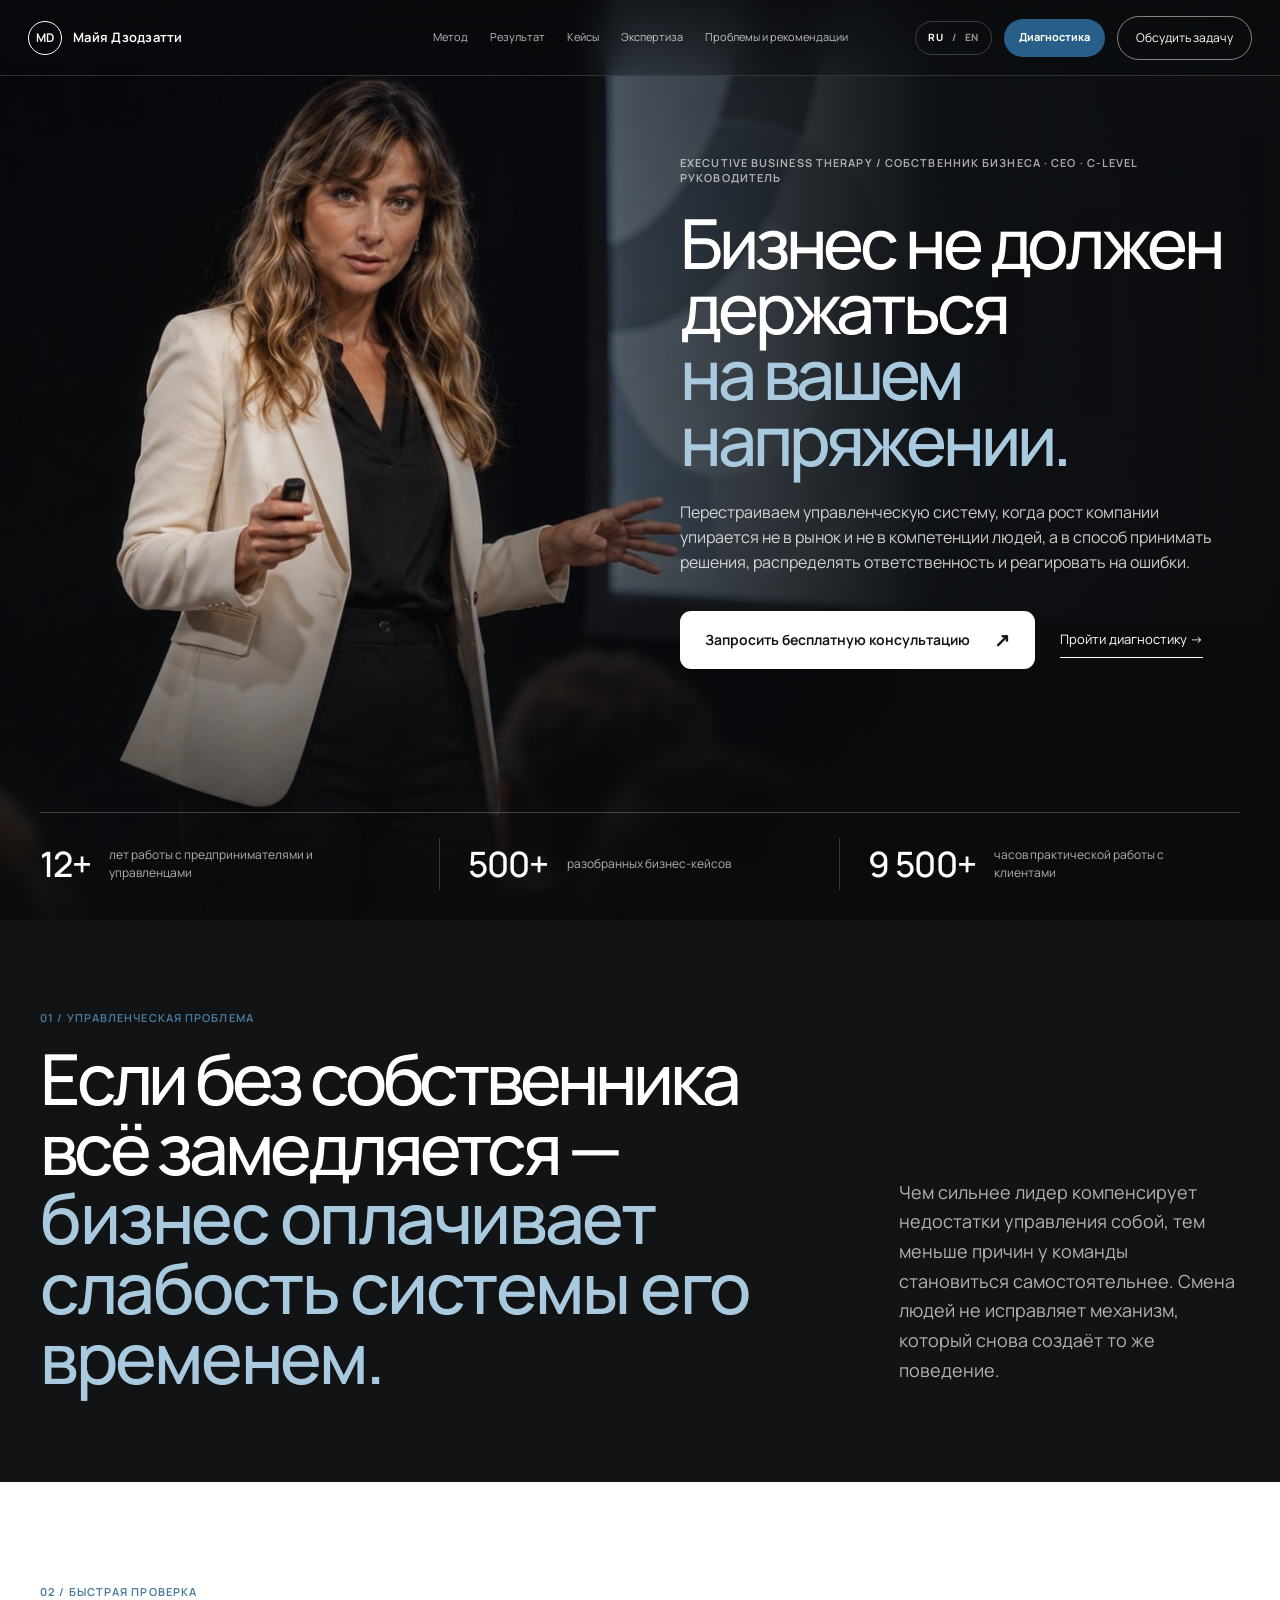
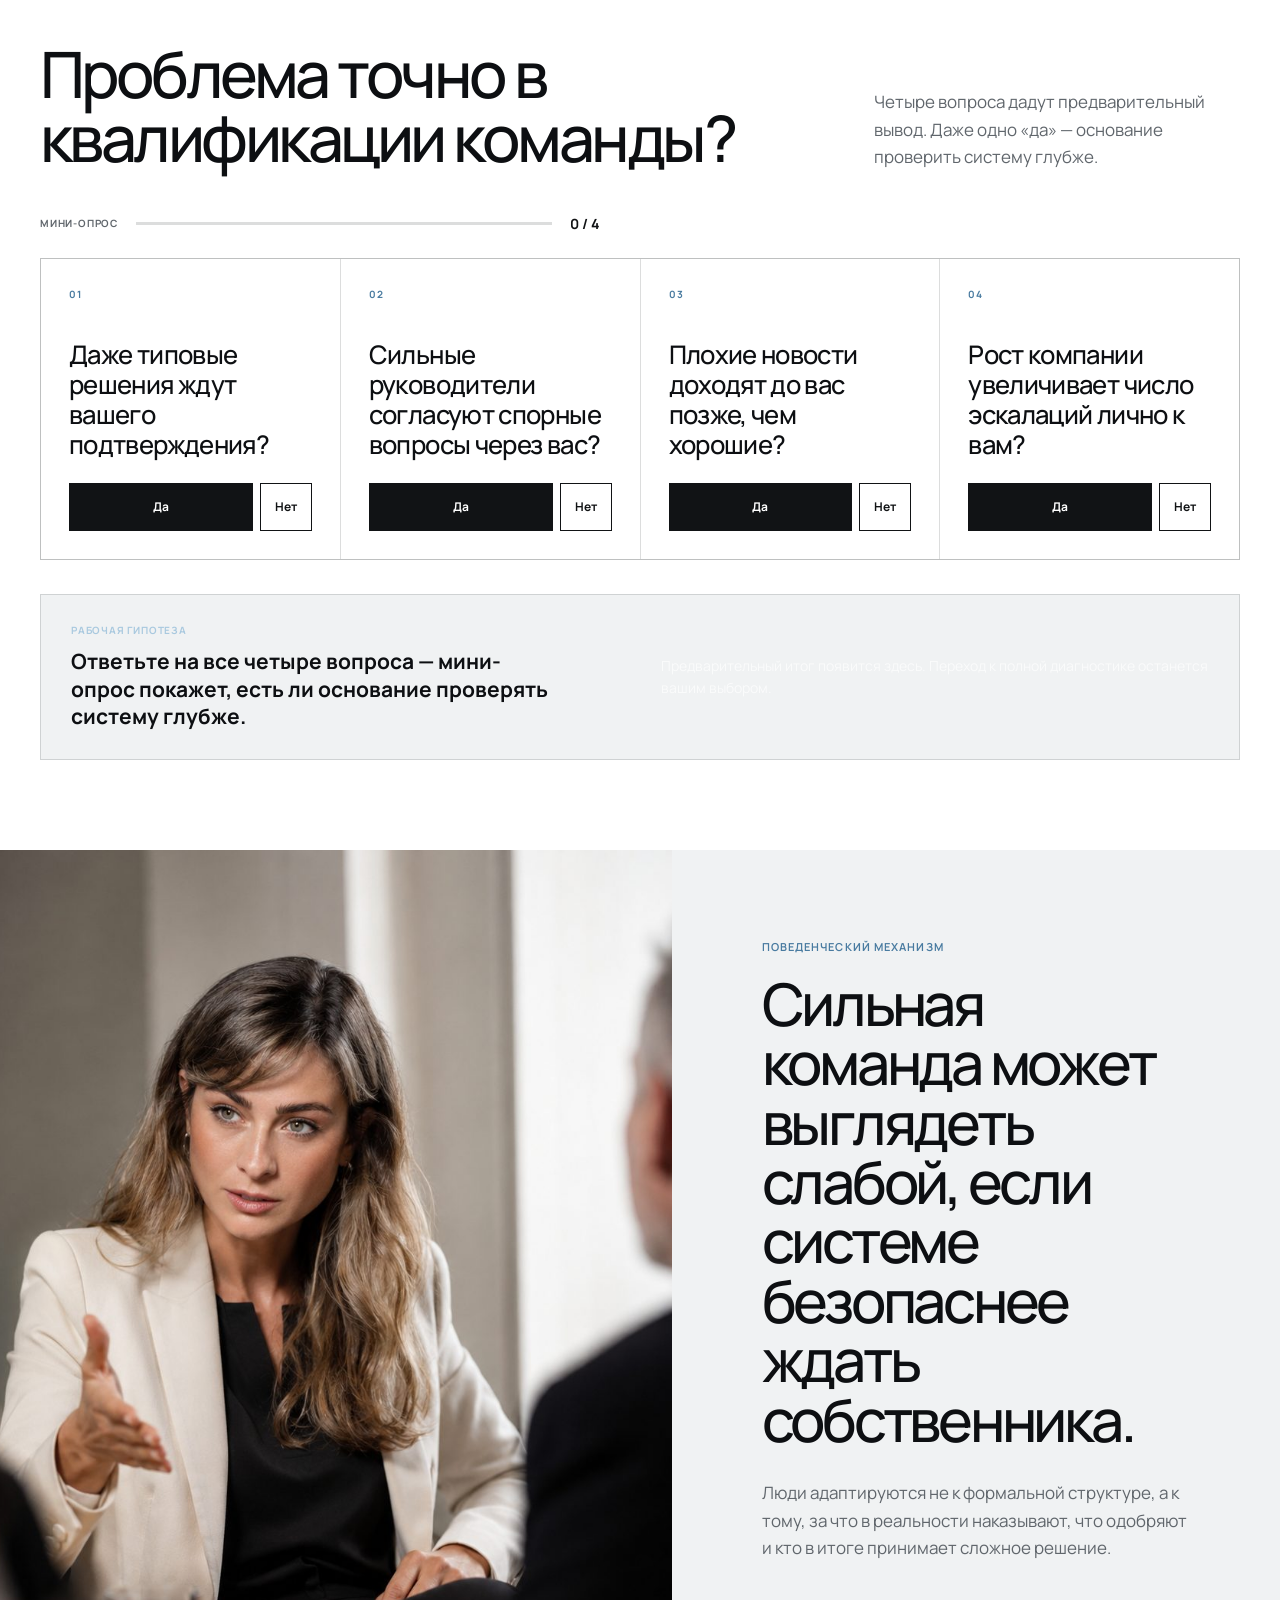
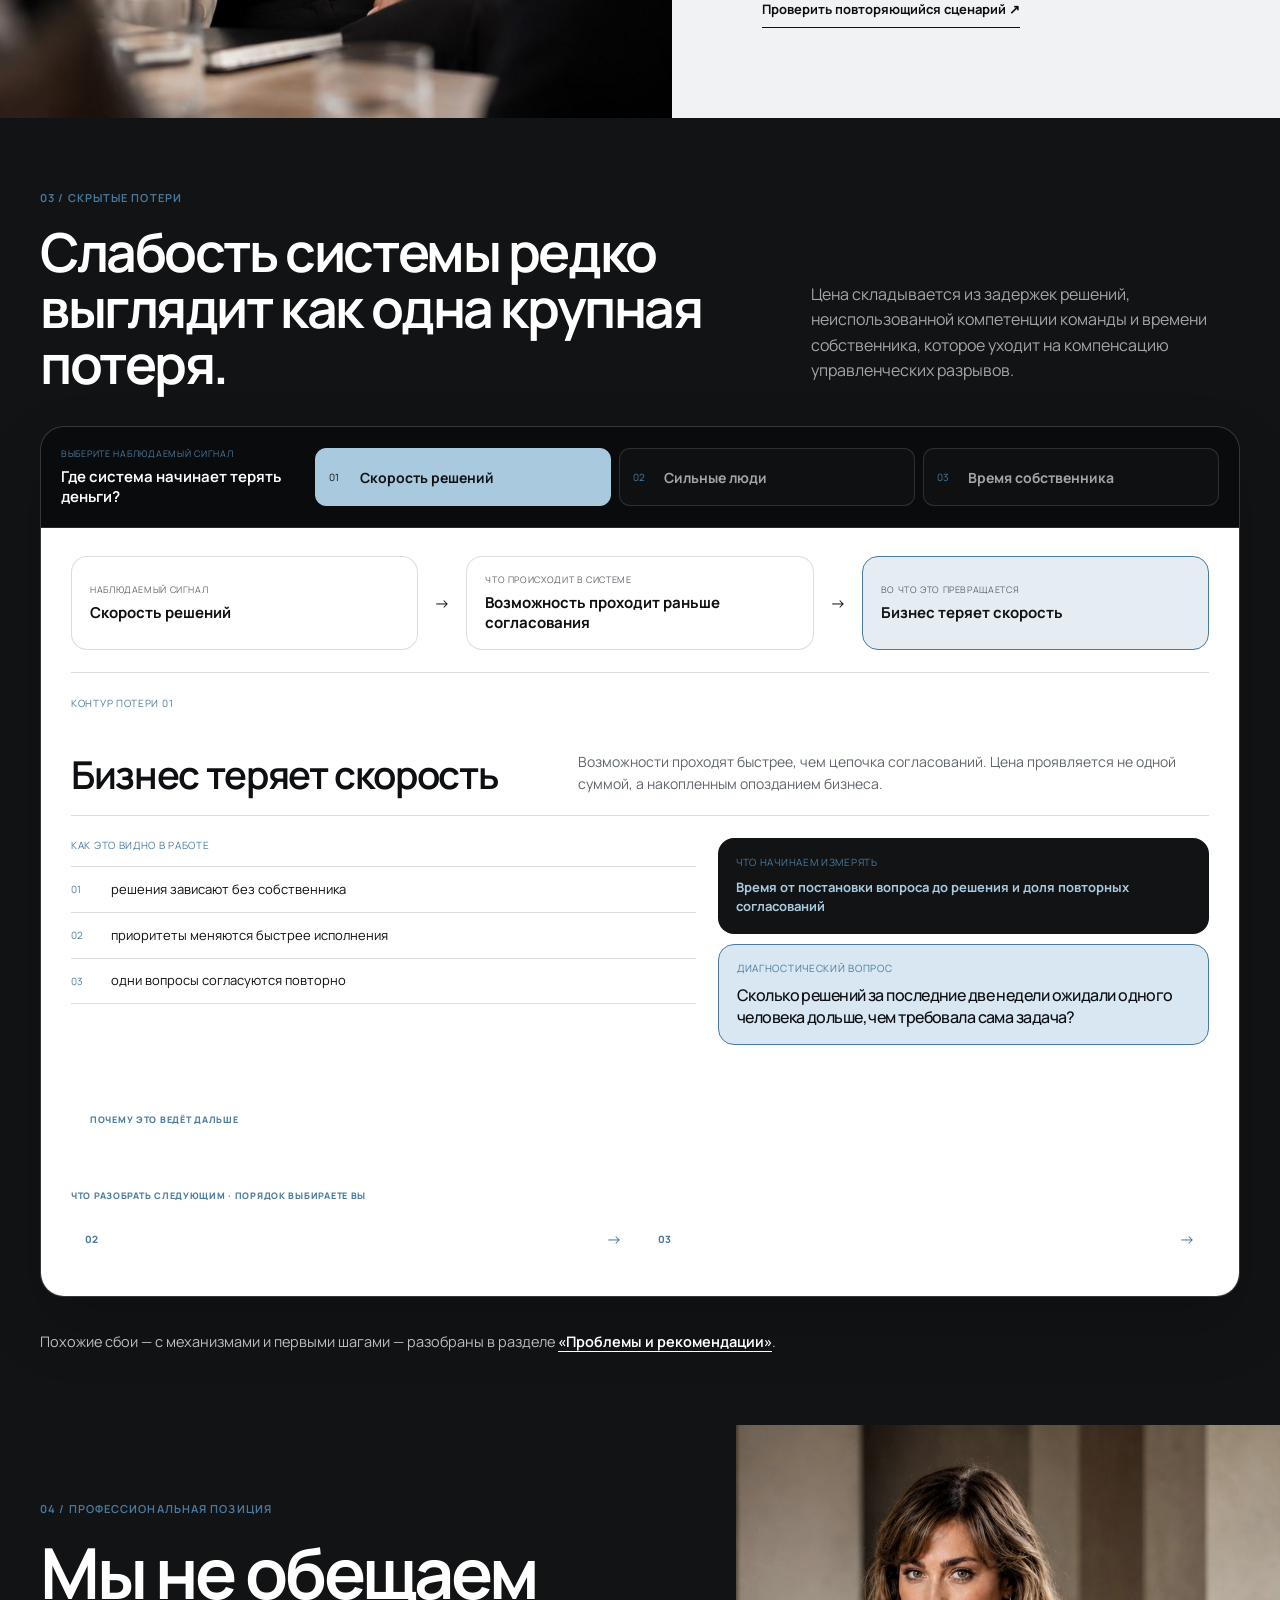
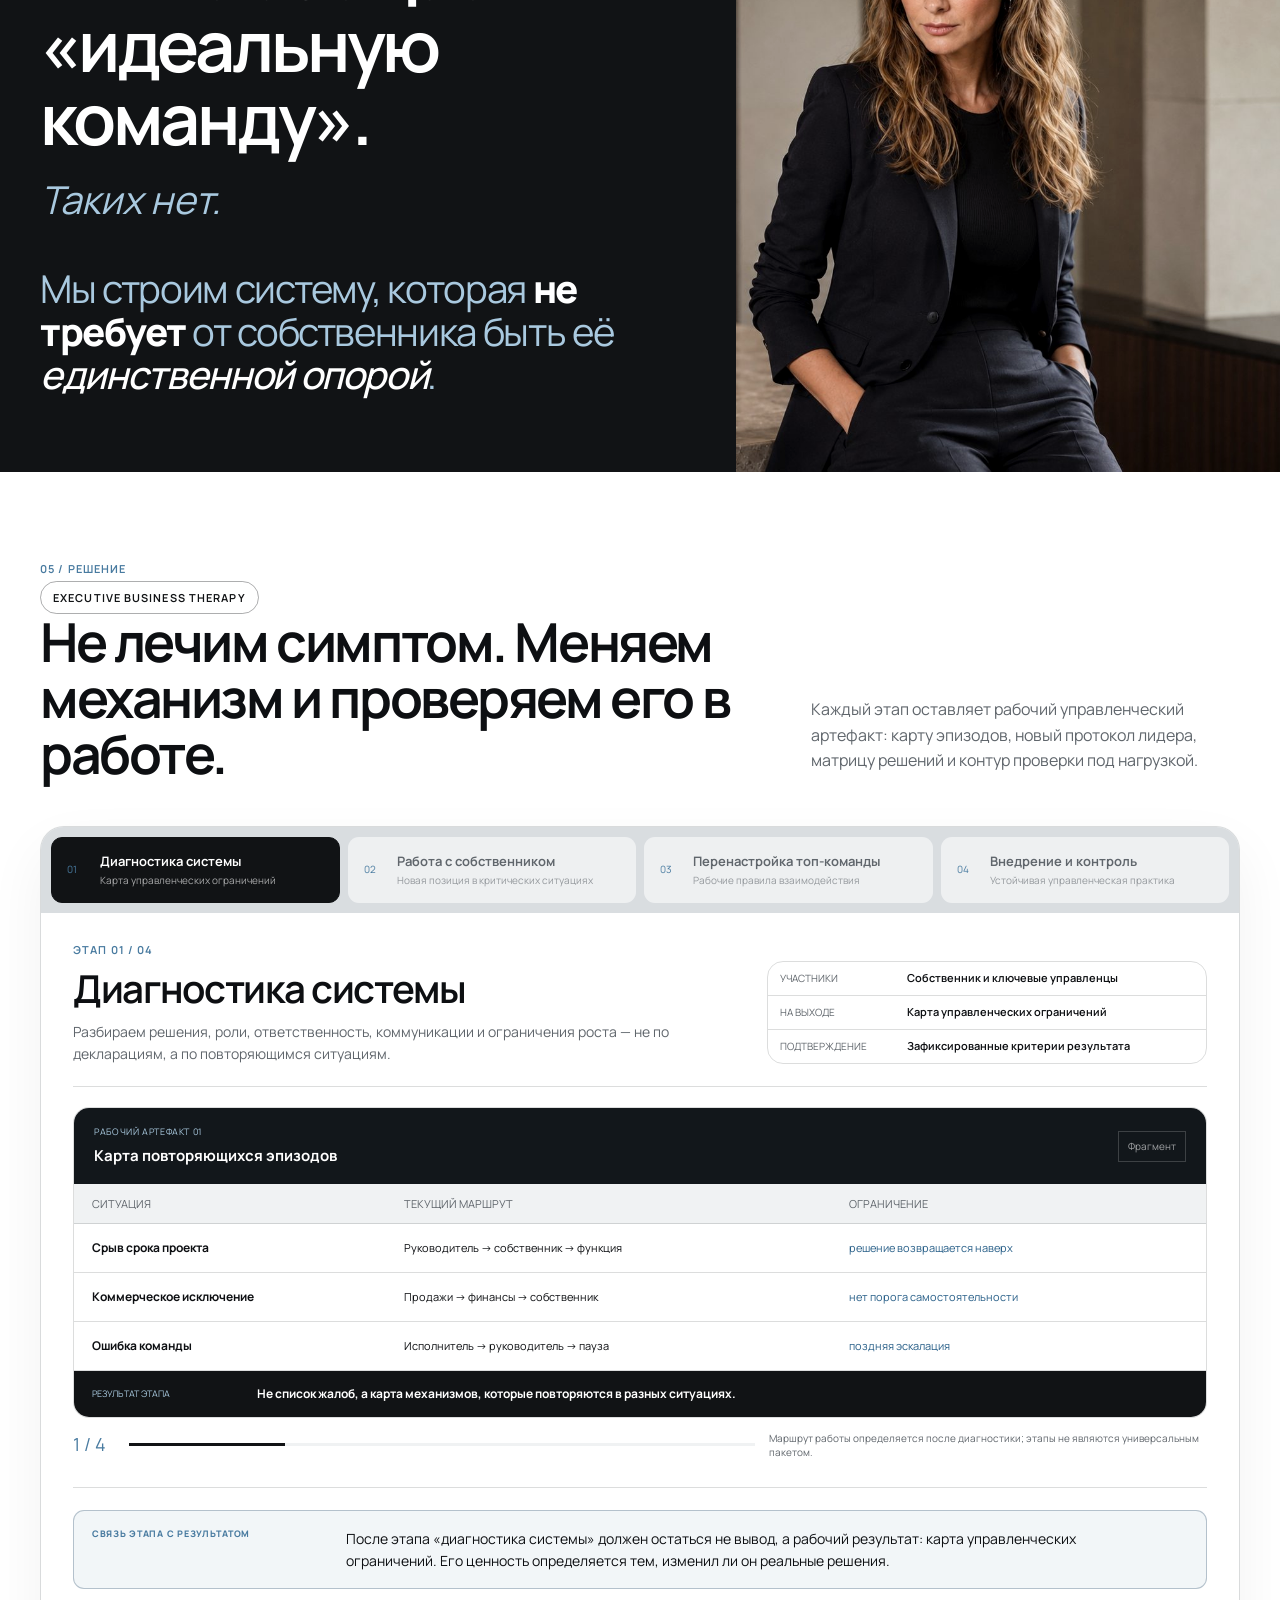
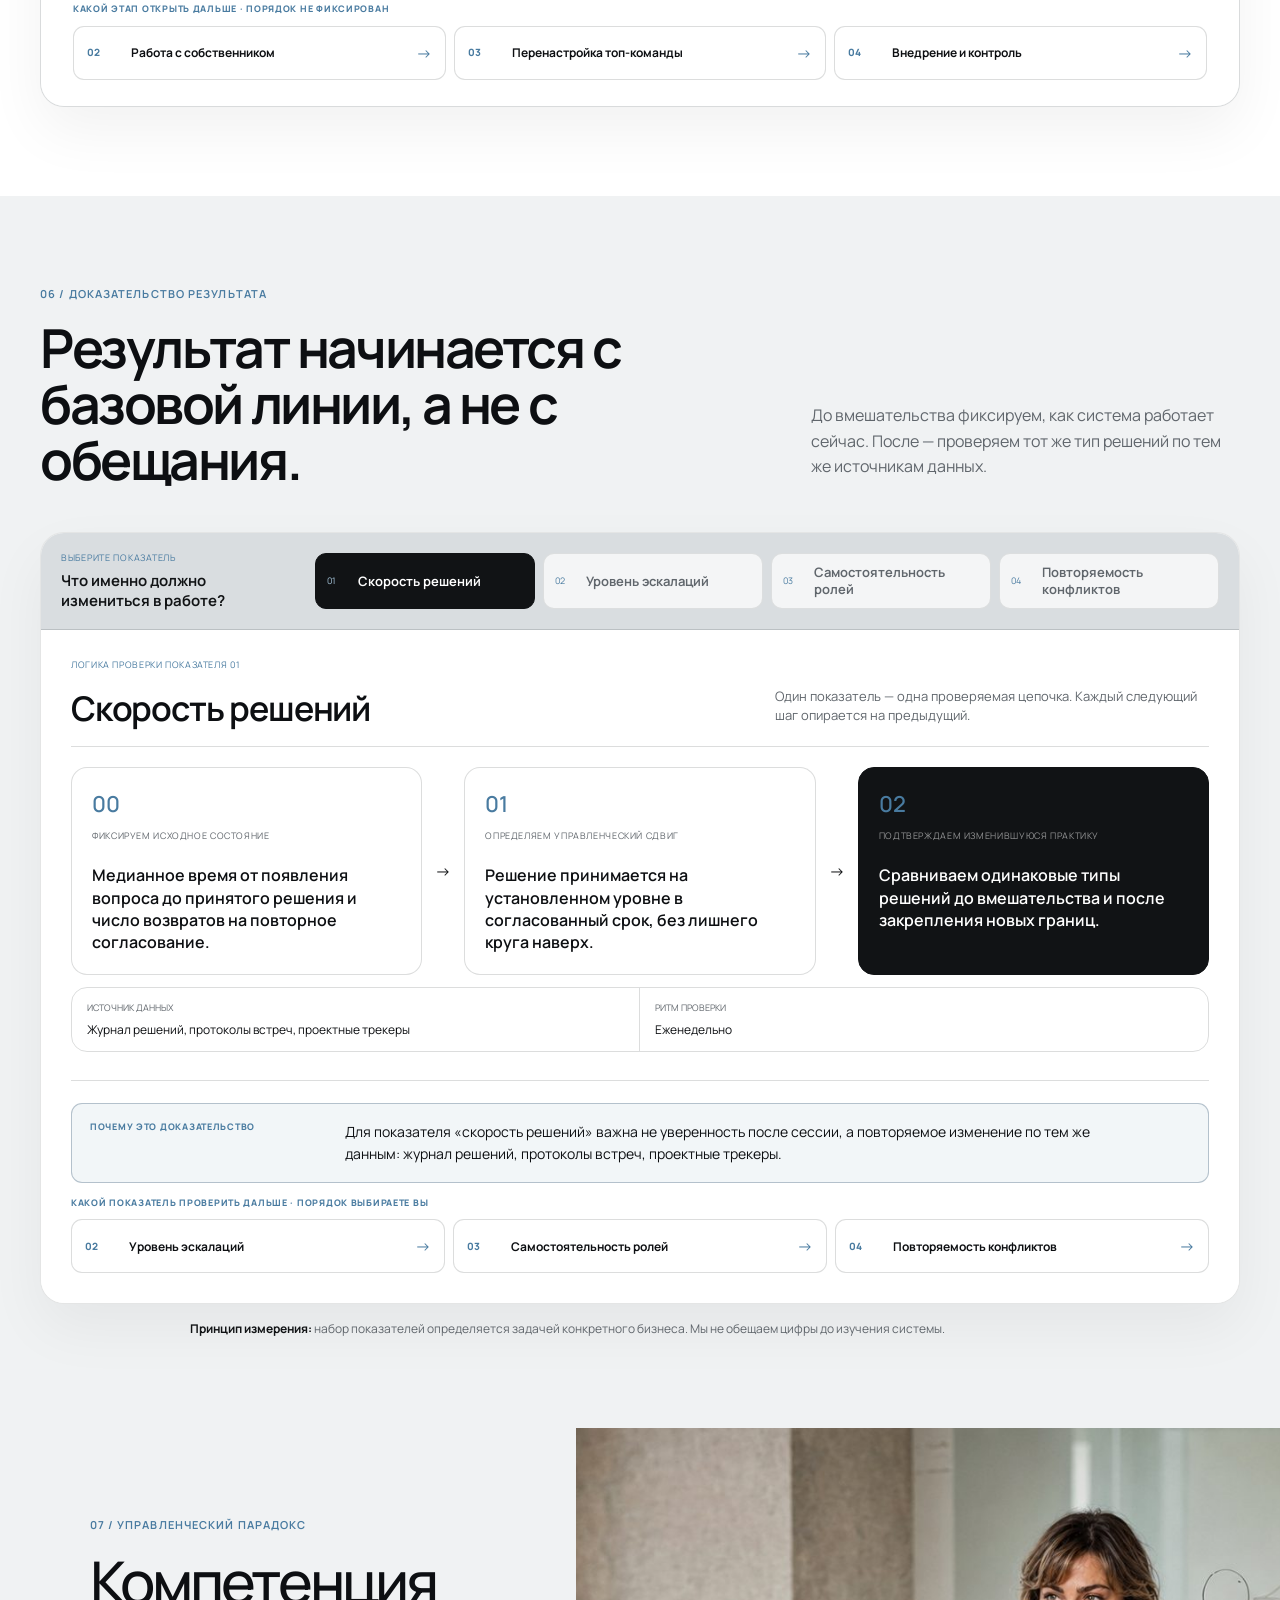
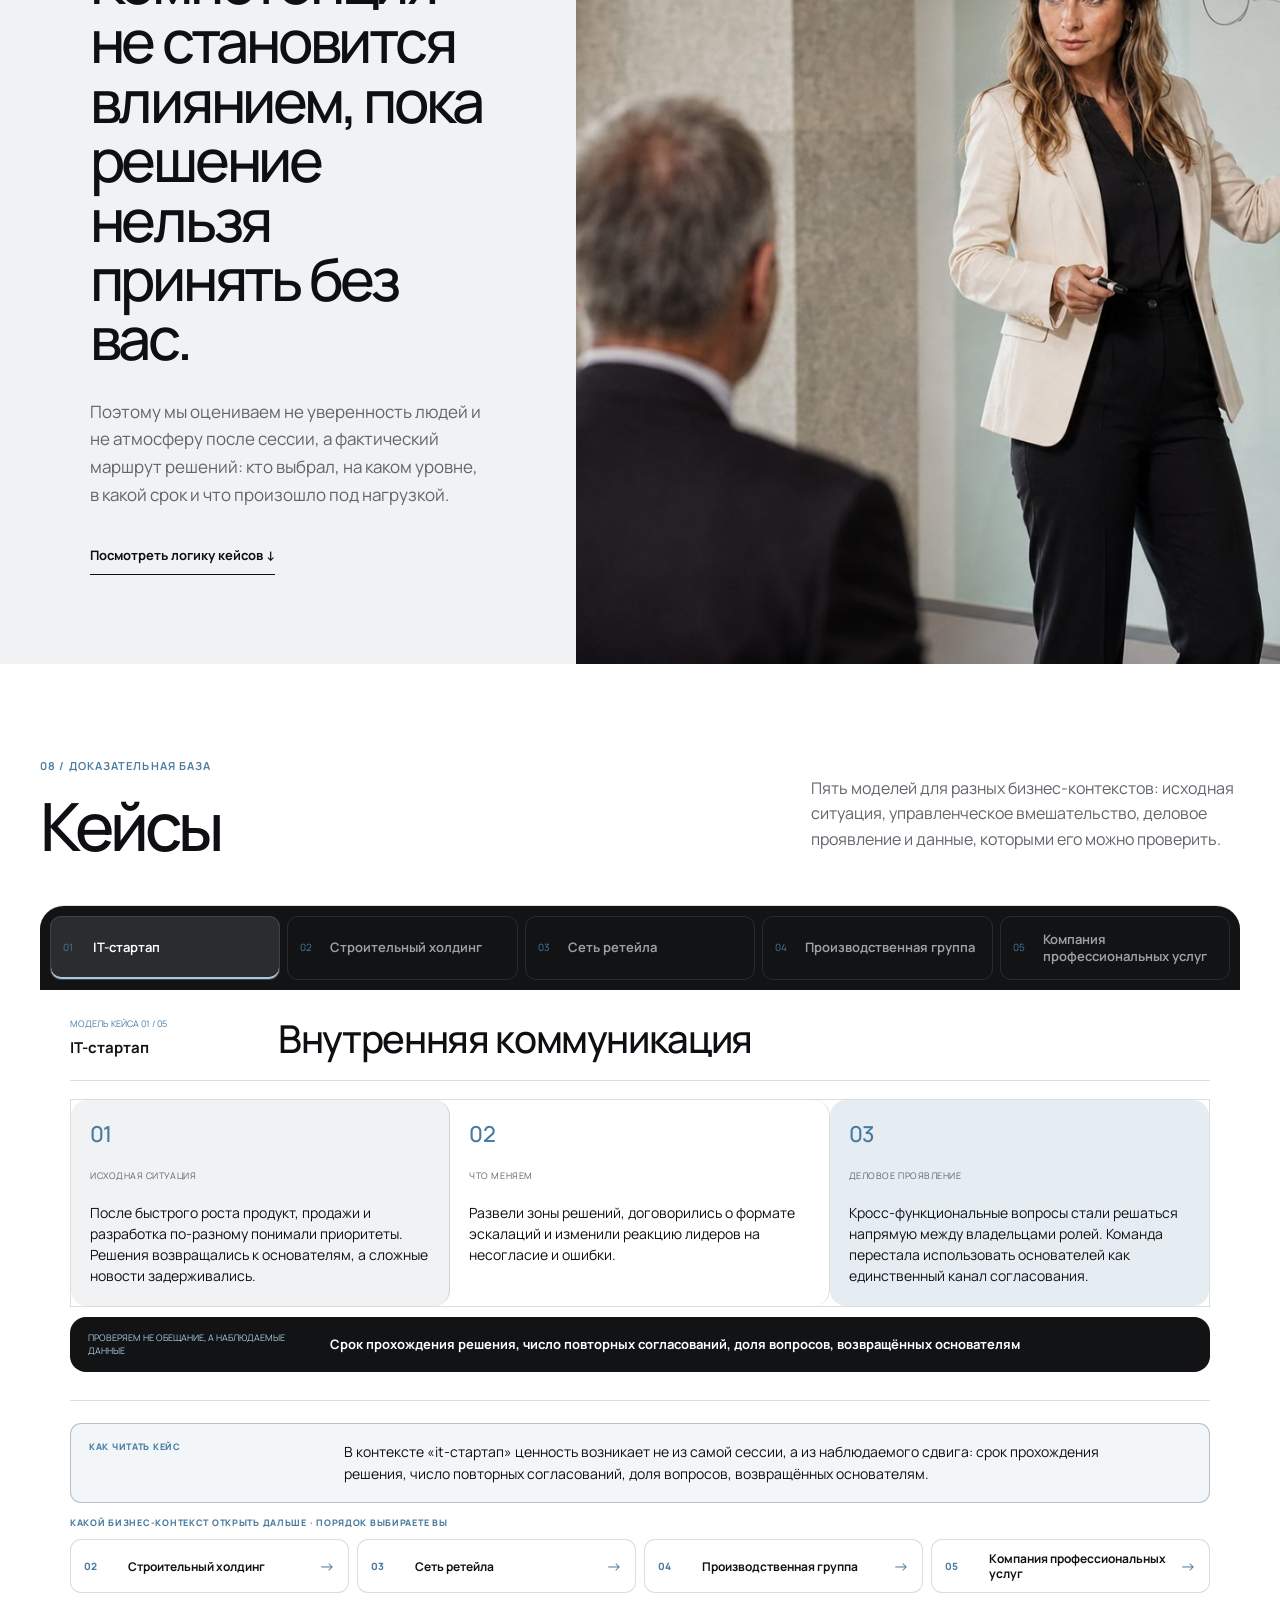
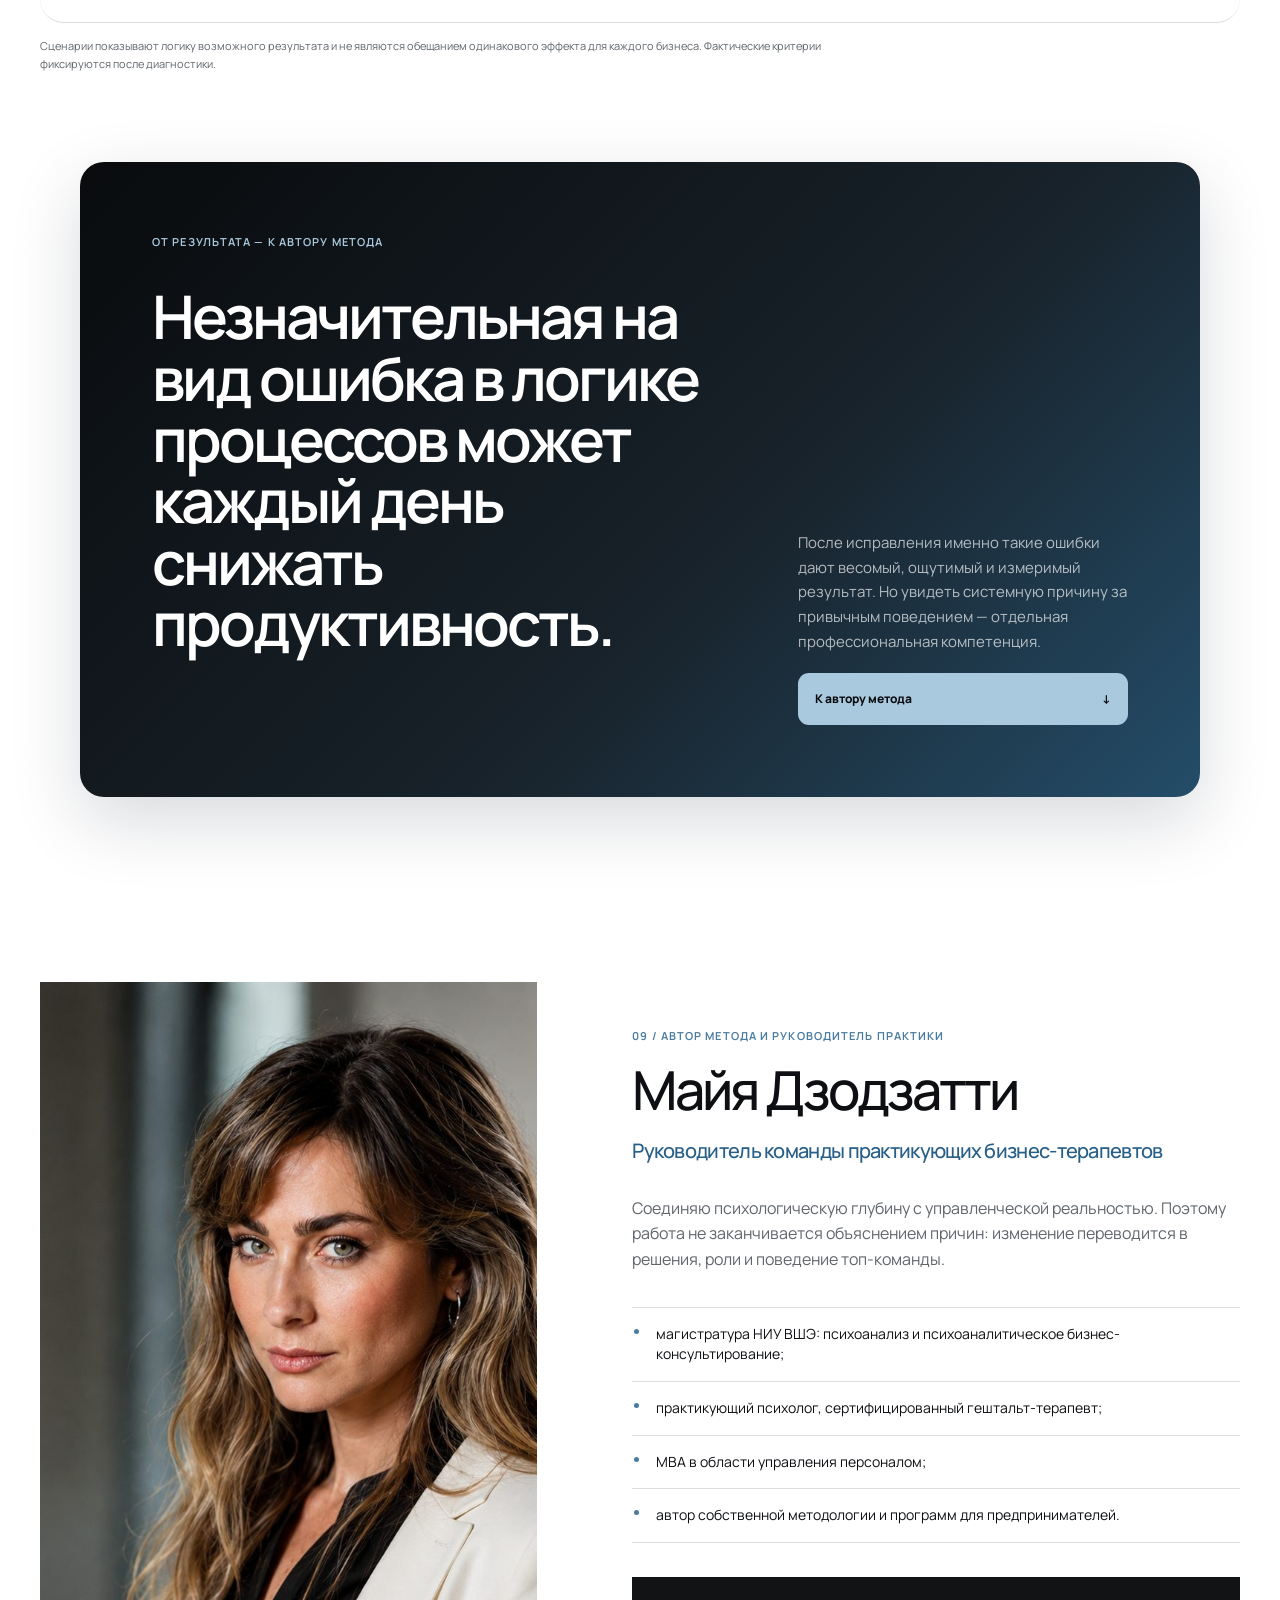
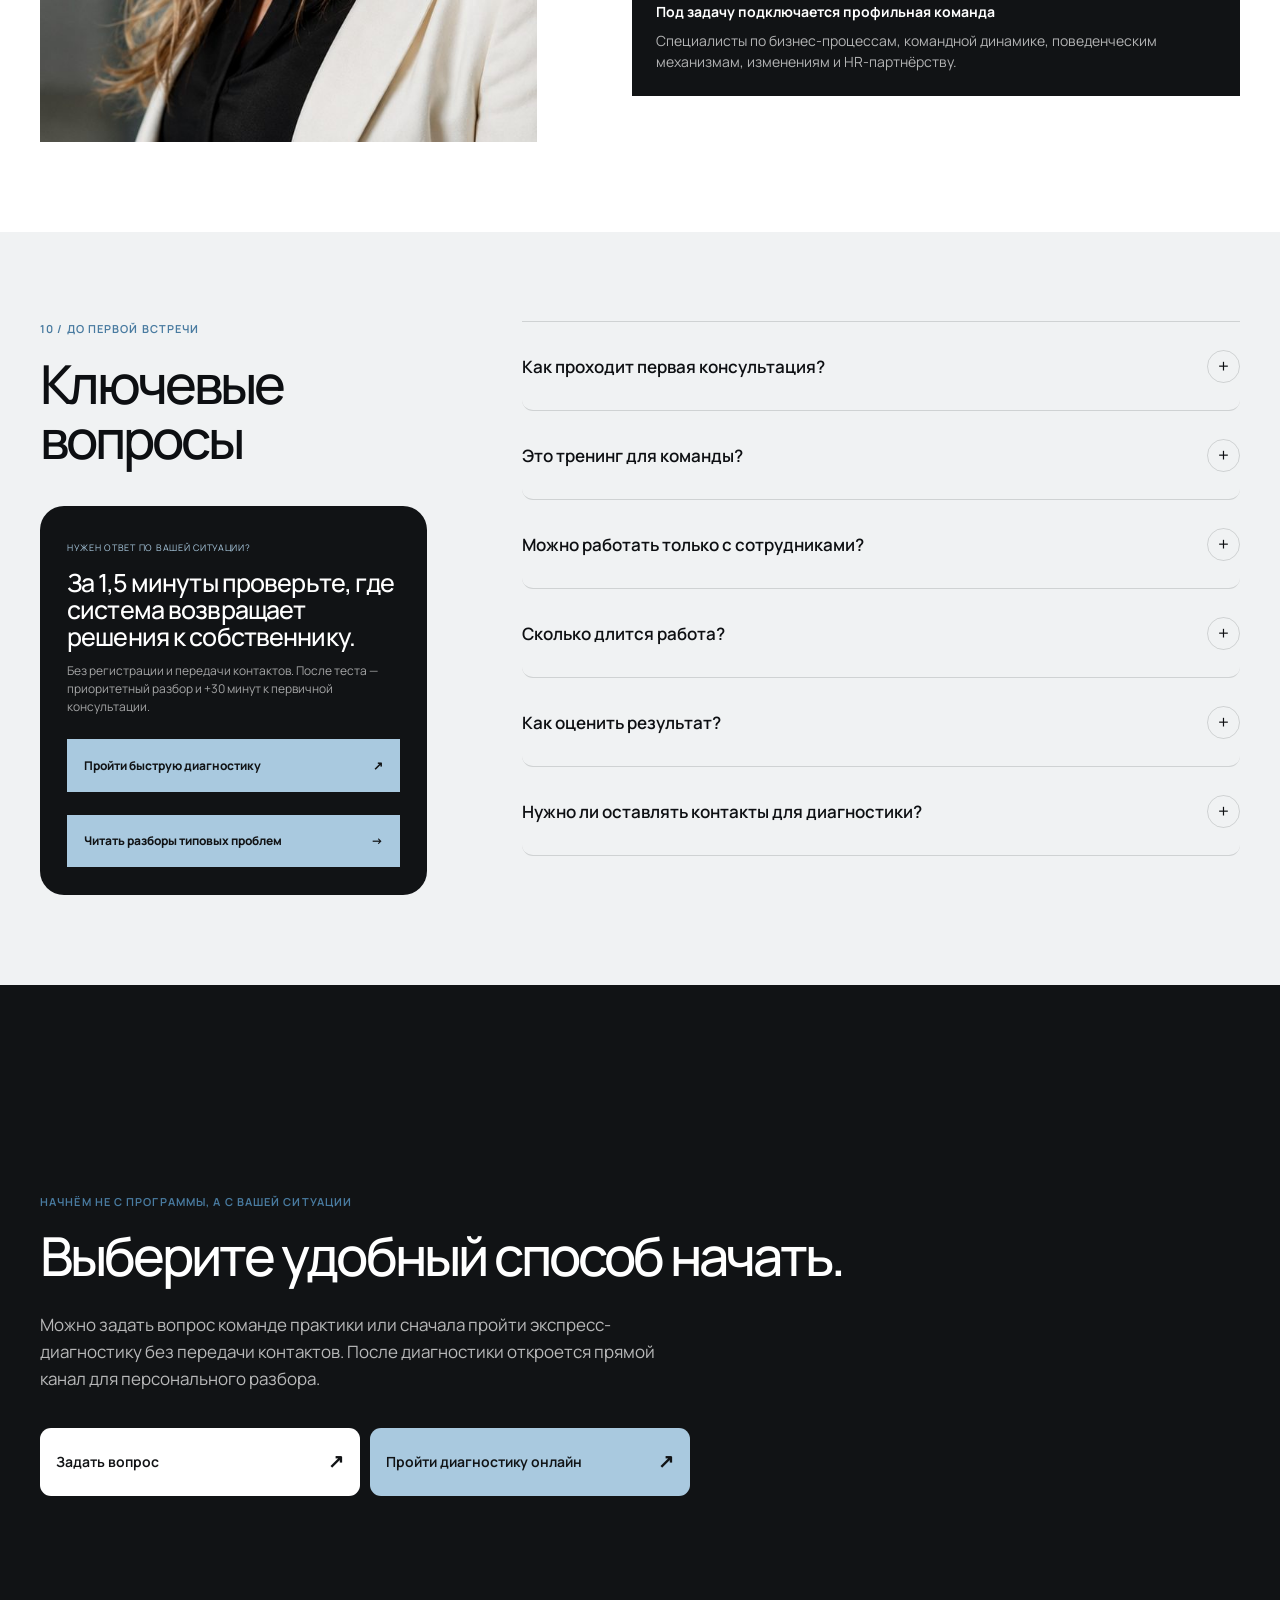
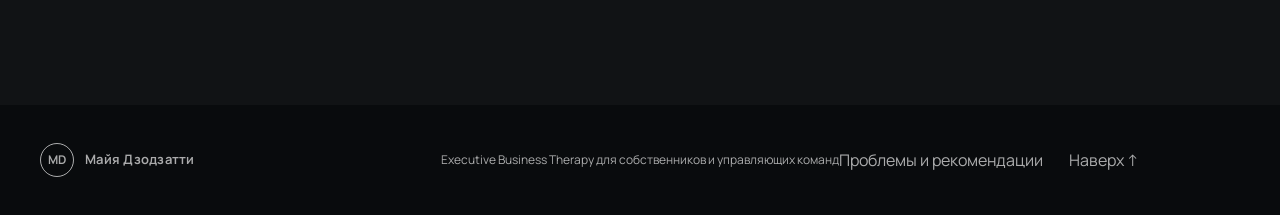
<file: index.html>
<!DOCTYPE html><html lang="ru" data-theme="mono"><head><meta charSet="utf-8"/><meta name="viewport" content="width=device-width, initial-scale=1"/><link rel="preload" as="image" href="/assets/maya-stage.jpg"/><link rel="preload" as="image" href="/assets/maya-session.jpg"/><link rel="preload" as="image" href="/assets/maya-principle-new.jpg"/><link rel="preload" as="image" href="/assets/maya-workshop-new.jpg"/><link rel="preload" as="image" href="/assets/maya-portrait.jpg"/><link rel="stylesheet" href="/_next/static/chunks/0wo7thg4n67lb.css" data-precedence="next"/><link rel="preload" as="script" fetchPriority="low" href="/_next/static/chunks/15xrurgzs99gv.js"/><script src="/_next/static/chunks/0dgq26a5_oy.a.js" async=""></script><script src="/_next/static/chunks/0-pj5.i7jc7pm.js" async=""></script><script src="/_next/static/chunks/17l.~xc6lfpbi.js" async=""></script><script src="/_next/static/chunks/turbopack-0ng82xcnl-_ml.js" async=""></script><script src="/_next/static/chunks/01xlw8hd842-c.js" async=""></script><script src="/_next/static/chunks/0_t29vi~hh.tn.js" async=""></script><script src="/_next/static/chunks/05-7e8hu4rnga.js" async=""></script><script src="/_next/static/chunks/0k-k7x4u16-a1.js" async=""></script><link rel="preload" href="https://fonts.googleapis.com/css2?family=Manrope:wght@400;500;600;650;700;800&amp;display=swap" as="style"/><link rel="preconnect" href="https://fonts.googleapis.com"/><link rel="preconnect" href="https://fonts.gstatic.com" crossorigin="anonymous"/><title>Майя Дзодзатти — бизнес-терапия для собственников</title><meta name="description" content="Перестройка управленческой системы через собственника и топ-команду: диагностика, новые правила решений и внедрение изменений."/><link href="https://fonts.googleapis.com/css2?family=Manrope:wght@400;500;600;650;700;800&amp;display=swap" rel="stylesheet"/><script src="/_next/static/chunks/03~yq9q893hmn.js" noModule=""></script></head><body class="antialiased" style="--font-site-sans:&#x27;Manrope&#x27;"><div hidden=""><!--$--><!--/$--></div><main><header class="site-header"><a class="brand" href="#top" aria-label="На начало страницы"><span class="brand-mark">MD</span><span>Майя Дзодзатти</span></a><nav aria-label="Навигация по странице"><a href="#format">Метод</a><a href="#result">Результат</a><a href="#cases">Кейсы</a><a href="#about">Экспертиза</a><a href="/insights">Проблемы и рекомендации</a></nav><div class="header-actions"><div class="language-switcher" aria-label="Выбор языка"><a aria-current="page" href="/">RU</a><span aria-hidden="true">/</span><a href="/en/">EN</a></div><a class="header-diagnostic" href="/diagnostic">Диагностика</a><a class="header-cta" href="https://t.me/valeria_preuss?text=%D0%97%D0%B4%D1%80%D0%B0%D0%B2%D1%81%D1%82%D0%B2%D1%83%D0%B9%D1%82%D0%B5%21%20%D0%A5%D0%BE%D1%87%D1%83%20%D0%B7%D0%B0%D0%BF%D0%B8%D1%81%D0%B0%D1%82%D1%8C%D1%81%D1%8F%20%D0%BD%D0%B0%20%D0%BF%D0%B5%D1%80%D0%B2%D0%B8%D1%87%D0%BD%D1%83%D1%8E%20%D0%BA%D0%BE%D0%BD%D1%81%D1%83%D0%BB%D1%8C%D1%82%D0%B0%D1%86%D0%B8%D1%8E%20%D0%BA%20%D0%9C%D0%B0%D0%B9%D0%B5%20%D0%94%D0%B7%D0%BE%D0%B4%D0%B7%D0%B0%D1%82%D1%82%D0%B8.%20%D0%9F%D0%BE%D0%B4%D1%81%D0%BA%D0%B0%D0%B6%D0%B8%D1%82%D0%B5%2C%20%D0%BF%D0%BE%D0%B6%D0%B0%D0%BB%D1%83%D0%B9%D1%81%D1%82%D0%B0%2C%20%D0%B4%D0%BE%D1%81%D1%82%D1%83%D0%BF%D0%BD%D0%BE%D0%B5%20%D0%B2%D1%80%D0%B5%D0%BC%D1%8F%20%D0%B4%D0%BB%D1%8F%20%D0%B7%D0%B0%D0%BF%D0%B8%D1%81%D0%B8." target="_blank" rel="noreferrer">Обсудить задачу</a></div></header><section class="hero" id="top"><div class="hero-media" aria-hidden="true"><img src="/assets/maya-stage.jpg" alt=""/><div class="hero-shade"></div></div><div class="hero-copy" data-reveal="true"><p class="eyebrow">Executive Business Therapy / собственник бизнеса · CEO · C-level руководитель</p><h1>Бизнес не должен держаться <span>на вашем напряжении.</span></h1><p class="hero-lead">Перестраиваем управленческую систему, когда рост компании упирается не в рынок и не в компетенции людей, а в способ принимать решения, распределять ответственность и реагировать на ошибки.</p><div class="hero-actions"><a class="button button-primary" href="https://t.me/valeria_preuss?text=%D0%97%D0%B4%D1%80%D0%B0%D0%B2%D1%81%D1%82%D0%B2%D1%83%D0%B9%D1%82%D0%B5%21%20%D0%A5%D0%BE%D1%87%D1%83%20%D0%B7%D0%B0%D0%BF%D0%B8%D1%81%D0%B0%D1%82%D1%8C%D1%81%D1%8F%20%D0%BD%D0%B0%20%D0%BF%D0%B5%D1%80%D0%B2%D0%B8%D1%87%D0%BD%D1%83%D1%8E%20%D0%BA%D0%BE%D0%BD%D1%81%D1%83%D0%BB%D1%8C%D1%82%D0%B0%D1%86%D0%B8%D1%8E%20%D0%BA%20%D0%9C%D0%B0%D0%B9%D0%B5%20%D0%94%D0%B7%D0%BE%D0%B4%D0%B7%D0%B0%D1%82%D1%82%D0%B8.%20%D0%9F%D0%BE%D0%B4%D1%81%D0%BA%D0%B0%D0%B6%D0%B8%D1%82%D0%B5%2C%20%D0%BF%D0%BE%D0%B6%D0%B0%D0%BB%D1%83%D0%B9%D1%81%D1%82%D0%B0%2C%20%D0%B4%D0%BE%D1%81%D1%82%D1%83%D0%BF%D0%BD%D0%BE%D0%B5%20%D0%B2%D1%80%D0%B5%D0%BC%D1%8F%20%D0%B4%D0%BB%D1%8F%20%D0%B7%D0%B0%D0%BF%D0%B8%D1%81%D0%B8." target="_blank" rel="noreferrer">Запросить бесплатную консультацию <span>↗</span></a><a class="text-link" href="/diagnostic">Пройти диагностику →</a></div></div><div class="proof-strip" data-reveal="true"><div><strong>12+</strong><span>лет работы с предпринимателями и управленцами</span></div><div><strong>500+</strong><span>разобранных бизнес-кейсов</span></div><div><strong>9 500+</strong><span>часов практической работы с клиентами</span></div></div></section><section class="manifesto section-dark" data-reveal="true"><p class="section-index">01 / управленческая проблема</p><blockquote>Если без собственника всё замедляется — <em>бизнес оплачивает слабость системы его временем.</em></blockquote><p>Чем сильнее лидер компенсирует недостатки управления собой, тем меньше причин у команды становиться самостоятельнее. Смена людей не исправляет механизм, который снова создаёт то же поведение.</p></section><section class="entry-diagnostic section-light" id="diagnostic"><div class="entry-heading"><p class="section-index">02 / быстрая проверка</p><h2>Проблема точно в квалификации команды?</h2><p>Четыре вопроса дадут предварительный вывод. Даже одно «да» — основание проверить систему глубже.</p></div><div class="entry-mini-progress"><span>Мини-опрос</span><i><b style="width:0%"></b></i><strong>0<!-- --> / <!-- -->4</strong></div><div class="entry-question-grid"><article class=""><span>0<!-- -->1</span><h3>Даже типовые решения ждут вашего подтверждения?</h3><div role="group" aria-label="Ответ на вопрос 1"><button type="button" aria-pressed="false">Да</button><button type="button" aria-pressed="false">Нет</button></div></article><article class=""><span>0<!-- -->2</span><h3>Сильные руководители согласуют спорные вопросы через вас?</h3><div role="group" aria-label="Ответ на вопрос 2"><button type="button" aria-pressed="false">Да</button><button type="button" aria-pressed="false">Нет</button></div></article><article class=""><span>0<!-- -->3</span><h3>Плохие новости доходят до вас позже, чем хорошие?</h3><div role="group" aria-label="Ответ на вопрос 3"><button type="button" aria-pressed="false">Да</button><button type="button" aria-pressed="false">Нет</button></div></article><article class=""><span>0<!-- -->4</span><h3>Рост компании увеличивает число эскалаций лично к вам?</h3><div role="group" aria-label="Ответ на вопрос 4"><button type="button" aria-pressed="false">Да</button><button type="button" aria-pressed="false">Нет</button></div></article></div><div class="entry-conclusion entry-conclusion-pending" aria-live="polite"><div><small>Рабочая гипотеза</small><strong>Ответьте на все четыре вопроса — мини-опрос покажет, есть ли основание проверять систему глубже.</strong></div><p>Предварительный итог появится здесь. Переход к полной диагностике останется вашим выбором.</p></div></section><section class="editorial-photo editorial-photo-a"><div class="editorial-photo-media"><img src="/assets/maya-session.jpg" alt="Рабочая сессия Майи с управленческой командой"/></div><div class="editorial-photo-copy"><p class="section-index">Поведенческий механизм</p><h2>Сильная команда может выглядеть слабой, если системе безопаснее ждать собственника.</h2><p>Люди адаптируются не к формальной структуре, а к тому, за что в реальности наказывают, что одобряют и кто в итоге принимает сложное решение.</p><a href="/diagnostic">Проверить повторяющийся сценарий <span>↗</span></a></div></section><section class="loss-section section-dark" id="losses"><div class="section-heading split-heading" data-reveal="true"><div><p class="section-index">03 / скрытые потери</p><h2>Слабость системы редко выглядит как одна крупная потеря.</h2></div><p>Цена складывается из задержек решений, неиспользованной компетенции команды и времени собственника, которое уходит на компенсацию управленческих разрывов.</p></div><div class="loss-workbench" data-reveal="true"><div class="loss-selector "><div><small>Выберите наблюдаемый сигнал</small><strong>Где система начинает терять деньги?</strong></div><div class="loss-channels" role="tablist" aria-label="Контуры скрытых потерь"><button type="button" role="tab" aria-selected="true" class="is-active"><span>0<!-- -->1</span><div><strong>Скорость решений</strong></div></button><button type="button" role="tab" aria-selected="false" class=""><span>0<!-- -->2</span><div><strong>Сильные люди</strong></div></button><button type="button" role="tab" aria-selected="false" class=""><span>0<!-- -->3</span><div><strong>Время собственника</strong></div></button></div></div><div class="loss-inspector" id="loss-detail" role="tabpanel" aria-live="polite"><div class="loss-route" aria-label="Логика выбранной скрытой потери"><article><small>Наблюдаемый сигнал</small><strong>Скорость решений</strong></article><i>→</i><article><small>Что происходит в системе</small><strong>Возможность проходит раньше согласования</strong></article><i>→</i><article class="is-loss"><small>Во что это превращается</small><strong>Бизнес теряет скорость</strong></article></div><div class="loss-inspector-head"><small>Контур потери 0<!-- -->1</small><h3>Бизнес теряет скорость</h3><p>Возможности проходят быстрее, чем цепочка согласований. Цена проявляется не одной суммой, а накопленным опозданием бизнеса.</p></div><div class="loss-evidence-grid"><div class="loss-signs"><small>Как это видно в работе</small><div><span>0<!-- -->1</span><p>решения зависают без собственника</p></div><div><span>0<!-- -->2</span><p>приоритеты меняются быстрее исполнения</p></div><div><span>0<!-- -->3</span><p>одни вопросы согласуются повторно</p></div></div><div class="loss-evidence-side"><div class="loss-measure"><small>Что начинаем измерять</small><strong>Время от постановки вопроса до решения и доля повторных согласований</strong></div><div class="loss-question"><small>Диагностический вопрос</small><p>Сколько решений за последние две недели ожидали одного человека дольше, чем требовала сама задача?</p></div></div></div><div class="reading-continuation"><div class="reading-bridge"><small>Почему это ведёт дальше</small><p>Контур «<!-- -->скорость решений<!-- -->» показывает цену симптома. Но устойчивое изменение начинается только там, где меняется механизм, который снова создаёт эту потерю.</p></div><div class="remaining-choices"><small>Что разобрать следующим · порядок выбираете вы</small><div><button type="button"><span>0<!-- -->2</span><strong>Сильные люди</strong><i>→</i></button><button type="button"><span>0<!-- -->3</span><strong>Время собственника</strong><i>→</i></button></div></div></div></div></div><p class="insights-inline" data-reveal="true">Похожие сбои — с механизмами и первыми шагами — разобраны в разделе <a href="/insights">«Проблемы и рекомендации»</a>.</p></section><section class="principle-photo" id="principle"><div class="principle-photo-copy"><p class="section-index">04 / профессиональная позиция</p><h2>Мы не обещаем «идеальную команду».</h2><p class="principle-aside">Таких нет.</p><p>Мы строим систему, которая <strong>не требует</strong> от собственника быть её <em>единственной опорой</em>.</p></div><div class="principle-photo-media"><img src="/assets/maya-principle-new.jpg" alt="Майя Дзодзатти"/></div></section><section class="offer section-light" id="format"><div class="section-heading split-heading" data-reveal="true"><div><p class="section-index">05 / решение</p><p class="offer-label">Executive Business Therapy</p><h2>Не лечим симптом. Меняем механизм и проверяем его в работе.</h2></div><p>Каждый этап оставляет рабочий управленческий артефакт: карту эпизодов, новый протокол лидера, матрицу решений и контур проверки под нагрузкой.</p></div><div class="method-console" data-reveal="true"><div class="method-index " role="tablist" aria-label="Этапы работы"><button type="button" role="tab" aria-selected="true" class="is-active"><span>01</span><div><strong>Диагностика системы</strong><small>Карта управленческих ограничений</small></div><i>→</i></button><button type="button" role="tab" aria-selected="false" class=""><span>02</span><div><strong>Работа с собственником</strong><small>Новая позиция в критических ситуациях</small></div><i>→</i></button><button type="button" role="tab" aria-selected="false" class=""><span>03</span><div><strong>Перенастройка топ-команды</strong><small>Рабочие правила взаимодействия</small></div><i>→</i></button><button type="button" role="tab" aria-selected="false" class=""><span>04</span><div><strong>Внедрение и контроль</strong><small>Устойчивая управленческая практика</small></div><i>→</i></button></div><div class="method-panel" id="method-detail" role="tabpanel" aria-live="polite"><div class="method-panel-head"><div><p class="console-label">Этап <!-- -->01<!-- --> / 04</p><h3>Диагностика системы</h3><p>Разбираем решения, роли, ответственность, коммуникации и ограничения роста — не по декларациям, а по повторяющимся ситуациям.</p></div><dl><div><dt>Участники</dt><dd>Собственник и ключевые управленцы</dd></div><div><dt>На выходе</dt><dd>Карта управленческих ограничений</dd></div><div><dt>Подтверждение</dt><dd>Зафиксированные критерии результата</dd></div></dl></div><div class="stage-artifact artifact-diagnostic" aria-label="Фрагмент карты повторяющихся управленческих эпизодов"><div class="artifact-head"><small>Рабочий артефакт 01</small><strong>Карта повторяющихся эпизодов</strong><span>Фрагмент</span></div><div class="episode-register"><div class="register-head"><span>Ситуация</span><span>Текущий маршрут</span><span>Ограничение</span></div><div><strong>Срыв срока проекта</strong><span>Руководитель → собственник → функция</span><em>решение возвращается наверх</em></div><div><strong>Коммерческое исключение</strong><span>Продажи → финансы → собственник</span><em>нет порога самостоятельности</em></div><div><strong>Ошибка команды</strong><span>Исполнитель → руководитель → пауза</span><em>поздняя эскалация</em></div></div><div class="artifact-output"><small>Результат этапа</small><strong>Не список жалоб, а карта механизмов, которые повторяются в разных ситуациях.</strong></div></div><div class="stage-progress" aria-label="Пройдено 1 из 4 этапов"><span>1<!-- --> / 4</span><i><b style="width:25%"></b></i><small>Маршрут работы определяется после диагностики; этапы не являются универсальным пакетом.</small></div><div class="reading-continuation"><div class="reading-bridge"><small>Связь этапа с результатом</small><p>После этапа «<!-- -->диагностика системы<!-- -->» должен остаться не вывод, а рабочий результат: <!-- -->карта управленческих ограничений<!-- -->. Его ценность определяется тем, изменил ли он реальные решения.</p></div><div class="remaining-choices"><small>Какой этап открыть дальше · порядок не фиксирован</small><div><button type="button"><span>02</span><strong>Работа с собственником</strong><i>→</i></button><button type="button"><span>03</span><strong>Перенастройка топ-команды</strong><i>→</i></button><button type="button"><span>04</span><strong>Внедрение и контроль</strong><i>→</i></button></div></div></div></div></div></section><section class="outcomes section-paper" id="result"><div class="section-heading split-heading" data-reveal="true"><div><p class="section-index">06 / доказательство результата</p><h2>Результат начинается с базовой линии, а не с обещания.</h2></div><p>До вмешательства фиксируем, как система работает сейчас. После — проверяем тот же тип решений по тем же источникам данных.</p></div><div class="measurement-protocol" data-reveal="true"><div class="metric-selector "><div><small>Выберите показатель</small><strong>Что именно должно измениться в работе?</strong></div><div class="metric-index" role="tablist" aria-label="Показатели результата"><button type="button" role="tab" aria-selected="true" class="is-active"><span>0<!-- -->1</span><div><strong>Скорость решений</strong></div></button><button type="button" role="tab" aria-selected="false" class=""><span>0<!-- -->2</span><div><strong>Уровень эскалаций</strong></div></button><button type="button" role="tab" aria-selected="false" class=""><span>0<!-- -->3</span><div><strong>Самостоятельность ролей</strong></div></button><button type="button" role="tab" aria-selected="false" class=""><span>0<!-- -->4</span><div><strong>Повторяемость конфликтов</strong></div></button></div></div><div class="metric-workbench"><div class="metric-panel" id="metric-detail" role="tabpanel" aria-live="polite"><div class="metric-panel-head"><small>Логика проверки показателя 0<!-- -->1</small><h3>Скорость решений</h3><p>Один показатель — одна проверяемая цепочка. Каждый следующий шаг опирается на предыдущий.</p></div><div class="metric-route" aria-label="Как проверяем изменение показателя Скорость решений"><article><span>00</span><small>Фиксируем исходное состояние</small><p>Медианное время от появления вопроса до принятого решения и число возвратов на повторное согласование.</p></article><i>→</i><article><span>01</span><small>Определяем управленческий сдвиг</small><p>Решение принимается на установленном уровне в согласованный срок, без лишнего круга наверх.</p></article><i>→</i><article class="is-proof"><span>02</span><small>Подтверждаем изменившуюся практику</small><p>Сравниваем одинаковые типы решений до вмешательства и после закрепления новых границ.</p></article></div><dl class="metric-evidence"><div><dt>Источник данных</dt><dd>Журнал решений, протоколы встреч, проектные трекеры</dd></div><div><dt>Ритм проверки</dt><dd>Еженедельно</dd></div></dl><div class="reading-continuation"><div class="reading-bridge"><small>Почему это доказательство</small><p>Для показателя «<!-- -->скорость решений<!-- -->» важна не уверенность после сессии, а повторяемое изменение по тем же данным: <!-- -->журнал решений, протоколы встреч, проектные трекеры<!-- -->.</p></div><div class="remaining-choices"><small>Какой показатель проверить дальше · порядок выбираете вы</small><div><button type="button"><span>0<!-- -->2</span><strong>Уровень эскалаций</strong><i>→</i></button><button type="button"><span>0<!-- -->3</span><strong>Самостоятельность ролей</strong><i>→</i></button><button type="button"><span>0<!-- -->4</span><strong>Повторяемость конфликтов</strong><i>→</i></button></div></div></div></div></div></div><p class="measurement-note" data-reveal="true"><strong>Принцип измерения:</strong> набор показателей определяется задачей конкретного бизнеса. Мы не обещаем цифры до изучения системы.</p></section><section class="editorial-photo editorial-photo-b" id="case-logic"><div class="editorial-photo-media"><img src="/assets/maya-workshop-new.jpg" alt="Майя Дзодзатти ведёт рабочую сессию руководителей"/></div><div class="editorial-photo-copy"><p class="section-index">07 / управленческий парадокс</p><h2>Компетенция не становится влиянием, пока решение нельзя принять без вас.</h2><p>Поэтому мы оцениваем не уверенность людей и не атмосферу после сессии, а фактический маршрут решений: кто выбрал, на каком уровне, в какой срок и что произошло под нагрузкой.</p><a href="#cases">Посмотреть логику кейсов <span>↓</span></a></div></section><section class="results section-light" id="cases"><div class="section-heading split-heading cases-heading" data-reveal="true"><div><p class="section-index">08 / доказательная база</p><h2>Кейсы</h2></div><p>Пять моделей для разных бизнес-контекстов: исходная ситуация, управленческое вмешательство, деловое проявление и данные, которыми его можно проверить.</p></div><div class="case-library" data-reveal="true"><div class="case-index " role="tablist" aria-label="Бизнес-сценарии результата"><button type="button" role="tab" aria-selected="true" class="is-active"><span>0<!-- -->1</span><div><strong>IT-стартап</strong></div></button><button type="button" role="tab" aria-selected="false" class=""><span>0<!-- -->2</span><div><strong>Строительный холдинг</strong></div></button><button type="button" role="tab" aria-selected="false" class=""><span>0<!-- -->3</span><div><strong>Сеть ретейла</strong></div></button><button type="button" role="tab" aria-selected="false" class=""><span>0<!-- -->4</span><div><strong>Производственная группа</strong></div></button><button type="button" role="tab" aria-selected="false" class=""><span>0<!-- -->5</span><div><strong>Компания профессиональных услуг</strong></div></button></div><div class="case-file" id="case-detail" role="tabpanel" aria-live="polite"><div class="case-file-head"><div><small>Модель кейса 0<!-- -->1<!-- --> / 05</small><strong>IT-стартап</strong></div><h3>Внутренняя коммуникация</h3></div><div class="case-comparison"><article><span>01</span><small>Исходная ситуация</small><p>После быстрого роста продукт, продажи и разработка по-разному понимали приоритеты. Решения возвращались к основателям, а сложные новости задерживались.</p></article><article><span>02</span><small>Что меняем</small><p>Развели зоны решений, договорились о формате эскалаций и изменили реакцию лидеров на несогласие и ошибки.</p></article><article class="case-result"><span>03</span><small>Деловое проявление</small><p>Кросс-функциональные вопросы стали решаться напрямую между владельцами ролей. Команда перестала использовать основателей как единственный канал согласования.</p></article></div><div class="case-proof"><small>Проверяем не обещание, а наблюдаемые данные</small><strong>Срок прохождения решения, число повторных согласований, доля вопросов, возвращённых основателям</strong></div><div class="reading-continuation"><div class="reading-bridge"><small>Как читать кейс</small><p>В контексте «<!-- -->it-стартап<!-- -->» ценность возникает не из самой сессии, а из наблюдаемого сдвига: <!-- -->срок прохождения решения, число повторных согласований, доля вопросов, возвращённых основателям<!-- -->.</p></div><div class="remaining-choices"><small>Какой бизнес-контекст открыть дальше · порядок выбираете вы</small><div><button type="button"><span>0<!-- -->2</span><strong>Строительный холдинг</strong><i>→</i></button><button type="button"><span>0<!-- -->3</span><strong>Сеть ретейла</strong><i>→</i></button><button type="button"><span>0<!-- -->4</span><strong>Производственная группа</strong><i>→</i></button><button type="button"><span>0<!-- -->5</span><strong>Компания профессиональных услуг</strong><i>→</i></button></div></div></div></div></div><p class="results-note" data-reveal="true">Сценарии показывают логику возможного результата и не являются обещанием одинакового эффекта для каждого бизнеса. Фактические критерии фиксируются после диагностики.</p></section><section class="case-to-expert" id="case-conclusion" data-reveal="true"><p class="section-index">От результата — к автору метода</p><h2>Незначительная на вид ошибка в логике процессов может каждый день снижать продуктивность.</h2><p>После исправления именно такие ошибки дают весомый, ощутимый и измеримый результат. Но увидеть системную причину за привычным поведением — отдельная профессиональная компетенция.</p><a href="#about">К автору метода <span>↓</span></a></section><section class="about section-light" id="about"><div class="about-image" data-reveal="true"><img src="/assets/maya-portrait.jpg" alt="Майя Дзодзатти, руководитель команды бизнес-терапевтов"/></div><div class="about-copy" data-reveal="true"><p class="section-index">09 / автор метода и руководитель практики</p><h2>Майя Дзодзатти</h2><p class="about-role">Руководитель команды практикующих бизнес-терапевтов</p><p>Соединяю психологическую глубину с управленческой реальностью. Поэтому работа не заканчивается объяснением причин: изменение переводится в решения, роли и поведение топ-команды.</p><ul class="credentials"><li>магистратура НИУ ВШЭ: психоанализ и психоаналитическое бизнес-консультирование;</li><li>практикующий психолог, сертифицированный гештальт-терапевт;</li><li>MBA в области управления персоналом;</li><li>автор собственной методологии и программ для предпринимателей.</li></ul><div class="team-note"><strong>Под задачу подключается профильная команда</strong><p>Специалисты по бизнес-процессам, командной динамике, поведенческим механизмам, изменениям и HR-партнёрству.</p></div></div></section><section class="faq section-paper"><div class="faq-heading" data-reveal="true"><div class="section-heading"><p class="section-index">10 / до первой встречи</p><h2>Ключевые вопросы</h2></div><div class="faq-diagnostic-invite"><small>Нужен ответ по вашей ситуации?</small><strong>За 1,5 минуты проверьте, где система возвращает решения к собственнику.</strong><p>Без регистрации и передачи контактов. После теста — приоритетный разбор и +30 минут к первичной консультации.</p><a href="/diagnostic">Пройти быструю диагностику <span>↗</span></a><a class="faq-insights-link" href="/insights">Читать разборы типовых проблем <span>→</span></a></div></div><div class="faq-list" data-reveal="true"><details><summary>Как проходит первая консультация?<span>+</span></summary><p>Это бесплатный 40-минутный звонок один на один с собственником, CEO или C-level руководителем — без команды. Задача встречи: разобрать один повторяющийся управленческий сюжет и понять, требуется ли более глубокая диагностика.</p></details><details><summary>Это тренинг для команды?<span>+</span></summary><p>Нет. Тренинг добавляет знания. Здесь меняется сама управленческая система: маршруты решений, распределение ответственности и закреплённое поведение.</p></details><details><summary>Можно работать только с сотрудниками?<span>+</span></summary><p>Нет. Если собственник или управляющий директор не участвует, команда быстро возвращается к поведению, безопасному в прежней системе.</p></details><details><summary>Сколько длится работа?<span>+</span></summary><p>Формат и длительность определяются после первичной диагностики. Одинаковая программа для бизнесов с разной архитектурой была бы признаком слабого метода.</p></details><details><summary>Как оценить результат?<span>+</span></summary><p>До начала работы фиксируются наблюдаемые критерии: скорость решений, число эскалаций, самостоятельность ролей, повторяемость конфликтов и показатели конкретной задачи.</p></details><details><summary>Нужно ли оставлять контакты для диагностики?<span>+</span></summary><p>Нет. Результат формируется прямо в браузере без имени, телефона и e-mail. Решение обратиться за персональным разбором вы принимаете самостоятельно после просмотра анализа.</p></details></div></section><section class="final-cta"><div class="final-copy" data-reveal="true"><p class="section-index">Начнём не с программы, а с вашей ситуации</p><h2>Выберите удобный способ начать.</h2><p>Можно задать вопрос команде практики или сначала пройти экспресс-диагностику без передачи контактов. После диагностики откроется прямой канал для персонального разбора.</p><div class="final-actions final-actions-grid"><a class="button button-light" href="https://t.me/valeria_preuss?text=%D0%97%D0%B4%D1%80%D0%B0%D0%B2%D1%81%D1%82%D0%B2%D1%83%D0%B9%D1%82%D0%B5%21%20%D0%A5%D0%BE%D1%87%D1%83%20%D0%B7%D0%B0%D0%BF%D0%B8%D1%81%D0%B0%D1%82%D1%8C%D1%81%D1%8F%20%D0%BD%D0%B0%20%D0%BF%D0%B5%D1%80%D0%B2%D0%B8%D1%87%D0%BD%D1%83%D1%8E%20%D0%BA%D0%BE%D0%BD%D1%81%D1%83%D0%BB%D1%8C%D1%82%D0%B0%D1%86%D0%B8%D1%8E%20%D0%BA%20%D0%9C%D0%B0%D0%B9%D0%B5%20%D0%94%D0%B7%D0%BE%D0%B4%D0%B7%D0%B0%D1%82%D1%82%D0%B8.%20%D0%9F%D0%BE%D0%B4%D1%81%D0%BA%D0%B0%D0%B6%D0%B8%D1%82%D0%B5%2C%20%D0%BF%D0%BE%D0%B6%D0%B0%D0%BB%D1%83%D0%B9%D1%81%D1%82%D0%B0%2C%20%D0%B4%D0%BE%D1%81%D1%82%D1%83%D0%BF%D0%BD%D0%BE%D0%B5%20%D0%B2%D1%80%D0%B5%D0%BC%D1%8F%20%D0%B4%D0%BB%D1%8F%20%D0%B7%D0%B0%D0%BF%D0%B8%D1%81%D0%B8." target="_blank" rel="noreferrer">Задать вопрос <span>↗</span></a><a class="button button-accent" href="/diagnostic">Пройти диагностику онлайн <span>↗</span></a></div></div></section><footer><div class="brand"><span class="brand-mark">MD</span><span>Майя Дзодзатти</span></div><p>Executive Business Therapy для собственников и управляющих команд</p><div class="footer-links"><a href="/insights">Проблемы и рекомендации</a><a href="#top">Наверх ↑</a></div></footer></main><!--$--><!--/$--><script src="/_next/static/chunks/15xrurgzs99gv.js" id="_R_" async=""></script><script>(self.__next_f=self.__next_f||[]).push([0])</script><script>self.__next_f.push([1,"1:\"$Sreact.fragment\"\n2:I[39756,[\"/_next/static/chunks/01xlw8hd842-c.js\",\"/_next/static/chunks/0_t29vi~hh.tn.js\"],\"default\"]\n3:I[37457,[\"/_next/static/chunks/01xlw8hd842-c.js\",\"/_next/static/chunks/0_t29vi~hh.tn.js\"],\"default\"]\n4:I[47257,[\"/_next/static/chunks/01xlw8hd842-c.js\",\"/_next/static/chunks/0_t29vi~hh.tn.js\"],\"ClientPageRoot\"]\n5:I[31713,[\"/_next/static/chunks/01xlw8hd842-c.js\",\"/_next/static/chunks/0_t29vi~hh.tn.js\",\"/_next/static/chunks/05-7e8hu4rnga.js\",\"/_next/static/chunks/0k-k7x4u16-a1.js\"],\"default\"]\n8:I[97367,[\"/_next/static/chunks/01xlw8hd842-c.js\",\"/_next/static/chunks/0_t29vi~hh.tn.js\"],\"OutletBoundary\"]\n9:\"$Sreact.suspense\"\nb:I[97367,[\"/_next/static/chunks/01xlw8hd842-c.js\",\"/_next/static/chunks/0_t29vi~hh.tn.js\"],\"ViewportBoundary\"]\nd:I[97367,[\"/_next/static/chunks/01xlw8hd842-c.js\",\"/_next/static/chunks/0_t29vi~hh.tn.js\"],\"MetadataBoundary\"]\nf:I[68027,[\"/_next/static/chunks/01xlw8hd842-c.js\",\"/_next/static/chunks/0_t29vi~hh.tn.js\"],\"default\",1]\n:HL[\"/_next/static/chunks/0wo7thg4n67lb.css\",\"style\"]\n:HL[\"https://fonts.googleapis.com/css2?family=Manrope:wght@400;500;600;650;700;800\u0026display=swap\",\"style\"]\n"])</script><script>self.__next_f.push([1,"0:{\"P\":null,\"c\":[\"\",\"\"],\"q\":\"\",\"i\":false,\"f\":[[[\"\",{\"children\":[\"__PAGE__\",{}]},\"$undefined\",\"$undefined\",16],[[\"$\",\"$1\",\"c\",{\"children\":[[[\"$\",\"link\",\"0\",{\"rel\":\"stylesheet\",\"href\":\"/_next/static/chunks/0wo7thg4n67lb.css\",\"precedence\":\"next\",\"crossOrigin\":\"$undefined\",\"nonce\":\"$undefined\"}],[\"$\",\"script\",\"script-0\",{\"src\":\"/_next/static/chunks/01xlw8hd842-c.js\",\"async\":true,\"nonce\":\"$undefined\"}],[\"$\",\"script\",\"script-1\",{\"src\":\"/_next/static/chunks/0_t29vi~hh.tn.js\",\"async\":true,\"nonce\":\"$undefined\"}]],[\"$\",\"html\",null,{\"lang\":\"ru\",\"data-theme\":\"mono\",\"children\":[[\"$\",\"head\",null,{\"children\":[[\"$\",\"link\",null,{\"rel\":\"preconnect\",\"href\":\"https://fonts.googleapis.com\"}],[\"$\",\"link\",null,{\"rel\":\"preconnect\",\"href\":\"https://fonts.gstatic.com\",\"crossOrigin\":\"anonymous\"}],[\"$\",\"link\",null,{\"href\":\"https://fonts.googleapis.com/css2?family=Manrope:wght@400;500;600;650;700;800\u0026display=swap\",\"rel\":\"stylesheet\"}]]}],[\"$\",\"body\",null,{\"className\":\"antialiased\",\"style\":{\"--font-site-sans\":\"'Manrope'\"},\"children\":[\"$\",\"$L2\",null,{\"parallelRouterKey\":\"children\",\"error\":\"$undefined\",\"errorStyles\":\"$undefined\",\"errorScripts\":\"$undefined\",\"template\":[\"$\",\"$L3\",null,{}],\"templateStyles\":\"$undefined\",\"templateScripts\":\"$undefined\",\"notFound\":[[[\"$\",\"title\",null,{\"children\":\"404: This page could not be found.\"}],[\"$\",\"div\",null,{\"style\":{\"fontFamily\":\"system-ui,\\\"Segoe UI\\\",Roboto,Helvetica,Arial,sans-serif,\\\"Apple Color Emoji\\\",\\\"Segoe UI Emoji\\\"\",\"height\":\"100vh\",\"textAlign\":\"center\",\"display\":\"flex\",\"flexDirection\":\"column\",\"alignItems\":\"center\",\"justifyContent\":\"center\"},\"children\":[\"$\",\"div\",null,{\"children\":[[\"$\",\"style\",null,{\"dangerouslySetInnerHTML\":{\"__html\":\"body{color:#000;background:#fff;margin:0}.next-error-h1{border-right:1px solid rgba(0,0,0,.3)}@media (prefers-color-scheme:dark){body{color:#fff;background:#000}.next-error-h1{border-right:1px solid rgba(255,255,255,.3)}}\"}}],[\"$\",\"h1\",null,{\"className\":\"next-error-h1\",\"style\":{\"display\":\"inline-block\",\"margin\":\"0 20px 0 0\",\"padding\":\"0 23px 0 0\",\"fontSize\":24,\"fontWeight\":500,\"verticalAlign\":\"top\",\"lineHeight\":\"49px\"},\"children\":404}],[\"$\",\"div\",null,{\"style\":{\"display\":\"inline-block\"},\"children\":[\"$\",\"h2\",null,{\"style\":{\"fontSize\":14,\"fontWeight\":400,\"lineHeight\":\"49px\",\"margin\":0},\"children\":\"This page could not be found.\"}]}]]}]}]],[]],\"forbidden\":\"$undefined\",\"unauthorized\":\"$undefined\"}]}]]}]]}],{\"children\":[[\"$\",\"$1\",\"c\",{\"children\":[[\"$\",\"$L4\",null,{\"Component\":\"$5\",\"serverProvidedParams\":{\"searchParams\":{},\"params\":{},\"promises\":[\"$@6\",\"$@7\"]}}],[[\"$\",\"script\",\"script-0\",{\"src\":\"/_next/static/chunks/05-7e8hu4rnga.js\",\"async\":true,\"nonce\":\"$undefined\"}],[\"$\",\"script\",\"script-1\",{\"src\":\"/_next/static/chunks/0k-k7x4u16-a1.js\",\"async\":true,\"nonce\":\"$undefined\"}]],[\"$\",\"$L8\",null,{\"children\":[\"$\",\"$9\",null,{\"name\":\"Next.MetadataOutlet\",\"children\":\"$@a\"}]}]]}],{},null,false,null]},null,false,null],[\"$\",\"$1\",\"h\",{\"children\":[null,[\"$\",\"$Lb\",null,{\"children\":\"$Lc\"}],[\"$\",\"div\",null,{\"hidden\":true,\"children\":[\"$\",\"$Ld\",null,{\"children\":[\"$\",\"$9\",null,{\"name\":\"Next.Metadata\",\"children\":\"$Le\"}]}]}],null]}],false]],\"m\":\"$undefined\",\"G\":[\"$f\",[[\"$\",\"link\",\"0\",{\"rel\":\"stylesheet\",\"href\":\"/_next/static/chunks/0wo7thg4n67lb.css\",\"precedence\":\"next\",\"crossOrigin\":\"$undefined\",\"nonce\":\"$undefined\"}]]],\"S\":true,\"h\":null,\"s\":\"$undefined\",\"l\":\"$undefined\",\"p\":\"$undefined\",\"d\":\"$undefined\",\"b\":\"sEE6-D2J5IA1LcCEkxnaU\"}\n"])</script><script>self.__next_f.push([1,"6:{}\n7:\"$0:f:0:1:1:children:0:props:children:0:props:serverProvidedParams:params\"\n"])</script><script>self.__next_f.push([1,"c:[[\"$\",\"meta\",\"0\",{\"charSet\":\"utf-8\"}],[\"$\",\"meta\",\"1\",{\"name\":\"viewport\",\"content\":\"width=device-width, initial-scale=1\"}]]\n"])</script><script>self.__next_f.push([1,"a:null\ne:[[\"$\",\"title\",\"0\",{\"children\":\"Майя Дзодзатти — бизнес-терапия для собственников\"}],[\"$\",\"meta\",\"1\",{\"name\":\"description\",\"content\":\"Перестройка управленческой системы через собственника и топ-команду: диагностика, новые правила решений и внедрение изменений.\"}]]\n"])</script></body></html>
</file>
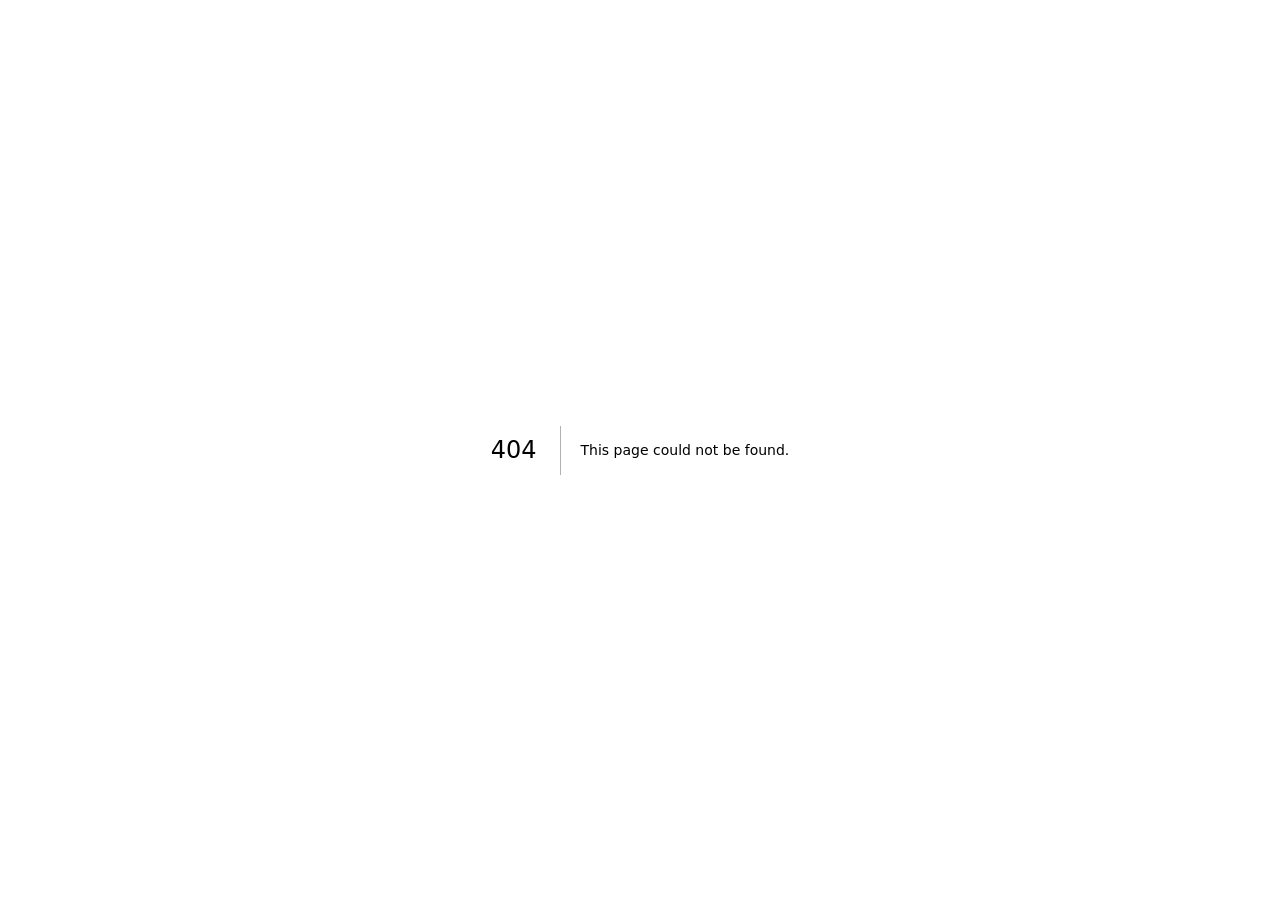
<file: 404/index.html>
<!DOCTYPE html><html lang="ru" data-theme="mono"><head><meta charSet="utf-8"/><meta name="viewport" content="width=device-width, initial-scale=1"/><link rel="stylesheet" href="/_next/static/chunks/0wo7thg4n67lb.css" data-precedence="next"/><link rel="preload" as="script" fetchPriority="low" href="/_next/static/chunks/15xrurgzs99gv.js"/><script src="/_next/static/chunks/0dgq26a5_oy.a.js" async=""></script><script src="/_next/static/chunks/0-pj5.i7jc7pm.js" async=""></script><script src="/_next/static/chunks/17l.~xc6lfpbi.js" async=""></script><script src="/_next/static/chunks/turbopack-0ng82xcnl-_ml.js" async=""></script><script src="/_next/static/chunks/01xlw8hd842-c.js" async=""></script><script src="/_next/static/chunks/0_t29vi~hh.tn.js" async=""></script><link rel="preload" href="https://fonts.googleapis.com/css2?family=Manrope:wght@400;500;600;650;700;800&amp;display=swap" as="style"/><meta name="robots" content="noindex"/><link rel="preconnect" href="https://fonts.googleapis.com"/><link rel="preconnect" href="https://fonts.gstatic.com" crossorigin="anonymous"/><title>404: This page could not be found.</title><title>Майя Дзодзатти — бизнес-терапия для собственников</title><meta name="description" content="Перестройка управленческой системы через собственника и топ-команду: диагностика, новые правила решений и внедрение изменений."/><link href="https://fonts.googleapis.com/css2?family=Manrope:wght@400;500;600;650;700;800&amp;display=swap" rel="stylesheet"/><script src="/_next/static/chunks/03~yq9q893hmn.js" noModule=""></script></head><body class="antialiased" style="--font-site-sans:&#x27;Manrope&#x27;"><div hidden=""><!--$--><!--/$--></div><div style="font-family:system-ui,&quot;Segoe UI&quot;,Roboto,Helvetica,Arial,sans-serif,&quot;Apple Color Emoji&quot;,&quot;Segoe UI Emoji&quot;;height:100vh;text-align:center;display:flex;flex-direction:column;align-items:center;justify-content:center"><div><style>body{color:#000;background:#fff;margin:0}.next-error-h1{border-right:1px solid rgba(0,0,0,.3)}@media (prefers-color-scheme:dark){body{color:#fff;background:#000}.next-error-h1{border-right:1px solid rgba(255,255,255,.3)}}</style><h1 class="next-error-h1" style="display:inline-block;margin:0 20px 0 0;padding:0 23px 0 0;font-size:24px;font-weight:500;vertical-align:top;line-height:49px">404</h1><div style="display:inline-block"><h2 style="font-size:14px;font-weight:400;line-height:49px;margin:0">This page could not be found.</h2></div></div></div><!--$--><!--/$--><script src="/_next/static/chunks/15xrurgzs99gv.js" id="_R_" async=""></script><script>(self.__next_f=self.__next_f||[]).push([0])</script><script>self.__next_f.push([1,"1:\"$Sreact.fragment\"\n2:I[39756,[\"/_next/static/chunks/01xlw8hd842-c.js\",\"/_next/static/chunks/0_t29vi~hh.tn.js\"],\"default\"]\n3:I[37457,[\"/_next/static/chunks/01xlw8hd842-c.js\",\"/_next/static/chunks/0_t29vi~hh.tn.js\"],\"default\"]\n4:I[97367,[\"/_next/static/chunks/01xlw8hd842-c.js\",\"/_next/static/chunks/0_t29vi~hh.tn.js\"],\"OutletBoundary\"]\n5:\"$Sreact.suspense\"\n8:I[97367,[\"/_next/static/chunks/01xlw8hd842-c.js\",\"/_next/static/chunks/0_t29vi~hh.tn.js\"],\"ViewportBoundary\"]\na:I[97367,[\"/_next/static/chunks/01xlw8hd842-c.js\",\"/_next/static/chunks/0_t29vi~hh.tn.js\"],\"MetadataBoundary\"]\nc:I[68027,[\"/_next/static/chunks/01xlw8hd842-c.js\",\"/_next/static/chunks/0_t29vi~hh.tn.js\"],\"default\",1]\n:HL[\"/_next/static/chunks/0wo7thg4n67lb.css\",\"style\"]\n:HL[\"https://fonts.googleapis.com/css2?family=Manrope:wght@400;500;600;650;700;800\u0026display=swap\",\"style\"]\n"])</script><script>self.__next_f.push([1,"0:{\"P\":null,\"c\":[\"\",\"_not-found\",\"\"],\"q\":\"\",\"i\":false,\"f\":[[[\"\",{\"children\":[\"/_not-found\",{\"children\":[\"__PAGE__\",{}]}]},\"$undefined\",\"$undefined\",16],[[\"$\",\"$1\",\"c\",{\"children\":[[[\"$\",\"link\",\"0\",{\"rel\":\"stylesheet\",\"href\":\"/_next/static/chunks/0wo7thg4n67lb.css\",\"precedence\":\"next\",\"crossOrigin\":\"$undefined\",\"nonce\":\"$undefined\"}],[\"$\",\"script\",\"script-0\",{\"src\":\"/_next/static/chunks/01xlw8hd842-c.js\",\"async\":true,\"nonce\":\"$undefined\"}],[\"$\",\"script\",\"script-1\",{\"src\":\"/_next/static/chunks/0_t29vi~hh.tn.js\",\"async\":true,\"nonce\":\"$undefined\"}]],[\"$\",\"html\",null,{\"lang\":\"ru\",\"data-theme\":\"mono\",\"children\":[[\"$\",\"head\",null,{\"children\":[[\"$\",\"link\",null,{\"rel\":\"preconnect\",\"href\":\"https://fonts.googleapis.com\"}],[\"$\",\"link\",null,{\"rel\":\"preconnect\",\"href\":\"https://fonts.gstatic.com\",\"crossOrigin\":\"anonymous\"}],[\"$\",\"link\",null,{\"href\":\"https://fonts.googleapis.com/css2?family=Manrope:wght@400;500;600;650;700;800\u0026display=swap\",\"rel\":\"stylesheet\"}]]}],[\"$\",\"body\",null,{\"className\":\"antialiased\",\"style\":{\"--font-site-sans\":\"'Manrope'\"},\"children\":[\"$\",\"$L2\",null,{\"parallelRouterKey\":\"children\",\"error\":\"$undefined\",\"errorStyles\":\"$undefined\",\"errorScripts\":\"$undefined\",\"template\":[\"$\",\"$L3\",null,{}],\"templateStyles\":\"$undefined\",\"templateScripts\":\"$undefined\",\"notFound\":[[[\"$\",\"title\",null,{\"children\":\"404: This page could not be found.\"}],[\"$\",\"div\",null,{\"style\":{\"fontFamily\":\"system-ui,\\\"Segoe UI\\\",Roboto,Helvetica,Arial,sans-serif,\\\"Apple Color Emoji\\\",\\\"Segoe UI Emoji\\\"\",\"height\":\"100vh\",\"textAlign\":\"center\",\"display\":\"flex\",\"flexDirection\":\"column\",\"alignItems\":\"center\",\"justifyContent\":\"center\"},\"children\":[\"$\",\"div\",null,{\"children\":[[\"$\",\"style\",null,{\"dangerouslySetInnerHTML\":{\"__html\":\"body{color:#000;background:#fff;margin:0}.next-error-h1{border-right:1px solid rgba(0,0,0,.3)}@media (prefers-color-scheme:dark){body{color:#fff;background:#000}.next-error-h1{border-right:1px solid rgba(255,255,255,.3)}}\"}}],[\"$\",\"h1\",null,{\"className\":\"next-error-h1\",\"style\":{\"display\":\"inline-block\",\"margin\":\"0 20px 0 0\",\"padding\":\"0 23px 0 0\",\"fontSize\":24,\"fontWeight\":500,\"verticalAlign\":\"top\",\"lineHeight\":\"49px\"},\"children\":404}],[\"$\",\"div\",null,{\"style\":{\"display\":\"inline-block\"},\"children\":[\"$\",\"h2\",null,{\"style\":{\"fontSize\":14,\"fontWeight\":400,\"lineHeight\":\"49px\",\"margin\":0},\"children\":\"This page could not be found.\"}]}]]}]}]],[]],\"forbidden\":\"$undefined\",\"unauthorized\":\"$undefined\"}]}]]}]]}],{\"children\":[[\"$\",\"$1\",\"c\",{\"children\":[null,[\"$\",\"$L2\",null,{\"parallelRouterKey\":\"children\",\"error\":\"$undefined\",\"errorStyles\":\"$undefined\",\"errorScripts\":\"$undefined\",\"template\":[\"$\",\"$L3\",null,{}],\"templateStyles\":\"$undefined\",\"templateScripts\":\"$undefined\",\"notFound\":\"$undefined\",\"forbidden\":\"$undefined\",\"unauthorized\":\"$undefined\"}]]}],{\"children\":[[\"$\",\"$1\",\"c\",{\"children\":[[[\"$\",\"title\",null,{\"children\":\"404: This page could not be found.\"}],[\"$\",\"div\",null,{\"style\":\"$0:f:0:1:0:props:children:1:props:children:1:props:children:props:notFound:0:1:props:style\",\"children\":[\"$\",\"div\",null,{\"children\":[[\"$\",\"style\",null,{\"dangerouslySetInnerHTML\":{\"__html\":\"body{color:#000;background:#fff;margin:0}.next-error-h1{border-right:1px solid rgba(0,0,0,.3)}@media (prefers-color-scheme:dark){body{color:#fff;background:#000}.next-error-h1{border-right:1px solid rgba(255,255,255,.3)}}\"}}],[\"$\",\"h1\",null,{\"className\":\"next-error-h1\",\"style\":\"$0:f:0:1:0:props:children:1:props:children:1:props:children:props:notFound:0:1:props:children:props:children:1:props:style\",\"children\":404}],[\"$\",\"div\",null,{\"style\":\"$0:f:0:1:0:props:children:1:props:children:1:props:children:props:notFound:0:1:props:children:props:children:2:props:style\",\"children\":[\"$\",\"h2\",null,{\"style\":\"$0:f:0:1:0:props:children:1:props:children:1:props:children:props:notFound:0:1:props:children:props:children:2:props:children:props:style\",\"children\":\"This page could not be found.\"}]}]]}]}]],null,[\"$\",\"$L4\",null,{\"children\":[\"$\",\"$5\",null,{\"name\":\"Next.MetadataOutlet\",\"children\":\"$@6\"}]}]]}],{},null,false,null]},null,false,\"$@7\"]},null,false,null],[\"$\",\"$1\",\"h\",{\"children\":[[\"$\",\"meta\",null,{\"name\":\"robots\",\"content\":\"noindex\"}],[\"$\",\"$L8\",null,{\"children\":\"$L9\"}],[\"$\",\"div\",null,{\"hidden\":true,\"children\":[\"$\",\"$La\",null,{\"children\":[\"$\",\"$5\",null,{\"name\":\"Next.Metadata\",\"children\":\"$Lb\"}]}]}],null]}],false]],\"m\":\"$undefined\",\"G\":[\"$c\",[[\"$\",\"link\",\"0\",{\"rel\":\"stylesheet\",\"href\":\"/_next/static/chunks/0wo7thg4n67lb.css\",\"precedence\":\"next\",\"crossOrigin\":\"$undefined\",\"nonce\":\"$undefined\"}]]],\"S\":true,\"h\":null,\"s\":\"$undefined\",\"l\":\"$undefined\",\"p\":\"$undefined\",\"d\":\"$undefined\",\"b\":\"sEE6-D2J5IA1LcCEkxnaU\"}\n"])</script><script>self.__next_f.push([1,"d:[]\n7:\"$Wd\"\n"])</script><script>self.__next_f.push([1,"9:[[\"$\",\"meta\",\"0\",{\"charSet\":\"utf-8\"}],[\"$\",\"meta\",\"1\",{\"name\":\"viewport\",\"content\":\"width=device-width, initial-scale=1\"}]]\n"])</script><script>self.__next_f.push([1,"6:null\nb:[[\"$\",\"title\",\"0\",{\"children\":\"Майя Дзодзатти — бизнес-терапия для собственников\"}],[\"$\",\"meta\",\"1\",{\"name\":\"description\",\"content\":\"Перестройка управленческой системы через собственника и топ-команду: диагностика, новые правила решений и внедрение изменений.\"}]]\n"])</script></body></html>
</file>
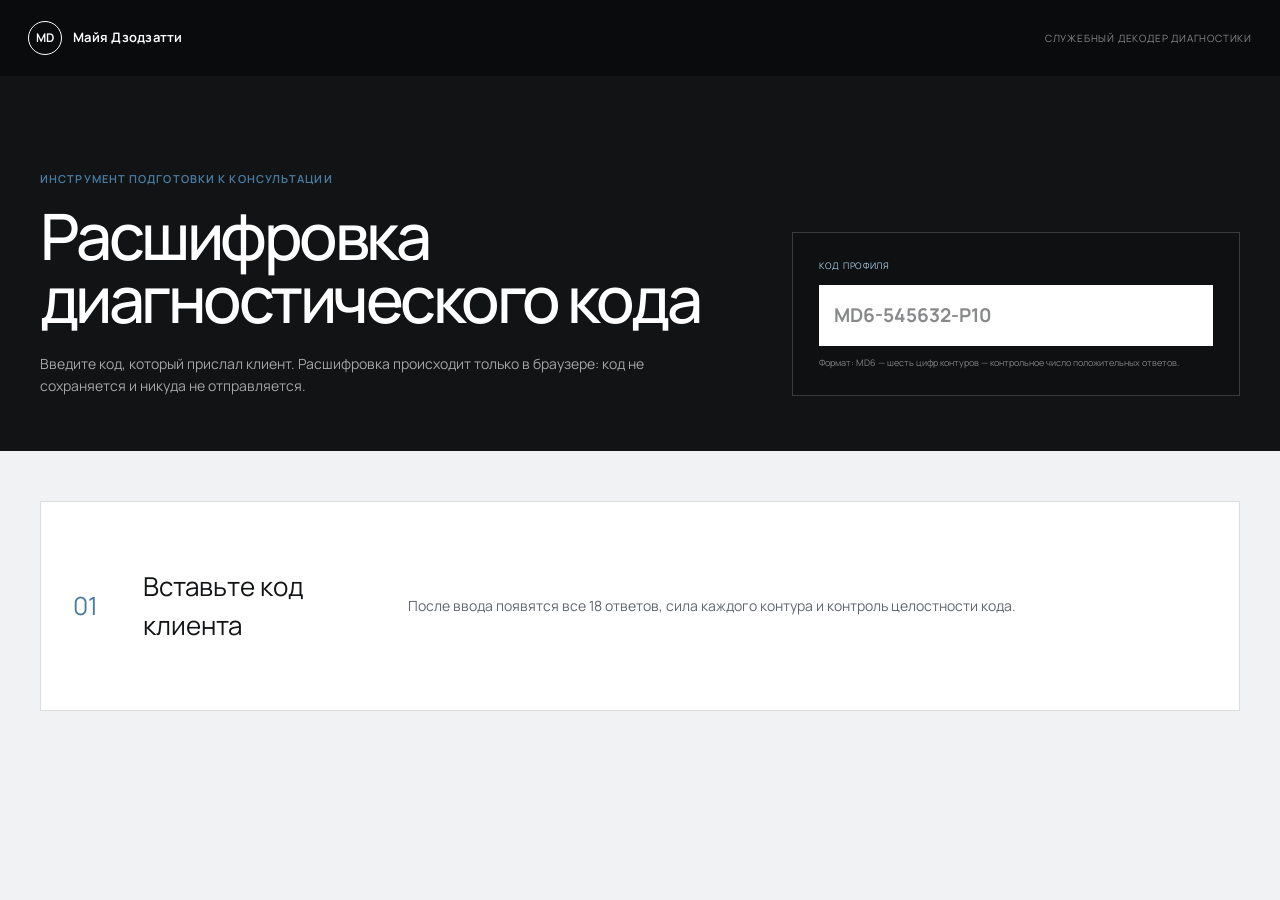
<file: decoder/index.html>
<!DOCTYPE html><html lang="ru" data-theme="mono"><head><meta charSet="utf-8"/><meta name="viewport" content="width=device-width, initial-scale=1"/><link rel="stylesheet" href="/_next/static/chunks/0wo7thg4n67lb.css" data-precedence="next"/><link rel="preload" as="script" fetchPriority="low" href="/_next/static/chunks/15xrurgzs99gv.js"/><script src="/_next/static/chunks/0dgq26a5_oy.a.js" async=""></script><script src="/_next/static/chunks/0-pj5.i7jc7pm.js" async=""></script><script src="/_next/static/chunks/17l.~xc6lfpbi.js" async=""></script><script src="/_next/static/chunks/turbopack-0ng82xcnl-_ml.js" async=""></script><script src="/_next/static/chunks/01xlw8hd842-c.js" async=""></script><script src="/_next/static/chunks/0_t29vi~hh.tn.js" async=""></script><script src="/_next/static/chunks/0eg_17h-b2m6c.js" async=""></script><link rel="preload" href="https://fonts.googleapis.com/css2?family=Manrope:wght@400;500;600;650;700;800&amp;display=swap" as="style"/><link rel="preconnect" href="https://fonts.googleapis.com"/><link rel="preconnect" href="https://fonts.gstatic.com" crossorigin="anonymous"/><title>Майя Дзодзатти — бизнес-терапия для собственников</title><meta name="description" content="Перестройка управленческой системы через собственника и топ-команду: диагностика, новые правила решений и внедрение изменений."/><link href="https://fonts.googleapis.com/css2?family=Manrope:wght@400;500;600;650;700;800&amp;display=swap" rel="stylesheet"/><script src="/_next/static/chunks/03~yq9q893hmn.js" noModule=""></script></head><body class="antialiased" style="--font-site-sans:&#x27;Manrope&#x27;"><div hidden=""><!--$--><!--/$--></div><main class="decoder-page"><header class="decoder-header"><a class="brand" href="/"><span class="brand-mark">MD</span><span>Майя Дзодзатти</span></a><div class="decoder-header-actions"><span>Служебный декодер диагностики</span></div></header><section class="decoder-hero"><div><p class="section-index">Инструмент подготовки к консультации</p><h1>Расшифровка диагностического кода</h1><p>Введите код, который прислал клиент. Расшифровка происходит только в браузере: код не сохраняется и никуда не отправляется.</p></div><div class="decoder-input"><label for="profile-code">Код профиля</label><input id="profile-code" placeholder="MD6-545632-P10" autoComplete="off" spellCheck="false" value=""/><small>Формат: MD6 — шесть цифр контуров — контрольное число положительных ответов.</small></div></section><section class="decoder-empty"><span>01</span><strong>Вставьте код клиента</strong><p>После ввода появятся все 18 ответов, сила каждого контура и контроль целостности кода.</p></section></main><!--$--><!--/$--><script src="/_next/static/chunks/15xrurgzs99gv.js" id="_R_" async=""></script><script>(self.__next_f=self.__next_f||[]).push([0])</script><script>self.__next_f.push([1,"1:\"$Sreact.fragment\"\n2:I[39756,[\"/_next/static/chunks/01xlw8hd842-c.js\",\"/_next/static/chunks/0_t29vi~hh.tn.js\"],\"default\"]\n3:I[37457,[\"/_next/static/chunks/01xlw8hd842-c.js\",\"/_next/static/chunks/0_t29vi~hh.tn.js\"],\"default\"]\n4:I[47257,[\"/_next/static/chunks/01xlw8hd842-c.js\",\"/_next/static/chunks/0_t29vi~hh.tn.js\"],\"ClientPageRoot\"]\n5:I[42414,[\"/_next/static/chunks/01xlw8hd842-c.js\",\"/_next/static/chunks/0_t29vi~hh.tn.js\",\"/_next/static/chunks/0eg_17h-b2m6c.js\"],\"default\"]\n8:I[97367,[\"/_next/static/chunks/01xlw8hd842-c.js\",\"/_next/static/chunks/0_t29vi~hh.tn.js\"],\"OutletBoundary\"]\n9:\"$Sreact.suspense\"\nc:I[97367,[\"/_next/static/chunks/01xlw8hd842-c.js\",\"/_next/static/chunks/0_t29vi~hh.tn.js\"],\"ViewportBoundary\"]\ne:I[97367,[\"/_next/static/chunks/01xlw8hd842-c.js\",\"/_next/static/chunks/0_t29vi~hh.tn.js\"],\"MetadataBoundary\"]\n10:I[68027,[\"/_next/static/chunks/01xlw8hd842-c.js\",\"/_next/static/chunks/0_t29vi~hh.tn.js\"],\"default\",1]\n:HL[\"/_next/static/chunks/0wo7thg4n67lb.css\",\"style\"]\n:HL[\"https://fonts.googleapis.com/css2?family=Manrope:wght@400;500;600;650;700;800\u0026display=swap\",\"style\"]\n"])</script><script>self.__next_f.push([1,"0:{\"P\":null,\"c\":[\"\",\"decoder\",\"\"],\"q\":\"\",\"i\":false,\"f\":[[[\"\",{\"children\":[\"decoder\",{\"children\":[\"__PAGE__\",{}]}]},\"$undefined\",\"$undefined\",16],[[\"$\",\"$1\",\"c\",{\"children\":[[[\"$\",\"link\",\"0\",{\"rel\":\"stylesheet\",\"href\":\"/_next/static/chunks/0wo7thg4n67lb.css\",\"precedence\":\"next\",\"crossOrigin\":\"$undefined\",\"nonce\":\"$undefined\"}],[\"$\",\"script\",\"script-0\",{\"src\":\"/_next/static/chunks/01xlw8hd842-c.js\",\"async\":true,\"nonce\":\"$undefined\"}],[\"$\",\"script\",\"script-1\",{\"src\":\"/_next/static/chunks/0_t29vi~hh.tn.js\",\"async\":true,\"nonce\":\"$undefined\"}]],[\"$\",\"html\",null,{\"lang\":\"ru\",\"data-theme\":\"mono\",\"children\":[[\"$\",\"head\",null,{\"children\":[[\"$\",\"link\",null,{\"rel\":\"preconnect\",\"href\":\"https://fonts.googleapis.com\"}],[\"$\",\"link\",null,{\"rel\":\"preconnect\",\"href\":\"https://fonts.gstatic.com\",\"crossOrigin\":\"anonymous\"}],[\"$\",\"link\",null,{\"href\":\"https://fonts.googleapis.com/css2?family=Manrope:wght@400;500;600;650;700;800\u0026display=swap\",\"rel\":\"stylesheet\"}]]}],[\"$\",\"body\",null,{\"className\":\"antialiased\",\"style\":{\"--font-site-sans\":\"'Manrope'\"},\"children\":[\"$\",\"$L2\",null,{\"parallelRouterKey\":\"children\",\"error\":\"$undefined\",\"errorStyles\":\"$undefined\",\"errorScripts\":\"$undefined\",\"template\":[\"$\",\"$L3\",null,{}],\"templateStyles\":\"$undefined\",\"templateScripts\":\"$undefined\",\"notFound\":[[[\"$\",\"title\",null,{\"children\":\"404: This page could not be found.\"}],[\"$\",\"div\",null,{\"style\":{\"fontFamily\":\"system-ui,\\\"Segoe UI\\\",Roboto,Helvetica,Arial,sans-serif,\\\"Apple Color Emoji\\\",\\\"Segoe UI Emoji\\\"\",\"height\":\"100vh\",\"textAlign\":\"center\",\"display\":\"flex\",\"flexDirection\":\"column\",\"alignItems\":\"center\",\"justifyContent\":\"center\"},\"children\":[\"$\",\"div\",null,{\"children\":[[\"$\",\"style\",null,{\"dangerouslySetInnerHTML\":{\"__html\":\"body{color:#000;background:#fff;margin:0}.next-error-h1{border-right:1px solid rgba(0,0,0,.3)}@media (prefers-color-scheme:dark){body{color:#fff;background:#000}.next-error-h1{border-right:1px solid rgba(255,255,255,.3)}}\"}}],[\"$\",\"h1\",null,{\"className\":\"next-error-h1\",\"style\":{\"display\":\"inline-block\",\"margin\":\"0 20px 0 0\",\"padding\":\"0 23px 0 0\",\"fontSize\":24,\"fontWeight\":500,\"verticalAlign\":\"top\",\"lineHeight\":\"49px\"},\"children\":404}],[\"$\",\"div\",null,{\"style\":{\"display\":\"inline-block\"},\"children\":[\"$\",\"h2\",null,{\"style\":{\"fontSize\":14,\"fontWeight\":400,\"lineHeight\":\"49px\",\"margin\":0},\"children\":\"This page could not be found.\"}]}]]}]}]],[]],\"forbidden\":\"$undefined\",\"unauthorized\":\"$undefined\"}]}]]}]]}],{\"children\":[[\"$\",\"$1\",\"c\",{\"children\":[null,[\"$\",\"$L2\",null,{\"parallelRouterKey\":\"children\",\"error\":\"$undefined\",\"errorStyles\":\"$undefined\",\"errorScripts\":\"$undefined\",\"template\":[\"$\",\"$L3\",null,{}],\"templateStyles\":\"$undefined\",\"templateScripts\":\"$undefined\",\"notFound\":\"$undefined\",\"forbidden\":\"$undefined\",\"unauthorized\":\"$undefined\"}]]}],{\"children\":[[\"$\",\"$1\",\"c\",{\"children\":[[\"$\",\"$L4\",null,{\"Component\":\"$5\",\"serverProvidedParams\":{\"searchParams\":{},\"params\":{},\"promises\":[\"$@6\",\"$@7\"]}}],[[\"$\",\"script\",\"script-0\",{\"src\":\"/_next/static/chunks/0eg_17h-b2m6c.js\",\"async\":true,\"nonce\":\"$undefined\"}]],[\"$\",\"$L8\",null,{\"children\":[\"$\",\"$9\",null,{\"name\":\"Next.MetadataOutlet\",\"children\":\"$@a\"}]}]]}],{},null,false,null]},null,false,\"$@b\"]},null,false,null],[\"$\",\"$1\",\"h\",{\"children\":[null,[\"$\",\"$Lc\",null,{\"children\":\"$Ld\"}],[\"$\",\"div\",null,{\"hidden\":true,\"children\":[\"$\",\"$Le\",null,{\"children\":[\"$\",\"$9\",null,{\"name\":\"Next.Metadata\",\"children\":\"$Lf\"}]}]}],null]}],false]],\"m\":\"$undefined\",\"G\":[\"$10\",[[\"$\",\"link\",\"0\",{\"rel\":\"stylesheet\",\"href\":\"/_next/static/chunks/0wo7thg4n67lb.css\",\"precedence\":\"next\",\"crossOrigin\":\"$undefined\",\"nonce\":\"$undefined\"}]]],\"S\":true,\"h\":null,\"s\":\"$undefined\",\"l\":\"$undefined\",\"p\":\"$undefined\",\"d\":\"$undefined\",\"b\":\"sEE6-D2J5IA1LcCEkxnaU\"}\n"])</script><script>self.__next_f.push([1,"11:[]\nb:\"$W11\"\n6:{}\n7:\"$0:f:0:1:1:children:1:children:0:props:children:0:props:serverProvidedParams:params\"\n"])</script><script>self.__next_f.push([1,"d:[[\"$\",\"meta\",\"0\",{\"charSet\":\"utf-8\"}],[\"$\",\"meta\",\"1\",{\"name\":\"viewport\",\"content\":\"width=device-width, initial-scale=1\"}]]\n"])</script><script>self.__next_f.push([1,"a:null\nf:[[\"$\",\"title\",\"0\",{\"children\":\"Майя Дзодзатти — бизнес-терапия для собственников\"}],[\"$\",\"meta\",\"1\",{\"name\":\"description\",\"content\":\"Перестройка управленческой системы через собственника и топ-команду: диагностика, новые правила решений и внедрение изменений.\"}]]\n"])</script></body></html>
</file>
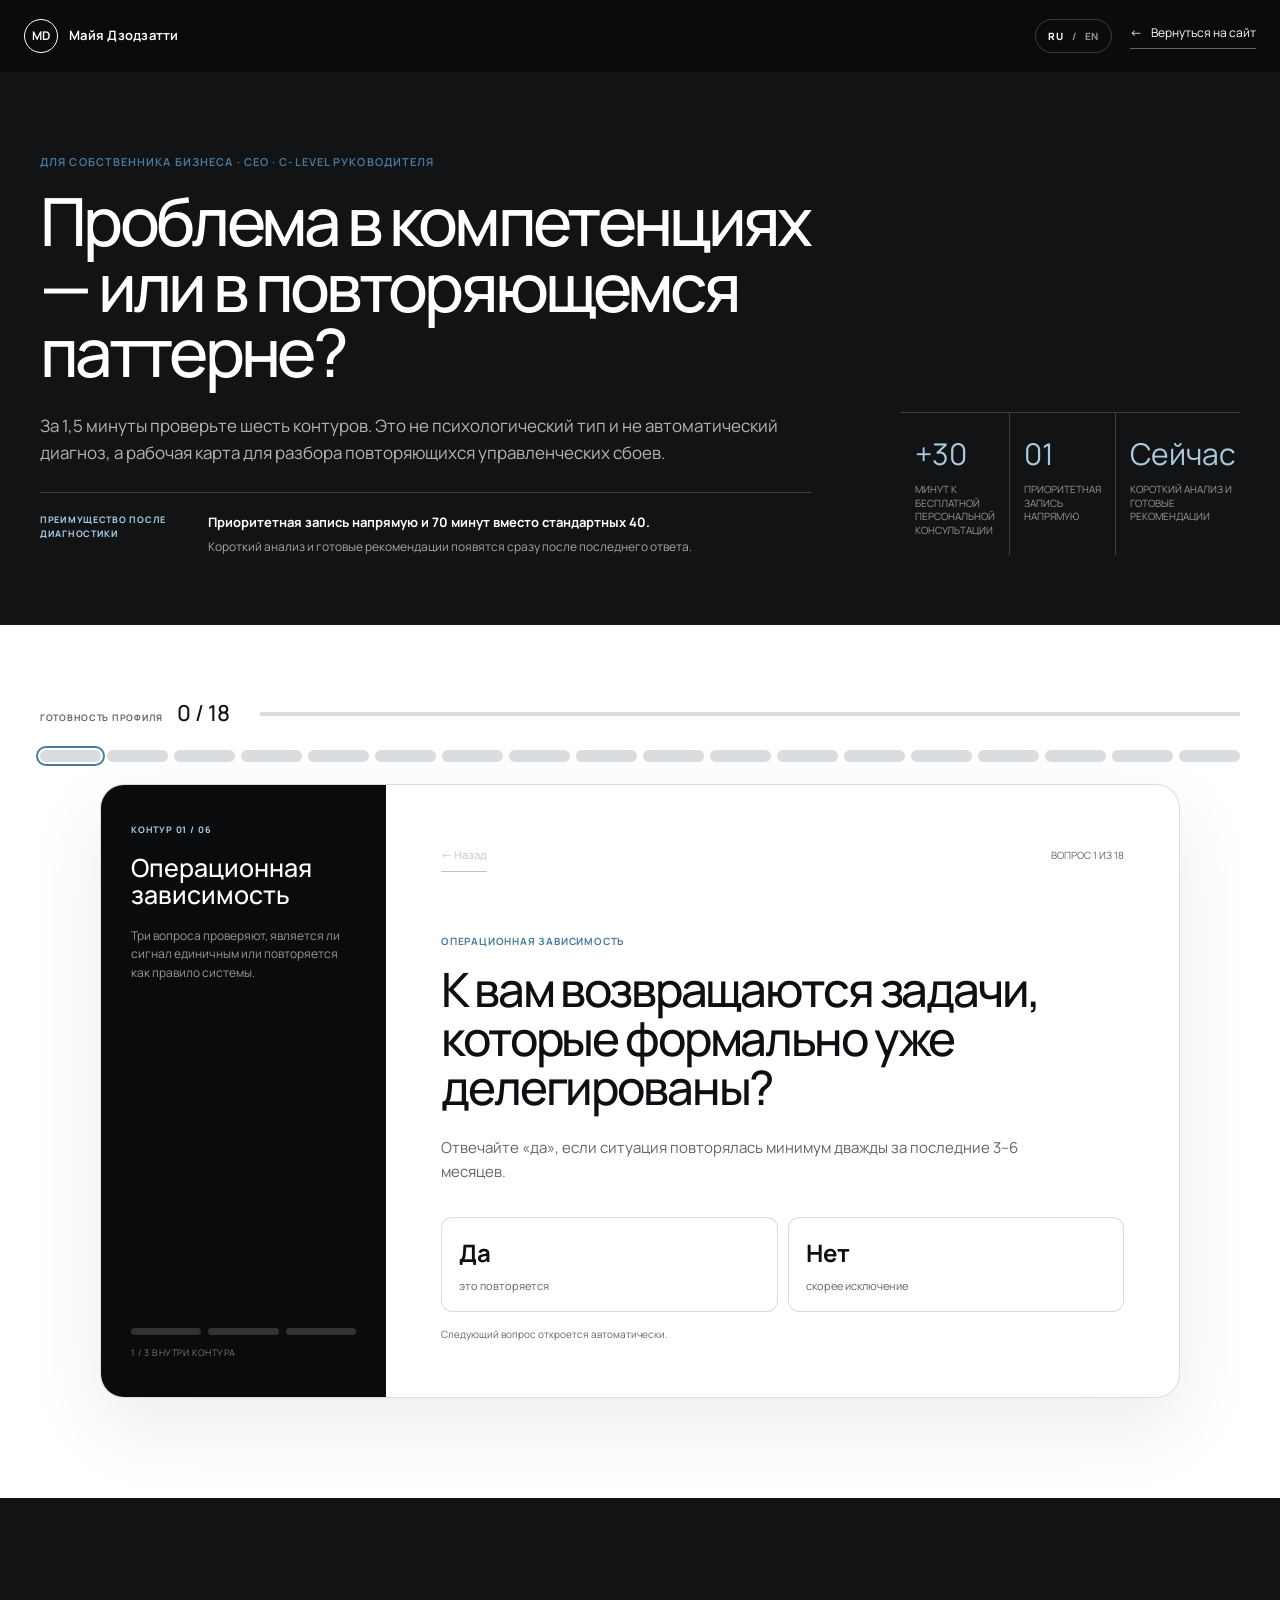
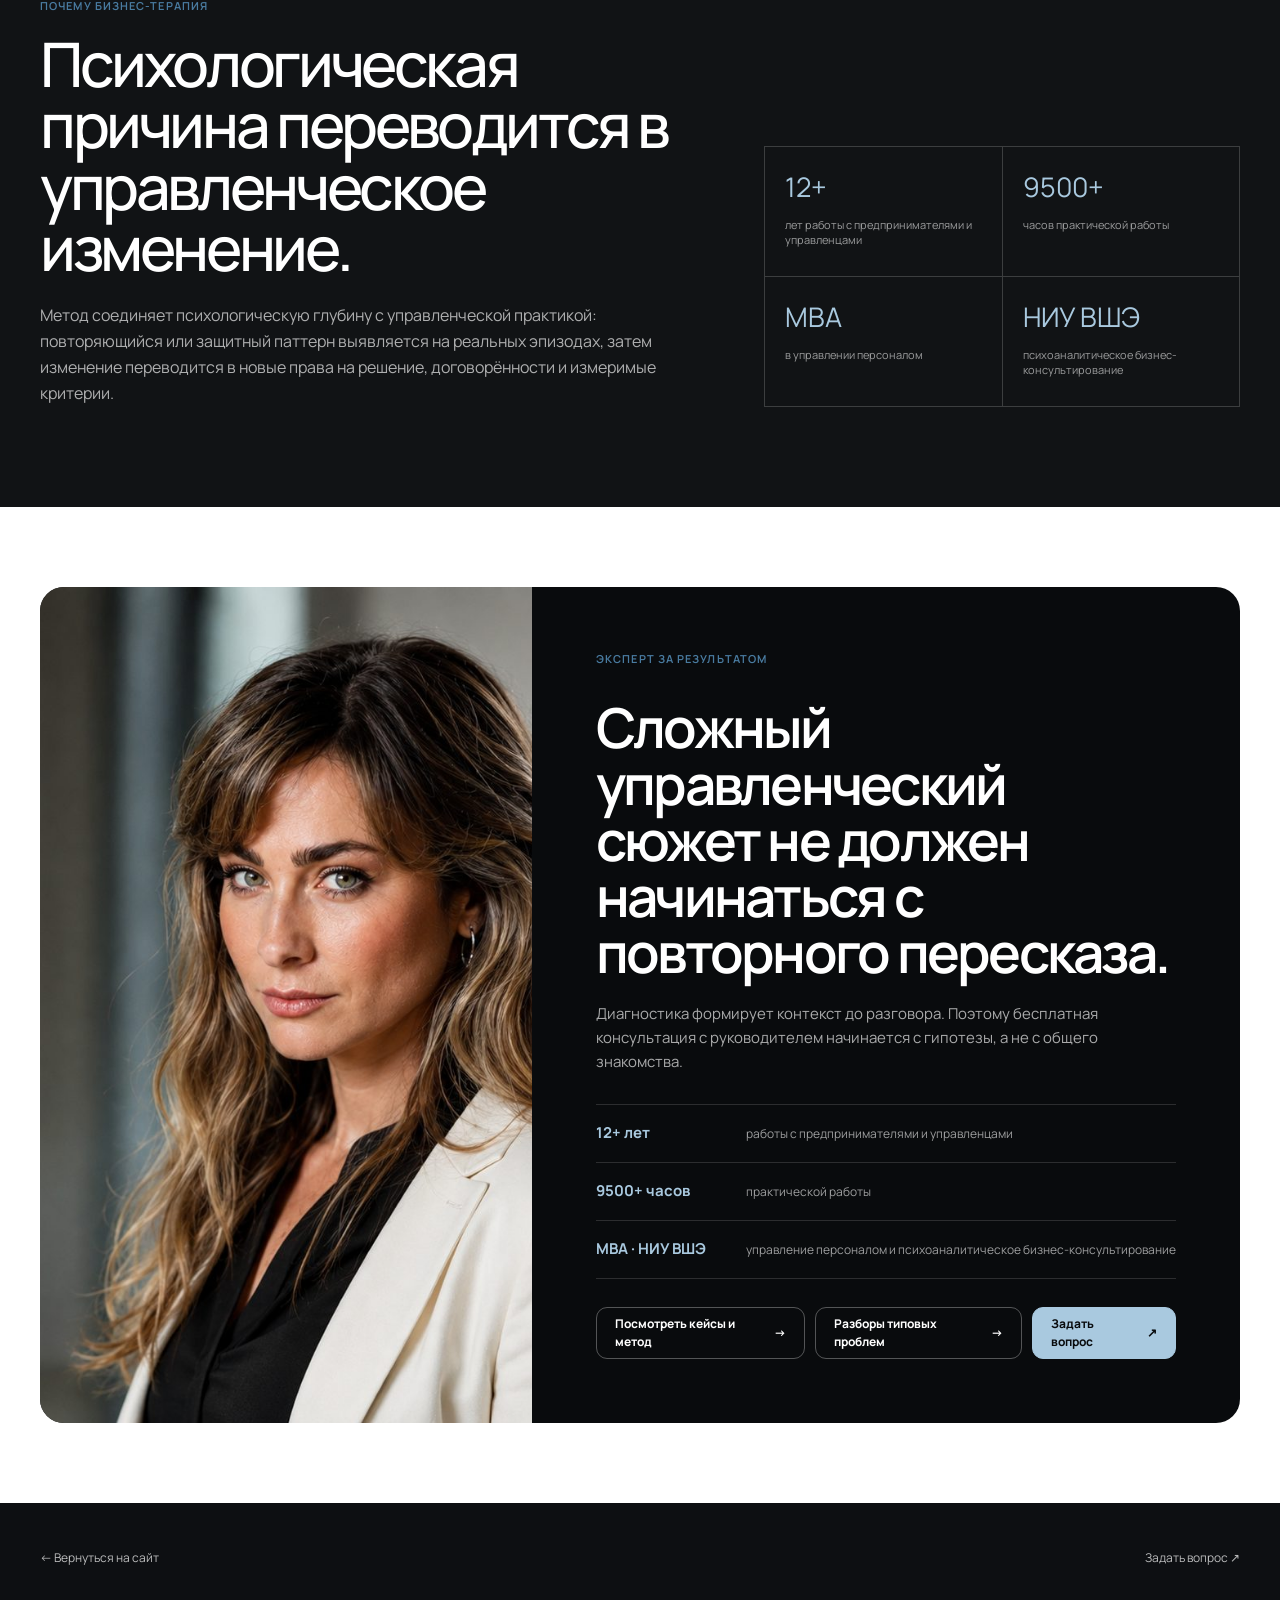
<file: diagnostic/index.html>
<!DOCTYPE html><html lang="ru" data-theme="mono"><head><meta charSet="utf-8"/><meta name="viewport" content="width=device-width, initial-scale=1"/><link rel="preload" as="image" href="/assets/maya-portrait.jpg"/><link rel="stylesheet" href="/_next/static/chunks/0wo7thg4n67lb.css" data-precedence="next"/><link rel="preload" as="script" fetchPriority="low" href="/_next/static/chunks/15xrurgzs99gv.js"/><script src="/_next/static/chunks/0dgq26a5_oy.a.js" async=""></script><script src="/_next/static/chunks/0-pj5.i7jc7pm.js" async=""></script><script src="/_next/static/chunks/17l.~xc6lfpbi.js" async=""></script><script src="/_next/static/chunks/turbopack-0ng82xcnl-_ml.js" async=""></script><script src="/_next/static/chunks/01xlw8hd842-c.js" async=""></script><script src="/_next/static/chunks/0_t29vi~hh.tn.js" async=""></script><script src="/_next/static/chunks/05-rv2pramnr8.js" async=""></script><link rel="preload" href="https://fonts.googleapis.com/css2?family=Manrope:wght@400;500;600;650;700;800&amp;display=swap" as="style"/><link rel="preconnect" href="https://fonts.googleapis.com"/><link rel="preconnect" href="https://fonts.gstatic.com" crossorigin="anonymous"/><title>Майя Дзодзатти — бизнес-терапия для собственников</title><meta name="description" content="Перестройка управленческой системы через собственника и топ-команду: диагностика, новые правила решений и внедрение изменений."/><link href="https://fonts.googleapis.com/css2?family=Manrope:wght@400;500;600;650;700;800&amp;display=swap" rel="stylesheet"/><script src="/_next/static/chunks/03~yq9q893hmn.js" noModule=""></script></head><body class="antialiased" style="--font-site-sans:&#x27;Manrope&#x27;"><div hidden=""><!--$--><!--/$--></div><main class="diagnostic-page"><header class="dx-header"><a class="brand" href="/"><span class="brand-mark">MD</span><span>Майя Дзодзатти</span></a><div class="dx-header-actions"><div class="language-switcher" aria-label="Выбор языка"><a aria-current="page" href="/diagnostic/">RU</a><span aria-hidden="true">/</span><a href="/en/diagnostic/">EN</a></div><a href="/">Вернуться на сайт <span>←</span></a></div></header><section class="dx-hero"><div><p class="section-index">Для собственника бизнеса · CEO · C-level руководителя</p><h1>Проблема в компетенциях — или в повторяющемся паттерне?</h1><p>За 1,5 минуты проверьте шесть контуров. Это не психологический тип и не автоматический диагноз, а рабочая карта для разбора повторяющихся управленческих сбоев.</p><div class="dx-code-promise"><small>Преимущество после диагностики</small><strong>Приоритетная запись напрямую и 70 минут вместо стандартных 40.</strong><span>Короткий анализ и готовые рекомендации появятся сразу после последнего ответа.</span></div></div><dl><div><dt>+30</dt><dd>минут к бесплатной персональной консультации</dd></div><div><dt>01</dt><dd>приоритетная запись напрямую</dd></div><div><dt>Сейчас</dt><dd>короткий анализ и готовые рекомендации</dd></div></dl></section><section class="dx-workspace"><div class="dx-progress"><div><small>Готовность профиля</small><strong>0<!-- --> / 18</strong></div><i><b style="width:0%"></b></i><div class="dx-progress-dots"><button type="button" aria-label="Вопрос 1: нет ответа" class="empty current"></button><button type="button" aria-label="Вопрос 2: нет ответа" class="empty "></button><button type="button" aria-label="Вопрос 3: нет ответа" class="empty "></button><button type="button" aria-label="Вопрос 4: нет ответа" class="empty "></button><button type="button" aria-label="Вопрос 5: нет ответа" class="empty "></button><button type="button" aria-label="Вопрос 6: нет ответа" class="empty "></button><button type="button" aria-label="Вопрос 7: нет ответа" class="empty "></button><button type="button" aria-label="Вопрос 8: нет ответа" class="empty "></button><button type="button" aria-label="Вопрос 9: нет ответа" class="empty "></button><button type="button" aria-label="Вопрос 10: нет ответа" class="empty "></button><button type="button" aria-label="Вопрос 11: нет ответа" class="empty "></button><button type="button" aria-label="Вопрос 12: нет ответа" class="empty "></button><button type="button" aria-label="Вопрос 13: нет ответа" class="empty "></button><button type="button" aria-label="Вопрос 14: нет ответа" class="empty "></button><button type="button" aria-label="Вопрос 15: нет ответа" class="empty "></button><button type="button" aria-label="Вопрос 16: нет ответа" class="empty "></button><button type="button" aria-label="Вопрос 17: нет ответа" class="empty "></button><button type="button" aria-label="Вопрос 18: нет ответа" class="empty "></button></div></div><div class="dx-quiz-grid" id="dx-questions"><aside class="dx-question-context"><small>Контур 0<!-- -->1<!-- --> / 06</small><strong>Операционная зависимость</strong><p>Три вопроса проверяют, является ли сигнал единичным или повторяется как правило системы.</p><div aria-label="Прогресс контура: 0 из 3"><i class="empty"></i><i class="empty"></i><i class="empty"></i></div><span>1<!-- --> / 3 внутри контура</span></aside><div class="dx-question" aria-live="polite"><div class="dx-question-meta"><button type="button" disabled="">← Назад</button><span>Вопрос <!-- -->1<!-- --> из 18</span></div><small>Операционная зависимость</small><h2>К вам возвращаются задачи, которые формально уже делегированы?</h2><p>Отвечайте «да», если ситуация повторялась минимум дважды за последние 3–6 месяцев.</p><div class="dx-binary" role="group" aria-label="Ответ"><button type="button" aria-pressed="false"><strong>Да</strong><span>это повторяется</span></button><button type="button" aria-pressed="false"><strong>Нет</strong><span>скорее исключение</span></button></div><small class="dx-auto">Следующий вопрос откроется автоматически.</small></div></div></section><section class="dx-expertise"><div><p class="section-index">Почему бизнес-терапия</p><h2>Психологическая причина переводится в управленческое изменение.</h2><p>Метод соединяет психологическую глубину с управленческой практикой: повторяющийся или защитный паттерн выявляется на реальных эпизодах, затем изменение переводится в новые права на решение, договорённости и измеримые критерии.</p></div><dl><div><dt>12+</dt><dd>лет работы с предпринимателями и управленцами</dd></div><div><dt>9500+</dt><dd>часов практической работы</dd></div><div><dt>MBA</dt><dd>в управлении персоналом</dd></div><div><dt>НИУ ВШЭ</dt><dd>психоаналитическое бизнес-консультирование</dd></div></dl></section><section class="dx-portrait-proof"><div class="dx-portrait-media"><img src="/assets/maya-portrait.jpg" alt="Майя Дзодзатти, руководитель практики"/></div><div class="dx-portrait-copy"><p class="section-index">Эксперт за результатом</p><h2>Сложный управленческий сюжет не должен начинаться с повторного пересказа.</h2><p>Диагностика формирует контекст до разговора. Поэтому бесплатная консультация с руководителем начинается с гипотезы, а не с общего знакомства.</p><div class="dx-portrait-facts"><strong>12+ лет</strong><span>работы с предпринимателями и управленцами</span><strong>9500+ часов</strong><span>практической работы</span><strong>MBA · НИУ ВШЭ</strong><span>управление персоналом и психоаналитическое бизнес-консультирование</span></div><div class="dx-portrait-actions"><a href="/#cases">Посмотреть кейсы и метод <span>→</span></a><a href="/insights/">Разборы типовых проблем <span>→</span></a><a href="https://t.me/madam_dzodzatti" target="_blank" rel="noreferrer">Задать вопрос <span>↗</span></a></div></div></section><footer class="dx-footer"><a href="/">← Вернуться на сайт</a><a href="https://t.me/madam_dzodzatti" target="_blank" rel="noreferrer">Задать вопрос ↗</a></footer></main><!--$--><!--/$--><script src="/_next/static/chunks/15xrurgzs99gv.js" id="_R_" async=""></script><script>(self.__next_f=self.__next_f||[]).push([0])</script><script>self.__next_f.push([1,"1:\"$Sreact.fragment\"\n2:I[39756,[\"/_next/static/chunks/01xlw8hd842-c.js\",\"/_next/static/chunks/0_t29vi~hh.tn.js\"],\"default\"]\n3:I[37457,[\"/_next/static/chunks/01xlw8hd842-c.js\",\"/_next/static/chunks/0_t29vi~hh.tn.js\"],\"default\"]\n4:I[47257,[\"/_next/static/chunks/01xlw8hd842-c.js\",\"/_next/static/chunks/0_t29vi~hh.tn.js\"],\"ClientPageRoot\"]\n5:I[85127,[\"/_next/static/chunks/01xlw8hd842-c.js\",\"/_next/static/chunks/0_t29vi~hh.tn.js\",\"/_next/static/chunks/05-rv2pramnr8.js\"],\"default\"]\n8:I[97367,[\"/_next/static/chunks/01xlw8hd842-c.js\",\"/_next/static/chunks/0_t29vi~hh.tn.js\"],\"OutletBoundary\"]\n9:\"$Sreact.suspense\"\nc:I[97367,[\"/_next/static/chunks/01xlw8hd842-c.js\",\"/_next/static/chunks/0_t29vi~hh.tn.js\"],\"ViewportBoundary\"]\ne:I[97367,[\"/_next/static/chunks/01xlw8hd842-c.js\",\"/_next/static/chunks/0_t29vi~hh.tn.js\"],\"MetadataBoundary\"]\n10:I[68027,[\"/_next/static/chunks/01xlw8hd842-c.js\",\"/_next/static/chunks/0_t29vi~hh.tn.js\"],\"default\",1]\n:HL[\"/_next/static/chunks/0wo7thg4n67lb.css\",\"style\"]\n:HL[\"https://fonts.googleapis.com/css2?family=Manrope:wght@400;500;600;650;700;800\u0026display=swap\",\"style\"]\n"])</script><script>self.__next_f.push([1,"0:{\"P\":null,\"c\":[\"\",\"diagnostic\",\"\"],\"q\":\"\",\"i\":false,\"f\":[[[\"\",{\"children\":[\"diagnostic\",{\"children\":[\"__PAGE__\",{}]}]},\"$undefined\",\"$undefined\",16],[[\"$\",\"$1\",\"c\",{\"children\":[[[\"$\",\"link\",\"0\",{\"rel\":\"stylesheet\",\"href\":\"/_next/static/chunks/0wo7thg4n67lb.css\",\"precedence\":\"next\",\"crossOrigin\":\"$undefined\",\"nonce\":\"$undefined\"}],[\"$\",\"script\",\"script-0\",{\"src\":\"/_next/static/chunks/01xlw8hd842-c.js\",\"async\":true,\"nonce\":\"$undefined\"}],[\"$\",\"script\",\"script-1\",{\"src\":\"/_next/static/chunks/0_t29vi~hh.tn.js\",\"async\":true,\"nonce\":\"$undefined\"}]],[\"$\",\"html\",null,{\"lang\":\"ru\",\"data-theme\":\"mono\",\"children\":[[\"$\",\"head\",null,{\"children\":[[\"$\",\"link\",null,{\"rel\":\"preconnect\",\"href\":\"https://fonts.googleapis.com\"}],[\"$\",\"link\",null,{\"rel\":\"preconnect\",\"href\":\"https://fonts.gstatic.com\",\"crossOrigin\":\"anonymous\"}],[\"$\",\"link\",null,{\"href\":\"https://fonts.googleapis.com/css2?family=Manrope:wght@400;500;600;650;700;800\u0026display=swap\",\"rel\":\"stylesheet\"}]]}],[\"$\",\"body\",null,{\"className\":\"antialiased\",\"style\":{\"--font-site-sans\":\"'Manrope'\"},\"children\":[\"$\",\"$L2\",null,{\"parallelRouterKey\":\"children\",\"error\":\"$undefined\",\"errorStyles\":\"$undefined\",\"errorScripts\":\"$undefined\",\"template\":[\"$\",\"$L3\",null,{}],\"templateStyles\":\"$undefined\",\"templateScripts\":\"$undefined\",\"notFound\":[[[\"$\",\"title\",null,{\"children\":\"404: This page could not be found.\"}],[\"$\",\"div\",null,{\"style\":{\"fontFamily\":\"system-ui,\\\"Segoe UI\\\",Roboto,Helvetica,Arial,sans-serif,\\\"Apple Color Emoji\\\",\\\"Segoe UI Emoji\\\"\",\"height\":\"100vh\",\"textAlign\":\"center\",\"display\":\"flex\",\"flexDirection\":\"column\",\"alignItems\":\"center\",\"justifyContent\":\"center\"},\"children\":[\"$\",\"div\",null,{\"children\":[[\"$\",\"style\",null,{\"dangerouslySetInnerHTML\":{\"__html\":\"body{color:#000;background:#fff;margin:0}.next-error-h1{border-right:1px solid rgba(0,0,0,.3)}@media (prefers-color-scheme:dark){body{color:#fff;background:#000}.next-error-h1{border-right:1px solid rgba(255,255,255,.3)}}\"}}],[\"$\",\"h1\",null,{\"className\":\"next-error-h1\",\"style\":{\"display\":\"inline-block\",\"margin\":\"0 20px 0 0\",\"padding\":\"0 23px 0 0\",\"fontSize\":24,\"fontWeight\":500,\"verticalAlign\":\"top\",\"lineHeight\":\"49px\"},\"children\":404}],[\"$\",\"div\",null,{\"style\":{\"display\":\"inline-block\"},\"children\":[\"$\",\"h2\",null,{\"style\":{\"fontSize\":14,\"fontWeight\":400,\"lineHeight\":\"49px\",\"margin\":0},\"children\":\"This page could not be found.\"}]}]]}]}]],[]],\"forbidden\":\"$undefined\",\"unauthorized\":\"$undefined\"}]}]]}]]}],{\"children\":[[\"$\",\"$1\",\"c\",{\"children\":[null,[\"$\",\"$L2\",null,{\"parallelRouterKey\":\"children\",\"error\":\"$undefined\",\"errorStyles\":\"$undefined\",\"errorScripts\":\"$undefined\",\"template\":[\"$\",\"$L3\",null,{}],\"templateStyles\":\"$undefined\",\"templateScripts\":\"$undefined\",\"notFound\":\"$undefined\",\"forbidden\":\"$undefined\",\"unauthorized\":\"$undefined\"}]]}],{\"children\":[[\"$\",\"$1\",\"c\",{\"children\":[[\"$\",\"$L4\",null,{\"Component\":\"$5\",\"serverProvidedParams\":{\"searchParams\":{},\"params\":{},\"promises\":[\"$@6\",\"$@7\"]}}],[[\"$\",\"script\",\"script-0\",{\"src\":\"/_next/static/chunks/05-rv2pramnr8.js\",\"async\":true,\"nonce\":\"$undefined\"}]],[\"$\",\"$L8\",null,{\"children\":[\"$\",\"$9\",null,{\"name\":\"Next.MetadataOutlet\",\"children\":\"$@a\"}]}]]}],{},null,false,null]},null,false,\"$@b\"]},null,false,null],[\"$\",\"$1\",\"h\",{\"children\":[null,[\"$\",\"$Lc\",null,{\"children\":\"$Ld\"}],[\"$\",\"div\",null,{\"hidden\":true,\"children\":[\"$\",\"$Le\",null,{\"children\":[\"$\",\"$9\",null,{\"name\":\"Next.Metadata\",\"children\":\"$Lf\"}]}]}],null]}],false]],\"m\":\"$undefined\",\"G\":[\"$10\",[[\"$\",\"link\",\"0\",{\"rel\":\"stylesheet\",\"href\":\"/_next/static/chunks/0wo7thg4n67lb.css\",\"precedence\":\"next\",\"crossOrigin\":\"$undefined\",\"nonce\":\"$undefined\"}]]],\"S\":true,\"h\":null,\"s\":\"$undefined\",\"l\":\"$undefined\",\"p\":\"$undefined\",\"d\":\"$undefined\",\"b\":\"sEE6-D2J5IA1LcCEkxnaU\"}\n"])</script><script>self.__next_f.push([1,"11:[]\nb:\"$W11\"\n6:{}\n7:\"$0:f:0:1:1:children:1:children:0:props:children:0:props:serverProvidedParams:params\"\n"])</script><script>self.__next_f.push([1,"d:[[\"$\",\"meta\",\"0\",{\"charSet\":\"utf-8\"}],[\"$\",\"meta\",\"1\",{\"name\":\"viewport\",\"content\":\"width=device-width, initial-scale=1\"}]]\n"])</script><script>self.__next_f.push([1,"a:null\nf:[[\"$\",\"title\",\"0\",{\"children\":\"Майя Дзодзатти — бизнес-терапия для собственников\"}],[\"$\",\"meta\",\"1\",{\"name\":\"description\",\"content\":\"Перестройка управленческой системы через собственника и топ-команду: диагностика, новые правила решений и внедрение изменений.\"}]]\n"])</script></body></html>
</file>
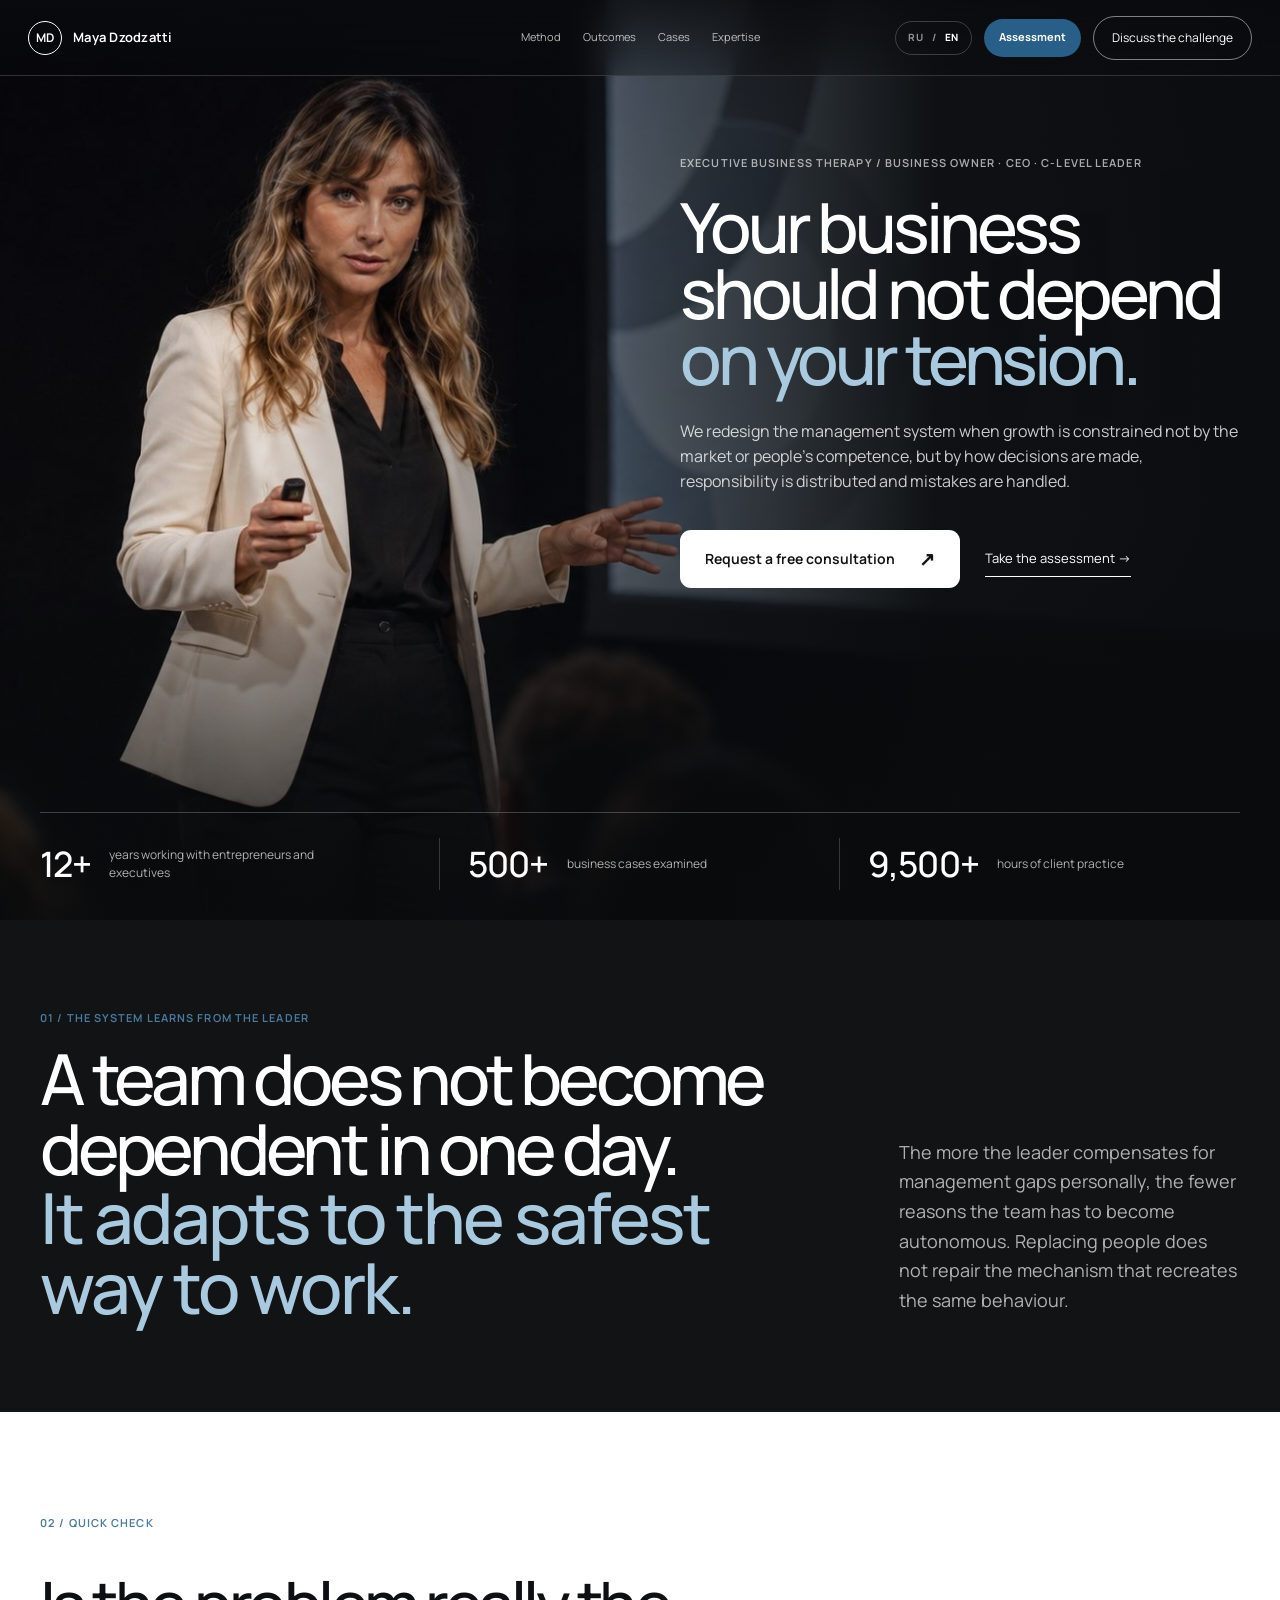
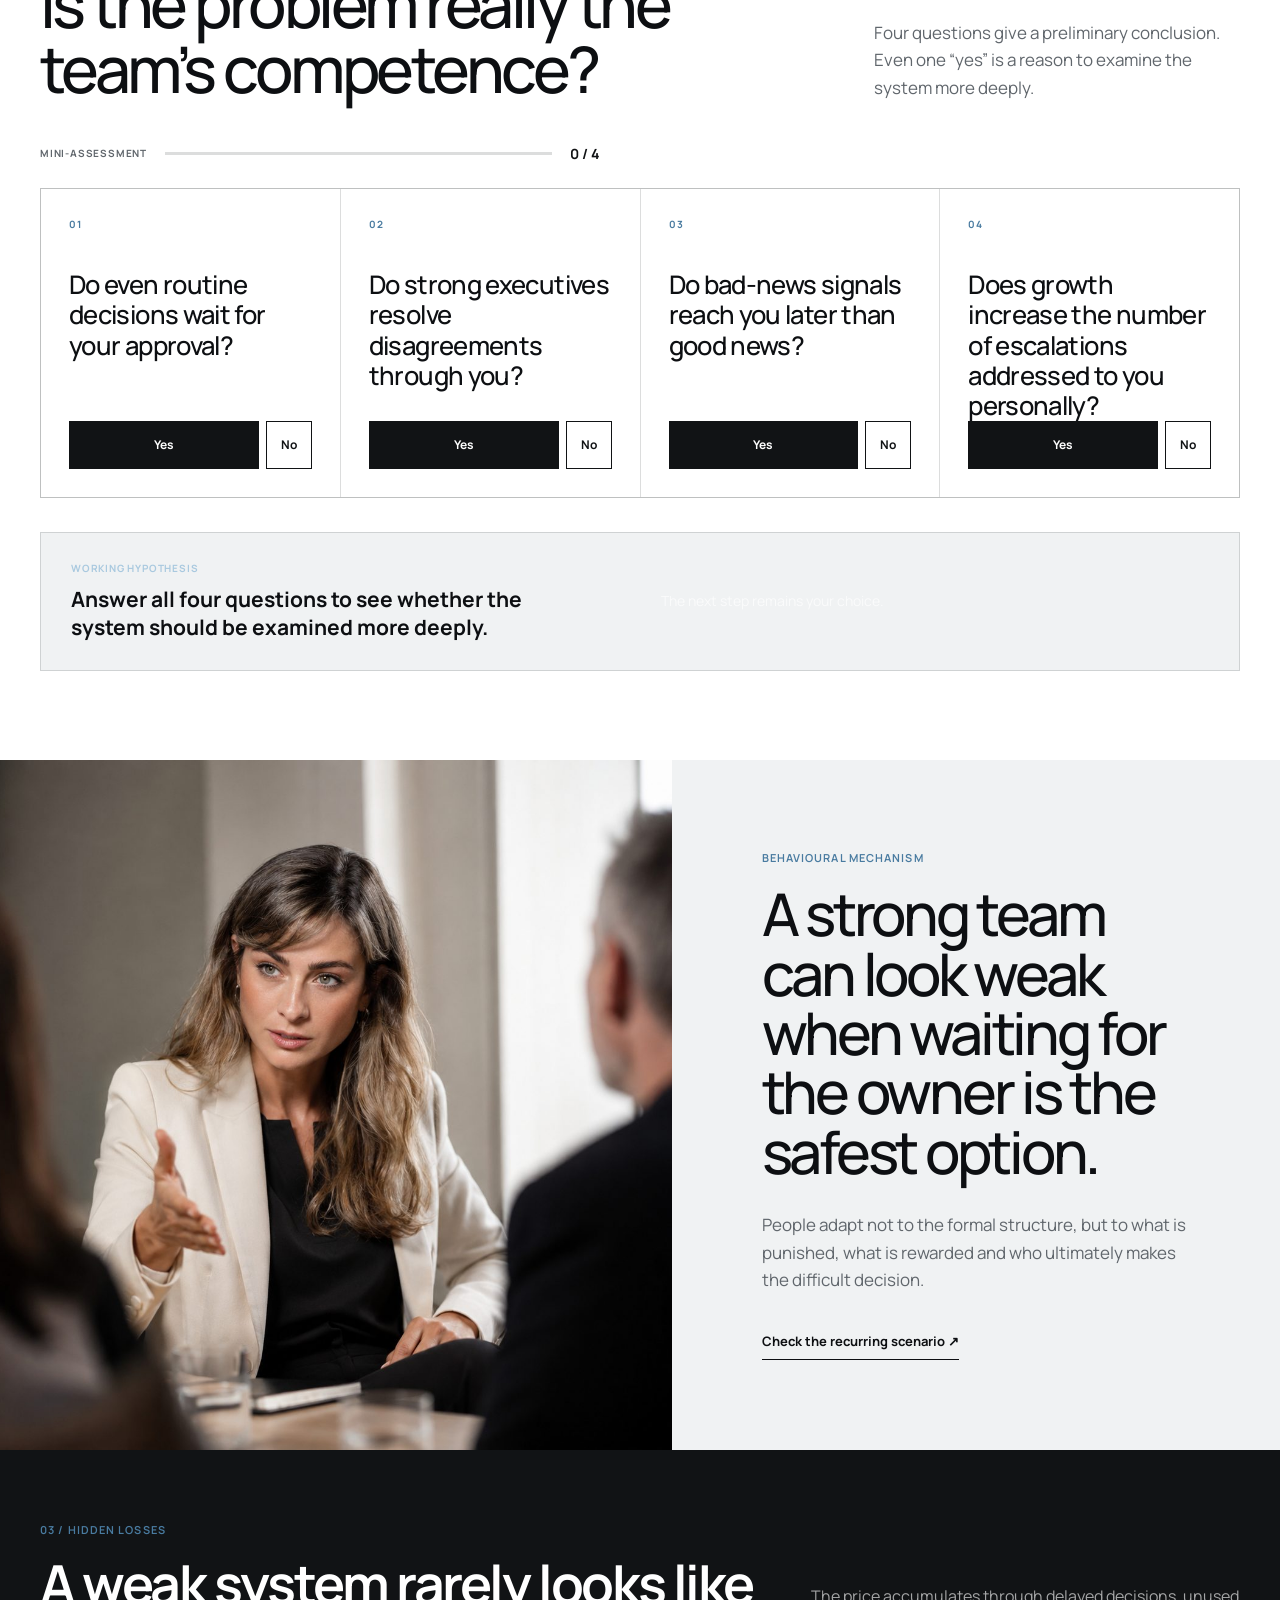
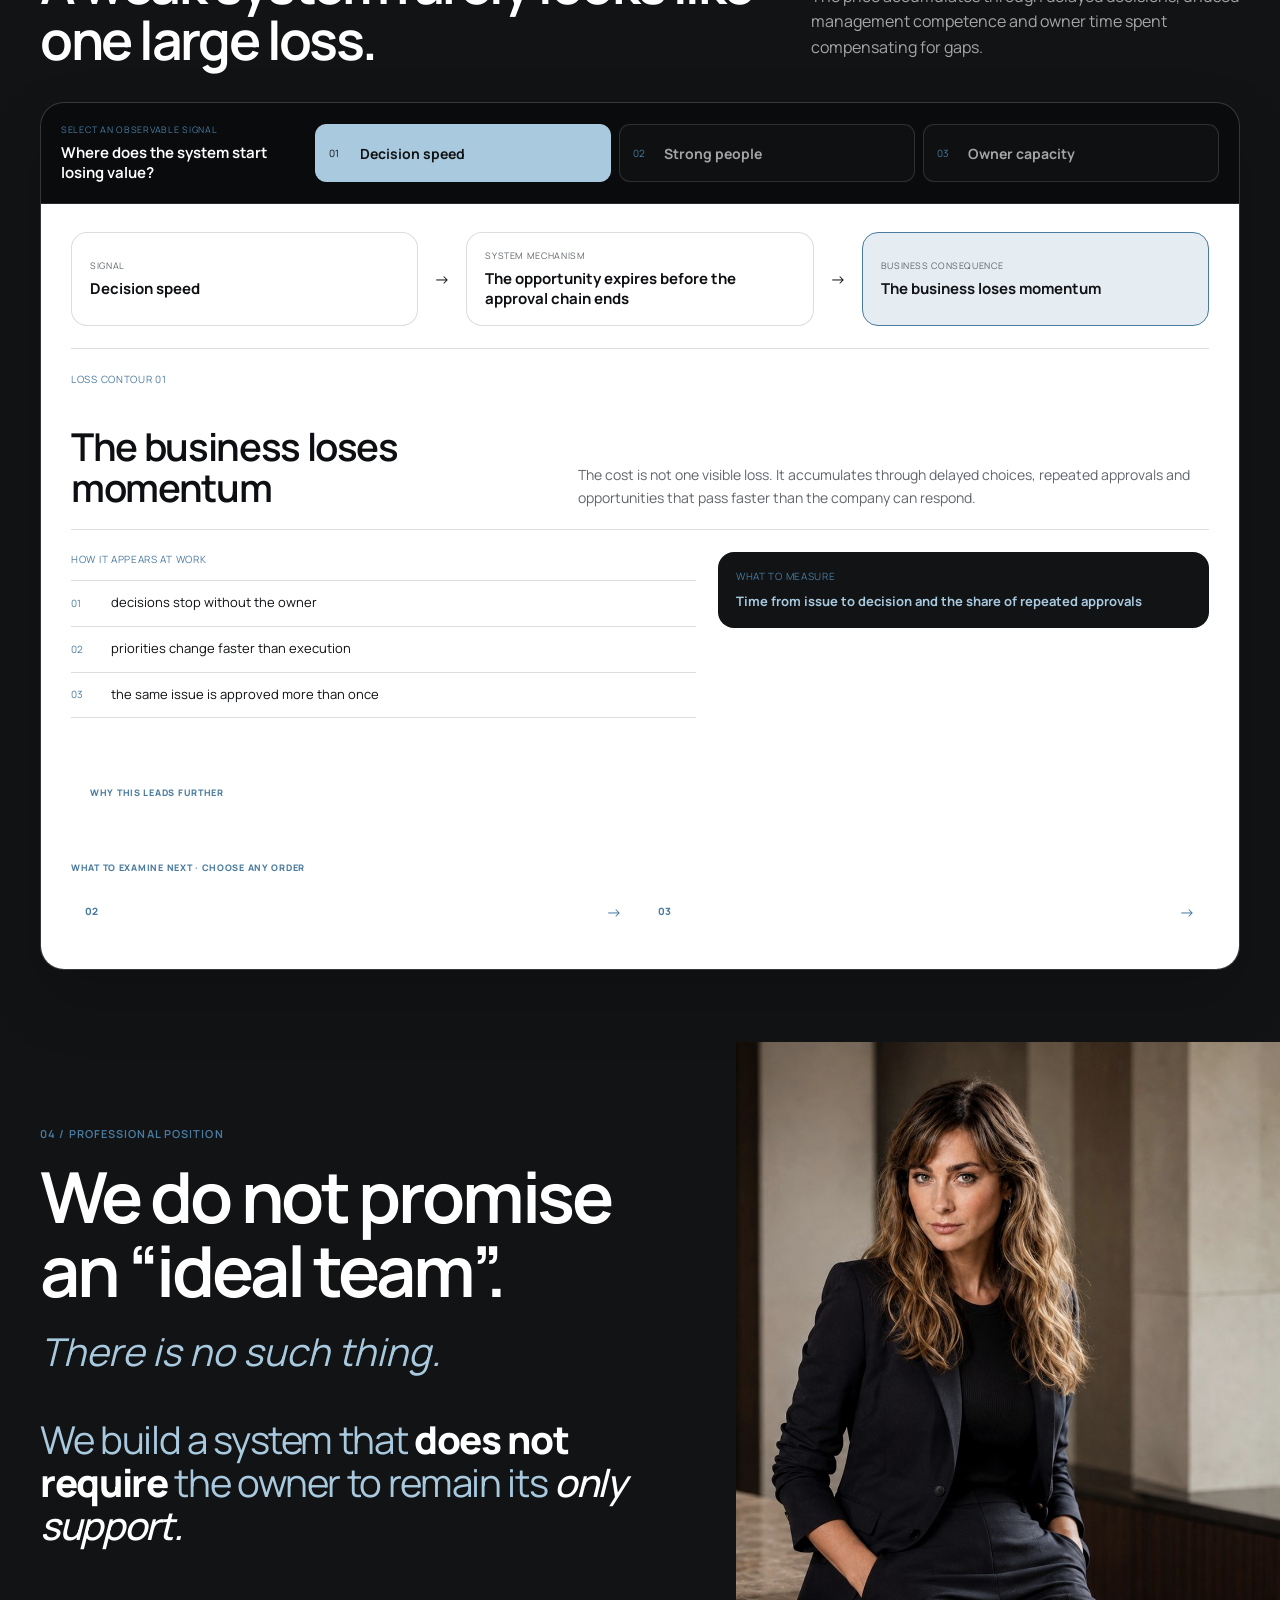
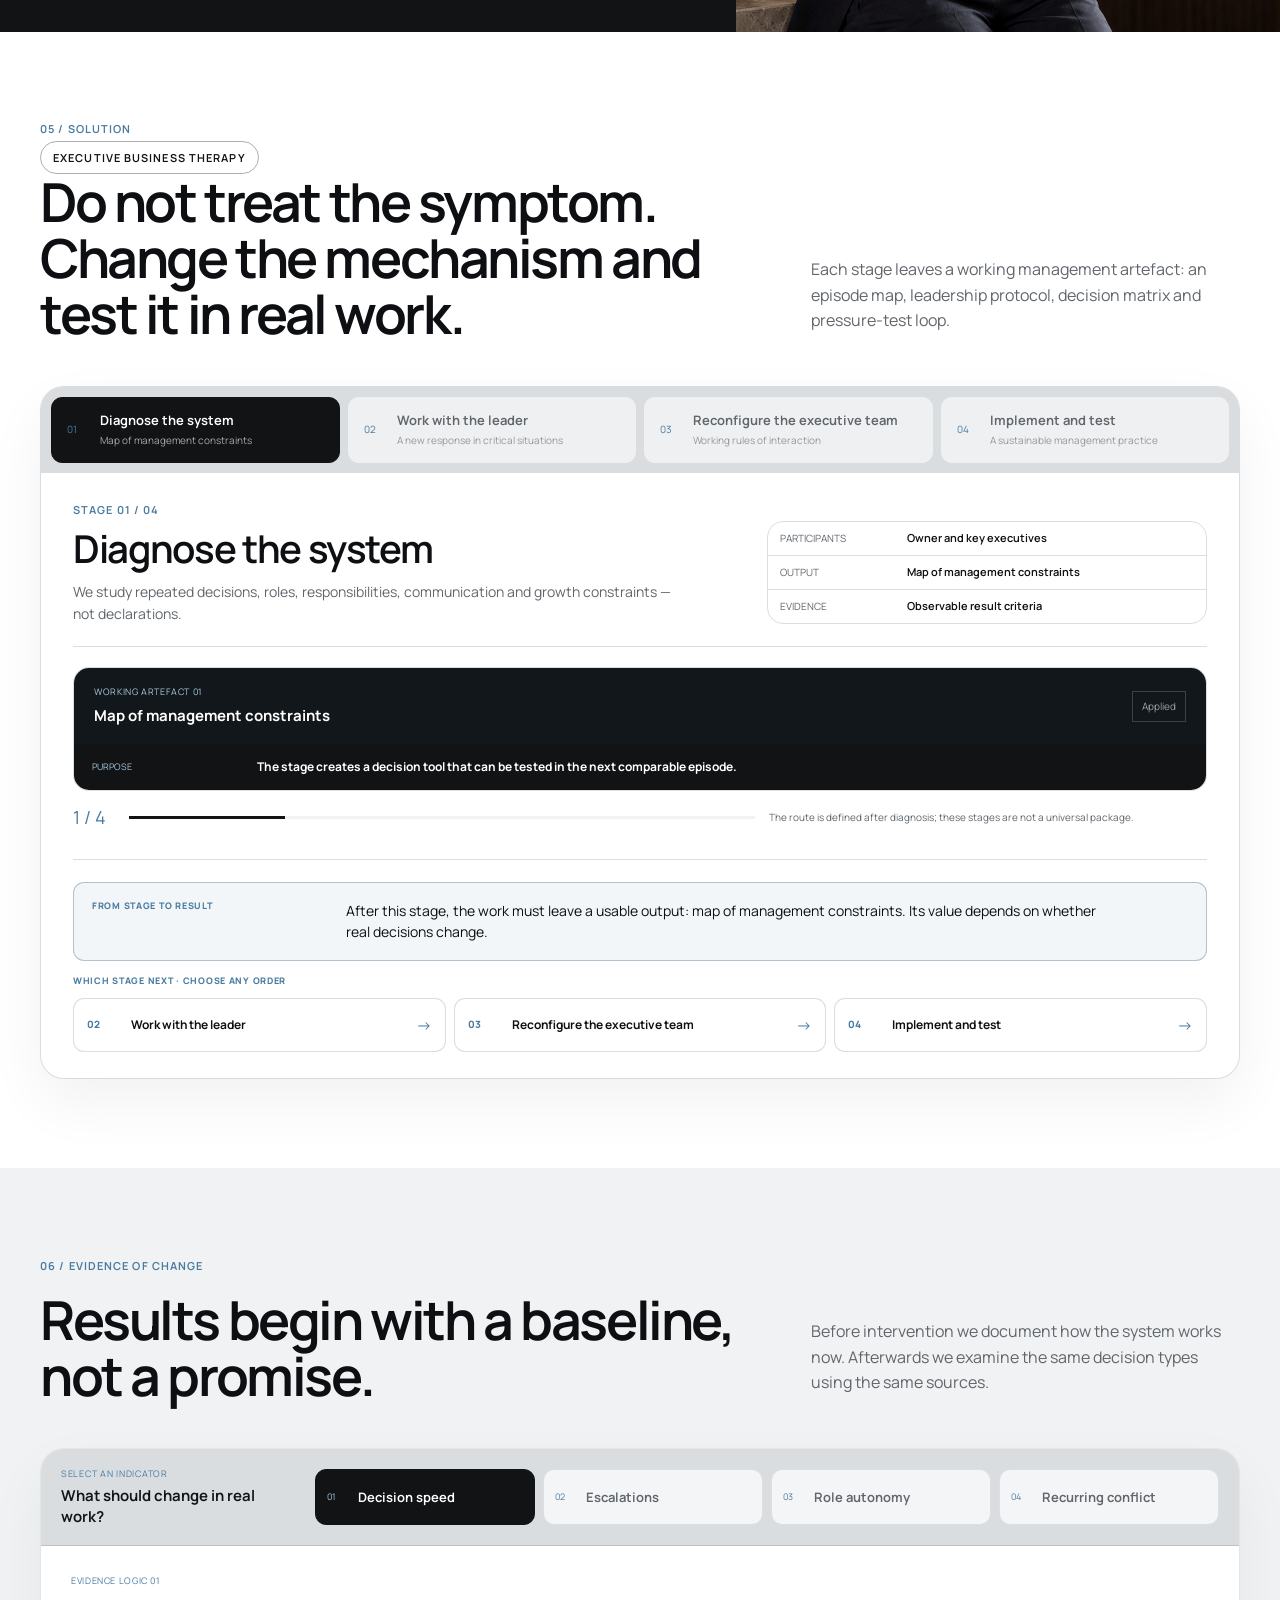
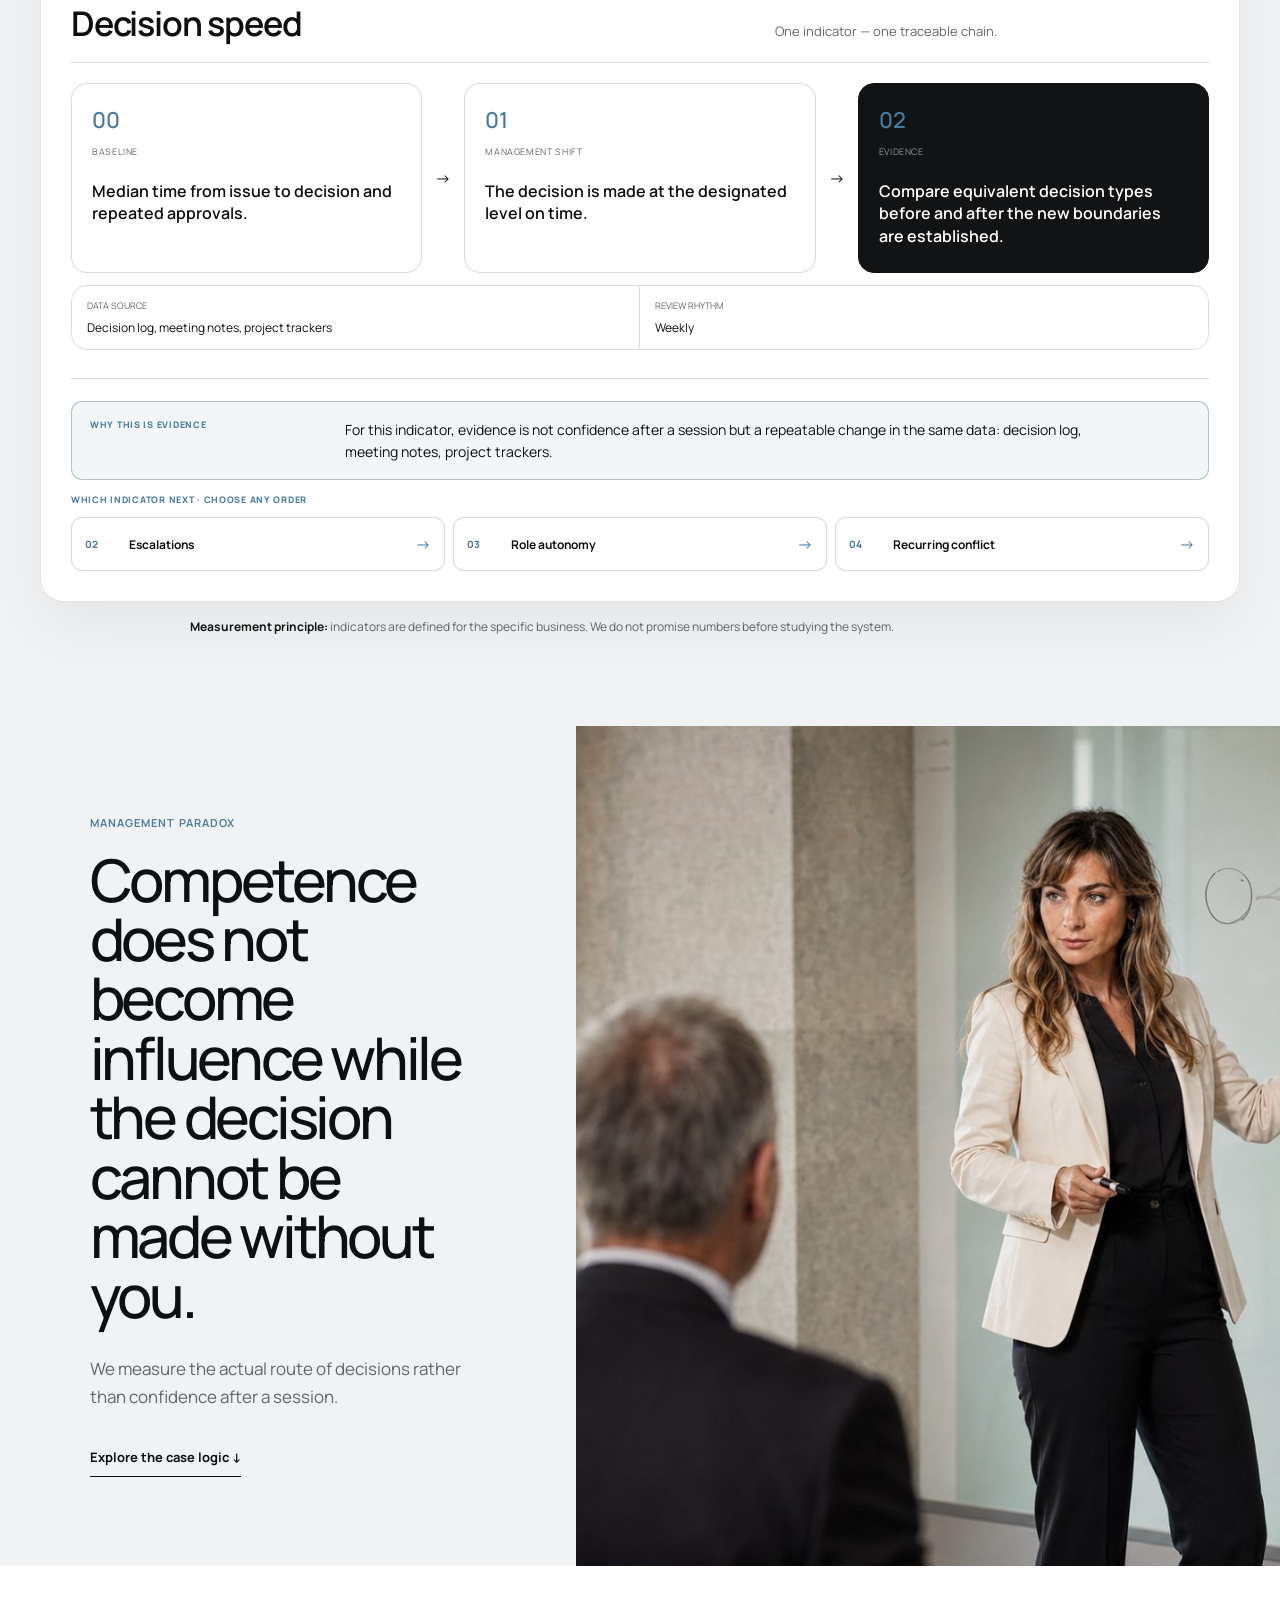
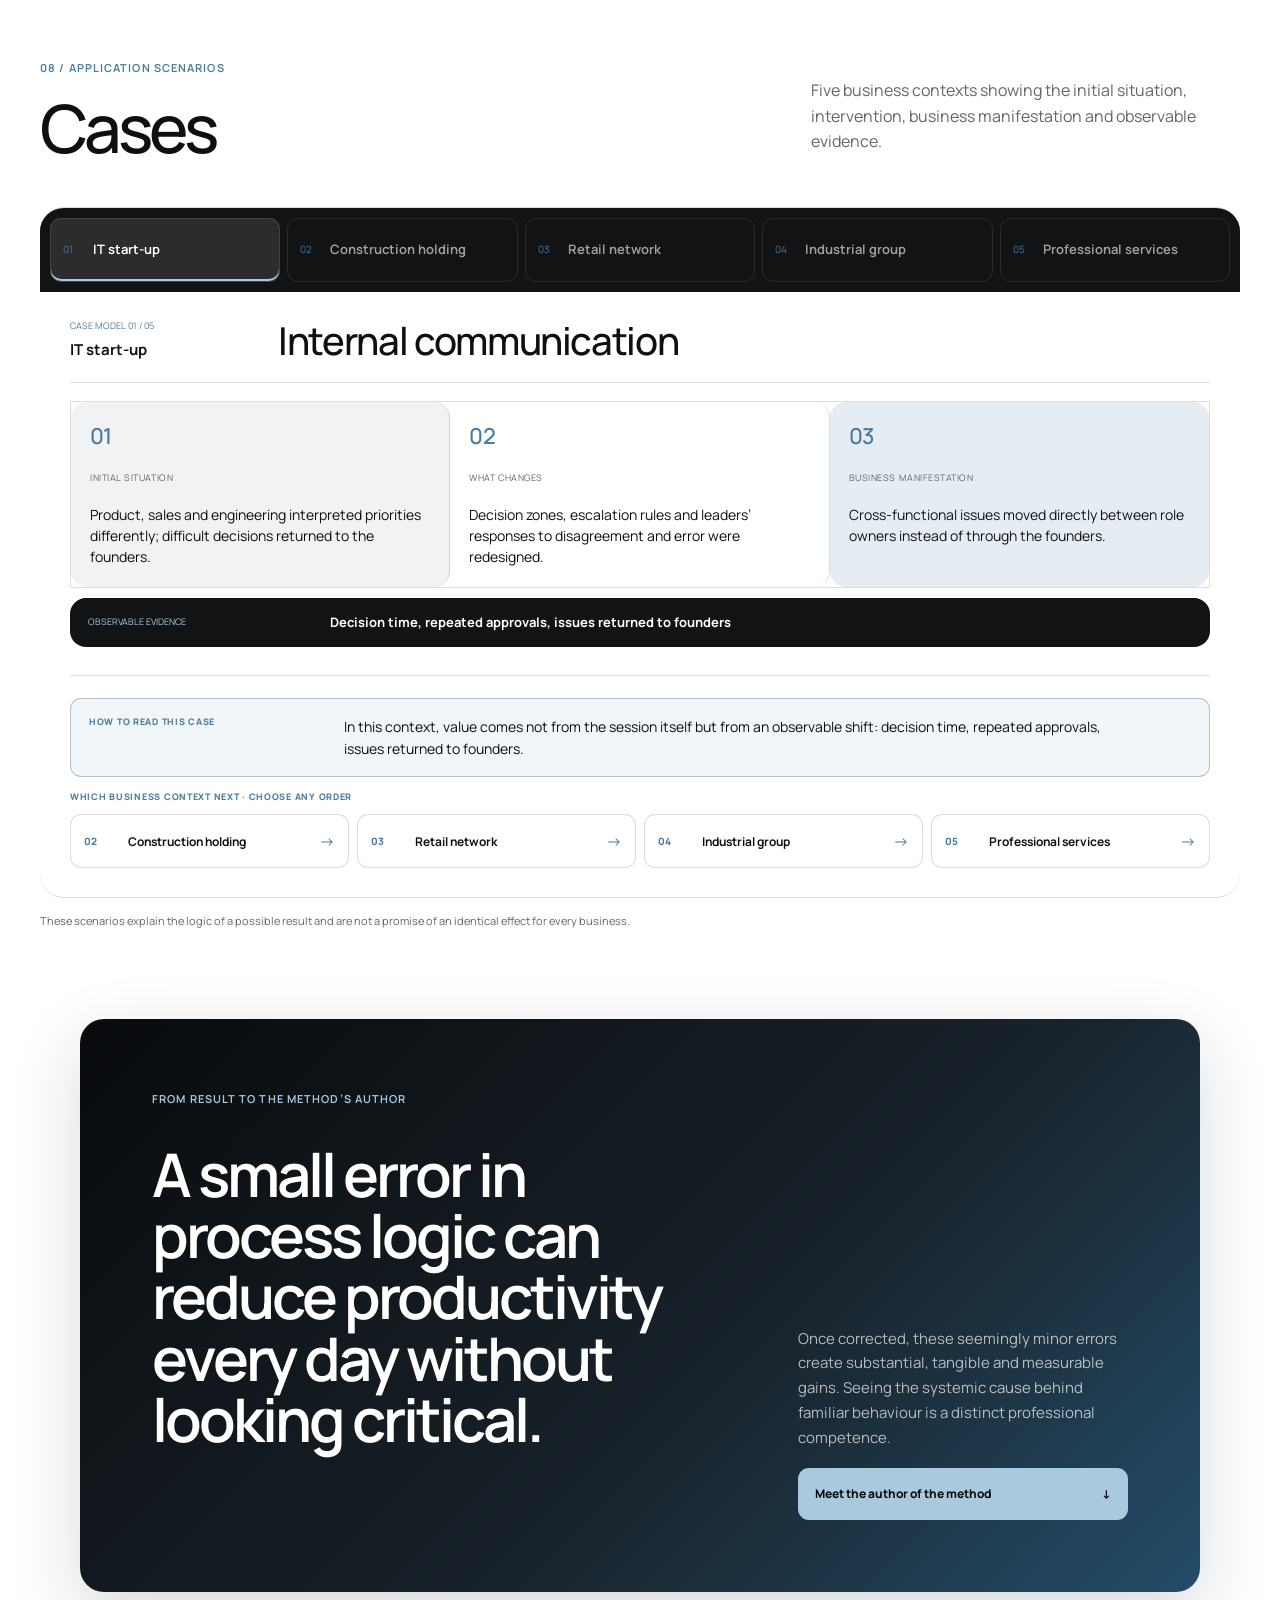
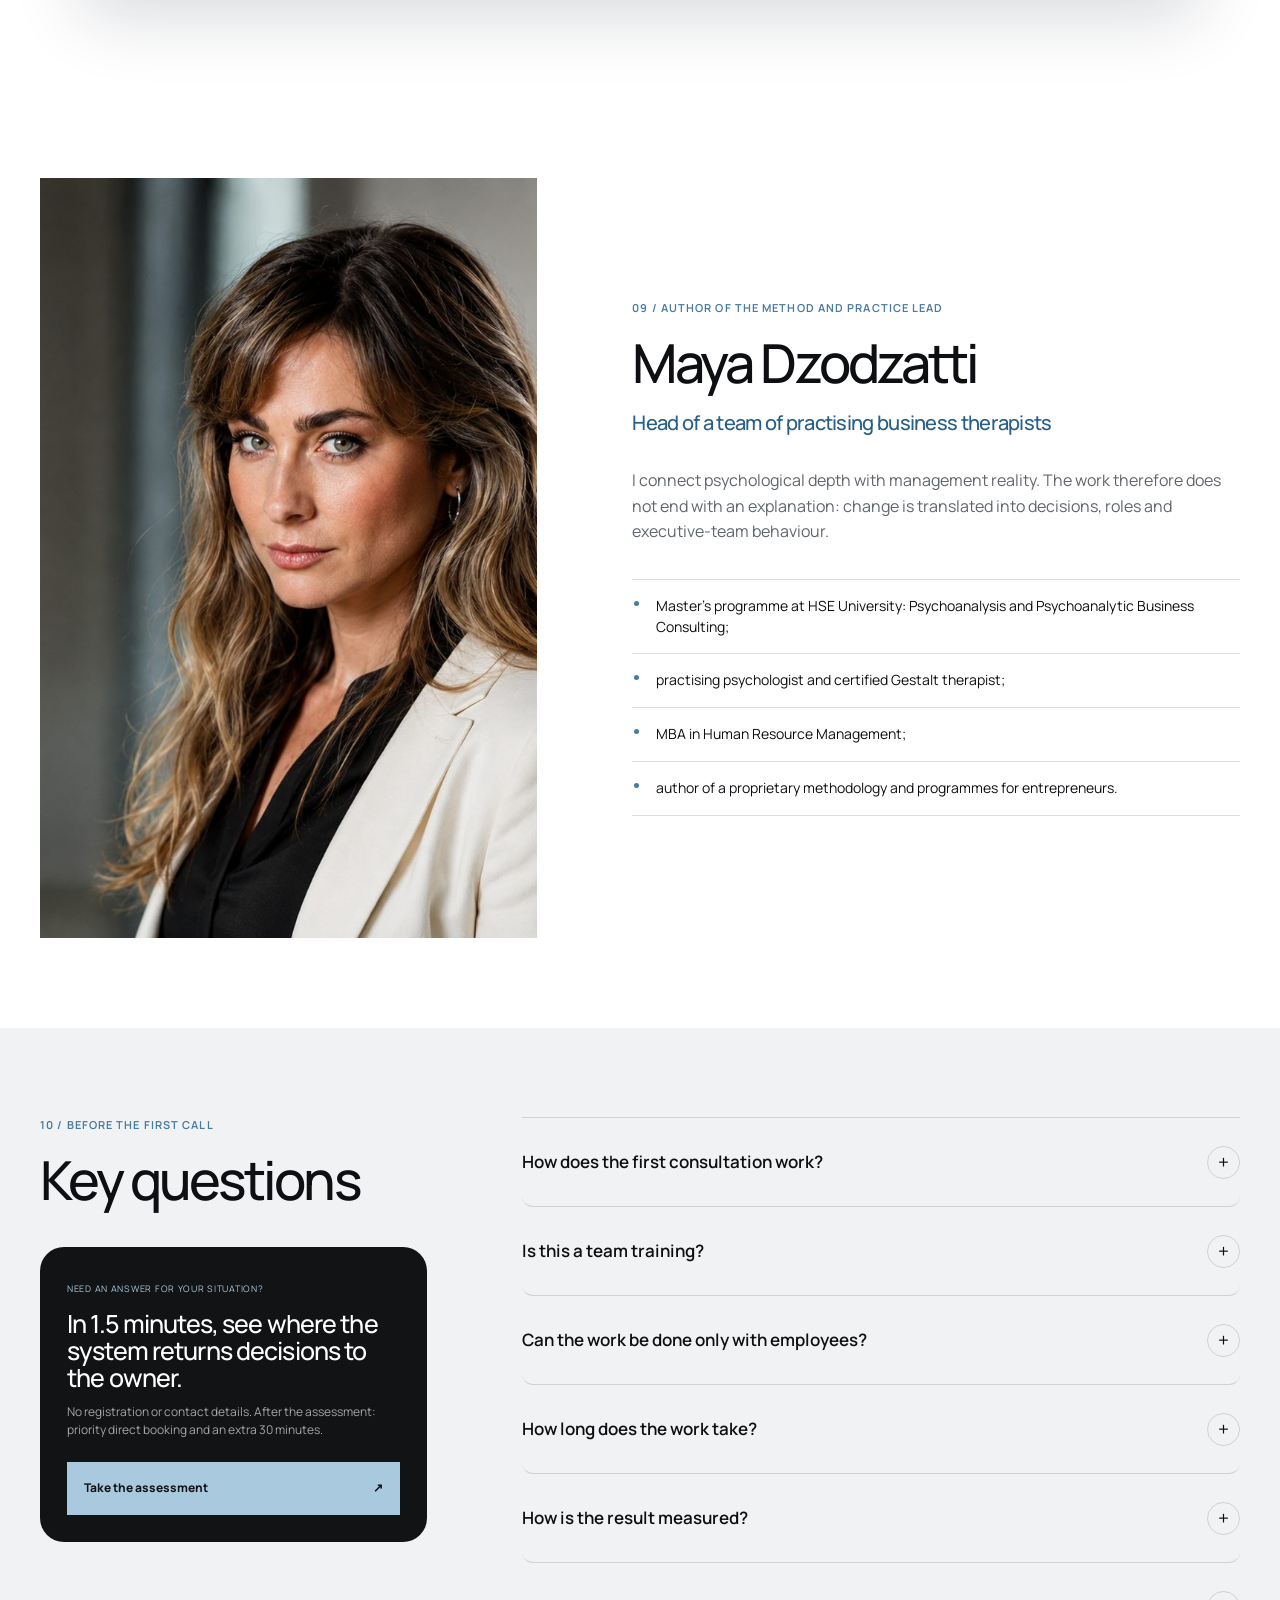
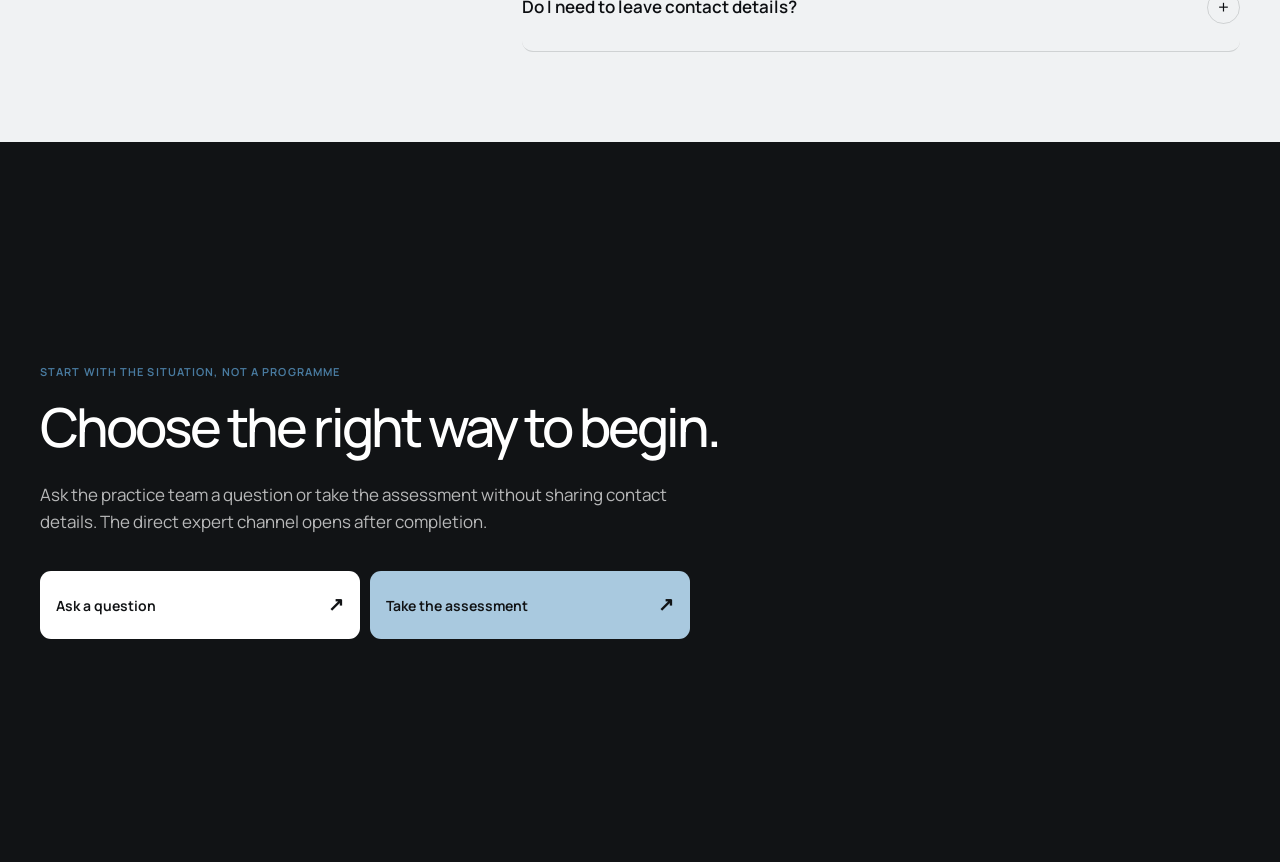
<file: en/index.html>
<!DOCTYPE html><html lang="ru" data-theme="mono"><head><meta charSet="utf-8"/><meta name="viewport" content="width=device-width, initial-scale=1"/><link rel="preload" as="image" href="/assets/maya-stage.jpg"/><link rel="preload" as="image" href="/assets/maya-session.jpg"/><link rel="preload" as="image" href="/assets/maya-principle-new.jpg"/><link rel="preload" as="image" href="/assets/maya-workshop-new.jpg"/><link rel="preload" as="image" href="/assets/maya-portrait.jpg"/><link rel="stylesheet" href="/_next/static/chunks/0wo7thg4n67lb.css" data-precedence="next"/><link rel="preload" as="script" fetchPriority="low" href="/_next/static/chunks/15xrurgzs99gv.js"/><script src="/_next/static/chunks/0dgq26a5_oy.a.js" async=""></script><script src="/_next/static/chunks/0-pj5.i7jc7pm.js" async=""></script><script src="/_next/static/chunks/17l.~xc6lfpbi.js" async=""></script><script src="/_next/static/chunks/turbopack-0ng82xcnl-_ml.js" async=""></script><script src="/_next/static/chunks/01xlw8hd842-c.js" async=""></script><script src="/_next/static/chunks/0_t29vi~hh.tn.js" async=""></script><script src="/_next/static/chunks/0g~i5vswrp736.js" async=""></script><link rel="preload" href="https://fonts.googleapis.com/css2?family=Manrope:wght@400;500;600;650;700;800&amp;display=swap" as="style"/><link rel="preconnect" href="https://fonts.googleapis.com"/><link rel="preconnect" href="https://fonts.gstatic.com" crossorigin="anonymous"/><title>Maya Dzodzatti — Executive Business Therapy</title><meta name="description" content="Management-system diagnosis and change for business owners, CEOs and C-level leaders."/><link href="https://fonts.googleapis.com/css2?family=Manrope:wght@400;500;600;650;700;800&amp;display=swap" rel="stylesheet"/><script src="/_next/static/chunks/03~yq9q893hmn.js" noModule=""></script></head><body class="antialiased" style="--font-site-sans:&#x27;Manrope&#x27;"><div hidden=""><!--$--><!--/$--></div><main><header class="site-header"><a class="brand" href="#top"><span class="brand-mark">MD</span><span>Maya Dzodzatti</span></a><nav aria-label="Page navigation"><a href="#format">Method</a><a href="#result">Outcomes</a><a href="#cases">Cases</a><a href="#about">Expertise</a></nav><div class="header-actions"><div class="language-switcher" aria-label="Language selection"><a href="/">RU</a><span aria-hidden="true">/</span><a aria-current="page" href="/en/">EN</a></div><a class="header-diagnostic" href="/en/diagnostic">Assessment</a><a class="header-cta" href="https://t.me/valeria_preuss?text=Hello%21%20I%20would%20like%20to%20book%20an%20initial%20consultation%20with%20Maya%20Dzodzatti.%20Could%20you%20please%20share%20the%20available%20time%20slots%3F" target="_blank" rel="noreferrer">Discuss the challenge</a></div></header><section class="hero" id="top"><div class="hero-media" aria-hidden="true"><img src="/assets/maya-stage.jpg" alt=""/><div class="hero-shade"></div></div><div class="hero-copy" data-reveal="true"><p class="eyebrow">Executive Business Therapy / business owner · CEO · C-level leader</p><h1>Your business should not depend <span>on your tension.</span></h1><p class="hero-lead">We redesign the management system when growth is constrained not by the market or people’s competence, but by how decisions are made, responsibility is distributed and mistakes are handled.</p><div class="hero-actions"><a class="button button-primary" href="https://t.me/valeria_preuss?text=Hello%21%20I%20would%20like%20to%20book%20an%20initial%20consultation%20with%20Maya%20Dzodzatti.%20Could%20you%20please%20share%20the%20available%20time%20slots%3F" target="_blank" rel="noreferrer">Request a free consultation <span>↗</span></a><a class="text-link" href="/en/diagnostic">Take the assessment →</a></div></div><div class="proof-strip" data-reveal="true"><div><strong>12+</strong><span>years working with entrepreneurs and executives</span></div><div><strong>500+</strong><span>business cases examined</span></div><div><strong>9,500+</strong><span>hours of client practice</span></div></div></section><section class="manifesto section-dark" data-reveal="true"><p class="section-index">01 / the system learns from the leader</p><blockquote>A team does not become dependent in one day. <em>It adapts to the safest way to work.</em></blockquote><p>The more the leader compensates for management gaps personally, the fewer reasons the team has to become autonomous. Replacing people does not repair the mechanism that recreates the same behaviour.</p></section><section class="entry-diagnostic section-light" id="diagnostic"><div class="entry-heading"><p class="section-index">02 / quick check</p><h2>Is the problem really the team’s competence?</h2><p>Four questions give a preliminary conclusion. Even one “yes” is a reason to examine the system more deeply.</p></div><div class="entry-mini-progress"><span>Mini-assessment</span><i><b style="width:0%"></b></i><strong>0<!-- --> / 4</strong></div><div class="entry-question-grid"><article class=""><span>0<!-- -->1</span><h3>Do even routine decisions wait for your approval?</h3><div role="group" aria-label="Answer to question 1"><button type="button" aria-pressed="false">Yes</button><button type="button" aria-pressed="false">No</button></div></article><article class=""><span>0<!-- -->2</span><h3>Do strong executives resolve disagreements through you?</h3><div role="group" aria-label="Answer to question 2"><button type="button" aria-pressed="false">Yes</button><button type="button" aria-pressed="false">No</button></div></article><article class=""><span>0<!-- -->3</span><h3>Do bad-news signals reach you later than good news?</h3><div role="group" aria-label="Answer to question 3"><button type="button" aria-pressed="false">Yes</button><button type="button" aria-pressed="false">No</button></div></article><article class=""><span>0<!-- -->4</span><h3>Does growth increase the number of escalations addressed to you personally?</h3><div role="group" aria-label="Answer to question 4"><button type="button" aria-pressed="false">Yes</button><button type="button" aria-pressed="false">No</button></div></article></div><div class="entry-conclusion entry-conclusion-pending"><div><small>Working hypothesis</small><strong>Answer all four questions to see whether the system should be examined more deeply.</strong></div><p>The next step remains your choice.</p></div></section><section class="editorial-photo editorial-photo-a"><div class="editorial-photo-media"><img src="/assets/maya-session.jpg" alt="Management working session"/></div><div class="editorial-photo-copy"><p class="section-index">Behavioural mechanism</p><h2>A strong team can look weak when waiting for the owner is the safest option.</h2><p>People adapt not to the formal structure, but to what is punished, what is rewarded and who ultimately makes the difficult decision.</p><a href="/en/diagnostic">Check the recurring scenario <span>↗</span></a></div></section><section class="loss-section section-dark" id="losses"><div class="section-heading split-heading" data-reveal="true"><div><p class="section-index">03 / hidden losses</p><h2>A weak system rarely looks like one large loss.</h2></div><p>The price accumulates through delayed decisions, unused management competence and owner time spent compensating for gaps.</p></div><div class="loss-workbench" data-reveal="true"><div class="loss-selector "><div><small>Select an observable signal</small><strong>Where does the system start losing value?</strong></div><div class="loss-channels" role="tablist"><button type="button" role="tab" aria-selected="true" class="is-active"><span>0<!-- -->1</span><div><strong>Decision speed</strong></div></button><button type="button" role="tab" aria-selected="false" class=""><span>0<!-- -->2</span><div><strong>Strong people</strong></div></button><button type="button" role="tab" aria-selected="false" class=""><span>0<!-- -->3</span><div><strong>Owner capacity</strong></div></button></div></div><div class="loss-inspector" id="loss-detail"><div class="loss-route"><article><small>Signal</small><strong>Decision speed</strong></article><i>→</i><article><small>System mechanism</small><strong>The opportunity expires before the approval chain ends</strong></article><i>→</i><article class="is-loss"><small>Business consequence</small><strong>The business loses momentum</strong></article></div><div class="loss-inspector-head"><small>Loss contour 0<!-- -->1</small><h3>The business loses momentum</h3><p>The cost is not one visible loss. It accumulates through delayed choices, repeated approvals and opportunities that pass faster than the company can respond.</p></div><div class="loss-evidence-grid"><div class="loss-signs"><small>How it appears at work</small><div><span>0<!-- -->1</span><p>decisions stop without the owner</p></div><div><span>0<!-- -->2</span><p>priorities change faster than execution</p></div><div><span>0<!-- -->3</span><p>the same issue is approved more than once</p></div></div><div class="loss-evidence-side"><div class="loss-measure"><small>What to measure</small><strong>Time from issue to decision and the share of repeated approvals</strong></div></div></div><div class="reading-continuation"><div class="reading-bridge"><small>Why this leads further</small><p>The selected contour shows the price of the symptom. Durable change begins only where the mechanism that recreates the loss is changed.</p></div><div class="remaining-choices"><small>What to examine next · choose any order</small><div><button type="button"><span>0<!-- -->2</span><strong>Strong people</strong><i>→</i></button><button type="button"><span>0<!-- -->3</span><strong>Owner capacity</strong><i>→</i></button></div></div></div></div></div></section><section class="principle-photo" id="principle"><div class="principle-photo-copy"><p class="section-index">04 / professional position</p><h2>We do not promise an “ideal team”.</h2><p class="principle-aside">There is no such thing.</p><p>We build a system that <strong>does not require</strong> the owner to remain its <em>only support.</em></p></div><div class="principle-photo-media"><img src="/assets/maya-principle-new.jpg" alt="Maya Dzodzatti"/></div></section><section class="offer section-light" id="format"><div class="section-heading split-heading" data-reveal="true"><div><p class="section-index">05 / solution</p><p class="offer-label">Executive Business Therapy</p><h2>Do not treat the symptom. Change the mechanism and test it in real work.</h2></div><p>Each stage leaves a working management artefact: an episode map, leadership protocol, decision matrix and pressure-test loop.</p></div><div class="method-console" data-reveal="true"><div class="method-index " role="tablist"><button type="button" role="tab" aria-selected="true" class="is-active"><span>0<!-- -->1</span><div><strong>Diagnose the system</strong><small>Map of management constraints</small></div><i>→</i></button><button type="button" role="tab" aria-selected="false" class=""><span>0<!-- -->2</span><div><strong>Work with the leader</strong><small>A new response in critical situations</small></div><i>→</i></button><button type="button" role="tab" aria-selected="false" class=""><span>0<!-- -->3</span><div><strong>Reconfigure the executive team</strong><small>Working rules of interaction</small></div><i>→</i></button><button type="button" role="tab" aria-selected="false" class=""><span>0<!-- -->4</span><div><strong>Implement and test</strong><small>A sustainable management practice</small></div><i>→</i></button></div><div class="method-panel" id="method-detail"><div class="method-panel-head"><div><p class="console-label">Stage 0<!-- -->1<!-- --> / 04</p><h3>Diagnose the system</h3><p>We study repeated decisions, roles, responsibilities, communication and growth constraints — not declarations.</p></div><dl><div><dt>Participants</dt><dd>Owner and key executives</dd></div><div><dt>Output</dt><dd>Map of management constraints</dd></div><div><dt>Evidence</dt><dd>Observable result criteria</dd></div></dl></div><div class="stage-artifact"><div class="artifact-head"><small>Working artefact 0<!-- -->1</small><strong>Map of management constraints</strong><span>Applied</span></div><div class="artifact-output"><small>Purpose</small><strong>The stage creates a decision tool that can be tested in the next comparable episode.</strong></div></div><div class="stage-progress"><span>1<!-- --> / 4</span><i><b style="width:25%"></b></i><small>The route is defined after diagnosis; these stages are not a universal package.</small></div><div class="reading-continuation"><div class="reading-bridge"><small>From stage to result</small><p>After this stage, the work must leave a usable output: <!-- -->map of management constraints<!-- -->. Its value depends on whether real decisions change.</p></div><div class="remaining-choices"><small>Which stage next · choose any order</small><div><button type="button"><span>0<!-- -->2</span><strong>Work with the leader</strong><i>→</i></button><button type="button"><span>0<!-- -->3</span><strong>Reconfigure the executive team</strong><i>→</i></button><button type="button"><span>0<!-- -->4</span><strong>Implement and test</strong><i>→</i></button></div></div></div></div></div></section><section class="outcomes section-paper" id="result"><div class="section-heading split-heading" data-reveal="true"><div><p class="section-index">06 / evidence of change</p><h2>Results begin with a baseline, not a promise.</h2></div><p>Before intervention we document how the system works now. Afterwards we examine the same decision types using the same sources.</p></div><div class="measurement-protocol" data-reveal="true"><div class="metric-selector "><div><small>Select an indicator</small><strong>What should change in real work?</strong></div><div class="metric-index" role="tablist"><button type="button" role="tab" aria-selected="true" class="is-active"><span>0<!-- -->1</span><div><strong>Decision speed</strong></div></button><button type="button" role="tab" aria-selected="false" class=""><span>0<!-- -->2</span><div><strong>Escalations</strong></div></button><button type="button" role="tab" aria-selected="false" class=""><span>0<!-- -->3</span><div><strong>Role autonomy</strong></div></button><button type="button" role="tab" aria-selected="false" class=""><span>0<!-- -->4</span><div><strong>Recurring conflict</strong></div></button></div></div><div class="metric-workbench"><div class="metric-panel" id="metric-detail"><div class="metric-panel-head"><small>Evidence logic 0<!-- -->1</small><h3>Decision speed</h3><p>One indicator — one traceable chain.</p></div><div class="metric-route"><article><span>00</span><small>Baseline</small><p>Median time from issue to decision and repeated approvals.</p></article><i>→</i><article><span>01</span><small>Management shift</small><p>The decision is made at the designated level on time.</p></article><i>→</i><article class="is-proof"><span>02</span><small>Evidence</small><p>Compare equivalent decision types before and after the new boundaries are established.</p></article></div><dl class="metric-evidence"><div><dt>Data source</dt><dd>Decision log, meeting notes, project trackers</dd></div><div><dt>Review rhythm</dt><dd>Weekly</dd></div></dl><div class="reading-continuation"><div class="reading-bridge"><small>Why this is evidence</small><p>For this indicator, evidence is not confidence after a session but a repeatable change in the same data: <!-- -->decision log, meeting notes, project trackers<!-- -->.</p></div><div class="remaining-choices"><small>Which indicator next · choose any order</small><div><button type="button"><span>0<!-- -->2</span><strong>Escalations</strong><i>→</i></button><button type="button"><span>0<!-- -->3</span><strong>Role autonomy</strong><i>→</i></button><button type="button"><span>0<!-- -->4</span><strong>Recurring conflict</strong><i>→</i></button></div></div></div></div></div></div><p class="measurement-note"><strong>Measurement principle:</strong> indicators are defined for the specific business. We do not promise numbers before studying the system.</p></section><section class="editorial-photo editorial-photo-b" id="case-logic"><div class="editorial-photo-media"><img src="/assets/maya-workshop-new.jpg" alt="Executive working session"/></div><div class="editorial-photo-copy"><p class="section-index">Management paradox</p><h2>Competence does not become influence while the decision cannot be made without you.</h2><p>We measure the actual route of decisions rather than confidence after a session.</p><a href="#cases">Explore the case logic <span>↓</span></a></div></section><section class="results section-light" id="cases"><div class="section-heading split-heading cases-heading" data-reveal="true"><div><p class="section-index">08 / application scenarios</p><h2>Cases</h2></div><p>Five business contexts showing the initial situation, intervention, business manifestation and observable evidence.</p></div><div class="case-library" data-reveal="true"><div class="case-index " role="tablist"><button type="button" role="tab" aria-selected="true" class="is-active"><span>0<!-- -->1</span><div><strong>IT start-up</strong></div></button><button type="button" role="tab" aria-selected="false" class=""><span>0<!-- -->2</span><div><strong>Construction holding</strong></div></button><button type="button" role="tab" aria-selected="false" class=""><span>0<!-- -->3</span><div><strong>Retail network</strong></div></button><button type="button" role="tab" aria-selected="false" class=""><span>0<!-- -->4</span><div><strong>Industrial group</strong></div></button><button type="button" role="tab" aria-selected="false" class=""><span>0<!-- -->5</span><div><strong>Professional services</strong></div></button></div><div class="case-file" id="case-detail"><div class="case-file-head"><div><small>Case model 0<!-- -->1<!-- --> / 05</small><strong>IT start-up</strong></div><h3>Internal communication</h3></div><div class="case-comparison"><article><span>01</span><small>Initial situation</small><p>Product, sales and engineering interpreted priorities differently; difficult decisions returned to the founders.</p></article><article><span>02</span><small>What changes</small><p>Decision zones, escalation rules and leaders’ responses to disagreement and error were redesigned.</p></article><article class="case-result"><span>03</span><small>Business manifestation</small><p>Cross-functional issues moved directly between role owners instead of through the founders.</p></article></div><div class="case-proof"><small>Observable evidence</small><strong>Decision time, repeated approvals, issues returned to founders</strong></div><div class="reading-continuation"><div class="reading-bridge"><small>How to read this case</small><p>In this context, value comes not from the session itself but from an observable shift: <!-- -->decision time, repeated approvals, issues returned to founders<!-- -->.</p></div><div class="remaining-choices"><small>Which business context next · choose any order</small><div><button type="button"><span>0<!-- -->2</span><strong>Construction holding</strong><i>→</i></button><button type="button"><span>0<!-- -->3</span><strong>Retail network</strong><i>→</i></button><button type="button"><span>0<!-- -->4</span><strong>Industrial group</strong><i>→</i></button><button type="button"><span>0<!-- -->5</span><strong>Professional services</strong><i>→</i></button></div></div></div></div></div><p class="results-note">These scenarios explain the logic of a possible result and are not a promise of an identical effect for every business.</p></section><section class="case-to-expert" id="case-conclusion" data-reveal="true"><p class="section-index">From result to the method’s author</p><h2>A small error in process logic can reduce productivity every day without looking critical.</h2><p>Once corrected, these seemingly minor errors create substantial, tangible and measurable gains. Seeing the systemic cause behind familiar behaviour is a distinct professional competence.</p><a href="#about">Meet the author of the method <span>↓</span></a></section><section class="about section-light" id="about"><div class="about-image" data-reveal="true"><img src="/assets/maya-portrait.jpg" alt="Maya Dzodzatti, practice lead"/></div><div class="about-copy" data-reveal="true"><p class="section-index">09 / author of the method and practice lead</p><h2>Maya Dzodzatti</h2><p class="about-role">Head of a team of practising business therapists</p><p>I connect psychological depth with management reality. The work therefore does not end with an explanation: change is translated into decisions, roles and executive-team behaviour.</p><ul class="credentials"><li>Master’s programme at HSE University: Psychoanalysis and Psychoanalytic Business Consulting;</li><li>practising psychologist and certified Gestalt therapist;</li><li>MBA in Human Resource Management;</li><li>author of a proprietary methodology and programmes for entrepreneurs.</li></ul></div></section><section class="faq section-paper"><div class="faq-heading" data-reveal="true"><div class="section-heading"><p class="section-index">10 / before the first call</p><h2>Key questions</h2></div><div class="faq-diagnostic-invite"><small>Need an answer for your situation?</small><strong>In 1.5 minutes, see where the system returns decisions to the owner.</strong><p>No registration or contact details. After the assessment: priority direct booking and an extra 30 minutes.</p><a href="/en/diagnostic">Take the assessment <span>↗</span></a></div></div><div class="faq-list"><details><summary>How does the first consultation work?<span>+</span></summary><p>A free 40-minute one-to-one call with the owner, CEO or another C-level leader — without the team. We examine one recurring management episode and decide whether deeper diagnosis is warranted.</p></details><details><summary>Is this a team training?<span>+</span></summary><p>No. Training adds knowledge. This work changes decision routes, responsibility and the behaviour that the system reinforces.</p></details><details><summary>Can the work be done only with employees?<span>+</span></summary><p>No. If the owner or CEO is not involved, the team quickly returns to the behaviour that was safe in the previous system.</p></details><details><summary>How long does the work take?<span>+</span></summary><p>Format and duration are defined after the initial diagnosis. One programme for businesses with different architectures would signal a weak method.</p></details><details><summary>How is the result measured?<span>+</span></summary><p>Before the work begins, we define observable criteria: decision speed, escalation level, role autonomy, recurring conflict and task-specific indicators.</p></details><details><summary>Do I need to leave contact details?<span>+</span></summary><p>No. The assessment is generated in the browser without a name, phone number or email address.</p></details></div></section><section class="final-cta"><div class="final-copy" data-reveal="true"><p class="section-index">Start with the situation, not a programme</p><h2>Choose the right way to begin.</h2><p>Ask the practice team a question or take the assessment without sharing contact details. The direct expert channel opens after completion.</p><div class="final-actions final-actions-grid"><a class="button button-light" href="https://t.me/valeria_preuss?text=Hello%21%20I%20would%20like%20to%20book%20an%20initial%20consultation%20with%20Maya%20Dzodzatti.%20Could%20you%20please%20share%20the%20available%20time%20slots%3F" target="_blank" rel="noreferrer">Ask a question <span>↗</span></a><a class="button button-accent" href="/en/diagnostic">Take the assessment <span>↗</span></a></div></div></section></main><!--$--><!--/$--><script src="/_next/static/chunks/15xrurgzs99gv.js" id="_R_" async=""></script><script>(self.__next_f=self.__next_f||[]).push([0])</script><script>self.__next_f.push([1,"1:\"$Sreact.fragment\"\n2:I[39756,[\"/_next/static/chunks/01xlw8hd842-c.js\",\"/_next/static/chunks/0_t29vi~hh.tn.js\"],\"default\"]\n3:I[37457,[\"/_next/static/chunks/01xlw8hd842-c.js\",\"/_next/static/chunks/0_t29vi~hh.tn.js\"],\"default\"]\n4:I[47257,[\"/_next/static/chunks/01xlw8hd842-c.js\",\"/_next/static/chunks/0_t29vi~hh.tn.js\"],\"ClientPageRoot\"]\n5:I[678,[\"/_next/static/chunks/01xlw8hd842-c.js\",\"/_next/static/chunks/0_t29vi~hh.tn.js\",\"/_next/static/chunks/0g~i5vswrp736.js\"],\"default\"]\n8:I[97367,[\"/_next/static/chunks/01xlw8hd842-c.js\",\"/_next/static/chunks/0_t29vi~hh.tn.js\"],\"OutletBoundary\"]\n9:\"$Sreact.suspense\"\nb:I[97367,[\"/_next/static/chunks/01xlw8hd842-c.js\",\"/_next/static/chunks/0_t29vi~hh.tn.js\"],\"ViewportBoundary\"]\nd:I[97367,[\"/_next/static/chunks/01xlw8hd842-c.js\",\"/_next/static/chunks/0_t29vi~hh.tn.js\"],\"MetadataBoundary\"]\nf:I[68027,[\"/_next/static/chunks/01xlw8hd842-c.js\",\"/_next/static/chunks/0_t29vi~hh.tn.js\"],\"default\",1]\n:HL[\"/_next/static/chunks/0wo7thg4n67lb.css\",\"style\"]\n:HL[\"https://fonts.googleapis.com/css2?family=Manrope:wght@400;500;600;650;700;800\u0026display=swap\",\"style\"]\n"])</script><script>self.__next_f.push([1,"0:{\"P\":null,\"c\":[\"\",\"en\",\"\"],\"q\":\"\",\"i\":false,\"f\":[[[\"\",{\"children\":[\"en\",{\"children\":[\"__PAGE__\",{}]}]},\"$undefined\",\"$undefined\",16],[[\"$\",\"$1\",\"c\",{\"children\":[[[\"$\",\"link\",\"0\",{\"rel\":\"stylesheet\",\"href\":\"/_next/static/chunks/0wo7thg4n67lb.css\",\"precedence\":\"next\",\"crossOrigin\":\"$undefined\",\"nonce\":\"$undefined\"}],[\"$\",\"script\",\"script-0\",{\"src\":\"/_next/static/chunks/01xlw8hd842-c.js\",\"async\":true,\"nonce\":\"$undefined\"}],[\"$\",\"script\",\"script-1\",{\"src\":\"/_next/static/chunks/0_t29vi~hh.tn.js\",\"async\":true,\"nonce\":\"$undefined\"}]],[\"$\",\"html\",null,{\"lang\":\"ru\",\"data-theme\":\"mono\",\"children\":[[\"$\",\"head\",null,{\"children\":[[\"$\",\"link\",null,{\"rel\":\"preconnect\",\"href\":\"https://fonts.googleapis.com\"}],[\"$\",\"link\",null,{\"rel\":\"preconnect\",\"href\":\"https://fonts.gstatic.com\",\"crossOrigin\":\"anonymous\"}],[\"$\",\"link\",null,{\"href\":\"https://fonts.googleapis.com/css2?family=Manrope:wght@400;500;600;650;700;800\u0026display=swap\",\"rel\":\"stylesheet\"}]]}],[\"$\",\"body\",null,{\"className\":\"antialiased\",\"style\":{\"--font-site-sans\":\"'Manrope'\"},\"children\":[\"$\",\"$L2\",null,{\"parallelRouterKey\":\"children\",\"error\":\"$undefined\",\"errorStyles\":\"$undefined\",\"errorScripts\":\"$undefined\",\"template\":[\"$\",\"$L3\",null,{}],\"templateStyles\":\"$undefined\",\"templateScripts\":\"$undefined\",\"notFound\":[[[\"$\",\"title\",null,{\"children\":\"404: This page could not be found.\"}],[\"$\",\"div\",null,{\"style\":{\"fontFamily\":\"system-ui,\\\"Segoe UI\\\",Roboto,Helvetica,Arial,sans-serif,\\\"Apple Color Emoji\\\",\\\"Segoe UI Emoji\\\"\",\"height\":\"100vh\",\"textAlign\":\"center\",\"display\":\"flex\",\"flexDirection\":\"column\",\"alignItems\":\"center\",\"justifyContent\":\"center\"},\"children\":[\"$\",\"div\",null,{\"children\":[[\"$\",\"style\",null,{\"dangerouslySetInnerHTML\":{\"__html\":\"body{color:#000;background:#fff;margin:0}.next-error-h1{border-right:1px solid rgba(0,0,0,.3)}@media (prefers-color-scheme:dark){body{color:#fff;background:#000}.next-error-h1{border-right:1px solid rgba(255,255,255,.3)}}\"}}],[\"$\",\"h1\",null,{\"className\":\"next-error-h1\",\"style\":{\"display\":\"inline-block\",\"margin\":\"0 20px 0 0\",\"padding\":\"0 23px 0 0\",\"fontSize\":24,\"fontWeight\":500,\"verticalAlign\":\"top\",\"lineHeight\":\"49px\"},\"children\":404}],[\"$\",\"div\",null,{\"style\":{\"display\":\"inline-block\"},\"children\":[\"$\",\"h2\",null,{\"style\":{\"fontSize\":14,\"fontWeight\":400,\"lineHeight\":\"49px\",\"margin\":0},\"children\":\"This page could not be found.\"}]}]]}]}]],[]],\"forbidden\":\"$undefined\",\"unauthorized\":\"$undefined\"}]}]]}]]}],{\"children\":[[\"$\",\"$1\",\"c\",{\"children\":[null,[\"$\",\"$L2\",null,{\"parallelRouterKey\":\"children\",\"error\":\"$undefined\",\"errorStyles\":\"$undefined\",\"errorScripts\":\"$undefined\",\"template\":[\"$\",\"$L3\",null,{}],\"templateStyles\":\"$undefined\",\"templateScripts\":\"$undefined\",\"notFound\":\"$undefined\",\"forbidden\":\"$undefined\",\"unauthorized\":\"$undefined\"}]]}],{\"children\":[[\"$\",\"$1\",\"c\",{\"children\":[[\"$\",\"$L4\",null,{\"Component\":\"$5\",\"serverProvidedParams\":{\"searchParams\":{},\"params\":{},\"promises\":[\"$@6\",\"$@7\"]}}],[[\"$\",\"script\",\"script-0\",{\"src\":\"/_next/static/chunks/0g~i5vswrp736.js\",\"async\":true,\"nonce\":\"$undefined\"}]],[\"$\",\"$L8\",null,{\"children\":[\"$\",\"$9\",null,{\"name\":\"Next.MetadataOutlet\",\"children\":\"$@a\"}]}]]}],{},null,false,null]},null,false,null]},null,false,null],[\"$\",\"$1\",\"h\",{\"children\":[null,[\"$\",\"$Lb\",null,{\"children\":\"$Lc\"}],[\"$\",\"div\",null,{\"hidden\":true,\"children\":[\"$\",\"$Ld\",null,{\"children\":[\"$\",\"$9\",null,{\"name\":\"Next.Metadata\",\"children\":\"$Le\"}]}]}],null]}],false]],\"m\":\"$undefined\",\"G\":[\"$f\",[[\"$\",\"link\",\"0\",{\"rel\":\"stylesheet\",\"href\":\"/_next/static/chunks/0wo7thg4n67lb.css\",\"precedence\":\"next\",\"crossOrigin\":\"$undefined\",\"nonce\":\"$undefined\"}]]],\"S\":true,\"h\":null,\"s\":\"$undefined\",\"l\":\"$undefined\",\"p\":\"$undefined\",\"d\":\"$undefined\",\"b\":\"sEE6-D2J5IA1LcCEkxnaU\"}\n"])</script><script>self.__next_f.push([1,"6:{}\n7:\"$0:f:0:1:1:children:1:children:0:props:children:0:props:serverProvidedParams:params\"\n"])</script><script>self.__next_f.push([1,"c:[[\"$\",\"meta\",\"0\",{\"charSet\":\"utf-8\"}],[\"$\",\"meta\",\"1\",{\"name\":\"viewport\",\"content\":\"width=device-width, initial-scale=1\"}]]\n"])</script><script>self.__next_f.push([1,"a:null\ne:[[\"$\",\"title\",\"0\",{\"children\":\"Maya Dzodzatti — Executive Business Therapy\"}],[\"$\",\"meta\",\"1\",{\"name\":\"description\",\"content\":\"Management-system diagnosis and change for business owners, CEOs and C-level leaders.\"}]]\n"])</script></body></html>
</file>
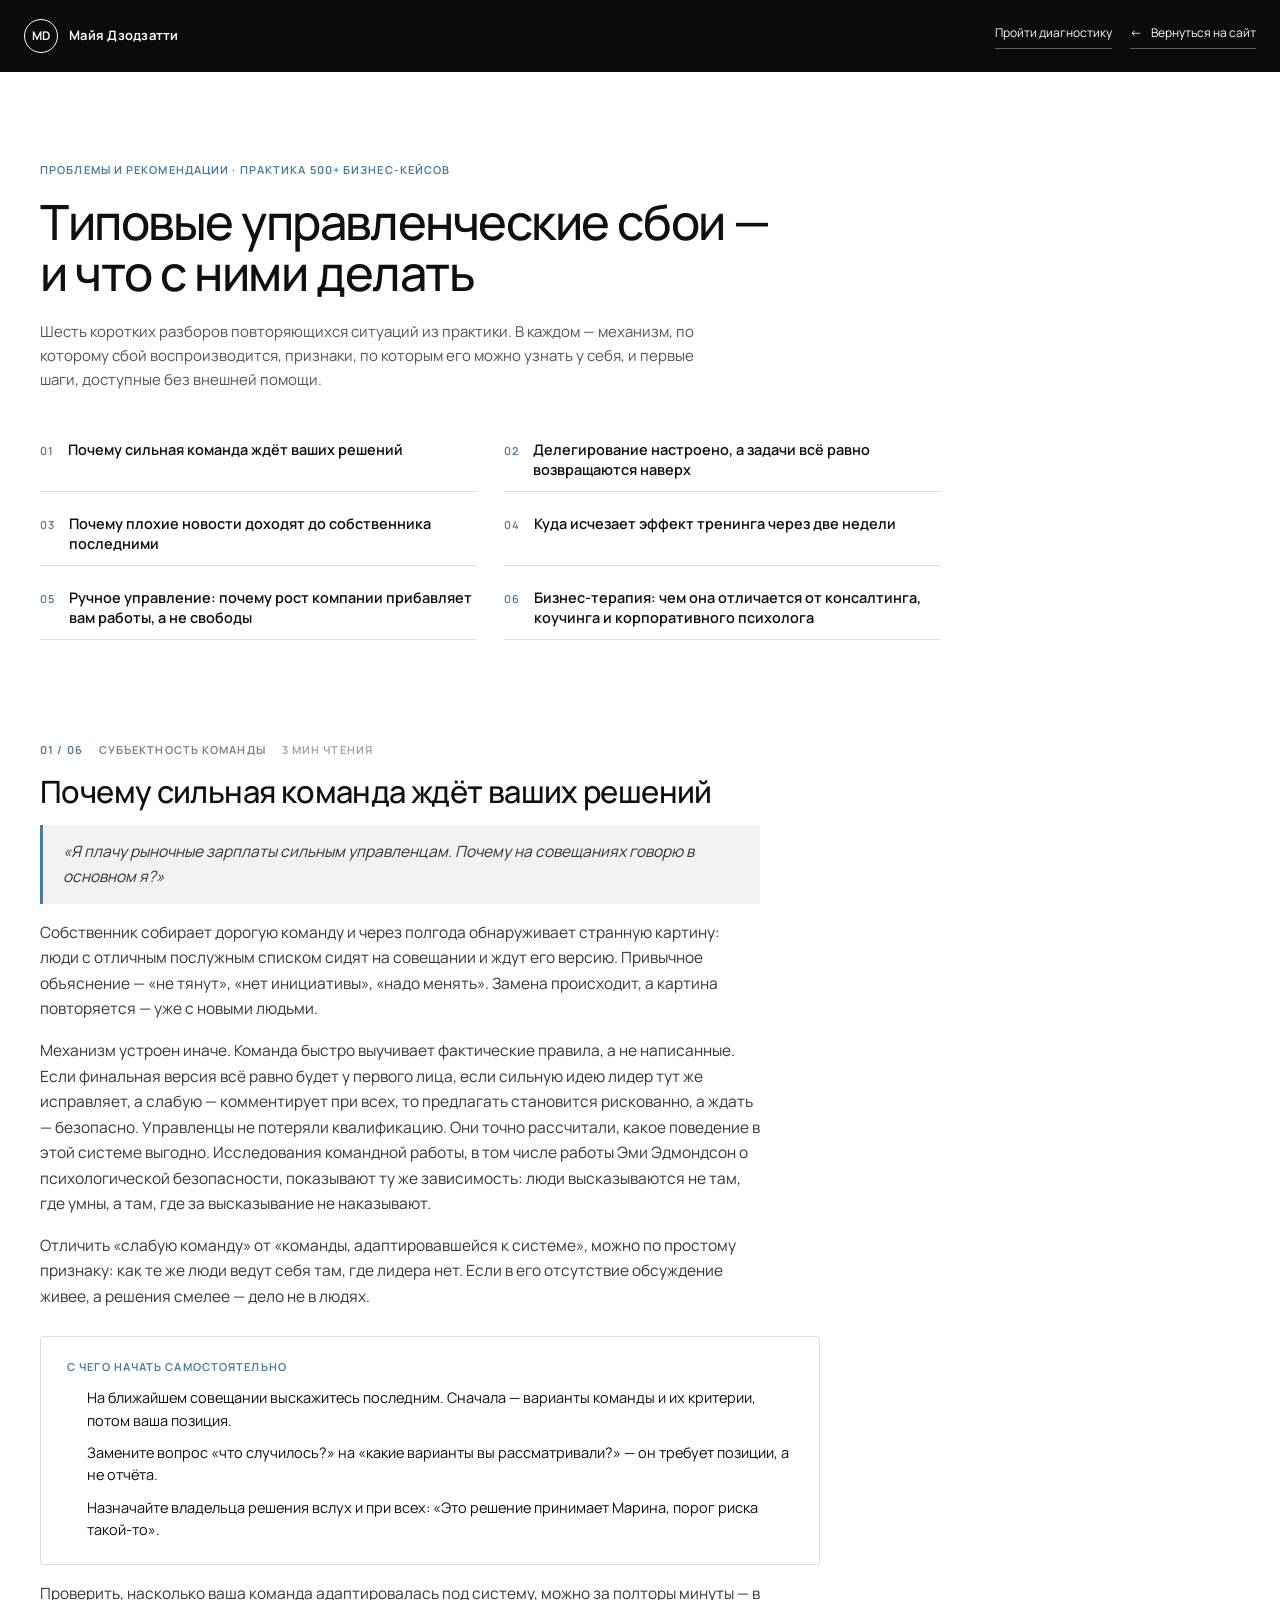
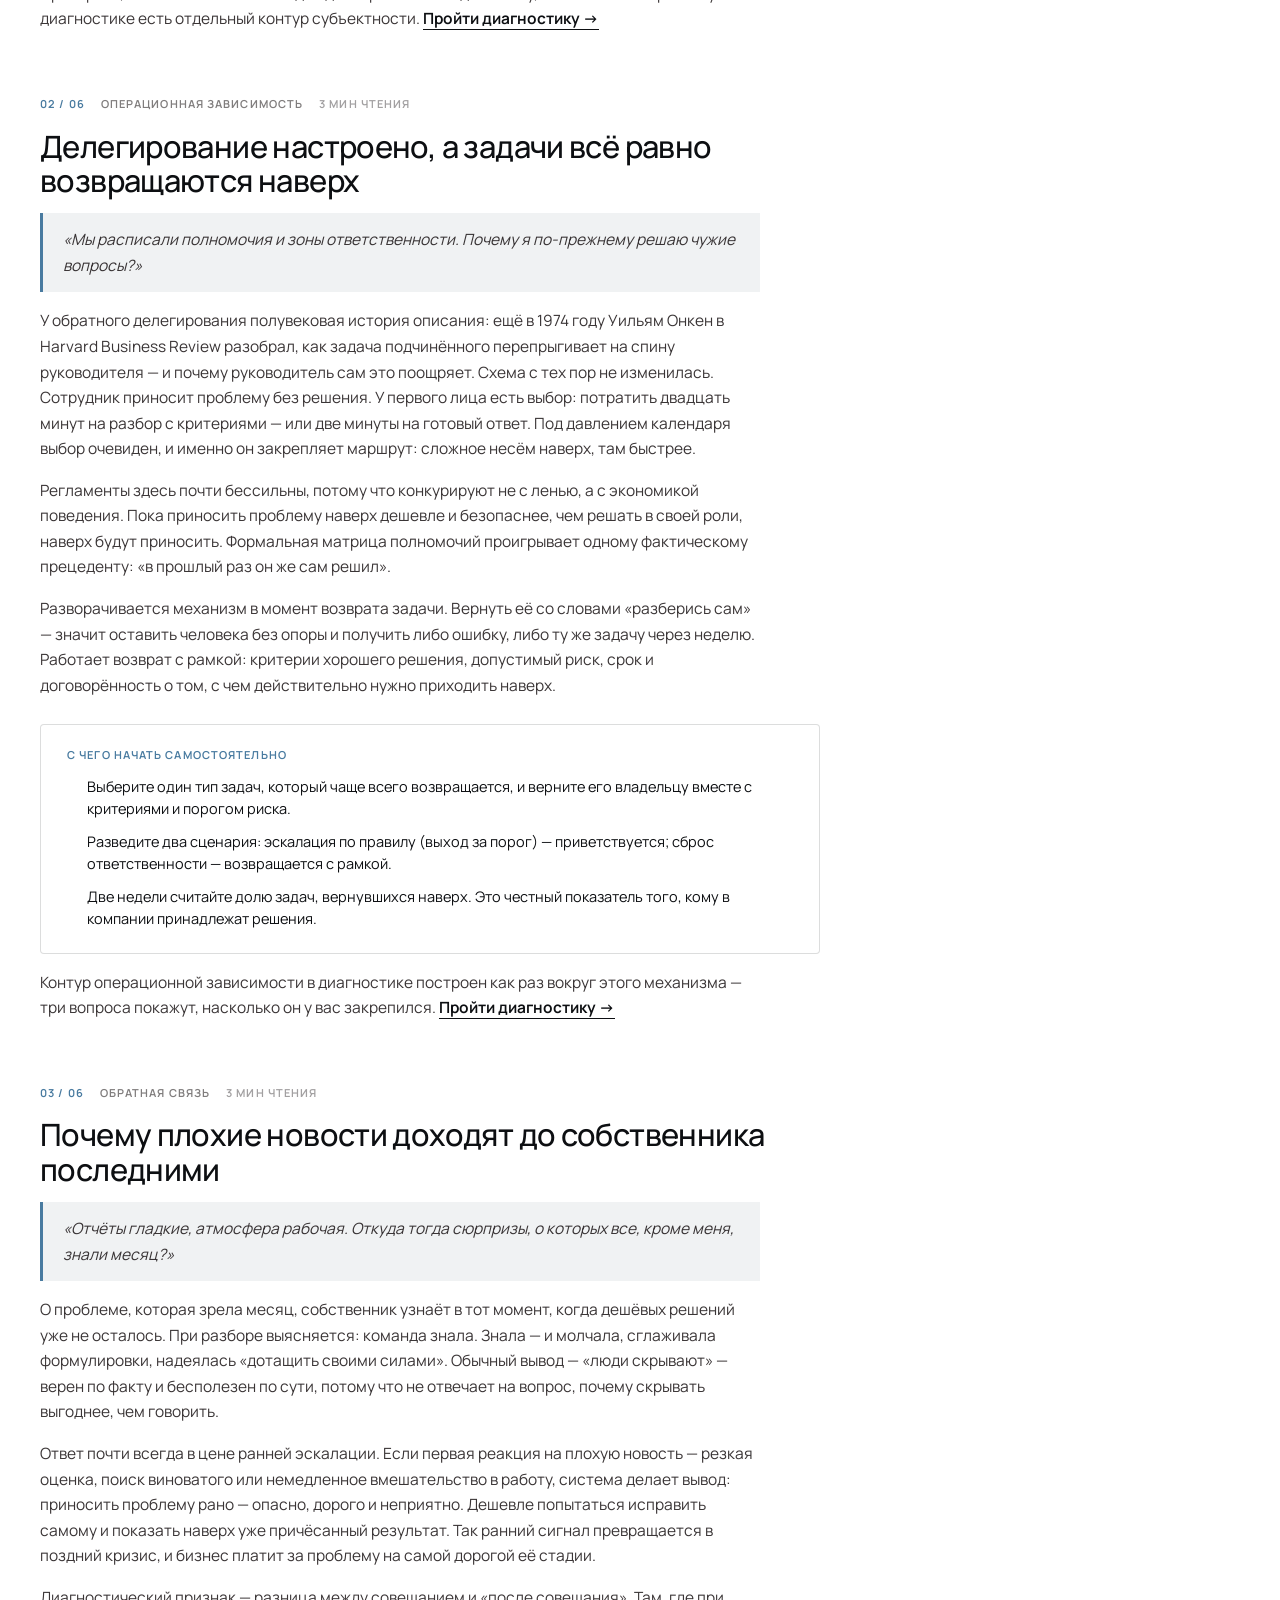
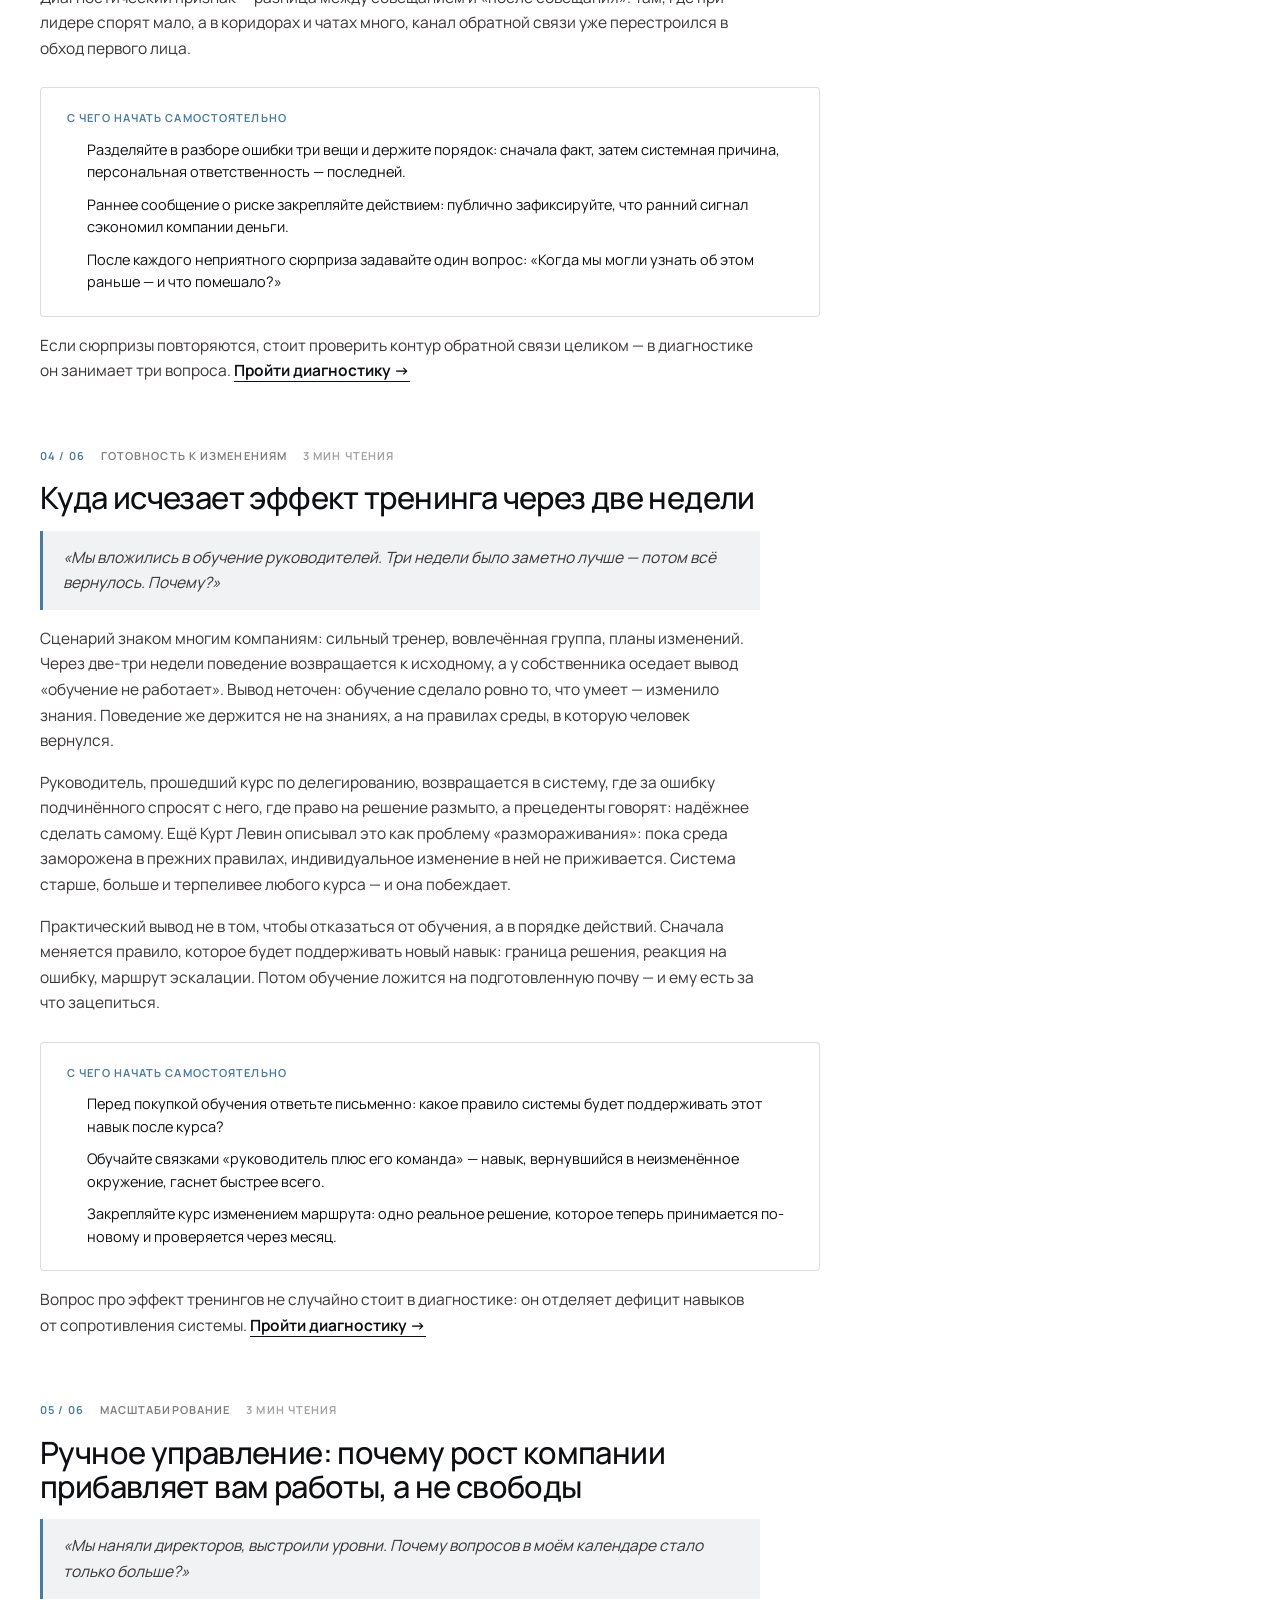
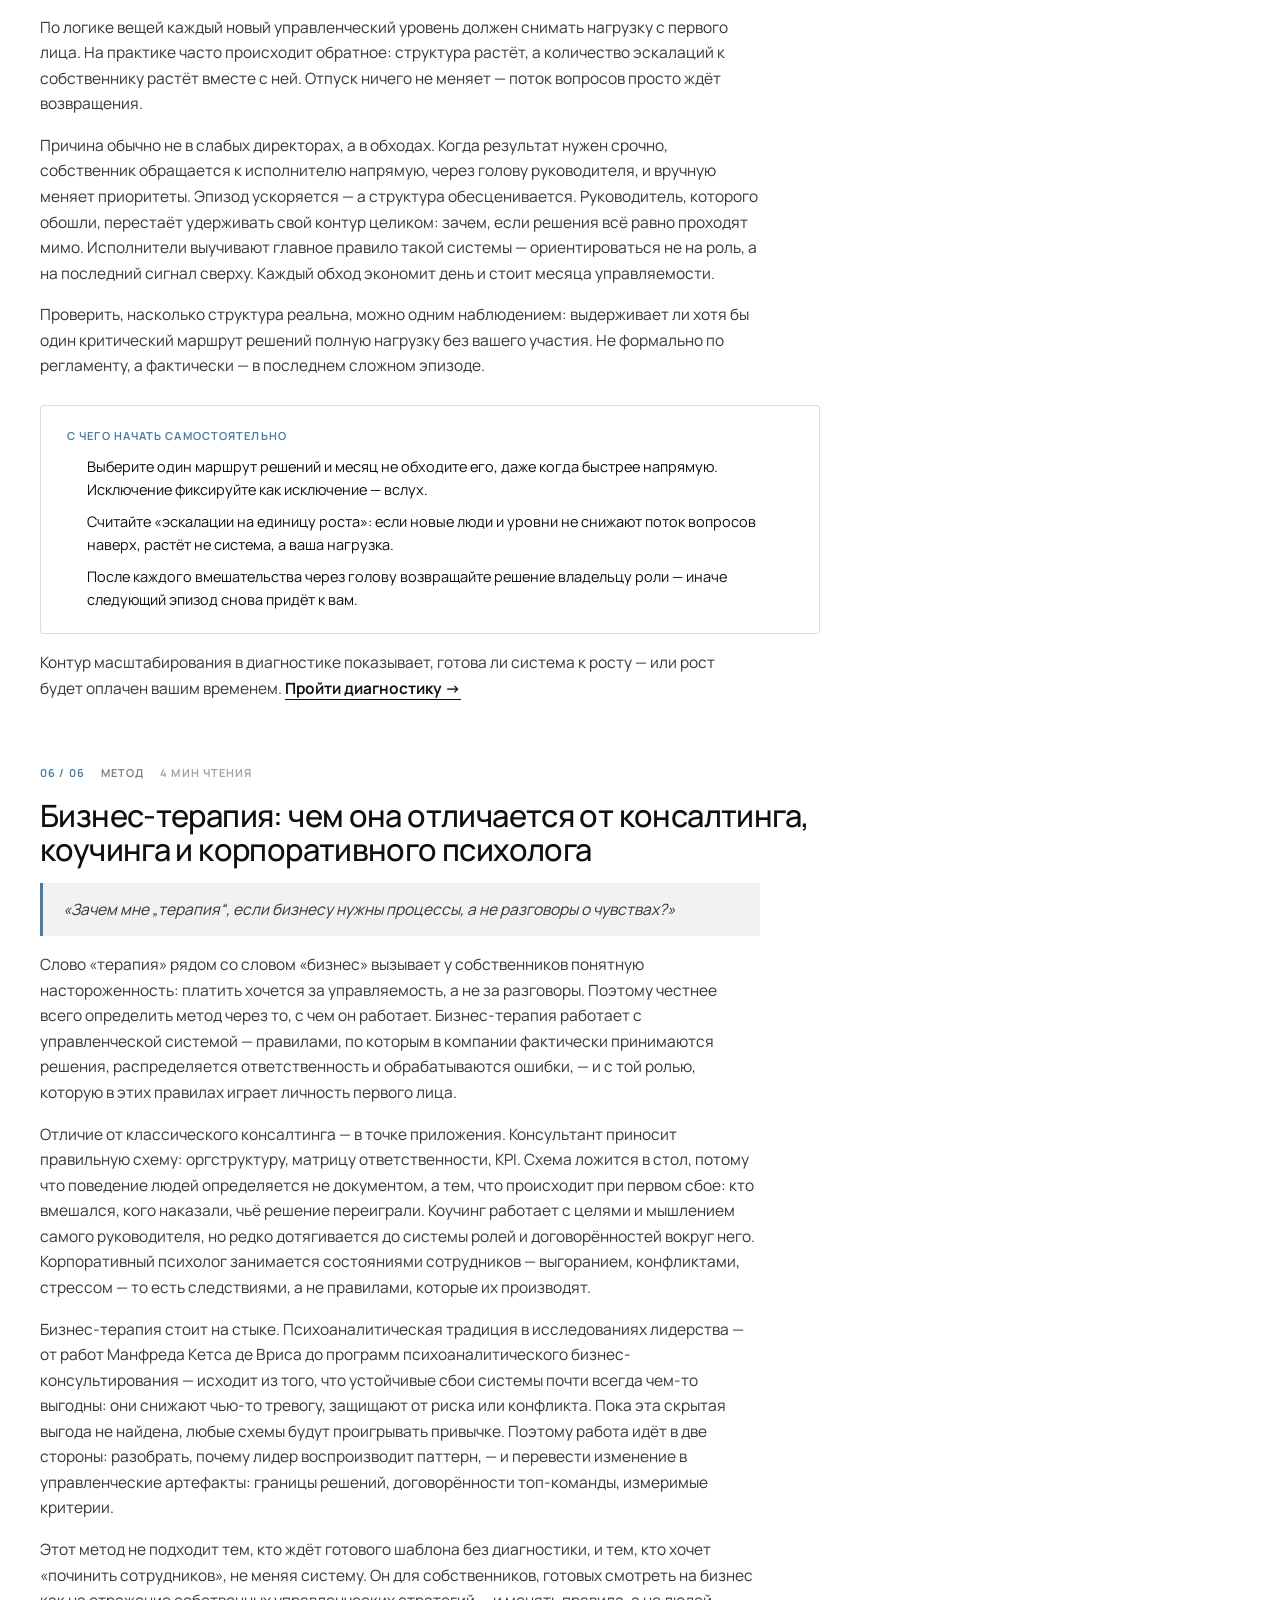
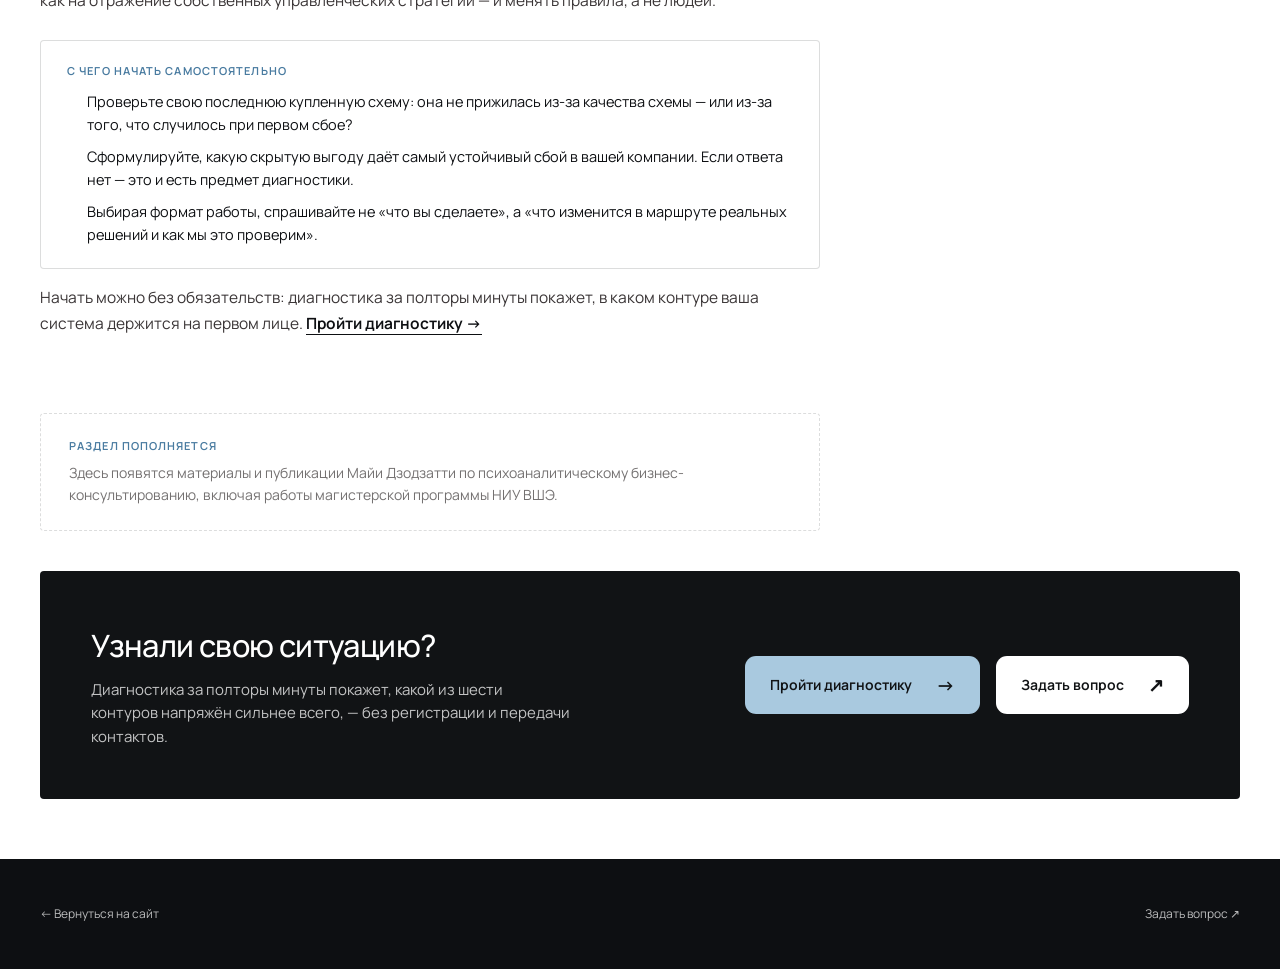
<file: insights/index.html>
<!DOCTYPE html><html lang="ru" data-theme="mono"><head><meta charSet="utf-8"/><meta name="viewport" content="width=device-width, initial-scale=1"/><link rel="stylesheet" href="/_next/static/chunks/0wo7thg4n67lb.css" data-precedence="next"/><link rel="preload" as="script" fetchPriority="low" href="/_next/static/chunks/15xrurgzs99gv.js"/><script src="/_next/static/chunks/0dgq26a5_oy.a.js" async=""></script><script src="/_next/static/chunks/0-pj5.i7jc7pm.js" async=""></script><script src="/_next/static/chunks/17l.~xc6lfpbi.js" async=""></script><script src="/_next/static/chunks/turbopack-0ng82xcnl-_ml.js" async=""></script><script src="/_next/static/chunks/01xlw8hd842-c.js" async=""></script><script src="/_next/static/chunks/0_t29vi~hh.tn.js" async=""></script><script src="/_next/static/chunks/0ka051yepewro.js" async=""></script><link rel="preload" href="https://fonts.googleapis.com/css2?family=Manrope:wght@400;500;600;650;700;800&amp;display=swap" as="style"/><link rel="preconnect" href="https://fonts.googleapis.com"/><link rel="preconnect" href="https://fonts.gstatic.com" crossorigin="anonymous"/><title>Проблемы и рекомендации — Майя Дзодзатти, бизнес-терапия для собственников</title><meta name="description" content="Разборы типовых управленческих сбоев: почему команда ждёт решений собственника, куда исчезает эффект тренингов, как бизнес привыкает к ручному управлению — и что с этим делать."/><link href="https://fonts.googleapis.com/css2?family=Manrope:wght@400;500;600;650;700;800&amp;display=swap" rel="stylesheet"/><script src="/_next/static/chunks/03~yq9q893hmn.js" noModule=""></script></head><body class="antialiased" style="--font-site-sans:&#x27;Manrope&#x27;"><div hidden=""><!--$--><!--/$--></div><main class="insights-page"><script type="application/ld+json">{"@context":"https://schema.org","@type":"CollectionPage","name":"Проблемы и рекомендации — разборы управленческих сбоев","author":{"@type":"Person","name":"Майя Дзодзатти","jobTitle":"Руководитель команды практикующих бизнес-терапевтов"},"hasPart":[{"@type":"Article","headline":"Почему сильная команда ждёт ваших решений","inLanguage":"ru","author":{"@type":"Person","name":"Майя Дзодзатти"}},{"@type":"Article","headline":"Делегирование настроено, а задачи всё равно возвращаются наверх","inLanguage":"ru","author":{"@type":"Person","name":"Майя Дзодзатти"}},{"@type":"Article","headline":"Почему плохие новости доходят до собственника последними","inLanguage":"ru","author":{"@type":"Person","name":"Майя Дзодзатти"}},{"@type":"Article","headline":"Куда исчезает эффект тренинга через две недели","inLanguage":"ru","author":{"@type":"Person","name":"Майя Дзодзатти"}},{"@type":"Article","headline":"Ручное управление: почему рост компании прибавляет вам работы, а не свободы","inLanguage":"ru","author":{"@type":"Person","name":"Майя Дзодзатти"}},{"@type":"Article","headline":"Бизнес-терапия: чем она отличается от консалтинга, коучинга и корпоративного психолога","inLanguage":"ru","author":{"@type":"Person","name":"Майя Дзодзатти"}}]}</script><header class="dx-header"><a class="brand" href="/"><span class="brand-mark">MD</span><span>Майя Дзодзатти</span></a><div class="dx-header-actions"><a href="/diagnostic/">Пройти диагностику</a><a href="/">Вернуться на сайт <span>←</span></a></div></header><section class="insights-hero"><p class="section-index">Проблемы и рекомендации · практика 500+ бизнес-кейсов</p><h1>Типовые управленческие сбои — и что с ними делать</h1><p class="insights-lead">Шесть коротких разборов повторяющихся ситуаций из практики. В каждом — механизм, по которому сбой воспроизводится, признаки, по которым его можно узнать у себя, и первые шаги, доступные без внешней помощи.</p><nav class="insights-toc" aria-label="Список разборов"><a href="#komanda-zhdet-resheniy"><span>0<!-- -->1</span>Почему сильная команда ждёт ваших решений</a><a href="#delegirovanie-ne-rabotaet"><span>0<!-- -->2</span>Делегирование настроено, а задачи всё равно возвращаются наверх</a><a href="#plohie-novosti-prihodyat-pozdno"><span>0<!-- -->3</span>Почему плохие новости доходят до собственника последними</a><a href="#effekt-treninga-ischezaet"><span>0<!-- -->4</span>Куда исчезает эффект тренинга через две недели</a><a href="#ruchnoe-upravlenie"><span>0<!-- -->5</span>Ручное управление: почему рост компании прибавляет вам работы, а не свободы</a><a href="#chto-takoe-biznes-terapiya"><span>0<!-- -->6</span>Бизнес-терапия: чем она отличается от консалтинга, коучинга и корпоративного психолога</a></nav></section><section class="insights-list"><article class="insight" id="komanda-zhdet-resheniy"><div class="insight-meta"><span>0<!-- -->1<!-- --> / 06</span><em>Субъектность команды</em><i>3 мин<!-- --> чтения</i></div><h2>Почему сильная команда ждёт ваших решений</h2><p class="insight-question">«Я плачу рыночные зарплаты сильным управленцам. Почему на совещаниях говорю в основном я?»</p><p>Собственник собирает дорогую команду и через полгода обнаруживает странную картину: люди с отличным послужным списком сидят на совещании и ждут его версию. Привычное объяснение — «не тянут», «нет инициативы», «надо менять». Замена происходит, а картина повторяется — уже с новыми людьми.</p><p>Механизм устроен иначе. Команда быстро выучивает фактические правила, а не написанные. Если финальная версия всё равно будет у первого лица, если сильную идею лидер тут же исправляет, а слабую — комментирует при всех, то предлагать становится рискованно, а ждать — безопасно. Управленцы не потеряли квалификацию. Они точно рассчитали, какое поведение в этой системе выгодно. Исследования командной работы, в том числе работы Эми Эдмондсон о психологической безопасности, показывают ту же зависимость: люди высказываются не там, где умны, а там, где за высказывание не наказывают.</p><p>Отличить «слабую команду» от «команды, адаптировавшейся к системе», можно по простому признаку: как те же люди ведут себя там, где лидера нет. Если в его отсутствие обсуждение живее, а решения смелее — дело не в людях.</p><div class="insight-todo"><small>С чего начать самостоятельно</small><ol><li>На ближайшем совещании выскажитесь последним. Сначала — варианты команды и их критерии, потом ваша позиция.</li><li>Замените вопрос «что случилось?» на «какие варианты вы рассматривали?» — он требует позиции, а не отчёта.</li><li>Назначайте владельца решения вслух и при всех: «Это решение принимает Марина, порог риска такой-то».</li></ol></div><p class="insight-bridge">Проверить, насколько ваша команда адаптировалась под систему, можно за полторы минуты — в диагностике есть отдельный контур субъектности.<!-- --> <a href="/diagnostic/">Пройти диагностику →</a></p></article><article class="insight" id="delegirovanie-ne-rabotaet"><div class="insight-meta"><span>0<!-- -->2<!-- --> / 06</span><em>Операционная зависимость</em><i>3 мин<!-- --> чтения</i></div><h2>Делегирование настроено, а задачи всё равно возвращаются наверх</h2><p class="insight-question">«Мы расписали полномочия и зоны ответственности. Почему я по-прежнему решаю чужие вопросы?»</p><p>У обратного делегирования полувековая история описания: ещё в 1974 году Уильям Онкен в Harvard Business Review разобрал, как задача подчинённого перепрыгивает на спину руководителя — и почему руководитель сам это поощряет. Схема с тех пор не изменилась. Сотрудник приносит проблему без решения. У первого лица есть выбор: потратить двадцать минут на разбор с критериями — или две минуты на готовый ответ. Под давлением календаря выбор очевиден, и именно он закрепляет маршрут: сложное несём наверх, там быстрее.</p><p>Регламенты здесь почти бессильны, потому что конкурируют не с ленью, а с экономикой поведения. Пока приносить проблему наверх дешевле и безопаснее, чем решать в своей роли, наверх будут приносить. Формальная матрица полномочий проигрывает одному фактическому прецеденту: «в прошлый раз он же сам решил».</p><p>Разворачивается механизм в момент возврата задачи. Вернуть её со словами «разберись сам» — значит оставить человека без опоры и получить либо ошибку, либо ту же задачу через неделю. Работает возврат с рамкой: критерии хорошего решения, допустимый риск, срок и договорённость о том, с чем действительно нужно приходить наверх.</p><div class="insight-todo"><small>С чего начать самостоятельно</small><ol><li>Выберите один тип задач, который чаще всего возвращается, и верните его владельцу вместе с критериями и порогом риска.</li><li>Разведите два сценария: эскалация по правилу (выход за порог) — приветствуется; сброс ответственности — возвращается с рамкой.</li><li>Две недели считайте долю задач, вернувшихся наверх. Это честный показатель того, кому в компании принадлежат решения.</li></ol></div><p class="insight-bridge">Контур операционной зависимости в диагностике построен как раз вокруг этого механизма — три вопроса покажут, насколько он у вас закрепился.<!-- --> <a href="/diagnostic/">Пройти диагностику →</a></p></article><article class="insight" id="plohie-novosti-prihodyat-pozdno"><div class="insight-meta"><span>0<!-- -->3<!-- --> / 06</span><em>Обратная связь</em><i>3 мин<!-- --> чтения</i></div><h2>Почему плохие новости доходят до собственника последними</h2><p class="insight-question">«Отчёты гладкие, атмосфера рабочая. Откуда тогда сюрпризы, о которых все, кроме меня, знали месяц?»</p><p>О проблеме, которая зрела месяц, собственник узнаёт в тот момент, когда дешёвых решений уже не осталось. При разборе выясняется: команда знала. Знала — и молчала, сглаживала формулировки, надеялась «дотащить своими силами». Обычный вывод — «люди скрывают» — верен по факту и бесполезен по сути, потому что не отвечает на вопрос, почему скрывать выгоднее, чем говорить.</p><p>Ответ почти всегда в цене ранней эскалации. Если первая реакция на плохую новость — резкая оценка, поиск виноватого или немедленное вмешательство в работу, система делает вывод: приносить проблему рано — опасно, дорого и неприятно. Дешевле попытаться исправить самому и показать наверх уже причёсанный результат. Так ранний сигнал превращается в поздний кризис, и бизнес платит за проблему на самой дорогой её стадии.</p><p>Диагностический признак — разница между совещанием и «после совещания». Там, где при лидере спорят мало, а в коридорах и чатах много, канал обратной связи уже перестроился в обход первого лица.</p><div class="insight-todo"><small>С чего начать самостоятельно</small><ol><li>Разделяйте в разборе ошибки три вещи и держите порядок: сначала факт, затем системная причина, персональная ответственность — последней.</li><li>Раннее сообщение о риске закрепляйте действием: публично зафиксируйте, что ранний сигнал сэкономил компании деньги.</li><li>После каждого неприятного сюрприза задавайте один вопрос: «Когда мы могли узнать об этом раньше — и что помешало?»</li></ol></div><p class="insight-bridge">Если сюрпризы повторяются, стоит проверить контур обратной связи целиком — в диагностике он занимает три вопроса.<!-- --> <a href="/diagnostic/">Пройти диагностику →</a></p></article><article class="insight" id="effekt-treninga-ischezaet"><div class="insight-meta"><span>0<!-- -->4<!-- --> / 06</span><em>Готовность к изменениям</em><i>3 мин<!-- --> чтения</i></div><h2>Куда исчезает эффект тренинга через две недели</h2><p class="insight-question">«Мы вложились в обучение руководителей. Три недели было заметно лучше — потом всё вернулось. Почему?»</p><p>Сценарий знаком многим компаниям: сильный тренер, вовлечённая группа, планы изменений. Через две-три недели поведение возвращается к исходному, а у собственника оседает вывод «обучение не работает». Вывод неточен: обучение сделало ровно то, что умеет — изменило знания. Поведение же держится не на знаниях, а на правилах среды, в которую человек вернулся.</p><p>Руководитель, прошедший курс по делегированию, возвращается в систему, где за ошибку подчинённого спросят с него, где право на решение размыто, а прецеденты говорят: надёжнее сделать самому. Ещё Курт Левин описывал это как проблему «размораживания»: пока среда заморожена в прежних правилах, индивидуальное изменение в ней не приживается. Система старше, больше и терпеливее любого курса — и она побеждает.</p><p>Практический вывод не в том, чтобы отказаться от обучения, а в порядке действий. Сначала меняется правило, которое будет поддерживать новый навык: граница решения, реакция на ошибку, маршрут эскалации. Потом обучение ложится на подготовленную почву — и ему есть за что зацепиться.</p><div class="insight-todo"><small>С чего начать самостоятельно</small><ol><li>Перед покупкой обучения ответьте письменно: какое правило системы будет поддерживать этот навык после курса?</li><li>Обучайте связками «руководитель плюс его команда» — навык, вернувшийся в неизменённое окружение, гаснет быстрее всего.</li><li>Закрепляйте курс изменением маршрута: одно реальное решение, которое теперь принимается по-новому и проверяется через месяц.</li></ol></div><p class="insight-bridge">Вопрос про эффект тренингов не случайно стоит в диагностике: он отделяет дефицит навыков от сопротивления системы.<!-- --> <a href="/diagnostic/">Пройти диагностику →</a></p></article><article class="insight" id="ruchnoe-upravlenie"><div class="insight-meta"><span>0<!-- -->5<!-- --> / 06</span><em>Масштабирование</em><i>3 мин<!-- --> чтения</i></div><h2>Ручное управление: почему рост компании прибавляет вам работы, а не свободы</h2><p class="insight-question">«Мы наняли директоров, выстроили уровни. Почему вопросов в моём календаре стало только больше?»</p><p>По логике вещей каждый новый управленческий уровень должен снимать нагрузку с первого лица. На практике часто происходит обратное: структура растёт, а количество эскалаций к собственнику растёт вместе с ней. Отпуск ничего не меняет — поток вопросов просто ждёт возвращения.</p><p>Причина обычно не в слабых директорах, а в обходах. Когда результат нужен срочно, собственник обращается к исполнителю напрямую, через голову руководителя, и вручную меняет приоритеты. Эпизод ускоряется — а структура обесценивается. Руководитель, которого обошли, перестаёт удерживать свой контур целиком: зачем, если решения всё равно проходят мимо. Исполнители выучивают главное правило такой системы — ориентироваться не на роль, а на последний сигнал сверху. Каждый обход экономит день и стоит месяца управляемости.</p><p>Проверить, насколько структура реальна, можно одним наблюдением: выдерживает ли хотя бы один критический маршрут решений полную нагрузку без вашего участия. Не формально по регламенту, а фактически — в последнем сложном эпизоде.</p><div class="insight-todo"><small>С чего начать самостоятельно</small><ol><li>Выберите один маршрут решений и месяц не обходите его, даже когда быстрее напрямую. Исключение фиксируйте как исключение — вслух.</li><li>Считайте «эскалации на единицу роста»: если новые люди и уровни не снижают поток вопросов наверх, растёт не система, а ваша нагрузка.</li><li>После каждого вмешательства через голову возвращайте решение владельцу роли — иначе следующий эпизод снова придёт к вам.</li></ol></div><p class="insight-bridge">Контур масштабирования в диагностике показывает, готова ли система к росту — или рост будет оплачен вашим временем.<!-- --> <a href="/diagnostic/">Пройти диагностику →</a></p></article><article class="insight" id="chto-takoe-biznes-terapiya"><div class="insight-meta"><span>0<!-- -->6<!-- --> / 06</span><em>Метод</em><i>4 мин<!-- --> чтения</i></div><h2>Бизнес-терапия: чем она отличается от консалтинга, коучинга и корпоративного психолога</h2><p class="insight-question">«Зачем мне „терапия“, если бизнесу нужны процессы, а не разговоры о чувствах?»</p><p>Слово «терапия» рядом со словом «бизнес» вызывает у собственников понятную настороженность: платить хочется за управляемость, а не за разговоры. Поэтому честнее всего определить метод через то, с чем он работает. Бизнес-терапия работает с управленческой системой — правилами, по которым в компании фактически принимаются решения, распределяется ответственность и обрабатываются ошибки, — и с той ролью, которую в этих правилах играет личность первого лица.</p><p>Отличие от классического консалтинга — в точке приложения. Консультант приносит правильную схему: оргструктуру, матрицу ответственности, KPI. Схема ложится в стол, потому что поведение людей определяется не документом, а тем, что происходит при первом сбое: кто вмешался, кого наказали, чьё решение переиграли. Коучинг работает с целями и мышлением самого руководителя, но редко дотягивается до системы ролей и договорённостей вокруг него. Корпоративный психолог занимается состояниями сотрудников — выгоранием, конфликтами, стрессом — то есть следствиями, а не правилами, которые их производят.</p><p>Бизнес-терапия стоит на стыке. Психоаналитическая традиция в исследованиях лидерства — от работ Манфреда Кетса де Вриса до программ психоаналитического бизнес-консультирования — исходит из того, что устойчивые сбои системы почти всегда чем-то выгодны: они снижают чью-то тревогу, защищают от риска или конфликта. Пока эта скрытая выгода не найдена, любые схемы будут проигрывать привычке. Поэтому работа идёт в две стороны: разобрать, почему лидер воспроизводит паттерн, — и перевести изменение в управленческие артефакты: границы решений, договорённости топ-команды, измеримые критерии.</p><p>Этот метод не подходит тем, кто ждёт готового шаблона без диагностики, и тем, кто хочет «починить сотрудников», не меняя систему. Он для собственников, готовых смотреть на бизнес как на отражение собственных управленческих стратегий — и менять правила, а не людей.</p><div class="insight-todo"><small>С чего начать самостоятельно</small><ol><li>Проверьте свою последнюю купленную схему: она не прижилась из-за качества схемы — или из-за того, что случилось при первом сбое?</li><li>Сформулируйте, какую скрытую выгоду даёт самый устойчивый сбой в вашей компании. Если ответа нет — это и есть предмет диагностики.</li><li>Выбирая формат работы, спрашивайте не «что вы сделаете», а «что изменится в маршруте реальных решений и как мы это проверим».</li></ol></div><p class="insight-bridge">Начать можно без обязательств: диагностика за полторы минуты покажет, в каком контуре ваша система держится на первом лице.<!-- --> <a href="/diagnostic/">Пройти диагностику →</a></p></article></section><section class="insights-note"><small>Раздел пополняется</small><p>Здесь появятся материалы и публикации Майи Дзодзатти по психоаналитическому бизнес-консультированию, включая работы магистерской программы НИУ ВШЭ.</p></section><section class="insights-cta"><div><h2>Узнали свою ситуацию?</h2><p>Диагностика за полторы минуты покажет, какой из шести контуров напряжён сильнее всего, — без регистрации и передачи контактов.</p></div><div class="insights-cta-actions"><a class="button button-accent" href="/diagnostic/">Пройти диагностику <span>→</span></a><a class="button button-light" href="https://t.me/valeria_preuss?text=%D0%97%D0%B4%D1%80%D0%B0%D0%B2%D1%81%D1%82%D0%B2%D1%83%D0%B9%D1%82%D0%B5%21%20%D0%A5%D0%BE%D1%87%D1%83%20%D0%B7%D0%B0%D0%BF%D0%B8%D1%81%D0%B0%D1%82%D1%8C%D1%81%D1%8F%20%D0%BD%D0%B0%20%D0%BF%D0%B5%D1%80%D0%B2%D0%B8%D1%87%D0%BD%D1%83%D1%8E%20%D0%BA%D0%BE%D0%BD%D1%81%D1%83%D0%BB%D1%8C%D1%82%D0%B0%D1%86%D0%B8%D1%8E%20%D0%BA%20%D0%9C%D0%B0%D0%B9%D0%B5%20%D0%94%D0%B7%D0%BE%D0%B4%D0%B7%D0%B0%D1%82%D1%82%D0%B8.%20%D0%9F%D0%BE%D0%B4%D1%81%D0%BA%D0%B0%D0%B6%D0%B8%D1%82%D0%B5%2C%20%D0%BF%D0%BE%D0%B6%D0%B0%D0%BB%D1%83%D0%B9%D1%81%D1%82%D0%B0%2C%20%D0%B4%D0%BE%D1%81%D1%82%D1%83%D0%BF%D0%BD%D0%BE%D0%B5%20%D0%B2%D1%80%D0%B5%D0%BC%D1%8F%20%D0%B4%D0%BB%D1%8F%20%D0%B7%D0%B0%D0%BF%D0%B8%D1%81%D0%B8." target="_blank" rel="noreferrer">Задать вопрос <span>↗</span></a></div></section><footer class="dx-footer"><a href="/">← Вернуться на сайт</a><a href="https://t.me/madam_dzodzatti" target="_blank" rel="noreferrer">Задать вопрос ↗</a></footer></main><!--$--><!--/$--><script src="/_next/static/chunks/15xrurgzs99gv.js" id="_R_" async=""></script><script>(self.__next_f=self.__next_f||[]).push([0])</script><script>self.__next_f.push([1,"1:\"$Sreact.fragment\"\n2:I[39756,[\"/_next/static/chunks/01xlw8hd842-c.js\",\"/_next/static/chunks/0_t29vi~hh.tn.js\"],\"default\"]\n3:I[37457,[\"/_next/static/chunks/01xlw8hd842-c.js\",\"/_next/static/chunks/0_t29vi~hh.tn.js\"],\"default\"]\n5:I[22016,[\"/_next/static/chunks/01xlw8hd842-c.js\",\"/_next/static/chunks/0_t29vi~hh.tn.js\",\"/_next/static/chunks/0ka051yepewro.js\"],\"\"]\n11:I[68027,[\"/_next/static/chunks/01xlw8hd842-c.js\",\"/_next/static/chunks/0_t29vi~hh.tn.js\"],\"default\",1]\n:HL[\"/_next/static/chunks/0wo7thg4n67lb.css\",\"style\"]\n:HL[\"https://fonts.googleapis.com/css2?family=Manrope:wght@400;500;600;650;700;800\u0026display=swap\",\"style\"]\n4:T6d3,{\"@context\":\"https://schema.org\",\"@type\":\"CollectionPage\",\"name\":\"Проблемы и рекомендации — разборы управленческих сбоев\",\"author\":{\"@type\":\"Person\",\"name\":\"Майя Дзодзатти\",\"jobTitle\":\"Руководитель команды практикующих бизнес-терапевтов\"},\"hasPart\":[{\"@type\":\"Article\",\"headline\":\"Почему сильная команда ждёт ваших решений\",\"inLanguage\":\"ru\",\"author\":{\"@type\":\"Person\",\"name\":\"Майя Дзодзатти\"}},{\"@type\":\"Article\",\"headline\":\"Делегирование настроено, а задачи всё равно возвращаются наверх\",\"inLanguage\":\"ru\",\"author\":{\"@type\":\"Person\",\"name\":\"Майя Дзодзатти\"}},{\"@type\":\"Article\",\"headline\":\"Почему плохие новости доходят до собственника последними\",\"inLanguage\":\"ru\",\"author\":{\"@type\":\"Person\",\"name\":\"Майя Дзодзатти\"}},{\"@type\":\"Article\",\"headline\":\"Куда исчезает эффект тренинга через две недели\",\"inLanguage\":\"ru\",\"author\":{\"@type\":\"Person\",\"name\":\"Майя Дзодзатти\"}},{\"@type\":\"Article\",\"headline\":\"Ручное управление: почему рост компании прибавляет вам работы, а не свободы\",\"inLanguage\":\"ru\",\"author\":{\"@type\":\"Person\",\"name\":\"Майя Дзодзатти\"}},{\"@type\":\"Article\",\"headline\":\"Бизнес-терапия: чем она отличается от консалтинга, коучинга и корпоративного психолога\",\"inLanguage\":\"ru\",\"author\":{\"@type\":\"Person\",\"name\":\"Майя Дзодзатти\"}}]}"])</script><script>self.__next_f.push([1,"0:{\"P\":null,\"c\":[\"\",\"insights\",\"\"],\"q\":\"\",\"i\":false,\"f\":[[[\"\",{\"children\":[\"insights\",{\"children\":[\"__PAGE__\",{}]}]},\"$undefined\",\"$undefined\",16],[[\"$\",\"$1\",\"c\",{\"children\":[[[\"$\",\"link\",\"0\",{\"rel\":\"stylesheet\",\"href\":\"/_next/static/chunks/0wo7thg4n67lb.css\",\"precedence\":\"next\",\"crossOrigin\":\"$undefined\",\"nonce\":\"$undefined\"}],[\"$\",\"script\",\"script-0\",{\"src\":\"/_next/static/chunks/01xlw8hd842-c.js\",\"async\":true,\"nonce\":\"$undefined\"}],[\"$\",\"script\",\"script-1\",{\"src\":\"/_next/static/chunks/0_t29vi~hh.tn.js\",\"async\":true,\"nonce\":\"$undefined\"}]],[\"$\",\"html\",null,{\"lang\":\"ru\",\"data-theme\":\"mono\",\"children\":[[\"$\",\"head\",null,{\"children\":[[\"$\",\"link\",null,{\"rel\":\"preconnect\",\"href\":\"https://fonts.googleapis.com\"}],[\"$\",\"link\",null,{\"rel\":\"preconnect\",\"href\":\"https://fonts.gstatic.com\",\"crossOrigin\":\"anonymous\"}],[\"$\",\"link\",null,{\"href\":\"https://fonts.googleapis.com/css2?family=Manrope:wght@400;500;600;650;700;800\u0026display=swap\",\"rel\":\"stylesheet\"}]]}],[\"$\",\"body\",null,{\"className\":\"antialiased\",\"style\":{\"--font-site-sans\":\"'Manrope'\"},\"children\":[\"$\",\"$L2\",null,{\"parallelRouterKey\":\"children\",\"error\":\"$undefined\",\"errorStyles\":\"$undefined\",\"errorScripts\":\"$undefined\",\"template\":[\"$\",\"$L3\",null,{}],\"templateStyles\":\"$undefined\",\"templateScripts\":\"$undefined\",\"notFound\":[[[\"$\",\"title\",null,{\"children\":\"404: This page could not be found.\"}],[\"$\",\"div\",null,{\"style\":{\"fontFamily\":\"system-ui,\\\"Segoe UI\\\",Roboto,Helvetica,Arial,sans-serif,\\\"Apple Color Emoji\\\",\\\"Segoe UI Emoji\\\"\",\"height\":\"100vh\",\"textAlign\":\"center\",\"display\":\"flex\",\"flexDirection\":\"column\",\"alignItems\":\"center\",\"justifyContent\":\"center\"},\"children\":[\"$\",\"div\",null,{\"children\":[[\"$\",\"style\",null,{\"dangerouslySetInnerHTML\":{\"__html\":\"body{color:#000;background:#fff;margin:0}.next-error-h1{border-right:1px solid rgba(0,0,0,.3)}@media (prefers-color-scheme:dark){body{color:#fff;background:#000}.next-error-h1{border-right:1px solid rgba(255,255,255,.3)}}\"}}],[\"$\",\"h1\",null,{\"className\":\"next-error-h1\",\"style\":{\"display\":\"inline-block\",\"margin\":\"0 20px 0 0\",\"padding\":\"0 23px 0 0\",\"fontSize\":24,\"fontWeight\":500,\"verticalAlign\":\"top\",\"lineHeight\":\"49px\"},\"children\":404}],[\"$\",\"div\",null,{\"style\":{\"display\":\"inline-block\"},\"children\":[\"$\",\"h2\",null,{\"style\":{\"fontSize\":14,\"fontWeight\":400,\"lineHeight\":\"49px\",\"margin\":0},\"children\":\"This page could not be found.\"}]}]]}]}]],[]],\"forbidden\":\"$undefined\",\"unauthorized\":\"$undefined\"}]}]]}]]}],{\"children\":[[\"$\",\"$1\",\"c\",{\"children\":[null,[\"$\",\"$L2\",null,{\"parallelRouterKey\":\"children\",\"error\":\"$undefined\",\"errorStyles\":\"$undefined\",\"errorScripts\":\"$undefined\",\"template\":[\"$\",\"$L3\",null,{}],\"templateStyles\":\"$undefined\",\"templateScripts\":\"$undefined\",\"notFound\":\"$undefined\",\"forbidden\":\"$undefined\",\"unauthorized\":\"$undefined\"}]]}],{\"children\":[[\"$\",\"$1\",\"c\",{\"children\":[[\"$\",\"main\",null,{\"className\":\"insights-page\",\"children\":[[\"$\",\"script\",null,{\"type\":\"application/ld+json\",\"dangerouslySetInnerHTML\":{\"__html\":\"$4\"}}],[\"$\",\"header\",null,{\"className\":\"dx-header\",\"children\":[[\"$\",\"$L5\",null,{\"className\":\"brand\",\"href\":\"/\",\"children\":[[\"$\",\"span\",null,{\"className\":\"brand-mark\",\"children\":\"MD\"}],\"$L6\"]}],\"$L7\"]}],\"$L8\",\"$L9\",\"$La\",\"$Lb\",\"$Lc\"]}],[\"$Ld\"],\"$Le\"]}],{},null,false,null]},null,false,\"$@f\"]},null,false,null],\"$L10\",false]],\"m\":\"$undefined\",\"G\":[\"$11\",[\"$L12\"]],\"S\":true,\"h\":null,\"s\":\"$undefined\",\"l\":\"$undefined\",\"p\":\"$undefined\",\"d\":\"$undefined\",\"b\":\"sEE6-D2J5IA1LcCEkxnaU\"}\n"])</script><script>self.__next_f.push([1,"1b:I[97367,[\"/_next/static/chunks/01xlw8hd842-c.js\",\"/_next/static/chunks/0_t29vi~hh.tn.js\"],\"OutletBoundary\"]\n1c:\"$Sreact.suspense\"\n1f:I[97367,[\"/_next/static/chunks/01xlw8hd842-c.js\",\"/_next/static/chunks/0_t29vi~hh.tn.js\"],\"ViewportBoundary\"]\n21:I[97367,[\"/_next/static/chunks/01xlw8hd842-c.js\",\"/_next/static/chunks/0_t29vi~hh.tn.js\"],\"MetadataBoundary\"]\n6:[\"$\",\"span\",null,{\"children\":\"Майя Дзодзатти\"}]\n7:[\"$\",\"div\",null,{\"className\":\"dx-header-actions\",\"children\":[[\"$\",\"$L5\",null,{\"href\":\"/diagnostic\",\"children\":\"Пройти диагностику\"}],[\"$\",\"$L5\",null,{\"href\":\"/\",\"children\":[\"Вернуться на сайт \",[\"$\",\"span\",null,{\"children\":\"←\"}]]}]]}]\n"])</script><script>self.__next_f.push([1,"8:[\"$\",\"section\",null,{\"className\":\"insights-hero\",\"children\":[[\"$\",\"p\",null,{\"className\":\"section-index\",\"children\":\"Проблемы и рекомендации · практика 500+ бизнес-кейсов\"}],[\"$\",\"h1\",null,{\"children\":\"Типовые управленческие сбои — и что с ними делать\"}],[\"$\",\"p\",null,{\"className\":\"insights-lead\",\"children\":\"Шесть коротких разборов повторяющихся ситуаций из практики. В каждом — механизм, по которому сбой воспроизводится, признаки, по которым его можно узнать у себя, и первые шаги, доступные без внешней помощи.\"}],[\"$\",\"nav\",null,{\"className\":\"insights-toc\",\"aria-label\":\"Список разборов\",\"children\":[[\"$\",\"a\",\"komanda-zhdet-resheniy\",{\"href\":\"#komanda-zhdet-resheniy\",\"children\":[[\"$\",\"span\",null,{\"children\":[\"0\",1]}],\"Почему сильная команда ждёт ваших решений\"]}],[\"$\",\"a\",\"delegirovanie-ne-rabotaet\",{\"href\":\"#delegirovanie-ne-rabotaet\",\"children\":[[\"$\",\"span\",null,{\"children\":[\"0\",2]}],\"Делегирование настроено, а задачи всё равно возвращаются наверх\"]}],[\"$\",\"a\",\"plohie-novosti-prihodyat-pozdno\",{\"href\":\"#plohie-novosti-prihodyat-pozdno\",\"children\":[[\"$\",\"span\",null,{\"children\":[\"0\",3]}],\"Почему плохие новости доходят до собственника последними\"]}],[\"$\",\"a\",\"effekt-treninga-ischezaet\",{\"href\":\"#effekt-treninga-ischezaet\",\"children\":[[\"$\",\"span\",null,{\"children\":[\"0\",4]}],\"Куда исчезает эффект тренинга через две недели\"]}],[\"$\",\"a\",\"ruchnoe-upravlenie\",{\"href\":\"#ruchnoe-upravlenie\",\"children\":[[\"$\",\"span\",null,{\"children\":[\"0\",5]}],\"Ручное управление: почему рост компании прибавляет вам работы, а не свободы\"]}],[\"$\",\"a\",\"chto-takoe-biznes-terapiya\",{\"href\":\"#chto-takoe-biznes-terapiya\",\"children\":[[\"$\",\"span\",null,{\"children\":[\"0\",6]}],\"Бизнес-терапия: чем она отличается от консалтинга, коучинга и корпоративного психолога\"]}]]}]]}]\n"])</script><script>self.__next_f.push([1,"9:[\"$\",\"section\",null,{\"className\":\"insights-list\",\"children\":[[\"$\",\"article\",\"komanda-zhdet-resheniy\",{\"className\":\"insight\",\"id\":\"komanda-zhdet-resheniy\",\"children\":[[\"$\",\"div\",null,{\"className\":\"insight-meta\",\"children\":[[\"$\",\"span\",null,{\"children\":[\"0\",1,\" / 06\"]}],[\"$\",\"em\",null,{\"children\":\"Субъектность команды\"}],[\"$\",\"i\",null,{\"children\":[\"3 мин\",\" чтения\"]}]]}],[\"$\",\"h2\",null,{\"children\":\"Почему сильная команда ждёт ваших решений\"}],[\"$\",\"p\",null,{\"className\":\"insight-question\",\"children\":\"«Я плачу рыночные зарплаты сильным управленцам. Почему на совещаниях говорю в основном я?»\"}],[[\"$\",\"p\",\"Собственник собирает дор\",{\"children\":\"Собственник собирает дорогую команду и через полгода обнаруживает странную картину: люди с отличным послужным списком сидят на совещании и ждут его версию. Привычное объяснение — «не тянут», «нет инициативы», «надо менять». Замена происходит, а картина повторяется — уже с новыми людьми.\"}],[\"$\",\"p\",\"Механизм устроен иначе. \",{\"children\":\"Механизм устроен иначе. Команда быстро выучивает фактические правила, а не написанные. Если финальная версия всё равно будет у первого лица, если сильную идею лидер тут же исправляет, а слабую — комментирует при всех, то предлагать становится рискованно, а ждать — безопасно. Управленцы не потеряли квалификацию. Они точно рассчитали, какое поведение в этой системе выгодно. Исследования командной работы, в том числе работы Эми Эдмондсон о психологической безопасности, показывают ту же зависимость: люди высказываются не там, где умны, а там, где за высказывание не наказывают.\"}],[\"$\",\"p\",\"Отличить «слабую команду\",{\"children\":\"Отличить «слабую команду» от «команды, адаптировавшейся к системе», можно по простому признаку: как те же люди ведут себя там, где лидера нет. Если в его отсутствие обсуждение живее, а решения смелее — дело не в людях.\"}]],[\"$\",\"div\",null,{\"className\":\"insight-todo\",\"children\":[[\"$\",\"small\",null,{\"children\":\"С чего начать самостоятельно\"}],[\"$\",\"ol\",null,{\"children\":[[\"$\",\"li\",\"На ближайшем совещании в\",{\"children\":\"На ближайшем совещании выскажитесь последним. Сначала — варианты команды и их критерии, потом ваша позиция.\"}],[\"$\",\"li\",\"Замените вопрос «что слу\",{\"children\":\"Замените вопрос «что случилось?» на «какие варианты вы рассматривали?» — он требует позиции, а не отчёта.\"}],[\"$\",\"li\",\"Назначайте владельца реш\",{\"children\":\"Назначайте владельца решения вслух и при всех: «Это решение принимает Марина, порог риска такой-то».\"}]]}]]}],[\"$\",\"p\",null,{\"className\":\"insight-bridge\",\"children\":[\"Проверить, насколько ваша команда адаптировалась под систему, можно за полторы минуты — в диагностике есть отдельный контур субъектности.\",\" \",[\"$\",\"$L5\",null,{\"href\":\"/diagnostic\",\"children\":\"Пройти диагностику →\"}]]}]]}],[\"$\",\"article\",\"delegirovanie-ne-rabotaet\",{\"className\":\"insight\",\"id\":\"delegirovanie-ne-rabotaet\",\"children\":[[\"$\",\"div\",null,{\"className\":\"insight-meta\",\"children\":[[\"$\",\"span\",null,{\"children\":[\"0\",2,\" / 06\"]}],[\"$\",\"em\",null,{\"children\":\"Операционная зависимость\"}],[\"$\",\"i\",null,{\"children\":[\"3 мин\",\" чтения\"]}]]}],[\"$\",\"h2\",null,{\"children\":\"Делегирование настроено, а задачи всё равно возвращаются наверх\"}],[\"$\",\"p\",null,{\"className\":\"insight-question\",\"children\":\"«Мы расписали полномочия и зоны ответственности. Почему я по-прежнему решаю чужие вопросы?»\"}],[[\"$\",\"p\",\"У обратного делегировани\",{\"children\":\"У обратного делегирования полувековая история описания: ещё в 1974 году Уильям Онкен в Harvard Business Review разобрал, как задача подчинённого перепрыгивает на спину руководителя — и почему руководитель сам это поощряет. Схема с тех пор не изменилась. Сотрудник приносит проблему без решения. У первого лица есть выбор: потратить двадцать минут на разбор с критериями — или две минуты на готовый ответ. Под давлением календаря выбор очевиден, и именно он закрепляет маршрут: сложное несём наверх, там быстрее.\"}],\"$L13\",\"$L14\"],\"$L15\",\"$L16\"]}],\"$L17\",\"$L18\",\"$L19\",\"$L1a\"]}]\n"])</script><script>self.__next_f.push([1,"a:[\"$\",\"section\",null,{\"className\":\"insights-note\",\"children\":[[\"$\",\"small\",null,{\"children\":\"Раздел пополняется\"}],[\"$\",\"p\",null,{\"children\":\"Здесь появятся материалы и публикации Майи Дзодзатти по психоаналитическому бизнес-консультированию, включая работы магистерской программы НИУ ВШЭ.\"}]]}]\n"])</script><script>self.__next_f.push([1,"b:[\"$\",\"section\",null,{\"className\":\"insights-cta\",\"children\":[[\"$\",\"div\",null,{\"children\":[[\"$\",\"h2\",null,{\"children\":\"Узнали свою ситуацию?\"}],[\"$\",\"p\",null,{\"children\":\"Диагностика за полторы минуты покажет, какой из шести контуров напряжён сильнее всего, — без регистрации и передачи контактов.\"}]]}],[\"$\",\"div\",null,{\"className\":\"insights-cta-actions\",\"children\":[[\"$\",\"$L5\",null,{\"className\":\"button button-accent\",\"href\":\"/diagnostic\",\"children\":[\"Пройти диагностику \",[\"$\",\"span\",null,{\"children\":\"→\"}]]}],[\"$\",\"a\",null,{\"className\":\"button button-light\",\"href\":\"https://t.me/valeria_preuss?text=%D0%97%D0%B4%D1%80%D0%B0%D0%B2%D1%81%D1%82%D0%B2%D1%83%D0%B9%D1%82%D0%B5%21%20%D0%A5%D0%BE%D1%87%D1%83%20%D0%B7%D0%B0%D0%BF%D0%B8%D1%81%D0%B0%D1%82%D1%8C%D1%81%D1%8F%20%D0%BD%D0%B0%20%D0%BF%D0%B5%D1%80%D0%B2%D0%B8%D1%87%D0%BD%D1%83%D1%8E%20%D0%BA%D0%BE%D0%BD%D1%81%D1%83%D0%BB%D1%8C%D1%82%D0%B0%D1%86%D0%B8%D1%8E%20%D0%BA%20%D0%9C%D0%B0%D0%B9%D0%B5%20%D0%94%D0%B7%D0%BE%D0%B4%D0%B7%D0%B0%D1%82%D1%82%D0%B8.%20%D0%9F%D0%BE%D0%B4%D1%81%D0%BA%D0%B0%D0%B6%D0%B8%D1%82%D0%B5%2C%20%D0%BF%D0%BE%D0%B6%D0%B0%D0%BB%D1%83%D0%B9%D1%81%D1%82%D0%B0%2C%20%D0%B4%D0%BE%D1%81%D1%82%D1%83%D0%BF%D0%BD%D0%BE%D0%B5%20%D0%B2%D1%80%D0%B5%D0%BC%D1%8F%20%D0%B4%D0%BB%D1%8F%20%D0%B7%D0%B0%D0%BF%D0%B8%D1%81%D0%B8.\",\"target\":\"_blank\",\"rel\":\"noreferrer\",\"children\":[\"Задать вопрос \",[\"$\",\"span\",null,{\"children\":\"↗\"}]]}]]}]]}]\n"])</script><script>self.__next_f.push([1,"c:[\"$\",\"footer\",null,{\"className\":\"dx-footer\",\"children\":[[\"$\",\"$L5\",null,{\"href\":\"/\",\"children\":\"← Вернуться на сайт\"}],[\"$\",\"a\",null,{\"href\":\"https://t.me/madam_dzodzatti\",\"target\":\"_blank\",\"rel\":\"noreferrer\",\"children\":\"Задать вопрос ↗\"}]]}]\nd:[\"$\",\"script\",\"script-0\",{\"src\":\"/_next/static/chunks/0ka051yepewro.js\",\"async\":true,\"nonce\":\"$undefined\"}]\ne:[\"$\",\"$L1b\",null,{\"children\":[\"$\",\"$1c\",null,{\"name\":\"Next.MetadataOutlet\",\"children\":\"$@1d\"}]}]\n1e:[]\nf:\"$W1e\"\n10:[\"$\",\"$1\",\"h\",{\"children\":[null,[\"$\",\"$L1f\",null,{\"children\":\"$L20\"}],[\"$\",\"div\",null,{\"hidden\":true,\"children\":[\"$\",\"$L21\",null,{\"children\":[\"$\",\"$1c\",null,{\"name\":\"Next.Metadata\",\"children\":\"$L22\"}]}]}],null]}]\n12:[\"$\",\"link\",\"0\",{\"rel\":\"stylesheet\",\"href\":\"/_next/static/chunks/0wo7thg4n67lb.css\",\"precedence\":\"next\",\"crossOrigin\":\"$undefined\",\"nonce\":\"$undefined\"}]\n"])</script><script>self.__next_f.push([1,"13:[\"$\",\"p\",\"Регламенты здесь почти б\",{\"children\":\"Регламенты здесь почти бессильны, потому что конкурируют не с ленью, а с экономикой поведения. Пока приносить проблему наверх дешевле и безопаснее, чем решать в своей роли, наверх будут приносить. Формальная матрица полномочий проигрывает одному фактическому прецеденту: «в прошлый раз он же сам решил».\"}]\n14:[\"$\",\"p\",\"Разворачивается механизм\",{\"children\":\"Разворачивается механизм в момент возврата задачи. Вернуть её со словами «разберись сам» — значит оставить человека без опоры и получить либо ошибку, либо ту же задачу через неделю. Работает возврат с рамкой: критерии хорошего решения, допустимый риск, срок и договорённость о том, с чем действительно нужно приходить наверх.\"}]\n15:[\"$\",\"div\",null,{\"className\":\"insight-todo\",\"children\":[[\"$\",\"small\",null,{\"children\":\"С чего начать самостоятельно\"}],[\"$\",\"ol\",null,{\"children\":[[\"$\",\"li\",\"Выберите один тип задач,\",{\"children\":\"Выберите один тип задач, который чаще всего возвращается, и верните его владельцу вместе с критериями и порогом риска.\"}],[\"$\",\"li\",\"Разведите два сценария: \",{\"children\":\"Разведите два сценария: эскалация по правилу (выход за порог) — приветствуется; сброс ответственности — возвращается с рамкой.\"}],[\"$\",\"li\",\"Две недели считайте долю\",{\"children\":\"Две недели считайте долю задач, вернувшихся наверх. Это честный показатель того, кому в компании принадлежат решения.\"}]]}]]}]\n16:[\"$\",\"p\",null,{\"className\":\"insight-bridge\",\"children\":[\"Контур операционной зависимости в диагностике построен как раз вокруг этого механизма — три вопроса покажут, насколько он у вас закрепился.\",\" \",[\"$\",\"$L5\",null,{\"href\":\"/diagnostic\",\"children\":\"Пройти диагностику →\"}]]}]\n"])</script><script>self.__next_f.push([1,"17:[\"$\",\"article\",\"plohie-novosti-prihodyat-pozdno\",{\"className\":\"insight\",\"id\":\"plohie-novosti-prihodyat-pozdno\",\"children\":[[\"$\",\"div\",null,{\"className\":\"insight-meta\",\"children\":[[\"$\",\"span\",null,{\"children\":[\"0\",3,\" / 06\"]}],[\"$\",\"em\",null,{\"children\":\"Обратная связь\"}],[\"$\",\"i\",null,{\"children\":[\"3 мин\",\" чтения\"]}]]}],[\"$\",\"h2\",null,{\"children\":\"Почему плохие новости доходят до собственника последними\"}],[\"$\",\"p\",null,{\"className\":\"insight-question\",\"children\":\"«Отчёты гладкие, атмосфера рабочая. Откуда тогда сюрпризы, о которых все, кроме меня, знали месяц?»\"}],[[\"$\",\"p\",\"О проблеме, которая зрел\",{\"children\":\"О проблеме, которая зрела месяц, собственник узнаёт в тот момент, когда дешёвых решений уже не осталось. При разборе выясняется: команда знала. Знала — и молчала, сглаживала формулировки, надеялась «дотащить своими силами». Обычный вывод — «люди скрывают» — верен по факту и бесполезен по сути, потому что не отвечает на вопрос, почему скрывать выгоднее, чем говорить.\"}],[\"$\",\"p\",\"Ответ почти всегда в цен\",{\"children\":\"Ответ почти всегда в цене ранней эскалации. Если первая реакция на плохую новость — резкая оценка, поиск виноватого или немедленное вмешательство в работу, система делает вывод: приносить проблему рано — опасно, дорого и неприятно. Дешевле попытаться исправить самому и показать наверх уже причёсанный результат. Так ранний сигнал превращается в поздний кризис, и бизнес платит за проблему на самой дорогой её стадии.\"}],[\"$\",\"p\",\"Диагностический признак \",{\"children\":\"Диагностический признак — разница между совещанием и «после совещания». Там, где при лидере спорят мало, а в коридорах и чатах много, канал обратной связи уже перестроился в обход первого лица.\"}]],[\"$\",\"div\",null,{\"className\":\"insight-todo\",\"children\":[[\"$\",\"small\",null,{\"children\":\"С чего начать самостоятельно\"}],[\"$\",\"ol\",null,{\"children\":[[\"$\",\"li\",\"Разделяйте в разборе оши\",{\"children\":\"Разделяйте в разборе ошибки три вещи и держите порядок: сначала факт, затем системная причина, персональная ответственность — последней.\"}],[\"$\",\"li\",\"Раннее сообщение о риске\",{\"children\":\"Раннее сообщение о риске закрепляйте действием: публично зафиксируйте, что ранний сигнал сэкономил компании деньги.\"}],[\"$\",\"li\",\"После каждого неприятног\",{\"children\":\"После каждого неприятного сюрприза задавайте один вопрос: «Когда мы могли узнать об этом раньше — и что помешало?»\"}]]}]]}],[\"$\",\"p\",null,{\"className\":\"insight-bridge\",\"children\":[\"Если сюрпризы повторяются, стоит проверить контур обратной связи целиком — в диагностике он занимает три вопроса.\",\" \",[\"$\",\"$L5\",null,{\"href\":\"/diagnostic\",\"children\":\"Пройти диагностику →\"}]]}]]}]\n"])</script><script>self.__next_f.push([1,"18:[\"$\",\"article\",\"effekt-treninga-ischezaet\",{\"className\":\"insight\",\"id\":\"effekt-treninga-ischezaet\",\"children\":[[\"$\",\"div\",null,{\"className\":\"insight-meta\",\"children\":[[\"$\",\"span\",null,{\"children\":[\"0\",4,\" / 06\"]}],[\"$\",\"em\",null,{\"children\":\"Готовность к изменениям\"}],[\"$\",\"i\",null,{\"children\":[\"3 мин\",\" чтения\"]}]]}],[\"$\",\"h2\",null,{\"children\":\"Куда исчезает эффект тренинга через две недели\"}],[\"$\",\"p\",null,{\"className\":\"insight-question\",\"children\":\"«Мы вложились в обучение руководителей. Три недели было заметно лучше — потом всё вернулось. Почему?»\"}],[[\"$\",\"p\",\"Сценарий знаком многим к\",{\"children\":\"Сценарий знаком многим компаниям: сильный тренер, вовлечённая группа, планы изменений. Через две-три недели поведение возвращается к исходному, а у собственника оседает вывод «обучение не работает». Вывод неточен: обучение сделало ровно то, что умеет — изменило знания. Поведение же держится не на знаниях, а на правилах среды, в которую человек вернулся.\"}],[\"$\",\"p\",\"Руководитель, прошедший \",{\"children\":\"Руководитель, прошедший курс по делегированию, возвращается в систему, где за ошибку подчинённого спросят с него, где право на решение размыто, а прецеденты говорят: надёжнее сделать самому. Ещё Курт Левин описывал это как проблему «размораживания»: пока среда заморожена в прежних правилах, индивидуальное изменение в ней не приживается. Система старше, больше и терпеливее любого курса — и она побеждает.\"}],[\"$\",\"p\",\"Практический вывод не в \",{\"children\":\"Практический вывод не в том, чтобы отказаться от обучения, а в порядке действий. Сначала меняется правило, которое будет поддерживать новый навык: граница решения, реакция на ошибку, маршрут эскалации. Потом обучение ложится на подготовленную почву — и ему есть за что зацепиться.\"}]],[\"$\",\"div\",null,{\"className\":\"insight-todo\",\"children\":[[\"$\",\"small\",null,{\"children\":\"С чего начать самостоятельно\"}],[\"$\",\"ol\",null,{\"children\":[[\"$\",\"li\",\"Перед покупкой обучения \",{\"children\":\"Перед покупкой обучения ответьте письменно: какое правило системы будет поддерживать этот навык после курса?\"}],[\"$\",\"li\",\"Обучайте связками «руков\",{\"children\":\"Обучайте связками «руководитель плюс его команда» — навык, вернувшийся в неизменённое окружение, гаснет быстрее всего.\"}],[\"$\",\"li\",\"Закрепляйте курс изменен\",{\"children\":\"Закрепляйте курс изменением маршрута: одно реальное решение, которое теперь принимается по-новому и проверяется через месяц.\"}]]}]]}],[\"$\",\"p\",null,{\"className\":\"insight-bridge\",\"children\":[\"Вопрос про эффект тренингов не случайно стоит в диагностике: он отделяет дефицит навыков от сопротивления системы.\",\" \",[\"$\",\"$L5\",null,{\"href\":\"/diagnostic\",\"children\":\"Пройти диагностику →\"}]]}]]}]\n"])</script><script>self.__next_f.push([1,"19:[\"$\",\"article\",\"ruchnoe-upravlenie\",{\"className\":\"insight\",\"id\":\"ruchnoe-upravlenie\",\"children\":[[\"$\",\"div\",null,{\"className\":\"insight-meta\",\"children\":[[\"$\",\"span\",null,{\"children\":[\"0\",5,\" / 06\"]}],[\"$\",\"em\",null,{\"children\":\"Масштабирование\"}],[\"$\",\"i\",null,{\"children\":[\"3 мин\",\" чтения\"]}]]}],[\"$\",\"h2\",null,{\"children\":\"Ручное управление: почему рост компании прибавляет вам работы, а не свободы\"}],[\"$\",\"p\",null,{\"className\":\"insight-question\",\"children\":\"«Мы наняли директоров, выстроили уровни. Почему вопросов в моём календаре стало только больше?»\"}],[[\"$\",\"p\",\"По логике вещей каждый н\",{\"children\":\"По логике вещей каждый новый управленческий уровень должен снимать нагрузку с первого лица. На практике часто происходит обратное: структура растёт, а количество эскалаций к собственнику растёт вместе с ней. Отпуск ничего не меняет — поток вопросов просто ждёт возвращения.\"}],[\"$\",\"p\",\"Причина обычно не в слаб\",{\"children\":\"Причина обычно не в слабых директорах, а в обходах. Когда результат нужен срочно, собственник обращается к исполнителю напрямую, через голову руководителя, и вручную меняет приоритеты. Эпизод ускоряется — а структура обесценивается. Руководитель, которого обошли, перестаёт удерживать свой контур целиком: зачем, если решения всё равно проходят мимо. Исполнители выучивают главное правило такой системы — ориентироваться не на роль, а на последний сигнал сверху. Каждый обход экономит день и стоит месяца управляемости.\"}],[\"$\",\"p\",\"Проверить, насколько стр\",{\"children\":\"Проверить, насколько структура реальна, можно одним наблюдением: выдерживает ли хотя бы один критический маршрут решений полную нагрузку без вашего участия. Не формально по регламенту, а фактически — в последнем сложном эпизоде.\"}]],[\"$\",\"div\",null,{\"className\":\"insight-todo\",\"children\":[[\"$\",\"small\",null,{\"children\":\"С чего начать самостоятельно\"}],[\"$\",\"ol\",null,{\"children\":[[\"$\",\"li\",\"Выберите один маршрут ре\",{\"children\":\"Выберите один маршрут решений и месяц не обходите его, даже когда быстрее напрямую. Исключение фиксируйте как исключение — вслух.\"}],[\"$\",\"li\",\"Считайте «эскалации на е\",{\"children\":\"Считайте «эскалации на единицу роста»: если новые люди и уровни не снижают поток вопросов наверх, растёт не система, а ваша нагрузка.\"}],[\"$\",\"li\",\"После каждого вмешательс\",{\"children\":\"После каждого вмешательства через голову возвращайте решение владельцу роли — иначе следующий эпизод снова придёт к вам.\"}]]}]]}],[\"$\",\"p\",null,{\"className\":\"insight-bridge\",\"children\":[\"Контур масштабирования в диагностике показывает, готова ли система к росту — или рост будет оплачен вашим временем.\",\" \",[\"$\",\"$L5\",null,{\"href\":\"/diagnostic\",\"children\":\"Пройти диагностику →\"}]]}]]}]\n"])</script><script>self.__next_f.push([1,"1a:[\"$\",\"article\",\"chto-takoe-biznes-terapiya\",{\"className\":\"insight\",\"id\":\"chto-takoe-biznes-terapiya\",\"children\":[[\"$\",\"div\",null,{\"className\":\"insight-meta\",\"children\":[[\"$\",\"span\",null,{\"children\":[\"0\",6,\" / 06\"]}],[\"$\",\"em\",null,{\"children\":\"Метод\"}],[\"$\",\"i\",null,{\"children\":[\"4 мин\",\" чтения\"]}]]}],[\"$\",\"h2\",null,{\"children\":\"Бизнес-терапия: чем она отличается от консалтинга, коучинга и корпоративного психолога\"}],[\"$\",\"p\",null,{\"className\":\"insight-question\",\"children\":\"«Зачем мне „терапия“, если бизнесу нужны процессы, а не разговоры о чувствах?»\"}],[[\"$\",\"p\",\"Слово «терапия» рядом со\",{\"children\":\"Слово «терапия» рядом со словом «бизнес» вызывает у собственников понятную настороженность: платить хочется за управляемость, а не за разговоры. Поэтому честнее всего определить метод через то, с чем он работает. Бизнес-терапия работает с управленческой системой — правилами, по которым в компании фактически принимаются решения, распределяется ответственность и обрабатываются ошибки, — и с той ролью, которую в этих правилах играет личность первого лица.\"}],[\"$\",\"p\",\"Отличие от классического\",{\"children\":\"Отличие от классического консалтинга — в точке приложения. Консультант приносит правильную схему: оргструктуру, матрицу ответственности, KPI. Схема ложится в стол, потому что поведение людей определяется не документом, а тем, что происходит при первом сбое: кто вмешался, кого наказали, чьё решение переиграли. Коучинг работает с целями и мышлением самого руководителя, но редко дотягивается до системы ролей и договорённостей вокруг него. Корпоративный психолог занимается состояниями сотрудников — выгоранием, конфликтами, стрессом — то есть следствиями, а не правилами, которые их производят.\"}],[\"$\",\"p\",\"Бизнес-терапия стоит на \",{\"children\":\"Бизнес-терапия стоит на стыке. Психоаналитическая традиция в исследованиях лидерства — от работ Манфреда Кетса де Вриса до программ психоаналитического бизнес-консультирования — исходит из того, что устойчивые сбои системы почти всегда чем-то выгодны: они снижают чью-то тревогу, защищают от риска или конфликта. Пока эта скрытая выгода не найдена, любые схемы будут проигрывать привычке. Поэтому работа идёт в две стороны: разобрать, почему лидер воспроизводит паттерн, — и перевести изменение в управленческие артефакты: границы решений, договорённости топ-команды, измеримые критерии.\"}],[\"$\",\"p\",\"Этот метод не подходит т\",{\"children\":\"Этот метод не подходит тем, кто ждёт готового шаблона без диагностики, и тем, кто хочет «починить сотрудников», не меняя систему. Он для собственников, готовых смотреть на бизнес как на отражение собственных управленческих стратегий — и менять правила, а не людей.\"}]],[\"$\",\"div\",null,{\"className\":\"insight-todo\",\"children\":[[\"$\",\"small\",null,{\"children\":\"С чего начать самостоятельно\"}],[\"$\",\"ol\",null,{\"children\":[[\"$\",\"li\",\"Проверьте свою последнюю\",{\"children\":\"Проверьте свою последнюю купленную схему: она не прижилась из-за качества схемы — или из-за того, что случилось при первом сбое?\"}],[\"$\",\"li\",\"Сформулируйте, какую скр\",{\"children\":\"Сформулируйте, какую скрытую выгоду даёт самый устойчивый сбой в вашей компании. Если ответа нет — это и есть предмет диагностики.\"}],[\"$\",\"li\",\"Выбирая формат работы, с\",{\"children\":\"Выбирая формат работы, спрашивайте не «что вы сделаете», а «что изменится в маршруте реальных решений и как мы это проверим».\"}]]}]]}],[\"$\",\"p\",null,{\"className\":\"insight-bridge\",\"children\":[\"Начать можно без обязательств: диагностика за полторы минуты покажет, в каком контуре ваша система держится на первом лице.\",\" \",\"$L23\"]}]]}]\n"])</script><script>self.__next_f.push([1,"23:[\"$\",\"$L5\",null,{\"href\":\"/diagnostic\",\"children\":\"Пройти диагностику →\"}]\n"])</script><script>self.__next_f.push([1,"20:[[\"$\",\"meta\",\"0\",{\"charSet\":\"utf-8\"}],[\"$\",\"meta\",\"1\",{\"name\":\"viewport\",\"content\":\"width=device-width, initial-scale=1\"}]]\n"])</script><script>self.__next_f.push([1,"1d:null\n22:[[\"$\",\"title\",\"0\",{\"children\":\"Проблемы и рекомендации — Майя Дзодзатти, бизнес-терапия для собственников\"}],[\"$\",\"meta\",\"1\",{\"name\":\"description\",\"content\":\"Разборы типовых управленческих сбоев: почему команда ждёт решений собственника, куда исчезает эффект тренингов, как бизнес привыкает к ручному управлению — и что с этим делать.\"}]]\n"])</script></body></html>
</file>
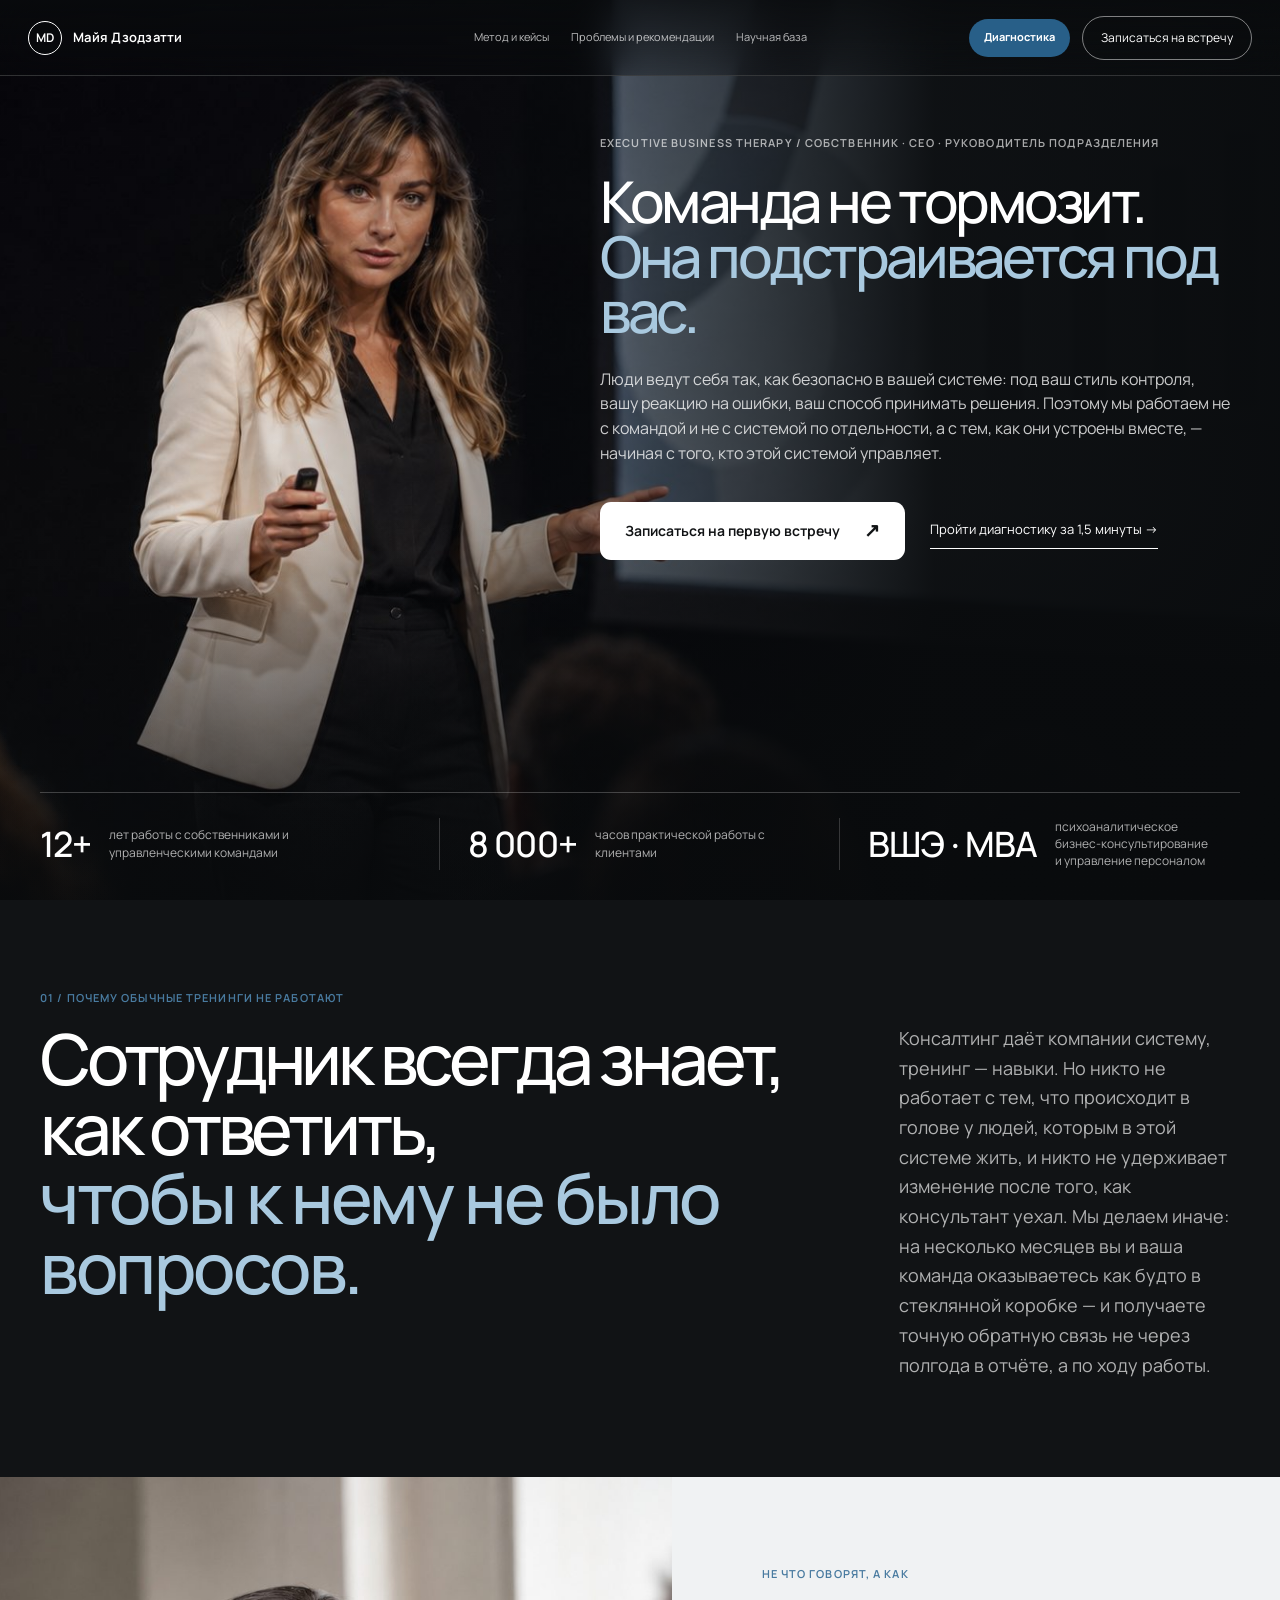
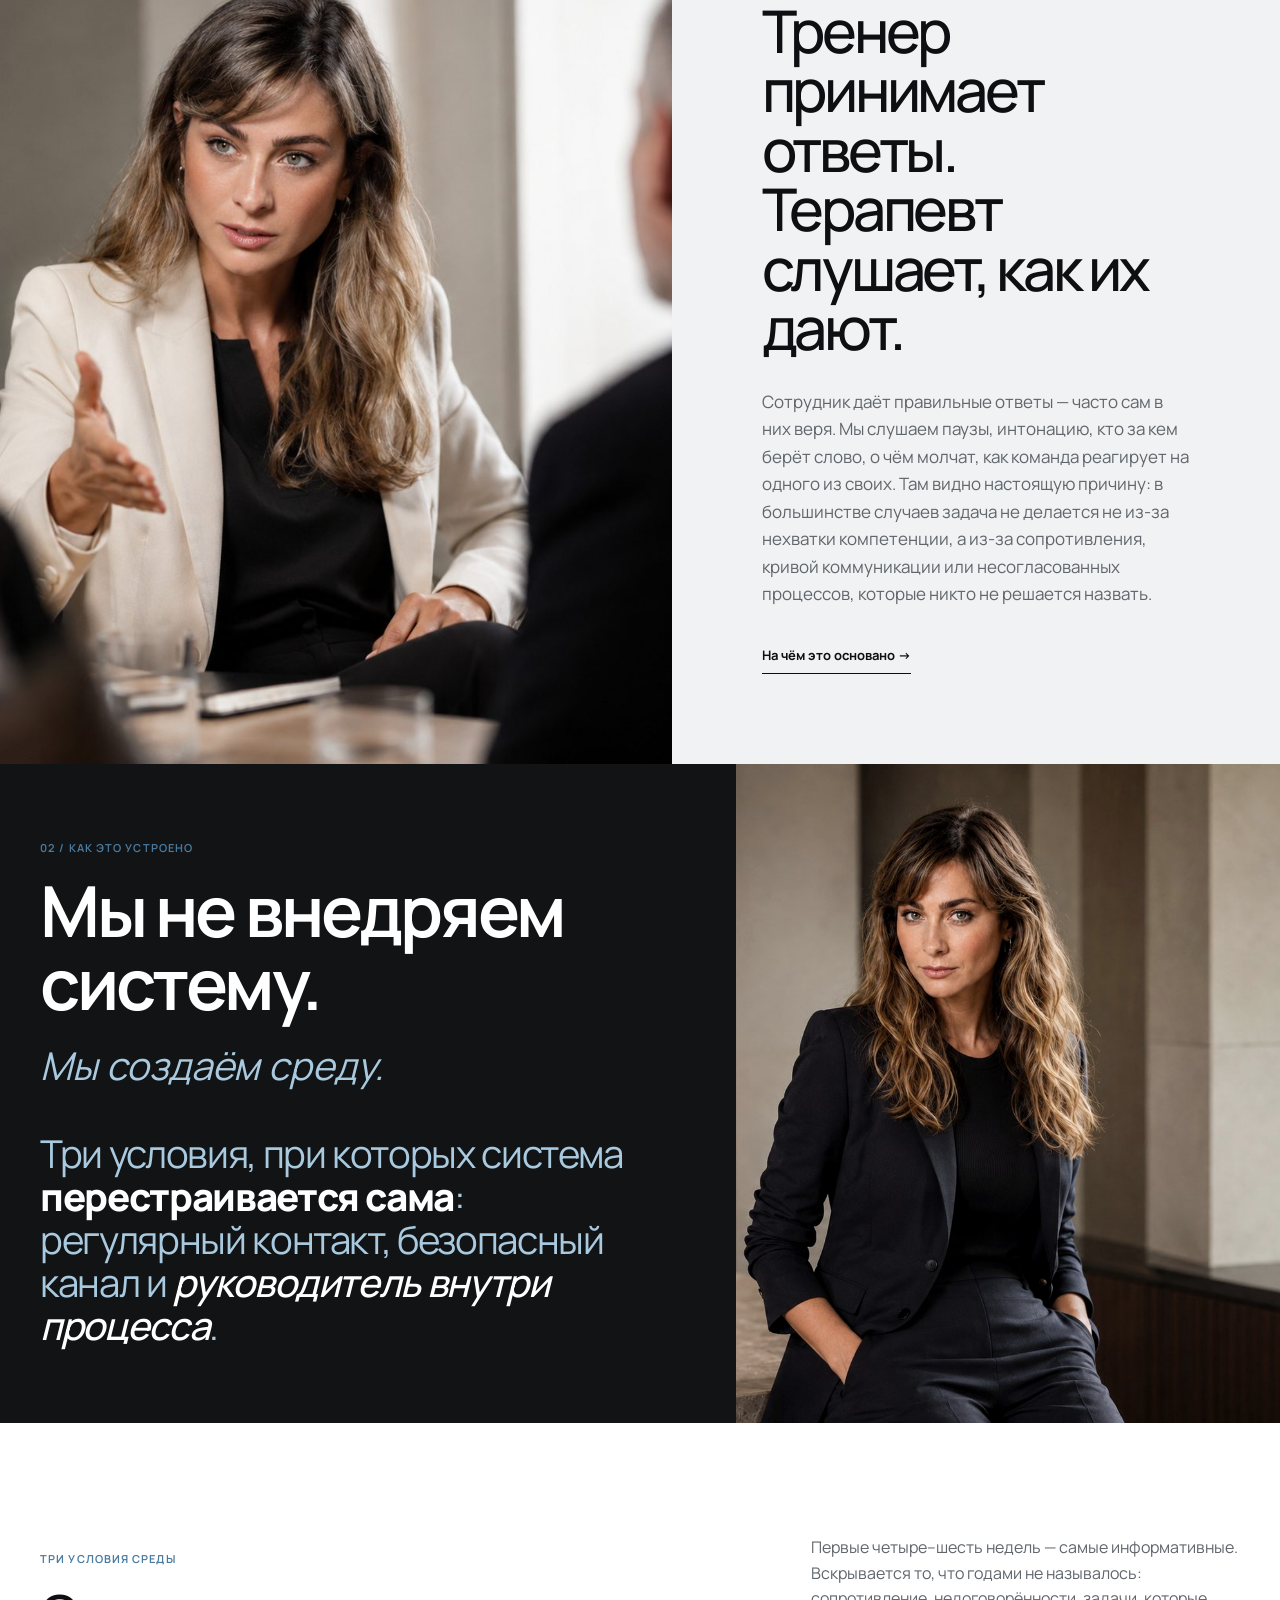
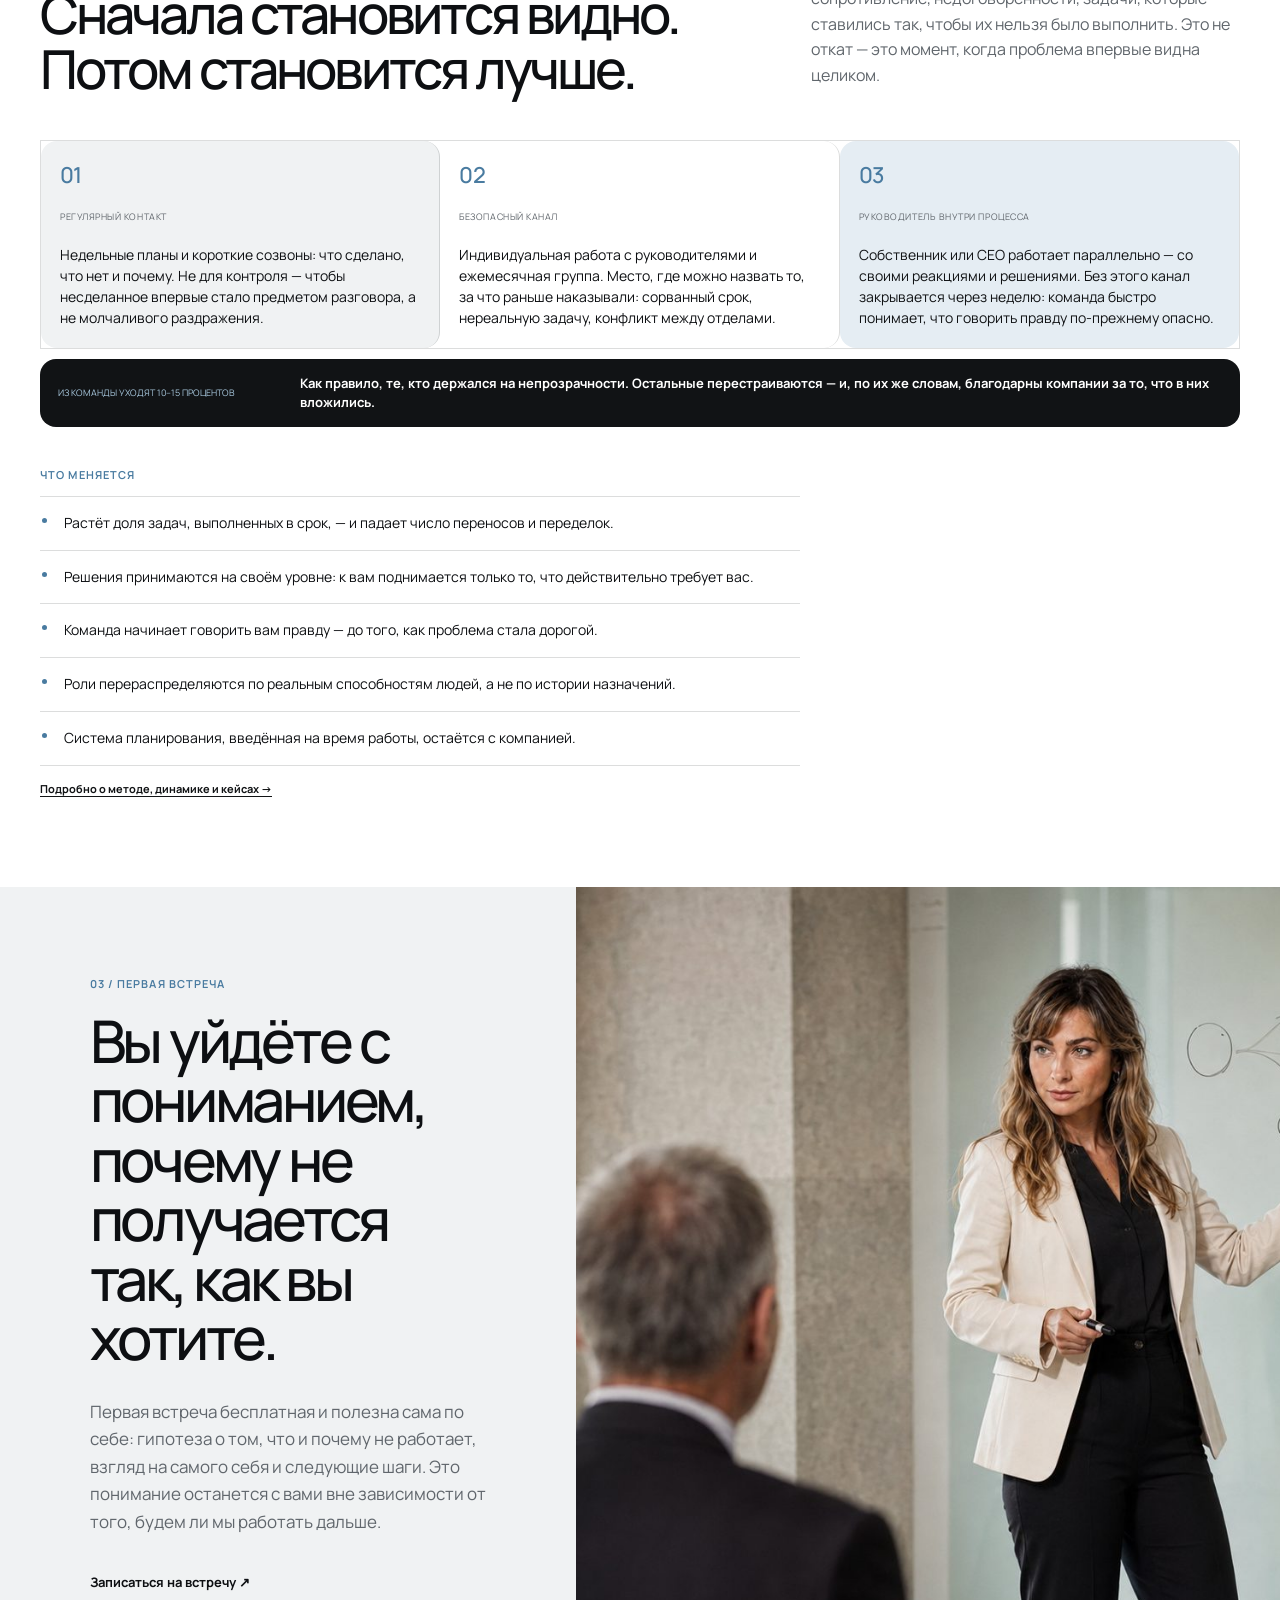
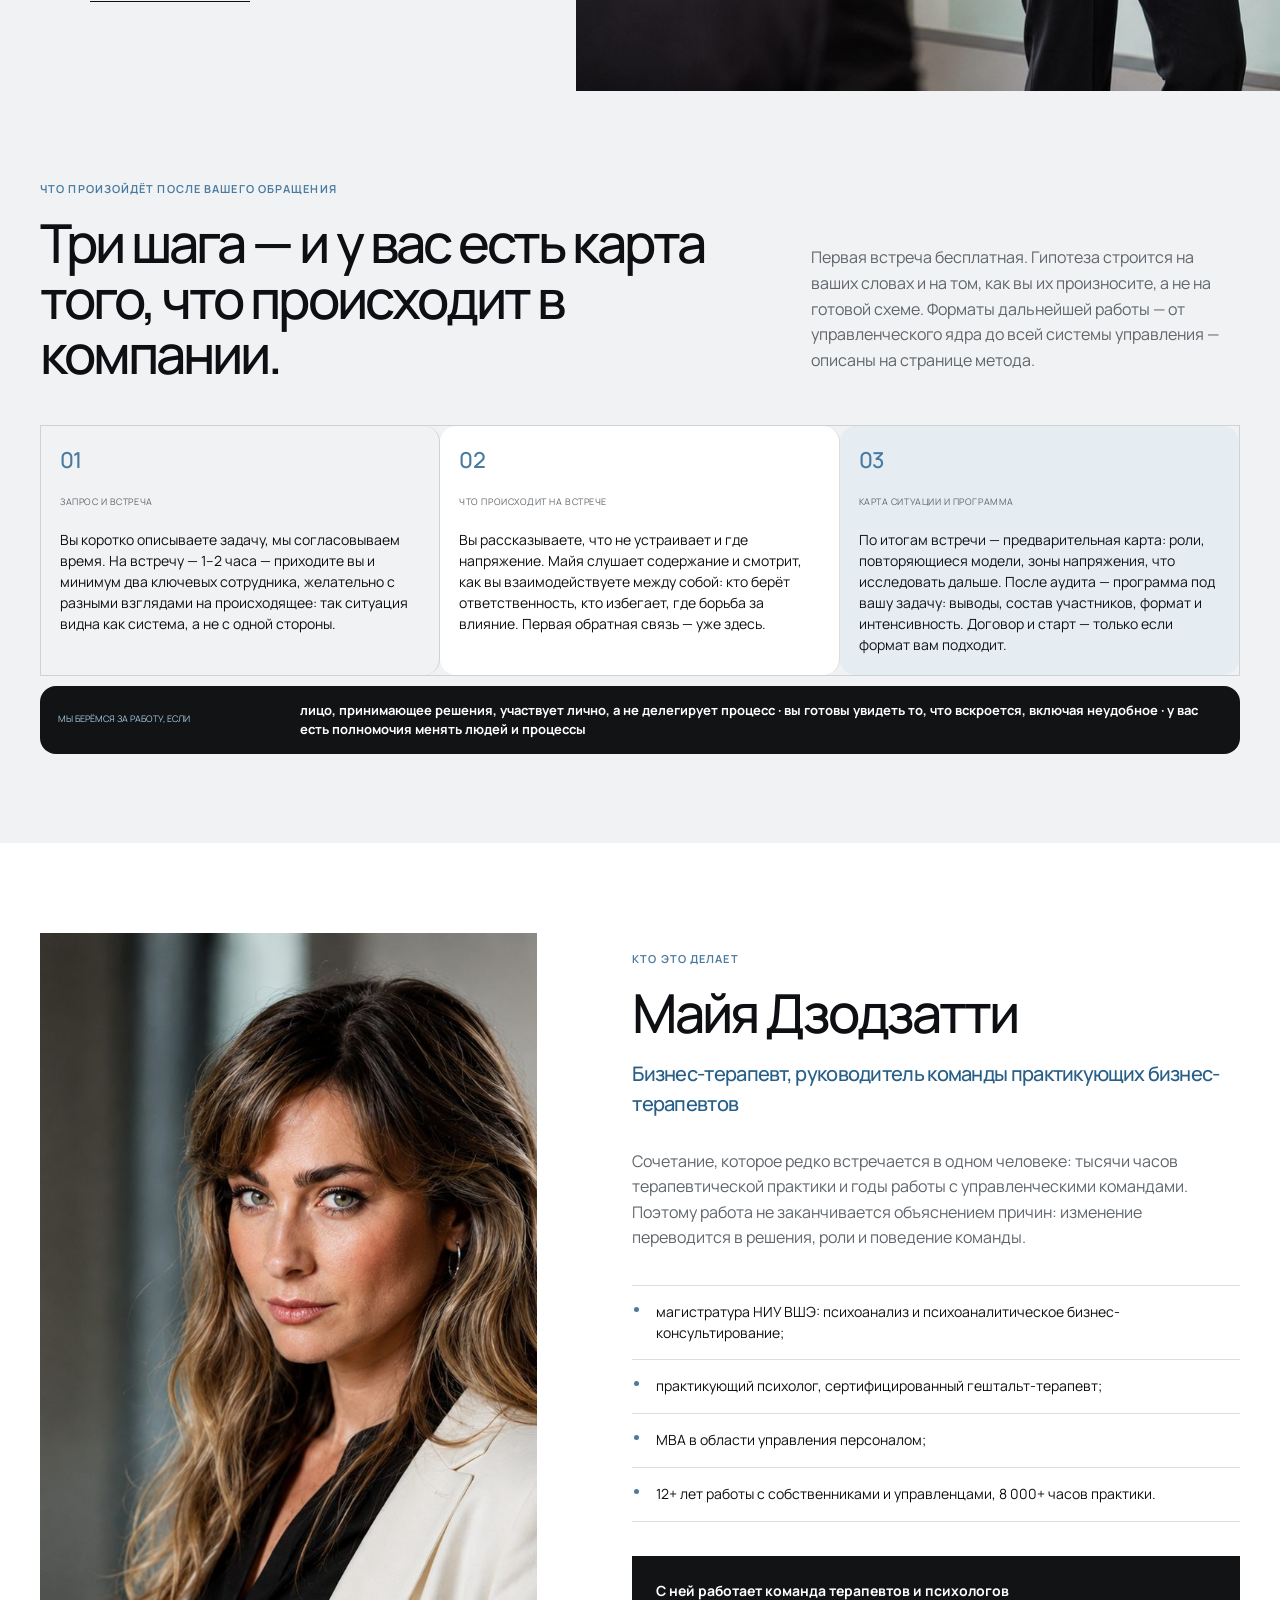
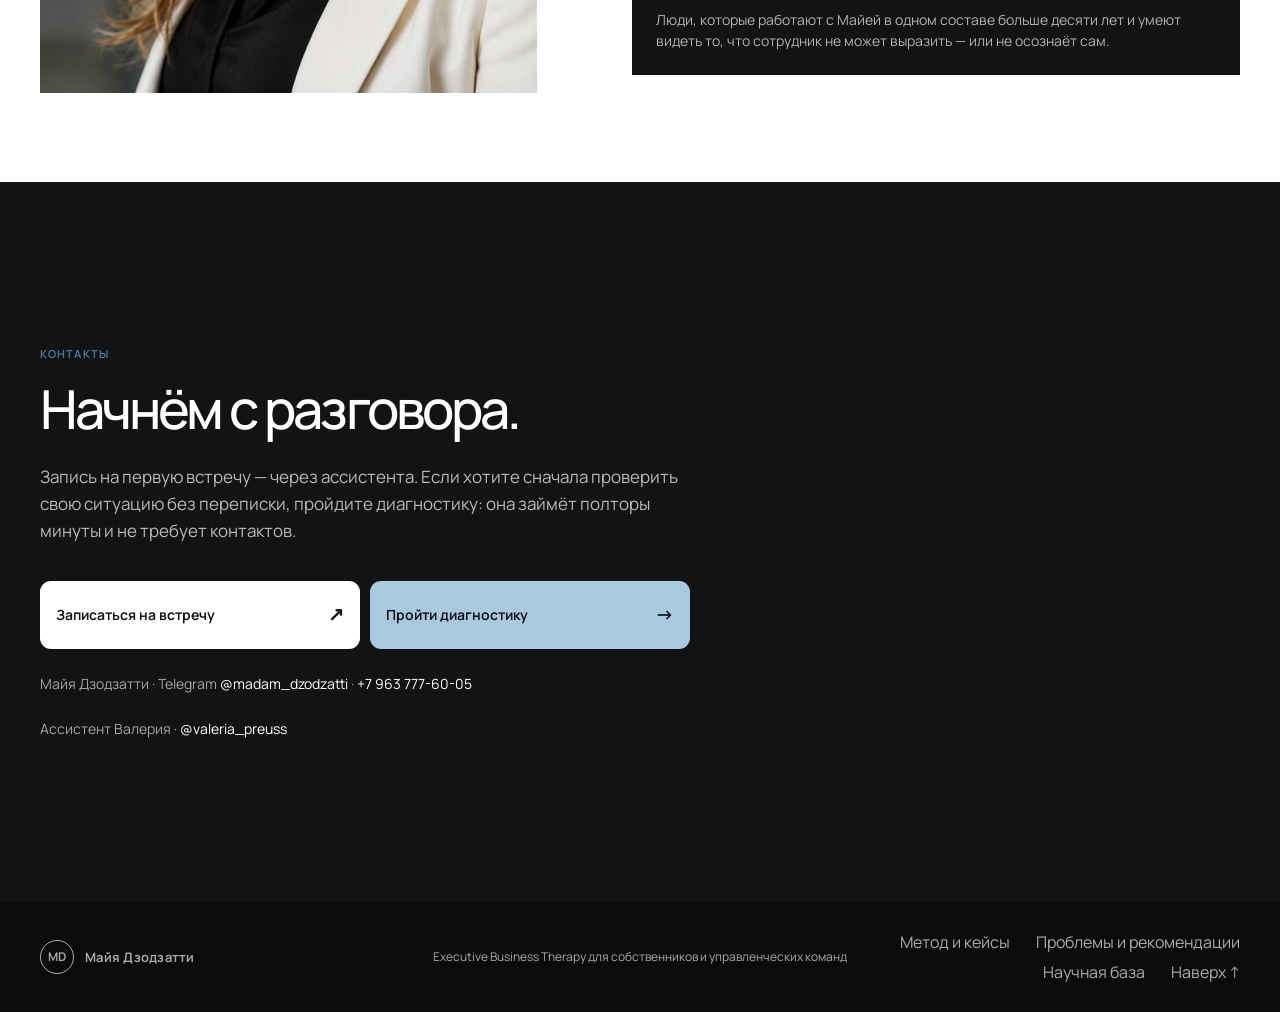
<file: v2/index.html>
<!DOCTYPE html><html lang="ru" data-theme="mono"><head><meta charSet="utf-8"/><meta name="viewport" content="width=device-width, initial-scale=1"/><link rel="preload" href="/assets/maya-stage.jpg" as="image"/><link rel="preload" href="/assets/maya-session.jpg" as="image"/><link rel="preload" href="/assets/maya-principle-new.jpg" as="image"/><link rel="preload" href="/assets/maya-workshop-new.jpg" as="image"/><link rel="preload" href="/assets/maya-portrait.jpg" as="image"/><link rel="stylesheet" href="/v2/_next/static/chunks/0vy211_gdit7x.css" data-precedence="next"/><link rel="preload" as="script" fetchPriority="low" href="/v2/_next/static/chunks/10~q.0d9085is.js"/><script src="/v2/_next/static/chunks/0-jnkxkmt1wuv.js" async=""></script><script src="/v2/_next/static/chunks/0iwgygx1r33.9.js" async=""></script><script src="/v2/_next/static/chunks/184q4_a702ypx.js" async=""></script><script src="/v2/_next/static/chunks/turbopack-0~jx.zeg5pmo~.js" async=""></script><script src="/v2/_next/static/chunks/0xxp8_ep7viu..js" async=""></script><script src="/v2/_next/static/chunks/0a.-0insocd6u.js" async=""></script><script src="/v2/_next/static/chunks/0gqn-2-7t6z3l.js" async=""></script><link rel="preload" href="https://fonts.googleapis.com/css2?family=Manrope:wght@400;500;600;650;700;800&amp;display=swap" as="style"/><link rel="preload" href="/v2/v2-overrides.css" as="style"/><link rel="preconnect" href="https://fonts.googleapis.com"/><link rel="preconnect" href="https://fonts.gstatic.com" crossorigin="anonymous"/><title>Майя Дзодзатти — бизнес-терапия для собственников и управленческих команд</title><meta name="description" content="Команда не тормозит — она подстраивается под вас. Бизнес-терапия: работа с собственником и управленческой командой через то, как люди принимают решения, а не через новую систему."/><link href="https://fonts.googleapis.com/css2?family=Manrope:wght@400;500;600;650;700;800&amp;display=swap" rel="stylesheet"/><link rel="stylesheet" href="/v2/v2-overrides.css"/><script src="/v2/_next/static/chunks/03~yq9q893hmn.js" noModule=""></script></head><body class="antialiased" style="--font-site-sans:&#x27;Manrope&#x27;"><div hidden=""><!--$--><!--/$--></div><main><header class="site-header"><a class="brand" href="#top" aria-label="На начало страницы"><span class="brand-mark">MD</span><span>Майя Дзодзатти</span></a><nav aria-label="Разделы сайта"><a href="/v2/method/">Метод и кейсы</a><a href="/v2/insights/">Проблемы и рекомендации</a><a href="/v2/science/">Научная база</a></nav><div class="header-actions"><a class="header-diagnostic" href="/v2/diagnostic/">Диагностика</a><a class="header-cta" href="https://t.me/valeria_preuss?text=%D0%97%D0%B4%D1%80%D0%B0%D0%B2%D1%81%D1%82%D0%B2%D1%83%D0%B9%D1%82%D0%B5%21%20%D0%A5%D0%BE%D1%87%D1%83%20%D0%B7%D0%B0%D0%BF%D0%B8%D1%81%D0%B0%D1%82%D1%8C%D1%81%D1%8F%20%D0%BD%D0%B0%20%D0%BF%D0%B5%D1%80%D0%B2%D0%B8%D1%87%D0%BD%D1%83%D1%8E%20%D0%BA%D0%BE%D0%BD%D1%81%D1%83%D0%BB%D1%8C%D1%82%D0%B0%D1%86%D0%B8%D1%8E%20%D0%BA%20%D0%9C%D0%B0%D0%B9%D0%B5%20%D0%94%D0%B7%D0%BE%D0%B4%D0%B7%D0%B0%D1%82%D1%82%D0%B8.%20%D0%9F%D0%BE%D0%B4%D1%81%D0%BA%D0%B0%D0%B6%D0%B8%D1%82%D0%B5%2C%20%D0%BF%D0%BE%D0%B6%D0%B0%D0%BB%D1%83%D0%B9%D1%81%D1%82%D0%B0%2C%20%D0%B4%D0%BE%D1%81%D1%82%D1%83%D0%BF%D0%BD%D0%BE%D0%B5%20%D0%B2%D1%80%D0%B5%D0%BC%D1%8F%20%D0%B4%D0%BB%D1%8F%20%D0%B7%D0%B0%D0%BF%D0%B8%D1%81%D0%B8." target="_blank" rel="noreferrer">Записаться на встречу</a></div></header><section class="hero" id="top"><div class="hero-media" aria-hidden="true"><img src="/assets/maya-stage.jpg" alt=""/><div class="hero-shade"></div></div><div class="hero-copy"><p class="eyebrow">Executive Business Therapy / собственник · CEO · руководитель подразделения</p><h1>Команда не тормозит. <span>Она подстраивается под вас.</span></h1><p class="hero-lead">Люди ведут себя так, как безопасно в вашей системе: под ваш стиль контроля, вашу реакцию на ошибки, ваш способ принимать решения. Поэтому мы работаем не с командой и не с системой по отдельности, а с тем, как они устроены вместе, — начиная с того, кто этой системой управляет.</p><div class="hero-actions"><a class="button button-primary" href="https://t.me/valeria_preuss?text=%D0%97%D0%B4%D1%80%D0%B0%D0%B2%D1%81%D1%82%D0%B2%D1%83%D0%B9%D1%82%D0%B5%21%20%D0%A5%D0%BE%D1%87%D1%83%20%D0%B7%D0%B0%D0%BF%D0%B8%D1%81%D0%B0%D1%82%D1%8C%D1%81%D1%8F%20%D0%BD%D0%B0%20%D0%BF%D0%B5%D1%80%D0%B2%D0%B8%D1%87%D0%BD%D1%83%D1%8E%20%D0%BA%D0%BE%D0%BD%D1%81%D1%83%D0%BB%D1%8C%D1%82%D0%B0%D1%86%D0%B8%D1%8E%20%D0%BA%20%D0%9C%D0%B0%D0%B9%D0%B5%20%D0%94%D0%B7%D0%BE%D0%B4%D0%B7%D0%B0%D1%82%D1%82%D0%B8.%20%D0%9F%D0%BE%D0%B4%D1%81%D0%BA%D0%B0%D0%B6%D0%B8%D1%82%D0%B5%2C%20%D0%BF%D0%BE%D0%B6%D0%B0%D0%BB%D1%83%D0%B9%D1%81%D1%82%D0%B0%2C%20%D0%B4%D0%BE%D1%81%D1%82%D1%83%D0%BF%D0%BD%D0%BE%D0%B5%20%D0%B2%D1%80%D0%B5%D0%BC%D1%8F%20%D0%B4%D0%BB%D1%8F%20%D0%B7%D0%B0%D0%BF%D0%B8%D1%81%D0%B8." target="_blank" rel="noreferrer">Записаться на первую встречу <span>↗</span></a><a class="text-link" href="/v2/diagnostic/">Пройти диагностику за 1,5 минуты →</a></div></div><div class="proof-strip"><div><strong>12+</strong><span>лет работы с собственниками и управленческими командами</span></div><div><strong>8 000+</strong><span>часов практической работы с клиентами</span></div><div><strong>ВШЭ · MBA</strong><span>психоаналитическое бизнес-консультирование и управление персоналом</span></div></div></section><section class="manifesto section-dark"><p class="section-index">01 / почему обычные тренинги не работают</p><blockquote>Сотрудник всегда знает, как ответить, <em>чтобы к нему не было вопросов.</em></blockquote><p>Консалтинг даёт компании систему, тренинг — навыки. Но никто не работает с тем, что происходит в голове у людей, которым в этой системе жить, и никто не удерживает изменение после того, как консультант уехал. Мы делаем иначе: на несколько месяцев вы и ваша команда оказываетесь как будто в стеклянной коробке — и получаете точную обратную связь не через полгода в отчёте, а по ходу работы.</p></section><section class="editorial-photo editorial-photo-a"><div class="editorial-photo-media"><img src="/assets/maya-session.jpg" alt="Рабочая сессия Майи с управленческой командой"/></div><div class="editorial-photo-copy"><p class="section-index">Не что говорят, а как</p><h2>Тренер принимает ответы. Терапевт слушает, как их дают.</h2><p>Сотрудник даёт правильные ответы — часто сам в них веря. Мы слушаем паузы, интонацию, кто за кем берёт слово, о чём молчат, как команда реагирует на одного из своих. Там видно настоящую причину: в большинстве случаев задача не делается не из-за нехватки компетенции, а из-за сопротивления, кривой коммуникации или несогласованных процессов, которые никто не решается назвать.</p><a href="/v2/science/">На чём это основано <span>→</span></a></div></section><section class="principle-photo" id="how"><div class="principle-photo-copy"><p class="section-index">02 / как это устроено</p><h2>Мы не внедряем систему.</h2><p class="principle-aside">Мы создаём среду.</p><p>Три условия, при которых система <strong>перестраивается сама</strong>: регулярный контакт, безопасный канал и <em>руководитель внутри процесса</em>.</p></div><div class="principle-photo-media"><img src="/assets/maya-principle-new.jpg" alt="Майя Дзодзатти"/></div></section><section class="results section-light"><div class="section-heading split-heading"><div><p class="section-index">Три условия среды</p><h2>Сначала становится видно. Потом становится лучше.</h2></div><p>Первые четыре–шесть недель — самые информативные. Вскрывается то, что годами не называлось: сопротивление, недоговорённости, задачи, которые ставились так, чтобы их нельзя было выполнить. Это не откат — это момент, когда проблема впервые видна целиком.</p></div><div class="case-comparison"><article class=""><span>01</span><small>Регулярный контакт</small><p>Недельные планы и короткие созвоны: что сделано, что нет и почему. Не для контроля — чтобы несделанное впервые стало предметом разговора, а не молчаливого раздражения.</p></article><article class=""><span>02</span><small>Безопасный канал</small><p>Индивидуальная работа с руководителями и ежемесячная группа. Место, где можно назвать то, за что раньше наказывали: сорванный срок, нереальную задачу, конфликт между отделами.</p></article><article class="case-result"><span>03</span><small>Руководитель внутри процесса</small><p>Собственник или CEO работает параллельно — со своими реакциями и решениями. Без этого канал закрывается через неделю: команда быстро понимает, что говорить правду по-прежнему опасно.</p></article></div><div class="case-proof"><small>Из команды уходят 10–15 процентов</small><strong>Как правило, те, кто держался на непрозрачности. Остальные перестраиваются — и, по их же словам, благодарны компании за то, что в них вложились.</strong></div><div class="about-copy v2-changes"><p class="section-index">Что меняется</p><ul class="credentials"><li>Растёт доля задач, выполненных в срок, — и падает число переносов и переделок.</li><li>Решения принимаются на своём уровне: к вам поднимается только то, что действительно требует вас.</li><li>Команда начинает говорить вам правду — до того, как проблема стала дорогой.</li><li>Роли перераспределяются по реальным способностям людей, а не по истории назначений.</li><li>Система планирования, введённая на время работы, остаётся с компанией.</li></ul></div><p class="results-note"><a href="/v2/method/">Подробно о методе, динамике и кейсах →</a></p></section><section class="editorial-photo editorial-photo-b" id="meeting"><div class="editorial-photo-media"><img src="/assets/maya-workshop-new.jpg" alt="Майя Дзодзатти ведёт рабочую сессию руководителей"/></div><div class="editorial-photo-copy"><p class="section-index">03 / первая встреча</p><h2>Вы уйдёте с пониманием, почему не получается так, как вы хотите.</h2><p>Первая встреча бесплатная и полезна сама по себе: гипотеза о том, что и почему не работает, взгляд на самого себя и следующие шаги. Это понимание останется с вами вне зависимости от того, будем ли мы работать дальше.</p><a href="https://t.me/valeria_preuss?text=%D0%97%D0%B4%D1%80%D0%B0%D0%B2%D1%81%D1%82%D0%B2%D1%83%D0%B9%D1%82%D0%B5%21%20%D0%A5%D0%BE%D1%87%D1%83%20%D0%B7%D0%B0%D0%BF%D0%B8%D1%81%D0%B0%D1%82%D1%8C%D1%81%D1%8F%20%D0%BD%D0%B0%20%D0%BF%D0%B5%D1%80%D0%B2%D0%B8%D1%87%D0%BD%D1%83%D1%8E%20%D0%BA%D0%BE%D0%BD%D1%81%D1%83%D0%BB%D1%8C%D1%82%D0%B0%D1%86%D0%B8%D1%8E%20%D0%BA%20%D0%9C%D0%B0%D0%B9%D0%B5%20%D0%94%D0%B7%D0%BE%D0%B4%D0%B7%D0%B0%D1%82%D1%82%D0%B8.%20%D0%9F%D0%BE%D0%B4%D1%81%D0%BA%D0%B0%D0%B6%D0%B8%D1%82%D0%B5%2C%20%D0%BF%D0%BE%D0%B6%D0%B0%D0%BB%D1%83%D0%B9%D1%81%D1%82%D0%B0%2C%20%D0%B4%D0%BE%D1%81%D1%82%D1%83%D0%BF%D0%BD%D0%BE%D0%B5%20%D0%B2%D1%80%D0%B5%D0%BC%D1%8F%20%D0%B4%D0%BB%D1%8F%20%D0%B7%D0%B0%D0%BF%D0%B8%D1%81%D0%B8." target="_blank" rel="noreferrer">Записаться на встречу <span>↗</span></a></div></section><section class="results section-paper"><div class="section-heading split-heading"><div><p class="section-index">Что произойдёт после вашего обращения</p><h2>Три шага — и у вас есть карта того, что происходит в компании.</h2></div><p>Первая встреча бесплатная. Гипотеза строится на ваших словах и на том, как вы их произносите, а не на готовой схеме. Форматы дальнейшей работы — от управленческого ядра до всей системы управления — <a href="/v2/method/#packages">описаны на странице метода</a>.</p></div><div class="case-comparison"><article class=""><span>01</span><small>Запрос и встреча</small><p>Вы коротко описываете задачу, мы согласовываем время. На встречу — 1–2 часа — приходите вы и минимум два ключевых сотрудника, желательно с разными взглядами на происходящее: так ситуация видна как система, а не с одной стороны.</p></article><article class=""><span>02</span><small>Что происходит на встрече</small><p>Вы рассказываете, что не устраивает и где напряжение. Майя слушает содержание и смотрит, как вы взаимодействуете между собой: кто берёт ответственность, кто избегает, где борьба за влияние. Первая обратная связь — уже здесь.</p></article><article class="case-result"><span>03</span><small>Карта ситуации и программа</small><p>По итогам встречи — предварительная карта: роли, повторяющиеся модели, зоны напряжения, что исследовать дальше. После аудита — программа под вашу задачу: выводы, состав участников, формат и интенсивность. Договор и старт — только если формат вам подходит.</p></article></div><div class="case-proof"><small>Мы берёмся за работу, если</small><strong>лицо, принимающее решения, участвует лично, а не делегирует процесс · вы готовы увидеть то, что вскроется, включая неудобное · у вас есть полномочия менять людей и процессы</strong></div></section><section class="about section-light" id="about"><div class="about-image"><img src="/assets/maya-portrait.jpg" alt="Майя Дзодзатти, руководитель команды бизнес-терапевтов"/></div><div class="about-copy"><p class="section-index">Кто это делает</p><h2>Майя Дзодзатти</h2><p class="about-role">Бизнес-терапевт, руководитель команды практикующих бизнес-терапевтов</p><p>Сочетание, которое редко встречается в одном человеке: тысячи часов терапевтической практики и годы работы с управленческими командами. Поэтому работа не заканчивается объяснением причин: изменение переводится в решения, роли и поведение команды.</p><ul class="credentials"><li>магистратура НИУ ВШЭ: психоанализ и психоаналитическое бизнес-консультирование;</li><li>практикующий психолог, сертифицированный гештальт-терапевт;</li><li>MBA в области управления персоналом;</li><li>12+ лет работы с собственниками и управленцами, 8 000+ часов практики.</li></ul><div class="team-note"><strong>С ней работает команда терапевтов и психологов</strong><p>Люди, которые работают с Майей в одном составе больше десяти лет и умеют видеть то, что сотрудник не может выразить — или не осознаёт сам.</p></div></div></section><section class="final-cta" id="contacts"><div class="final-copy"><p class="section-index">Контакты</p><h2>Начнём с разговора.</h2><p>Запись на первую встречу — через ассистента. Если хотите сначала проверить свою ситуацию без переписки, пройдите диагностику: она займёт полторы минуты и не требует контактов.</p><div class="final-actions final-actions-grid"><a class="button button-light" href="https://t.me/valeria_preuss?text=%D0%97%D0%B4%D1%80%D0%B0%D0%B2%D1%81%D1%82%D0%B2%D1%83%D0%B9%D1%82%D0%B5%21%20%D0%A5%D0%BE%D1%87%D1%83%20%D0%B7%D0%B0%D0%BF%D0%B8%D1%81%D0%B0%D1%82%D1%8C%D1%81%D1%8F%20%D0%BD%D0%B0%20%D0%BF%D0%B5%D1%80%D0%B2%D0%B8%D1%87%D0%BD%D1%83%D1%8E%20%D0%BA%D0%BE%D0%BD%D1%81%D1%83%D0%BB%D1%8C%D1%82%D0%B0%D1%86%D0%B8%D1%8E%20%D0%BA%20%D0%9C%D0%B0%D0%B9%D0%B5%20%D0%94%D0%B7%D0%BE%D0%B4%D0%B7%D0%B0%D1%82%D1%82%D0%B8.%20%D0%9F%D0%BE%D0%B4%D1%81%D0%BA%D0%B0%D0%B6%D0%B8%D1%82%D0%B5%2C%20%D0%BF%D0%BE%D0%B6%D0%B0%D0%BB%D1%83%D0%B9%D1%81%D1%82%D0%B0%2C%20%D0%B4%D0%BE%D1%81%D1%82%D1%83%D0%BF%D0%BD%D0%BE%D0%B5%20%D0%B2%D1%80%D0%B5%D0%BC%D1%8F%20%D0%B4%D0%BB%D1%8F%20%D0%B7%D0%B0%D0%BF%D0%B8%D1%81%D0%B8." target="_blank" rel="noreferrer">Записаться на встречу <span>↗</span></a><a class="button button-accent" href="/v2/diagnostic/">Пройти диагностику <span>→</span></a></div><p class="contact-line">Майя Дзодзатти · Telegram <a href="https://t.me/madam_dzodzatti" target="_blank" rel="noreferrer">@madam_dzodzatti</a> · <a href="tel:+79637776005">+7 963 777-60-05</a></p><p class="contact-line">Ассистент Валерия · <a href="https://t.me/valeria_preuss?text=%D0%97%D0%B4%D1%80%D0%B0%D0%B2%D1%81%D1%82%D0%B2%D1%83%D0%B9%D1%82%D0%B5%21%20%D0%A5%D0%BE%D1%87%D1%83%20%D0%B7%D0%B0%D0%BF%D0%B8%D1%81%D0%B0%D1%82%D1%8C%D1%81%D1%8F%20%D0%BD%D0%B0%20%D0%BF%D0%B5%D1%80%D0%B2%D0%B8%D1%87%D0%BD%D1%83%D1%8E%20%D0%BA%D0%BE%D0%BD%D1%81%D1%83%D0%BB%D1%8C%D1%82%D0%B0%D1%86%D0%B8%D1%8E%20%D0%BA%20%D0%9C%D0%B0%D0%B9%D0%B5%20%D0%94%D0%B7%D0%BE%D0%B4%D0%B7%D0%B0%D1%82%D1%82%D0%B8.%20%D0%9F%D0%BE%D0%B4%D1%81%D0%BA%D0%B0%D0%B6%D0%B8%D1%82%D0%B5%2C%20%D0%BF%D0%BE%D0%B6%D0%B0%D0%BB%D1%83%D0%B9%D1%81%D1%82%D0%B0%2C%20%D0%B4%D0%BE%D1%81%D1%82%D1%83%D0%BF%D0%BD%D0%BE%D0%B5%20%D0%B2%D1%80%D0%B5%D0%BC%D1%8F%20%D0%B4%D0%BB%D1%8F%20%D0%B7%D0%B0%D0%BF%D0%B8%D1%81%D0%B8." target="_blank" rel="noreferrer">@valeria_preuss</a></p></div></section><footer><div class="brand"><span class="brand-mark">MD</span><span>Майя Дзодзатти</span></div><p>Executive Business Therapy для собственников и управленческих команд</p><div class="footer-links"><a href="/v2/method/">Метод и кейсы</a><a href="/v2/insights/">Проблемы и рекомендации</a><a href="/v2/science/">Научная база</a><a href="#top">Наверх ↑</a></div></footer></main><!--$--><!--/$--><script src="/v2/_next/static/chunks/10~q.0d9085is.js" id="_R_" async=""></script><script>(self.__next_f=self.__next_f||[]).push([0])</script><script>self.__next_f.push([1,"1:\"$Sreact.fragment\"\n2:I[81868,[\"/v2/_next/static/chunks/0xxp8_ep7viu..js\",\"/v2/_next/static/chunks/0a.-0insocd6u.js\"],\"default\"]\n3:I[36986,[\"/v2/_next/static/chunks/0xxp8_ep7viu..js\",\"/v2/_next/static/chunks/0a.-0insocd6u.js\"],\"default\"]\n4:I[89237,[\"/v2/_next/static/chunks/0xxp8_ep7viu..js\",\"/v2/_next/static/chunks/0a.-0insocd6u.js\",\"/v2/_next/static/chunks/0gqn-2-7t6z3l.js\"],\"\"]\n15:I[73995,[\"/v2/_next/static/chunks/0xxp8_ep7viu..js\",\"/v2/_next/static/chunks/0a.-0insocd6u.js\"],\"default\",1]\n:HL[\"/v2/_next/static/chunks/0vy211_gdit7x.css\",\"style\"]\n:HL[\"https://fonts.googleapis.com/css2?family=Manrope:wght@400;500;600;650;700;800\u0026display=swap\",\"style\"]\n:HL[\"/v2/v2-overrides.css\",\"style\"]\n:HL[\"/assets/maya-stage.jpg\",\"image\"]\n"])</script><script>self.__next_f.push([1,"0:{\"P\":null,\"c\":[\"\",\"\"],\"q\":\"\",\"i\":false,\"f\":[[[\"\",{\"children\":[\"__PAGE__\",{}]},\"$undefined\",\"$undefined\",16],[[\"$\",\"$1\",\"c\",{\"children\":[[[\"$\",\"link\",\"0\",{\"rel\":\"stylesheet\",\"href\":\"/v2/_next/static/chunks/0vy211_gdit7x.css\",\"precedence\":\"next\",\"crossOrigin\":\"$undefined\",\"nonce\":\"$undefined\"}],[\"$\",\"script\",\"script-0\",{\"src\":\"/v2/_next/static/chunks/0xxp8_ep7viu..js\",\"async\":true,\"nonce\":\"$undefined\"}],[\"$\",\"script\",\"script-1\",{\"src\":\"/v2/_next/static/chunks/0a.-0insocd6u.js\",\"async\":true,\"nonce\":\"$undefined\"}]],[\"$\",\"html\",null,{\"lang\":\"ru\",\"data-theme\":\"mono\",\"children\":[[\"$\",\"head\",null,{\"children\":[[\"$\",\"link\",null,{\"rel\":\"preconnect\",\"href\":\"https://fonts.googleapis.com\"}],[\"$\",\"link\",null,{\"rel\":\"preconnect\",\"href\":\"https://fonts.gstatic.com\",\"crossOrigin\":\"anonymous\"}],[\"$\",\"link\",null,{\"href\":\"https://fonts.googleapis.com/css2?family=Manrope:wght@400;500;600;650;700;800\u0026display=swap\",\"rel\":\"stylesheet\"}],[\"$\",\"link\",null,{\"rel\":\"stylesheet\",\"href\":\"/v2/v2-overrides.css\"}]]}],[\"$\",\"body\",null,{\"className\":\"antialiased\",\"style\":{\"--font-site-sans\":\"'Manrope'\"},\"children\":[\"$\",\"$L2\",null,{\"parallelRouterKey\":\"children\",\"error\":\"$undefined\",\"errorStyles\":\"$undefined\",\"errorScripts\":\"$undefined\",\"template\":[\"$\",\"$L3\",null,{}],\"templateStyles\":\"$undefined\",\"templateScripts\":\"$undefined\",\"notFound\":[[[\"$\",\"title\",null,{\"children\":\"404: This page could not be found.\"}],[\"$\",\"div\",null,{\"style\":{\"fontFamily\":\"system-ui,\\\"Segoe UI\\\",Roboto,Helvetica,Arial,sans-serif,\\\"Apple Color Emoji\\\",\\\"Segoe UI Emoji\\\"\",\"height\":\"100vh\",\"textAlign\":\"center\",\"display\":\"flex\",\"flexDirection\":\"column\",\"alignItems\":\"center\",\"justifyContent\":\"center\"},\"children\":[\"$\",\"div\",null,{\"children\":[[\"$\",\"style\",null,{\"dangerouslySetInnerHTML\":{\"__html\":\"body{color:#000;background:#fff;margin:0}.next-error-h1{border-right:1px solid rgba(0,0,0,.3)}@media (prefers-color-scheme:dark){body{color:#fff;background:#000}.next-error-h1{border-right:1px solid rgba(255,255,255,.3)}}\"}}],[\"$\",\"h1\",null,{\"className\":\"next-error-h1\",\"style\":{\"display\":\"inline-block\",\"margin\":\"0 20px 0 0\",\"padding\":\"0 23px 0 0\",\"fontSize\":24,\"fontWeight\":500,\"verticalAlign\":\"top\",\"lineHeight\":\"49px\"},\"children\":404}],[\"$\",\"div\",null,{\"style\":{\"display\":\"inline-block\"},\"children\":[\"$\",\"h2\",null,{\"style\":{\"fontSize\":14,\"fontWeight\":400,\"lineHeight\":\"49px\",\"margin\":0},\"children\":\"This page could not be found.\"}]}]]}]}]],[]],\"forbidden\":\"$undefined\",\"unauthorized\":\"$undefined\"}]}]]}]]}],{\"children\":[[\"$\",\"$1\",\"c\",{\"children\":[[\"$\",\"main\",null,{\"children\":[[\"$\",\"header\",null,{\"className\":\"site-header\",\"children\":[[\"$\",\"a\",null,{\"className\":\"brand\",\"href\":\"#top\",\"aria-label\":\"На начало страницы\",\"children\":[[\"$\",\"span\",null,{\"className\":\"brand-mark\",\"children\":\"MD\"}],[\"$\",\"span\",null,{\"children\":\"Майя Дзодзатти\"}]]}],[\"$\",\"nav\",null,{\"aria-label\":\"Разделы сайта\",\"children\":[[\"$\",\"$L4\",null,{\"href\":\"/method\",\"children\":\"Метод и кейсы\"}],[\"$\",\"$L4\",null,{\"href\":\"/insights\",\"children\":\"Проблемы и рекомендации\"}],[\"$\",\"$L4\",null,{\"href\":\"/science\",\"children\":\"Научная база\"}]]}],[\"$\",\"div\",null,{\"className\":\"header-actions\",\"children\":[[\"$\",\"$L4\",null,{\"className\":\"header-diagnostic\",\"href\":\"/diagnostic\",\"children\":\"Диагностика\"}],[\"$\",\"a\",null,{\"className\":\"header-cta\",\"href\":\"https://t.me/valeria_preuss?text=%D0%97%D0%B4%D1%80%D0%B0%D0%B2%D1%81%D1%82%D0%B2%D1%83%D0%B9%D1%82%D0%B5%21%20%D0%A5%D0%BE%D1%87%D1%83%20%D0%B7%D0%B0%D0%BF%D0%B8%D1%81%D0%B0%D1%82%D1%8C%D1%81%D1%8F%20%D0%BD%D0%B0%20%D0%BF%D0%B5%D1%80%D0%B2%D0%B8%D1%87%D0%BD%D1%83%D1%8E%20%D0%BA%D0%BE%D0%BD%D1%81%D1%83%D0%BB%D1%8C%D1%82%D0%B0%D1%86%D0%B8%D1%8E%20%D0%BA%20%D0%9C%D0%B0%D0%B9%D0%B5%20%D0%94%D0%B7%D0%BE%D0%B4%D0%B7%D0%B0%D1%82%D1%82%D0%B8.%20%D0%9F%D0%BE%D0%B4%D1%81%D0%BA%D0%B0%D0%B6%D0%B8%D1%82%D0%B5%2C%20%D0%BF%D0%BE%D0%B6%D0%B0%D0%BB%D1%83%D0%B9%D1%81%D1%82%D0%B0%2C%20%D0%B4%D0%BE%D1%81%D1%82%D1%83%D0%BF%D0%BD%D0%BE%D0%B5%20%D0%B2%D1%80%D0%B5%D0%BC%D1%8F%20%D0%B4%D0%BB%D1%8F%20%D0%B7%D0%B0%D0%BF%D0%B8%D1%81%D0%B8.\",\"target\":\"_blank\",\"rel\":\"noreferrer\",\"children\":\"Записаться на встречу\"}]]}]]}],[\"$\",\"section\",null,{\"className\":\"hero\",\"id\":\"top\",\"children\":[[\"$\",\"div\",null,{\"className\":\"hero-media\",\"aria-hidden\":\"true\",\"children\":[[\"$\",\"img\",null,{\"src\":\"/assets/maya-stage.jpg\",\"alt\":\"\"}],[\"$\",\"div\",null,{\"className\":\"hero-shade\"}]]}],[\"$\",\"div\",null,{\"className\":\"hero-copy\",\"children\":[[\"$\",\"p\",null,{\"className\":\"eyebrow\",\"children\":\"Executive Business Therapy / собственник · CEO · руководитель подразделения\"}],\"$L5\",\"$L6\",\"$L7\"]}],\"$L8\"]}],\"$L9\",\"$La\",\"$Lb\",\"$Lc\",\"$Ld\",\"$Le\",\"$Lf\",\"$L10\",\"$L11\"]}],[\"$L12\"],\"$L13\"]}],{},null,false,null]},null,false,null],\"$L14\",false]],\"m\":\"$undefined\",\"G\":[\"$15\",[\"$L16\"]],\"S\":true,\"h\":null,\"s\":\"$undefined\",\"l\":\"$undefined\",\"p\":\"$undefined\",\"d\":\"$undefined\",\"b\":\"R16fy02yrRmCAKb0CV4yV\"}\n"])</script><script>self.__next_f.push([1,"17:I[10567,[\"/v2/_next/static/chunks/0xxp8_ep7viu..js\",\"/v2/_next/static/chunks/0a.-0insocd6u.js\"],\"OutletBoundary\"]\n18:\"$Sreact.suspense\"\n1a:I[10567,[\"/v2/_next/static/chunks/0xxp8_ep7viu..js\",\"/v2/_next/static/chunks/0a.-0insocd6u.js\"],\"ViewportBoundary\"]\n1c:I[10567,[\"/v2/_next/static/chunks/0xxp8_ep7viu..js\",\"/v2/_next/static/chunks/0a.-0insocd6u.js\"],\"MetadataBoundary\"]\n:HL[\"/assets/maya-session.jpg\",\"image\"]\n:HL[\"/assets/maya-principle-new.jpg\",\"image\"]\n:HL[\"/assets/maya-workshop-new.jpg\",\"image\"]\n:HL[\"/assets/maya-portrait.jpg\",\"image\"]\n5:[\"$\",\"h1\",null,{\"children\":[\"Команда не тормозит. \",[\"$\",\"span\",null,{\"children\":\"Она подстраивается под вас.\"}]]}]\n6:[\"$\",\"p\",null,{\"className\":\"hero-lead\",\"children\":\"Люди ведут себя так, как безопасно в вашей системе: под ваш стиль контроля, вашу реакцию на ошибки, ваш способ принимать решения. Поэтому мы работаем не с командой и не с системой по отдельности, а с тем, как они устроены вместе, — начиная с того, кто этой системой управляет.\"}]\n7:[\"$\",\"div\",null,{\"className\":\"hero-actions\",\"children\":[[\"$\",\"a\",null,{\"className\":\"button button-primary\",\"href\":\"https://t.me/valeria_preuss?text=%D0%97%D0%B4%D1%80%D0%B0%D0%B2%D1%81%D1%82%D0%B2%D1%83%D0%B9%D1%82%D0%B5%21%20%D0%A5%D0%BE%D1%87%D1%83%20%D0%B7%D0%B0%D0%BF%D0%B8%D1%81%D0%B0%D1%82%D1%8C%D1%81%D1%8F%20%D0%BD%D0%B0%20%D0%BF%D0%B5%D1%80%D0%B2%D0%B8%D1%87%D0%BD%D1%83%D1%8E%20%D0%BA%D0%BE%D0%BD%D1%81%D1%83%D0%BB%D1%8C%D1%82%D0%B0%D1%86%D0%B8%D1%8E%20%D0%BA%20%D0%9C%D0%B0%D0%B9%D0%B5%20%D0%94%D0%B7%D0%BE%D0%B4%D0%B7%D0%B0%D1%82%D1%82%D0%B8.%20%D0%9F%D0%BE%D0%B4%D1%81%D0%BA%D0%B0%D0%B6%D0%B8%D1%82%D0%B5%2C%20%D0%BF%D0%BE%D0%B6%D0%B0%D0%BB%D1%83%D0%B9%D1%81%D1%82%D0%B0%2C%20%D0%B4%D0%BE%D1%81%D1%82%D1%83%D0%BF%D0%BD%D0%BE%D0%B5%20%D0%B2%D1%80%D0%B5%D0%BC%D1%8F%20%D0%B4%D0%BB%D1%8F%20%D0%B7%D0%B0%D0%BF%D0%B8%D1%81%D0%B8.\",\"target\":\"_blank\",\"rel\":\"noreferrer\",\"children\":[\"Записаться на первую встречу \",[\"$\",\"span\",null,{\"children\":\"↗\"}]]}],[\"$\",\"$L4\",null,{\"className\":\"text-link\",\"href\":\"/diagnostic\",\"children\":\"Пройти диагностику за 1,5 минуты →\"}]]}]\n8:[\"$\",\"div\",null,{\"className\":\"proof-strip\",\"children\":[[\"$\",\"div\",null,{\"children\":[[\"$\",\"strong\",null,{\"children\":\"12+\"}],[\"$\",\"span\",null,{\"children\":\"лет работы с собственниками и управленческими командами\"}]]}],[\"$\",\"div\",null,{\"children\":[[\"$\",\"strong\",null,{\"children\":\"8 000+\"}],[\"$\",\"span\",null,{\"children\":\"часов практической работы с клиентами\"}]]}],[\"$\",\"div\",null,{\"children\":[[\"$\",\"strong\",null,{\"children\":\"ВШЭ · MBA\"}],[\"$\",\"span\",null,{\"children\":\"психоаналитическое бизнес-консультирование и управление персоналом\"}]]}]]}]\n9:[\"$\",\"section\",null,{\"className\":\"manifesto section-dark\",\"children\":[[\"$\",\"p\",null,{\"className\":\"section-index\",\"children\":\"01 / почему обычные тренинги не работают\"}],[\"$\",\"blockquote\",null,{\"children\":[\"Сотрудник всегда знает, как ответить, \",[\"$\",\"em\",null,{\"children\":\"чтобы к нему не было вопросов.\"}]]}],[\"$\",\"p\",null,{\"children\":\"Консалтинг даёт компании систему, тренинг — навыки. Но никто не работает с тем, что происходит в голове у людей, которым в этой системе жить, и никто не удерживает изменение после того, как консультант уехал. Мы делаем иначе: на несколько месяцев вы и ваша команда оказываетесь как будто в стеклянной коробке — и получаете то"])</script><script>self.__next_f.push([1,"чную обратную связь не через полгода в отчёте, а по ходу работы.\"}]]}]\na:[\"$\",\"section\",null,{\"className\":\"editorial-photo editorial-photo-a\",\"children\":[[\"$\",\"div\",null,{\"className\":\"editorial-photo-media\",\"children\":[\"$\",\"img\",null,{\"src\":\"/assets/maya-session.jpg\",\"alt\":\"Рабочая сессия Майи с управленческой командой\"}]}],[\"$\",\"div\",null,{\"className\":\"editorial-photo-copy\",\"children\":[[\"$\",\"p\",null,{\"className\":\"section-index\",\"children\":\"Не что говорят, а как\"}],[\"$\",\"h2\",null,{\"children\":\"Тренер принимает ответы. Терапевт слушает, как их дают.\"}],[\"$\",\"p\",null,{\"children\":\"Сотрудник даёт правильные ответы — часто сам в них веря. Мы слушаем паузы, интонацию, кто за кем берёт слово, о чём молчат, как команда реагирует на одного из своих. Там видно настоящую причину: в большинстве случаев задача не делается не из-за нехватки компетенции, а из-за сопротивления, кривой коммуникации или несогласованных процессов, которые никто не решается назвать.\"}],[\"$\",\"$L4\",null,{\"href\":\"/science\",\"children\":[\"На чём это основано \",[\"$\",\"span\",null,{\"children\":\"→\"}]]}]]}]]}]\nb:[\"$\",\"section\",null,{\"className\":\"principle-photo\",\"id\":\"how\",\"children\":[[\"$\",\"div\",null,{\"className\":\"principle-photo-copy\",\"children\":[[\"$\",\"p\",null,{\"className\":\"section-index\",\"children\":\"02 / как это устроено\"}],[\"$\",\"h2\",null,{\"children\":\"Мы не внедряем систему.\"}],[\"$\",\"p\",null,{\"className\":\"principle-aside\",\"children\":\"Мы создаём среду.\"}],[\"$\",\"p\",null,{\"children\":[\"Три условия, при которых система \",[\"$\",\"strong\",null,{\"children\":\"перестраивается сама\"}],\": регулярный контакт, безопасный канал и \",[\"$\",\"em\",null,{\"children\":\"руководитель внутри процесса\"}],\".\"]}]]}],[\"$\",\"div\",null,{\"className\":\"principle-photo-media\",\"children\":[\"$\",\"img\",null,{\"src\":\"/assets/maya-principle-new.jpg\",\"alt\":\"Майя Дзодзатти\"}]}]]}]\n"])</script><script>self.__next_f.push([1,"c:[\"$\",\"section\",null,{\"className\":\"results section-light\",\"children\":[[\"$\",\"div\",null,{\"className\":\"section-heading split-heading\",\"children\":[[\"$\",\"div\",null,{\"children\":[[\"$\",\"p\",null,{\"className\":\"section-index\",\"children\":\"Три условия среды\"}],[\"$\",\"h2\",null,{\"children\":\"Сначала становится видно. Потом становится лучше.\"}]]}],[\"$\",\"p\",null,{\"children\":\"Первые четыре–шесть недель — самые информативные. Вскрывается то, что годами не называлось: сопротивление, недоговорённости, задачи, которые ставились так, чтобы их нельзя было выполнить. Это не откат — это момент, когда проблема впервые видна целиком.\"}]]}],[\"$\",\"div\",null,{\"className\":\"case-comparison\",\"children\":[[\"$\",\"article\",\"01\",{\"className\":\"\",\"children\":[[\"$\",\"span\",null,{\"children\":\"01\"}],[\"$\",\"small\",null,{\"children\":\"Регулярный контакт\"}],[\"$\",\"p\",null,{\"children\":\"Недельные планы и короткие созвоны: что сделано, что нет и почему. Не для контроля — чтобы несделанное впервые стало предметом разговора, а не молчаливого раздражения.\"}]]}],[\"$\",\"article\",\"02\",{\"className\":\"\",\"children\":[[\"$\",\"span\",null,{\"children\":\"02\"}],[\"$\",\"small\",null,{\"children\":\"Безопасный канал\"}],[\"$\",\"p\",null,{\"children\":\"Индивидуальная работа с руководителями и ежемесячная группа. Место, где можно назвать то, за что раньше наказывали: сорванный срок, нереальную задачу, конфликт между отделами.\"}]]}],[\"$\",\"article\",\"03\",{\"className\":\"case-result\",\"children\":[[\"$\",\"span\",null,{\"children\":\"03\"}],[\"$\",\"small\",null,{\"children\":\"Руководитель внутри процесса\"}],[\"$\",\"p\",null,{\"children\":\"Собственник или CEO работает параллельно — со своими реакциями и решениями. Без этого канал закрывается через неделю: команда быстро понимает, что говорить правду по-прежнему опасно.\"}]]}]]}],[\"$\",\"div\",null,{\"className\":\"case-proof\",\"children\":[[\"$\",\"small\",null,{\"children\":\"Из команды уходят 10–15 процентов\"}],[\"$\",\"strong\",null,{\"children\":\"Как правило, те, кто держался на непрозрачности. Остальные перестраиваются — и, по их же словам, благодарны компании за то, что в них вложились.\"}]]}],[\"$\",\"div\",null,{\"className\":\"about-copy v2-changes\",\"children\":[[\"$\",\"p\",null,{\"className\":\"section-index\",\"children\":\"Что меняется\"}],[\"$\",\"ul\",null,{\"className\":\"credentials\",\"children\":[[\"$\",\"li\",\"Растёт доля задач, выполненных в срок, — и падает число переносов и переделок.\",{\"children\":\"Растёт доля задач, выполненных в срок, — и падает число переносов и переделок.\"}],[\"$\",\"li\",\"Решения принимаются на своём уровне: к вам поднимается только то, что действительно требует вас.\",{\"children\":\"Решения принимаются на своём уровне: к вам поднимается только то, что действительно требует вас.\"}],[\"$\",\"li\",\"Команда начинает говорить вам правду — до того, как проблема стала дорогой.\",{\"children\":\"Команда начинает говорить вам правду — до того, как проблема стала дорогой.\"}],[\"$\",\"li\",\"Роли перераспределяются по реальным способностям людей, а не по истории назначений.\",{\"children\":\"Роли перераспределяются по реальным способностям людей, а не по истории назначений.\"}],[\"$\",\"li\",\"Система планирования, введённая на время работы, остаётся с компанией.\",{\"children\":\"Система планирования, введённая на время работы, остаётся с компанией.\"}]]}]]}],[\"$\",\"p\",null,{\"className\":\"results-note\",\"children\":[\"$\",\"$L4\",null,{\"href\":\"/method\",\"children\":\"Подробно о методе, динамике и кейсах →\"}]}]]}]\n"])</script><script>self.__next_f.push([1,"d:[\"$\",\"section\",null,{\"className\":\"editorial-photo editorial-photo-b\",\"id\":\"meeting\",\"children\":[[\"$\",\"div\",null,{\"className\":\"editorial-photo-media\",\"children\":[\"$\",\"img\",null,{\"src\":\"/assets/maya-workshop-new.jpg\",\"alt\":\"Майя Дзодзатти ведёт рабочую сессию руководителей\"}]}],[\"$\",\"div\",null,{\"className\":\"editorial-photo-copy\",\"children\":[[\"$\",\"p\",null,{\"className\":\"section-index\",\"children\":\"03 / первая встреча\"}],[\"$\",\"h2\",null,{\"children\":\"Вы уйдёте с пониманием, почему не получается так, как вы хотите.\"}],[\"$\",\"p\",null,{\"children\":\"Первая встреча бесплатная и полезна сама по себе: гипотеза о том, что и почему не работает, взгляд на самого себя и следующие шаги. Это понимание останется с вами вне зависимости от того, будем ли мы работать дальше.\"}],[\"$\",\"a\",null,{\"href\":\"https://t.me/valeria_preuss?text=%D0%97%D0%B4%D1%80%D0%B0%D0%B2%D1%81%D1%82%D0%B2%D1%83%D0%B9%D1%82%D0%B5%21%20%D0%A5%D0%BE%D1%87%D1%83%20%D0%B7%D0%B0%D0%BF%D0%B8%D1%81%D0%B0%D1%82%D1%8C%D1%81%D1%8F%20%D0%BD%D0%B0%20%D0%BF%D0%B5%D1%80%D0%B2%D0%B8%D1%87%D0%BD%D1%83%D1%8E%20%D0%BA%D0%BE%D0%BD%D1%81%D1%83%D0%BB%D1%8C%D1%82%D0%B0%D1%86%D0%B8%D1%8E%20%D0%BA%20%D0%9C%D0%B0%D0%B9%D0%B5%20%D0%94%D0%B7%D0%BE%D0%B4%D0%B7%D0%B0%D1%82%D1%82%D0%B8.%20%D0%9F%D0%BE%D0%B4%D1%81%D0%BA%D0%B0%D0%B6%D0%B8%D1%82%D0%B5%2C%20%D0%BF%D0%BE%D0%B6%D0%B0%D0%BB%D1%83%D0%B9%D1%81%D1%82%D0%B0%2C%20%D0%B4%D0%BE%D1%81%D1%82%D1%83%D0%BF%D0%BD%D0%BE%D0%B5%20%D0%B2%D1%80%D0%B5%D0%BC%D1%8F%20%D0%B4%D0%BB%D1%8F%20%D0%B7%D0%B0%D0%BF%D0%B8%D1%81%D0%B8.\",\"target\":\"_blank\",\"rel\":\"noreferrer\",\"children\":[\"Записаться на встречу \",[\"$\",\"span\",null,{\"children\":\"↗\"}]]}]]}]]}]\n"])</script><script>self.__next_f.push([1,"e:[\"$\",\"section\",null,{\"className\":\"results section-paper\",\"children\":[[\"$\",\"div\",null,{\"className\":\"section-heading split-heading\",\"children\":[[\"$\",\"div\",null,{\"children\":[[\"$\",\"p\",null,{\"className\":\"section-index\",\"children\":\"Что произойдёт после вашего обращения\"}],[\"$\",\"h2\",null,{\"children\":\"Три шага — и у вас есть карта того, что происходит в компании.\"}]]}],[\"$\",\"p\",null,{\"children\":[\"Первая встреча бесплатная. Гипотеза строится на ваших словах и на том, как вы их произносите, а не на готовой схеме. Форматы дальнейшей работы — от управленческого ядра до всей системы управления — \",[\"$\",\"$L4\",null,{\"href\":\"/method#packages\",\"children\":\"описаны на странице метода\"}],\".\"]}]]}],[\"$\",\"div\",null,{\"className\":\"case-comparison\",\"children\":[[\"$\",\"article\",\"01\",{\"className\":\"\",\"children\":[[\"$\",\"span\",null,{\"children\":\"01\"}],[\"$\",\"small\",null,{\"children\":\"Запрос и встреча\"}],[\"$\",\"p\",null,{\"children\":\"Вы коротко описываете задачу, мы согласовываем время. На встречу — 1–2 часа — приходите вы и минимум два ключевых сотрудника, желательно с разными взглядами на происходящее: так ситуация видна как система, а не с одной стороны.\"}]]}],[\"$\",\"article\",\"02\",{\"className\":\"\",\"children\":[[\"$\",\"span\",null,{\"children\":\"02\"}],[\"$\",\"small\",null,{\"children\":\"Что происходит на встрече\"}],[\"$\",\"p\",null,{\"children\":\"Вы рассказываете, что не устраивает и где напряжение. Майя слушает содержание и смотрит, как вы взаимодействуете между собой: кто берёт ответственность, кто избегает, где борьба за влияние. Первая обратная связь — уже здесь.\"}]]}],[\"$\",\"article\",\"03\",{\"className\":\"case-result\",\"children\":[[\"$\",\"span\",null,{\"children\":\"03\"}],[\"$\",\"small\",null,{\"children\":\"Карта ситуации и программа\"}],[\"$\",\"p\",null,{\"children\":\"По итогам встречи — предварительная карта: роли, повторяющиеся модели, зоны напряжения, что исследовать дальше. После аудита — программа под вашу задачу: выводы, состав участников, формат и интенсивность. Договор и старт — только если формат вам подходит.\"}]]}]]}],[\"$\",\"div\",null,{\"className\":\"case-proof\",\"children\":[[\"$\",\"small\",null,{\"children\":\"Мы берёмся за работу, если\"}],[\"$\",\"strong\",null,{\"children\":\"лицо, принимающее решения, участвует лично, а не делегирует процесс · вы готовы увидеть то, что вскроется, включая неудобное · у вас есть полномочия менять людей и процессы\"}]]}]]}]\n"])</script><script>self.__next_f.push([1,"f:[\"$\",\"section\",null,{\"className\":\"about section-light\",\"id\":\"about\",\"children\":[[\"$\",\"div\",null,{\"className\":\"about-image\",\"children\":[\"$\",\"img\",null,{\"src\":\"/assets/maya-portrait.jpg\",\"alt\":\"Майя Дзодзатти, руководитель команды бизнес-терапевтов\"}]}],[\"$\",\"div\",null,{\"className\":\"about-copy\",\"children\":[[\"$\",\"p\",null,{\"className\":\"section-index\",\"children\":\"Кто это делает\"}],[\"$\",\"h2\",null,{\"children\":\"Майя Дзодзатти\"}],[\"$\",\"p\",null,{\"className\":\"about-role\",\"children\":\"Бизнес-терапевт, руководитель команды практикующих бизнес-терапевтов\"}],[\"$\",\"p\",null,{\"children\":\"Сочетание, которое редко встречается в одном человеке: тысячи часов терапевтической практики и годы работы с управленческими командами. Поэтому работа не заканчивается объяснением причин: изменение переводится в решения, роли и поведение команды.\"}],[\"$\",\"ul\",null,{\"className\":\"credentials\",\"children\":[[\"$\",\"li\",null,{\"children\":\"магистратура НИУ ВШЭ: психоанализ и психоаналитическое бизнес-консультирование;\"}],[\"$\",\"li\",null,{\"children\":\"практикующий психолог, сертифицированный гештальт-терапевт;\"}],[\"$\",\"li\",null,{\"children\":\"MBA в области управления персоналом;\"}],[\"$\",\"li\",null,{\"children\":\"12+ лет работы с собственниками и управленцами, 8 000+ часов практики.\"}]]}],[\"$\",\"div\",null,{\"className\":\"team-note\",\"children\":[[\"$\",\"strong\",null,{\"children\":\"С ней работает команда терапевтов и психологов\"}],[\"$\",\"p\",null,{\"children\":\"Люди, которые работают с Майей в одном составе больше десяти лет и умеют видеть то, что сотрудник не может выразить — или не осознаёт сам.\"}]]}]]}]]}]\n"])</script><script>self.__next_f.push([1,"10:[\"$\",\"section\",null,{\"className\":\"final-cta\",\"id\":\"contacts\",\"children\":[\"$\",\"div\",null,{\"className\":\"final-copy\",\"children\":[[\"$\",\"p\",null,{\"className\":\"section-index\",\"children\":\"Контакты\"}],[\"$\",\"h2\",null,{\"children\":\"Начнём с разговора.\"}],[\"$\",\"p\",null,{\"children\":\"Запись на первую встречу — через ассистента. Если хотите сначала проверить свою ситуацию без переписки, пройдите диагностику: она займёт полторы минуты и не требует контактов.\"}],[\"$\",\"div\",null,{\"className\":\"final-actions final-actions-grid\",\"children\":[[\"$\",\"a\",null,{\"className\":\"button button-light\",\"href\":\"https://t.me/valeria_preuss?text=%D0%97%D0%B4%D1%80%D0%B0%D0%B2%D1%81%D1%82%D0%B2%D1%83%D0%B9%D1%82%D0%B5%21%20%D0%A5%D0%BE%D1%87%D1%83%20%D0%B7%D0%B0%D0%BF%D0%B8%D1%81%D0%B0%D1%82%D1%8C%D1%81%D1%8F%20%D0%BD%D0%B0%20%D0%BF%D0%B5%D1%80%D0%B2%D0%B8%D1%87%D0%BD%D1%83%D1%8E%20%D0%BA%D0%BE%D0%BD%D1%81%D1%83%D0%BB%D1%8C%D1%82%D0%B0%D1%86%D0%B8%D1%8E%20%D0%BA%20%D0%9C%D0%B0%D0%B9%D0%B5%20%D0%94%D0%B7%D0%BE%D0%B4%D0%B7%D0%B0%D1%82%D1%82%D0%B8.%20%D0%9F%D0%BE%D0%B4%D1%81%D0%BA%D0%B0%D0%B6%D0%B8%D1%82%D0%B5%2C%20%D0%BF%D0%BE%D0%B6%D0%B0%D0%BB%D1%83%D0%B9%D1%81%D1%82%D0%B0%2C%20%D0%B4%D0%BE%D1%81%D1%82%D1%83%D0%BF%D0%BD%D0%BE%D0%B5%20%D0%B2%D1%80%D0%B5%D0%BC%D1%8F%20%D0%B4%D0%BB%D1%8F%20%D0%B7%D0%B0%D0%BF%D0%B8%D1%81%D0%B8.\",\"target\":\"_blank\",\"rel\":\"noreferrer\",\"children\":[\"Записаться на встречу \",[\"$\",\"span\",null,{\"children\":\"↗\"}]]}],[\"$\",\"$L4\",null,{\"className\":\"button button-accent\",\"href\":\"/diagnostic\",\"children\":[\"Пройти диагностику \",[\"$\",\"span\",null,{\"children\":\"→\"}]]}]]}],[\"$\",\"p\",null,{\"className\":\"contact-line\",\"children\":[\"Майя Дзодзатти · Telegram \",[\"$\",\"a\",null,{\"href\":\"https://t.me/madam_dzodzatti\",\"target\":\"_blank\",\"rel\":\"noreferrer\",\"children\":\"@madam_dzodzatti\"}],\" · \",[\"$\",\"a\",null,{\"href\":\"tel:+79637776005\",\"children\":\"+7 963 777-60-05\"}]]}],[\"$\",\"p\",null,{\"className\":\"contact-line\",\"children\":[\"Ассистент Валерия · \",[\"$\",\"a\",null,{\"href\":\"https://t.me/valeria_preuss?text=%D0%97%D0%B4%D1%80%D0%B0%D0%B2%D1%81%D1%82%D0%B2%D1%83%D0%B9%D1%82%D0%B5%21%20%D0%A5%D0%BE%D1%87%D1%83%20%D0%B7%D0%B0%D0%BF%D0%B8%D1%81%D0%B0%D1%82%D1%8C%D1%81%D1%8F%20%D0%BD%D0%B0%20%D0%BF%D0%B5%D1%80%D0%B2%D0%B8%D1%87%D0%BD%D1%83%D1%8E%20%D0%BA%D0%BE%D0%BD%D1%81%D1%83%D0%BB%D1%8C%D1%82%D0%B0%D1%86%D0%B8%D1%8E%20%D0%BA%20%D0%9C%D0%B0%D0%B9%D0%B5%20%D0%94%D0%B7%D0%BE%D0%B4%D0%B7%D0%B0%D1%82%D1%82%D0%B8.%20%D0%9F%D0%BE%D0%B4%D1%81%D0%BA%D0%B0%D0%B6%D0%B8%D1%82%D0%B5%2C%20%D0%BF%D0%BE%D0%B6%D0%B0%D0%BB%D1%83%D0%B9%D1%81%D1%82%D0%B0%2C%20%D0%B4%D0%BE%D1%81%D1%82%D1%83%D0%BF%D0%BD%D0%BE%D0%B5%20%D0%B2%D1%80%D0%B5%D0%BC%D1%8F%20%D0%B4%D0%BB%D1%8F%20%D0%B7%D0%B0%D0%BF%D0%B8%D1%81%D0%B8.\",\"target\":\"_blank\",\"rel\":\"noreferrer\",\"children\":\"@valeria_preuss\"}]]}]]}]}]\n"])</script><script>self.__next_f.push([1,"11:[\"$\",\"footer\",null,{\"children\":[[\"$\",\"div\",null,{\"className\":\"brand\",\"children\":[[\"$\",\"span\",null,{\"className\":\"brand-mark\",\"children\":\"MD\"}],[\"$\",\"span\",null,{\"children\":\"Майя Дзодзатти\"}]]}],[\"$\",\"p\",null,{\"children\":\"Executive Business Therapy для собственников и управленческих команд\"}],[\"$\",\"div\",null,{\"className\":\"footer-links\",\"children\":[[\"$\",\"$L4\",null,{\"href\":\"/method\",\"children\":\"Метод и кейсы\"}],[\"$\",\"$L4\",null,{\"href\":\"/insights\",\"children\":\"Проблемы и рекомендации\"}],[\"$\",\"$L4\",null,{\"href\":\"/science\",\"children\":\"Научная база\"}],[\"$\",\"a\",null,{\"href\":\"#top\",\"children\":\"Наверх ↑\"}]]}]]}]\n12:[\"$\",\"script\",\"script-0\",{\"src\":\"/v2/_next/static/chunks/0gqn-2-7t6z3l.js\",\"async\":true,\"nonce\":\"$undefined\"}]\n13:[\"$\",\"$L17\",null,{\"children\":[\"$\",\"$18\",null,{\"name\":\"Next.MetadataOutlet\",\"children\":\"$@19\"}]}]\n14:[\"$\",\"$1\",\"h\",{\"children\":[null,[\"$\",\"$L1a\",null,{\"children\":\"$L1b\"}],[\"$\",\"div\",null,{\"hidden\":true,\"children\":[\"$\",\"$L1c\",null,{\"children\":[\"$\",\"$18\",null,{\"name\":\"Next.Metadata\",\"children\":\"$L1d\"}]}]}],null]}]\n16:[\"$\",\"link\",\"0\",{\"rel\":\"stylesheet\",\"href\":\"/v2/_next/static/chunks/0vy211_gdit7x.css\",\"precedence\":\"next\",\"crossOrigin\":\"$undefined\",\"nonce\":\"$undefined\"}]\n"])</script><script>self.__next_f.push([1,"1b:[[\"$\",\"meta\",\"0\",{\"charSet\":\"utf-8\"}],[\"$\",\"meta\",\"1\",{\"name\":\"viewport\",\"content\":\"width=device-width, initial-scale=1\"}]]\n"])</script><script>self.__next_f.push([1,"19:null\n1d:[[\"$\",\"title\",\"0\",{\"children\":\"Майя Дзодзатти — бизнес-терапия для собственников и управленческих команд\"}],[\"$\",\"meta\",\"1\",{\"name\":\"description\",\"content\":\"Команда не тормозит — она подстраивается под вас. Бизнес-терапия: работа с собственником и управленческой командой через то, как люди принимают решения, а не через новую систему.\"}]]\n"])</script></body></html>
</file>
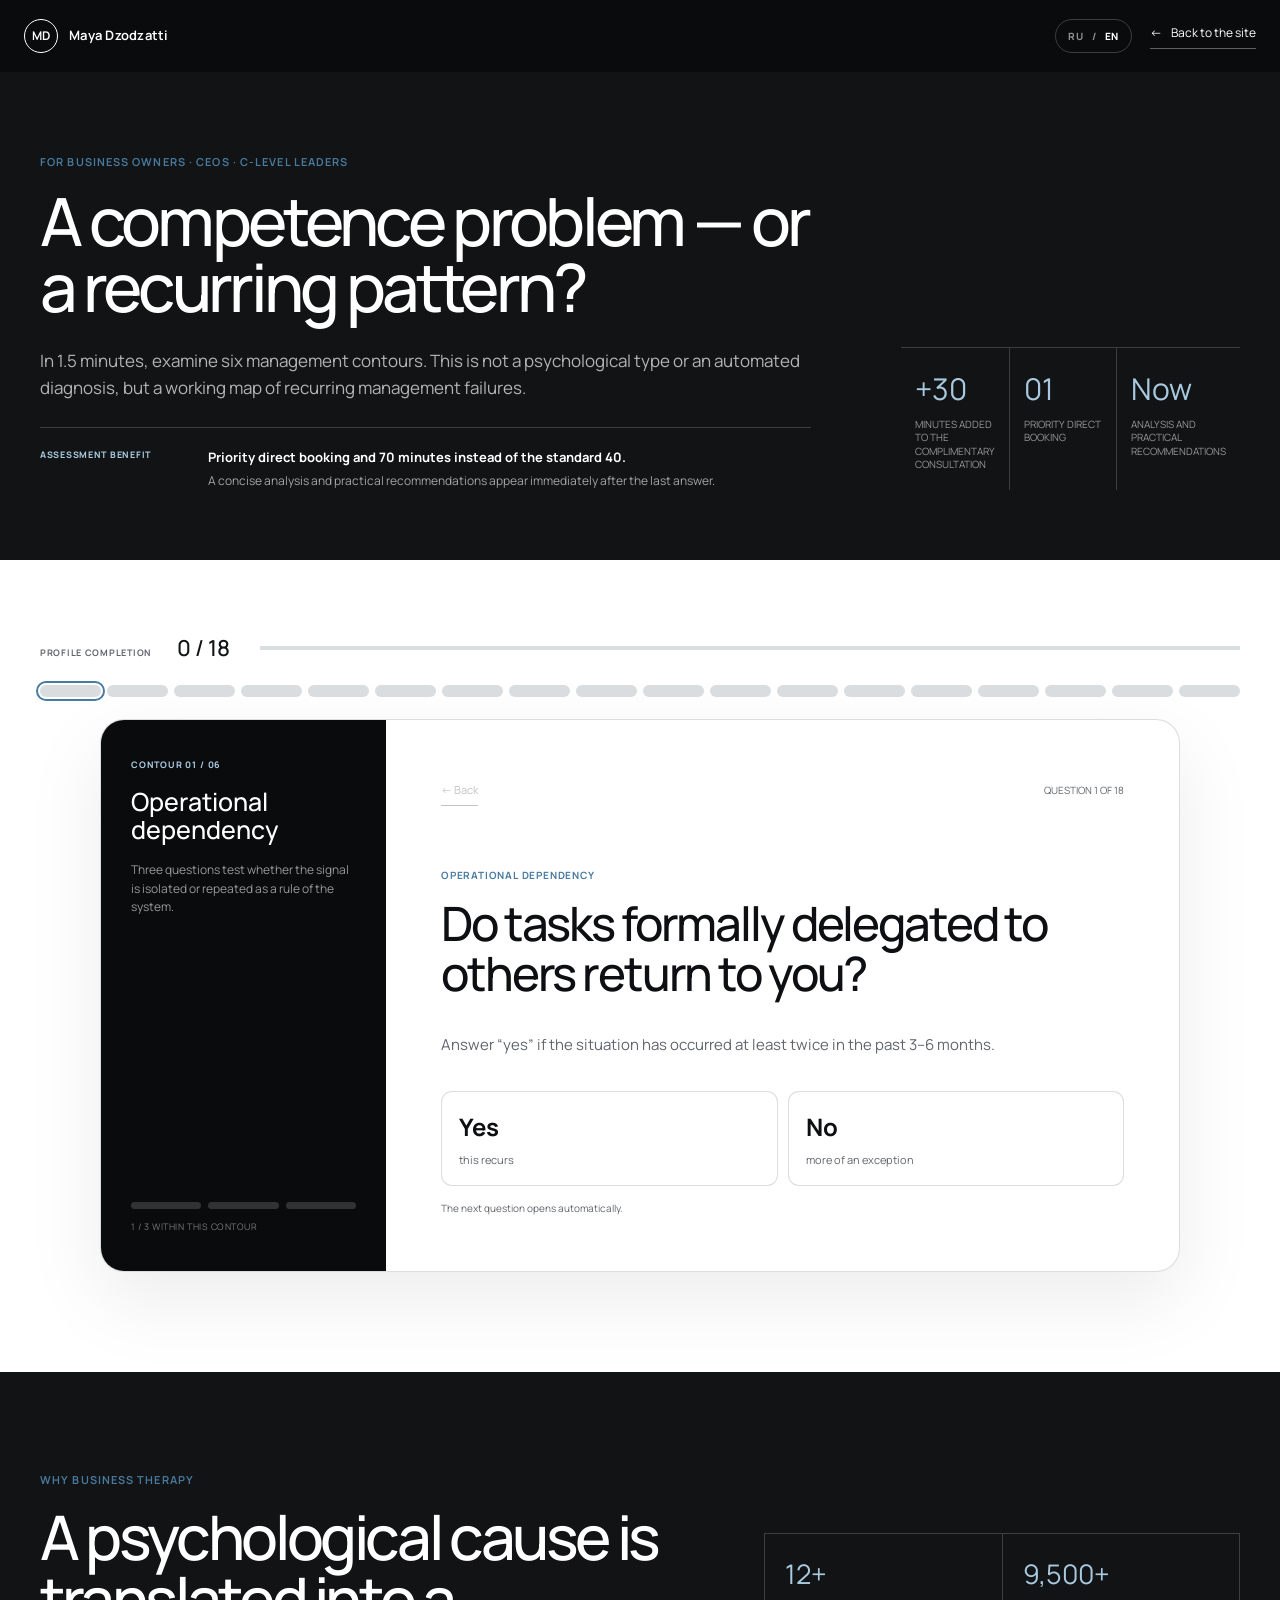
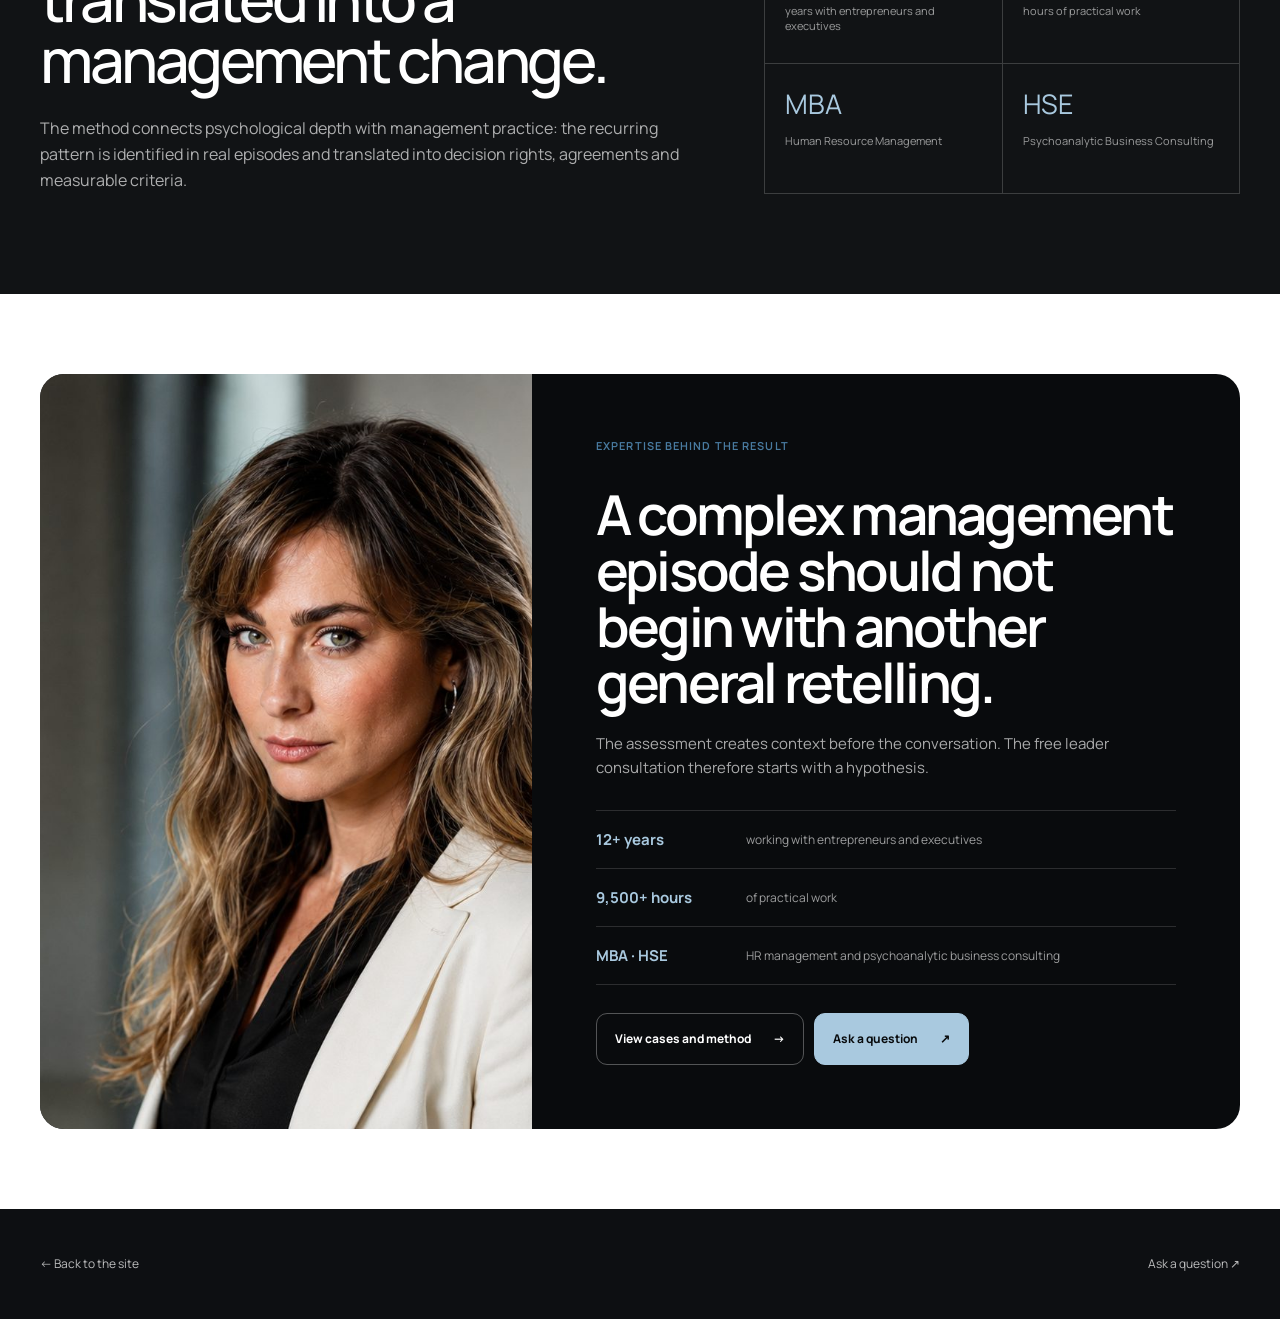
<file: en/diagnostic/index.html>
<!DOCTYPE html><html lang="ru" data-theme="mono"><head><meta charSet="utf-8"/><meta name="viewport" content="width=device-width, initial-scale=1"/><link rel="preload" as="image" href="/assets/maya-portrait.jpg"/><link rel="stylesheet" href="/_next/static/chunks/0wo7thg4n67lb.css" data-precedence="next"/><link rel="preload" as="script" fetchPriority="low" href="/_next/static/chunks/15xrurgzs99gv.js"/><script src="/_next/static/chunks/0dgq26a5_oy.a.js" async=""></script><script src="/_next/static/chunks/0-pj5.i7jc7pm.js" async=""></script><script src="/_next/static/chunks/17l.~xc6lfpbi.js" async=""></script><script src="/_next/static/chunks/turbopack-0ng82xcnl-_ml.js" async=""></script><script src="/_next/static/chunks/01xlw8hd842-c.js" async=""></script><script src="/_next/static/chunks/0_t29vi~hh.tn.js" async=""></script><script src="/_next/static/chunks/0~qy7pf0t3h4o.js" async=""></script><link rel="preload" href="https://fonts.googleapis.com/css2?family=Manrope:wght@400;500;600;650;700;800&amp;display=swap" as="style"/><link rel="preconnect" href="https://fonts.googleapis.com"/><link rel="preconnect" href="https://fonts.gstatic.com" crossorigin="anonymous"/><title>Maya Dzodzatti — Executive Business Therapy</title><meta name="description" content="Management-system diagnosis and change for business owners, CEOs and C-level leaders."/><link href="https://fonts.googleapis.com/css2?family=Manrope:wght@400;500;600;650;700;800&amp;display=swap" rel="stylesheet"/><script src="/_next/static/chunks/03~yq9q893hmn.js" noModule=""></script></head><body class="antialiased" style="--font-site-sans:&#x27;Manrope&#x27;"><div hidden=""><!--$--><!--/$--></div><main class="diagnostic-page"><header class="dx-header"><a class="brand" href="/en/"><span class="brand-mark">MD</span><span>Maya Dzodzatti</span></a><div class="dx-header-actions"><div class="language-switcher" aria-label="Language selection"><a href="/diagnostic/">RU</a><span aria-hidden="true">/</span><a aria-current="page" href="/en/diagnostic/">EN</a></div><a href="/en/">Back to the site <span>←</span></a></div></header><section class="dx-hero"><div><p class="section-index">For business owners · CEOs · C-level leaders</p><h1>A competence problem — or a recurring pattern?</h1><p>In 1.5 minutes, examine six management contours. This is not a psychological type or an automated diagnosis, but a working map of recurring management failures.</p><div class="dx-code-promise"><small>Assessment benefit</small><strong>Priority direct booking and 70 minutes instead of the standard 40.</strong><span>A concise analysis and practical recommendations appear immediately after the last answer.</span></div></div><dl><div><dt>+30</dt><dd>minutes added to the complimentary consultation</dd></div><div><dt>01</dt><dd>priority direct booking</dd></div><div><dt>Now</dt><dd>analysis and practical recommendations</dd></div></dl></section><section class="dx-workspace"><div class="dx-progress"><div><small>Profile completion</small><strong>0<!-- --> / 18</strong></div><i><b style="width:0%"></b></i><div class="dx-progress-dots"><button type="button" aria-label="Question 1: unanswered" class="empty current"></button><button type="button" aria-label="Question 2: unanswered" class="empty "></button><button type="button" aria-label="Question 3: unanswered" class="empty "></button><button type="button" aria-label="Question 4: unanswered" class="empty "></button><button type="button" aria-label="Question 5: unanswered" class="empty "></button><button type="button" aria-label="Question 6: unanswered" class="empty "></button><button type="button" aria-label="Question 7: unanswered" class="empty "></button><button type="button" aria-label="Question 8: unanswered" class="empty "></button><button type="button" aria-label="Question 9: unanswered" class="empty "></button><button type="button" aria-label="Question 10: unanswered" class="empty "></button><button type="button" aria-label="Question 11: unanswered" class="empty "></button><button type="button" aria-label="Question 12: unanswered" class="empty "></button><button type="button" aria-label="Question 13: unanswered" class="empty "></button><button type="button" aria-label="Question 14: unanswered" class="empty "></button><button type="button" aria-label="Question 15: unanswered" class="empty "></button><button type="button" aria-label="Question 16: unanswered" class="empty "></button><button type="button" aria-label="Question 17: unanswered" class="empty "></button><button type="button" aria-label="Question 18: unanswered" class="empty "></button></div></div><div class="dx-quiz-grid" id="dx-questions"><aside class="dx-question-context"><small>Contour 0<!-- -->1<!-- --> / 06</small><strong>Operational dependency</strong><p>Three questions test whether the signal is isolated or repeated as a rule of the system.</p><div><i class="empty"></i><i class="empty"></i><i class="empty"></i></div><span>1<!-- --> / 3 within this contour</span></aside><div class="dx-question" aria-live="polite"><div class="dx-question-meta"><button type="button" disabled="">← Back</button><span>Question <!-- -->1<!-- --> of 18</span></div><small>Operational dependency</small><h2>Do tasks formally delegated to others return to you?</h2><p>Answer “yes” if the situation has occurred at least twice in the past 3–6 months.</p><div class="dx-binary" role="group"><button type="button" aria-pressed="false"><strong>Yes</strong><span>this recurs</span></button><button type="button" aria-pressed="false"><strong>No</strong><span>more of an exception</span></button></div><small class="dx-auto">The next question opens automatically.</small></div></div></section><section class="dx-expertise"><div><p class="section-index">Why business therapy</p><h2>A psychological cause is translated into a management change.</h2><p>The method connects psychological depth with management practice: the recurring pattern is identified in real episodes and translated into decision rights, agreements and measurable criteria.</p></div><dl><div><dt>12+</dt><dd>years with entrepreneurs and executives</dd></div><div><dt>9,500+</dt><dd>hours of practical work</dd></div><div><dt>MBA</dt><dd>Human Resource Management</dd></div><div><dt>HSE</dt><dd>Psychoanalytic Business Consulting</dd></div></dl></section><section class="dx-portrait-proof"><div class="dx-portrait-media"><img src="/assets/maya-portrait.jpg" alt="Maya Dzodzatti, practice lead"/></div><div class="dx-portrait-copy"><p class="section-index">Expertise behind the result</p><h2>A complex management episode should not begin with another general retelling.</h2><p>The assessment creates context before the conversation. The free leader consultation therefore starts with a hypothesis.</p><div class="dx-portrait-facts"><strong>12+ years</strong><span>working with entrepreneurs and executives</span><strong>9,500+ hours</strong><span>of practical work</span><strong>MBA · HSE</strong><span>HR management and psychoanalytic business consulting</span></div><div class="dx-portrait-actions"><a href="/en/#cases">View cases and method <span>→</span></a><a href="https://t.me/madam_dzodzatti" target="_blank" rel="noreferrer">Ask a question <span>↗</span></a></div></div></section><footer class="dx-footer"><a href="/en/">← Back to the site</a><a href="https://t.me/madam_dzodzatti" target="_blank" rel="noreferrer">Ask a question ↗</a></footer></main><!--$--><!--/$--><script src="/_next/static/chunks/15xrurgzs99gv.js" id="_R_" async=""></script><script>(self.__next_f=self.__next_f||[]).push([0])</script><script>self.__next_f.push([1,"1:\"$Sreact.fragment\"\n2:I[39756,[\"/_next/static/chunks/01xlw8hd842-c.js\",\"/_next/static/chunks/0_t29vi~hh.tn.js\"],\"default\"]\n3:I[37457,[\"/_next/static/chunks/01xlw8hd842-c.js\",\"/_next/static/chunks/0_t29vi~hh.tn.js\"],\"default\"]\n4:I[47257,[\"/_next/static/chunks/01xlw8hd842-c.js\",\"/_next/static/chunks/0_t29vi~hh.tn.js\"],\"ClientPageRoot\"]\n5:I[62201,[\"/_next/static/chunks/01xlw8hd842-c.js\",\"/_next/static/chunks/0_t29vi~hh.tn.js\",\"/_next/static/chunks/0~qy7pf0t3h4o.js\"],\"default\"]\n8:I[97367,[\"/_next/static/chunks/01xlw8hd842-c.js\",\"/_next/static/chunks/0_t29vi~hh.tn.js\"],\"OutletBoundary\"]\n9:\"$Sreact.suspense\"\nc:I[97367,[\"/_next/static/chunks/01xlw8hd842-c.js\",\"/_next/static/chunks/0_t29vi~hh.tn.js\"],\"ViewportBoundary\"]\ne:I[97367,[\"/_next/static/chunks/01xlw8hd842-c.js\",\"/_next/static/chunks/0_t29vi~hh.tn.js\"],\"MetadataBoundary\"]\n10:I[68027,[\"/_next/static/chunks/01xlw8hd842-c.js\",\"/_next/static/chunks/0_t29vi~hh.tn.js\"],\"default\",1]\n:HL[\"/_next/static/chunks/0wo7thg4n67lb.css\",\"style\"]\n:HL[\"https://fonts.googleapis.com/css2?family=Manrope:wght@400;500;600;650;700;800\u0026display=swap\",\"style\"]\n"])</script><script>self.__next_f.push([1,"0:{\"P\":null,\"c\":[\"\",\"en\",\"diagnostic\",\"\"],\"q\":\"\",\"i\":false,\"f\":[[[\"\",{\"children\":[\"en\",{\"children\":[\"diagnostic\",{\"children\":[\"__PAGE__\",{}]}]}]},\"$undefined\",\"$undefined\",16],[[\"$\",\"$1\",\"c\",{\"children\":[[[\"$\",\"link\",\"0\",{\"rel\":\"stylesheet\",\"href\":\"/_next/static/chunks/0wo7thg4n67lb.css\",\"precedence\":\"next\",\"crossOrigin\":\"$undefined\",\"nonce\":\"$undefined\"}],[\"$\",\"script\",\"script-0\",{\"src\":\"/_next/static/chunks/01xlw8hd842-c.js\",\"async\":true,\"nonce\":\"$undefined\"}],[\"$\",\"script\",\"script-1\",{\"src\":\"/_next/static/chunks/0_t29vi~hh.tn.js\",\"async\":true,\"nonce\":\"$undefined\"}]],[\"$\",\"html\",null,{\"lang\":\"ru\",\"data-theme\":\"mono\",\"children\":[[\"$\",\"head\",null,{\"children\":[[\"$\",\"link\",null,{\"rel\":\"preconnect\",\"href\":\"https://fonts.googleapis.com\"}],[\"$\",\"link\",null,{\"rel\":\"preconnect\",\"href\":\"https://fonts.gstatic.com\",\"crossOrigin\":\"anonymous\"}],[\"$\",\"link\",null,{\"href\":\"https://fonts.googleapis.com/css2?family=Manrope:wght@400;500;600;650;700;800\u0026display=swap\",\"rel\":\"stylesheet\"}]]}],[\"$\",\"body\",null,{\"className\":\"antialiased\",\"style\":{\"--font-site-sans\":\"'Manrope'\"},\"children\":[\"$\",\"$L2\",null,{\"parallelRouterKey\":\"children\",\"error\":\"$undefined\",\"errorStyles\":\"$undefined\",\"errorScripts\":\"$undefined\",\"template\":[\"$\",\"$L3\",null,{}],\"templateStyles\":\"$undefined\",\"templateScripts\":\"$undefined\",\"notFound\":[[[\"$\",\"title\",null,{\"children\":\"404: This page could not be found.\"}],[\"$\",\"div\",null,{\"style\":{\"fontFamily\":\"system-ui,\\\"Segoe UI\\\",Roboto,Helvetica,Arial,sans-serif,\\\"Apple Color Emoji\\\",\\\"Segoe UI Emoji\\\"\",\"height\":\"100vh\",\"textAlign\":\"center\",\"display\":\"flex\",\"flexDirection\":\"column\",\"alignItems\":\"center\",\"justifyContent\":\"center\"},\"children\":[\"$\",\"div\",null,{\"children\":[[\"$\",\"style\",null,{\"dangerouslySetInnerHTML\":{\"__html\":\"body{color:#000;background:#fff;margin:0}.next-error-h1{border-right:1px solid rgba(0,0,0,.3)}@media (prefers-color-scheme:dark){body{color:#fff;background:#000}.next-error-h1{border-right:1px solid rgba(255,255,255,.3)}}\"}}],[\"$\",\"h1\",null,{\"className\":\"next-error-h1\",\"style\":{\"display\":\"inline-block\",\"margin\":\"0 20px 0 0\",\"padding\":\"0 23px 0 0\",\"fontSize\":24,\"fontWeight\":500,\"verticalAlign\":\"top\",\"lineHeight\":\"49px\"},\"children\":404}],[\"$\",\"div\",null,{\"style\":{\"display\":\"inline-block\"},\"children\":[\"$\",\"h2\",null,{\"style\":{\"fontSize\":14,\"fontWeight\":400,\"lineHeight\":\"49px\",\"margin\":0},\"children\":\"This page could not be found.\"}]}]]}]}]],[]],\"forbidden\":\"$undefined\",\"unauthorized\":\"$undefined\"}]}]]}]]}],{\"children\":[[\"$\",\"$1\",\"c\",{\"children\":[null,[\"$\",\"$L2\",null,{\"parallelRouterKey\":\"children\",\"error\":\"$undefined\",\"errorStyles\":\"$undefined\",\"errorScripts\":\"$undefined\",\"template\":[\"$\",\"$L3\",null,{}],\"templateStyles\":\"$undefined\",\"templateScripts\":\"$undefined\",\"notFound\":\"$undefined\",\"forbidden\":\"$undefined\",\"unauthorized\":\"$undefined\"}]]}],{\"children\":[[\"$\",\"$1\",\"c\",{\"children\":[null,[\"$\",\"$L2\",null,{\"parallelRouterKey\":\"children\",\"error\":\"$undefined\",\"errorStyles\":\"$undefined\",\"errorScripts\":\"$undefined\",\"template\":[\"$\",\"$L3\",null,{}],\"templateStyles\":\"$undefined\",\"templateScripts\":\"$undefined\",\"notFound\":\"$undefined\",\"forbidden\":\"$undefined\",\"unauthorized\":\"$undefined\"}]]}],{\"children\":[[\"$\",\"$1\",\"c\",{\"children\":[[\"$\",\"$L4\",null,{\"Component\":\"$5\",\"serverProvidedParams\":{\"searchParams\":{},\"params\":{},\"promises\":[\"$@6\",\"$@7\"]}}],[[\"$\",\"script\",\"script-0\",{\"src\":\"/_next/static/chunks/0~qy7pf0t3h4o.js\",\"async\":true,\"nonce\":\"$undefined\"}]],[\"$\",\"$L8\",null,{\"children\":[\"$\",\"$9\",null,{\"name\":\"Next.MetadataOutlet\",\"children\":\"$@a\"}]}]]}],{},null,false,null]},null,false,\"$@b\"]},null,false,null]},null,false,null],[\"$\",\"$1\",\"h\",{\"children\":[null,[\"$\",\"$Lc\",null,{\"children\":\"$Ld\"}],[\"$\",\"div\",null,{\"hidden\":true,\"children\":[\"$\",\"$Le\",null,{\"children\":[\"$\",\"$9\",null,{\"name\":\"Next.Metadata\",\"children\":\"$Lf\"}]}]}],null]}],false]],\"m\":\"$undefined\",\"G\":[\"$10\",[[\"$\",\"link\",\"0\",{\"rel\":\"stylesheet\",\"href\":\"/_next/static/chunks/0wo7thg4n67lb.css\",\"precedence\":\"next\",\"crossOrigin\":\"$undefined\",\"nonce\":\"$undefined\"}]]],\"S\":true,\"h\":null,\"s\":\"$undefined\",\"l\":\"$undefined\",\"p\":\"$undefined\",\"d\":\"$undefined\",\"b\":\"sEE6-D2J5IA1LcCEkxnaU\"}\n"])</script><script>self.__next_f.push([1,"11:[]\nb:\"$W11\"\n6:{}\n7:\"$0:f:0:1:1:children:1:children:1:children:0:props:children:0:props:serverProvidedParams:params\"\n"])</script><script>self.__next_f.push([1,"d:[[\"$\",\"meta\",\"0\",{\"charSet\":\"utf-8\"}],[\"$\",\"meta\",\"1\",{\"name\":\"viewport\",\"content\":\"width=device-width, initial-scale=1\"}]]\n"])</script><script>self.__next_f.push([1,"a:null\nf:[[\"$\",\"title\",\"0\",{\"children\":\"Maya Dzodzatti — Executive Business Therapy\"}],[\"$\",\"meta\",\"1\",{\"name\":\"description\",\"content\":\"Management-system diagnosis and change for business owners, CEOs and C-level leaders.\"}]]\n"])</script></body></html>
</file>
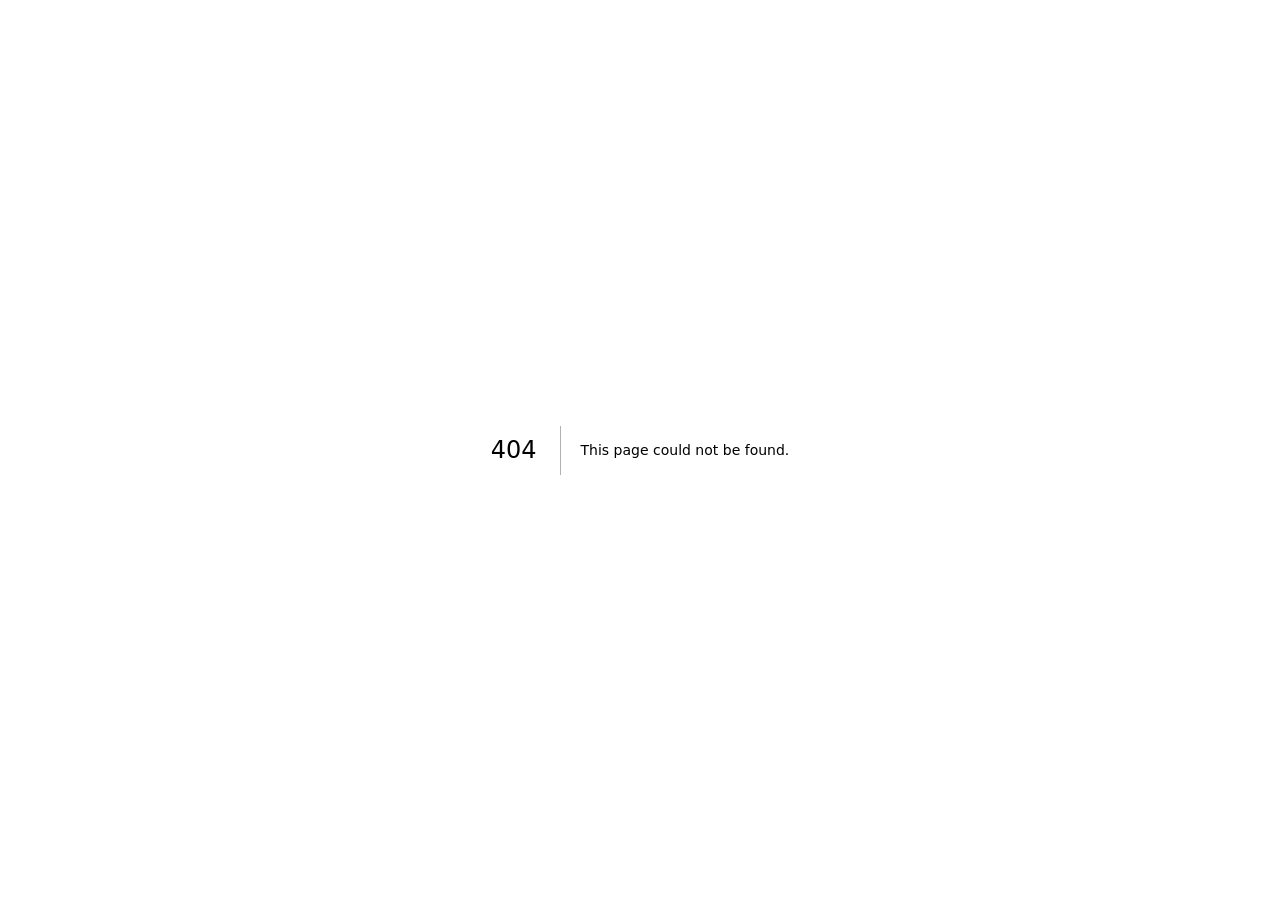
<file: v2/404/index.html>
<!DOCTYPE html><html lang="ru" data-theme="mono"><head><meta charSet="utf-8"/><meta name="viewport" content="width=device-width, initial-scale=1"/><link rel="stylesheet" href="/v2/_next/static/chunks/0vy211_gdit7x.css" data-precedence="next"/><link rel="preload" as="script" fetchPriority="low" href="/v2/_next/static/chunks/10~q.0d9085is.js"/><script src="/v2/_next/static/chunks/0-jnkxkmt1wuv.js" async=""></script><script src="/v2/_next/static/chunks/0iwgygx1r33.9.js" async=""></script><script src="/v2/_next/static/chunks/184q4_a702ypx.js" async=""></script><script src="/v2/_next/static/chunks/turbopack-0~jx.zeg5pmo~.js" async=""></script><script src="/v2/_next/static/chunks/0xxp8_ep7viu..js" async=""></script><script src="/v2/_next/static/chunks/0a.-0insocd6u.js" async=""></script><link rel="preload" href="https://fonts.googleapis.com/css2?family=Manrope:wght@400;500;600;650;700;800&amp;display=swap" as="style"/><link rel="preload" href="/v2/v2-overrides.css" as="style"/><meta name="robots" content="noindex"/><link rel="preconnect" href="https://fonts.googleapis.com"/><link rel="preconnect" href="https://fonts.gstatic.com" crossorigin="anonymous"/><title>404: This page could not be found.</title><title>Майя Дзодзатти — бизнес-терапия для собственников</title><meta name="description" content="Перестройка управленческой системы через собственника и топ-команду: диагностика, новые правила решений и внедрение изменений."/><link href="https://fonts.googleapis.com/css2?family=Manrope:wght@400;500;600;650;700;800&amp;display=swap" rel="stylesheet"/><link rel="stylesheet" href="/v2/v2-overrides.css"/><script src="/v2/_next/static/chunks/03~yq9q893hmn.js" noModule=""></script></head><body class="antialiased" style="--font-site-sans:&#x27;Manrope&#x27;"><div hidden=""><!--$--><!--/$--></div><div style="font-family:system-ui,&quot;Segoe UI&quot;,Roboto,Helvetica,Arial,sans-serif,&quot;Apple Color Emoji&quot;,&quot;Segoe UI Emoji&quot;;height:100vh;text-align:center;display:flex;flex-direction:column;align-items:center;justify-content:center"><div><style>body{color:#000;background:#fff;margin:0}.next-error-h1{border-right:1px solid rgba(0,0,0,.3)}@media (prefers-color-scheme:dark){body{color:#fff;background:#000}.next-error-h1{border-right:1px solid rgba(255,255,255,.3)}}</style><h1 class="next-error-h1" style="display:inline-block;margin:0 20px 0 0;padding:0 23px 0 0;font-size:24px;font-weight:500;vertical-align:top;line-height:49px">404</h1><div style="display:inline-block"><h2 style="font-size:14px;font-weight:400;line-height:49px;margin:0">This page could not be found.</h2></div></div></div><!--$--><!--/$--><script src="/v2/_next/static/chunks/10~q.0d9085is.js" id="_R_" async=""></script><script>(self.__next_f=self.__next_f||[]).push([0])</script><script>self.__next_f.push([1,"1:\"$Sreact.fragment\"\n2:I[81868,[\"/v2/_next/static/chunks/0xxp8_ep7viu..js\",\"/v2/_next/static/chunks/0a.-0insocd6u.js\"],\"default\"]\n3:I[36986,[\"/v2/_next/static/chunks/0xxp8_ep7viu..js\",\"/v2/_next/static/chunks/0a.-0insocd6u.js\"],\"default\"]\n4:I[10567,[\"/v2/_next/static/chunks/0xxp8_ep7viu..js\",\"/v2/_next/static/chunks/0a.-0insocd6u.js\"],\"OutletBoundary\"]\n5:\"$Sreact.suspense\"\n8:I[10567,[\"/v2/_next/static/chunks/0xxp8_ep7viu..js\",\"/v2/_next/static/chunks/0a.-0insocd6u.js\"],\"ViewportBoundary\"]\na:I[10567,[\"/v2/_next/static/chunks/0xxp8_ep7viu..js\",\"/v2/_next/static/chunks/0a.-0insocd6u.js\"],\"MetadataBoundary\"]\nc:I[73995,[\"/v2/_next/static/chunks/0xxp8_ep7viu..js\",\"/v2/_next/static/chunks/0a.-0insocd6u.js\"],\"default\",1]\n:HL[\"/v2/_next/static/chunks/0vy211_gdit7x.css\",\"style\"]\n:HL[\"https://fonts.googleapis.com/css2?family=Manrope:wght@400;500;600;650;700;800\u0026display=swap\",\"style\"]\n:HL[\"/v2/v2-overrides.css\",\"style\"]\n"])</script><script>self.__next_f.push([1,"0:{\"P\":null,\"c\":[\"\",\"_not-found\",\"\"],\"q\":\"\",\"i\":false,\"f\":[[[\"\",{\"children\":[\"/_not-found\",{\"children\":[\"__PAGE__\",{}]}]},\"$undefined\",\"$undefined\",16],[[\"$\",\"$1\",\"c\",{\"children\":[[[\"$\",\"link\",\"0\",{\"rel\":\"stylesheet\",\"href\":\"/v2/_next/static/chunks/0vy211_gdit7x.css\",\"precedence\":\"next\",\"crossOrigin\":\"$undefined\",\"nonce\":\"$undefined\"}],[\"$\",\"script\",\"script-0\",{\"src\":\"/v2/_next/static/chunks/0xxp8_ep7viu..js\",\"async\":true,\"nonce\":\"$undefined\"}],[\"$\",\"script\",\"script-1\",{\"src\":\"/v2/_next/static/chunks/0a.-0insocd6u.js\",\"async\":true,\"nonce\":\"$undefined\"}]],[\"$\",\"html\",null,{\"lang\":\"ru\",\"data-theme\":\"mono\",\"children\":[[\"$\",\"head\",null,{\"children\":[[\"$\",\"link\",null,{\"rel\":\"preconnect\",\"href\":\"https://fonts.googleapis.com\"}],[\"$\",\"link\",null,{\"rel\":\"preconnect\",\"href\":\"https://fonts.gstatic.com\",\"crossOrigin\":\"anonymous\"}],[\"$\",\"link\",null,{\"href\":\"https://fonts.googleapis.com/css2?family=Manrope:wght@400;500;600;650;700;800\u0026display=swap\",\"rel\":\"stylesheet\"}],[\"$\",\"link\",null,{\"rel\":\"stylesheet\",\"href\":\"/v2/v2-overrides.css\"}]]}],[\"$\",\"body\",null,{\"className\":\"antialiased\",\"style\":{\"--font-site-sans\":\"'Manrope'\"},\"children\":[\"$\",\"$L2\",null,{\"parallelRouterKey\":\"children\",\"error\":\"$undefined\",\"errorStyles\":\"$undefined\",\"errorScripts\":\"$undefined\",\"template\":[\"$\",\"$L3\",null,{}],\"templateStyles\":\"$undefined\",\"templateScripts\":\"$undefined\",\"notFound\":[[[\"$\",\"title\",null,{\"children\":\"404: This page could not be found.\"}],[\"$\",\"div\",null,{\"style\":{\"fontFamily\":\"system-ui,\\\"Segoe UI\\\",Roboto,Helvetica,Arial,sans-serif,\\\"Apple Color Emoji\\\",\\\"Segoe UI Emoji\\\"\",\"height\":\"100vh\",\"textAlign\":\"center\",\"display\":\"flex\",\"flexDirection\":\"column\",\"alignItems\":\"center\",\"justifyContent\":\"center\"},\"children\":[\"$\",\"div\",null,{\"children\":[[\"$\",\"style\",null,{\"dangerouslySetInnerHTML\":{\"__html\":\"body{color:#000;background:#fff;margin:0}.next-error-h1{border-right:1px solid rgba(0,0,0,.3)}@media (prefers-color-scheme:dark){body{color:#fff;background:#000}.next-error-h1{border-right:1px solid rgba(255,255,255,.3)}}\"}}],[\"$\",\"h1\",null,{\"className\":\"next-error-h1\",\"style\":{\"display\":\"inline-block\",\"margin\":\"0 20px 0 0\",\"padding\":\"0 23px 0 0\",\"fontSize\":24,\"fontWeight\":500,\"verticalAlign\":\"top\",\"lineHeight\":\"49px\"},\"children\":404}],[\"$\",\"div\",null,{\"style\":{\"display\":\"inline-block\"},\"children\":[\"$\",\"h2\",null,{\"style\":{\"fontSize\":14,\"fontWeight\":400,\"lineHeight\":\"49px\",\"margin\":0},\"children\":\"This page could not be found.\"}]}]]}]}]],[]],\"forbidden\":\"$undefined\",\"unauthorized\":\"$undefined\"}]}]]}]]}],{\"children\":[[\"$\",\"$1\",\"c\",{\"children\":[null,[\"$\",\"$L2\",null,{\"parallelRouterKey\":\"children\",\"error\":\"$undefined\",\"errorStyles\":\"$undefined\",\"errorScripts\":\"$undefined\",\"template\":[\"$\",\"$L3\",null,{}],\"templateStyles\":\"$undefined\",\"templateScripts\":\"$undefined\",\"notFound\":\"$undefined\",\"forbidden\":\"$undefined\",\"unauthorized\":\"$undefined\"}]]}],{\"children\":[[\"$\",\"$1\",\"c\",{\"children\":[[[\"$\",\"title\",null,{\"children\":\"404: This page could not be found.\"}],[\"$\",\"div\",null,{\"style\":\"$0:f:0:1:0:props:children:1:props:children:1:props:children:props:notFound:0:1:props:style\",\"children\":[\"$\",\"div\",null,{\"children\":[[\"$\",\"style\",null,{\"dangerouslySetInnerHTML\":{\"__html\":\"body{color:#000;background:#fff;margin:0}.next-error-h1{border-right:1px solid rgba(0,0,0,.3)}@media (prefers-color-scheme:dark){body{color:#fff;background:#000}.next-error-h1{border-right:1px solid rgba(255,255,255,.3)}}\"}}],[\"$\",\"h1\",null,{\"className\":\"next-error-h1\",\"style\":\"$0:f:0:1:0:props:children:1:props:children:1:props:children:props:notFound:0:1:props:children:props:children:1:props:style\",\"children\":404}],[\"$\",\"div\",null,{\"style\":\"$0:f:0:1:0:props:children:1:props:children:1:props:children:props:notFound:0:1:props:children:props:children:2:props:style\",\"children\":[\"$\",\"h2\",null,{\"style\":\"$0:f:0:1:0:props:children:1:props:children:1:props:children:props:notFound:0:1:props:children:props:children:2:props:children:props:style\",\"children\":\"This page could not be found.\"}]}]]}]}]],null,[\"$\",\"$L4\",null,{\"children\":[\"$\",\"$5\",null,{\"name\":\"Next.MetadataOutlet\",\"children\":\"$@6\"}]}]]}],{},null,false,null]},null,false,\"$@7\"]},null,false,null],[\"$\",\"$1\",\"h\",{\"children\":[[\"$\",\"meta\",null,{\"name\":\"robots\",\"content\":\"noindex\"}],[\"$\",\"$L8\",null,{\"children\":\"$L9\"}],[\"$\",\"div\",null,{\"hidden\":true,\"children\":[\"$\",\"$La\",null,{\"children\":[\"$\",\"$5\",null,{\"name\":\"Next.Metadata\",\"children\":\"$Lb\"}]}]}],null]}],false]],\"m\":\"$undefined\",\"G\":[\"$c\",[[\"$\",\"link\",\"0\",{\"rel\":\"stylesheet\",\"href\":\"/v2/_next/static/chunks/0vy211_gdit7x.css\",\"precedence\":\"next\",\"crossOrigin\":\"$undefined\",\"nonce\":\"$undefined\"}]]],\"S\":true,\"h\":null,\"s\":\"$undefined\",\"l\":\"$undefined\",\"p\":\"$undefined\",\"d\":\"$undefined\",\"b\":\"R16fy02yrRmCAKb0CV4yV\"}\n"])</script><script>self.__next_f.push([1,"d:[]\n7:\"$Wd\"\n"])</script><script>self.__next_f.push([1,"9:[[\"$\",\"meta\",\"0\",{\"charSet\":\"utf-8\"}],[\"$\",\"meta\",\"1\",{\"name\":\"viewport\",\"content\":\"width=device-width, initial-scale=1\"}]]\n"])</script><script>self.__next_f.push([1,"6:null\nb:[[\"$\",\"title\",\"0\",{\"children\":\"Майя Дзодзатти — бизнес-терапия для собственников\"}],[\"$\",\"meta\",\"1\",{\"name\":\"description\",\"content\":\"Перестройка управленческой системы через собственника и топ-команду: диагностика, новые правила решений и внедрение изменений.\"}]]\n"])</script></body></html>
</file>
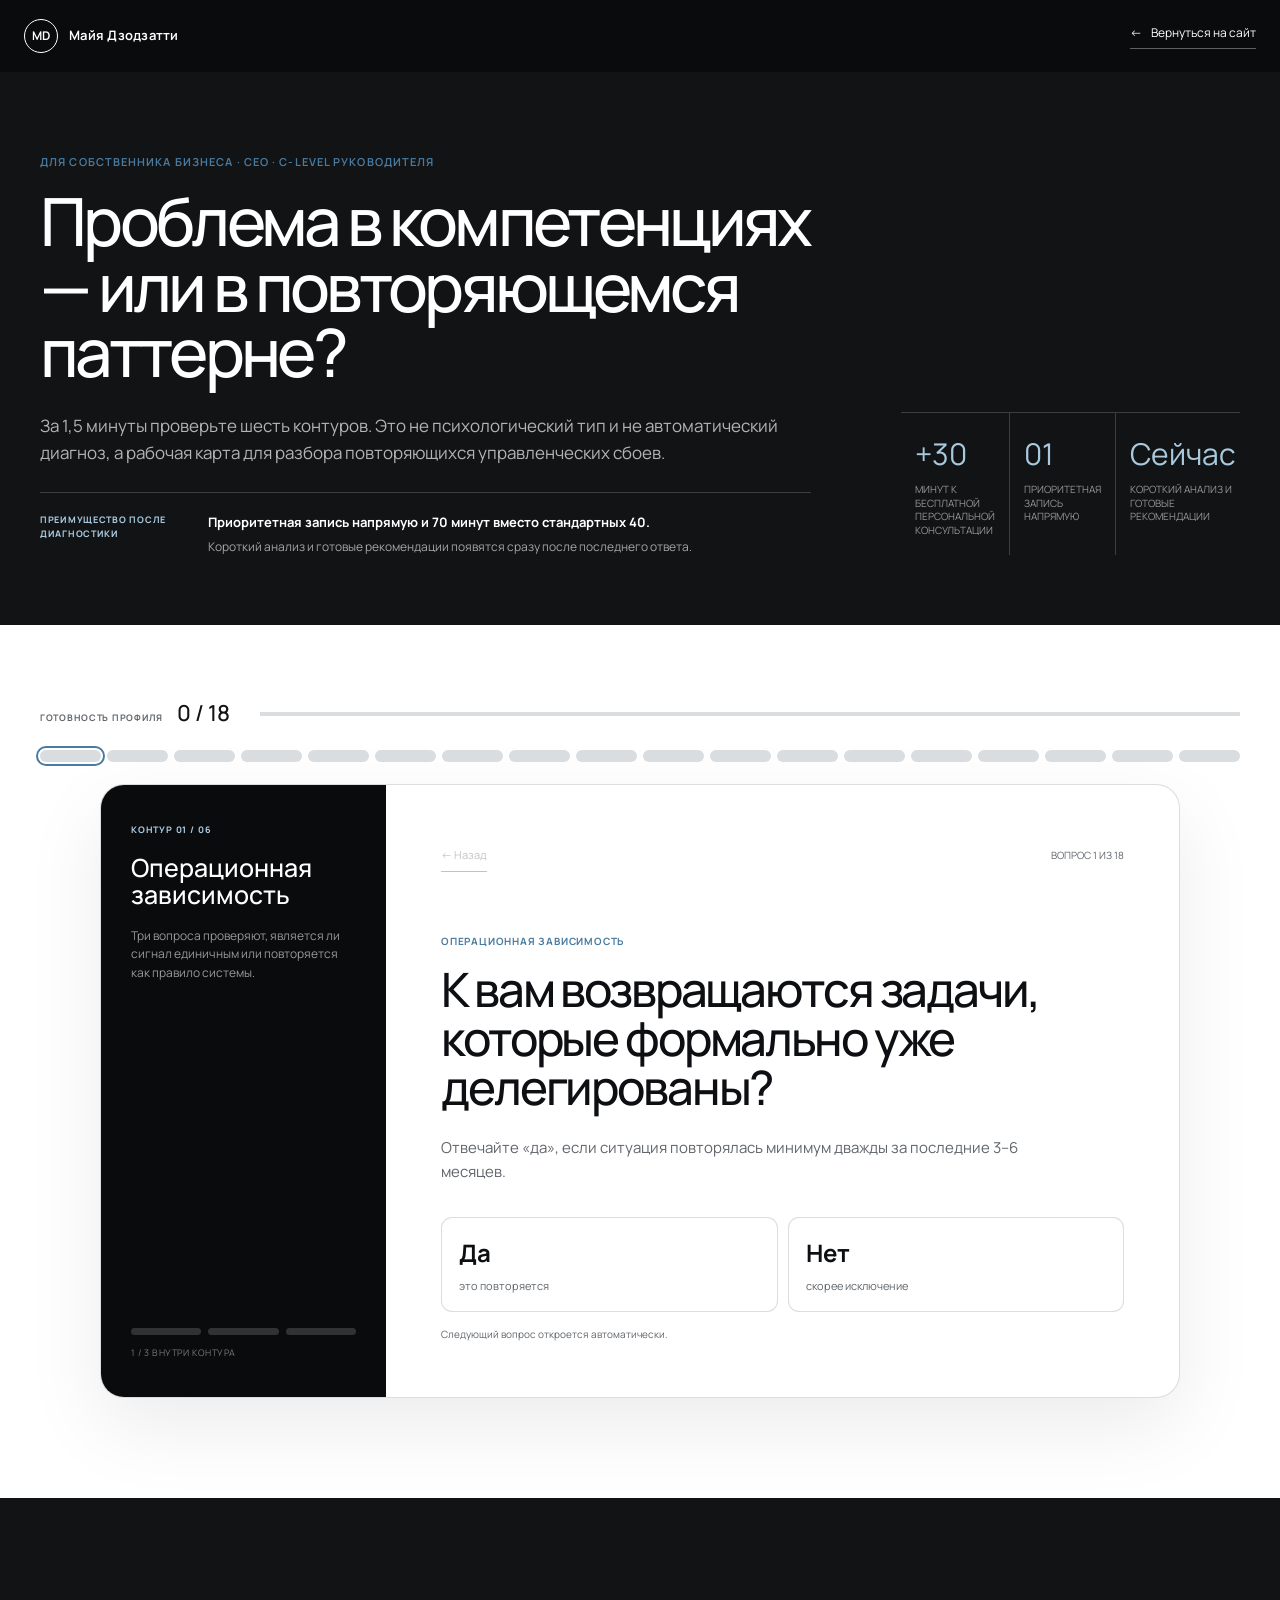
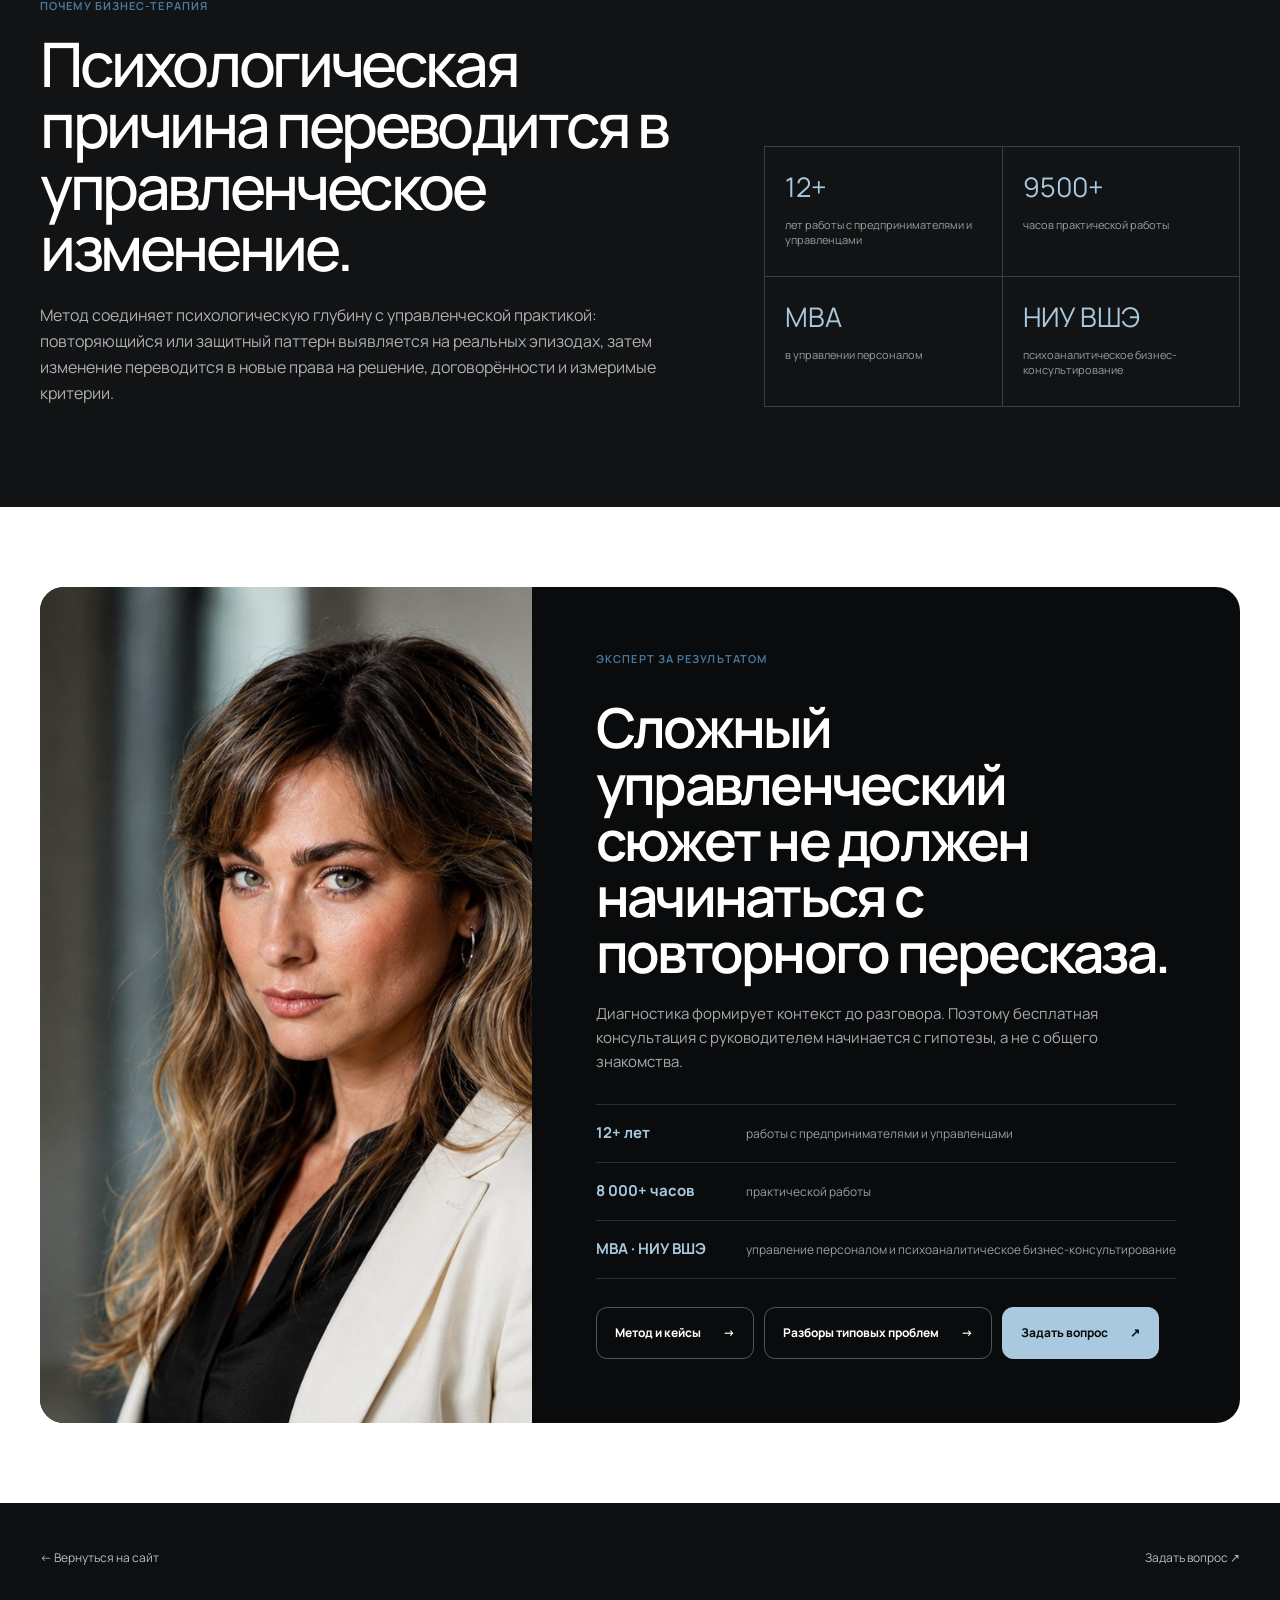
<file: v2/diagnostic/index.html>
<!DOCTYPE html><html lang="ru" data-theme="mono"><head><meta charSet="utf-8"/><meta name="viewport" content="width=device-width, initial-scale=1"/><link rel="preload" as="image" href="/assets/maya-portrait.jpg"/><link rel="stylesheet" href="/v2/_next/static/chunks/0vy211_gdit7x.css" data-precedence="next"/><link rel="preload" as="script" fetchPriority="low" href="/v2/_next/static/chunks/10~q.0d9085is.js"/><script src="/v2/_next/static/chunks/0-jnkxkmt1wuv.js" async=""></script><script src="/v2/_next/static/chunks/0iwgygx1r33.9.js" async=""></script><script src="/v2/_next/static/chunks/184q4_a702ypx.js" async=""></script><script src="/v2/_next/static/chunks/turbopack-0~jx.zeg5pmo~.js" async=""></script><script src="/v2/_next/static/chunks/0xxp8_ep7viu..js" async=""></script><script src="/v2/_next/static/chunks/0a.-0insocd6u.js" async=""></script><script src="/v2/_next/static/chunks/0auq_1~tdj3sz.js" async=""></script><link rel="preload" href="https://fonts.googleapis.com/css2?family=Manrope:wght@400;500;600;650;700;800&amp;display=swap" as="style"/><link rel="preload" href="/v2/v2-overrides.css" as="style"/><link rel="preconnect" href="https://fonts.googleapis.com"/><link rel="preconnect" href="https://fonts.gstatic.com" crossorigin="anonymous"/><title>Майя Дзодзатти — бизнес-терапия для собственников</title><meta name="description" content="Перестройка управленческой системы через собственника и топ-команду: диагностика, новые правила решений и внедрение изменений."/><link href="https://fonts.googleapis.com/css2?family=Manrope:wght@400;500;600;650;700;800&amp;display=swap" rel="stylesheet"/><link rel="stylesheet" href="/v2/v2-overrides.css"/><script src="/v2/_next/static/chunks/03~yq9q893hmn.js" noModule=""></script></head><body class="antialiased" style="--font-site-sans:&#x27;Manrope&#x27;"><div hidden=""><!--$--><!--/$--></div><main class="diagnostic-page"><header class="dx-header"><a class="brand" href="/v2/"><span class="brand-mark">MD</span><span>Майя Дзодзатти</span></a><div class="dx-header-actions"><a href="/v2/">Вернуться на сайт <span>←</span></a></div></header><section class="dx-hero"><div><p class="section-index">Для собственника бизнеса · CEO · C-level руководителя</p><h1>Проблема в компетенциях — или в повторяющемся паттерне?</h1><p>За 1,5 минуты проверьте шесть контуров. Это не психологический тип и не автоматический диагноз, а рабочая карта для разбора повторяющихся управленческих сбоев.</p><div class="dx-code-promise"><small>Преимущество после диагностики</small><strong>Приоритетная запись напрямую и 70 минут вместо стандартных 40.</strong><span>Короткий анализ и готовые рекомендации появятся сразу после последнего ответа.</span></div></div><dl><div><dt>+30</dt><dd>минут к бесплатной персональной консультации</dd></div><div><dt>01</dt><dd>приоритетная запись напрямую</dd></div><div><dt>Сейчас</dt><dd>короткий анализ и готовые рекомендации</dd></div></dl></section><section class="dx-workspace"><div class="dx-progress"><div><small>Готовность профиля</small><strong>0<!-- --> / 18</strong></div><i><b style="width:0%"></b></i><div class="dx-progress-dots"><button type="button" aria-label="Вопрос 1: нет ответа" class="empty current"></button><button type="button" aria-label="Вопрос 2: нет ответа" class="empty "></button><button type="button" aria-label="Вопрос 3: нет ответа" class="empty "></button><button type="button" aria-label="Вопрос 4: нет ответа" class="empty "></button><button type="button" aria-label="Вопрос 5: нет ответа" class="empty "></button><button type="button" aria-label="Вопрос 6: нет ответа" class="empty "></button><button type="button" aria-label="Вопрос 7: нет ответа" class="empty "></button><button type="button" aria-label="Вопрос 8: нет ответа" class="empty "></button><button type="button" aria-label="Вопрос 9: нет ответа" class="empty "></button><button type="button" aria-label="Вопрос 10: нет ответа" class="empty "></button><button type="button" aria-label="Вопрос 11: нет ответа" class="empty "></button><button type="button" aria-label="Вопрос 12: нет ответа" class="empty "></button><button type="button" aria-label="Вопрос 13: нет ответа" class="empty "></button><button type="button" aria-label="Вопрос 14: нет ответа" class="empty "></button><button type="button" aria-label="Вопрос 15: нет ответа" class="empty "></button><button type="button" aria-label="Вопрос 16: нет ответа" class="empty "></button><button type="button" aria-label="Вопрос 17: нет ответа" class="empty "></button><button type="button" aria-label="Вопрос 18: нет ответа" class="empty "></button></div></div><div class="dx-quiz-grid" id="dx-questions"><aside class="dx-question-context"><small>Контур 0<!-- -->1<!-- --> / 06</small><strong>Операционная зависимость</strong><p>Три вопроса проверяют, является ли сигнал единичным или повторяется как правило системы.</p><div aria-label="Прогресс контура: 0 из 3"><i class="empty"></i><i class="empty"></i><i class="empty"></i></div><span>1<!-- --> / 3 внутри контура</span></aside><div class="dx-question" aria-live="polite"><div class="dx-question-meta"><button type="button" disabled="">← Назад</button><span>Вопрос <!-- -->1<!-- --> из 18</span></div><small>Операционная зависимость</small><h2>К вам возвращаются задачи, которые формально уже делегированы?</h2><p>Отвечайте «да», если ситуация повторялась минимум дважды за последние 3–6 месяцев.</p><div class="dx-binary" role="group" aria-label="Ответ"><button type="button" aria-pressed="false"><strong>Да</strong><span>это повторяется</span></button><button type="button" aria-pressed="false"><strong>Нет</strong><span>скорее исключение</span></button></div><small class="dx-auto">Следующий вопрос откроется автоматически.</small></div></div></section><section class="dx-expertise"><div><p class="section-index">Почему бизнес-терапия</p><h2>Психологическая причина переводится в управленческое изменение.</h2><p>Метод соединяет психологическую глубину с управленческой практикой: повторяющийся или защитный паттерн выявляется на реальных эпизодах, затем изменение переводится в новые права на решение, договорённости и измеримые критерии.</p></div><dl><div><dt>12+</dt><dd>лет работы с предпринимателями и управленцами</dd></div><div><dt>9500+</dt><dd>часов практической работы</dd></div><div><dt>MBA</dt><dd>в управлении персоналом</dd></div><div><dt>НИУ ВШЭ</dt><dd>психоаналитическое бизнес-консультирование</dd></div></dl></section><section class="dx-portrait-proof"><div class="dx-portrait-media"><img src="/assets/maya-portrait.jpg" alt="Майя Дзодзатти, руководитель практики"/></div><div class="dx-portrait-copy"><p class="section-index">Эксперт за результатом</p><h2>Сложный управленческий сюжет не должен начинаться с повторного пересказа.</h2><p>Диагностика формирует контекст до разговора. Поэтому бесплатная консультация с руководителем начинается с гипотезы, а не с общего знакомства.</p><div class="dx-portrait-facts"><strong>12+ лет</strong><span>работы с предпринимателями и управленцами</span><strong>8 000+ часов</strong><span>практической работы</span><strong>MBA · НИУ ВШЭ</strong><span>управление персоналом и психоаналитическое бизнес-консультирование</span></div><div class="dx-portrait-actions"><a href="/v2/method/">Метод и кейсы <span>→</span></a><a href="/v2/insights/">Разборы типовых проблем <span>→</span></a><a href="https://t.me/madam_dzodzatti" target="_blank" rel="noreferrer">Задать вопрос <span>↗</span></a></div></div></section><footer class="dx-footer"><a href="/v2/">← Вернуться на сайт</a><a href="https://t.me/madam_dzodzatti" target="_blank" rel="noreferrer">Задать вопрос ↗</a></footer></main><!--$--><!--/$--><script src="/v2/_next/static/chunks/10~q.0d9085is.js" id="_R_" async=""></script><script>(self.__next_f=self.__next_f||[]).push([0])</script><script>self.__next_f.push([1,"1:\"$Sreact.fragment\"\n2:I[81868,[\"/v2/_next/static/chunks/0xxp8_ep7viu..js\",\"/v2/_next/static/chunks/0a.-0insocd6u.js\"],\"default\"]\n3:I[36986,[\"/v2/_next/static/chunks/0xxp8_ep7viu..js\",\"/v2/_next/static/chunks/0a.-0insocd6u.js\"],\"default\"]\n4:I[16966,[\"/v2/_next/static/chunks/0xxp8_ep7viu..js\",\"/v2/_next/static/chunks/0a.-0insocd6u.js\"],\"ClientPageRoot\"]\n5:I[99835,[\"/v2/_next/static/chunks/0xxp8_ep7viu..js\",\"/v2/_next/static/chunks/0a.-0insocd6u.js\",\"/v2/_next/static/chunks/0auq_1~tdj3sz.js\"],\"default\"]\n8:I[10567,[\"/v2/_next/static/chunks/0xxp8_ep7viu..js\",\"/v2/_next/static/chunks/0a.-0insocd6u.js\"],\"OutletBoundary\"]\n9:\"$Sreact.suspense\"\nc:I[10567,[\"/v2/_next/static/chunks/0xxp8_ep7viu..js\",\"/v2/_next/static/chunks/0a.-0insocd6u.js\"],\"ViewportBoundary\"]\ne:I[10567,[\"/v2/_next/static/chunks/0xxp8_ep7viu..js\",\"/v2/_next/static/chunks/0a.-0insocd6u.js\"],\"MetadataBoundary\"]\n10:I[73995,[\"/v2/_next/static/chunks/0xxp8_ep7viu..js\",\"/v2/_next/static/chunks/0a.-0insocd6u.js\"],\"default\",1]\n:HL[\"/v2/_next/static/chunks/0vy211_gdit7x.css\",\"style\"]\n:HL[\"https://fonts.googleapis.com/css2?family=Manrope:wght@400;500;600;650;700;800\u0026display=swap\",\"style\"]\n:HL[\"/v2/v2-overrides.css\",\"style\"]\n"])</script><script>self.__next_f.push([1,"0:{\"P\":null,\"c\":[\"\",\"diagnostic\",\"\"],\"q\":\"\",\"i\":false,\"f\":[[[\"\",{\"children\":[\"diagnostic\",{\"children\":[\"__PAGE__\",{}]}]},\"$undefined\",\"$undefined\",16],[[\"$\",\"$1\",\"c\",{\"children\":[[[\"$\",\"link\",\"0\",{\"rel\":\"stylesheet\",\"href\":\"/v2/_next/static/chunks/0vy211_gdit7x.css\",\"precedence\":\"next\",\"crossOrigin\":\"$undefined\",\"nonce\":\"$undefined\"}],[\"$\",\"script\",\"script-0\",{\"src\":\"/v2/_next/static/chunks/0xxp8_ep7viu..js\",\"async\":true,\"nonce\":\"$undefined\"}],[\"$\",\"script\",\"script-1\",{\"src\":\"/v2/_next/static/chunks/0a.-0insocd6u.js\",\"async\":true,\"nonce\":\"$undefined\"}]],[\"$\",\"html\",null,{\"lang\":\"ru\",\"data-theme\":\"mono\",\"children\":[[\"$\",\"head\",null,{\"children\":[[\"$\",\"link\",null,{\"rel\":\"preconnect\",\"href\":\"https://fonts.googleapis.com\"}],[\"$\",\"link\",null,{\"rel\":\"preconnect\",\"href\":\"https://fonts.gstatic.com\",\"crossOrigin\":\"anonymous\"}],[\"$\",\"link\",null,{\"href\":\"https://fonts.googleapis.com/css2?family=Manrope:wght@400;500;600;650;700;800\u0026display=swap\",\"rel\":\"stylesheet\"}],[\"$\",\"link\",null,{\"rel\":\"stylesheet\",\"href\":\"/v2/v2-overrides.css\"}]]}],[\"$\",\"body\",null,{\"className\":\"antialiased\",\"style\":{\"--font-site-sans\":\"'Manrope'\"},\"children\":[\"$\",\"$L2\",null,{\"parallelRouterKey\":\"children\",\"error\":\"$undefined\",\"errorStyles\":\"$undefined\",\"errorScripts\":\"$undefined\",\"template\":[\"$\",\"$L3\",null,{}],\"templateStyles\":\"$undefined\",\"templateScripts\":\"$undefined\",\"notFound\":[[[\"$\",\"title\",null,{\"children\":\"404: This page could not be found.\"}],[\"$\",\"div\",null,{\"style\":{\"fontFamily\":\"system-ui,\\\"Segoe UI\\\",Roboto,Helvetica,Arial,sans-serif,\\\"Apple Color Emoji\\\",\\\"Segoe UI Emoji\\\"\",\"height\":\"100vh\",\"textAlign\":\"center\",\"display\":\"flex\",\"flexDirection\":\"column\",\"alignItems\":\"center\",\"justifyContent\":\"center\"},\"children\":[\"$\",\"div\",null,{\"children\":[[\"$\",\"style\",null,{\"dangerouslySetInnerHTML\":{\"__html\":\"body{color:#000;background:#fff;margin:0}.next-error-h1{border-right:1px solid rgba(0,0,0,.3)}@media (prefers-color-scheme:dark){body{color:#fff;background:#000}.next-error-h1{border-right:1px solid rgba(255,255,255,.3)}}\"}}],[\"$\",\"h1\",null,{\"className\":\"next-error-h1\",\"style\":{\"display\":\"inline-block\",\"margin\":\"0 20px 0 0\",\"padding\":\"0 23px 0 0\",\"fontSize\":24,\"fontWeight\":500,\"verticalAlign\":\"top\",\"lineHeight\":\"49px\"},\"children\":404}],[\"$\",\"div\",null,{\"style\":{\"display\":\"inline-block\"},\"children\":[\"$\",\"h2\",null,{\"style\":{\"fontSize\":14,\"fontWeight\":400,\"lineHeight\":\"49px\",\"margin\":0},\"children\":\"This page could not be found.\"}]}]]}]}]],[]],\"forbidden\":\"$undefined\",\"unauthorized\":\"$undefined\"}]}]]}]]}],{\"children\":[[\"$\",\"$1\",\"c\",{\"children\":[null,[\"$\",\"$L2\",null,{\"parallelRouterKey\":\"children\",\"error\":\"$undefined\",\"errorStyles\":\"$undefined\",\"errorScripts\":\"$undefined\",\"template\":[\"$\",\"$L3\",null,{}],\"templateStyles\":\"$undefined\",\"templateScripts\":\"$undefined\",\"notFound\":\"$undefined\",\"forbidden\":\"$undefined\",\"unauthorized\":\"$undefined\"}]]}],{\"children\":[[\"$\",\"$1\",\"c\",{\"children\":[[\"$\",\"$L4\",null,{\"Component\":\"$5\",\"serverProvidedParams\":{\"searchParams\":{},\"params\":{},\"promises\":[\"$@6\",\"$@7\"]}}],[[\"$\",\"script\",\"script-0\",{\"src\":\"/v2/_next/static/chunks/0auq_1~tdj3sz.js\",\"async\":true,\"nonce\":\"$undefined\"}]],[\"$\",\"$L8\",null,{\"children\":[\"$\",\"$9\",null,{\"name\":\"Next.MetadataOutlet\",\"children\":\"$@a\"}]}]]}],{},null,false,null]},null,false,\"$@b\"]},null,false,null],[\"$\",\"$1\",\"h\",{\"children\":[null,[\"$\",\"$Lc\",null,{\"children\":\"$Ld\"}],[\"$\",\"div\",null,{\"hidden\":true,\"children\":[\"$\",\"$Le\",null,{\"children\":[\"$\",\"$9\",null,{\"name\":\"Next.Metadata\",\"children\":\"$Lf\"}]}]}],null]}],false]],\"m\":\"$undefined\",\"G\":[\"$10\",[[\"$\",\"link\",\"0\",{\"rel\":\"stylesheet\",\"href\":\"/v2/_next/static/chunks/0vy211_gdit7x.css\",\"precedence\":\"next\",\"crossOrigin\":\"$undefined\",\"nonce\":\"$undefined\"}]]],\"S\":true,\"h\":null,\"s\":\"$undefined\",\"l\":\"$undefined\",\"p\":\"$undefined\",\"d\":\"$undefined\",\"b\":\"R16fy02yrRmCAKb0CV4yV\"}\n"])</script><script>self.__next_f.push([1,"11:[]\nb:\"$W11\"\n6:{}\n7:\"$0:f:0:1:1:children:1:children:0:props:children:0:props:serverProvidedParams:params\"\n"])</script><script>self.__next_f.push([1,"d:[[\"$\",\"meta\",\"0\",{\"charSet\":\"utf-8\"}],[\"$\",\"meta\",\"1\",{\"name\":\"viewport\",\"content\":\"width=device-width, initial-scale=1\"}]]\n"])</script><script>self.__next_f.push([1,"a:null\nf:[[\"$\",\"title\",\"0\",{\"children\":\"Майя Дзодзатти — бизнес-терапия для собственников\"}],[\"$\",\"meta\",\"1\",{\"name\":\"description\",\"content\":\"Перестройка управленческой системы через собственника и топ-команду: диагностика, новые правила решений и внедрение изменений.\"}]]\n"])</script></body></html>
</file>
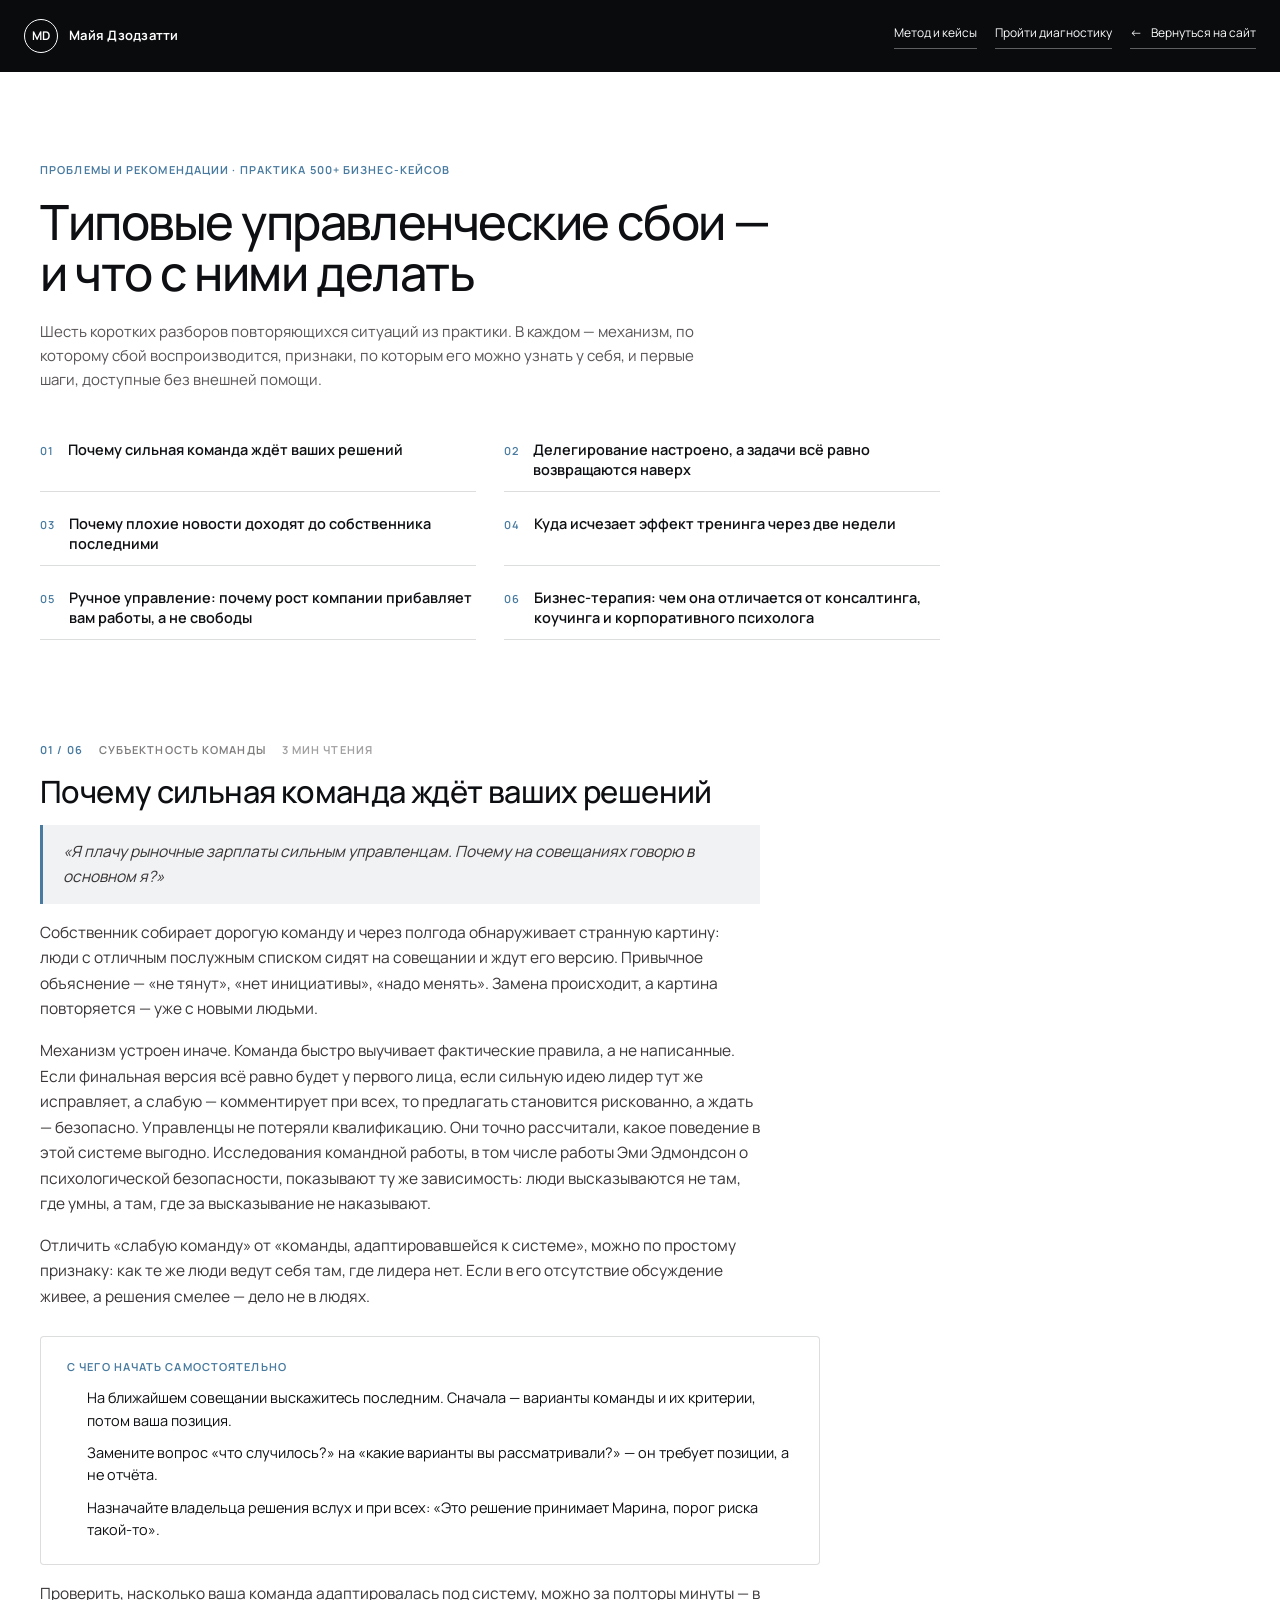
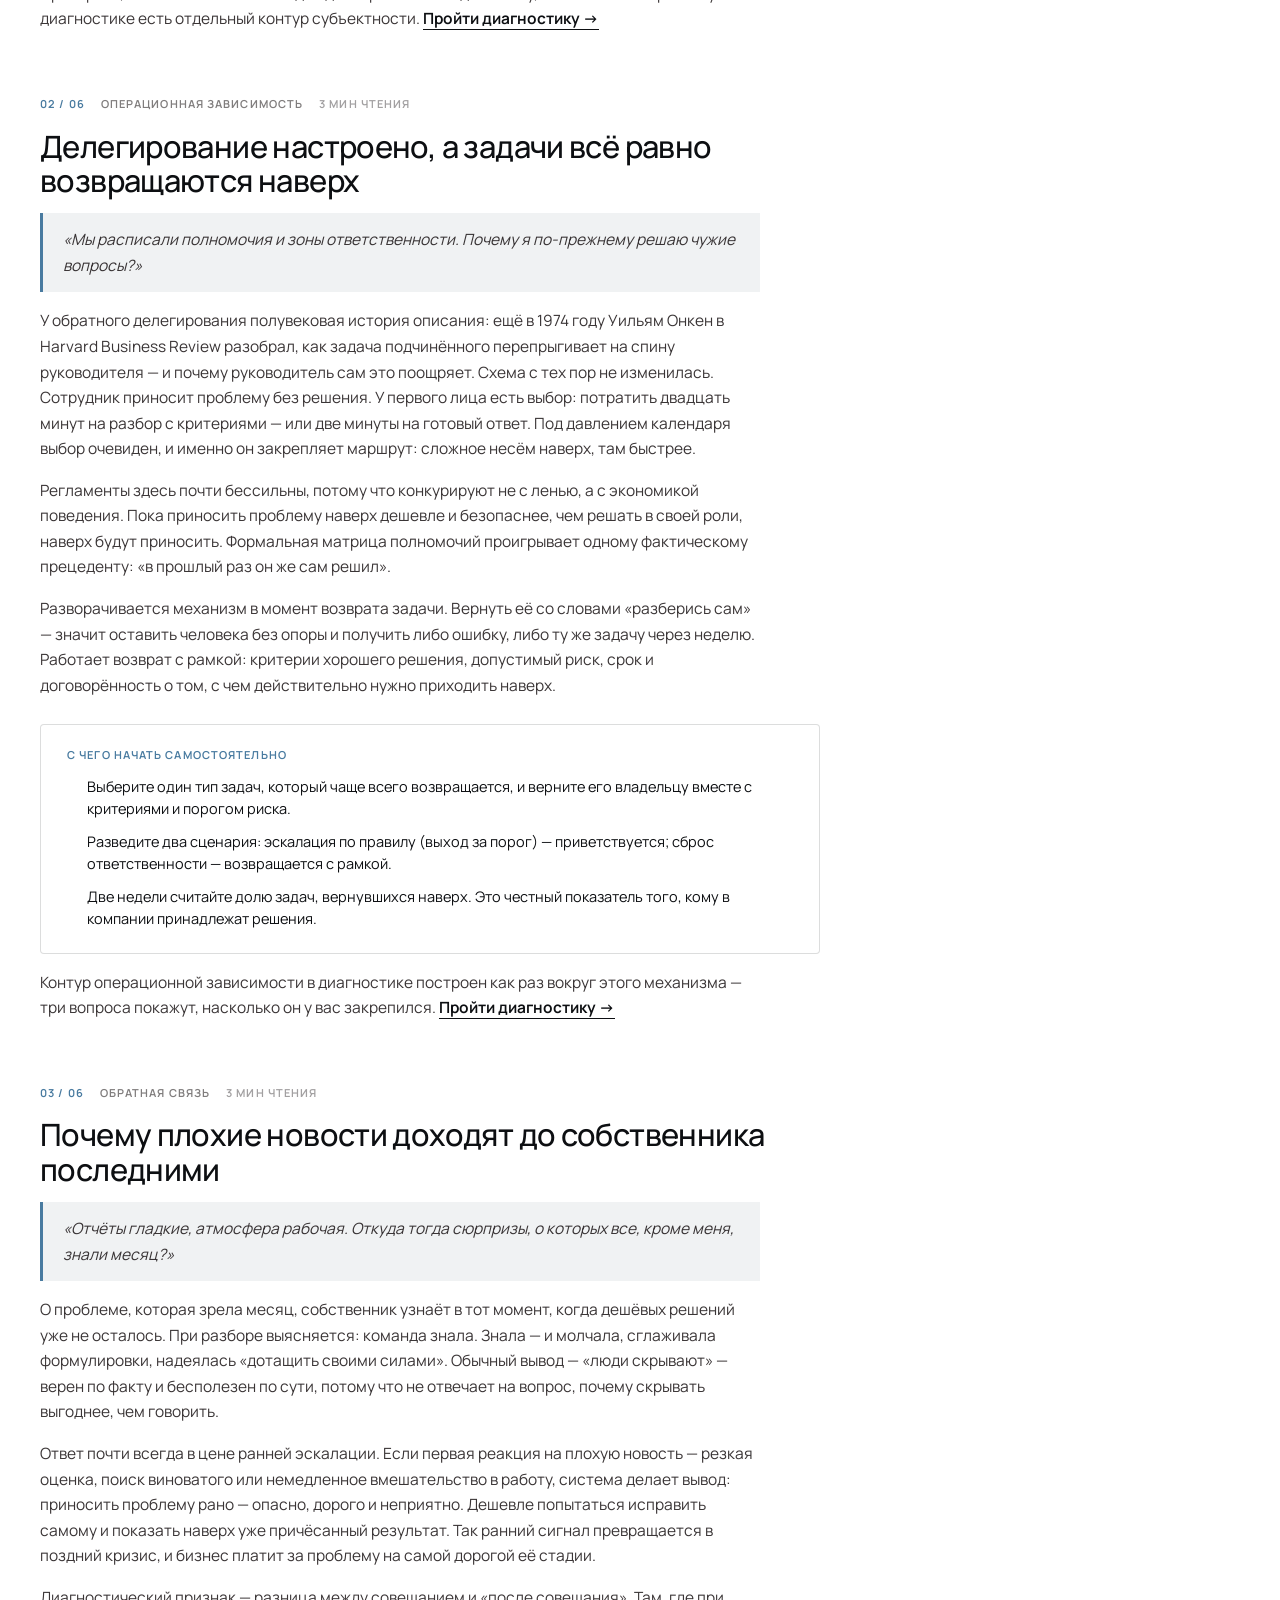
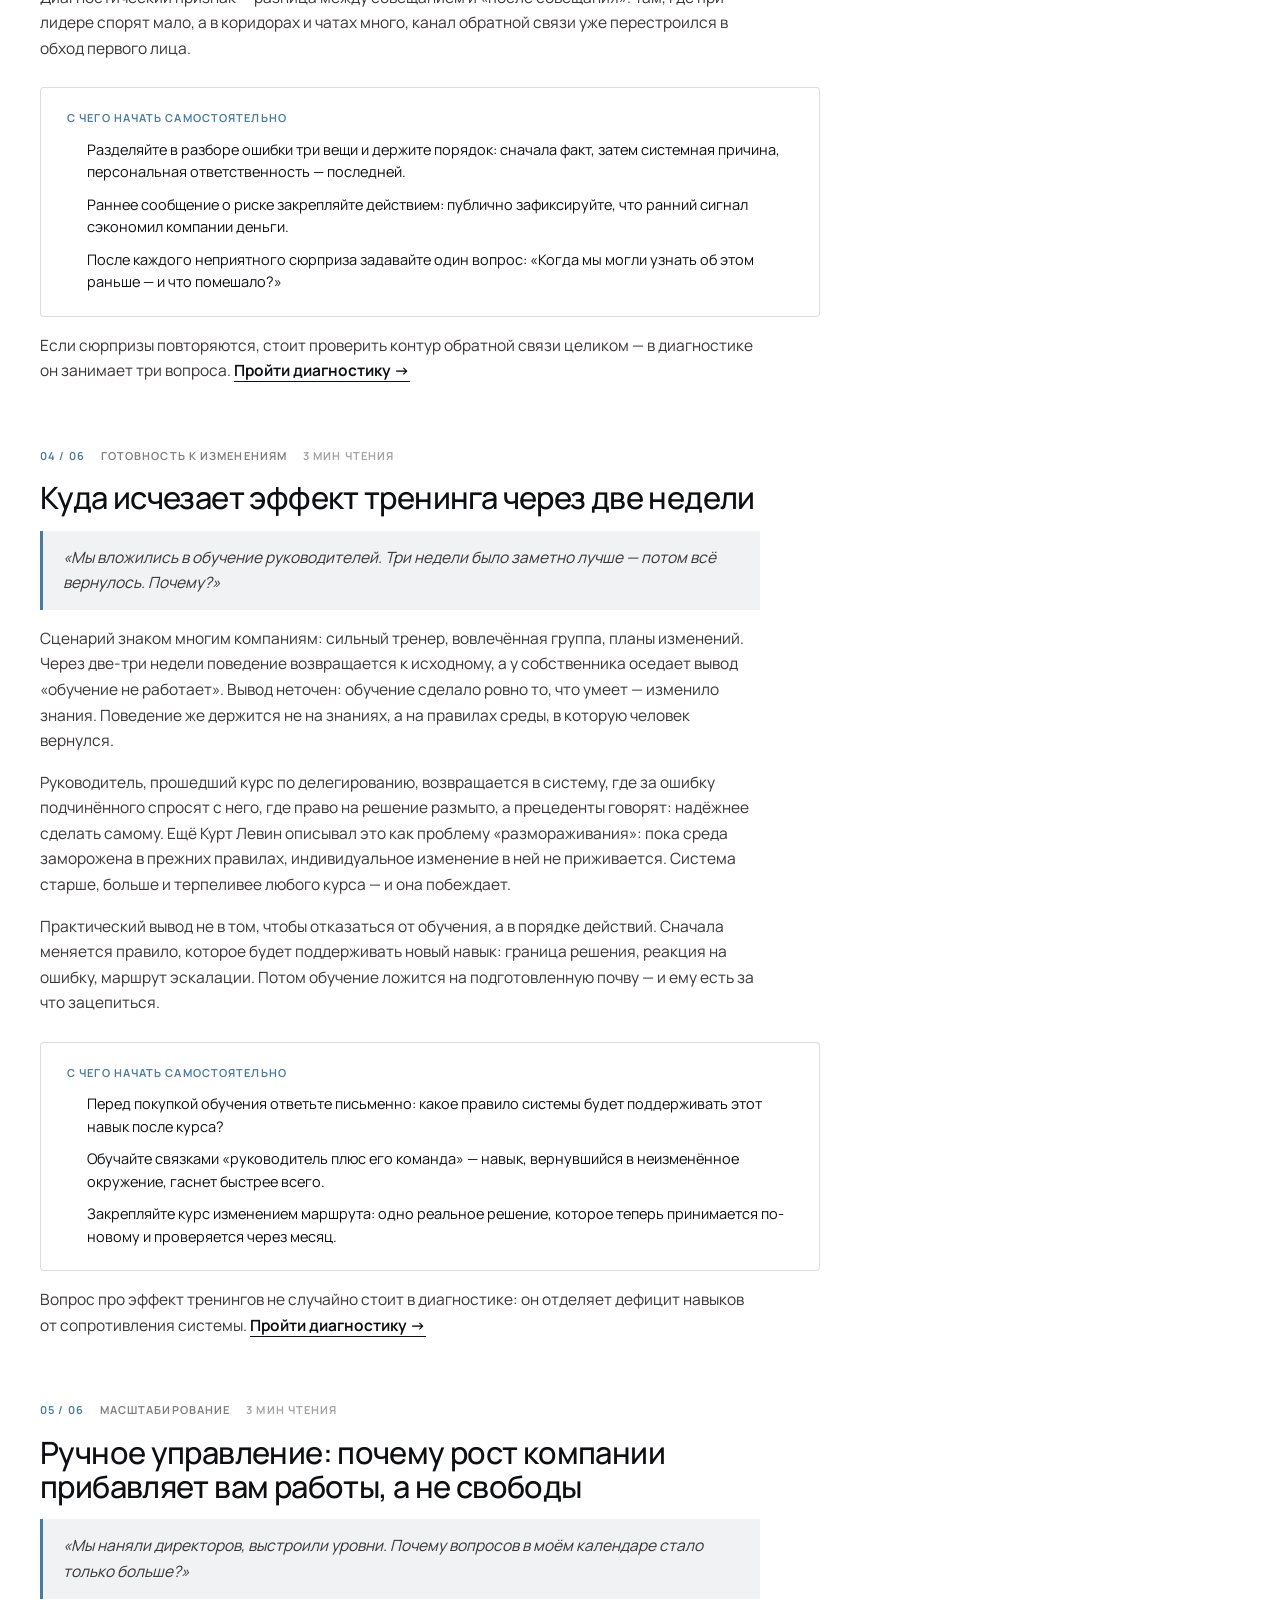
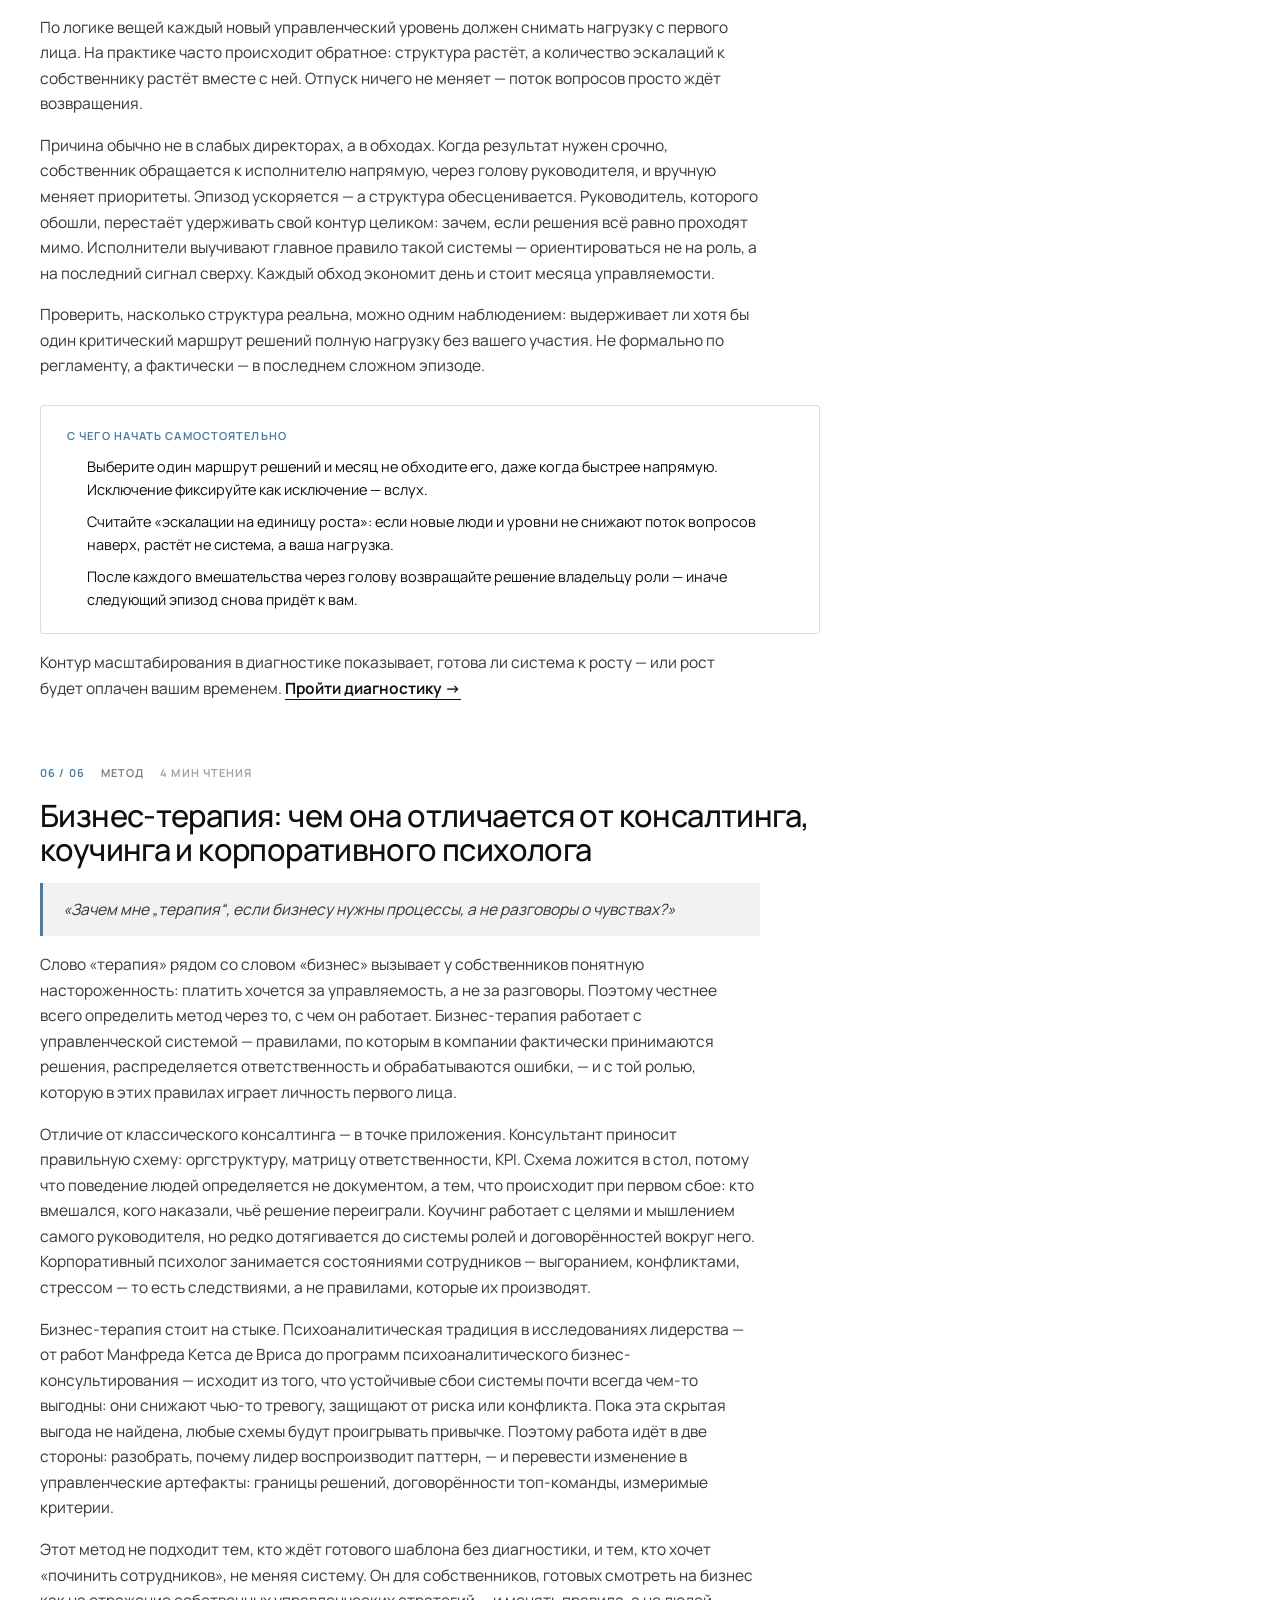
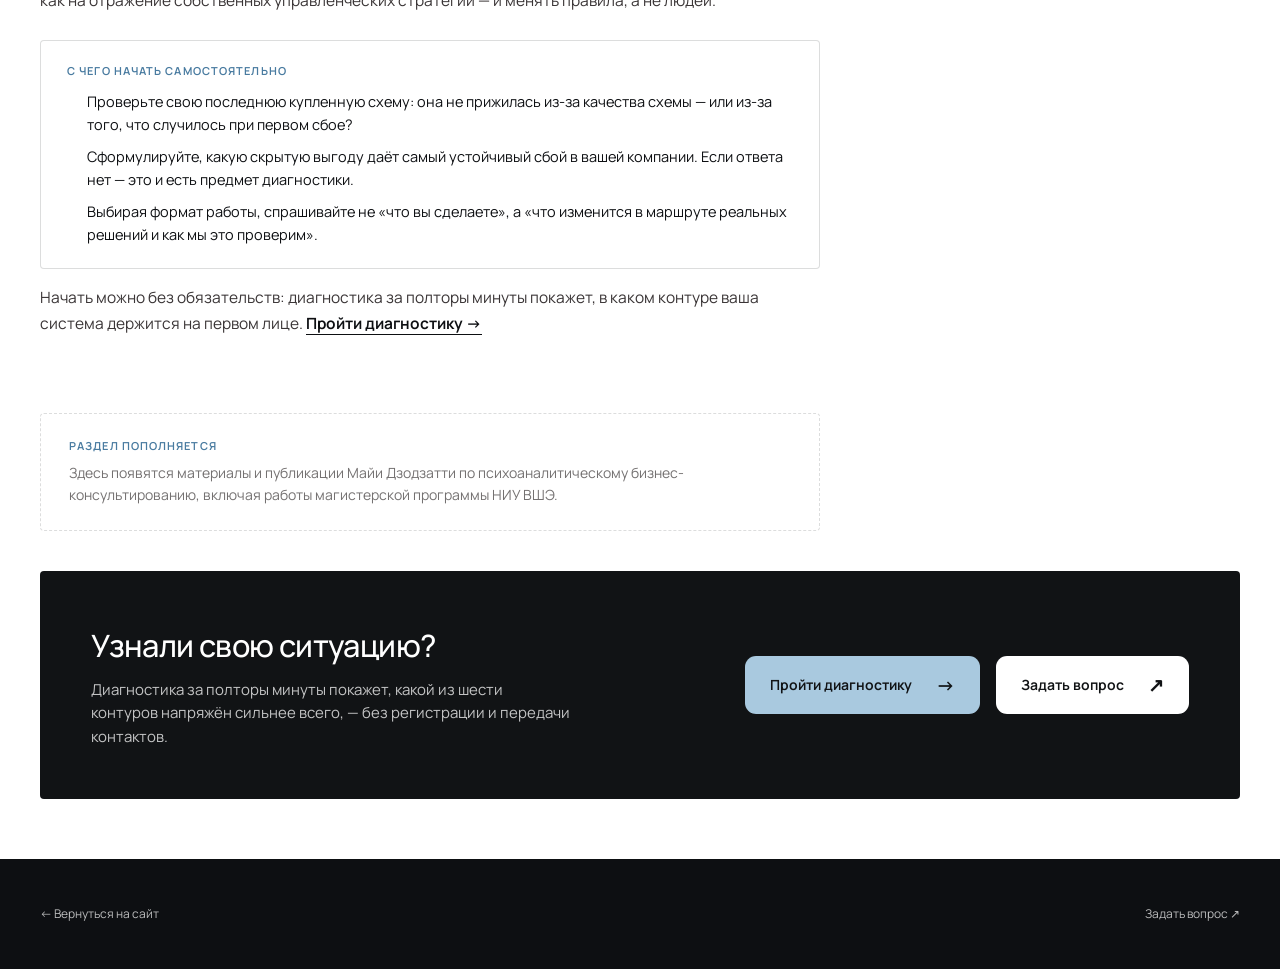
<file: v2/insights/index.html>
<!DOCTYPE html><html lang="ru" data-theme="mono"><head><meta charSet="utf-8"/><meta name="viewport" content="width=device-width, initial-scale=1"/><link rel="stylesheet" href="/v2/_next/static/chunks/0vy211_gdit7x.css" data-precedence="next"/><link rel="preload" as="script" fetchPriority="low" href="/v2/_next/static/chunks/10~q.0d9085is.js"/><script src="/v2/_next/static/chunks/0-jnkxkmt1wuv.js" async=""></script><script src="/v2/_next/static/chunks/0iwgygx1r33.9.js" async=""></script><script src="/v2/_next/static/chunks/184q4_a702ypx.js" async=""></script><script src="/v2/_next/static/chunks/turbopack-0~jx.zeg5pmo~.js" async=""></script><script src="/v2/_next/static/chunks/0xxp8_ep7viu..js" async=""></script><script src="/v2/_next/static/chunks/0a.-0insocd6u.js" async=""></script><script src="/v2/_next/static/chunks/0gqn-2-7t6z3l.js" async=""></script><link rel="preload" href="https://fonts.googleapis.com/css2?family=Manrope:wght@400;500;600;650;700;800&amp;display=swap" as="style"/><link rel="preload" href="/v2/v2-overrides.css" as="style"/><link rel="preconnect" href="https://fonts.googleapis.com"/><link rel="preconnect" href="https://fonts.gstatic.com" crossorigin="anonymous"/><title>Проблемы и рекомендации — Майя Дзодзатти, бизнес-терапия для собственников</title><meta name="description" content="Разборы типовых управленческих сбоев: почему команда ждёт решений собственника, куда исчезает эффект тренингов, как бизнес привыкает к ручному управлению — и что с этим делать."/><link href="https://fonts.googleapis.com/css2?family=Manrope:wght@400;500;600;650;700;800&amp;display=swap" rel="stylesheet"/><link rel="stylesheet" href="/v2/v2-overrides.css"/><script src="/v2/_next/static/chunks/03~yq9q893hmn.js" noModule=""></script></head><body class="antialiased" style="--font-site-sans:&#x27;Manrope&#x27;"><div hidden=""><!--$--><!--/$--></div><main class="insights-page"><script type="application/ld+json">{"@context":"https://schema.org","@type":"CollectionPage","name":"Проблемы и рекомендации — разборы управленческих сбоев","author":{"@type":"Person","name":"Майя Дзодзатти","jobTitle":"Руководитель команды практикующих бизнес-терапевтов"},"hasPart":[{"@type":"Article","headline":"Почему сильная команда ждёт ваших решений","inLanguage":"ru","author":{"@type":"Person","name":"Майя Дзодзатти"}},{"@type":"Article","headline":"Делегирование настроено, а задачи всё равно возвращаются наверх","inLanguage":"ru","author":{"@type":"Person","name":"Майя Дзодзатти"}},{"@type":"Article","headline":"Почему плохие новости доходят до собственника последними","inLanguage":"ru","author":{"@type":"Person","name":"Майя Дзодзатти"}},{"@type":"Article","headline":"Куда исчезает эффект тренинга через две недели","inLanguage":"ru","author":{"@type":"Person","name":"Майя Дзодзатти"}},{"@type":"Article","headline":"Ручное управление: почему рост компании прибавляет вам работы, а не свободы","inLanguage":"ru","author":{"@type":"Person","name":"Майя Дзодзатти"}},{"@type":"Article","headline":"Бизнес-терапия: чем она отличается от консалтинга, коучинга и корпоративного психолога","inLanguage":"ru","author":{"@type":"Person","name":"Майя Дзодзатти"}}]}</script><header class="dx-header"><a class="brand" href="/v2/"><span class="brand-mark">MD</span><span>Майя Дзодзатти</span></a><div class="dx-header-actions"><a href="/v2/method/">Метод и кейсы</a><a href="/v2/diagnostic/">Пройти диагностику</a><a href="/v2/">Вернуться на сайт <span>←</span></a></div></header><section class="insights-hero"><p class="section-index">Проблемы и рекомендации · практика 500+ бизнес-кейсов</p><h1>Типовые управленческие сбои — и что с ними делать</h1><p class="insights-lead">Шесть коротких разборов повторяющихся ситуаций из практики. В каждом — механизм, по которому сбой воспроизводится, признаки, по которым его можно узнать у себя, и первые шаги, доступные без внешней помощи.</p><nav class="insights-toc" aria-label="Список разборов"><a href="#komanda-zhdet-resheniy"><span>0<!-- -->1</span>Почему сильная команда ждёт ваших решений</a><a href="#delegirovanie-ne-rabotaet"><span>0<!-- -->2</span>Делегирование настроено, а задачи всё равно возвращаются наверх</a><a href="#plohie-novosti-prihodyat-pozdno"><span>0<!-- -->3</span>Почему плохие новости доходят до собственника последними</a><a href="#effekt-treninga-ischezaet"><span>0<!-- -->4</span>Куда исчезает эффект тренинга через две недели</a><a href="#ruchnoe-upravlenie"><span>0<!-- -->5</span>Ручное управление: почему рост компании прибавляет вам работы, а не свободы</a><a href="#chto-takoe-biznes-terapiya"><span>0<!-- -->6</span>Бизнес-терапия: чем она отличается от консалтинга, коучинга и корпоративного психолога</a></nav></section><section class="insights-list"><article class="insight" id="komanda-zhdet-resheniy"><div class="insight-meta"><span>0<!-- -->1<!-- --> / 06</span><em>Субъектность команды</em><i>3 мин<!-- --> чтения</i></div><h2>Почему сильная команда ждёт ваших решений</h2><p class="insight-question">«Я плачу рыночные зарплаты сильным управленцам. Почему на совещаниях говорю в основном я?»</p><p>Собственник собирает дорогую команду и через полгода обнаруживает странную картину: люди с отличным послужным списком сидят на совещании и ждут его версию. Привычное объяснение — «не тянут», «нет инициативы», «надо менять». Замена происходит, а картина повторяется — уже с новыми людьми.</p><p>Механизм устроен иначе. Команда быстро выучивает фактические правила, а не написанные. Если финальная версия всё равно будет у первого лица, если сильную идею лидер тут же исправляет, а слабую — комментирует при всех, то предлагать становится рискованно, а ждать — безопасно. Управленцы не потеряли квалификацию. Они точно рассчитали, какое поведение в этой системе выгодно. Исследования командной работы, в том числе работы Эми Эдмондсон о психологической безопасности, показывают ту же зависимость: люди высказываются не там, где умны, а там, где за высказывание не наказывают.</p><p>Отличить «слабую команду» от «команды, адаптировавшейся к системе», можно по простому признаку: как те же люди ведут себя там, где лидера нет. Если в его отсутствие обсуждение живее, а решения смелее — дело не в людях.</p><div class="insight-todo"><small>С чего начать самостоятельно</small><ol><li>На ближайшем совещании выскажитесь последним. Сначала — варианты команды и их критерии, потом ваша позиция.</li><li>Замените вопрос «что случилось?» на «какие варианты вы рассматривали?» — он требует позиции, а не отчёта.</li><li>Назначайте владельца решения вслух и при всех: «Это решение принимает Марина, порог риска такой-то».</li></ol></div><p class="insight-bridge">Проверить, насколько ваша команда адаптировалась под систему, можно за полторы минуты — в диагностике есть отдельный контур субъектности.<!-- --> <a href="/v2/diagnostic/">Пройти диагностику →</a></p></article><article class="insight" id="delegirovanie-ne-rabotaet"><div class="insight-meta"><span>0<!-- -->2<!-- --> / 06</span><em>Операционная зависимость</em><i>3 мин<!-- --> чтения</i></div><h2>Делегирование настроено, а задачи всё равно возвращаются наверх</h2><p class="insight-question">«Мы расписали полномочия и зоны ответственности. Почему я по-прежнему решаю чужие вопросы?»</p><p>У обратного делегирования полувековая история описания: ещё в 1974 году Уильям Онкен в Harvard Business Review разобрал, как задача подчинённого перепрыгивает на спину руководителя — и почему руководитель сам это поощряет. Схема с тех пор не изменилась. Сотрудник приносит проблему без решения. У первого лица есть выбор: потратить двадцать минут на разбор с критериями — или две минуты на готовый ответ. Под давлением календаря выбор очевиден, и именно он закрепляет маршрут: сложное несём наверх, там быстрее.</p><p>Регламенты здесь почти бессильны, потому что конкурируют не с ленью, а с экономикой поведения. Пока приносить проблему наверх дешевле и безопаснее, чем решать в своей роли, наверх будут приносить. Формальная матрица полномочий проигрывает одному фактическому прецеденту: «в прошлый раз он же сам решил».</p><p>Разворачивается механизм в момент возврата задачи. Вернуть её со словами «разберись сам» — значит оставить человека без опоры и получить либо ошибку, либо ту же задачу через неделю. Работает возврат с рамкой: критерии хорошего решения, допустимый риск, срок и договорённость о том, с чем действительно нужно приходить наверх.</p><div class="insight-todo"><small>С чего начать самостоятельно</small><ol><li>Выберите один тип задач, который чаще всего возвращается, и верните его владельцу вместе с критериями и порогом риска.</li><li>Разведите два сценария: эскалация по правилу (выход за порог) — приветствуется; сброс ответственности — возвращается с рамкой.</li><li>Две недели считайте долю задач, вернувшихся наверх. Это честный показатель того, кому в компании принадлежат решения.</li></ol></div><p class="insight-bridge">Контур операционной зависимости в диагностике построен как раз вокруг этого механизма — три вопроса покажут, насколько он у вас закрепился.<!-- --> <a href="/v2/diagnostic/">Пройти диагностику →</a></p></article><article class="insight" id="plohie-novosti-prihodyat-pozdno"><div class="insight-meta"><span>0<!-- -->3<!-- --> / 06</span><em>Обратная связь</em><i>3 мин<!-- --> чтения</i></div><h2>Почему плохие новости доходят до собственника последними</h2><p class="insight-question">«Отчёты гладкие, атмосфера рабочая. Откуда тогда сюрпризы, о которых все, кроме меня, знали месяц?»</p><p>О проблеме, которая зрела месяц, собственник узнаёт в тот момент, когда дешёвых решений уже не осталось. При разборе выясняется: команда знала. Знала — и молчала, сглаживала формулировки, надеялась «дотащить своими силами». Обычный вывод — «люди скрывают» — верен по факту и бесполезен по сути, потому что не отвечает на вопрос, почему скрывать выгоднее, чем говорить.</p><p>Ответ почти всегда в цене ранней эскалации. Если первая реакция на плохую новость — резкая оценка, поиск виноватого или немедленное вмешательство в работу, система делает вывод: приносить проблему рано — опасно, дорого и неприятно. Дешевле попытаться исправить самому и показать наверх уже причёсанный результат. Так ранний сигнал превращается в поздний кризис, и бизнес платит за проблему на самой дорогой её стадии.</p><p>Диагностический признак — разница между совещанием и «после совещания». Там, где при лидере спорят мало, а в коридорах и чатах много, канал обратной связи уже перестроился в обход первого лица.</p><div class="insight-todo"><small>С чего начать самостоятельно</small><ol><li>Разделяйте в разборе ошибки три вещи и держите порядок: сначала факт, затем системная причина, персональная ответственность — последней.</li><li>Раннее сообщение о риске закрепляйте действием: публично зафиксируйте, что ранний сигнал сэкономил компании деньги.</li><li>После каждого неприятного сюрприза задавайте один вопрос: «Когда мы могли узнать об этом раньше — и что помешало?»</li></ol></div><p class="insight-bridge">Если сюрпризы повторяются, стоит проверить контур обратной связи целиком — в диагностике он занимает три вопроса.<!-- --> <a href="/v2/diagnostic/">Пройти диагностику →</a></p></article><article class="insight" id="effekt-treninga-ischezaet"><div class="insight-meta"><span>0<!-- -->4<!-- --> / 06</span><em>Готовность к изменениям</em><i>3 мин<!-- --> чтения</i></div><h2>Куда исчезает эффект тренинга через две недели</h2><p class="insight-question">«Мы вложились в обучение руководителей. Три недели было заметно лучше — потом всё вернулось. Почему?»</p><p>Сценарий знаком многим компаниям: сильный тренер, вовлечённая группа, планы изменений. Через две-три недели поведение возвращается к исходному, а у собственника оседает вывод «обучение не работает». Вывод неточен: обучение сделало ровно то, что умеет — изменило знания. Поведение же держится не на знаниях, а на правилах среды, в которую человек вернулся.</p><p>Руководитель, прошедший курс по делегированию, возвращается в систему, где за ошибку подчинённого спросят с него, где право на решение размыто, а прецеденты говорят: надёжнее сделать самому. Ещё Курт Левин описывал это как проблему «размораживания»: пока среда заморожена в прежних правилах, индивидуальное изменение в ней не приживается. Система старше, больше и терпеливее любого курса — и она побеждает.</p><p>Практический вывод не в том, чтобы отказаться от обучения, а в порядке действий. Сначала меняется правило, которое будет поддерживать новый навык: граница решения, реакция на ошибку, маршрут эскалации. Потом обучение ложится на подготовленную почву — и ему есть за что зацепиться.</p><div class="insight-todo"><small>С чего начать самостоятельно</small><ol><li>Перед покупкой обучения ответьте письменно: какое правило системы будет поддерживать этот навык после курса?</li><li>Обучайте связками «руководитель плюс его команда» — навык, вернувшийся в неизменённое окружение, гаснет быстрее всего.</li><li>Закрепляйте курс изменением маршрута: одно реальное решение, которое теперь принимается по-новому и проверяется через месяц.</li></ol></div><p class="insight-bridge">Вопрос про эффект тренингов не случайно стоит в диагностике: он отделяет дефицит навыков от сопротивления системы.<!-- --> <a href="/v2/diagnostic/">Пройти диагностику →</a></p></article><article class="insight" id="ruchnoe-upravlenie"><div class="insight-meta"><span>0<!-- -->5<!-- --> / 06</span><em>Масштабирование</em><i>3 мин<!-- --> чтения</i></div><h2>Ручное управление: почему рост компании прибавляет вам работы, а не свободы</h2><p class="insight-question">«Мы наняли директоров, выстроили уровни. Почему вопросов в моём календаре стало только больше?»</p><p>По логике вещей каждый новый управленческий уровень должен снимать нагрузку с первого лица. На практике часто происходит обратное: структура растёт, а количество эскалаций к собственнику растёт вместе с ней. Отпуск ничего не меняет — поток вопросов просто ждёт возвращения.</p><p>Причина обычно не в слабых директорах, а в обходах. Когда результат нужен срочно, собственник обращается к исполнителю напрямую, через голову руководителя, и вручную меняет приоритеты. Эпизод ускоряется — а структура обесценивается. Руководитель, которого обошли, перестаёт удерживать свой контур целиком: зачем, если решения всё равно проходят мимо. Исполнители выучивают главное правило такой системы — ориентироваться не на роль, а на последний сигнал сверху. Каждый обход экономит день и стоит месяца управляемости.</p><p>Проверить, насколько структура реальна, можно одним наблюдением: выдерживает ли хотя бы один критический маршрут решений полную нагрузку без вашего участия. Не формально по регламенту, а фактически — в последнем сложном эпизоде.</p><div class="insight-todo"><small>С чего начать самостоятельно</small><ol><li>Выберите один маршрут решений и месяц не обходите его, даже когда быстрее напрямую. Исключение фиксируйте как исключение — вслух.</li><li>Считайте «эскалации на единицу роста»: если новые люди и уровни не снижают поток вопросов наверх, растёт не система, а ваша нагрузка.</li><li>После каждого вмешательства через голову возвращайте решение владельцу роли — иначе следующий эпизод снова придёт к вам.</li></ol></div><p class="insight-bridge">Контур масштабирования в диагностике показывает, готова ли система к росту — или рост будет оплачен вашим временем.<!-- --> <a href="/v2/diagnostic/">Пройти диагностику →</a></p></article><article class="insight" id="chto-takoe-biznes-terapiya"><div class="insight-meta"><span>0<!-- -->6<!-- --> / 06</span><em>Метод</em><i>4 мин<!-- --> чтения</i></div><h2>Бизнес-терапия: чем она отличается от консалтинга, коучинга и корпоративного психолога</h2><p class="insight-question">«Зачем мне „терапия“, если бизнесу нужны процессы, а не разговоры о чувствах?»</p><p>Слово «терапия» рядом со словом «бизнес» вызывает у собственников понятную настороженность: платить хочется за управляемость, а не за разговоры. Поэтому честнее всего определить метод через то, с чем он работает. Бизнес-терапия работает с управленческой системой — правилами, по которым в компании фактически принимаются решения, распределяется ответственность и обрабатываются ошибки, — и с той ролью, которую в этих правилах играет личность первого лица.</p><p>Отличие от классического консалтинга — в точке приложения. Консультант приносит правильную схему: оргструктуру, матрицу ответственности, KPI. Схема ложится в стол, потому что поведение людей определяется не документом, а тем, что происходит при первом сбое: кто вмешался, кого наказали, чьё решение переиграли. Коучинг работает с целями и мышлением самого руководителя, но редко дотягивается до системы ролей и договорённостей вокруг него. Корпоративный психолог занимается состояниями сотрудников — выгоранием, конфликтами, стрессом — то есть следствиями, а не правилами, которые их производят.</p><p>Бизнес-терапия стоит на стыке. Психоаналитическая традиция в исследованиях лидерства — от работ Манфреда Кетса де Вриса до программ психоаналитического бизнес-консультирования — исходит из того, что устойчивые сбои системы почти всегда чем-то выгодны: они снижают чью-то тревогу, защищают от риска или конфликта. Пока эта скрытая выгода не найдена, любые схемы будут проигрывать привычке. Поэтому работа идёт в две стороны: разобрать, почему лидер воспроизводит паттерн, — и перевести изменение в управленческие артефакты: границы решений, договорённости топ-команды, измеримые критерии.</p><p>Этот метод не подходит тем, кто ждёт готового шаблона без диагностики, и тем, кто хочет «починить сотрудников», не меняя систему. Он для собственников, готовых смотреть на бизнес как на отражение собственных управленческих стратегий — и менять правила, а не людей.</p><div class="insight-todo"><small>С чего начать самостоятельно</small><ol><li>Проверьте свою последнюю купленную схему: она не прижилась из-за качества схемы — или из-за того, что случилось при первом сбое?</li><li>Сформулируйте, какую скрытую выгоду даёт самый устойчивый сбой в вашей компании. Если ответа нет — это и есть предмет диагностики.</li><li>Выбирая формат работы, спрашивайте не «что вы сделаете», а «что изменится в маршруте реальных решений и как мы это проверим».</li></ol></div><p class="insight-bridge">Начать можно без обязательств: диагностика за полторы минуты покажет, в каком контуре ваша система держится на первом лице.<!-- --> <a href="/v2/diagnostic/">Пройти диагностику →</a></p></article></section><section class="insights-note"><small>Раздел пополняется</small><p>Здесь появятся материалы и публикации Майи Дзодзатти по психоаналитическому бизнес-консультированию, включая работы магистерской программы НИУ ВШЭ.</p></section><section class="insights-cta"><div><h2>Узнали свою ситуацию?</h2><p>Диагностика за полторы минуты покажет, какой из шести контуров напряжён сильнее всего, — без регистрации и передачи контактов.</p></div><div class="insights-cta-actions"><a class="button button-accent" href="/v2/diagnostic/">Пройти диагностику <span>→</span></a><a class="button button-light" href="https://t.me/valeria_preuss?text=%D0%97%D0%B4%D1%80%D0%B0%D0%B2%D1%81%D1%82%D0%B2%D1%83%D0%B9%D1%82%D0%B5%21%20%D0%A5%D0%BE%D1%87%D1%83%20%D0%B7%D0%B0%D0%BF%D0%B8%D1%81%D0%B0%D1%82%D1%8C%D1%81%D1%8F%20%D0%BD%D0%B0%20%D0%BF%D0%B5%D1%80%D0%B2%D0%B8%D1%87%D0%BD%D1%83%D1%8E%20%D0%BA%D0%BE%D0%BD%D1%81%D1%83%D0%BB%D1%8C%D1%82%D0%B0%D1%86%D0%B8%D1%8E%20%D0%BA%20%D0%9C%D0%B0%D0%B9%D0%B5%20%D0%94%D0%B7%D0%BE%D0%B4%D0%B7%D0%B0%D1%82%D1%82%D0%B8.%20%D0%9F%D0%BE%D0%B4%D1%81%D0%BA%D0%B0%D0%B6%D0%B8%D1%82%D0%B5%2C%20%D0%BF%D0%BE%D0%B6%D0%B0%D0%BB%D1%83%D0%B9%D1%81%D1%82%D0%B0%2C%20%D0%B4%D0%BE%D1%81%D1%82%D1%83%D0%BF%D0%BD%D0%BE%D0%B5%20%D0%B2%D1%80%D0%B5%D0%BC%D1%8F%20%D0%B4%D0%BB%D1%8F%20%D0%B7%D0%B0%D0%BF%D0%B8%D1%81%D0%B8." target="_blank" rel="noreferrer">Задать вопрос <span>↗</span></a></div></section><footer class="dx-footer"><a href="/v2/">← Вернуться на сайт</a><a href="https://t.me/madam_dzodzatti" target="_blank" rel="noreferrer">Задать вопрос ↗</a></footer></main><!--$--><!--/$--><script src="/v2/_next/static/chunks/10~q.0d9085is.js" id="_R_" async=""></script><script>(self.__next_f=self.__next_f||[]).push([0])</script><script>self.__next_f.push([1,"1:\"$Sreact.fragment\"\n2:I[81868,[\"/v2/_next/static/chunks/0xxp8_ep7viu..js\",\"/v2/_next/static/chunks/0a.-0insocd6u.js\"],\"default\"]\n3:I[36986,[\"/v2/_next/static/chunks/0xxp8_ep7viu..js\",\"/v2/_next/static/chunks/0a.-0insocd6u.js\"],\"default\"]\n10:I[73995,[\"/v2/_next/static/chunks/0xxp8_ep7viu..js\",\"/v2/_next/static/chunks/0a.-0insocd6u.js\"],\"default\",1]\n:HL[\"/v2/_next/static/chunks/0vy211_gdit7x.css\",\"style\"]\n:HL[\"https://fonts.googleapis.com/css2?family=Manrope:wght@400;500;600;650;700;800\u0026display=swap\",\"style\"]\n:HL[\"/v2/v2-overrides.css\",\"style\"]\n4:T6d3,{\"@context\":\"https://schema.org\",\"@type\":\"CollectionPage\",\"name\":\"Проблемы и рекомендации — разборы управленческих сбоев\",\"author\":{\"@type\":\"Person\",\"name\":\"Майя Дзодзатти\",\"jobTitle\":\"Руководитель команды практикующих бизнес-терапевтов\"},\"hasPart\":[{\"@type\":\"Article\",\"headline\":\"Почему сильная команда ждёт ваших решений\",\"inLanguage\":\"ru\",\"author\":{\"@type\":\"Person\",\"name\":\"Майя Дзодзатти\"}},{\"@type\":\"Article\",\"headline\":\"Делегирование настроено, а задачи всё равно возвращаются наверх\",\"inLanguage\":\"ru\",\"author\":{\"@type\":\"Person\",\"name\":\"Майя Дзодзатти\"}},{\"@type\":\"Article\",\"headline\":\"Почему плохие новости доходят до собственника последними\",\"inLanguage\":\"ru\",\"author\":{\"@type\":\"Person\",\"name\":\"Майя Дзодзатти\"}},{\"@type\":\"Article\",\"headline\":\"Куда исчезает эффект тренинга через две недели\",\"inLanguage\":\"ru\",\"author\":{\"@type\":\"Person\",\"name\":\"Майя Дзодзатти\"}},{\"@type\":\"Article\",\"headline\":\"Ручное управление: почему рост компании прибавляет вам работы, а не свободы\",\"inLanguage\":\"ru\",\"author\":{\"@type\":\"Person\",\"name\":\"Майя Дзодзатти\"}},{\"@type\":\"Article\",\"headline\":\"Бизнес-терапия: чем она отличается от консалтинга, коучинга и корпоративного психолога\",\"inLanguage\":\"ru\",\"author\":{\"@type\":\"Person\",\"name\":\"Майя Дзодзатти\"}}]}"])</script><script>self.__next_f.push([1,"0:{\"P\":null,\"c\":[\"\",\"insights\",\"\"],\"q\":\"\",\"i\":false,\"f\":[[[\"\",{\"children\":[\"insights\",{\"children\":[\"__PAGE__\",{}]}]},\"$undefined\",\"$undefined\",16],[[\"$\",\"$1\",\"c\",{\"children\":[[[\"$\",\"link\",\"0\",{\"rel\":\"stylesheet\",\"href\":\"/v2/_next/static/chunks/0vy211_gdit7x.css\",\"precedence\":\"next\",\"crossOrigin\":\"$undefined\",\"nonce\":\"$undefined\"}],[\"$\",\"script\",\"script-0\",{\"src\":\"/v2/_next/static/chunks/0xxp8_ep7viu..js\",\"async\":true,\"nonce\":\"$undefined\"}],[\"$\",\"script\",\"script-1\",{\"src\":\"/v2/_next/static/chunks/0a.-0insocd6u.js\",\"async\":true,\"nonce\":\"$undefined\"}]],[\"$\",\"html\",null,{\"lang\":\"ru\",\"data-theme\":\"mono\",\"children\":[[\"$\",\"head\",null,{\"children\":[[\"$\",\"link\",null,{\"rel\":\"preconnect\",\"href\":\"https://fonts.googleapis.com\"}],[\"$\",\"link\",null,{\"rel\":\"preconnect\",\"href\":\"https://fonts.gstatic.com\",\"crossOrigin\":\"anonymous\"}],[\"$\",\"link\",null,{\"href\":\"https://fonts.googleapis.com/css2?family=Manrope:wght@400;500;600;650;700;800\u0026display=swap\",\"rel\":\"stylesheet\"}],[\"$\",\"link\",null,{\"rel\":\"stylesheet\",\"href\":\"/v2/v2-overrides.css\"}]]}],[\"$\",\"body\",null,{\"className\":\"antialiased\",\"style\":{\"--font-site-sans\":\"'Manrope'\"},\"children\":[\"$\",\"$L2\",null,{\"parallelRouterKey\":\"children\",\"error\":\"$undefined\",\"errorStyles\":\"$undefined\",\"errorScripts\":\"$undefined\",\"template\":[\"$\",\"$L3\",null,{}],\"templateStyles\":\"$undefined\",\"templateScripts\":\"$undefined\",\"notFound\":[[[\"$\",\"title\",null,{\"children\":\"404: This page could not be found.\"}],[\"$\",\"div\",null,{\"style\":{\"fontFamily\":\"system-ui,\\\"Segoe UI\\\",Roboto,Helvetica,Arial,sans-serif,\\\"Apple Color Emoji\\\",\\\"Segoe UI Emoji\\\"\",\"height\":\"100vh\",\"textAlign\":\"center\",\"display\":\"flex\",\"flexDirection\":\"column\",\"alignItems\":\"center\",\"justifyContent\":\"center\"},\"children\":[\"$\",\"div\",null,{\"children\":[[\"$\",\"style\",null,{\"dangerouslySetInnerHTML\":{\"__html\":\"body{color:#000;background:#fff;margin:0}.next-error-h1{border-right:1px solid rgba(0,0,0,.3)}@media (prefers-color-scheme:dark){body{color:#fff;background:#000}.next-error-h1{border-right:1px solid rgba(255,255,255,.3)}}\"}}],[\"$\",\"h1\",null,{\"className\":\"next-error-h1\",\"style\":{\"display\":\"inline-block\",\"margin\":\"0 20px 0 0\",\"padding\":\"0 23px 0 0\",\"fontSize\":24,\"fontWeight\":500,\"verticalAlign\":\"top\",\"lineHeight\":\"49px\"},\"children\":404}],[\"$\",\"div\",null,{\"style\":{\"display\":\"inline-block\"},\"children\":[\"$\",\"h2\",null,{\"style\":{\"fontSize\":14,\"fontWeight\":400,\"lineHeight\":\"49px\",\"margin\":0},\"children\":\"This page could not be found.\"}]}]]}]}]],[]],\"forbidden\":\"$undefined\",\"unauthorized\":\"$undefined\"}]}]]}]]}],{\"children\":[[\"$\",\"$1\",\"c\",{\"children\":[null,[\"$\",\"$L2\",null,{\"parallelRouterKey\":\"children\",\"error\":\"$undefined\",\"errorStyles\":\"$undefined\",\"errorScripts\":\"$undefined\",\"template\":[\"$\",\"$L3\",null,{}],\"templateStyles\":\"$undefined\",\"templateScripts\":\"$undefined\",\"notFound\":\"$undefined\",\"forbidden\":\"$undefined\",\"unauthorized\":\"$undefined\"}]]}],{\"children\":[[\"$\",\"$1\",\"c\",{\"children\":[[\"$\",\"main\",null,{\"className\":\"insights-page\",\"children\":[[\"$\",\"script\",null,{\"type\":\"application/ld+json\",\"dangerouslySetInnerHTML\":{\"__html\":\"$4\"}}],[\"$\",\"header\",null,{\"className\":\"dx-header\",\"children\":[\"$L5\",\"$L6\"]}],\"$L7\",\"$L8\",\"$L9\",\"$La\",\"$Lb\"]}],[\"$Lc\"],\"$Ld\"]}],{},null,false,null]},null,false,\"$@e\"]},null,false,null],\"$Lf\",false]],\"m\":\"$undefined\",\"G\":[\"$10\",[\"$L11\"]],\"S\":true,\"h\":null,\"s\":\"$undefined\",\"l\":\"$undefined\",\"p\":\"$undefined\",\"d\":\"$undefined\",\"b\":\"R16fy02yrRmCAKb0CV4yV\"}\n"])</script><script>self.__next_f.push([1,"12:I[89237,[\"/v2/_next/static/chunks/0xxp8_ep7viu..js\",\"/v2/_next/static/chunks/0a.-0insocd6u.js\",\"/v2/_next/static/chunks/0gqn-2-7t6z3l.js\"],\"\"]\n1b:I[10567,[\"/v2/_next/static/chunks/0xxp8_ep7viu..js\",\"/v2/_next/static/chunks/0a.-0insocd6u.js\"],\"OutletBoundary\"]\n1c:\"$Sreact.suspense\"\n1f:I[10567,[\"/v2/_next/static/chunks/0xxp8_ep7viu..js\",\"/v2/_next/static/chunks/0a.-0insocd6u.js\"],\"ViewportBoundary\"]\n21:I[10567,[\"/v2/_next/static/chunks/0xxp8_ep7viu..js\",\"/v2/_next/static/chunks/0a.-0insocd6u.js\"],\"MetadataBoundary\"]\n5:[\"$\",\"$L12\",null,{\"className\":\"brand\",\"href\":\"/\",\"children\":[[\"$\",\"span\",null,{\"className\":\"brand-mark\",\"children\":\"MD\"}],[\"$\",\"span\",null,{\"children\":\"Майя Дзодзатти\"}]]}]\n6:[\"$\",\"div\",null,{\"className\":\"dx-header-actions\",\"children\":[[\"$\",\"$L12\",null,{\"href\":\"/method\",\"children\":\"Метод и кейсы\"}],[\"$\",\"$L12\",null,{\"href\":\"/diagnostic\",\"children\":\"Пройти диагностику\"}],[\"$\",\"$L12\",null,{\"href\":\"/\",\"children\":[\"Вернуться на сайт \",[\"$\",\"span\",null,{\"children\":\"←\"}]]}]]}]\n"])</script><script>self.__next_f.push([1,"7:[\"$\",\"section\",null,{\"className\":\"insights-hero\",\"children\":[[\"$\",\"p\",null,{\"className\":\"section-index\",\"children\":\"Проблемы и рекомендации · практика 500+ бизнес-кейсов\"}],[\"$\",\"h1\",null,{\"children\":\"Типовые управленческие сбои — и что с ними делать\"}],[\"$\",\"p\",null,{\"className\":\"insights-lead\",\"children\":\"Шесть коротких разборов повторяющихся ситуаций из практики. В каждом — механизм, по которому сбой воспроизводится, признаки, по которым его можно узнать у себя, и первые шаги, доступные без внешней помощи.\"}],[\"$\",\"nav\",null,{\"className\":\"insights-toc\",\"aria-label\":\"Список разборов\",\"children\":[[\"$\",\"a\",\"komanda-zhdet-resheniy\",{\"href\":\"#komanda-zhdet-resheniy\",\"children\":[[\"$\",\"span\",null,{\"children\":[\"0\",1]}],\"Почему сильная команда ждёт ваших решений\"]}],[\"$\",\"a\",\"delegirovanie-ne-rabotaet\",{\"href\":\"#delegirovanie-ne-rabotaet\",\"children\":[[\"$\",\"span\",null,{\"children\":[\"0\",2]}],\"Делегирование настроено, а задачи всё равно возвращаются наверх\"]}],[\"$\",\"a\",\"plohie-novosti-prihodyat-pozdno\",{\"href\":\"#plohie-novosti-prihodyat-pozdno\",\"children\":[[\"$\",\"span\",null,{\"children\":[\"0\",3]}],\"Почему плохие новости доходят до собственника последними\"]}],[\"$\",\"a\",\"effekt-treninga-ischezaet\",{\"href\":\"#effekt-treninga-ischezaet\",\"children\":[[\"$\",\"span\",null,{\"children\":[\"0\",4]}],\"Куда исчезает эффект тренинга через две недели\"]}],[\"$\",\"a\",\"ruchnoe-upravlenie\",{\"href\":\"#ruchnoe-upravlenie\",\"children\":[[\"$\",\"span\",null,{\"children\":[\"0\",5]}],\"Ручное управление: почему рост компании прибавляет вам работы, а не свободы\"]}],[\"$\",\"a\",\"chto-takoe-biznes-terapiya\",{\"href\":\"#chto-takoe-biznes-terapiya\",\"children\":[[\"$\",\"span\",null,{\"children\":[\"0\",6]}],\"Бизнес-терапия: чем она отличается от консалтинга, коучинга и корпоративного психолога\"]}]]}]]}]\n"])</script><script>self.__next_f.push([1,"8:[\"$\",\"section\",null,{\"className\":\"insights-list\",\"children\":[[\"$\",\"article\",\"komanda-zhdet-resheniy\",{\"className\":\"insight\",\"id\":\"komanda-zhdet-resheniy\",\"children\":[[\"$\",\"div\",null,{\"className\":\"insight-meta\",\"children\":[[\"$\",\"span\",null,{\"children\":[\"0\",1,\" / 06\"]}],[\"$\",\"em\",null,{\"children\":\"Субъектность команды\"}],[\"$\",\"i\",null,{\"children\":[\"3 мин\",\" чтения\"]}]]}],[\"$\",\"h2\",null,{\"children\":\"Почему сильная команда ждёт ваших решений\"}],[\"$\",\"p\",null,{\"className\":\"insight-question\",\"children\":\"«Я плачу рыночные зарплаты сильным управленцам. Почему на совещаниях говорю в основном я?»\"}],[[\"$\",\"p\",\"Собственник собирает дор\",{\"children\":\"Собственник собирает дорогую команду и через полгода обнаруживает странную картину: люди с отличным послужным списком сидят на совещании и ждут его версию. Привычное объяснение — «не тянут», «нет инициативы», «надо менять». Замена происходит, а картина повторяется — уже с новыми людьми.\"}],[\"$\",\"p\",\"Механизм устроен иначе. \",{\"children\":\"Механизм устроен иначе. Команда быстро выучивает фактические правила, а не написанные. Если финальная версия всё равно будет у первого лица, если сильную идею лидер тут же исправляет, а слабую — комментирует при всех, то предлагать становится рискованно, а ждать — безопасно. Управленцы не потеряли квалификацию. Они точно рассчитали, какое поведение в этой системе выгодно. Исследования командной работы, в том числе работы Эми Эдмондсон о психологической безопасности, показывают ту же зависимость: люди высказываются не там, где умны, а там, где за высказывание не наказывают.\"}],[\"$\",\"p\",\"Отличить «слабую команду\",{\"children\":\"Отличить «слабую команду» от «команды, адаптировавшейся к системе», можно по простому признаку: как те же люди ведут себя там, где лидера нет. Если в его отсутствие обсуждение живее, а решения смелее — дело не в людях.\"}]],[\"$\",\"div\",null,{\"className\":\"insight-todo\",\"children\":[[\"$\",\"small\",null,{\"children\":\"С чего начать самостоятельно\"}],[\"$\",\"ol\",null,{\"children\":[[\"$\",\"li\",\"На ближайшем совещании в\",{\"children\":\"На ближайшем совещании выскажитесь последним. Сначала — варианты команды и их критерии, потом ваша позиция.\"}],[\"$\",\"li\",\"Замените вопрос «что слу\",{\"children\":\"Замените вопрос «что случилось?» на «какие варианты вы рассматривали?» — он требует позиции, а не отчёта.\"}],[\"$\",\"li\",\"Назначайте владельца реш\",{\"children\":\"Назначайте владельца решения вслух и при всех: «Это решение принимает Марина, порог риска такой-то».\"}]]}]]}],[\"$\",\"p\",null,{\"className\":\"insight-bridge\",\"children\":[\"Проверить, насколько ваша команда адаптировалась под систему, можно за полторы минуты — в диагностике есть отдельный контур субъектности.\",\" \",[\"$\",\"$L12\",null,{\"href\":\"/diagnostic\",\"children\":\"Пройти диагностику →\"}]]}]]}],[\"$\",\"article\",\"delegirovanie-ne-rabotaet\",{\"className\":\"insight\",\"id\":\"delegirovanie-ne-rabotaet\",\"children\":[[\"$\",\"div\",null,{\"className\":\"insight-meta\",\"children\":[[\"$\",\"span\",null,{\"children\":[\"0\",2,\" / 06\"]}],[\"$\",\"em\",null,{\"children\":\"Операционная зависимость\"}],[\"$\",\"i\",null,{\"children\":[\"3 мин\",\" чтения\"]}]]}],[\"$\",\"h2\",null,{\"children\":\"Делегирование настроено, а задачи всё равно возвращаются наверх\"}],[\"$\",\"p\",null,{\"className\":\"insight-question\",\"children\":\"«Мы расписали полномочия и зоны ответственности. Почему я по-прежнему решаю чужие вопросы?»\"}],[[\"$\",\"p\",\"У обратного делегировани\",{\"children\":\"У обратного делегирования полувековая история описания: ещё в 1974 году Уильям Онкен в Harvard Business Review разобрал, как задача подчинённого перепрыгивает на спину руководителя — и почему руководитель сам это поощряет. Схема с тех пор не изменилась. Сотрудник приносит проблему без решения. У первого лица есть выбор: потратить двадцать минут на разбор с критериями — или две минуты на готовый ответ. Под давлением календаря выбор очевиден, и именно он закрепляет маршрут: сложное несём наверх, там быстрее.\"}],\"$L13\",\"$L14\"],\"$L15\",\"$L16\"]}],\"$L17\",\"$L18\",\"$L19\",\"$L1a\"]}]\n"])</script><script>self.__next_f.push([1,"9:[\"$\",\"section\",null,{\"className\":\"insights-note\",\"children\":[[\"$\",\"small\",null,{\"children\":\"Раздел пополняется\"}],[\"$\",\"p\",null,{\"children\":\"Здесь появятся материалы и публикации Майи Дзодзатти по психоаналитическому бизнес-консультированию, включая работы магистерской программы НИУ ВШЭ.\"}]]}]\n"])</script><script>self.__next_f.push([1,"a:[\"$\",\"section\",null,{\"className\":\"insights-cta\",\"children\":[[\"$\",\"div\",null,{\"children\":[[\"$\",\"h2\",null,{\"children\":\"Узнали свою ситуацию?\"}],[\"$\",\"p\",null,{\"children\":\"Диагностика за полторы минуты покажет, какой из шести контуров напряжён сильнее всего, — без регистрации и передачи контактов.\"}]]}],[\"$\",\"div\",null,{\"className\":\"insights-cta-actions\",\"children\":[[\"$\",\"$L12\",null,{\"className\":\"button button-accent\",\"href\":\"/diagnostic\",\"children\":[\"Пройти диагностику \",[\"$\",\"span\",null,{\"children\":\"→\"}]]}],[\"$\",\"a\",null,{\"className\":\"button button-light\",\"href\":\"https://t.me/valeria_preuss?text=%D0%97%D0%B4%D1%80%D0%B0%D0%B2%D1%81%D1%82%D0%B2%D1%83%D0%B9%D1%82%D0%B5%21%20%D0%A5%D0%BE%D1%87%D1%83%20%D0%B7%D0%B0%D0%BF%D0%B8%D1%81%D0%B0%D1%82%D1%8C%D1%81%D1%8F%20%D0%BD%D0%B0%20%D0%BF%D0%B5%D1%80%D0%B2%D0%B8%D1%87%D0%BD%D1%83%D1%8E%20%D0%BA%D0%BE%D0%BD%D1%81%D1%83%D0%BB%D1%8C%D1%82%D0%B0%D1%86%D0%B8%D1%8E%20%D0%BA%20%D0%9C%D0%B0%D0%B9%D0%B5%20%D0%94%D0%B7%D0%BE%D0%B4%D0%B7%D0%B0%D1%82%D1%82%D0%B8.%20%D0%9F%D0%BE%D0%B4%D1%81%D0%BA%D0%B0%D0%B6%D0%B8%D1%82%D0%B5%2C%20%D0%BF%D0%BE%D0%B6%D0%B0%D0%BB%D1%83%D0%B9%D1%81%D1%82%D0%B0%2C%20%D0%B4%D0%BE%D1%81%D1%82%D1%83%D0%BF%D0%BD%D0%BE%D0%B5%20%D0%B2%D1%80%D0%B5%D0%BC%D1%8F%20%D0%B4%D0%BB%D1%8F%20%D0%B7%D0%B0%D0%BF%D0%B8%D1%81%D0%B8.\",\"target\":\"_blank\",\"rel\":\"noreferrer\",\"children\":[\"Задать вопрос \",[\"$\",\"span\",null,{\"children\":\"↗\"}]]}]]}]]}]\n"])</script><script>self.__next_f.push([1,"b:[\"$\",\"footer\",null,{\"className\":\"dx-footer\",\"children\":[[\"$\",\"$L12\",null,{\"href\":\"/\",\"children\":\"← Вернуться на сайт\"}],[\"$\",\"a\",null,{\"href\":\"https://t.me/madam_dzodzatti\",\"target\":\"_blank\",\"rel\":\"noreferrer\",\"children\":\"Задать вопрос ↗\"}]]}]\nc:[\"$\",\"script\",\"script-0\",{\"src\":\"/v2/_next/static/chunks/0gqn-2-7t6z3l.js\",\"async\":true,\"nonce\":\"$undefined\"}]\nd:[\"$\",\"$L1b\",null,{\"children\":[\"$\",\"$1c\",null,{\"name\":\"Next.MetadataOutlet\",\"children\":\"$@1d\"}]}]\n1e:[]\ne:\"$W1e\"\nf:[\"$\",\"$1\",\"h\",{\"children\":[null,[\"$\",\"$L1f\",null,{\"children\":\"$L20\"}],[\"$\",\"div\",null,{\"hidden\":true,\"children\":[\"$\",\"$L21\",null,{\"children\":[\"$\",\"$1c\",null,{\"name\":\"Next.Metadata\",\"children\":\"$L22\"}]}]}],null]}]\n11:[\"$\",\"link\",\"0\",{\"rel\":\"stylesheet\",\"href\":\"/v2/_next/static/chunks/0vy211_gdit7x.css\",\"precedence\":\"next\",\"crossOrigin\":\"$undefined\",\"nonce\":\"$undefined\"}]\n"])</script><script>self.__next_f.push([1,"13:[\"$\",\"p\",\"Регламенты здесь почти б\",{\"children\":\"Регламенты здесь почти бессильны, потому что конкурируют не с ленью, а с экономикой поведения. Пока приносить проблему наверх дешевле и безопаснее, чем решать в своей роли, наверх будут приносить. Формальная матрица полномочий проигрывает одному фактическому прецеденту: «в прошлый раз он же сам решил».\"}]\n14:[\"$\",\"p\",\"Разворачивается механизм\",{\"children\":\"Разворачивается механизм в момент возврата задачи. Вернуть её со словами «разберись сам» — значит оставить человека без опоры и получить либо ошибку, либо ту же задачу через неделю. Работает возврат с рамкой: критерии хорошего решения, допустимый риск, срок и договорённость о том, с чем действительно нужно приходить наверх.\"}]\n15:[\"$\",\"div\",null,{\"className\":\"insight-todo\",\"children\":[[\"$\",\"small\",null,{\"children\":\"С чего начать самостоятельно\"}],[\"$\",\"ol\",null,{\"children\":[[\"$\",\"li\",\"Выберите один тип задач,\",{\"children\":\"Выберите один тип задач, который чаще всего возвращается, и верните его владельцу вместе с критериями и порогом риска.\"}],[\"$\",\"li\",\"Разведите два сценария: \",{\"children\":\"Разведите два сценария: эскалация по правилу (выход за порог) — приветствуется; сброс ответственности — возвращается с рамкой.\"}],[\"$\",\"li\",\"Две недели считайте долю\",{\"children\":\"Две недели считайте долю задач, вернувшихся наверх. Это честный показатель того, кому в компании принадлежат решения.\"}]]}]]}]\n16:[\"$\",\"p\",null,{\"className\":\"insight-bridge\",\"children\":[\"Контур операционной зависимости в диагностике построен как раз вокруг этого механизма — три вопроса покажут, насколько он у вас закрепился.\",\" \",[\"$\",\"$L12\",null,{\"href\":\"/diagnostic\",\"children\":\"Пройти диагностику →\"}]]}]\n"])</script><script>self.__next_f.push([1,"17:[\"$\",\"article\",\"plohie-novosti-prihodyat-pozdno\",{\"className\":\"insight\",\"id\":\"plohie-novosti-prihodyat-pozdno\",\"children\":[[\"$\",\"div\",null,{\"className\":\"insight-meta\",\"children\":[[\"$\",\"span\",null,{\"children\":[\"0\",3,\" / 06\"]}],[\"$\",\"em\",null,{\"children\":\"Обратная связь\"}],[\"$\",\"i\",null,{\"children\":[\"3 мин\",\" чтения\"]}]]}],[\"$\",\"h2\",null,{\"children\":\"Почему плохие новости доходят до собственника последними\"}],[\"$\",\"p\",null,{\"className\":\"insight-question\",\"children\":\"«Отчёты гладкие, атмосфера рабочая. Откуда тогда сюрпризы, о которых все, кроме меня, знали месяц?»\"}],[[\"$\",\"p\",\"О проблеме, которая зрел\",{\"children\":\"О проблеме, которая зрела месяц, собственник узнаёт в тот момент, когда дешёвых решений уже не осталось. При разборе выясняется: команда знала. Знала — и молчала, сглаживала формулировки, надеялась «дотащить своими силами». Обычный вывод — «люди скрывают» — верен по факту и бесполезен по сути, потому что не отвечает на вопрос, почему скрывать выгоднее, чем говорить.\"}],[\"$\",\"p\",\"Ответ почти всегда в цен\",{\"children\":\"Ответ почти всегда в цене ранней эскалации. Если первая реакция на плохую новость — резкая оценка, поиск виноватого или немедленное вмешательство в работу, система делает вывод: приносить проблему рано — опасно, дорого и неприятно. Дешевле попытаться исправить самому и показать наверх уже причёсанный результат. Так ранний сигнал превращается в поздний кризис, и бизнес платит за проблему на самой дорогой её стадии.\"}],[\"$\",\"p\",\"Диагностический признак \",{\"children\":\"Диагностический признак — разница между совещанием и «после совещания». Там, где при лидере спорят мало, а в коридорах и чатах много, канал обратной связи уже перестроился в обход первого лица.\"}]],[\"$\",\"div\",null,{\"className\":\"insight-todo\",\"children\":[[\"$\",\"small\",null,{\"children\":\"С чего начать самостоятельно\"}],[\"$\",\"ol\",null,{\"children\":[[\"$\",\"li\",\"Разделяйте в разборе оши\",{\"children\":\"Разделяйте в разборе ошибки три вещи и держите порядок: сначала факт, затем системная причина, персональная ответственность — последней.\"}],[\"$\",\"li\",\"Раннее сообщение о риске\",{\"children\":\"Раннее сообщение о риске закрепляйте действием: публично зафиксируйте, что ранний сигнал сэкономил компании деньги.\"}],[\"$\",\"li\",\"После каждого неприятног\",{\"children\":\"После каждого неприятного сюрприза задавайте один вопрос: «Когда мы могли узнать об этом раньше — и что помешало?»\"}]]}]]}],[\"$\",\"p\",null,{\"className\":\"insight-bridge\",\"children\":[\"Если сюрпризы повторяются, стоит проверить контур обратной связи целиком — в диагностике он занимает три вопроса.\",\" \",[\"$\",\"$L12\",null,{\"href\":\"/diagnostic\",\"children\":\"Пройти диагностику →\"}]]}]]}]\n"])</script><script>self.__next_f.push([1,"18:[\"$\",\"article\",\"effekt-treninga-ischezaet\",{\"className\":\"insight\",\"id\":\"effekt-treninga-ischezaet\",\"children\":[[\"$\",\"div\",null,{\"className\":\"insight-meta\",\"children\":[[\"$\",\"span\",null,{\"children\":[\"0\",4,\" / 06\"]}],[\"$\",\"em\",null,{\"children\":\"Готовность к изменениям\"}],[\"$\",\"i\",null,{\"children\":[\"3 мин\",\" чтения\"]}]]}],[\"$\",\"h2\",null,{\"children\":\"Куда исчезает эффект тренинга через две недели\"}],[\"$\",\"p\",null,{\"className\":\"insight-question\",\"children\":\"«Мы вложились в обучение руководителей. Три недели было заметно лучше — потом всё вернулось. Почему?»\"}],[[\"$\",\"p\",\"Сценарий знаком многим к\",{\"children\":\"Сценарий знаком многим компаниям: сильный тренер, вовлечённая группа, планы изменений. Через две-три недели поведение возвращается к исходному, а у собственника оседает вывод «обучение не работает». Вывод неточен: обучение сделало ровно то, что умеет — изменило знания. Поведение же держится не на знаниях, а на правилах среды, в которую человек вернулся.\"}],[\"$\",\"p\",\"Руководитель, прошедший \",{\"children\":\"Руководитель, прошедший курс по делегированию, возвращается в систему, где за ошибку подчинённого спросят с него, где право на решение размыто, а прецеденты говорят: надёжнее сделать самому. Ещё Курт Левин описывал это как проблему «размораживания»: пока среда заморожена в прежних правилах, индивидуальное изменение в ней не приживается. Система старше, больше и терпеливее любого курса — и она побеждает.\"}],[\"$\",\"p\",\"Практический вывод не в \",{\"children\":\"Практический вывод не в том, чтобы отказаться от обучения, а в порядке действий. Сначала меняется правило, которое будет поддерживать новый навык: граница решения, реакция на ошибку, маршрут эскалации. Потом обучение ложится на подготовленную почву — и ему есть за что зацепиться.\"}]],[\"$\",\"div\",null,{\"className\":\"insight-todo\",\"children\":[[\"$\",\"small\",null,{\"children\":\"С чего начать самостоятельно\"}],[\"$\",\"ol\",null,{\"children\":[[\"$\",\"li\",\"Перед покупкой обучения \",{\"children\":\"Перед покупкой обучения ответьте письменно: какое правило системы будет поддерживать этот навык после курса?\"}],[\"$\",\"li\",\"Обучайте связками «руков\",{\"children\":\"Обучайте связками «руководитель плюс его команда» — навык, вернувшийся в неизменённое окружение, гаснет быстрее всего.\"}],[\"$\",\"li\",\"Закрепляйте курс изменен\",{\"children\":\"Закрепляйте курс изменением маршрута: одно реальное решение, которое теперь принимается по-новому и проверяется через месяц.\"}]]}]]}],[\"$\",\"p\",null,{\"className\":\"insight-bridge\",\"children\":[\"Вопрос про эффект тренингов не случайно стоит в диагностике: он отделяет дефицит навыков от сопротивления системы.\",\" \",[\"$\",\"$L12\",null,{\"href\":\"/diagnostic\",\"children\":\"Пройти диагностику →\"}]]}]]}]\n"])</script><script>self.__next_f.push([1,"19:[\"$\",\"article\",\"ruchnoe-upravlenie\",{\"className\":\"insight\",\"id\":\"ruchnoe-upravlenie\",\"children\":[[\"$\",\"div\",null,{\"className\":\"insight-meta\",\"children\":[[\"$\",\"span\",null,{\"children\":[\"0\",5,\" / 06\"]}],[\"$\",\"em\",null,{\"children\":\"Масштабирование\"}],[\"$\",\"i\",null,{\"children\":[\"3 мин\",\" чтения\"]}]]}],[\"$\",\"h2\",null,{\"children\":\"Ручное управление: почему рост компании прибавляет вам работы, а не свободы\"}],[\"$\",\"p\",null,{\"className\":\"insight-question\",\"children\":\"«Мы наняли директоров, выстроили уровни. Почему вопросов в моём календаре стало только больше?»\"}],[[\"$\",\"p\",\"По логике вещей каждый н\",{\"children\":\"По логике вещей каждый новый управленческий уровень должен снимать нагрузку с первого лица. На практике часто происходит обратное: структура растёт, а количество эскалаций к собственнику растёт вместе с ней. Отпуск ничего не меняет — поток вопросов просто ждёт возвращения.\"}],[\"$\",\"p\",\"Причина обычно не в слаб\",{\"children\":\"Причина обычно не в слабых директорах, а в обходах. Когда результат нужен срочно, собственник обращается к исполнителю напрямую, через голову руководителя, и вручную меняет приоритеты. Эпизод ускоряется — а структура обесценивается. Руководитель, которого обошли, перестаёт удерживать свой контур целиком: зачем, если решения всё равно проходят мимо. Исполнители выучивают главное правило такой системы — ориентироваться не на роль, а на последний сигнал сверху. Каждый обход экономит день и стоит месяца управляемости.\"}],[\"$\",\"p\",\"Проверить, насколько стр\",{\"children\":\"Проверить, насколько структура реальна, можно одним наблюдением: выдерживает ли хотя бы один критический маршрут решений полную нагрузку без вашего участия. Не формально по регламенту, а фактически — в последнем сложном эпизоде.\"}]],[\"$\",\"div\",null,{\"className\":\"insight-todo\",\"children\":[[\"$\",\"small\",null,{\"children\":\"С чего начать самостоятельно\"}],[\"$\",\"ol\",null,{\"children\":[[\"$\",\"li\",\"Выберите один маршрут ре\",{\"children\":\"Выберите один маршрут решений и месяц не обходите его, даже когда быстрее напрямую. Исключение фиксируйте как исключение — вслух.\"}],[\"$\",\"li\",\"Считайте «эскалации на е\",{\"children\":\"Считайте «эскалации на единицу роста»: если новые люди и уровни не снижают поток вопросов наверх, растёт не система, а ваша нагрузка.\"}],[\"$\",\"li\",\"После каждого вмешательс\",{\"children\":\"После каждого вмешательства через голову возвращайте решение владельцу роли — иначе следующий эпизод снова придёт к вам.\"}]]}]]}],[\"$\",\"p\",null,{\"className\":\"insight-bridge\",\"children\":[\"Контур масштабирования в диагностике показывает, готова ли система к росту — или рост будет оплачен вашим временем.\",\" \",[\"$\",\"$L12\",null,{\"href\":\"/diagnostic\",\"children\":\"Пройти диагностику →\"}]]}]]}]\n"])</script><script>self.__next_f.push([1,"1a:[\"$\",\"article\",\"chto-takoe-biznes-terapiya\",{\"className\":\"insight\",\"id\":\"chto-takoe-biznes-terapiya\",\"children\":[[\"$\",\"div\",null,{\"className\":\"insight-meta\",\"children\":[[\"$\",\"span\",null,{\"children\":[\"0\",6,\" / 06\"]}],[\"$\",\"em\",null,{\"children\":\"Метод\"}],[\"$\",\"i\",null,{\"children\":[\"4 мин\",\" чтения\"]}]]}],[\"$\",\"h2\",null,{\"children\":\"Бизнес-терапия: чем она отличается от консалтинга, коучинга и корпоративного психолога\"}],[\"$\",\"p\",null,{\"className\":\"insight-question\",\"children\":\"«Зачем мне „терапия“, если бизнесу нужны процессы, а не разговоры о чувствах?»\"}],[[\"$\",\"p\",\"Слово «терапия» рядом со\",{\"children\":\"Слово «терапия» рядом со словом «бизнес» вызывает у собственников понятную настороженность: платить хочется за управляемость, а не за разговоры. Поэтому честнее всего определить метод через то, с чем он работает. Бизнес-терапия работает с управленческой системой — правилами, по которым в компании фактически принимаются решения, распределяется ответственность и обрабатываются ошибки, — и с той ролью, которую в этих правилах играет личность первого лица.\"}],[\"$\",\"p\",\"Отличие от классического\",{\"children\":\"Отличие от классического консалтинга — в точке приложения. Консультант приносит правильную схему: оргструктуру, матрицу ответственности, KPI. Схема ложится в стол, потому что поведение людей определяется не документом, а тем, что происходит при первом сбое: кто вмешался, кого наказали, чьё решение переиграли. Коучинг работает с целями и мышлением самого руководителя, но редко дотягивается до системы ролей и договорённостей вокруг него. Корпоративный психолог занимается состояниями сотрудников — выгоранием, конфликтами, стрессом — то есть следствиями, а не правилами, которые их производят.\"}],[\"$\",\"p\",\"Бизнес-терапия стоит на \",{\"children\":\"Бизнес-терапия стоит на стыке. Психоаналитическая традиция в исследованиях лидерства — от работ Манфреда Кетса де Вриса до программ психоаналитического бизнес-консультирования — исходит из того, что устойчивые сбои системы почти всегда чем-то выгодны: они снижают чью-то тревогу, защищают от риска или конфликта. Пока эта скрытая выгода не найдена, любые схемы будут проигрывать привычке. Поэтому работа идёт в две стороны: разобрать, почему лидер воспроизводит паттерн, — и перевести изменение в управленческие артефакты: границы решений, договорённости топ-команды, измеримые критерии.\"}],[\"$\",\"p\",\"Этот метод не подходит т\",{\"children\":\"Этот метод не подходит тем, кто ждёт готового шаблона без диагностики, и тем, кто хочет «починить сотрудников», не меняя систему. Он для собственников, готовых смотреть на бизнес как на отражение собственных управленческих стратегий — и менять правила, а не людей.\"}]],[\"$\",\"div\",null,{\"className\":\"insight-todo\",\"children\":[[\"$\",\"small\",null,{\"children\":\"С чего начать самостоятельно\"}],[\"$\",\"ol\",null,{\"children\":[[\"$\",\"li\",\"Проверьте свою последнюю\",{\"children\":\"Проверьте свою последнюю купленную схему: она не прижилась из-за качества схемы — или из-за того, что случилось при первом сбое?\"}],[\"$\",\"li\",\"Сформулируйте, какую скр\",{\"children\":\"Сформулируйте, какую скрытую выгоду даёт самый устойчивый сбой в вашей компании. Если ответа нет — это и есть предмет диагностики.\"}],[\"$\",\"li\",\"Выбирая формат работы, с\",{\"children\":\"Выбирая формат работы, спрашивайте не «что вы сделаете», а «что изменится в маршруте реальных решений и как мы это проверим».\"}]]}]]}],[\"$\",\"p\",null,{\"className\":\"insight-bridge\",\"children\":[\"Начать можно без обязательств: диагностика за полторы минуты покажет, в каком контуре ваша система держится на первом лице.\",\" \",\"$L23\"]}]]}]\n"])</script><script>self.__next_f.push([1,"23:[\"$\",\"$L12\",null,{\"href\":\"/diagnostic\",\"children\":\"Пройти диагностику →\"}]\n"])</script><script>self.__next_f.push([1,"20:[[\"$\",\"meta\",\"0\",{\"charSet\":\"utf-8\"}],[\"$\",\"meta\",\"1\",{\"name\":\"viewport\",\"content\":\"width=device-width, initial-scale=1\"}]]\n"])</script><script>self.__next_f.push([1,"1d:null\n22:[[\"$\",\"title\",\"0\",{\"children\":\"Проблемы и рекомендации — Майя Дзодзатти, бизнес-терапия для собственников\"}],[\"$\",\"meta\",\"1\",{\"name\":\"description\",\"content\":\"Разборы типовых управленческих сбоев: почему команда ждёт решений собственника, куда исчезает эффект тренингов, как бизнес привыкает к ручному управлению — и что с этим делать.\"}]]\n"])</script></body></html>
</file>
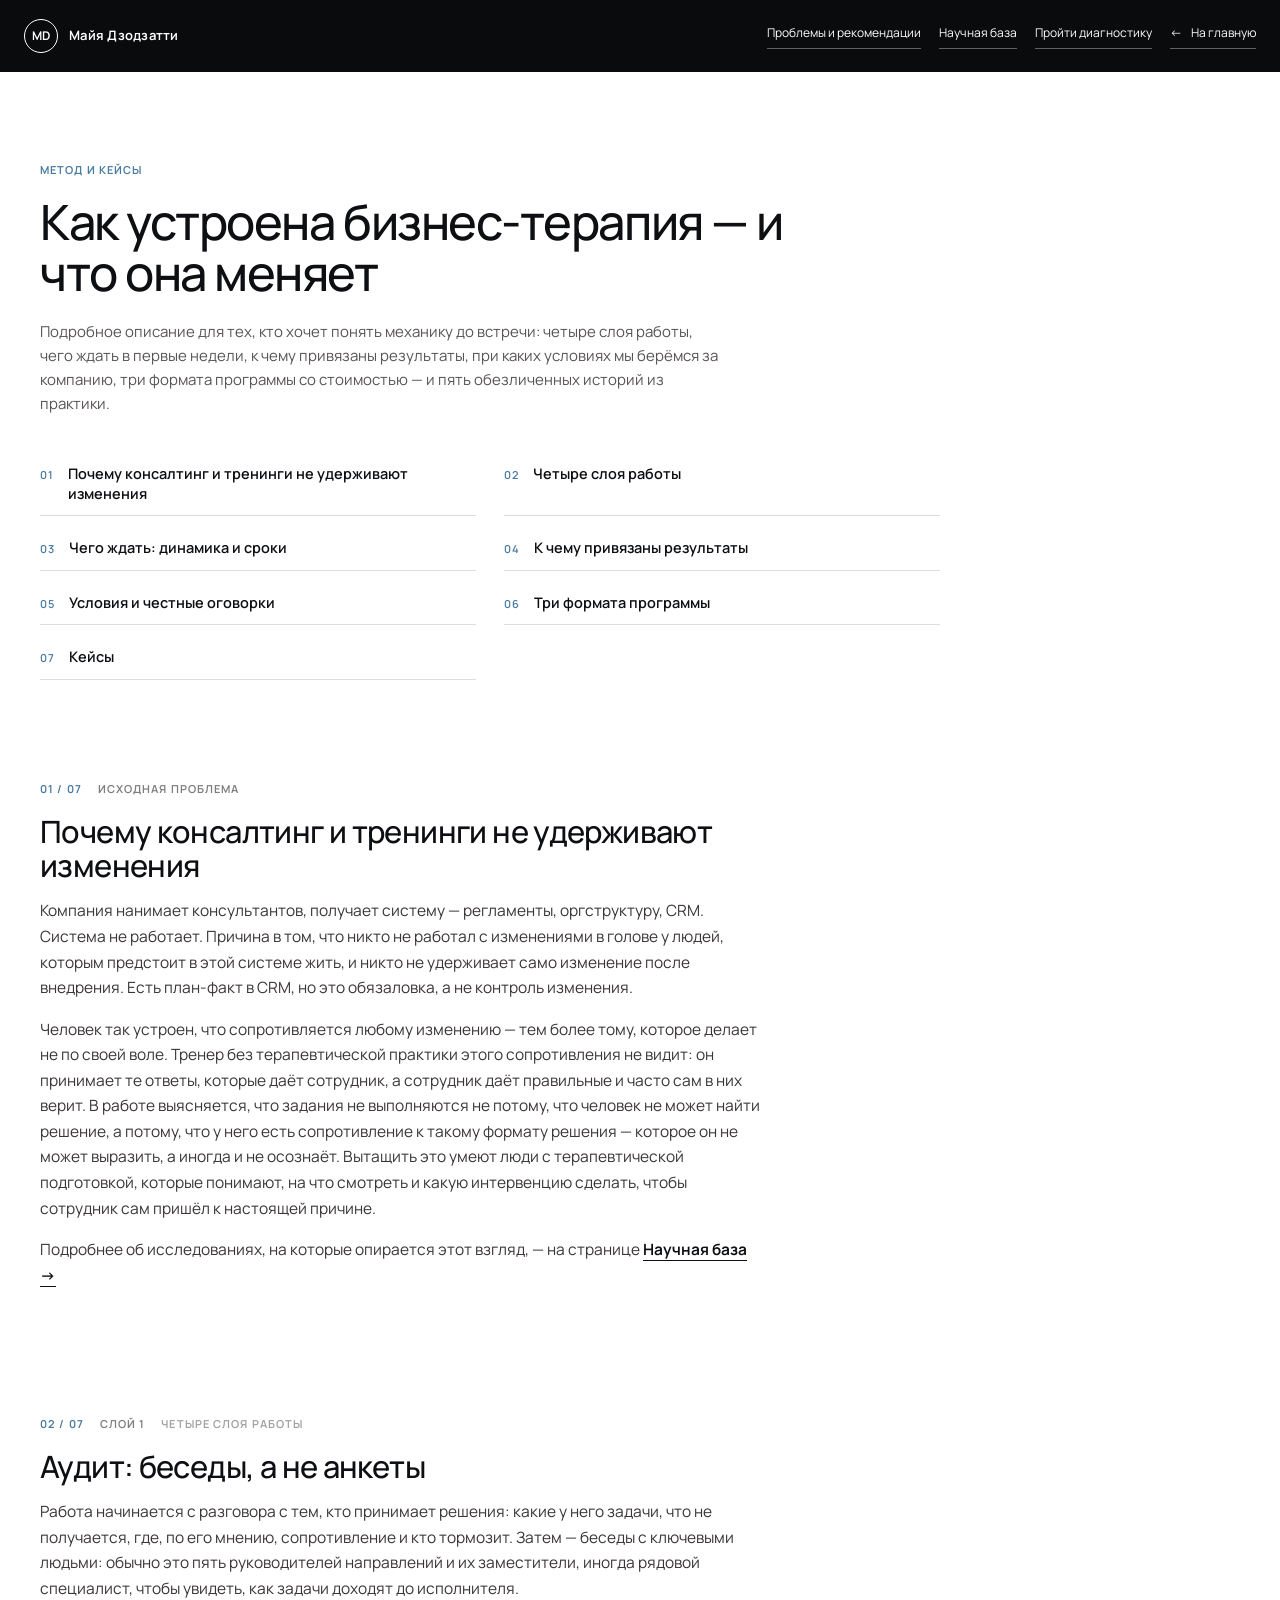
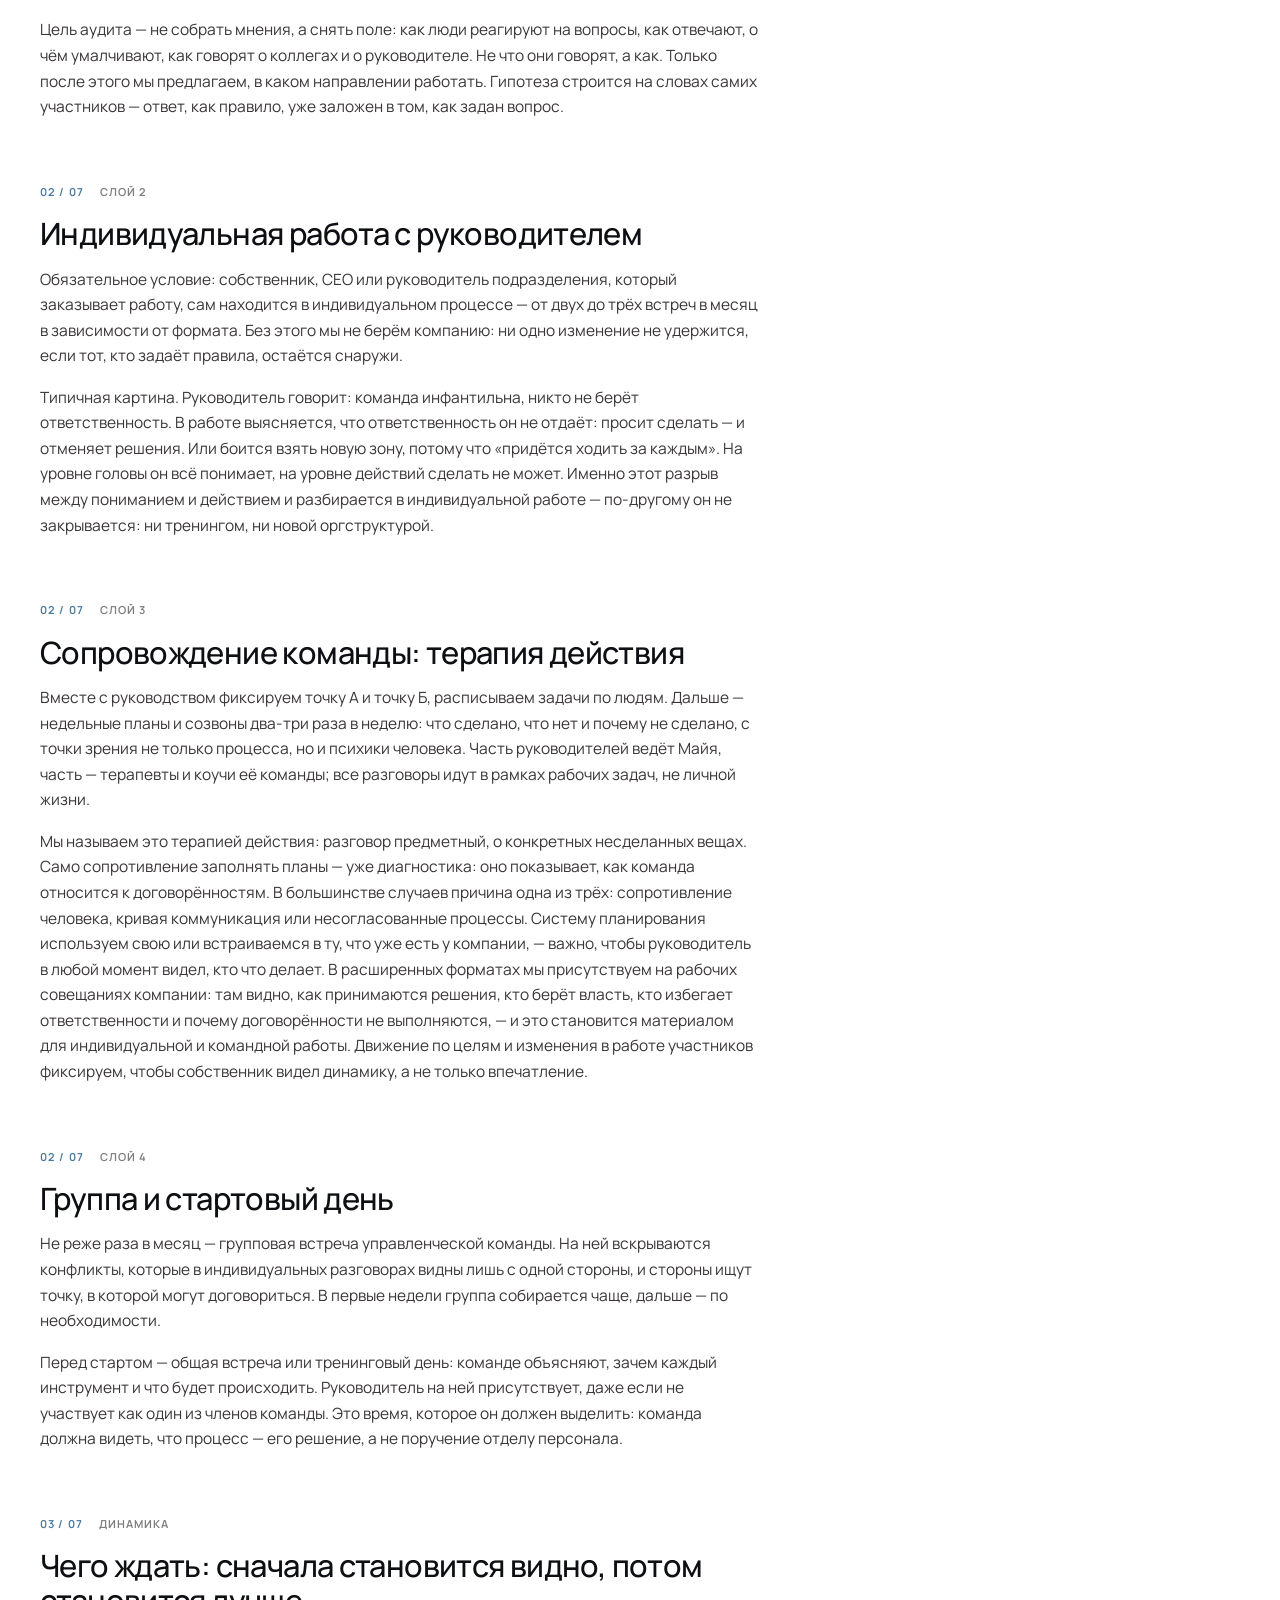
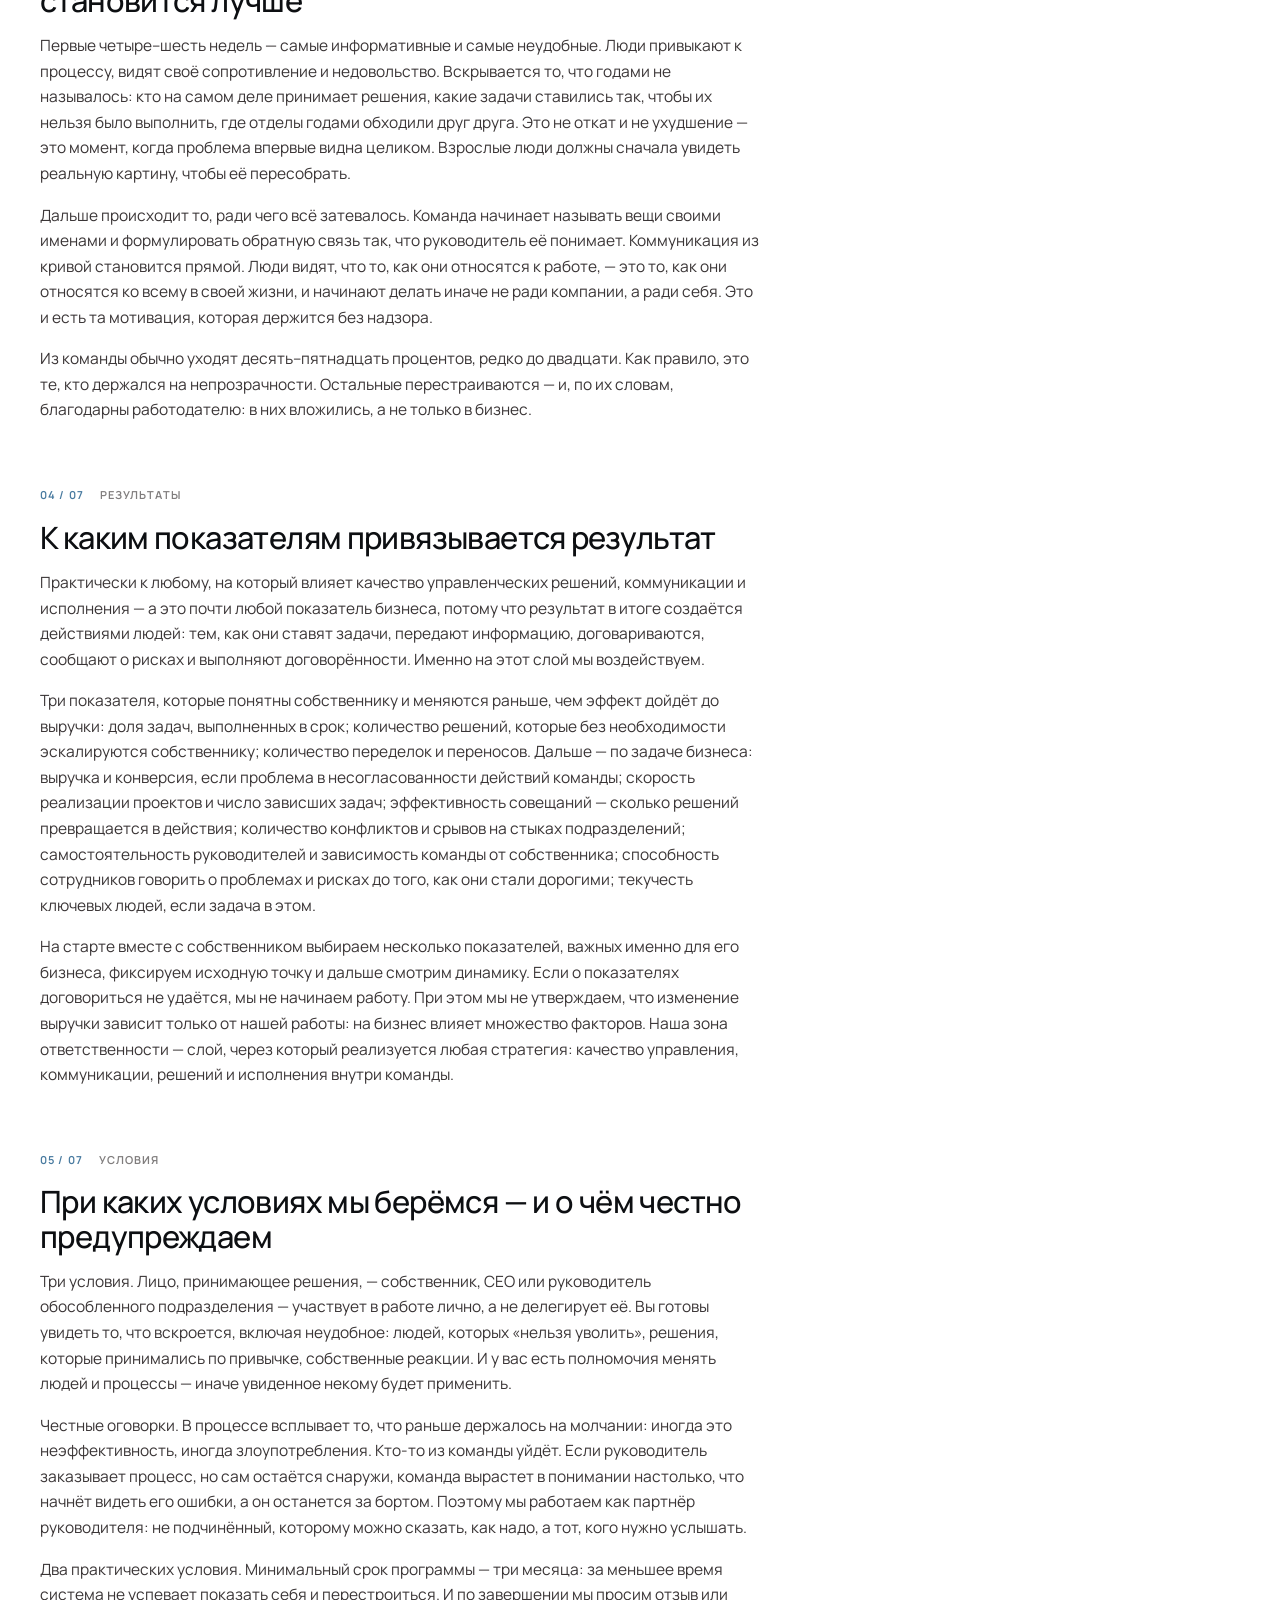
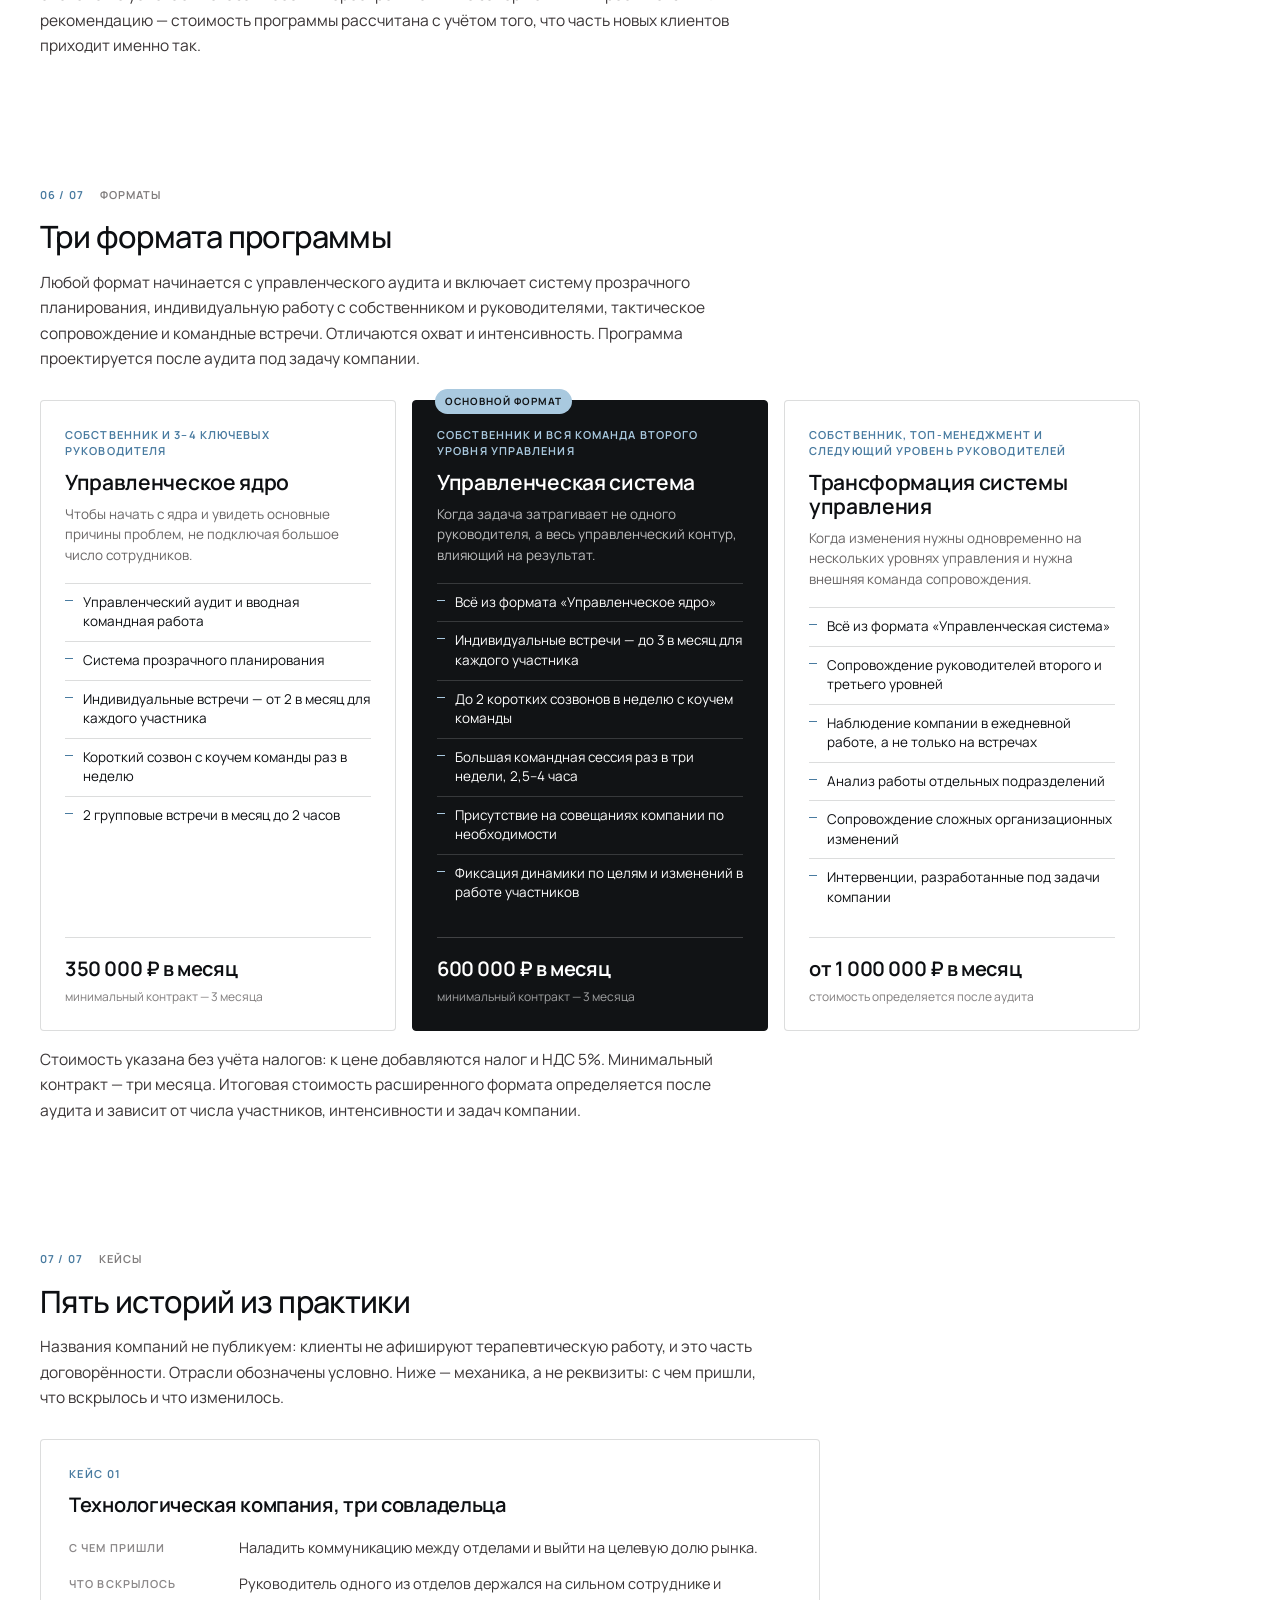
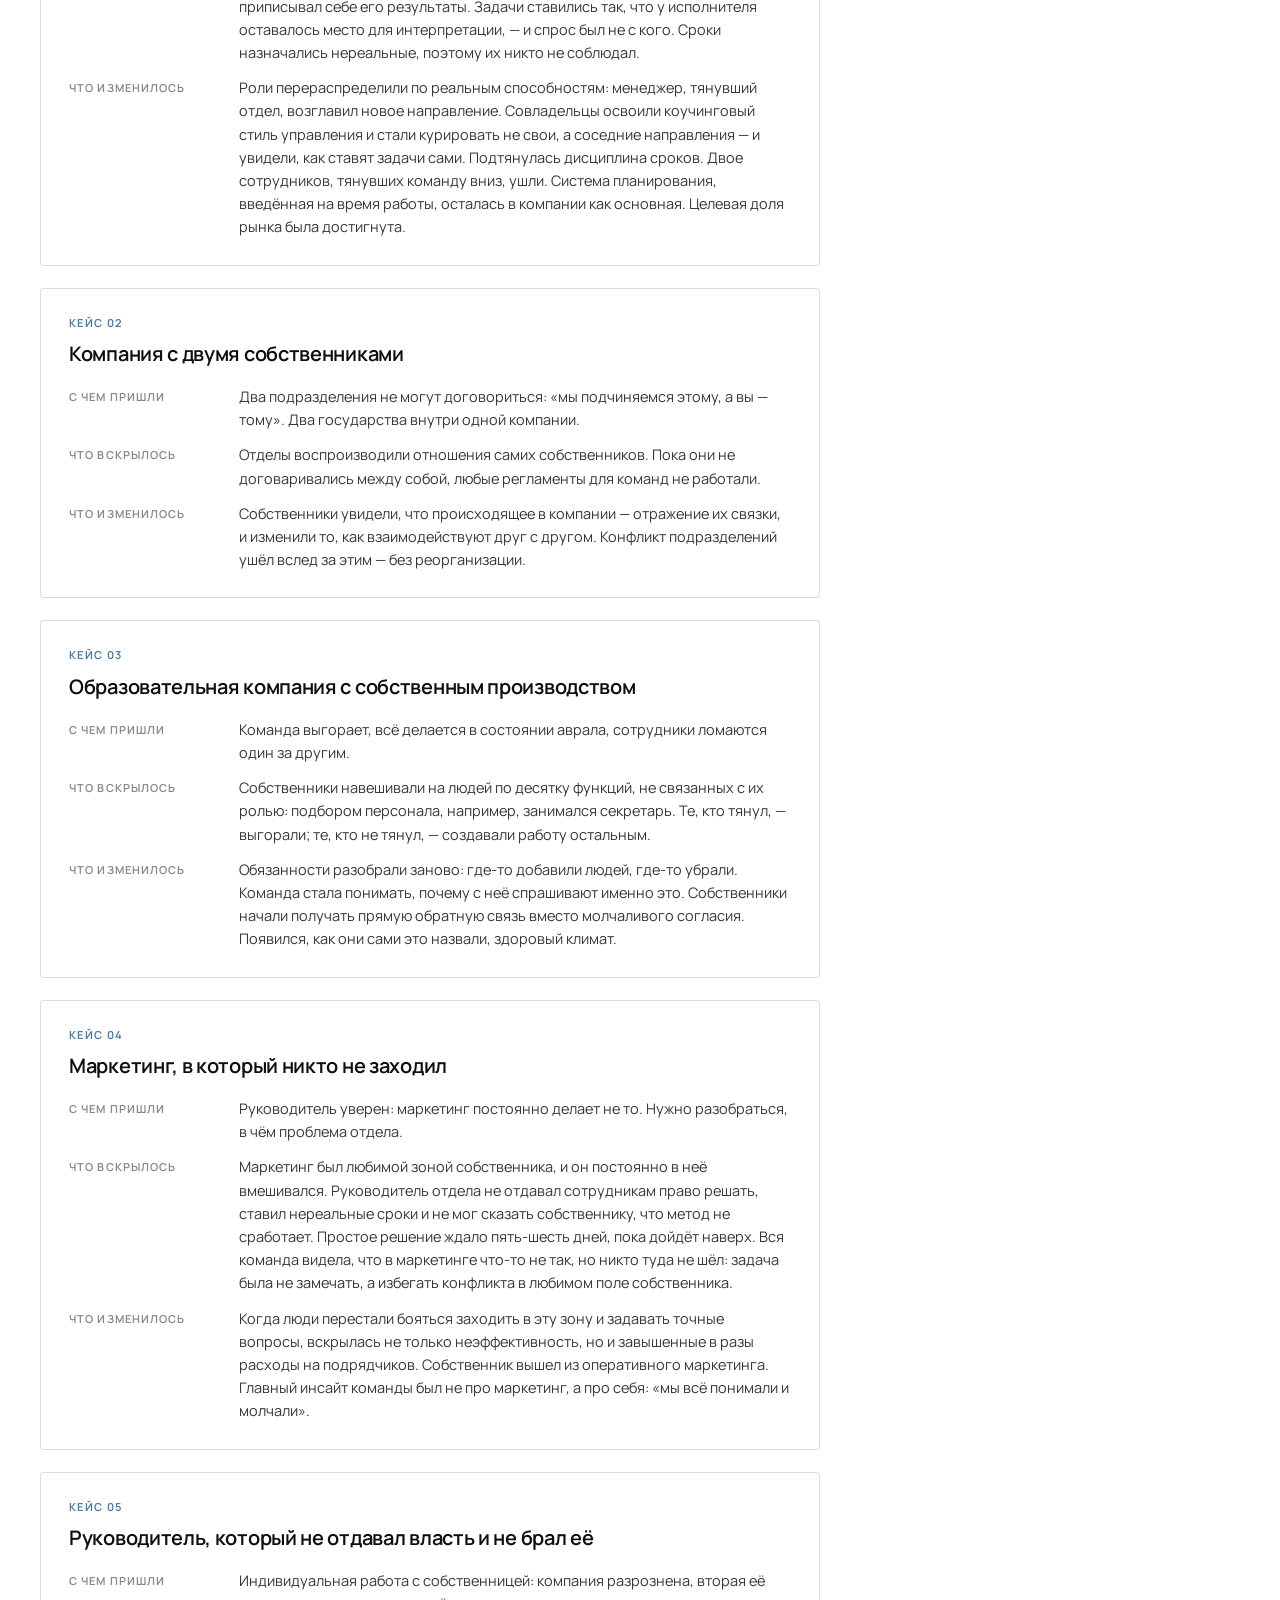
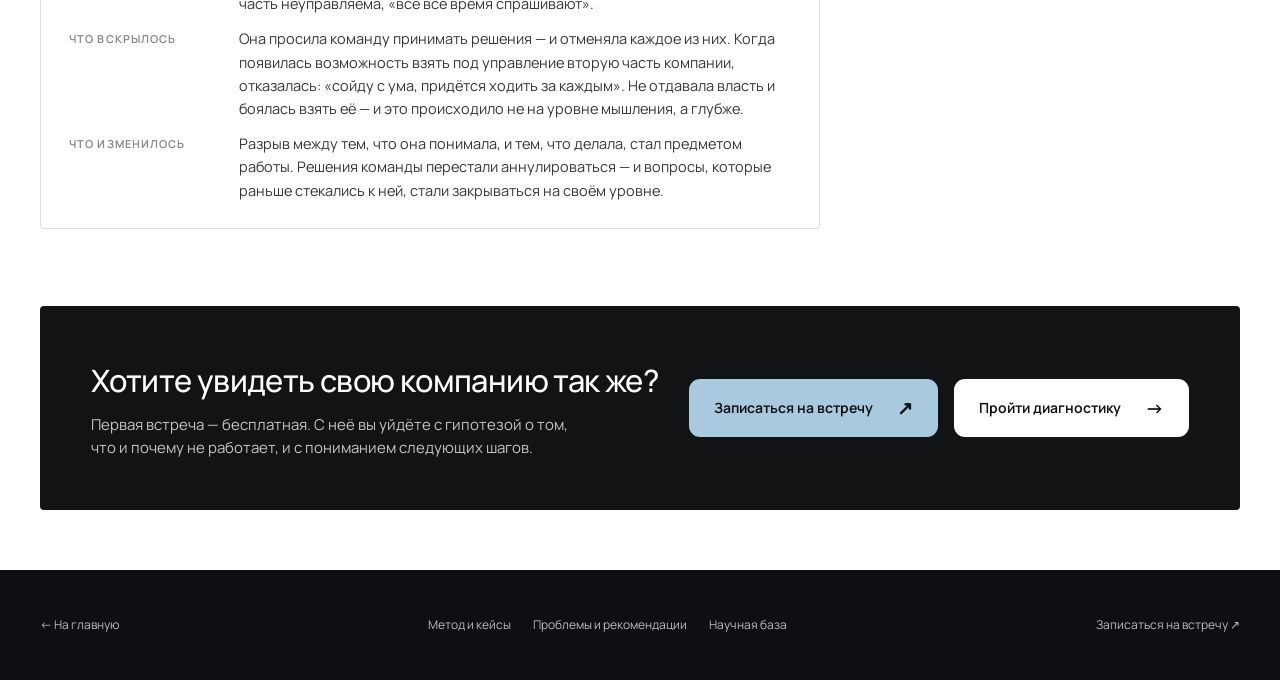
<file: v2/method/index.html>
<!DOCTYPE html><html lang="ru" data-theme="mono"><head><meta charSet="utf-8"/><meta name="viewport" content="width=device-width, initial-scale=1"/><link rel="stylesheet" href="/v2/_next/static/chunks/0vy211_gdit7x.css" data-precedence="next"/><link rel="preload" as="script" fetchPriority="low" href="/v2/_next/static/chunks/10~q.0d9085is.js"/><script src="/v2/_next/static/chunks/0-jnkxkmt1wuv.js" async=""></script><script src="/v2/_next/static/chunks/0iwgygx1r33.9.js" async=""></script><script src="/v2/_next/static/chunks/184q4_a702ypx.js" async=""></script><script src="/v2/_next/static/chunks/turbopack-0~jx.zeg5pmo~.js" async=""></script><script src="/v2/_next/static/chunks/0xxp8_ep7viu..js" async=""></script><script src="/v2/_next/static/chunks/0a.-0insocd6u.js" async=""></script><script src="/v2/_next/static/chunks/0gqn-2-7t6z3l.js" async=""></script><link rel="preload" href="https://fonts.googleapis.com/css2?family=Manrope:wght@400;500;600;650;700;800&amp;display=swap" as="style"/><link rel="preload" href="/v2/v2-overrides.css" as="style"/><link rel="preconnect" href="https://fonts.googleapis.com"/><link rel="preconnect" href="https://fonts.gstatic.com" crossorigin="anonymous"/><title>Метод и кейсы — бизнес-терапия Майи Дзодзатти</title><meta name="description" content="Как устроена бизнес-терапия: аудит, индивидуальная работа с руководителем, сопровождение команды, групповые встречи. Динамика, условия, результаты и обезличенные кейсы."/><link href="https://fonts.googleapis.com/css2?family=Manrope:wght@400;500;600;650;700;800&amp;display=swap" rel="stylesheet"/><link rel="stylesheet" href="/v2/v2-overrides.css"/><script src="/v2/_next/static/chunks/03~yq9q893hmn.js" noModule=""></script></head><body class="antialiased" style="--font-site-sans:&#x27;Manrope&#x27;"><div hidden=""><!--$--><!--/$--></div><main class="insights-page v2-sub"><header class="dx-header"><a class="brand" href="/v2/"><span class="brand-mark">MD</span><span>Майя Дзодзатти</span></a><div class="dx-header-actions"><a href="/v2/insights/">Проблемы и рекомендации</a><a href="/v2/science/">Научная база</a><a href="/v2/diagnostic/">Пройти диагностику</a><a href="/v2/">На главную <span>←</span></a></div></header><section class="insights-hero"><p class="section-index">Метод и кейсы</p><h1>Как устроена бизнес-терапия — и что она меняет</h1><p class="insights-lead">Подробное описание для тех, кто хочет понять механику до встречи: четыре слоя работы, чего ждать в первые недели, к чему привязаны результаты, при каких условиях мы берёмся за компанию, три формата программы со стоимостью — и пять обезличенных историй из практики.</p><nav class="insights-toc" aria-label="Содержание"><a href="#why"><span>01</span>Почему консалтинг и тренинги не удерживают изменения</a><a href="#layers"><span>02</span>Четыре слоя работы</a><a href="#dynamics"><span>03</span>Чего ждать: динамика и сроки</a><a href="#results"><span>04</span>К чему привязаны результаты</a><a href="#conditions"><span>05</span>Условия и честные оговорки</a><a href="#packages"><span>06</span>Три формата программы</a><a href="#cases"><span>07</span>Кейсы</a></nav></section><section class="insights-list"><article class="insight" id="why"><div class="insight-meta"><span>01 / 07</span><em>Исходная проблема</em></div><h2>Почему консалтинг и тренинги не удерживают изменения</h2><p>Компания нанимает консультантов, получает систему — регламенты, оргструктуру, CRM. Система не работает. Причина в том, что никто не работал с изменениями в голове у людей, которым предстоит в этой системе жить, и никто не удерживает само изменение после внедрения. Есть план-факт в CRM, но это обязаловка, а не контроль изменения.</p><p>Человек так устроен, что сопротивляется любому изменению — тем более тому, которое делает не по своей воле. Тренер без терапевтической практики этого сопротивления не видит: он принимает те ответы, которые даёт сотрудник, а сотрудник даёт правильные и часто сам в них верит. В работе выясняется, что задания не выполняются не потому, что человек не может найти решение, а потому, что у него есть сопротивление к такому формату решения — которое он не может выразить, а иногда и не осознаёт. Вытащить это умеют люди с терапевтической подготовкой, которые понимают, на что смотреть и какую интервенцию сделать, чтобы сотрудник сам пришёл к настоящей причине.</p><p class="insight-bridge">Подробнее об исследованиях, на которые опирается этот взгляд, — на странице <a href="/v2/science/">Научная база →</a></p></article><div id="layers" class="v2-anchor"></div><article class="insight" id="audit"><div class="insight-meta"><span>02 / 07</span><em>Слой 1</em><i>четыре слоя работы</i></div><h2>Аудит: беседы, а не анкеты</h2><p>Работа начинается с разговора с тем, кто принимает решения: какие у него задачи, что не получается, где, по его мнению, сопротивление и кто тормозит. Затем — беседы с ключевыми людьми: обычно это пять руководителей направлений и их заместители, иногда рядовой специалист, чтобы увидеть, как задачи доходят до исполнителя.</p><p>Цель аудита — не собрать мнения, а снять поле: как люди реагируют на вопросы, как отвечают, о чём умалчивают, как говорят о коллегах и о руководителе. Не что они говорят, а как. Только после этого мы предлагаем, в каком направлении работать. Гипотеза строится на словах самих участников — ответ, как правило, уже заложен в том, как задан вопрос.</p></article><article class="insight" id="owner"><div class="insight-meta"><span>02 / 07</span><em>Слой 2</em></div><h2>Индивидуальная работа с руководителем</h2><p>Обязательное условие: собственник, CEO или руководитель подразделения, который заказывает работу, сам находится в индивидуальном процессе — от двух до трёх встреч в месяц в зависимости от формата. Без этого мы не берём компанию: ни одно изменение не удержится, если тот, кто задаёт правила, остаётся снаружи.</p><p>Типичная картина. Руководитель говорит: команда инфантильна, никто не берёт ответственность. В работе выясняется, что ответственность он не отдаёт: просит сделать — и отменяет решения. Или боится взять новую зону, потому что «придётся ходить за каждым». На уровне головы он всё понимает, на уровне действий сделать не может. Именно этот разрыв между пониманием и действием и разбирается в индивидуальной работе — по-другому он не закрывается: ни тренингом, ни новой оргструктурой.</p></article><article class="insight" id="team"><div class="insight-meta"><span>02 / 07</span><em>Слой 3</em></div><h2>Сопровождение команды: терапия действия</h2><p>Вместе с руководством фиксируем точку А и точку Б, расписываем задачи по людям. Дальше — недельные планы и созвоны два-три раза в неделю: что сделано, что нет и почему не сделано, с точки зрения не только процесса, но и психики человека. Часть руководителей ведёт Майя, часть — терапевты и коучи её команды; все разговоры идут в рамках рабочих задач, не личной жизни.</p><p>Мы называем это терапией действия: разговор предметный, о конкретных несделанных вещах. Само сопротивление заполнять планы — уже диагностика: оно показывает, как команда относится к договорённостям. В большинстве случаев причина одна из трёх: сопротивление человека, кривая коммуникация или несогласованные процессы. Систему планирования используем свою или встраиваемся в ту, что уже есть у компании, — важно, чтобы руководитель в любой момент видел, кто что делает. В расширенных форматах мы присутствуем на рабочих совещаниях компании: там видно, как принимаются решения, кто берёт власть, кто избегает ответственности и почему договорённости не выполняются, — и это становится материалом для индивидуальной и командной работы. Движение по целям и изменения в работе участников фиксируем, чтобы собственник видел динамику, а не только впечатление.</p></article><article class="insight" id="group"><div class="insight-meta"><span>02 / 07</span><em>Слой 4</em></div><h2>Группа и стартовый день</h2><p>Не реже раза в месяц — групповая встреча управленческой команды. На ней вскрываются конфликты, которые в индивидуальных разговорах видны лишь с одной стороны, и стороны ищут точку, в которой могут договориться. В первые недели группа собирается чаще, дальше — по необходимости.</p><p>Перед стартом — общая встреча или тренинговый день: команде объясняют, зачем каждый инструмент и что будет происходить. Руководитель на ней присутствует, даже если не участвует как один из членов команды. Это время, которое он должен выделить: команда должна видеть, что процесс — его решение, а не поручение отделу персонала.</p></article><article class="insight" id="dynamics"><div class="insight-meta"><span>03 / 07</span><em>Динамика</em></div><h2>Чего ждать: сначала становится видно, потом становится лучше</h2><p>Первые четыре–шесть недель — самые информативные и самые неудобные. Люди привыкают к процессу, видят своё сопротивление и недовольство. Вскрывается то, что годами не называлось: кто на самом деле принимает решения, какие задачи ставились так, чтобы их нельзя было выполнить, где отделы годами обходили друг друга. Это не откат и не ухудшение — это момент, когда проблема впервые видна целиком. Взрослые люди должны сначала увидеть реальную картину, чтобы её пересобрать.</p><p>Дальше происходит то, ради чего всё затевалось. Команда начинает называть вещи своими именами и формулировать обратную связь так, что руководитель её понимает. Коммуникация из кривой становится прямой. Люди видят, что то, как они относятся к работе, — это то, как они относятся ко всему в своей жизни, и начинают делать иначе не ради компании, а ради себя. Это и есть та мотивация, которая держится без надзора.</p><p>Из команды обычно уходят десять–пятнадцать процентов, редко до двадцати. Как правило, это те, кто держался на непрозрачности. Остальные перестраиваются — и, по их словам, благодарны работодателю: в них вложились, а не только в бизнес.</p></article><article class="insight" id="results"><div class="insight-meta"><span>04 / 07</span><em>Результаты</em></div><h2>К каким показателям привязывается результат</h2><p>Практически к любому, на который влияет качество управленческих решений, коммуникации и исполнения — а это почти любой показатель бизнеса, потому что результат в итоге создаётся действиями людей: тем, как они ставят задачи, передают информацию, договариваются, сообщают о рисках и выполняют договорённости. Именно на этот слой мы воздействуем.</p><p>Три показателя, которые понятны собственнику и меняются раньше, чем эффект дойдёт до выручки: доля задач, выполненных в срок; количество решений, которые без необходимости эскалируются собственнику; количество переделок и переносов. Дальше — по задаче бизнеса: выручка и конверсия, если проблема в несогласованности действий команды; скорость реализации проектов и число зависших задач; эффективность совещаний — сколько решений превращается в действия; количество конфликтов и срывов на стыках подразделений; самостоятельность руководителей и зависимость команды от собственника; способность сотрудников говорить о проблемах и рисках до того, как они стали дорогими; текучесть ключевых людей, если задача в этом.</p><p>На старте вместе с собственником выбираем несколько показателей, важных именно для его бизнеса, фиксируем исходную точку и дальше смотрим динамику. Если о показателях договориться не удаётся, мы не начинаем работу. При этом мы не утверждаем, что изменение выручки зависит только от нашей работы: на бизнес влияет множество факторов. Наша зона ответственности — слой, через который реализуется любая стратегия: качество управления, коммуникации, решений и исполнения внутри команды.</p></article><article class="insight" id="conditions"><div class="insight-meta"><span>05 / 07</span><em>Условия</em></div><h2>При каких условиях мы берёмся — и о чём честно предупреждаем</h2><p>Три условия. Лицо, принимающее решения, — собственник, CEO или руководитель обособленного подразделения — участвует в работе лично, а не делегирует её. Вы готовы увидеть то, что вскроется, включая неудобное: людей, которых «нельзя уволить», решения, которые принимались по привычке, собственные реакции. И у вас есть полномочия менять людей и процессы — иначе увиденное некому будет применить.</p><p>Честные оговорки. В процессе всплывает то, что раньше держалось на молчании: иногда это неэффективность, иногда злоупотребления. Кто-то из команды уйдёт. Если руководитель заказывает процесс, но сам остаётся снаружи, команда вырастет в понимании настолько, что начнёт видеть его ошибки, а он останется за бортом. Поэтому мы работаем как партнёр руководителя: не подчинённый, которому можно сказать, как надо, а тот, кого нужно услышать.</p><p>Два практических условия. Минимальный срок программы — три месяца: за меньшее время система не успевает показать себя и перестроиться. И по завершении мы просим отзыв или рекомендацию — стоимость программы рассчитана с учётом того, что часть новых клиентов приходит именно так.</p></article><div id="packages" class="v2-anchor"></div><article class="insight"><div class="insight-meta"><span>06 / 07</span><em>Форматы</em></div><h2>Три формата программы</h2><p>Любой формат начинается с управленческого аудита и включает систему прозрачного планирования, индивидуальную работу с собственником и руководителями, тактическое сопровождение и командные встречи. Отличаются охват и интенсивность. Программа проектируется после аудита под задачу компании.</p><div class="v2-packages"><section class="v2-package"><small>Собственник и 3–4 ключевых руководителя</small><h3>Управленческое ядро</h3><p class="v2-package-fit">Чтобы начать с ядра и увидеть основные причины проблем, не подключая большое число сотрудников.</p><ul><li>Управленческий аудит и вводная командная работа</li><li>Система прозрачного планирования</li><li>Индивидуальные встречи — от 2 в месяц для каждого участника</li><li>Короткий созвон с коучем команды раз в неделю</li><li>2 групповые встречи в месяц до 2 часов</li></ul><div class="v2-package-price"><strong>350 000 ₽ в месяц</strong><span>минимальный контракт — 3 месяца</span></div></section><section class="v2-package is-main"><span class="v2-package-badge">Основной формат</span><small>Собственник и вся команда второго уровня управления</small><h3>Управленческая система</h3><p class="v2-package-fit">Когда задача затрагивает не одного руководителя, а весь управленческий контур, влияющий на результат.</p><ul><li>Всё из формата «Управленческое ядро»</li><li>Индивидуальные встречи — до 3 в месяц для каждого участника</li><li>До 2 коротких созвонов в неделю с коучем команды</li><li>Большая командная сессия раз в три недели, 2,5–4 часа</li><li>Присутствие на совещаниях компании по необходимости</li><li>Фиксация динамики по целям и изменений в работе участников</li></ul><div class="v2-package-price"><strong>600 000 ₽ в месяц</strong><span>минимальный контракт — 3 месяца</span></div></section><section class="v2-package"><small>Собственник, топ-менеджмент и следующий уровень руководителей</small><h3>Трансформация системы управления</h3><p class="v2-package-fit">Когда изменения нужны одновременно на нескольких уровнях управления и нужна внешняя команда сопровождения.</p><ul><li>Всё из формата «Управленческая система»</li><li>Сопровождение руководителей второго и третьего уровней</li><li>Наблюдение компании в ежедневной работе, а не только на встречах</li><li>Анализ работы отдельных подразделений</li><li>Сопровождение сложных организационных изменений</li><li>Интервенции, разработанные под задачи компании</li></ul><div class="v2-package-price"><strong>от 1 000 000 ₽ в месяц</strong><span>стоимость определяется после аудита</span></div></section></div><p class="v2-package-note">Стоимость указана без учёта налогов: к цене добавляются налог и НДС 5%. Минимальный контракт — три месяца. Итоговая стоимость расширенного формата определяется после аудита и зависит от числа участников, интенсивности и задач компании.</p></article><div id="cases" class="v2-anchor"></div><article class="insight"><div class="insight-meta"><span>07 / 07</span><em>Кейсы</em></div><h2>Пять историй из практики</h2><p>Названия компаний не публикуем: клиенты не афишируют терапевтическую работу, и это часть договорённости. Отрасли обозначены условно. Ниже — механика, а не реквизиты: с чем пришли, что вскрылось и что изменилось.</p><div class="v2-cases"><section class="v2-case"><small>Кейс 0<!-- -->1</small><h3>Технологическая компания, три совладельца</h3><dl><dt>С чем пришли</dt><dd>Наладить коммуникацию между отделами и выйти на целевую долю рынка.</dd><dt>Что вскрылось</dt><dd>Руководитель одного из отделов держался на сильном сотруднике и приписывал себе его результаты. Задачи ставились так, что у исполнителя оставалось место для интерпретации, — и спрос был не с кого. Сроки назначались нереальные, поэтому их никто не соблюдал.</dd><dt>Что изменилось</dt><dd>Роли перераспределили по реальным способностям: менеджер, тянувший отдел, возглавил новое направление. Совладельцы освоили коучинговый стиль управления и стали курировать не свои, а соседние направления — и увидели, как ставят задачи сами. Подтянулась дисциплина сроков. Двое сотрудников, тянувших команду вниз, ушли. Система планирования, введённая на время работы, осталась в компании как основная. Целевая доля рынка была достигнута.</dd></dl></section><section class="v2-case"><small>Кейс 0<!-- -->2</small><h3>Компания с двумя собственниками</h3><dl><dt>С чем пришли</dt><dd>Два подразделения не могут договориться: «мы подчиняемся этому, а вы — тому». Два государства внутри одной компании.</dd><dt>Что вскрылось</dt><dd>Отделы воспроизводили отношения самих собственников. Пока они не договаривались между собой, любые регламенты для команд не работали.</dd><dt>Что изменилось</dt><dd>Собственники увидели, что происходящее в компании — отражение их связки, и изменили то, как взаимодействуют друг с другом. Конфликт подразделений ушёл вслед за этим — без реорганизации.</dd></dl></section><section class="v2-case"><small>Кейс 0<!-- -->3</small><h3>Образовательная компания с собственным производством</h3><dl><dt>С чем пришли</dt><dd>Команда выгорает, всё делается в состоянии аврала, сотрудники ломаются один за другим.</dd><dt>Что вскрылось</dt><dd>Собственники навешивали на людей по десятку функций, не связанных с их ролью: подбором персонала, например, занимался секретарь. Те, кто тянул, — выгорали; те, кто не тянул, — создавали работу остальным.</dd><dt>Что изменилось</dt><dd>Обязанности разобрали заново: где-то добавили людей, где-то убрали. Команда стала понимать, почему с неё спрашивают именно это. Собственники начали получать прямую обратную связь вместо молчаливого согласия. Появился, как они сами это назвали, здоровый климат.</dd></dl></section><section class="v2-case"><small>Кейс 0<!-- -->4</small><h3>Маркетинг, в который никто не заходил</h3><dl><dt>С чем пришли</dt><dd>Руководитель уверен: маркетинг постоянно делает не то. Нужно разобраться, в чём проблема отдела.</dd><dt>Что вскрылось</dt><dd>Маркетинг был любимой зоной собственника, и он постоянно в неё вмешивался. Руководитель отдела не отдавал сотрудникам право решать, ставил нереальные сроки и не мог сказать собственнику, что метод не сработает. Простое решение ждало пять-шесть дней, пока дойдёт наверх. Вся команда видела, что в маркетинге что-то не так, но никто туда не шёл: задача была не замечать, а избегать конфликта в любимом поле собственника.</dd><dt>Что изменилось</dt><dd>Когда люди перестали бояться заходить в эту зону и задавать точные вопросы, вскрылась не только неэффективность, но и завышенные в разы расходы на подрядчиков. Собственник вышел из оперативного маркетинга. Главный инсайт команды был не про маркетинг, а про себя: «мы всё понимали и молчали».</dd></dl></section><section class="v2-case"><small>Кейс 0<!-- -->5</small><h3>Руководитель, который не отдавал власть и не брал её</h3><dl><dt>С чем пришли</dt><dd>Индивидуальная работа с собственницей: компания разрознена, вторая её часть неуправляема, «все всё время спрашивают».</dd><dt>Что вскрылось</dt><dd>Она просила команду принимать решения — и отменяла каждое из них. Когда появилась возможность взять под управление вторую часть компании, отказалась: «сойду с ума, придётся ходить за каждым». Не отдавала власть и боялась взять её — и это происходило не на уровне мышления, а глубже.</dd><dt>Что изменилось</dt><dd>Разрыв между тем, что она понимала, и тем, что делала, стал предметом работы. Решения команды перестали аннулироваться — и вопросы, которые раньше стекались к ней, стали закрываться на своём уровне.</dd></dl></section></div></article></section><section class="insights-cta"><div><h2>Хотите увидеть свою компанию так же?</h2><p>Первая встреча — бесплатная. С неё вы уйдёте с гипотезой о том, что и почему не работает, и с пониманием следующих шагов.</p></div><div class="insights-cta-actions"><a class="button button-accent" href="https://t.me/valeria_preuss?text=%D0%97%D0%B4%D1%80%D0%B0%D0%B2%D1%81%D1%82%D0%B2%D1%83%D0%B9%D1%82%D0%B5%21%20%D0%A5%D0%BE%D1%87%D1%83%20%D0%B7%D0%B0%D0%BF%D0%B8%D1%81%D0%B0%D1%82%D1%8C%D1%81%D1%8F%20%D0%BD%D0%B0%20%D0%BF%D0%B5%D1%80%D0%B2%D0%B8%D1%87%D0%BD%D1%83%D1%8E%20%D0%BA%D0%BE%D0%BD%D1%81%D1%83%D0%BB%D1%8C%D1%82%D0%B0%D1%86%D0%B8%D1%8E%20%D0%BA%20%D0%9C%D0%B0%D0%B9%D0%B5%20%D0%94%D0%B7%D0%BE%D0%B4%D0%B7%D0%B0%D1%82%D1%82%D0%B8.%20%D0%9F%D0%BE%D0%B4%D1%81%D0%BA%D0%B0%D0%B6%D0%B8%D1%82%D0%B5%2C%20%D0%BF%D0%BE%D0%B6%D0%B0%D0%BB%D1%83%D0%B9%D1%81%D1%82%D0%B0%2C%20%D0%B4%D0%BE%D1%81%D1%82%D1%83%D0%BF%D0%BD%D0%BE%D0%B5%20%D0%B2%D1%80%D0%B5%D0%BC%D1%8F%20%D0%B4%D0%BB%D1%8F%20%D0%B7%D0%B0%D0%BF%D0%B8%D1%81%D0%B8." target="_blank" rel="noreferrer">Записаться на встречу <span>↗</span></a><a class="button button-light" href="/v2/diagnostic/">Пройти диагностику <span>→</span></a></div></section><footer class="dx-footer"><a href="/v2/">← На главную</a><span class="dx-footer-links"><a href="/v2/method/">Метод и кейсы</a><a href="/v2/insights/">Проблемы и рекомендации</a><a href="/v2/science/">Научная база</a></span><a href="https://t.me/valeria_preuss?text=%D0%97%D0%B4%D1%80%D0%B0%D0%B2%D1%81%D1%82%D0%B2%D1%83%D0%B9%D1%82%D0%B5%21%20%D0%A5%D0%BE%D1%87%D1%83%20%D0%B7%D0%B0%D0%BF%D0%B8%D1%81%D0%B0%D1%82%D1%8C%D1%81%D1%8F%20%D0%BD%D0%B0%20%D0%BF%D0%B5%D1%80%D0%B2%D0%B8%D1%87%D0%BD%D1%83%D1%8E%20%D0%BA%D0%BE%D0%BD%D1%81%D1%83%D0%BB%D1%8C%D1%82%D0%B0%D1%86%D0%B8%D1%8E%20%D0%BA%20%D0%9C%D0%B0%D0%B9%D0%B5%20%D0%94%D0%B7%D0%BE%D0%B4%D0%B7%D0%B0%D1%82%D1%82%D0%B8.%20%D0%9F%D0%BE%D0%B4%D1%81%D0%BA%D0%B0%D0%B6%D0%B8%D1%82%D0%B5%2C%20%D0%BF%D0%BE%D0%B6%D0%B0%D0%BB%D1%83%D0%B9%D1%81%D1%82%D0%B0%2C%20%D0%B4%D0%BE%D1%81%D1%82%D1%83%D0%BF%D0%BD%D0%BE%D0%B5%20%D0%B2%D1%80%D0%B5%D0%BC%D1%8F%20%D0%B4%D0%BB%D1%8F%20%D0%B7%D0%B0%D0%BF%D0%B8%D1%81%D0%B8." target="_blank" rel="noreferrer">Записаться на встречу ↗</a></footer></main><!--$--><!--/$--><script src="/v2/_next/static/chunks/10~q.0d9085is.js" id="_R_" async=""></script><script>(self.__next_f=self.__next_f||[]).push([0])</script><script>self.__next_f.push([1,"1:\"$Sreact.fragment\"\n2:I[81868,[\"/v2/_next/static/chunks/0xxp8_ep7viu..js\",\"/v2/_next/static/chunks/0a.-0insocd6u.js\"],\"default\"]\n3:I[36986,[\"/v2/_next/static/chunks/0xxp8_ep7viu..js\",\"/v2/_next/static/chunks/0a.-0insocd6u.js\"],\"default\"]\n4:I[89237,[\"/v2/_next/static/chunks/0xxp8_ep7viu..js\",\"/v2/_next/static/chunks/0a.-0insocd6u.js\",\"/v2/_next/static/chunks/0gqn-2-7t6z3l.js\"],\"\"]\nd:I[73995,[\"/v2/_next/static/chunks/0xxp8_ep7viu..js\",\"/v2/_next/static/chunks/0a.-0insocd6u.js\"],\"default\",1]\n:HL[\"/v2/_next/static/chunks/0vy211_gdit7x.css\",\"style\"]\n:HL[\"https://fonts.googleapis.com/css2?family=Manrope:wght@400;500;600;650;700;800\u0026display=swap\",\"style\"]\n:HL[\"/v2/v2-overrides.css\",\"style\"]\n"])</script><script>self.__next_f.push([1,"0:{\"P\":null,\"c\":[\"\",\"method\",\"\"],\"q\":\"\",\"i\":false,\"f\":[[[\"\",{\"children\":[\"method\",{\"children\":[\"__PAGE__\",{}]}]},\"$undefined\",\"$undefined\",16],[[\"$\",\"$1\",\"c\",{\"children\":[[[\"$\",\"link\",\"0\",{\"rel\":\"stylesheet\",\"href\":\"/v2/_next/static/chunks/0vy211_gdit7x.css\",\"precedence\":\"next\",\"crossOrigin\":\"$undefined\",\"nonce\":\"$undefined\"}],[\"$\",\"script\",\"script-0\",{\"src\":\"/v2/_next/static/chunks/0xxp8_ep7viu..js\",\"async\":true,\"nonce\":\"$undefined\"}],[\"$\",\"script\",\"script-1\",{\"src\":\"/v2/_next/static/chunks/0a.-0insocd6u.js\",\"async\":true,\"nonce\":\"$undefined\"}]],[\"$\",\"html\",null,{\"lang\":\"ru\",\"data-theme\":\"mono\",\"children\":[[\"$\",\"head\",null,{\"children\":[[\"$\",\"link\",null,{\"rel\":\"preconnect\",\"href\":\"https://fonts.googleapis.com\"}],[\"$\",\"link\",null,{\"rel\":\"preconnect\",\"href\":\"https://fonts.gstatic.com\",\"crossOrigin\":\"anonymous\"}],[\"$\",\"link\",null,{\"href\":\"https://fonts.googleapis.com/css2?family=Manrope:wght@400;500;600;650;700;800\u0026display=swap\",\"rel\":\"stylesheet\"}],[\"$\",\"link\",null,{\"rel\":\"stylesheet\",\"href\":\"/v2/v2-overrides.css\"}]]}],[\"$\",\"body\",null,{\"className\":\"antialiased\",\"style\":{\"--font-site-sans\":\"'Manrope'\"},\"children\":[\"$\",\"$L2\",null,{\"parallelRouterKey\":\"children\",\"error\":\"$undefined\",\"errorStyles\":\"$undefined\",\"errorScripts\":\"$undefined\",\"template\":[\"$\",\"$L3\",null,{}],\"templateStyles\":\"$undefined\",\"templateScripts\":\"$undefined\",\"notFound\":[[[\"$\",\"title\",null,{\"children\":\"404: This page could not be found.\"}],[\"$\",\"div\",null,{\"style\":{\"fontFamily\":\"system-ui,\\\"Segoe UI\\\",Roboto,Helvetica,Arial,sans-serif,\\\"Apple Color Emoji\\\",\\\"Segoe UI Emoji\\\"\",\"height\":\"100vh\",\"textAlign\":\"center\",\"display\":\"flex\",\"flexDirection\":\"column\",\"alignItems\":\"center\",\"justifyContent\":\"center\"},\"children\":[\"$\",\"div\",null,{\"children\":[[\"$\",\"style\",null,{\"dangerouslySetInnerHTML\":{\"__html\":\"body{color:#000;background:#fff;margin:0}.next-error-h1{border-right:1px solid rgba(0,0,0,.3)}@media (prefers-color-scheme:dark){body{color:#fff;background:#000}.next-error-h1{border-right:1px solid rgba(255,255,255,.3)}}\"}}],[\"$\",\"h1\",null,{\"className\":\"next-error-h1\",\"style\":{\"display\":\"inline-block\",\"margin\":\"0 20px 0 0\",\"padding\":\"0 23px 0 0\",\"fontSize\":24,\"fontWeight\":500,\"verticalAlign\":\"top\",\"lineHeight\":\"49px\"},\"children\":404}],[\"$\",\"div\",null,{\"style\":{\"display\":\"inline-block\"},\"children\":[\"$\",\"h2\",null,{\"style\":{\"fontSize\":14,\"fontWeight\":400,\"lineHeight\":\"49px\",\"margin\":0},\"children\":\"This page could not be found.\"}]}]]}]}]],[]],\"forbidden\":\"$undefined\",\"unauthorized\":\"$undefined\"}]}]]}]]}],{\"children\":[[\"$\",\"$1\",\"c\",{\"children\":[null,[\"$\",\"$L2\",null,{\"parallelRouterKey\":\"children\",\"error\":\"$undefined\",\"errorStyles\":\"$undefined\",\"errorScripts\":\"$undefined\",\"template\":[\"$\",\"$L3\",null,{}],\"templateStyles\":\"$undefined\",\"templateScripts\":\"$undefined\",\"notFound\":\"$undefined\",\"forbidden\":\"$undefined\",\"unauthorized\":\"$undefined\"}]]}],{\"children\":[[\"$\",\"$1\",\"c\",{\"children\":[[\"$\",\"main\",null,{\"className\":\"insights-page v2-sub\",\"children\":[[\"$\",\"header\",null,{\"className\":\"dx-header\",\"children\":[[\"$\",\"$L4\",null,{\"className\":\"brand\",\"href\":\"/\",\"children\":[[\"$\",\"span\",null,{\"className\":\"brand-mark\",\"children\":\"MD\"}],[\"$\",\"span\",null,{\"children\":\"Майя Дзодзатти\"}]]}],[\"$\",\"div\",null,{\"className\":\"dx-header-actions\",\"children\":[false,[\"$\",\"$L4\",null,{\"href\":\"/insights\",\"children\":\"Проблемы и рекомендации\"}],[\"$\",\"$L4\",null,{\"href\":\"/science\",\"children\":\"Научная база\"}],[\"$\",\"$L4\",null,{\"href\":\"/diagnostic\",\"children\":\"Пройти диагностику\"}],[\"$\",\"$L4\",null,{\"href\":\"/\",\"children\":[\"На главную \",[\"$\",\"span\",null,{\"children\":\"←\"}]]}]]}]]}],[\"$\",\"section\",null,{\"className\":\"insights-hero\",\"children\":[[\"$\",\"p\",null,{\"className\":\"section-index\",\"children\":\"Метод и кейсы\"}],[\"$\",\"h1\",null,{\"children\":\"Как устроена бизнес-терапия — и что она меняет\"}],[\"$\",\"p\",null,{\"className\":\"insights-lead\",\"children\":\"Подробное описание для тех, кто хочет понять механику до встречи: четыре слоя работы, чего ждать в первые недели, к чему привязаны результаты, при каких условиях мы берёмся за компанию, три формата программы со стоимостью — и пять обезличенных историй из практики.\"}],[\"$\",\"nav\",null,{\"className\":\"insights-toc\",\"aria-label\":\"Содержание\",\"children\":[[\"$\",\"a\",null,{\"href\":\"#why\",\"children\":[[\"$\",\"span\",null,{\"children\":\"01\"}],\"Почему консалтинг и тренинги не удерживают изменения\"]}],[\"$\",\"a\",null,{\"href\":\"#layers\",\"children\":[[\"$\",\"span\",null,{\"children\":\"02\"}],\"Четыре слоя работы\"]}],[\"$\",\"a\",null,{\"href\":\"#dynamics\",\"children\":[[\"$\",\"span\",null,{\"children\":\"03\"}],\"Чего ждать: динамика и сроки\"]}],[\"$\",\"a\",null,{\"href\":\"#results\",\"children\":[[\"$\",\"span\",null,{\"children\":\"04\"}],\"К чему привязаны результаты\"]}],[\"$\",\"a\",null,{\"href\":\"#conditions\",\"children\":[[\"$\",\"span\",null,{\"children\":\"05\"}],\"Условия и честные оговорки\"]}],[\"$\",\"a\",null,{\"href\":\"#packages\",\"children\":[[\"$\",\"span\",null,{\"children\":\"06\"}],\"Три формата программы\"]}],[\"$\",\"a\",null,{\"href\":\"#cases\",\"children\":[\"$L5\",\"Кейсы\"]}]]}]]}],\"$L6\",\"$L7\",\"$L8\"]}],[\"$L9\"],\"$La\"]}],{},null,false,null]},null,false,\"$@b\"]},null,false,null],\"$Lc\",false]],\"m\":\"$undefined\",\"G\":[\"$d\",[\"$Le\"]],\"S\":true,\"h\":null,\"s\":\"$undefined\",\"l\":\"$undefined\",\"p\":\"$undefined\",\"d\":\"$undefined\",\"b\":\"R16fy02yrRmCAKb0CV4yV\"}\n"])</script><script>self.__next_f.push([1,"18:I[10567,[\"/v2/_next/static/chunks/0xxp8_ep7viu..js\",\"/v2/_next/static/chunks/0a.-0insocd6u.js\"],\"OutletBoundary\"]\n19:\"$Sreact.suspense\"\n1c:I[10567,[\"/v2/_next/static/chunks/0xxp8_ep7viu..js\",\"/v2/_next/static/chunks/0a.-0insocd6u.js\"],\"ViewportBoundary\"]\n1e:I[10567,[\"/v2/_next/static/chunks/0xxp8_ep7viu..js\",\"/v2/_next/static/chunks/0a.-0insocd6u.js\"],\"MetadataBoundary\"]\n5:[\"$\",\"span\",null,{\"children\":\"07\"}]\n"])</script><script>self.__next_f.push([1,"6:[\"$\",\"section\",null,{\"className\":\"insights-list\",\"children\":[[\"$\",\"article\",null,{\"className\":\"insight\",\"id\":\"why\",\"children\":[[\"$\",\"div\",null,{\"className\":\"insight-meta\",\"children\":[[\"$\",\"span\",null,{\"children\":\"01 / 07\"}],[\"$\",\"em\",null,{\"children\":\"Исходная проблема\"}]]}],[\"$\",\"h2\",null,{\"children\":\"Почему консалтинг и тренинги не удерживают изменения\"}],[\"$\",\"p\",null,{\"children\":\"Компания нанимает консультантов, получает систему — регламенты, оргструктуру, CRM. Система не работает. Причина в том, что никто не работал с изменениями в голове у людей, которым предстоит в этой системе жить, и никто не удерживает само изменение после внедрения. Есть план-факт в CRM, но это обязаловка, а не контроль изменения.\"}],[\"$\",\"p\",null,{\"children\":\"Человек так устроен, что сопротивляется любому изменению — тем более тому, которое делает не по своей воле. Тренер без терапевтической практики этого сопротивления не видит: он принимает те ответы, которые даёт сотрудник, а сотрудник даёт правильные и часто сам в них верит. В работе выясняется, что задания не выполняются не потому, что человек не может найти решение, а потому, что у него есть сопротивление к такому формату решения — которое он не может выразить, а иногда и не осознаёт. Вытащить это умеют люди с терапевтической подготовкой, которые понимают, на что смотреть и какую интервенцию сделать, чтобы сотрудник сам пришёл к настоящей причине.\"}],[\"$\",\"p\",null,{\"className\":\"insight-bridge\",\"children\":[\"Подробнее об исследованиях, на которые опирается этот взгляд, — на странице \",[\"$\",\"$L4\",null,{\"href\":\"/science\",\"children\":\"Научная база →\"}]]}]]}],[\"$\",\"div\",null,{\"id\":\"layers\",\"className\":\"v2-anchor\"}],[[\"$\",\"article\",\"audit\",{\"className\":\"insight\",\"id\":\"audit\",\"children\":[[\"$\",\"div\",null,{\"className\":\"insight-meta\",\"children\":[[\"$\",\"span\",null,{\"children\":\"02 / 07\"}],[\"$\",\"em\",null,{\"children\":\"Слой 1\"}],[\"$\",\"i\",null,{\"children\":\"четыре слоя работы\"}]]}],[\"$\",\"h2\",null,{\"children\":\"Аудит: беседы, а не анкеты\"}],[[\"$\",\"p\",\"Работа начинается с разговора \",{\"children\":\"Работа начинается с разговора с тем, кто принимает решения: какие у него задачи, что не получается, где, по его мнению, сопротивление и кто тормозит. Затем — беседы с ключевыми людьми: обычно это пять руководителей направлений и их заместители, иногда рядовой специалист, чтобы увидеть, как задачи доходят до исполнителя.\"}],[\"$\",\"p\",\"Цель аудита — не собрать мнени\",{\"children\":\"Цель аудита — не собрать мнения, а снять поле: как люди реагируют на вопросы, как отвечают, о чём умалчивают, как говорят о коллегах и о руководителе. Не что они говорят, а как. Только после этого мы предлагаем, в каком направлении работать. Гипотеза строится на словах самих участников — ответ, как правило, уже заложен в том, как задан вопрос.\"}]]]}],[\"$\",\"article\",\"owner\",{\"className\":\"insight\",\"id\":\"owner\",\"children\":[[\"$\",\"div\",null,{\"className\":\"insight-meta\",\"children\":[[\"$\",\"span\",null,{\"children\":\"02 / 07\"}],[\"$\",\"em\",null,{\"children\":\"Слой 2\"}],false]}],[\"$\",\"h2\",null,{\"children\":\"Индивидуальная работа с руководителем\"}],[[\"$\",\"p\",\"Обязательное условие: собствен\",{\"children\":\"Обязательное условие: собственник, CEO или руководитель подразделения, который заказывает работу, сам находится в индивидуальном процессе — от двух до трёх встреч в месяц в зависимости от формата. Без этого мы не берём компанию: ни одно изменение не удержится, если тот, кто задаёт правила, остаётся снаружи.\"}],[\"$\",\"p\",\"Типичная картина. Руководитель\",{\"children\":\"Типичная картина. Руководитель говорит: команда инфантильна, никто не берёт ответственность. В работе выясняется, что ответственность он не отдаёт: просит сделать — и отменяет решения. Или боится взять новую зону, потому что «придётся ходить за каждым». На уровне головы он всё понимает, на уровне действий сделать не может. Именно этот разрыв между пониманием и действием и разбирается в индивидуальной работе — по-другому он не закрывается: ни тренингом, ни новой оргструктурой.\"}]]]}],\"$Lf\",\"$L10\"],\"$L11\",\"$L12\",\"$L13\",\"$L14\",\"$L15\",\"$L16\",\"$L17\"]}]\n"])</script><script>self.__next_f.push([1,"7:[\"$\",\"section\",null,{\"className\":\"insights-cta\",\"children\":[[\"$\",\"div\",null,{\"children\":[[\"$\",\"h2\",null,{\"children\":\"Хотите увидеть свою компанию так же?\"}],[\"$\",\"p\",null,{\"children\":\"Первая встреча — бесплатная. С неё вы уйдёте с гипотезой о том, что и почему не работает, и с пониманием следующих шагов.\"}]]}],[\"$\",\"div\",null,{\"className\":\"insights-cta-actions\",\"children\":[[\"$\",\"a\",null,{\"className\":\"button button-accent\",\"href\":\"https://t.me/valeria_preuss?text=%D0%97%D0%B4%D1%80%D0%B0%D0%B2%D1%81%D1%82%D0%B2%D1%83%D0%B9%D1%82%D0%B5%21%20%D0%A5%D0%BE%D1%87%D1%83%20%D0%B7%D0%B0%D0%BF%D0%B8%D1%81%D0%B0%D1%82%D1%8C%D1%81%D1%8F%20%D0%BD%D0%B0%20%D0%BF%D0%B5%D1%80%D0%B2%D0%B8%D1%87%D0%BD%D1%83%D1%8E%20%D0%BA%D0%BE%D0%BD%D1%81%D1%83%D0%BB%D1%8C%D1%82%D0%B0%D1%86%D0%B8%D1%8E%20%D0%BA%20%D0%9C%D0%B0%D0%B9%D0%B5%20%D0%94%D0%B7%D0%BE%D0%B4%D0%B7%D0%B0%D1%82%D1%82%D0%B8.%20%D0%9F%D0%BE%D0%B4%D1%81%D0%BA%D0%B0%D0%B6%D0%B8%D1%82%D0%B5%2C%20%D0%BF%D0%BE%D0%B6%D0%B0%D0%BB%D1%83%D0%B9%D1%81%D1%82%D0%B0%2C%20%D0%B4%D0%BE%D1%81%D1%82%D1%83%D0%BF%D0%BD%D0%BE%D0%B5%20%D0%B2%D1%80%D0%B5%D0%BC%D1%8F%20%D0%B4%D0%BB%D1%8F%20%D0%B7%D0%B0%D0%BF%D0%B8%D1%81%D0%B8.\",\"target\":\"_blank\",\"rel\":\"noreferrer\",\"children\":[\"Записаться на встречу \",[\"$\",\"span\",null,{\"children\":\"↗\"}]]}],[\"$\",\"$L4\",null,{\"className\":\"button button-light\",\"href\":\"/diagnostic\",\"children\":[\"Пройти диагностику \",[\"$\",\"span\",null,{\"children\":\"→\"}]]}]]}]]}]\n"])</script><script>self.__next_f.push([1,"8:[\"$\",\"footer\",null,{\"className\":\"dx-footer\",\"children\":[[\"$\",\"$L4\",null,{\"href\":\"/\",\"children\":\"← На главную\"}],[\"$\",\"span\",null,{\"className\":\"dx-footer-links\",\"children\":[[\"$\",\"$L4\",null,{\"href\":\"/method\",\"children\":\"Метод и кейсы\"}],[\"$\",\"$L4\",null,{\"href\":\"/insights\",\"children\":\"Проблемы и рекомендации\"}],[\"$\",\"$L4\",null,{\"href\":\"/science\",\"children\":\"Научная база\"}]]}],[\"$\",\"a\",null,{\"href\":\"https://t.me/valeria_preuss?text=%D0%97%D0%B4%D1%80%D0%B0%D0%B2%D1%81%D1%82%D0%B2%D1%83%D0%B9%D1%82%D0%B5%21%20%D0%A5%D0%BE%D1%87%D1%83%20%D0%B7%D0%B0%D0%BF%D0%B8%D1%81%D0%B0%D1%82%D1%8C%D1%81%D1%8F%20%D0%BD%D0%B0%20%D0%BF%D0%B5%D1%80%D0%B2%D0%B8%D1%87%D0%BD%D1%83%D1%8E%20%D0%BA%D0%BE%D0%BD%D1%81%D1%83%D0%BB%D1%8C%D1%82%D0%B0%D1%86%D0%B8%D1%8E%20%D0%BA%20%D0%9C%D0%B0%D0%B9%D0%B5%20%D0%94%D0%B7%D0%BE%D0%B4%D0%B7%D0%B0%D1%82%D1%82%D0%B8.%20%D0%9F%D0%BE%D0%B4%D1%81%D0%BA%D0%B0%D0%B6%D0%B8%D1%82%D0%B5%2C%20%D0%BF%D0%BE%D0%B6%D0%B0%D0%BB%D1%83%D0%B9%D1%81%D1%82%D0%B0%2C%20%D0%B4%D0%BE%D1%81%D1%82%D1%83%D0%BF%D0%BD%D0%BE%D0%B5%20%D0%B2%D1%80%D0%B5%D0%BC%D1%8F%20%D0%B4%D0%BB%D1%8F%20%D0%B7%D0%B0%D0%BF%D0%B8%D1%81%D0%B8.\",\"target\":\"_blank\",\"rel\":\"noreferrer\",\"children\":\"Записаться на встречу ↗\"}]]}]\n9:[\"$\",\"script\",\"script-0\",{\"src\":\"/v2/_next/static/chunks/0gqn-2-7t6z3l.js\",\"async\":true,\"nonce\":\"$undefined\"}]\na:[\"$\",\"$L18\",null,{\"children\":[\"$\",\"$19\",null,{\"name\":\"Next.MetadataOutlet\",\"children\":\"$@1a\"}]}]\n1b:[]\nb:\"$W1b\"\nc:[\"$\",\"$1\",\"h\",{\"children\":[null,[\"$\",\"$L1c\",null,{\"children\":\"$L1d\"}],[\"$\",\"div\",null,{\"hidden\":true,\"children\":[\"$\",\"$L1e\",null,{\"children\":[\"$\",\"$19\",null,{\"name\":\"Next.Metadata\",\"children\":\"$L1f\"}]}]}],null]}]\ne:[\"$\",\"link\",\"0\",{\"rel\":\"stylesheet\",\"href\":\"/v2/_next/static/chunks/0vy211_gdit7x.css\",\"precedence\":\"next\",\"crossOrigin\":\"$undefined\",\"nonce\":\"$undefined\"}]\n"])</script><script>self.__next_f.push([1,"f:[\"$\",\"article\",\"team\",{\"className\":\"insight\",\"id\":\"team\",\"children\":[[\"$\",\"div\",null,{\"className\":\"insight-meta\",\"children\":[[\"$\",\"span\",null,{\"children\":\"02 / 07\"}],[\"$\",\"em\",null,{\"children\":\"Слой 3\"}],false]}],[\"$\",\"h2\",null,{\"children\":\"Сопровождение команды: терапия действия\"}],[[\"$\",\"p\",\"Вместе с руководством фиксируе\",{\"children\":\"Вместе с руководством фиксируем точку А и точку Б, расписываем задачи по людям. Дальше — недельные планы и созвоны два-три раза в неделю: что сделано, что нет и почему не сделано, с точки зрения не только процесса, но и психики человека. Часть руководителей ведёт Майя, часть — терапевты и коучи её команды; все разговоры идут в рамках рабочих задач, не личной жизни.\"}],[\"$\",\"p\",\"Мы называем это терапией дейст\",{\"children\":\"Мы называем это терапией действия: разговор предметный, о конкретных несделанных вещах. Само сопротивление заполнять планы — уже диагностика: оно показывает, как команда относится к договорённостям. В большинстве случаев причина одна из трёх: сопротивление человека, кривая коммуникация или несогласованные процессы. Систему планирования используем свою или встраиваемся в ту, что уже есть у компании, — важно, чтобы руководитель в любой момент видел, кто что делает. В расширенных форматах мы присутствуем на рабочих совещаниях компании: там видно, как принимаются решения, кто берёт власть, кто избегает ответственности и почему договорённости не выполняются, — и это становится материалом для индивидуальной и командной работы. Движение по целям и изменения в работе участников фиксируем, чтобы собственник видел динамику, а не только впечатление.\"}]]]}]\n"])</script><script>self.__next_f.push([1,"10:[\"$\",\"article\",\"group\",{\"className\":\"insight\",\"id\":\"group\",\"children\":[[\"$\",\"div\",null,{\"className\":\"insight-meta\",\"children\":[[\"$\",\"span\",null,{\"children\":\"02 / 07\"}],[\"$\",\"em\",null,{\"children\":\"Слой 4\"}],false]}],[\"$\",\"h2\",null,{\"children\":\"Группа и стартовый день\"}],[[\"$\",\"p\",\"Не реже раза в месяц — группов\",{\"children\":\"Не реже раза в месяц — групповая встреча управленческой команды. На ней вскрываются конфликты, которые в индивидуальных разговорах видны лишь с одной стороны, и стороны ищут точку, в которой могут договориться. В первые недели группа собирается чаще, дальше — по необходимости.\"}],[\"$\",\"p\",\"Перед стартом — общая встреча \",{\"children\":\"Перед стартом — общая встреча или тренинговый день: команде объясняют, зачем каждый инструмент и что будет происходить. Руководитель на ней присутствует, даже если не участвует как один из членов команды. Это время, которое он должен выделить: команда должна видеть, что процесс — его решение, а не поручение отделу персонала.\"}]]]}]\n"])</script><script>self.__next_f.push([1,"11:[\"$\",\"article\",null,{\"className\":\"insight\",\"id\":\"dynamics\",\"children\":[[\"$\",\"div\",null,{\"className\":\"insight-meta\",\"children\":[[\"$\",\"span\",null,{\"children\":\"03 / 07\"}],[\"$\",\"em\",null,{\"children\":\"Динамика\"}]]}],[\"$\",\"h2\",null,{\"children\":\"Чего ждать: сначала становится видно, потом становится лучше\"}],[\"$\",\"p\",null,{\"children\":\"Первые четыре–шесть недель — самые информативные и самые неудобные. Люди привыкают к процессу, видят своё сопротивление и недовольство. Вскрывается то, что годами не называлось: кто на самом деле принимает решения, какие задачи ставились так, чтобы их нельзя было выполнить, где отделы годами обходили друг друга. Это не откат и не ухудшение — это момент, когда проблема впервые видна целиком. Взрослые люди должны сначала увидеть реальную картину, чтобы её пересобрать.\"}],[\"$\",\"p\",null,{\"children\":\"Дальше происходит то, ради чего всё затевалось. Команда начинает называть вещи своими именами и формулировать обратную связь так, что руководитель её понимает. Коммуникация из кривой становится прямой. Люди видят, что то, как они относятся к работе, — это то, как они относятся ко всему в своей жизни, и начинают делать иначе не ради компании, а ради себя. Это и есть та мотивация, которая держится без надзора.\"}],[\"$\",\"p\",null,{\"children\":\"Из команды обычно уходят десять–пятнадцать процентов, редко до двадцати. Как правило, это те, кто держался на непрозрачности. Остальные перестраиваются — и, по их словам, благодарны работодателю: в них вложились, а не только в бизнес.\"}]]}]\n"])</script><script>self.__next_f.push([1,"12:[\"$\",\"article\",null,{\"className\":\"insight\",\"id\":\"results\",\"children\":[[\"$\",\"div\",null,{\"className\":\"insight-meta\",\"children\":[[\"$\",\"span\",null,{\"children\":\"04 / 07\"}],[\"$\",\"em\",null,{\"children\":\"Результаты\"}]]}],[\"$\",\"h2\",null,{\"children\":\"К каким показателям привязывается результат\"}],[\"$\",\"p\",null,{\"children\":\"Практически к любому, на который влияет качество управленческих решений, коммуникации и исполнения — а это почти любой показатель бизнеса, потому что результат в итоге создаётся действиями людей: тем, как они ставят задачи, передают информацию, договариваются, сообщают о рисках и выполняют договорённости. Именно на этот слой мы воздействуем.\"}],[\"$\",\"p\",null,{\"children\":\"Три показателя, которые понятны собственнику и меняются раньше, чем эффект дойдёт до выручки: доля задач, выполненных в срок; количество решений, которые без необходимости эскалируются собственнику; количество переделок и переносов. Дальше — по задаче бизнеса: выручка и конверсия, если проблема в несогласованности действий команды; скорость реализации проектов и число зависших задач; эффективность совещаний — сколько решений превращается в действия; количество конфликтов и срывов на стыках подразделений; самостоятельность руководителей и зависимость команды от собственника; способность сотрудников говорить о проблемах и рисках до того, как они стали дорогими; текучесть ключевых людей, если задача в этом.\"}],[\"$\",\"p\",null,{\"children\":\"На старте вместе с собственником выбираем несколько показателей, важных именно для его бизнеса, фиксируем исходную точку и дальше смотрим динамику. Если о показателях договориться не удаётся, мы не начинаем работу. При этом мы не утверждаем, что изменение выручки зависит только от нашей работы: на бизнес влияет множество факторов. Наша зона ответственности — слой, через который реализуется любая стратегия: качество управления, коммуникации, решений и исполнения внутри команды.\"}]]}]\n"])</script><script>self.__next_f.push([1,"13:[\"$\",\"article\",null,{\"className\":\"insight\",\"id\":\"conditions\",\"children\":[[\"$\",\"div\",null,{\"className\":\"insight-meta\",\"children\":[[\"$\",\"span\",null,{\"children\":\"05 / 07\"}],[\"$\",\"em\",null,{\"children\":\"Условия\"}]]}],[\"$\",\"h2\",null,{\"children\":\"При каких условиях мы берёмся — и о чём честно предупреждаем\"}],[\"$\",\"p\",null,{\"children\":\"Три условия. Лицо, принимающее решения, — собственник, CEO или руководитель обособленного подразделения — участвует в работе лично, а не делегирует её. Вы готовы увидеть то, что вскроется, включая неудобное: людей, которых «нельзя уволить», решения, которые принимались по привычке, собственные реакции. И у вас есть полномочия менять людей и процессы — иначе увиденное некому будет применить.\"}],[\"$\",\"p\",null,{\"children\":\"Честные оговорки. В процессе всплывает то, что раньше держалось на молчании: иногда это неэффективность, иногда злоупотребления. Кто-то из команды уйдёт. Если руководитель заказывает процесс, но сам остаётся снаружи, команда вырастет в понимании настолько, что начнёт видеть его ошибки, а он останется за бортом. Поэтому мы работаем как партнёр руководителя: не подчинённый, которому можно сказать, как надо, а тот, кого нужно услышать.\"}],[\"$\",\"p\",null,{\"children\":\"Два практических условия. Минимальный срок программы — три месяца: за меньшее время система не успевает показать себя и перестроиться. И по завершении мы просим отзыв или рекомендацию — стоимость программы рассчитана с учётом того, что часть новых клиентов приходит именно так.\"}]]}]\n"])</script><script>self.__next_f.push([1,"14:[\"$\",\"div\",null,{\"id\":\"packages\",\"className\":\"v2-anchor\"}]\n"])</script><script>self.__next_f.push([1,"15:[\"$\",\"article\",null,{\"className\":\"insight\",\"children\":[[\"$\",\"div\",null,{\"className\":\"insight-meta\",\"children\":[[\"$\",\"span\",null,{\"children\":\"06 / 07\"}],[\"$\",\"em\",null,{\"children\":\"Форматы\"}]]}],[\"$\",\"h2\",null,{\"children\":\"Три формата программы\"}],[\"$\",\"p\",null,{\"children\":\"Любой формат начинается с управленческого аудита и включает систему прозрачного планирования, индивидуальную работу с собственником и руководителями, тактическое сопровождение и командные встречи. Отличаются охват и интенсивность. Программа проектируется после аудита под задачу компании.\"}],[\"$\",\"div\",null,{\"className\":\"v2-packages\",\"children\":[[\"$\",\"section\",\"Управленческое ядро\",{\"className\":\"v2-package\",\"children\":[false,[\"$\",\"small\",null,{\"children\":\"Собственник и 3–4 ключевых руководителя\"}],[\"$\",\"h3\",null,{\"children\":\"Управленческое ядро\"}],[\"$\",\"p\",null,{\"className\":\"v2-package-fit\",\"children\":\"Чтобы начать с ядра и увидеть основные причины проблем, не подключая большое число сотрудников.\"}],[\"$\",\"ul\",null,{\"children\":[[\"$\",\"li\",\"Управленческий аудит и вводная командная работа\",{\"children\":\"Управленческий аудит и вводная командная работа\"}],[\"$\",\"li\",\"Система прозрачного планирования\",{\"children\":\"Система прозрачного планирования\"}],[\"$\",\"li\",\"Индивидуальные встречи — от 2 в месяц для каждого участника\",{\"children\":\"Индивидуальные встречи — от 2 в месяц для каждого участника\"}],[\"$\",\"li\",\"Короткий созвон с коучем команды раз в неделю\",{\"children\":\"Короткий созвон с коучем команды раз в неделю\"}],[\"$\",\"li\",\"2 групповые встречи в месяц до 2 часов\",{\"children\":\"2 групповые встречи в месяц до 2 часов\"}]]}],[\"$\",\"div\",null,{\"className\":\"v2-package-price\",\"children\":[[\"$\",\"strong\",null,{\"children\":\"350 000 ₽ в месяц\"}],[\"$\",\"span\",null,{\"children\":\"минимальный контракт — 3 месяца\"}]]}]]}],[\"$\",\"section\",\"Управленческая система\",{\"className\":\"v2-package is-main\",\"children\":[[\"$\",\"span\",null,{\"className\":\"v2-package-badge\",\"children\":\"Основной формат\"}],[\"$\",\"small\",null,{\"children\":\"Собственник и вся команда второго уровня управления\"}],[\"$\",\"h3\",null,{\"children\":\"Управленческая система\"}],[\"$\",\"p\",null,{\"className\":\"v2-package-fit\",\"children\":\"Когда задача затрагивает не одного руководителя, а весь управленческий контур, влияющий на результат.\"}],[\"$\",\"ul\",null,{\"children\":[[\"$\",\"li\",\"Всё из формата «Управленческое ядро»\",{\"children\":\"Всё из формата «Управленческое ядро»\"}],[\"$\",\"li\",\"Индивидуальные встречи — до 3 в месяц для каждого участника\",{\"children\":\"Индивидуальные встречи — до 3 в месяц для каждого участника\"}],[\"$\",\"li\",\"До 2 коротких созвонов в неделю с коучем команды\",{\"children\":\"До 2 коротких созвонов в неделю с коучем команды\"}],[\"$\",\"li\",\"Большая командная сессия раз в три недели, 2,5–4 часа\",{\"children\":\"Большая командная сессия раз в три недели, 2,5–4 часа\"}],[\"$\",\"li\",\"Присутствие на совещаниях компании по необходимости\",{\"children\":\"Присутствие на совещаниях компании по необходимости\"}],[\"$\",\"li\",\"Фиксация динамики по целям и изменений в работе участников\",{\"children\":\"Фиксация динамики по целям и изменений в работе участников\"}]]}],[\"$\",\"div\",null,{\"className\":\"v2-package-price\",\"children\":[[\"$\",\"strong\",null,{\"children\":\"600 000 ₽ в месяц\"}],[\"$\",\"span\",null,{\"children\":\"минимальный контракт — 3 месяца\"}]]}]]}],[\"$\",\"section\",\"Трансформация системы управления\",{\"className\":\"v2-package\",\"children\":[false,[\"$\",\"small\",null,{\"children\":\"Собственник, топ-менеджмент и следующий уровень руководителей\"}],[\"$\",\"h3\",null,{\"children\":\"Трансформация системы управления\"}],[\"$\",\"p\",null,{\"className\":\"v2-package-fit\",\"children\":\"Когда изменения нужны одновременно на нескольких уровнях управления и нужна внешняя команда сопровождения.\"}],[\"$\",\"ul\",null,{\"children\":[[\"$\",\"li\",\"Всё из формата «Управленческая система»\",{\"children\":\"Всё из формата «Управленческая система»\"}],[\"$\",\"li\",\"Сопровождение руководителей второго и третьего уровней\",{\"children\":\"Сопровождение руководителей второго и третьего уровней\"}],\"$L20\",\"$L21\",\"$L22\",\"$L23\"]}],\"$L24\"]}]]}],\"$L25\"]}]\n"])</script><script>self.__next_f.push([1,"16:[\"$\",\"div\",null,{\"id\":\"cases\",\"className\":\"v2-anchor\"}]\n"])</script><script>self.__next_f.push([1,"17:[\"$\",\"article\",null,{\"className\":\"insight\",\"children\":[[\"$\",\"div\",null,{\"className\":\"insight-meta\",\"children\":[[\"$\",\"span\",null,{\"children\":\"07 / 07\"}],[\"$\",\"em\",null,{\"children\":\"Кейсы\"}]]}],[\"$\",\"h2\",null,{\"children\":\"Пять историй из практики\"}],[\"$\",\"p\",null,{\"children\":\"Названия компаний не публикуем: клиенты не афишируют терапевтическую работу, и это часть договорённости. Отрасли обозначены условно. Ниже — механика, а не реквизиты: с чем пришли, что вскрылось и что изменилось.\"}],[\"$\",\"div\",null,{\"className\":\"v2-cases\",\"children\":[[\"$\",\"section\",\"Технологическая компания, три совладельца\",{\"className\":\"v2-case\",\"children\":[[\"$\",\"small\",null,{\"children\":[\"Кейс 0\",1]}],[\"$\",\"h3\",null,{\"children\":\"Технологическая компания, три совладельца\"}],[\"$\",\"dl\",null,{\"children\":[[\"$\",\"dt\",null,{\"children\":\"С чем пришли\"}],[\"$\",\"dd\",null,{\"children\":\"Наладить коммуникацию между отделами и выйти на целевую долю рынка.\"}],[\"$\",\"dt\",null,{\"children\":\"Что вскрылось\"}],[\"$\",\"dd\",null,{\"children\":\"Руководитель одного из отделов держался на сильном сотруднике и приписывал себе его результаты. Задачи ставились так, что у исполнителя оставалось место для интерпретации, — и спрос был не с кого. Сроки назначались нереальные, поэтому их никто не соблюдал.\"}],[\"$\",\"dt\",null,{\"children\":\"Что изменилось\"}],[\"$\",\"dd\",null,{\"children\":\"Роли перераспределили по реальным способностям: менеджер, тянувший отдел, возглавил новое направление. Совладельцы освоили коучинговый стиль управления и стали курировать не свои, а соседние направления — и увидели, как ставят задачи сами. Подтянулась дисциплина сроков. Двое сотрудников, тянувших команду вниз, ушли. Система планирования, введённая на время работы, осталась в компании как основная. Целевая доля рынка была достигнута.\"}]]}]]}],[\"$\",\"section\",\"Компания с двумя собственниками\",{\"className\":\"v2-case\",\"children\":[[\"$\",\"small\",null,{\"children\":[\"Кейс 0\",2]}],[\"$\",\"h3\",null,{\"children\":\"Компания с двумя собственниками\"}],[\"$\",\"dl\",null,{\"children\":[[\"$\",\"dt\",null,{\"children\":\"С чем пришли\"}],[\"$\",\"dd\",null,{\"children\":\"Два подразделения не могут договориться: «мы подчиняемся этому, а вы — тому». Два государства внутри одной компании.\"}],[\"$\",\"dt\",null,{\"children\":\"Что вскрылось\"}],[\"$\",\"dd\",null,{\"children\":\"Отделы воспроизводили отношения самих собственников. Пока они не договаривались между собой, любые регламенты для команд не работали.\"}],[\"$\",\"dt\",null,{\"children\":\"Что изменилось\"}],[\"$\",\"dd\",null,{\"children\":\"Собственники увидели, что происходящее в компании — отражение их связки, и изменили то, как взаимодействуют друг с другом. Конфликт подразделений ушёл вслед за этим — без реорганизации.\"}]]}]]}],[\"$\",\"section\",\"Образовательная компания с собственным производством\",{\"className\":\"v2-case\",\"children\":[[\"$\",\"small\",null,{\"children\":[\"Кейс 0\",3]}],[\"$\",\"h3\",null,{\"children\":\"Образовательная компания с собственным производством\"}],[\"$\",\"dl\",null,{\"children\":[[\"$\",\"dt\",null,{\"children\":\"С чем пришли\"}],[\"$\",\"dd\",null,{\"children\":\"Команда выгорает, всё делается в состоянии аврала, сотрудники ломаются один за другим.\"}],[\"$\",\"dt\",null,{\"children\":\"Что вскрылось\"}],[\"$\",\"dd\",null,{\"children\":\"Собственники навешивали на людей по десятку функций, не связанных с их ролью: подбором персонала, например, занимался секретарь. Те, кто тянул, — выгорали; те, кто не тянул, — создавали работу остальным.\"}],[\"$\",\"dt\",null,{\"children\":\"Что изменилось\"}],[\"$\",\"dd\",null,{\"children\":\"Обязанности разобрали заново: где-то добавили людей, где-то убрали. Команда стала понимать, почему с неё спрашивают именно это. Собственники начали получать прямую обратную связь вместо молчаливого согласия. Появился, как они сами это назвали, здоровый климат.\"}]]}]]}],[\"$\",\"section\",\"Маркетинг, в который никто не заходил\",{\"className\":\"v2-case\",\"children\":[[\"$\",\"small\",null,{\"children\":[\"Кейс 0\",4]}],[\"$\",\"h3\",null,{\"children\":\"Маркетинг, в который никто не заходил\"}],\"$L26\"]}],\"$L27\"]}]]}]\n"])</script><script>self.__next_f.push([1,"20:[\"$\",\"li\",\"Наблюдение компании в ежедневной работе, а не только на встречах\",{\"children\":\"Наблюдение компании в ежедневной работе, а не только на встречах\"}]\n21:[\"$\",\"li\",\"Анализ работы отдельных подразделений\",{\"children\":\"Анализ работы отдельных подразделений\"}]\n22:[\"$\",\"li\",\"Сопровождение сложных организационных изменений\",{\"children\":\"Сопровождение сложных организационных изменений\"}]\n23:[\"$\",\"li\",\"Интервенции, разработанные под задачи компании\",{\"children\":\"Интервенции, разработанные под задачи компании\"}]\n24:[\"$\",\"div\",null,{\"className\":\"v2-package-price\",\"children\":[[\"$\",\"strong\",null,{\"children\":\"от 1 000 000 ₽ в месяц\"}],[\"$\",\"span\",null,{\"children\":\"стоимость определяется после аудита\"}]]}]\n25:[\"$\",\"p\",null,{\"className\":\"v2-package-note\",\"children\":\"Стоимость указана без учёта налогов: к цене добавляются налог и НДС 5%. Минимальный контракт — три месяца. Итоговая стоимость расширенного формата определяется после аудита и зависит от числа участников, интенсивности и задач компании.\"}]\n26:[\"$\",\"dl\",null,{\"children\":[[\"$\",\"dt\",null,{\"children\":\"С чем пришли\"}],[\"$\",\"dd\",null,{\"children\":\"Руководитель уверен: маркетинг постоянно делает не то. Нужно разобраться, в чём проблема отдела.\"}],[\"$\",\"dt\",null,{\"children\":\"Что вскрылось\"}],[\"$\",\"dd\",null,{\"children\":\"Маркетинг был любимой зоной собственника, и он постоянно в неё вмешивался. Руководитель отдела не отдавал сотрудникам право решать, ставил нереальные сроки и не мог сказать собственнику, что метод не сработает. Простое решение ждало пять-шесть дней, пока дойдёт наверх. Вся команда видела, что в маркетинге что-то не так, но никто туда не шёл: задача была не замечать, а избегать конфликта в любимом поле собственника.\"}],[\"$\",\"dt\",null,{\"children\":\"Что изменилось\"}],[\"$\",\"dd\",null,{\"children\":\"Когда люди перестали бояться заходить в эту зону и задавать точные вопросы, вскрылась не только неэффективность, но и завышенные в разы расходы на подрядчиков. Собственник вышел из оперативного маркетинга. Главный инсайт команды был не про маркетинг, а про себя: «мы всё понимали и молчали».\"}]]}]\n27:[\"$\",\"section\",\"Руководитель, который не отдавал власть и не брал её\",{\"className\":\"v2-case\",\"children\":[[\"$\",\"small\",null,{\"children\":[\"Кейс 0\",5]}],[\"$\",\"h3\",null,{\"children\":\"Руководитель, который не отдавал власть и не брал её\"}],[\"$\",\"dl\",null,{\"children\":[[\"$\",\"dt\",null,{\"children\":\"С чем пришли\"}],[\"$\",\"dd\",null,{\"children\":\"Индивидуальная работа с собственницей: компания разрознена, вторая её часть неуправляема, «все всё время спрашивают».\"}],[\"$\",\"dt\",null,{\"children\":\"Что вскрылось\"}],[\"$\",\"dd\",null,{"])</script><script>self.__next_f.push([1,"\"children\":\"Она просила команду принимать решения — и отменяла каждое из них. Когда появилась возможность взять под управление вторую часть компании, отказалась: «сойду с ума, придётся ходить за каждым». Не отдавала власть и боялась взять её — и это происходило не на уровне мышления, а глубже.\"}],[\"$\",\"dt\",null,{\"children\":\"Что изменилось\"}],[\"$\",\"dd\",null,{\"children\":\"Разрыв между тем, что она понимала, и тем, что делала, стал предметом работы. Решения команды перестали аннулироваться — и вопросы, которые раньше стекались к ней, стали закрываться на своём уровне.\"}]]}]]}]\n"])</script><script>self.__next_f.push([1,"1d:[[\"$\",\"meta\",\"0\",{\"charSet\":\"utf-8\"}],[\"$\",\"meta\",\"1\",{\"name\":\"viewport\",\"content\":\"width=device-width, initial-scale=1\"}]]\n"])</script><script>self.__next_f.push([1,"1a:null\n1f:[[\"$\",\"title\",\"0\",{\"children\":\"Метод и кейсы — бизнес-терапия Майи Дзодзатти\"}],[\"$\",\"meta\",\"1\",{\"name\":\"description\",\"content\":\"Как устроена бизнес-терапия: аудит, индивидуальная работа с руководителем, сопровождение команды, групповые встречи. Динамика, условия, результаты и обезличенные кейсы.\"}]]\n"])</script></body></html>
</file>
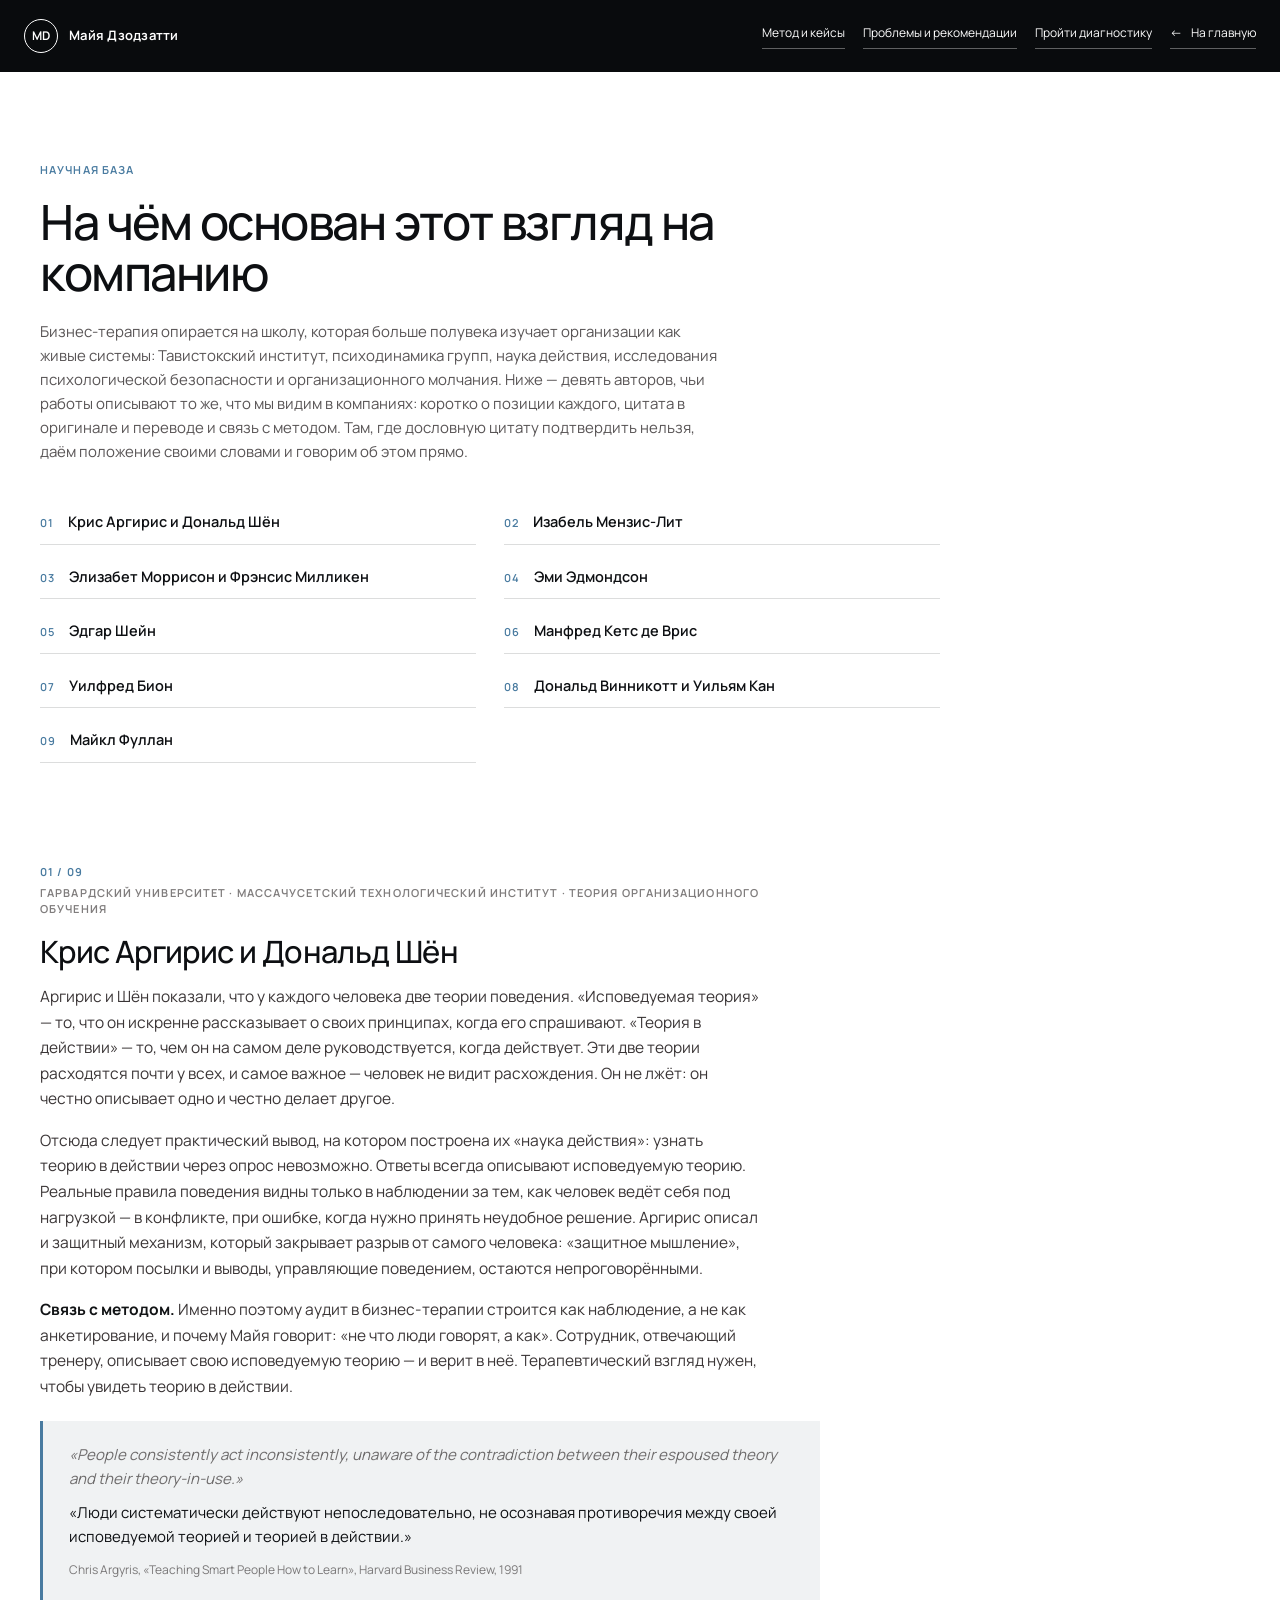
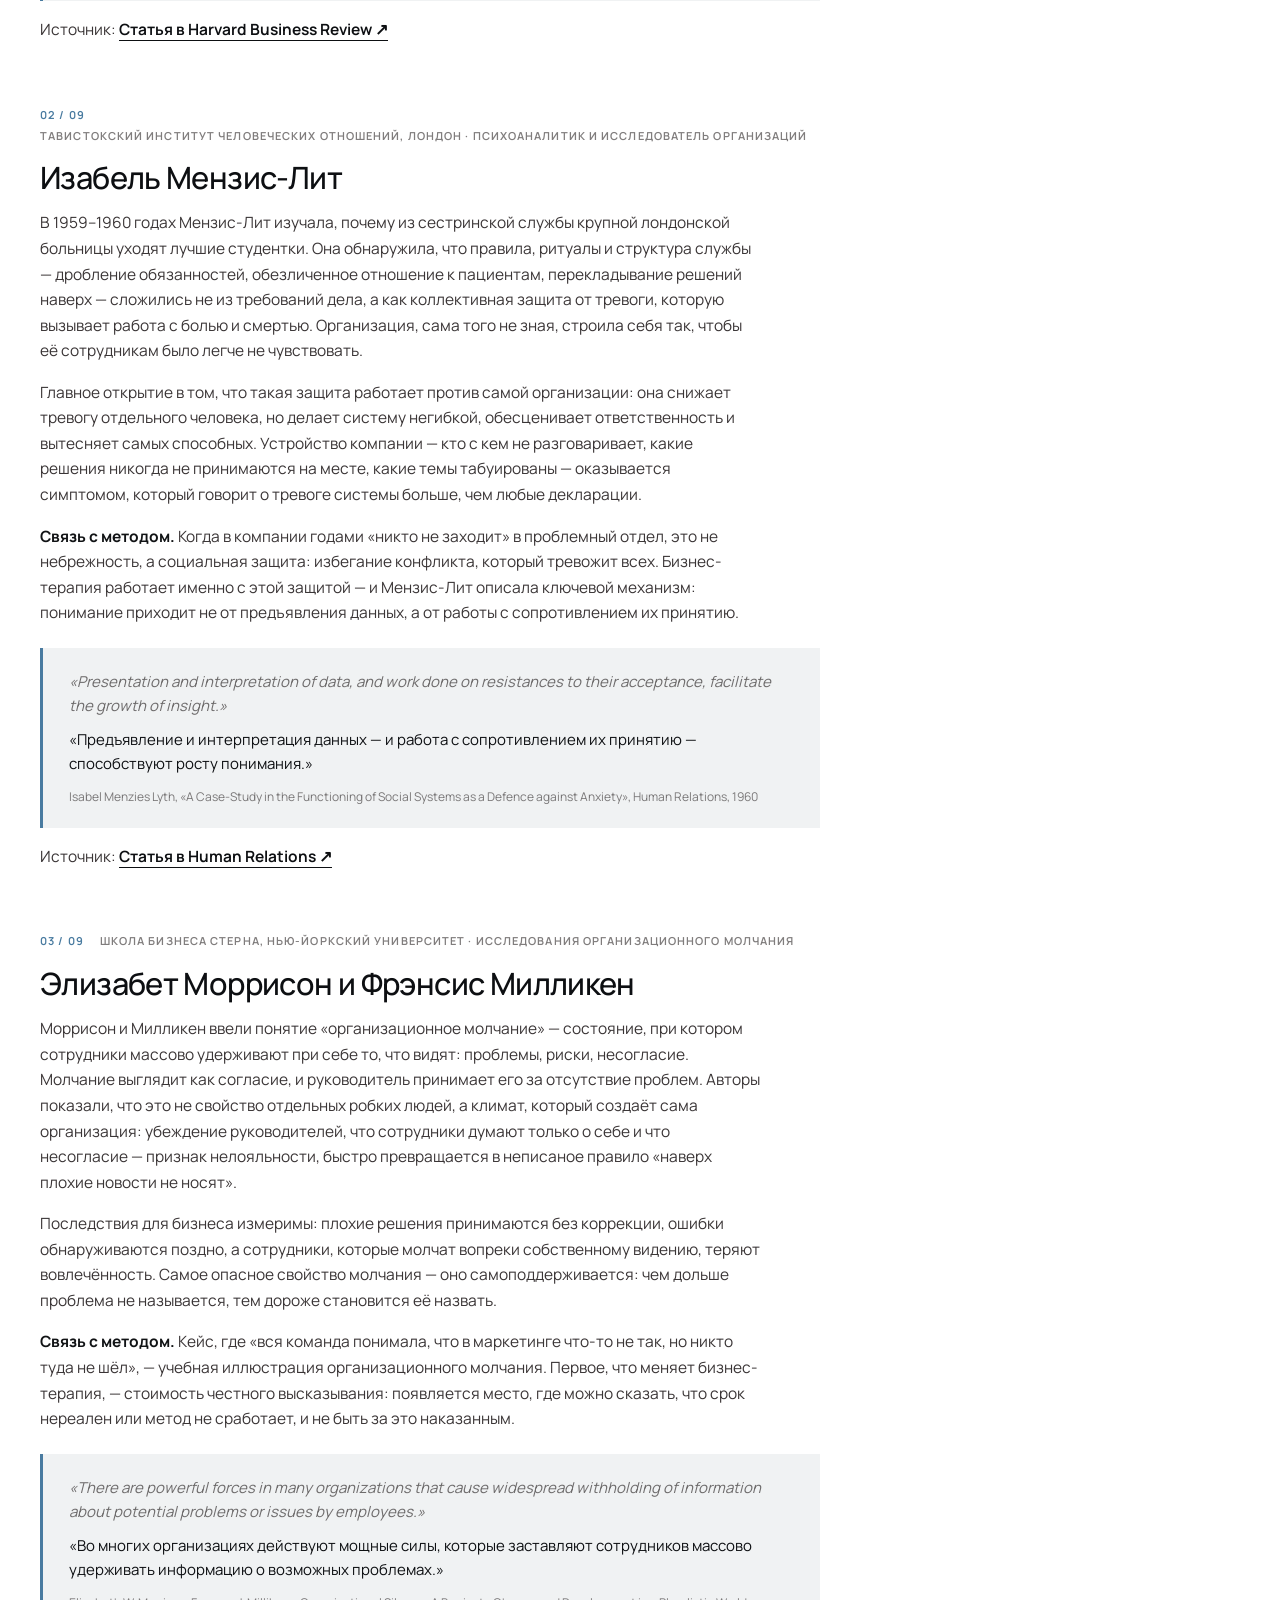
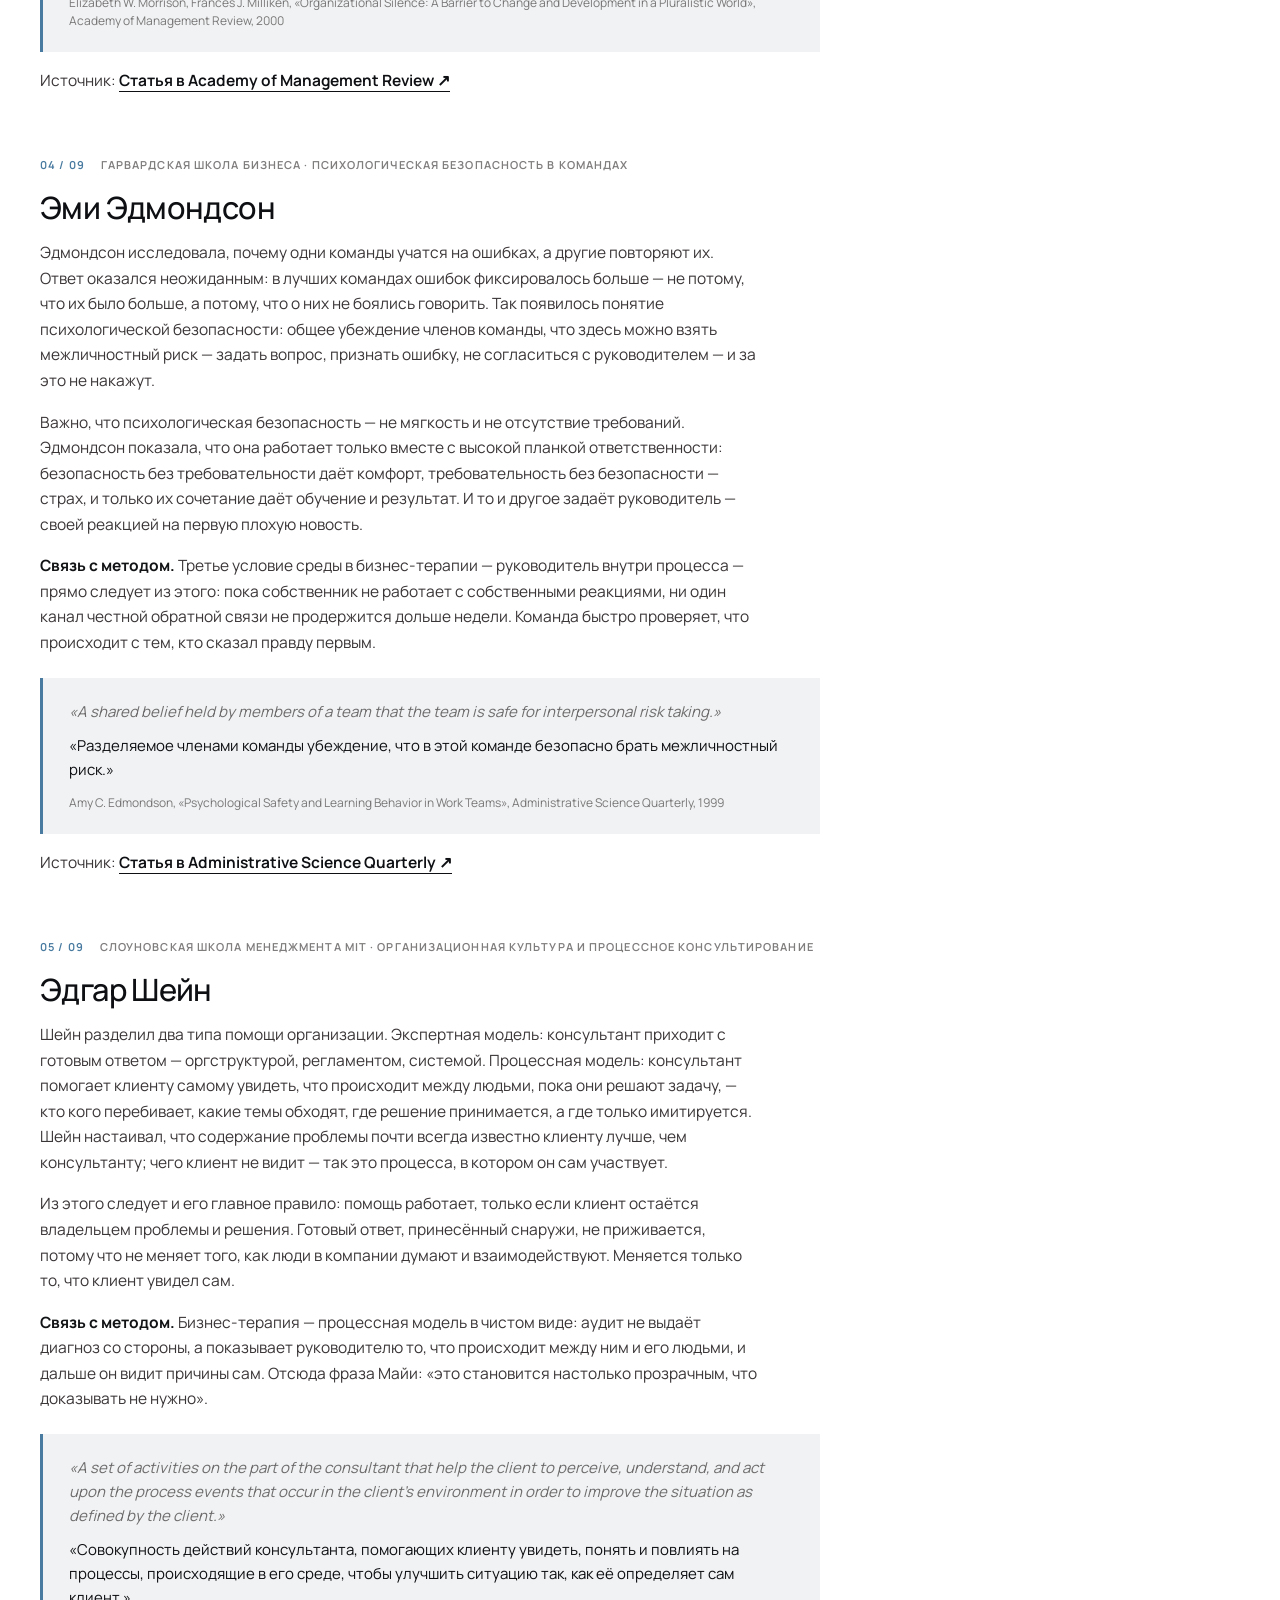
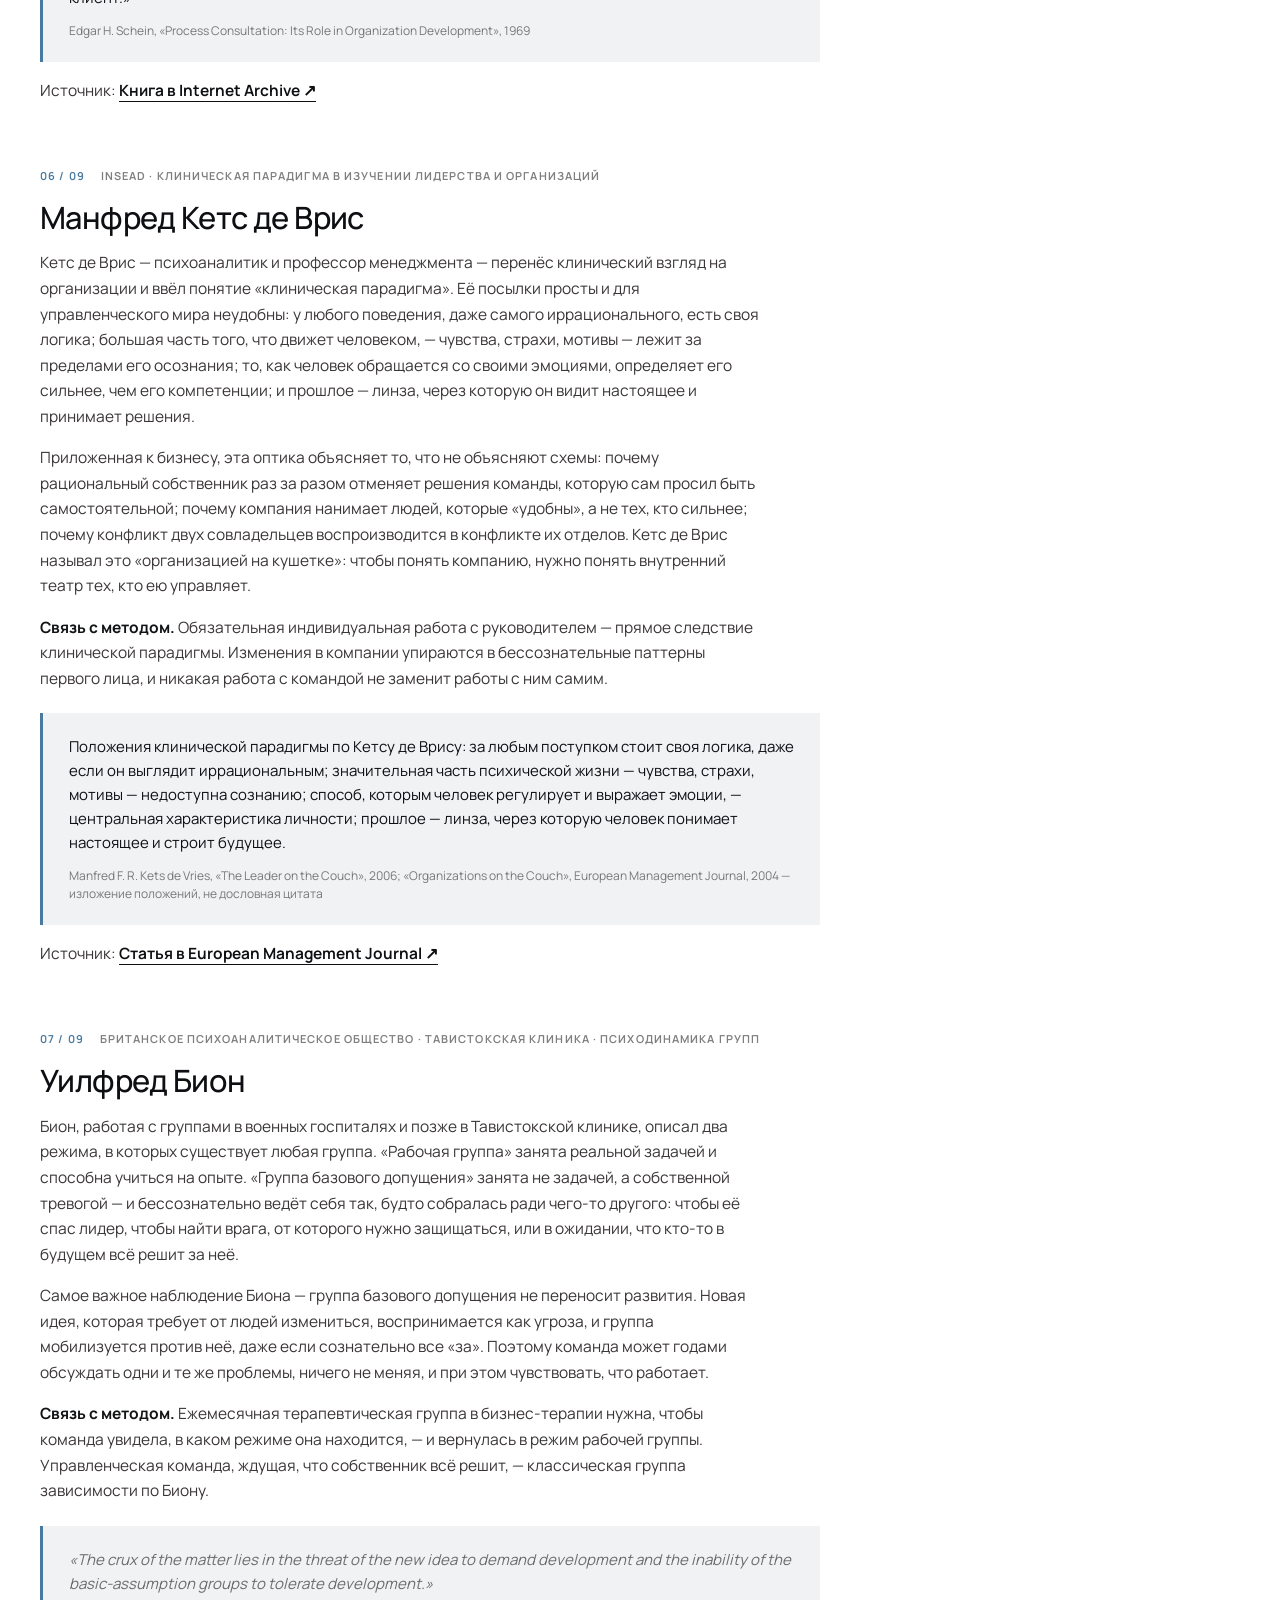
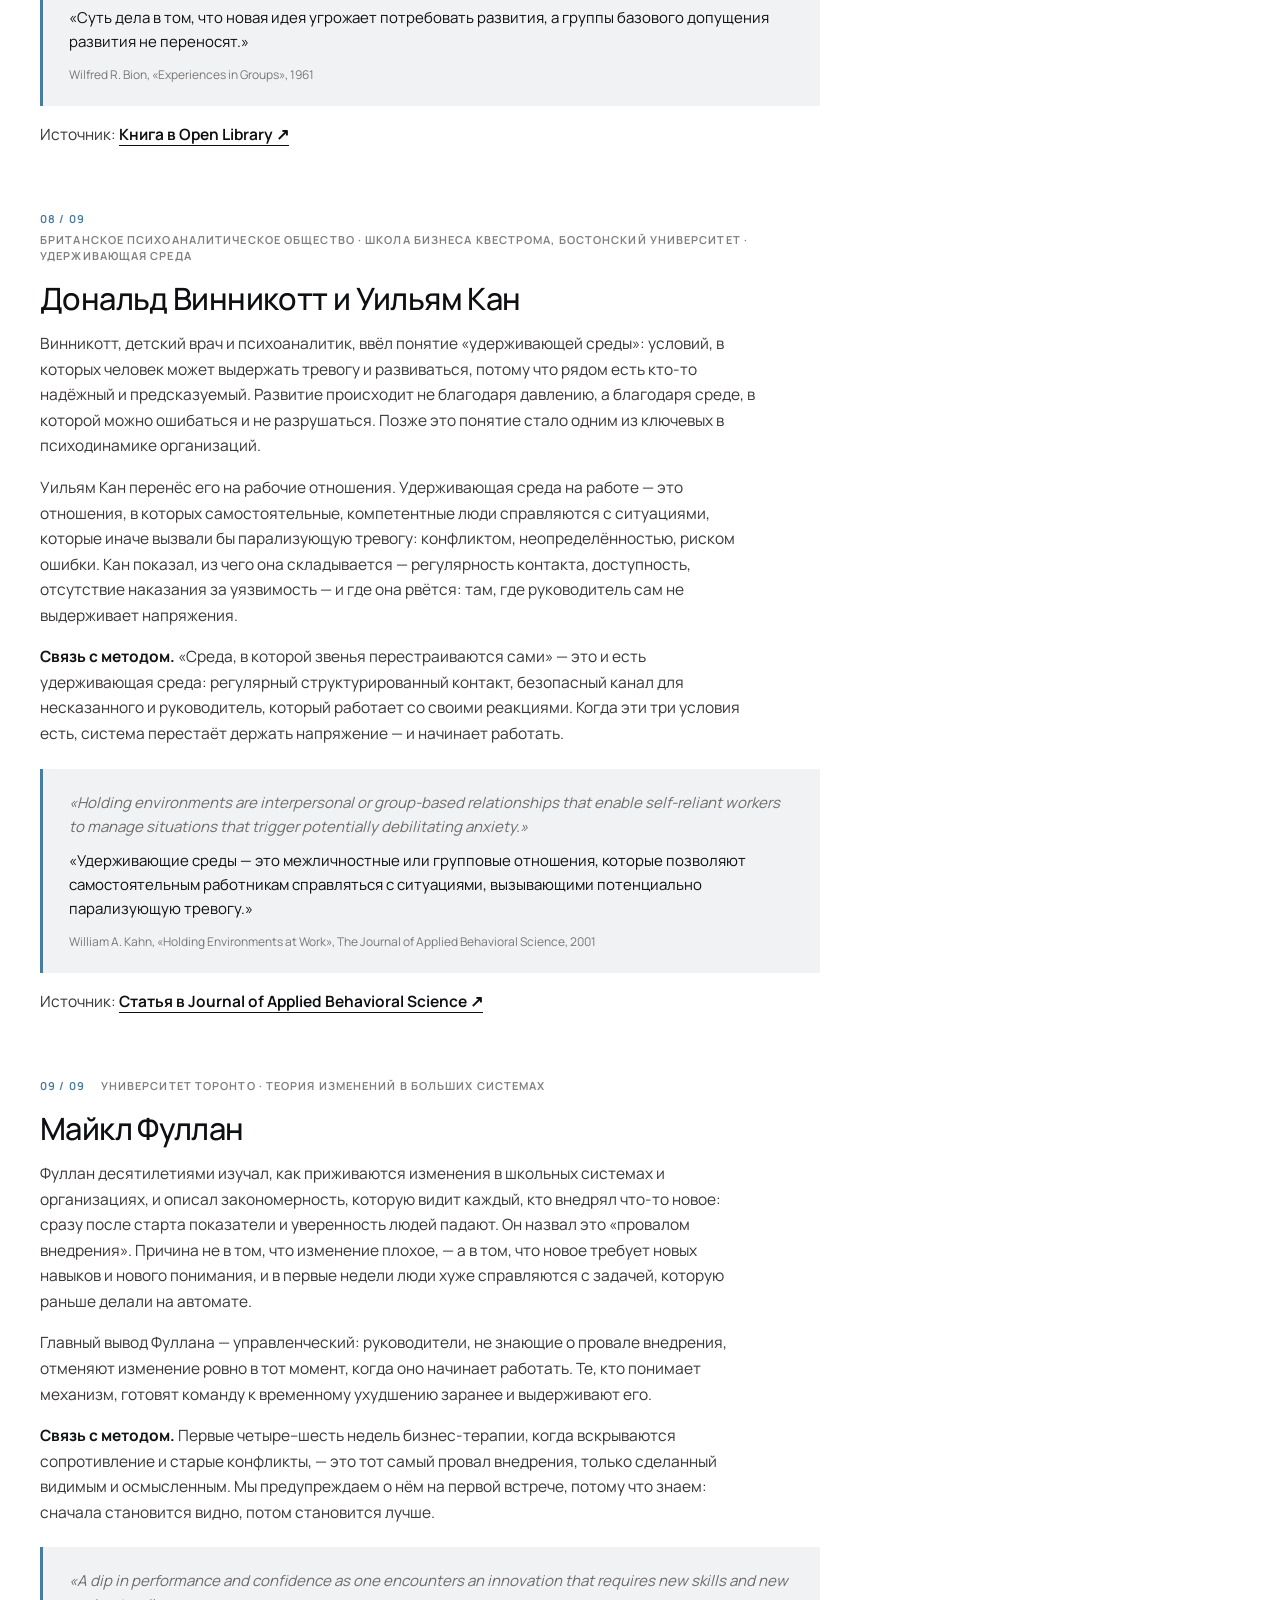
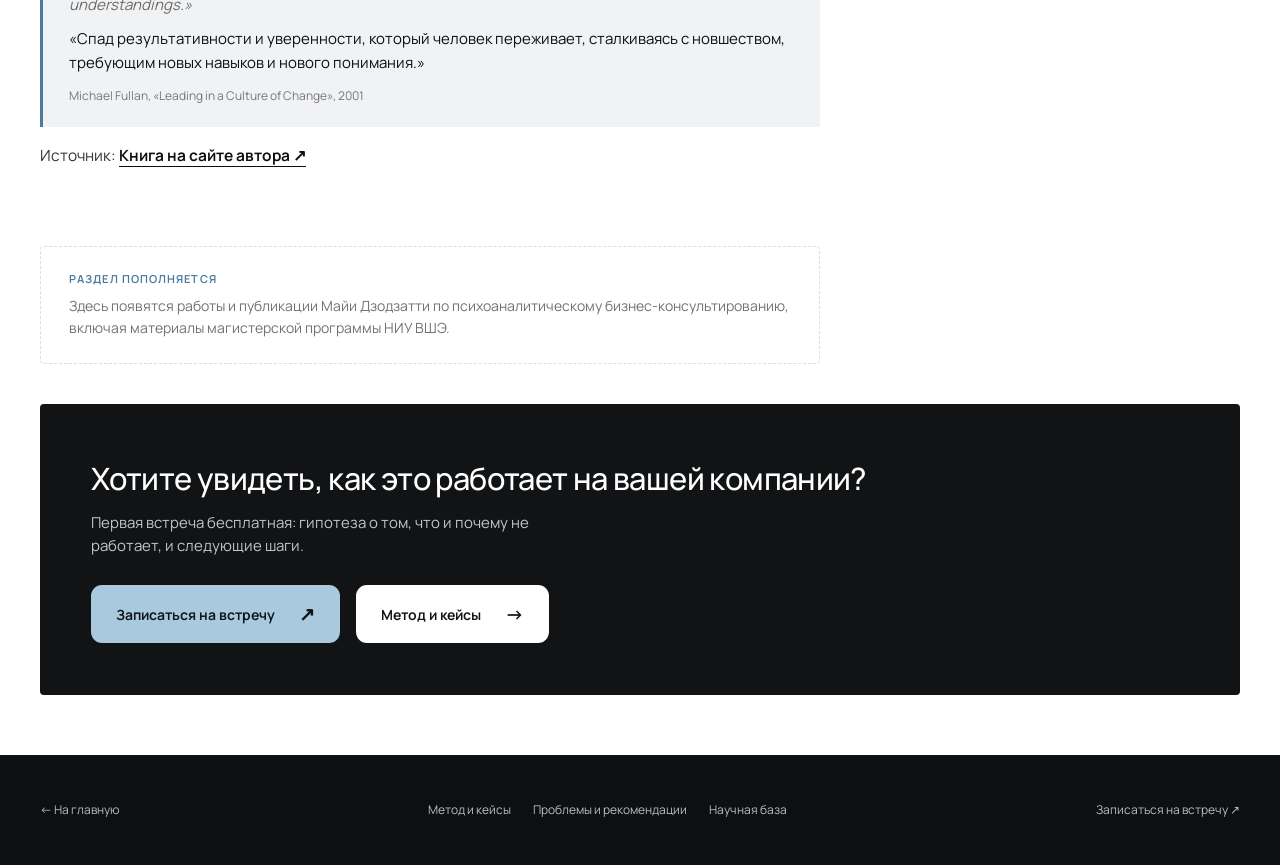
<file: v2/science/index.html>
<!DOCTYPE html><html lang="ru" data-theme="mono"><head><meta charSet="utf-8"/><meta name="viewport" content="width=device-width, initial-scale=1"/><link rel="stylesheet" href="/v2/_next/static/chunks/0vy211_gdit7x.css" data-precedence="next"/><link rel="preload" as="script" fetchPriority="low" href="/v2/_next/static/chunks/10~q.0d9085is.js"/><script src="/v2/_next/static/chunks/0-jnkxkmt1wuv.js" async=""></script><script src="/v2/_next/static/chunks/0iwgygx1r33.9.js" async=""></script><script src="/v2/_next/static/chunks/184q4_a702ypx.js" async=""></script><script src="/v2/_next/static/chunks/turbopack-0~jx.zeg5pmo~.js" async=""></script><script src="/v2/_next/static/chunks/0xxp8_ep7viu..js" async=""></script><script src="/v2/_next/static/chunks/0a.-0insocd6u.js" async=""></script><script src="/v2/_next/static/chunks/0gqn-2-7t6z3l.js" async=""></script><link rel="preload" href="https://fonts.googleapis.com/css2?family=Manrope:wght@400;500;600;650;700;800&amp;display=swap" as="style"/><link rel="preload" href="/v2/v2-overrides.css" as="style"/><link rel="preconnect" href="https://fonts.googleapis.com"/><link rel="preconnect" href="https://fonts.gstatic.com" crossorigin="anonymous"/><title>Научная база — на чём основана бизнес-терапия Майи Дзодзатти</title><meta name="description" content="Аргирис и Шён, Мензис-Лит, Моррисон и Милликен, Эдмондсон, Шейн, Кетс де Врис, Бион, Винникотт и Кан, Фуллан: положения, цитаты и связь с методом бизнес-терапии."/><link href="https://fonts.googleapis.com/css2?family=Manrope:wght@400;500;600;650;700;800&amp;display=swap" rel="stylesheet"/><link rel="stylesheet" href="/v2/v2-overrides.css"/><script src="/v2/_next/static/chunks/03~yq9q893hmn.js" noModule=""></script></head><body class="antialiased" style="--font-site-sans:&#x27;Manrope&#x27;"><div hidden=""><!--$--><!--/$--></div><main class="insights-page v2-sub"><header class="dx-header"><a class="brand" href="/v2/"><span class="brand-mark">MD</span><span>Майя Дзодзатти</span></a><div class="dx-header-actions"><a href="/v2/method/">Метод и кейсы</a><a href="/v2/insights/">Проблемы и рекомендации</a><a href="/v2/diagnostic/">Пройти диагностику</a><a href="/v2/">На главную <span>←</span></a></div></header><section class="insights-hero"><p class="section-index">Научная база</p><h1>На чём основан этот взгляд на компанию</h1><p class="insights-lead">Бизнес-терапия опирается на школу, которая больше полувека изучает организации как живые системы: Тавистокский институт, психодинамика групп, наука действия, исследования психологической безопасности и организационного молчания. Ниже — девять авторов, чьи работы описывают то же, что мы видим в компаниях: коротко о позиции каждого, цитата в оригинале и переводе и связь с методом. Там, где дословную цитату подтвердить нельзя, даём положение своими словами и говорим об этом прямо.</p><nav class="insights-toc" aria-label="Авторы"><a href="#argyris"><span>0<!-- -->1</span>Крис Аргирис и Дональд Шён</a><a href="#menzies"><span>0<!-- -->2</span>Изабель Мензис-Лит</a><a href="#silence"><span>0<!-- -->3</span>Элизабет Моррисон и Фрэнсис Милликен</a><a href="#edmondson"><span>0<!-- -->4</span>Эми Эдмондсон</a><a href="#schein"><span>0<!-- -->5</span>Эдгар Шейн</a><a href="#kets"><span>0<!-- -->6</span>Манфред Кетс де Врис</a><a href="#bion"><span>0<!-- -->7</span>Уилфред Бион</a><a href="#holding"><span>0<!-- -->8</span>Дональд Винникотт и Уильям Кан</a><a href="#fullan"><span>0<!-- -->9</span>Майкл Фуллан</a></nav></section><section class="insights-list"><article class="insight" id="argyris"><div class="insight-meta"><span>0<!-- -->1<!-- --> / 0<!-- -->9</span><em>Гарвардский университет · Массачусетский технологический институт · теория организационного обучения</em></div><h2>Крис Аргирис и Дональд Шён</h2><p>Аргирис и Шён показали, что у каждого человека две теории поведения. «Исповедуемая теория» — то, что он искренне рассказывает о своих принципах, когда его спрашивают. «Теория в действии» — то, чем он на самом деле руководствуется, когда действует. Эти две теории расходятся почти у всех, и самое важное — человек не видит расхождения. Он не лжёт: он честно описывает одно и честно делает другое.</p><p>Отсюда следует практический вывод, на котором построена их «наука действия»: узнать теорию в действии через опрос невозможно. Ответы всегда описывают исповедуемую теорию. Реальные правила поведения видны только в наблюдении за тем, как человек ведёт себя под нагрузкой — в конфликте, при ошибке, когда нужно принять неудобное решение. Аргирис описал и защитный механизм, который закрывает разрыв от самого человека: «защитное мышление», при котором посылки и выводы, управляющие поведением, остаются непроговорёнными.</p><p class="v2-science-link"><strong>Связь с методом.</strong> Именно поэтому аудит в бизнес-терапии строится как наблюдение, а не как анкетирование, и почему Майя говорит: «не что люди говорят, а как». Сотрудник, отвечающий тренеру, описывает свою исповедуемую теорию — и верит в неё. Терапевтический взгляд нужен, чтобы увидеть теорию в действии.</p><blockquote class="v2-quote-block"><p lang="en">«<!-- -->People consistently act inconsistently, unaware of the contradiction between their espoused theory and their theory-in-use.<!-- -->»</p><p>«<!-- -->Люди систематически действуют непоследовательно, не осознавая противоречия между своей исповедуемой теорией и теорией в действии.<!-- -->»</p><cite>Chris Argyris, «Teaching Smart People How to Learn», Harvard Business Review, 1991</cite></blockquote><p class="insight-bridge">Источник: <a href="https://hbr.org/1991/05/teaching-smart-people-how-to-learn" target="_blank" rel="noreferrer">Статья в Harvard Business Review<!-- --> ↗</a></p></article><article class="insight" id="menzies"><div class="insight-meta"><span>0<!-- -->2<!-- --> / 0<!-- -->9</span><em>Тавистокский институт человеческих отношений, Лондон · психоаналитик и исследователь организаций</em></div><h2>Изабель Мензис-Лит</h2><p>В 1959–1960 годах Мензис-Лит изучала, почему из сестринской службы крупной лондонской больницы уходят лучшие студентки. Она обнаружила, что правила, ритуалы и структура службы — дробление обязанностей, обезличенное отношение к пациентам, перекладывание решений наверх — сложились не из требований дела, а как коллективная защита от тревоги, которую вызывает работа с болью и смертью. Организация, сама того не зная, строила себя так, чтобы её сотрудникам было легче не чувствовать.</p><p>Главное открытие в том, что такая защита работает против самой организации: она снижает тревогу отдельного человека, но делает систему негибкой, обесценивает ответственность и вытесняет самых способных. Устройство компании — кто с кем не разговаривает, какие решения никогда не принимаются на месте, какие темы табуированы — оказывается симптомом, который говорит о тревоге системы больше, чем любые декларации.</p><p class="v2-science-link"><strong>Связь с методом.</strong> Когда в компании годами «никто не заходит» в проблемный отдел, это не небрежность, а социальная защита: избегание конфликта, который тревожит всех. Бизнес-терапия работает именно с этой защитой — и Мензис-Лит описала ключевой механизм: понимание приходит не от предъявления данных, а от работы с сопротивлением их принятию.</p><blockquote class="v2-quote-block"><p lang="en">«<!-- -->Presentation and interpretation of data, and work done on resistances to their acceptance, facilitate the growth of insight.<!-- -->»</p><p>«<!-- -->Предъявление и интерпретация данных — и работа с сопротивлением их принятию — способствуют росту понимания.<!-- -->»</p><cite>Isabel Menzies Lyth, «A Case-Study in the Functioning of Social Systems as a Defence against Anxiety», Human Relations, 1960</cite></blockquote><p class="insight-bridge">Источник: <a href="https://journals.sagepub.com/doi/10.1177/001872676001300201" target="_blank" rel="noreferrer">Статья в Human Relations<!-- --> ↗</a></p></article><article class="insight" id="silence"><div class="insight-meta"><span>0<!-- -->3<!-- --> / 0<!-- -->9</span><em>Школа бизнеса Стерна, Нью-Йоркский университет · исследования организационного молчания</em></div><h2>Элизабет Моррисон и Фрэнсис Милликен</h2><p>Моррисон и Милликен ввели понятие «организационное молчание» — состояние, при котором сотрудники массово удерживают при себе то, что видят: проблемы, риски, несогласие. Молчание выглядит как согласие, и руководитель принимает его за отсутствие проблем. Авторы показали, что это не свойство отдельных робких людей, а климат, который создаёт сама организация: убеждение руководителей, что сотрудники думают только о себе и что несогласие — признак нелояльности, быстро превращается в неписаное правило «наверх плохие новости не носят».</p><p>Последствия для бизнеса измеримы: плохие решения принимаются без коррекции, ошибки обнаруживаются поздно, а сотрудники, которые молчат вопреки собственному видению, теряют вовлечённость. Самое опасное свойство молчания — оно самоподдерживается: чем дольше проблема не называется, тем дороже становится её назвать.</p><p class="v2-science-link"><strong>Связь с методом.</strong> Кейс, где «вся команда понимала, что в маркетинге что-то не так, но никто туда не шёл», — учебная иллюстрация организационного молчания. Первое, что меняет бизнес-терапия, — стоимость честного высказывания: появляется место, где можно сказать, что срок нереален или метод не сработает, и не быть за это наказанным.</p><blockquote class="v2-quote-block"><p lang="en">«<!-- -->There are powerful forces in many organizations that cause widespread withholding of information about potential problems or issues by employees.<!-- -->»</p><p>«<!-- -->Во многих организациях действуют мощные силы, которые заставляют сотрудников массово удерживать информацию о возможных проблемах.<!-- -->»</p><cite>Elizabeth W. Morrison, Frances J. Milliken, «Organizational Silence: A Barrier to Change and Development in a Pluralistic World», Academy of Management Review, 2000</cite></blockquote><p class="insight-bridge">Источник: <a href="https://journals.aom.org/doi/abs/10.5465/amr.2000.3707697" target="_blank" rel="noreferrer">Статья в Academy of Management Review<!-- --> ↗</a></p></article><article class="insight" id="edmondson"><div class="insight-meta"><span>0<!-- -->4<!-- --> / 0<!-- -->9</span><em>Гарвардская школа бизнеса · психологическая безопасность в командах</em></div><h2>Эми Эдмондсон</h2><p>Эдмондсон исследовала, почему одни команды учатся на ошибках, а другие повторяют их. Ответ оказался неожиданным: в лучших командах ошибок фиксировалось больше — не потому, что их было больше, а потому, что о них не боялись говорить. Так появилось понятие психологической безопасности: общее убеждение членов команды, что здесь можно взять межличностный риск — задать вопрос, признать ошибку, не согласиться с руководителем — и за это не накажут.</p><p>Важно, что психологическая безопасность — не мягкость и не отсутствие требований. Эдмондсон показала, что она работает только вместе с высокой планкой ответственности: безопасность без требовательности даёт комфорт, требовательность без безопасности — страх, и только их сочетание даёт обучение и результат. И то и другое задаёт руководитель — своей реакцией на первую плохую новость.</p><p class="v2-science-link"><strong>Связь с методом.</strong> Третье условие среды в бизнес-терапии — руководитель внутри процесса — прямо следует из этого: пока собственник не работает с собственными реакциями, ни один канал честной обратной связи не продержится дольше недели. Команда быстро проверяет, что происходит с тем, кто сказал правду первым.</p><blockquote class="v2-quote-block"><p lang="en">«<!-- -->A shared belief held by members of a team that the team is safe for interpersonal risk taking.<!-- -->»</p><p>«<!-- -->Разделяемое членами команды убеждение, что в этой команде безопасно брать межличностный риск.<!-- -->»</p><cite>Amy C. Edmondson, «Psychological Safety and Learning Behavior in Work Teams», Administrative Science Quarterly, 1999</cite></blockquote><p class="insight-bridge">Источник: <a href="https://journals.sagepub.com/doi/10.2307/2666999" target="_blank" rel="noreferrer">Статья в Administrative Science Quarterly<!-- --> ↗</a></p></article><article class="insight" id="schein"><div class="insight-meta"><span>0<!-- -->5<!-- --> / 0<!-- -->9</span><em>Слоуновская школа менеджмента MIT · организационная культура и процессное консультирование</em></div><h2>Эдгар Шейн</h2><p>Шейн разделил два типа помощи организации. Экспертная модель: консультант приходит с готовым ответом — оргструктурой, регламентом, системой. Процессная модель: консультант помогает клиенту самому увидеть, что происходит между людьми, пока они решают задачу, — кто кого перебивает, какие темы обходят, где решение принимается, а где только имитируется. Шейн настаивал, что содержание проблемы почти всегда известно клиенту лучше, чем консультанту; чего клиент не видит — так это процесса, в котором он сам участвует.</p><p>Из этого следует и его главное правило: помощь работает, только если клиент остаётся владельцем проблемы и решения. Готовый ответ, принесённый снаружи, не приживается, потому что не меняет того, как люди в компании думают и взаимодействуют. Меняется только то, что клиент увидел сам.</p><p class="v2-science-link"><strong>Связь с методом.</strong> Бизнес-терапия — процессная модель в чистом виде: аудит не выдаёт диагноз со стороны, а показывает руководителю то, что происходит между ним и его людьми, и дальше он видит причины сам. Отсюда фраза Майи: «это становится настолько прозрачным, что доказывать не нужно».</p><blockquote class="v2-quote-block"><p lang="en">«<!-- -->A set of activities on the part of the consultant that help the client to perceive, understand, and act upon the process events that occur in the client&#x27;s environment in order to improve the situation as defined by the client.<!-- -->»</p><p>«<!-- -->Совокупность действий консультанта, помогающих клиенту увидеть, понять и повлиять на процессы, происходящие в его среде, чтобы улучшить ситуацию так, как её определяет сам клиент.<!-- -->»</p><cite>Edgar H. Schein, «Process Consultation: Its Role in Organization Development», 1969</cite></blockquote><p class="insight-bridge">Источник: <a href="https://archive.org/details/processconsultat00sche" target="_blank" rel="noreferrer">Книга в Internet Archive<!-- --> ↗</a></p></article><article class="insight" id="kets"><div class="insight-meta"><span>0<!-- -->6<!-- --> / 0<!-- -->9</span><em>INSEAD · клиническая парадигма в изучении лидерства и организаций</em></div><h2>Манфред Кетс де Врис</h2><p>Кетс де Врис — психоаналитик и профессор менеджмента — перенёс клинический взгляд на организации и ввёл понятие «клиническая парадигма». Её посылки просты и для управленческого мира неудобны: у любого поведения, даже самого иррационального, есть своя логика; большая часть того, что движет человеком, — чувства, страхи, мотивы — лежит за пределами его осознания; то, как человек обращается со своими эмоциями, определяет его сильнее, чем его компетенции; и прошлое — линза, через которую он видит настоящее и принимает решения.</p><p>Приложенная к бизнесу, эта оптика объясняет то, что не объясняют схемы: почему рациональный собственник раз за разом отменяет решения команды, которую сам просил быть самостоятельной; почему компания нанимает людей, которые «удобны», а не тех, кто сильнее; почему конфликт двух совладельцев воспроизводится в конфликте их отделов. Кетс де Врис называл это «организацией на кушетке»: чтобы понять компанию, нужно понять внутренний театр тех, кто ею управляет.</p><p class="v2-science-link"><strong>Связь с методом.</strong> Обязательная индивидуальная работа с руководителем — прямое следствие клинической парадигмы. Изменения в компании упираются в бессознательные паттерны первого лица, и никакая работа с командой не заменит работы с ним самим.</p><div class="v2-quote-block v2-premise"><p>Положения клинической парадигмы по Кетсу де Врису: за любым поступком стоит своя логика, даже если он выглядит иррациональным; значительная часть психической жизни — чувства, страхи, мотивы — недоступна сознанию; способ, которым человек регулирует и выражает эмоции, — центральная характеристика личности; прошлое — линза, через которую человек понимает настоящее и строит будущее.</p><cite>Manfred F. R. Kets de Vries, «The Leader on the Couch», 2006; «Organizations on the Couch», European Management Journal, 2004 — изложение положений, не дословная цитата</cite></div><p class="insight-bridge">Источник: <a href="https://www.sciencedirect.com/science/article/abs/pii/S0263237304000179" target="_blank" rel="noreferrer">Статья в European Management Journal<!-- --> ↗</a></p></article><article class="insight" id="bion"><div class="insight-meta"><span>0<!-- -->7<!-- --> / 0<!-- -->9</span><em>Британское психоаналитическое общество · Тавистокская клиника · психодинамика групп</em></div><h2>Уилфред Бион</h2><p>Бион, работая с группами в военных госпиталях и позже в Тавистокской клинике, описал два режима, в которых существует любая группа. «Рабочая группа» занята реальной задачей и способна учиться на опыте. «Группа базового допущения» занята не задачей, а собственной тревогой — и бессознательно ведёт себя так, будто собралась ради чего-то другого: чтобы её спас лидер, чтобы найти врага, от которого нужно защищаться, или в ожидании, что кто-то в будущем всё решит за неё.</p><p>Самое важное наблюдение Биона — группа базового допущения не переносит развития. Новая идея, которая требует от людей измениться, воспринимается как угроза, и группа мобилизуется против неё, даже если сознательно все «за». Поэтому команда может годами обсуждать одни и те же проблемы, ничего не меняя, и при этом чувствовать, что работает.</p><p class="v2-science-link"><strong>Связь с методом.</strong> Ежемесячная терапевтическая группа в бизнес-терапии нужна, чтобы команда увидела, в каком режиме она находится, — и вернулась в режим рабочей группы. Управленческая команда, ждущая, что собственник всё решит, — классическая группа зависимости по Биону.</p><blockquote class="v2-quote-block"><p lang="en">«<!-- -->The crux of the matter lies in the threat of the new idea to demand development and the inability of the basic-assumption groups to tolerate development.<!-- -->»</p><p>«<!-- -->Суть дела в том, что новая идея угрожает потребовать развития, а группы базового допущения развития не переносят.<!-- -->»</p><cite>Wilfred R. Bion, «Experiences in Groups», 1961</cite></blockquote><p class="insight-bridge">Источник: <a href="https://openlibrary.org/books/OL1319449M/Experiences_in_groups_and_other_papers" target="_blank" rel="noreferrer">Книга в Open Library<!-- --> ↗</a></p></article><article class="insight" id="holding"><div class="insight-meta"><span>0<!-- -->8<!-- --> / 0<!-- -->9</span><em>Британское психоаналитическое общество · Школа бизнеса Квестрома, Бостонский университет · удерживающая среда</em></div><h2>Дональд Винникотт и Уильям Кан</h2><p>Винникотт, детский врач и психоаналитик, ввёл понятие «удерживающей среды»: условий, в которых человек может выдержать тревогу и развиваться, потому что рядом есть кто-то надёжный и предсказуемый. Развитие происходит не благодаря давлению, а благодаря среде, в которой можно ошибаться и не разрушаться. Позже это понятие стало одним из ключевых в психодинамике организаций.</p><p>Уильям Кан перенёс его на рабочие отношения. Удерживающая среда на работе — это отношения, в которых самостоятельные, компетентные люди справляются с ситуациями, которые иначе вызвали бы парализующую тревогу: конфликтом, неопределённостью, риском ошибки. Кан показал, из чего она складывается — регулярность контакта, доступность, отсутствие наказания за уязвимость — и где она рвётся: там, где руководитель сам не выдерживает напряжения.</p><p class="v2-science-link"><strong>Связь с методом.</strong> «Среда, в которой звенья перестраиваются сами» — это и есть удерживающая среда: регулярный структурированный контакт, безопасный канал для несказанного и руководитель, который работает со своими реакциями. Когда эти три условия есть, система перестаёт держать напряжение — и начинает работать.</p><blockquote class="v2-quote-block"><p lang="en">«<!-- -->Holding environments are interpersonal or group-based relationships that enable self-reliant workers to manage situations that trigger potentially debilitating anxiety.<!-- -->»</p><p>«<!-- -->Удерживающие среды — это межличностные или групповые отношения, которые позволяют самостоятельным работникам справляться с ситуациями, вызывающими потенциально парализующую тревогу.<!-- -->»</p><cite>William A. Kahn, «Holding Environments at Work», The Journal of Applied Behavioral Science, 2001</cite></blockquote><p class="insight-bridge">Источник: <a href="https://journals.sagepub.com/doi/10.1177/0021886301373001" target="_blank" rel="noreferrer">Статья в Journal of Applied Behavioral Science<!-- --> ↗</a></p></article><article class="insight" id="fullan"><div class="insight-meta"><span>0<!-- -->9<!-- --> / 0<!-- -->9</span><em>Университет Торонто · теория изменений в больших системах</em></div><h2>Майкл Фуллан</h2><p>Фуллан десятилетиями изучал, как приживаются изменения в школьных системах и организациях, и описал закономерность, которую видит каждый, кто внедрял что-то новое: сразу после старта показатели и уверенность людей падают. Он назвал это «провалом внедрения». Причина не в том, что изменение плохое, — а в том, что новое требует новых навыков и нового понимания, и в первые недели люди хуже справляются с задачей, которую раньше делали на автомате.</p><p>Главный вывод Фуллана — управленческий: руководители, не знающие о провале внедрения, отменяют изменение ровно в тот момент, когда оно начинает работать. Те, кто понимает механизм, готовят команду к временному ухудшению заранее и выдерживают его.</p><p class="v2-science-link"><strong>Связь с методом.</strong> Первые четыре–шесть недель бизнес-терапии, когда вскрываются сопротивление и старые конфликты, — это тот самый провал внедрения, только сделанный видимым и осмысленным. Мы предупреждаем о нём на первой встрече, потому что знаем: сначала становится видно, потом становится лучше.</p><blockquote class="v2-quote-block"><p lang="en">«<!-- -->A dip in performance and confidence as one encounters an innovation that requires new skills and new understandings.<!-- -->»</p><p>«<!-- -->Спад результативности и уверенности, который человек переживает, сталкиваясь с новшеством, требующим новых навыков и нового понимания.<!-- -->»</p><cite>Michael Fullan, «Leading in a Culture of Change», 2001</cite></blockquote><p class="insight-bridge">Источник: <a href="https://michaelfullan.ca/books/leading-culture-change-2/" target="_blank" rel="noreferrer">Книга на сайте автора<!-- --> ↗</a></p></article></section><section class="insights-note"><small>Раздел пополняется</small><p>Здесь появятся работы и публикации Майи Дзодзатти по психоаналитическому бизнес-консультированию, включая материалы магистерской программы НИУ ВШЭ.</p></section><section class="insights-cta"><div><h2>Хотите увидеть, как это работает на вашей компании?</h2><p>Первая встреча бесплатная: гипотеза о том, что и почему не работает, и следующие шаги.</p></div><div class="insights-cta-actions"><a class="button button-accent" href="https://t.me/valeria_preuss?text=%D0%97%D0%B4%D1%80%D0%B0%D0%B2%D1%81%D1%82%D0%B2%D1%83%D0%B9%D1%82%D0%B5%21%20%D0%A5%D0%BE%D1%87%D1%83%20%D0%B7%D0%B0%D0%BF%D0%B8%D1%81%D0%B0%D1%82%D1%8C%D1%81%D1%8F%20%D0%BD%D0%B0%20%D0%BF%D0%B5%D1%80%D0%B2%D0%B8%D1%87%D0%BD%D1%83%D1%8E%20%D0%BA%D0%BE%D0%BD%D1%81%D1%83%D0%BB%D1%8C%D1%82%D0%B0%D1%86%D0%B8%D1%8E%20%D0%BA%20%D0%9C%D0%B0%D0%B9%D0%B5%20%D0%94%D0%B7%D0%BE%D0%B4%D0%B7%D0%B0%D1%82%D1%82%D0%B8.%20%D0%9F%D0%BE%D0%B4%D1%81%D0%BA%D0%B0%D0%B6%D0%B8%D1%82%D0%B5%2C%20%D0%BF%D0%BE%D0%B6%D0%B0%D0%BB%D1%83%D0%B9%D1%81%D1%82%D0%B0%2C%20%D0%B4%D0%BE%D1%81%D1%82%D1%83%D0%BF%D0%BD%D0%BE%D0%B5%20%D0%B2%D1%80%D0%B5%D0%BC%D1%8F%20%D0%B4%D0%BB%D1%8F%20%D0%B7%D0%B0%D0%BF%D0%B8%D1%81%D0%B8." target="_blank" rel="noreferrer">Записаться на встречу <span>↗</span></a><a class="button button-light" href="/v2/method/">Метод и кейсы <span>→</span></a></div></section><footer class="dx-footer"><a href="/v2/">← На главную</a><span class="dx-footer-links"><a href="/v2/method/">Метод и кейсы</a><a href="/v2/insights/">Проблемы и рекомендации</a><a href="/v2/science/">Научная база</a></span><a href="https://t.me/valeria_preuss?text=%D0%97%D0%B4%D1%80%D0%B0%D0%B2%D1%81%D1%82%D0%B2%D1%83%D0%B9%D1%82%D0%B5%21%20%D0%A5%D0%BE%D1%87%D1%83%20%D0%B7%D0%B0%D0%BF%D0%B8%D1%81%D0%B0%D1%82%D1%8C%D1%81%D1%8F%20%D0%BD%D0%B0%20%D0%BF%D0%B5%D1%80%D0%B2%D0%B8%D1%87%D0%BD%D1%83%D1%8E%20%D0%BA%D0%BE%D0%BD%D1%81%D1%83%D0%BB%D1%8C%D1%82%D0%B0%D1%86%D0%B8%D1%8E%20%D0%BA%20%D0%9C%D0%B0%D0%B9%D0%B5%20%D0%94%D0%B7%D0%BE%D0%B4%D0%B7%D0%B0%D1%82%D1%82%D0%B8.%20%D0%9F%D0%BE%D0%B4%D1%81%D0%BA%D0%B0%D0%B6%D0%B8%D1%82%D0%B5%2C%20%D0%BF%D0%BE%D0%B6%D0%B0%D0%BB%D1%83%D0%B9%D1%81%D1%82%D0%B0%2C%20%D0%B4%D0%BE%D1%81%D1%82%D1%83%D0%BF%D0%BD%D0%BE%D0%B5%20%D0%B2%D1%80%D0%B5%D0%BC%D1%8F%20%D0%B4%D0%BB%D1%8F%20%D0%B7%D0%B0%D0%BF%D0%B8%D1%81%D0%B8." target="_blank" rel="noreferrer">Записаться на встречу ↗</a></footer></main><!--$--><!--/$--><script src="/v2/_next/static/chunks/10~q.0d9085is.js" id="_R_" async=""></script><script>(self.__next_f=self.__next_f||[]).push([0])</script><script>self.__next_f.push([1,"1:\"$Sreact.fragment\"\n2:I[81868,[\"/v2/_next/static/chunks/0xxp8_ep7viu..js\",\"/v2/_next/static/chunks/0a.-0insocd6u.js\"],\"default\"]\n3:I[36986,[\"/v2/_next/static/chunks/0xxp8_ep7viu..js\",\"/v2/_next/static/chunks/0a.-0insocd6u.js\"],\"default\"]\n4:I[89237,[\"/v2/_next/static/chunks/0xxp8_ep7viu..js\",\"/v2/_next/static/chunks/0a.-0insocd6u.js\",\"/v2/_next/static/chunks/0gqn-2-7t6z3l.js\"],\"\"]\n13:I[73995,[\"/v2/_next/static/chunks/0xxp8_ep7viu..js\",\"/v2/_next/static/chunks/0a.-0insocd6u.js\"],\"default\",1]\n:HL[\"/v2/_next/static/chunks/0vy211_gdit7x.css\",\"style\"]\n:HL[\"https://fonts.googleapis.com/css2?family=Manrope:wght@400;500;600;650;700;800\u0026display=swap\",\"style\"]\n:HL[\"/v2/v2-overrides.css\",\"style\"]\n"])</script><script>self.__next_f.push([1,"0:{\"P\":null,\"c\":[\"\",\"science\",\"\"],\"q\":\"\",\"i\":false,\"f\":[[[\"\",{\"children\":[\"science\",{\"children\":[\"__PAGE__\",{}]}]},\"$undefined\",\"$undefined\",16],[[\"$\",\"$1\",\"c\",{\"children\":[[[\"$\",\"link\",\"0\",{\"rel\":\"stylesheet\",\"href\":\"/v2/_next/static/chunks/0vy211_gdit7x.css\",\"precedence\":\"next\",\"crossOrigin\":\"$undefined\",\"nonce\":\"$undefined\"}],[\"$\",\"script\",\"script-0\",{\"src\":\"/v2/_next/static/chunks/0xxp8_ep7viu..js\",\"async\":true,\"nonce\":\"$undefined\"}],[\"$\",\"script\",\"script-1\",{\"src\":\"/v2/_next/static/chunks/0a.-0insocd6u.js\",\"async\":true,\"nonce\":\"$undefined\"}]],[\"$\",\"html\",null,{\"lang\":\"ru\",\"data-theme\":\"mono\",\"children\":[[\"$\",\"head\",null,{\"children\":[[\"$\",\"link\",null,{\"rel\":\"preconnect\",\"href\":\"https://fonts.googleapis.com\"}],[\"$\",\"link\",null,{\"rel\":\"preconnect\",\"href\":\"https://fonts.gstatic.com\",\"crossOrigin\":\"anonymous\"}],[\"$\",\"link\",null,{\"href\":\"https://fonts.googleapis.com/css2?family=Manrope:wght@400;500;600;650;700;800\u0026display=swap\",\"rel\":\"stylesheet\"}],[\"$\",\"link\",null,{\"rel\":\"stylesheet\",\"href\":\"/v2/v2-overrides.css\"}]]}],[\"$\",\"body\",null,{\"className\":\"antialiased\",\"style\":{\"--font-site-sans\":\"'Manrope'\"},\"children\":[\"$\",\"$L2\",null,{\"parallelRouterKey\":\"children\",\"error\":\"$undefined\",\"errorStyles\":\"$undefined\",\"errorScripts\":\"$undefined\",\"template\":[\"$\",\"$L3\",null,{}],\"templateStyles\":\"$undefined\",\"templateScripts\":\"$undefined\",\"notFound\":[[[\"$\",\"title\",null,{\"children\":\"404: This page could not be found.\"}],[\"$\",\"div\",null,{\"style\":{\"fontFamily\":\"system-ui,\\\"Segoe UI\\\",Roboto,Helvetica,Arial,sans-serif,\\\"Apple Color Emoji\\\",\\\"Segoe UI Emoji\\\"\",\"height\":\"100vh\",\"textAlign\":\"center\",\"display\":\"flex\",\"flexDirection\":\"column\",\"alignItems\":\"center\",\"justifyContent\":\"center\"},\"children\":[\"$\",\"div\",null,{\"children\":[[\"$\",\"style\",null,{\"dangerouslySetInnerHTML\":{\"__html\":\"body{color:#000;background:#fff;margin:0}.next-error-h1{border-right:1px solid rgba(0,0,0,.3)}@media (prefers-color-scheme:dark){body{color:#fff;background:#000}.next-error-h1{border-right:1px solid rgba(255,255,255,.3)}}\"}}],[\"$\",\"h1\",null,{\"className\":\"next-error-h1\",\"style\":{\"display\":\"inline-block\",\"margin\":\"0 20px 0 0\",\"padding\":\"0 23px 0 0\",\"fontSize\":24,\"fontWeight\":500,\"verticalAlign\":\"top\",\"lineHeight\":\"49px\"},\"children\":404}],[\"$\",\"div\",null,{\"style\":{\"display\":\"inline-block\"},\"children\":[\"$\",\"h2\",null,{\"style\":{\"fontSize\":14,\"fontWeight\":400,\"lineHeight\":\"49px\",\"margin\":0},\"children\":\"This page could not be found.\"}]}]]}]}]],[]],\"forbidden\":\"$undefined\",\"unauthorized\":\"$undefined\"}]}]]}]]}],{\"children\":[[\"$\",\"$1\",\"c\",{\"children\":[null,[\"$\",\"$L2\",null,{\"parallelRouterKey\":\"children\",\"error\":\"$undefined\",\"errorStyles\":\"$undefined\",\"errorScripts\":\"$undefined\",\"template\":[\"$\",\"$L3\",null,{}],\"templateStyles\":\"$undefined\",\"templateScripts\":\"$undefined\",\"notFound\":\"$undefined\",\"forbidden\":\"$undefined\",\"unauthorized\":\"$undefined\"}]]}],{\"children\":[[\"$\",\"$1\",\"c\",{\"children\":[[\"$\",\"main\",null,{\"className\":\"insights-page v2-sub\",\"children\":[[\"$\",\"header\",null,{\"className\":\"dx-header\",\"children\":[[\"$\",\"$L4\",null,{\"className\":\"brand\",\"href\":\"/\",\"children\":[[\"$\",\"span\",null,{\"className\":\"brand-mark\",\"children\":\"MD\"}],[\"$\",\"span\",null,{\"children\":\"Майя Дзодзатти\"}]]}],[\"$\",\"div\",null,{\"className\":\"dx-header-actions\",\"children\":[[\"$\",\"$L4\",null,{\"href\":\"/method\",\"children\":\"Метод и кейсы\"}],[\"$\",\"$L4\",null,{\"href\":\"/insights\",\"children\":\"Проблемы и рекомендации\"}],false,[\"$\",\"$L4\",null,{\"href\":\"/diagnostic\",\"children\":\"Пройти диагностику\"}],[\"$\",\"$L4\",null,{\"href\":\"/\",\"children\":[\"На главную \",[\"$\",\"span\",null,{\"children\":\"←\"}]]}]]}]]}],[\"$\",\"section\",null,{\"className\":\"insights-hero\",\"children\":[[\"$\",\"p\",null,{\"className\":\"section-index\",\"children\":\"Научная база\"}],[\"$\",\"h1\",null,{\"children\":\"На чём основан этот взгляд на компанию\"}],[\"$\",\"p\",null,{\"className\":\"insights-lead\",\"children\":\"Бизнес-терапия опирается на школу, которая больше полувека изучает организации как живые системы: Тавистокский институт, психодинамика групп, наука действия, исследования психологической безопасности и организационного молчания. Ниже — девять авторов, чьи работы описывают то же, что мы видим в компаниях: коротко о позиции каждого, цитата в оригинале и переводе и связь с методом. Там, где дословную цитату подтвердить нельзя, даём положение своими словами и говорим об этом прямо.\"}],[\"$\",\"nav\",null,{\"className\":\"insights-toc\",\"aria-label\":\"Авторы\",\"children\":[[\"$\",\"a\",\"argyris\",{\"href\":\"#argyris\",\"children\":[[\"$\",\"span\",null,{\"children\":[\"0\",1]}],\"Крис Аргирис и Дональд Шён\"]}],[\"$\",\"a\",\"menzies\",{\"href\":\"#menzies\",\"children\":[[\"$\",\"span\",null,{\"children\":[\"0\",2]}],\"Изабель Мензис-Лит\"]}],[\"$\",\"a\",\"silence\",{\"href\":\"#silence\",\"children\":[[\"$\",\"span\",null,{\"children\":[\"0\",3]}],\"Элизабет Моррисон и Фрэнсис Милликен\"]}],[\"$\",\"a\",\"edmondson\",{\"href\":\"#edmondson\",\"children\":[\"$L5\",\"Эми Эдмондсон\"]}],\"$L6\",\"$L7\",\"$L8\",\"$L9\",\"$La\"]}]]}],\"$Lb\",\"$Lc\",\"$Ld\",\"$Le\"]}],[\"$Lf\"],\"$L10\"]}],{},null,false,null]},null,false,\"$@11\"]},null,false,null],\"$L12\",false]],\"m\":\"$undefined\",\"G\":[\"$13\",[\"$L14\"]],\"S\":true,\"h\":null,\"s\":\"$undefined\",\"l\":\"$undefined\",\"p\":\"$undefined\",\"d\":\"$undefined\",\"b\":\"R16fy02yrRmCAKb0CV4yV\"}\n"])</script><script>self.__next_f.push([1,"1f:I[10567,[\"/v2/_next/static/chunks/0xxp8_ep7viu..js\",\"/v2/_next/static/chunks/0a.-0insocd6u.js\"],\"OutletBoundary\"]\n20:\"$Sreact.suspense\"\n23:I[10567,[\"/v2/_next/static/chunks/0xxp8_ep7viu..js\",\"/v2/_next/static/chunks/0a.-0insocd6u.js\"],\"ViewportBoundary\"]\n25:I[10567,[\"/v2/_next/static/chunks/0xxp8_ep7viu..js\",\"/v2/_next/static/chunks/0a.-0insocd6u.js\"],\"MetadataBoundary\"]\n5:[\"$\",\"span\",null,{\"children\":[\"0\",4]}]\n6:[\"$\",\"a\",\"schein\",{\"href\":\"#schein\",\"children\":[[\"$\",\"span\",null,{\"children\":[\"0\",5]}],\"Эдгар Шейн\"]}]\n7:[\"$\",\"a\",\"kets\",{\"href\":\"#kets\",\"children\":[[\"$\",\"span\",null,{\"children\":[\"0\",6]}],\"Манфред Кетс де Врис\"]}]\n8:[\"$\",\"a\",\"bion\",{\"href\":\"#bion\",\"children\":[[\"$\",\"span\",null,{\"children\":[\"0\",7]}],\"Уилфред Бион\"]}]\n9:[\"$\",\"a\",\"holding\",{\"href\":\"#holding\",\"children\":[[\"$\",\"span\",null,{\"children\":[\"0\",8]}],\"Дональд Винникотт и Уильям Кан\"]}]\na:[\"$\",\"a\",\"fullan\",{\"href\":\"#fullan\",\"children\":[[\"$\",\"span\",null,{\"children\":[\"0\",9]}],\"Майкл Фуллан\"]}]\n"])</script><script>self.__next_f.push([1,"b:[\"$\",\"section\",null,{\"className\":\"insights-list\",\"children\":[[\"$\",\"article\",\"argyris\",{\"className\":\"insight\",\"id\":\"argyris\",\"children\":[[\"$\",\"div\",null,{\"className\":\"insight-meta\",\"children\":[[\"$\",\"span\",null,{\"children\":[\"0\",1,\" / 0\",9]}],[\"$\",\"em\",null,{\"children\":\"Гарвардский университет · Массачусетский технологический институт · теория организационного обучения\"}]]}],[\"$\",\"h2\",null,{\"children\":\"Крис Аргирис и Дональд Шён\"}],[[\"$\",\"p\",\"Аргирис и Шён показали, что у \",{\"children\":\"Аргирис и Шён показали, что у каждого человека две теории поведения. «Исповедуемая теория» — то, что он искренне рассказывает о своих принципах, когда его спрашивают. «Теория в действии» — то, чем он на самом деле руководствуется, когда действует. Эти две теории расходятся почти у всех, и самое важное — человек не видит расхождения. Он не лжёт: он честно описывает одно и честно делает другое.\"}],[\"$\",\"p\",\"Отсюда следует практический вы\",{\"children\":\"Отсюда следует практический вывод, на котором построена их «наука действия»: узнать теорию в действии через опрос невозможно. Ответы всегда описывают исповедуемую теорию. Реальные правила поведения видны только в наблюдении за тем, как человек ведёт себя под нагрузкой — в конфликте, при ошибке, когда нужно принять неудобное решение. Аргирис описал и защитный механизм, который закрывает разрыв от самого человека: «защитное мышление», при котором посылки и выводы, управляющие поведением, остаются непроговорёнными.\"}],[\"$\",\"p\",\"Связь с методом. Именно поэтом\",{\"className\":\"v2-science-link\",\"children\":[[\"$\",\"strong\",null,{\"children\":\"Связь с методом.\"}],\" Именно поэтому аудит в бизнес-терапии строится как наблюдение, а не как анкетирование, и почему Майя говорит: «не что люди говорят, а как». Сотрудник, отвечающий тренеру, описывает свою исповедуемую теорию — и верит в неё. Терапевтический взгляд нужен, чтобы увидеть теорию в действии.\"]}]],[\"$\",\"blockquote\",null,{\"className\":\"v2-quote-block\",\"children\":[[\"$\",\"p\",null,{\"lang\":\"en\",\"children\":[\"«\",\"People consistently act inconsistently, unaware of the contradiction between their espoused theory and their theory-in-use.\",\"»\"]}],[\"$\",\"p\",null,{\"children\":[\"«\",\"Люди систематически действуют непоследовательно, не осознавая противоречия между своей исповедуемой теорией и теорией в действии.\",\"»\"]}],[\"$\",\"cite\",null,{\"children\":\"Chris Argyris, «Teaching Smart People How to Learn», Harvard Business Review, 1991\"}]]}],\"$undefined\",[\"$\",\"p\",null,{\"className\":\"insight-bridge\",\"children\":[\"Источник: \",[\"$\",\"a\",null,{\"href\":\"https://hbr.org/1991/05/teaching-smart-people-how-to-learn\",\"target\":\"_blank\",\"rel\":\"noreferrer\",\"children\":[\"Статья в Harvard Business Review\",\" ↗\"]}]]}]]}],[\"$\",\"article\",\"menzies\",{\"className\":\"insight\",\"id\":\"menzies\",\"children\":[[\"$\",\"div\",null,{\"className\":\"insight-meta\",\"children\":[[\"$\",\"span\",null,{\"children\":[\"0\",2,\" / 0\",9]}],[\"$\",\"em\",null,{\"children\":\"Тавистокский институт человеческих отношений, Лондон · психоаналитик и исследователь организаций\"}]]}],[\"$\",\"h2\",null,{\"children\":\"Изабель Мензис-Лит\"}],[[\"$\",\"p\",\"В 1959–1960 годах Мензис-Лит и\",{\"children\":\"В 1959–1960 годах Мензис-Лит изучала, почему из сестринской службы крупной лондонской больницы уходят лучшие студентки. Она обнаружила, что правила, ритуалы и структура службы — дробление обязанностей, обезличенное отношение к пациентам, перекладывание решений наверх — сложились не из требований дела, а как коллективная защита от тревоги, которую вызывает работа с болью и смертью. Организация, сама того не зная, строила себя так, чтобы её сотрудникам было легче не чувствовать.\"}],[\"$\",\"p\",\"Главное открытие в том, что та\",{\"children\":\"Главное открытие в том, что такая защита работает против самой организации: она снижает тревогу отдельного человека, но делает систему негибкой, обесценивает ответственность и вытесняет самых способных. Устройство компании — кто с кем не разговаривает, какие решения никогда не принимаются на месте, какие темы табуированы — оказывается симптомом, который говорит о тревоге системы больше, чем любые декларации.\"}],\"$L15\"],\"$L16\",\"$undefined\",\"$L17\"]}],\"$L18\",\"$L19\",\"$L1a\",\"$L1b\",\"$L1c\",\"$L1d\",\"$L1e\"]}]\n"])</script><script>self.__next_f.push([1,"c:[\"$\",\"section\",null,{\"className\":\"insights-note\",\"children\":[[\"$\",\"small\",null,{\"children\":\"Раздел пополняется\"}],[\"$\",\"p\",null,{\"children\":\"Здесь появятся работы и публикации Майи Дзодзатти по психоаналитическому бизнес-консультированию, включая материалы магистерской программы НИУ ВШЭ.\"}]]}]\n"])</script><script>self.__next_f.push([1,"d:[\"$\",\"section\",null,{\"className\":\"insights-cta\",\"children\":[[\"$\",\"div\",null,{\"children\":[[\"$\",\"h2\",null,{\"children\":\"Хотите увидеть, как это работает на вашей компании?\"}],[\"$\",\"p\",null,{\"children\":\"Первая встреча бесплатная: гипотеза о том, что и почему не работает, и следующие шаги.\"}]]}],[\"$\",\"div\",null,{\"className\":\"insights-cta-actions\",\"children\":[[\"$\",\"a\",null,{\"className\":\"button button-accent\",\"href\":\"https://t.me/valeria_preuss?text=%D0%97%D0%B4%D1%80%D0%B0%D0%B2%D1%81%D1%82%D0%B2%D1%83%D0%B9%D1%82%D0%B5%21%20%D0%A5%D0%BE%D1%87%D1%83%20%D0%B7%D0%B0%D0%BF%D0%B8%D1%81%D0%B0%D1%82%D1%8C%D1%81%D1%8F%20%D0%BD%D0%B0%20%D0%BF%D0%B5%D1%80%D0%B2%D0%B8%D1%87%D0%BD%D1%83%D1%8E%20%D0%BA%D0%BE%D0%BD%D1%81%D1%83%D0%BB%D1%8C%D1%82%D0%B0%D1%86%D0%B8%D1%8E%20%D0%BA%20%D0%9C%D0%B0%D0%B9%D0%B5%20%D0%94%D0%B7%D0%BE%D0%B4%D0%B7%D0%B0%D1%82%D1%82%D0%B8.%20%D0%9F%D0%BE%D0%B4%D1%81%D0%BA%D0%B0%D0%B6%D0%B8%D1%82%D0%B5%2C%20%D0%BF%D0%BE%D0%B6%D0%B0%D0%BB%D1%83%D0%B9%D1%81%D1%82%D0%B0%2C%20%D0%B4%D0%BE%D1%81%D1%82%D1%83%D0%BF%D0%BD%D0%BE%D0%B5%20%D0%B2%D1%80%D0%B5%D0%BC%D1%8F%20%D0%B4%D0%BB%D1%8F%20%D0%B7%D0%B0%D0%BF%D0%B8%D1%81%D0%B8.\",\"target\":\"_blank\",\"rel\":\"noreferrer\",\"children\":[\"Записаться на встречу \",[\"$\",\"span\",null,{\"children\":\"↗\"}]]}],[\"$\",\"$L4\",null,{\"className\":\"button button-light\",\"href\":\"/method\",\"children\":[\"Метод и кейсы \",[\"$\",\"span\",null,{\"children\":\"→\"}]]}]]}]]}]\n"])</script><script>self.__next_f.push([1,"e:[\"$\",\"footer\",null,{\"className\":\"dx-footer\",\"children\":[[\"$\",\"$L4\",null,{\"href\":\"/\",\"children\":\"← На главную\"}],[\"$\",\"span\",null,{\"className\":\"dx-footer-links\",\"children\":[[\"$\",\"$L4\",null,{\"href\":\"/method\",\"children\":\"Метод и кейсы\"}],[\"$\",\"$L4\",null,{\"href\":\"/insights\",\"children\":\"Проблемы и рекомендации\"}],[\"$\",\"$L4\",null,{\"href\":\"/science\",\"children\":\"Научная база\"}]]}],[\"$\",\"a\",null,{\"href\":\"https://t.me/valeria_preuss?text=%D0%97%D0%B4%D1%80%D0%B0%D0%B2%D1%81%D1%82%D0%B2%D1%83%D0%B9%D1%82%D0%B5%21%20%D0%A5%D0%BE%D1%87%D1%83%20%D0%B7%D0%B0%D0%BF%D0%B8%D1%81%D0%B0%D1%82%D1%8C%D1%81%D1%8F%20%D0%BD%D0%B0%20%D0%BF%D0%B5%D1%80%D0%B2%D0%B8%D1%87%D0%BD%D1%83%D1%8E%20%D0%BA%D0%BE%D0%BD%D1%81%D1%83%D0%BB%D1%8C%D1%82%D0%B0%D1%86%D0%B8%D1%8E%20%D0%BA%20%D0%9C%D0%B0%D0%B9%D0%B5%20%D0%94%D0%B7%D0%BE%D0%B4%D0%B7%D0%B0%D1%82%D1%82%D0%B8.%20%D0%9F%D0%BE%D0%B4%D1%81%D0%BA%D0%B0%D0%B6%D0%B8%D1%82%D0%B5%2C%20%D0%BF%D0%BE%D0%B6%D0%B0%D0%BB%D1%83%D0%B9%D1%81%D1%82%D0%B0%2C%20%D0%B4%D0%BE%D1%81%D1%82%D1%83%D0%BF%D0%BD%D0%BE%D0%B5%20%D0%B2%D1%80%D0%B5%D0%BC%D1%8F%20%D0%B4%D0%BB%D1%8F%20%D0%B7%D0%B0%D0%BF%D0%B8%D1%81%D0%B8.\",\"target\":\"_blank\",\"rel\":\"noreferrer\",\"children\":\"Записаться на встречу ↗\"}]]}]\nf:[\"$\",\"script\",\"script-0\",{\"src\":\"/v2/_next/static/chunks/0gqn-2-7t6z3l.js\",\"async\":true,\"nonce\":\"$undefined\"}]\n10:[\"$\",\"$L1f\",null,{\"children\":[\"$\",\"$20\",null,{\"name\":\"Next.MetadataOutlet\",\"children\":\"$@21\"}]}]\n22:[]\n11:\"$W22\"\n12:[\"$\",\"$1\",\"h\",{\"children\":[null,[\"$\",\"$L23\",null,{\"children\":\"$L24\"}],[\"$\",\"div\",null,{\"hidden\":true,\"children\":[\"$\",\"$L25\",null,{\"children\":[\"$\",\"$20\",null,{\"name\":\"Next.Metadata\",\"children\":\"$L26\"}]}]}],null]}]\n14:[\"$\",\"link\",\"0\",{\"rel\":\"stylesheet\",\"href\":\"/v2/_next/static/chunks/0vy211_gdit7x.css\",\"precedence\":\"next\",\"crossOrigin\":\"$undefined\",\"nonce\":\"$undefined\"}]\n"])</script><script>self.__next_f.push([1,"15:[\"$\",\"p\",\"Связь с методом. Когда в компа\",{\"className\":\"v2-science-link\",\"children\":[[\"$\",\"strong\",null,{\"children\":\"Связь с методом.\"}],\" Когда в компании годами «никто не заходит» в проблемный отдел, это не небрежность, а социальная защита: избегание конфликта, который тревожит всех. Бизнес-терапия работает именно с этой защитой — и Мензис-Лит описала ключевой механизм: понимание приходит не от предъявления данных, а от работы с сопротивлением их принятию.\"]}]\n16:[\"$\",\"blockquote\",null,{\"className\":\"v2-quote-block\",\"children\":[[\"$\",\"p\",null,{\"lang\":\"en\",\"children\":[\"«\",\"Presentation and interpretation of data, and work done on resistances to their acceptance, facilitate the growth of insight.\",\"»\"]}],[\"$\",\"p\",null,{\"children\":[\"«\",\"Предъявление и интерпретация данных — и работа с сопротивлением их принятию — способствуют росту понимания.\",\"»\"]}],[\"$\",\"cite\",null,{\"children\":\"Isabel Menzies Lyth, «A Case-Study in the Functioning of Social Systems as a Defence against Anxiety», Human Relations, 1960\"}]]}]\n17:[\"$\",\"p\",null,{\"className\":\"insight-bridge\",\"children\":[\"Источник: \",[\"$\",\"a\",null,{\"href\":\"https://journals.sagepub.com/doi/10.1177/001872676001300201\",\"target\":\"_blank\",\"rel\":\"noreferrer\",\"children\":[\"Статья в Human Relations\",\" ↗\"]}]]}]\n"])</script><script>self.__next_f.push([1,"18:[\"$\",\"article\",\"silence\",{\"className\":\"insight\",\"id\":\"silence\",\"children\":[[\"$\",\"div\",null,{\"className\":\"insight-meta\",\"children\":[[\"$\",\"span\",null,{\"children\":[\"0\",3,\" / 0\",9]}],[\"$\",\"em\",null,{\"children\":\"Школа бизнеса Стерна, Нью-Йоркский университет · исследования организационного молчания\"}]]}],[\"$\",\"h2\",null,{\"children\":\"Элизабет Моррисон и Фрэнсис Милликен\"}],[[\"$\",\"p\",\"Моррисон и Милликен ввели поня\",{\"children\":\"Моррисон и Милликен ввели понятие «организационное молчание» — состояние, при котором сотрудники массово удерживают при себе то, что видят: проблемы, риски, несогласие. Молчание выглядит как согласие, и руководитель принимает его за отсутствие проблем. Авторы показали, что это не свойство отдельных робких людей, а климат, который создаёт сама организация: убеждение руководителей, что сотрудники думают только о себе и что несогласие — признак нелояльности, быстро превращается в неписаное правило «наверх плохие новости не носят».\"}],[\"$\",\"p\",\"Последствия для бизнеса измери\",{\"children\":\"Последствия для бизнеса измеримы: плохие решения принимаются без коррекции, ошибки обнаруживаются поздно, а сотрудники, которые молчат вопреки собственному видению, теряют вовлечённость. Самое опасное свойство молчания — оно самоподдерживается: чем дольше проблема не называется, тем дороже становится её назвать.\"}],[\"$\",\"p\",\"Связь с методом. Кейс, где «вс\",{\"className\":\"v2-science-link\",\"children\":[[\"$\",\"strong\",null,{\"children\":\"Связь с методом.\"}],\" Кейс, где «вся команда понимала, что в маркетинге что-то не так, но никто туда не шёл», — учебная иллюстрация организационного молчания. Первое, что меняет бизнес-терапия, — стоимость честного высказывания: появляется место, где можно сказать, что срок нереален или метод не сработает, и не быть за это наказанным.\"]}]],[\"$\",\"blockquote\",null,{\"className\":\"v2-quote-block\",\"children\":[[\"$\",\"p\",null,{\"lang\":\"en\",\"children\":[\"«\",\"There are powerful forces in many organizations that cause widespread withholding of information about potential problems or issues by employees.\",\"»\"]}],[\"$\",\"p\",null,{\"children\":[\"«\",\"Во многих организациях действуют мощные силы, которые заставляют сотрудников массово удерживать информацию о возможных проблемах.\",\"»\"]}],[\"$\",\"cite\",null,{\"children\":\"Elizabeth W. Morrison, Frances J. Milliken, «Organizational Silence: A Barrier to Change and Development in a Pluralistic World», Academy of Management Review, 2000\"}]]}],\"$undefined\",[\"$\",\"p\",null,{\"className\":\"insight-bridge\",\"children\":[\"Источник: \",[\"$\",\"a\",null,{\"href\":\"https://journals.aom.org/doi/abs/10.5465/amr.2000.3707697\",\"target\":\"_blank\",\"rel\":\"noreferrer\",\"children\":[\"Статья в Academy of Management Review\",\" ↗\"]}]]}]]}]\n"])</script><script>self.__next_f.push([1,"19:[\"$\",\"article\",\"edmondson\",{\"className\":\"insight\",\"id\":\"edmondson\",\"children\":[[\"$\",\"div\",null,{\"className\":\"insight-meta\",\"children\":[[\"$\",\"span\",null,{\"children\":[\"0\",4,\" / 0\",9]}],[\"$\",\"em\",null,{\"children\":\"Гарвардская школа бизнеса · психологическая безопасность в командах\"}]]}],[\"$\",\"h2\",null,{\"children\":\"Эми Эдмондсон\"}],[[\"$\",\"p\",\"Эдмондсон исследовала, почему \",{\"children\":\"Эдмондсон исследовала, почему одни команды учатся на ошибках, а другие повторяют их. Ответ оказался неожиданным: в лучших командах ошибок фиксировалось больше — не потому, что их было больше, а потому, что о них не боялись говорить. Так появилось понятие психологической безопасности: общее убеждение членов команды, что здесь можно взять межличностный риск — задать вопрос, признать ошибку, не согласиться с руководителем — и за это не накажут.\"}],[\"$\",\"p\",\"Важно, что психологическая без\",{\"children\":\"Важно, что психологическая безопасность — не мягкость и не отсутствие требований. Эдмондсон показала, что она работает только вместе с высокой планкой ответственности: безопасность без требовательности даёт комфорт, требовательность без безопасности — страх, и только их сочетание даёт обучение и результат. И то и другое задаёт руководитель — своей реакцией на первую плохую новость.\"}],[\"$\",\"p\",\"Связь с методом. Третье услови\",{\"className\":\"v2-science-link\",\"children\":[[\"$\",\"strong\",null,{\"children\":\"Связь с методом.\"}],\" Третье условие среды в бизнес-терапии — руководитель внутри процесса — прямо следует из этого: пока собственник не работает с собственными реакциями, ни один канал честной обратной связи не продержится дольше недели. Команда быстро проверяет, что происходит с тем, кто сказал правду первым.\"]}]],[\"$\",\"blockquote\",null,{\"className\":\"v2-quote-block\",\"children\":[[\"$\",\"p\",null,{\"lang\":\"en\",\"children\":[\"«\",\"A shared belief held by members of a team that the team is safe for interpersonal risk taking.\",\"»\"]}],[\"$\",\"p\",null,{\"children\":[\"«\",\"Разделяемое членами команды убеждение, что в этой команде безопасно брать межличностный риск.\",\"»\"]}],[\"$\",\"cite\",null,{\"children\":\"Amy C. Edmondson, «Psychological Safety and Learning Behavior in Work Teams», Administrative Science Quarterly, 1999\"}]]}],\"$undefined\",[\"$\",\"p\",null,{\"className\":\"insight-bridge\",\"children\":[\"Источник: \",[\"$\",\"a\",null,{\"href\":\"https://journals.sagepub.com/doi/10.2307/2666999\",\"target\":\"_blank\",\"rel\":\"noreferrer\",\"children\":[\"Статья в Administrative Science Quarterly\",\" ↗\"]}]]}]]}]\n"])</script><script>self.__next_f.push([1,"1a:[\"$\",\"article\",\"schein\",{\"className\":\"insight\",\"id\":\"schein\",\"children\":[[\"$\",\"div\",null,{\"className\":\"insight-meta\",\"children\":[[\"$\",\"span\",null,{\"children\":[\"0\",5,\" / 0\",9]}],[\"$\",\"em\",null,{\"children\":\"Слоуновская школа менеджмента MIT · организационная культура и процессное консультирование\"}]]}],[\"$\",\"h2\",null,{\"children\":\"Эдгар Шейн\"}],[[\"$\",\"p\",\"Шейн разделил два типа помощи \",{\"children\":\"Шейн разделил два типа помощи организации. Экспертная модель: консультант приходит с готовым ответом — оргструктурой, регламентом, системой. Процессная модель: консультант помогает клиенту самому увидеть, что происходит между людьми, пока они решают задачу, — кто кого перебивает, какие темы обходят, где решение принимается, а где только имитируется. Шейн настаивал, что содержание проблемы почти всегда известно клиенту лучше, чем консультанту; чего клиент не видит — так это процесса, в котором он сам участвует.\"}],[\"$\",\"p\",\"Из этого следует и его главное\",{\"children\":\"Из этого следует и его главное правило: помощь работает, только если клиент остаётся владельцем проблемы и решения. Готовый ответ, принесённый снаружи, не приживается, потому что не меняет того, как люди в компании думают и взаимодействуют. Меняется только то, что клиент увидел сам.\"}],[\"$\",\"p\",\"Связь с методом. Бизнес-терапи\",{\"className\":\"v2-science-link\",\"children\":[[\"$\",\"strong\",null,{\"children\":\"Связь с методом.\"}],\" Бизнес-терапия — процессная модель в чистом виде: аудит не выдаёт диагноз со стороны, а показывает руководителю то, что происходит между ним и его людьми, и дальше он видит причины сам. Отсюда фраза Майи: «это становится настолько прозрачным, что доказывать не нужно».\"]}]],[\"$\",\"blockquote\",null,{\"className\":\"v2-quote-block\",\"children\":[[\"$\",\"p\",null,{\"lang\":\"en\",\"children\":[\"«\",\"A set of activities on the part of the consultant that help the client to perceive, understand, and act upon the process events that occur in the client's environment in order to improve the situation as defined by the client.\",\"»\"]}],[\"$\",\"p\",null,{\"children\":[\"«\",\"Совокупность действий консультанта, помогающих клиенту увидеть, понять и повлиять на процессы, происходящие в его среде, чтобы улучшить ситуацию так, как её определяет сам клиент.\",\"»\"]}],[\"$\",\"cite\",null,{\"children\":\"Edgar H. Schein, «Process Consultation: Its Role in Organization Development», 1969\"}]]}],\"$undefined\",[\"$\",\"p\",null,{\"className\":\"insight-bridge\",\"children\":[\"Источник: \",[\"$\",\"a\",null,{\"href\":\"https://archive.org/details/processconsultat00sche\",\"target\":\"_blank\",\"rel\":\"noreferrer\",\"children\":[\"Книга в Internet Archive\",\" ↗\"]}]]}]]}]\n"])</script><script>self.__next_f.push([1,"1b:[\"$\",\"article\",\"kets\",{\"className\":\"insight\",\"id\":\"kets\",\"children\":[[\"$\",\"div\",null,{\"className\":\"insight-meta\",\"children\":[[\"$\",\"span\",null,{\"children\":[\"0\",6,\" / 0\",9]}],[\"$\",\"em\",null,{\"children\":\"INSEAD · клиническая парадигма в изучении лидерства и организаций\"}]]}],[\"$\",\"h2\",null,{\"children\":\"Манфред Кетс де Врис\"}],[[\"$\",\"p\",\"Кетс де Врис — психоаналитик и\",{\"children\":\"Кетс де Врис — психоаналитик и профессор менеджмента — перенёс клинический взгляд на организации и ввёл понятие «клиническая парадигма». Её посылки просты и для управленческого мира неудобны: у любого поведения, даже самого иррационального, есть своя логика; большая часть того, что движет человеком, — чувства, страхи, мотивы — лежит за пределами его осознания; то, как человек обращается со своими эмоциями, определяет его сильнее, чем его компетенции; и прошлое — линза, через которую он видит настоящее и принимает решения.\"}],[\"$\",\"p\",\"Приложенная к бизнесу, эта опт\",{\"children\":\"Приложенная к бизнесу, эта оптика объясняет то, что не объясняют схемы: почему рациональный собственник раз за разом отменяет решения команды, которую сам просил быть самостоятельной; почему компания нанимает людей, которые «удобны», а не тех, кто сильнее; почему конфликт двух совладельцев воспроизводится в конфликте их отделов. Кетс де Врис называл это «организацией на кушетке»: чтобы понять компанию, нужно понять внутренний театр тех, кто ею управляет.\"}],[\"$\",\"p\",\"Связь с методом. Обязательная \",{\"className\":\"v2-science-link\",\"children\":[[\"$\",\"strong\",null,{\"children\":\"Связь с методом.\"}],\" Обязательная индивидуальная работа с руководителем — прямое следствие клинической парадигмы. Изменения в компании упираются в бессознательные паттерны первого лица, и никакая работа с командой не заменит работы с ним самим.\"]}]],\"$undefined\",[\"$\",\"div\",null,{\"className\":\"v2-quote-block v2-premise\",\"children\":[[\"$\",\"p\",null,{\"children\":\"Положения клинической парадигмы по Кетсу де Врису: за любым поступком стоит своя логика, даже если он выглядит иррациональным; значительная часть психической жизни — чувства, страхи, мотивы — недоступна сознанию; способ, которым человек регулирует и выражает эмоции, — центральная характеристика личности; прошлое — линза, через которую человек понимает настоящее и строит будущее.\"}],[\"$\",\"cite\",null,{\"children\":\"Manfred F. R. Kets de Vries, «The Leader on the Couch», 2006; «Organizations on the Couch», European Management Journal, 2004 — изложение положений, не дословная цитата\"}]]}],[\"$\",\"p\",null,{\"className\":\"insight-bridge\",\"children\":[\"Источник: \",[\"$\",\"a\",null,{\"href\":\"https://www.sciencedirect.com/science/article/abs/pii/S0263237304000179\",\"target\":\"_blank\",\"rel\":\"noreferrer\",\"children\":[\"Статья в European Management Journal\",\" ↗\"]}]]}]]}]\n"])</script><script>self.__next_f.push([1,"1c:[\"$\",\"article\",\"bion\",{\"className\":\"insight\",\"id\":\"bion\",\"children\":[[\"$\",\"div\",null,{\"className\":\"insight-meta\",\"children\":[[\"$\",\"span\",null,{\"children\":[\"0\",7,\" / 0\",9]}],[\"$\",\"em\",null,{\"children\":\"Британское психоаналитическое общество · Тавистокская клиника · психодинамика групп\"}]]}],[\"$\",\"h2\",null,{\"children\":\"Уилфред Бион\"}],[[\"$\",\"p\",\"Бион, работая с группами в вое\",{\"children\":\"Бион, работая с группами в военных госпиталях и позже в Тавистокской клинике, описал два режима, в которых существует любая группа. «Рабочая группа» занята реальной задачей и способна учиться на опыте. «Группа базового допущения» занята не задачей, а собственной тревогой — и бессознательно ведёт себя так, будто собралась ради чего-то другого: чтобы её спас лидер, чтобы найти врага, от которого нужно защищаться, или в ожидании, что кто-то в будущем всё решит за неё.\"}],[\"$\",\"p\",\"Самое важное наблюдение Биона \",{\"children\":\"Самое важное наблюдение Биона — группа базового допущения не переносит развития. Новая идея, которая требует от людей измениться, воспринимается как угроза, и группа мобилизуется против неё, даже если сознательно все «за». Поэтому команда может годами обсуждать одни и те же проблемы, ничего не меняя, и при этом чувствовать, что работает.\"}],[\"$\",\"p\",\"Связь с методом. Ежемесячная т\",{\"className\":\"v2-science-link\",\"children\":[[\"$\",\"strong\",null,{\"children\":\"Связь с методом.\"}],\" Ежемесячная терапевтическая группа в бизнес-терапии нужна, чтобы команда увидела, в каком режиме она находится, — и вернулась в режим рабочей группы. Управленческая команда, ждущая, что собственник всё решит, — классическая группа зависимости по Биону.\"]}]],[\"$\",\"blockquote\",null,{\"className\":\"v2-quote-block\",\"children\":[[\"$\",\"p\",null,{\"lang\":\"en\",\"children\":[\"«\",\"The crux of the matter lies in the threat of the new idea to demand development and the inability of the basic-assumption groups to tolerate development.\",\"»\"]}],[\"$\",\"p\",null,{\"children\":[\"«\",\"Суть дела в том, что новая идея угрожает потребовать развития, а группы базового допущения развития не переносят.\",\"»\"]}],[\"$\",\"cite\",null,{\"children\":\"Wilfred R. Bion, «Experiences in Groups», 1961\"}]]}],\"$undefined\",[\"$\",\"p\",null,{\"className\":\"insight-bridge\",\"children\":[\"Источник: \",[\"$\",\"a\",null,{\"href\":\"https://openlibrary.org/books/OL1319449M/Experiences_in_groups_and_other_papers\",\"target\":\"_blank\",\"rel\":\"noreferrer\",\"children\":[\"Книга в Open Library\",\" ↗\"]}]]}]]}]\n"])</script><script>self.__next_f.push([1,"1d:[\"$\",\"article\",\"holding\",{\"className\":\"insight\",\"id\":\"holding\",\"children\":[[\"$\",\"div\",null,{\"className\":\"insight-meta\",\"children\":[[\"$\",\"span\",null,{\"children\":[\"0\",8,\" / 0\",9]}],[\"$\",\"em\",null,{\"children\":\"Британское психоаналитическое общество · Школа бизнеса Квестрома, Бостонский университет · удерживающая среда\"}]]}],[\"$\",\"h2\",null,{\"children\":\"Дональд Винникотт и Уильям Кан\"}],[[\"$\",\"p\",\"Винникотт, детский врач и псих\",{\"children\":\"Винникотт, детский врач и психоаналитик, ввёл понятие «удерживающей среды»: условий, в которых человек может выдержать тревогу и развиваться, потому что рядом есть кто-то надёжный и предсказуемый. Развитие происходит не благодаря давлению, а благодаря среде, в которой можно ошибаться и не разрушаться. Позже это понятие стало одним из ключевых в психодинамике организаций.\"}],[\"$\",\"p\",\"Уильям Кан перенёс его на рабо\",{\"children\":\"Уильям Кан перенёс его на рабочие отношения. Удерживающая среда на работе — это отношения, в которых самостоятельные, компетентные люди справляются с ситуациями, которые иначе вызвали бы парализующую тревогу: конфликтом, неопределённостью, риском ошибки. Кан показал, из чего она складывается — регулярность контакта, доступность, отсутствие наказания за уязвимость — и где она рвётся: там, где руководитель сам не выдерживает напряжения.\"}],[\"$\",\"p\",\"Связь с методом. «Среда, в кот\",{\"className\":\"v2-science-link\",\"children\":[[\"$\",\"strong\",null,{\"children\":\"Связь с методом.\"}],\" «Среда, в которой звенья перестраиваются сами» — это и есть удерживающая среда: регулярный структурированный контакт, безопасный канал для несказанного и руководитель, который работает со своими реакциями. Когда эти три условия есть, система перестаёт держать напряжение — и начинает работать.\"]}]],[\"$\",\"blockquote\",null,{\"className\":\"v2-quote-block\",\"children\":[[\"$\",\"p\",null,{\"lang\":\"en\",\"children\":[\"«\",\"Holding environments are interpersonal or group-based relationships that enable self-reliant workers to manage situations that trigger potentially debilitating anxiety.\",\"»\"]}],[\"$\",\"p\",null,{\"children\":[\"«\",\"Удерживающие среды — это межличностные или групповые отношения, которые позволяют самостоятельным работникам справляться с ситуациями, вызывающими потенциально парализующую тревогу.\",\"»\"]}],[\"$\",\"cite\",null,{\"children\":\"William A. Kahn, «Holding Environments at Work», The Journal of Applied Behavioral Science, 2001\"}]]}],\"$undefined\",[\"$\",\"p\",null,{\"className\":\"insight-bridge\",\"children\":[\"Источник: \",[\"$\",\"a\",null,{\"href\":\"https://journals.sagepub.com/doi/10.1177/0021886301373001\",\"target\":\"_blank\",\"rel\":\"noreferrer\",\"children\":[\"Статья в Journal of Applied Behavioral Science\",\" ↗\"]}]]}]]}]\n"])</script><script>self.__next_f.push([1,"1e:[\"$\",\"article\",\"fullan\",{\"className\":\"insight\",\"id\":\"fullan\",\"children\":[[\"$\",\"div\",null,{\"className\":\"insight-meta\",\"children\":[[\"$\",\"span\",null,{\"children\":[\"0\",9,\" / 0\",9]}],[\"$\",\"em\",null,{\"children\":\"Университет Торонто · теория изменений в больших системах\"}]]}],[\"$\",\"h2\",null,{\"children\":\"Майкл Фуллан\"}],[[\"$\",\"p\",\"Фуллан десятилетиями изучал, к\",{\"children\":\"Фуллан десятилетиями изучал, как приживаются изменения в школьных системах и организациях, и описал закономерность, которую видит каждый, кто внедрял что-то новое: сразу после старта показатели и уверенность людей падают. Он назвал это «провалом внедрения». Причина не в том, что изменение плохое, — а в том, что новое требует новых навыков и нового понимания, и в первые недели люди хуже справляются с задачей, которую раньше делали на автомате.\"}],[\"$\",\"p\",\"Главный вывод Фуллана — управл\",{\"children\":\"Главный вывод Фуллана — управленческий: руководители, не знающие о провале внедрения, отменяют изменение ровно в тот момент, когда оно начинает работать. Те, кто понимает механизм, готовят команду к временному ухудшению заранее и выдерживают его.\"}],[\"$\",\"p\",\"Связь с методом. Первые четыре\",{\"className\":\"v2-science-link\",\"children\":[[\"$\",\"strong\",null,{\"children\":\"Связь с методом.\"}],\" Первые четыре–шесть недель бизнес-терапии, когда вскрываются сопротивление и старые конфликты, — это тот самый провал внедрения, только сделанный видимым и осмысленным. Мы предупреждаем о нём на первой встрече, потому что знаем: сначала становится видно, потом становится лучше.\"]}]],[\"$\",\"blockquote\",null,{\"className\":\"v2-quote-block\",\"children\":[[\"$\",\"p\",null,{\"lang\":\"en\",\"children\":[\"«\",\"A dip in performance and confidence as one encounters an innovation that requires new skills and new understandings.\",\"»\"]}],[\"$\",\"p\",null,{\"children\":[\"«\",\"Спад результативности и уверенности, который человек переживает, сталкиваясь с новшеством, требующим новых навыков и нового понимания.\",\"»\"]}],[\"$\",\"cite\",null,{\"children\":\"Michael Fullan, «Leading in a Culture of Change», 2001\"}]]}],\"$undefined\",[\"$\",\"p\",null,{\"className\":\"insight-bridge\",\"children\":[\"Источник: \",[\"$\",\"a\",null,{\"href\":\"https://michaelfullan.ca/books/leading-culture-change-2/\",\"target\":\"_blank\",\"rel\":\"noreferrer\",\"children\":[\"Книга на сайте автора\",\" ↗\"]}]]}]]}]\n"])</script><script>self.__next_f.push([1,"24:[[\"$\",\"meta\",\"0\",{\"charSet\":\"utf-8\"}],[\"$\",\"meta\",\"1\",{\"name\":\"viewport\",\"content\":\"width=device-width, initial-scale=1\"}]]\n"])</script><script>self.__next_f.push([1,"21:null\n26:[[\"$\",\"title\",\"0\",{\"children\":\"Научная база — на чём основана бизнес-терапия Майи Дзодзатти\"}],[\"$\",\"meta\",\"1\",{\"name\":\"description\",\"content\":\"Аргирис и Шён, Мензис-Лит, Моррисон и Милликен, Эдмондсон, Шейн, Кетс де Врис, Бион, Винникотт и Кан, Фуллан: положения, цитаты и связь с методом бизнес-терапии.\"}]]\n"])</script></body></html>
</file>
<file: _next/static/chunks/0wo7thg4n67lb.css>
@layer theme{:root,:host{--font-sans:ui-sans-serif, system-ui, sans-serif, "Apple Color Emoji", "Segoe UI Emoji", "Segoe UI Symbol", "Noto Color Emoji";--font-mono:ui-monospace, SFMono-Regular, Menlo, Monaco, Consolas, "Liberation Mono", "Courier New", monospace;--spacing:.25rem;--radius-sm:.25rem;--radius-md:.375rem;--radius-lg:.5rem;--default-font-family:var(--font-sans);--default-mono-font-family:var(--font-mono)}}@layer base{*,:after,:before,::backdrop{box-sizing:border-box;border:0 solid;margin:0;padding:0}::file-selector-button{box-sizing:border-box;border:0 solid;margin:0;padding:0}html,:host{-webkit-text-size-adjust:100%;tab-size:4;line-height:1.5;font-family:var(--default-font-family,ui-sans-serif, system-ui, sans-serif, "Apple Color Emoji", "Segoe UI Emoji", "Segoe UI Symbol", "Noto Color Emoji");font-feature-settings:var(--default-font-feature-settings,normal);font-variation-settings:var(--default-font-variation-settings,normal);-webkit-tap-highlight-color:transparent}hr{height:0;color:inherit;border-top-width:1px}abbr:where([title]){-webkit-text-decoration:underline dotted;text-decoration:underline dotted}h1,h2,h3,h4,h5,h6{font-size:inherit;font-weight:inherit}a{color:inherit;-webkit-text-decoration:inherit;-webkit-text-decoration:inherit;-webkit-text-decoration:inherit;-webkit-text-decoration:inherit;text-decoration:inherit}b,strong{font-weight:bolder}code,kbd,samp,pre{font-family:var(--default-mono-font-family,ui-monospace, SFMono-Regular, Menlo, Monaco, Consolas, "Liberation Mono", "Courier New", monospace);font-feature-settings:var(--default-mono-font-feature-settings,normal);font-variation-settings:var(--default-mono-font-variation-settings,normal);font-size:1em}small{font-size:80%}sub,sup{vertical-align:baseline;font-size:75%;line-height:0;position:relative}sub{bottom:-.25em}sup{top:-.5em}table{text-indent:0;border-color:inherit;border-collapse:collapse}:-moz-focusring{outline:auto}progress{vertical-align:baseline}summary{display:list-item}ol,ul,menu{list-style:none}img,svg,video,canvas,audio,iframe,embed,object{vertical-align:middle;display:block}img,video{max-width:100%;height:auto}button,input,select,optgroup,textarea{font:inherit;font-feature-settings:inherit;font-variation-settings:inherit;letter-spacing:inherit;color:inherit;opacity:1;background-color:#0000;border-radius:0}::file-selector-button{font:inherit;font-feature-settings:inherit;font-variation-settings:inherit;letter-spacing:inherit;color:inherit;opacity:1;background-color:#0000;border-radius:0}:where(select:is([multiple],[size])) optgroup{font-weight:bolder}:where(select:is([multiple],[size])) optgroup option{padding-inline-start:20px}::file-selector-button{margin-inline-end:4px}::placeholder{opacity:1}@supports (not ((-webkit-appearance:-apple-pay-button))) or (contain-intrinsic-size:1px){::placeholder{color:currentColor}@supports (color:color-mix(in lab, red, red)){::placeholder{color:color-mix(in oklab, currentcolor 50%, transparent)}}}textarea{resize:vertical}::-webkit-search-decoration{-webkit-appearance:none}::-webkit-date-and-time-value{min-height:1lh;text-align:inherit}::-webkit-datetime-edit{display:inline-flex}::-webkit-datetime-edit-fields-wrapper{padding:0}::-webkit-datetime-edit{padding-block:0}::-webkit-datetime-edit-year-field{padding-block:0}::-webkit-datetime-edit-month-field{padding-block:0}::-webkit-datetime-edit-day-field{padding-block:0}::-webkit-datetime-edit-hour-field{padding-block:0}::-webkit-datetime-edit-minute-field{padding-block:0}::-webkit-datetime-edit-second-field{padding-block:0}::-webkit-datetime-edit-millisecond-field{padding-block:0}::-webkit-datetime-edit-meridiem-field{padding-block:0}::-webkit-calendar-picker-indicator{line-height:1}:-moz-ui-invalid{box-shadow:none}button,input:where([type=button],[type=reset],[type=submit]){appearance:button}::file-selector-button{appearance:button}::-webkit-inner-spin-button{height:auto}::-webkit-outer-spin-button{height:auto}[hidden]:where(:not([hidden=until-found])){display:none!important}}@layer components;@layer utilities{.collapse{visibility:collapse}.visible{visibility:visible}.relative{position:relative}.start{inset-inline-start:var(--spacing)}.end{inset-inline-end:var(--spacing)}.block{display:block}.grid{display:grid}.hidden{display:none}.table{display:table}.antialiased{-webkit-font-smoothing:antialiased;-moz-osx-font-smoothing:grayscale}}:root{--ink:#171213;--muted:#706668;--wine:#2b090d;--wine-light:#4b171d;--accent:#b98d68;--gold:#d9b793;--paper:#f0ebe4;--cream:#faf8f4;--white:#fff;--line:#17121324;--deep:#1d1113;--deep-soft:#211416;--deep-alt:#281619;--tint:#ead9c6;--tint-soft:#f8efec;--track:#ded6cf;--neutral:#8b735e;--positive:#4d8b60;--positive-soft:#b7d1b4;--negative-soft:#e1a4a4;--tension-empty:#3a2a2c;--tension-1:#997359;--tension-2:#7a3740;--tension-3:#bf8d69;--gold-soft:#f4dfca;--primary-rgb:43,9,13;--dark-rgb:22,7,9;--highlight-rgb:217,183,147;--shell:min(1240px, calc(100vw - 80px));--font-geist-mono:var(--font-site-sans)}:root[data-theme=blue]{--ink:#081b2c;--muted:#566575;--wine:#102a43;--wine-light:#3c5a73;--accent:#70899e;--gold:#c7bfae;--paper:#e9e4d6;--cream:#fbfaf6;--white:#fff;--line:#081b2c26;--deep:#081b2c;--deep-soft:#102a43;--deep-alt:#17334b;--tint:#e9e4d6;--tint-soft:#f4f1ea;--track:#d6d0c3;--neutral:#7c8790;--tension-empty:#253a4c;--tension-1:#7e98aa;--tension-2:#3c5a73;--tension-3:#8cb8d4;--gold-soft:#eee8dc;--primary-rgb:16,42,67;--dark-rgb:8,27,44;--highlight-rgb:199,191,174}:root[data-theme=mono]{--ink:#0d0f12;--muted:#60666c;--wine:#111315;--wine-light:#285f88;--accent:#497ba0;--gold:#a9c9df;--paper:#f0f2f3;--cream:#fff;--white:#fff;--line:#0d0f1224;--deep:#090b0d;--deep-soft:#12171b;--deep-alt:#18222a;--tint:#e5edf3;--tint-soft:#f3f7fa;--track:#d9dde0;--neutral:#747a80;--tension-empty:#252b30;--tension-1:#718da1;--tension-2:#3f7197;--tension-3:#8bbbd9;--gold-soft:#d8e7f1;--primary-rgb:17,19,21;--dark-rgb:9,11,13;--highlight-rgb:169,201,223}*{box-sizing:border-box}html{scroll-behavior:smooth;background:var(--ink)}body{background:var(--cream);color:var(--ink);font-family:var(--font-site-sans), Arial, sans-serif;-webkit-font-smoothing:antialiased;margin:0;transition:color .22s,background-color .22s}a{color:inherit;text-decoration:none}img{max-width:100%;display:block}p,h1,h2,h3,blockquote,dl,dd{margin:0}ul,ol{margin:0;padding:0;list-style:none}button{font:inherit}.site-header{z-index:50;height:76px;color:var(--white);background:linear-gradient(180deg, rgba(var(--dark-rgb),.78), rgba(var(--dark-rgb),.32));-webkit-backdrop-filter:blur(18px);backdrop-filter:blur(18px);border-bottom:1px solid #ffffff29;grid-template-columns:1fr auto 1fr;align-items:center;padding:0 max(28px,50vw - 700px);display:grid;position:fixed;inset:0 0 auto}.brand{letter-spacing:.02em;align-items:center;gap:11px;font-size:13px;font-weight:650;display:flex}.brand-mark{width:34px;height:34px;font-family:var(--font-site-sans), Arial, sans-serif;border:1px solid;border-radius:50%;place-items:center;font-size:12px;display:grid}.site-header nav{color:#ffffffb8;gap:28px;font-size:11px;display:flex}.site-header nav a,.text-link,.assistant-link,footer>a{transition:opacity .18s}.site-header nav a:hover,.text-link:hover,.assistant-link:hover,footer>a:hover{opacity:.6}.header-actions{justify-self:end;align-items:center;gap:12px;display:flex}.header-cta{border:1px solid #ffffff7a;border-radius:999px;justify-self:end;padding:12px 18px;font-size:12px;transition:color .18s,background .18s}.header-cta:hover{color:var(--wine);background:var(--white)}.theme-switcher{-webkit-backdrop-filter:blur(12px);backdrop-filter:blur(12px);background:#080c103d;border:1px solid #ffffff3d;border-radius:999px;align-items:center;gap:5px;padding:4px;display:inline-flex}.theme-switcher button{cursor:pointer;background:0 0;border:0;border-radius:50%;place-items:center;width:31px;height:31px;padding:0;display:grid}.theme-switcher button>span{border:1px solid #ffffff52;border-radius:50%;width:20px;height:20px;transition:transform .18s,box-shadow .18s;display:flex;overflow:hidden}.theme-switcher button>span i{flex:1;height:100%}.theme-switcher button:hover>span{transform:scale(1.08)}.theme-switcher button.is-active>span{box-shadow:0 0 0 2px var(--white), 0 0 0 4px var(--accent)}.hero{height:100svh;min-height:920px;color:var(--white);background:var(--wine);position:relative;overflow:hidden}.hero-media,.hero-shade,.final-bg{position:absolute;inset:0}.hero-media img{object-fit:cover;object-position:70% 35%;width:100%;height:100%}.hero-shade{background:linear-gradient(90deg, rgba(var(--dark-rgb),.08) 20%, rgba(var(--dark-rgb),.48) 47%, rgba(var(--dark-rgb),.96) 73%, rgba(var(--dark-rgb),.99)), linear-gradient(0deg, rgba(var(--dark-rgb),.92), transparent 43%)}.hero-copy{z-index:2;width:min(560px,100vw - 80px);margin-left:auto;margin-right:max(40px,50vw - 620px);padding-top:clamp(155px,17vh,200px);position:relative}.eyebrow,.section-index,.offer-label,.console-label{font-family:var(--font-site-sans), Arial, sans-serif;letter-spacing:.1em;text-transform:uppercase;font-size:11px;font-weight:650;line-height:1.4}.eyebrow{color:#ffffffa3;margin-bottom:24px}.hero h1{letter-spacing:-.06em;max-width:650px;font-size:clamp(55px,5.4vw,82px);font-weight:510;line-height:.95}.hero h1 span{color:var(--gold);font-family:var(--font-site-sans), Arial, sans-serif;letter-spacing:-.05em;font-style:italic;font-weight:400;display:block}.hero-lead{color:#ffffffc7;max-width:630px;margin-top:28px;font-size:clamp(16px,1.2vw,19px);line-height:1.55}.hero-actions,.final-actions{align-items:center;gap:25px;margin-top:36px;display:flex}.button{border-radius:2px;justify-content:center;align-items:center;gap:24px;min-height:58px;padding:0 25px;font-size:14px;font-weight:650;transition:transform .18s,background .18s;display:inline-flex}.button span{font-size:19px}.button:hover{transform:translateY(-2px)}.button-primary,.button-light{color:var(--wine);background:var(--white)}.button-primary:hover{background:var(--tint)}.text-link,.assistant-link{border-bottom:1px solid;padding:8px 0;font-size:13px}.proof-strip{z-index:2;width:var(--shell);border-top:1px solid #ffffff38;grid-template-columns:repeat(3,1fr);margin:0 auto;padding:25px 0 30px;display:grid;position:absolute;inset:auto 0 0}.proof-strip>div{border-right:1px solid #ffffff2e;align-items:center;gap:18px;padding:0 28px;display:flex}.proof-strip>div:first-child{padding-left:0}.proof-strip>div:last-child{border-right:0}.proof-strip strong{font-family:var(--font-site-sans), Arial, sans-serif;white-space:nowrap;font-size:35px;font-weight:400}.proof-strip span{color:#ffffffad;max-width:220px;font-size:12px;line-height:1.45}.section-light{background:var(--cream)}.section-paper{background:var(--paper)}.section-dark{color:var(--white);background:var(--wine)}.section-index{color:var(--accent);margin-bottom:28px}.section-heading h2,.offer h2,.cost h2,.about h2,.final-cta h2{letter-spacing:-.055em;max-width:950px;font-size:clamp(44px,5vw,76px);font-weight:520;line-height:1.01}.section-heading>p:last-child{max-width:650px;color:var(--muted);margin-top:22px;font-size:16px;line-height:1.6}.split-heading{grid-template-columns:1.45fr .55fr;align-items:end;gap:80px;display:grid}.split-heading>p{max-width:470px;color:var(--muted);padding-bottom:8px;font-size:16px;line-height:1.58}.manifesto{grid-template-columns:1.65fr .75fr;column-gap:110px;display:grid}.manifesto .section-index{grid-column:1/-1}.manifesto blockquote{letter-spacing:-.06em;font-size:clamp(47px,5.5vw,82px);font-weight:510;line-height:.99}.manifesto blockquote em{color:var(--gold);font-family:var(--font-site-sans), Arial, sans-serif;font-weight:400;display:block}.manifesto>p:last-child{color:#ffffffab;align-self:end;max-width:470px;padding-bottom:7px;font-size:18px;line-height:1.65}.diagnostic-workbench{color:var(--white);border:1px solid rgba(var(--primary-rgb),.2);background:var(--deep);box-shadow:0 35px 90px rgba(var(--primary-rgb),.11);grid-template-columns:1.05fr .95fr;display:grid;overflow:hidden}.star-panel{background:radial-gradient(circle at 50% 45%, var(--deep-alt), var(--deep) 68%);border-right:1px solid #ffffff1f;min-width:0;padding:38px 38px 34px}.analysis-progress{grid-template-columns:auto 1fr;align-items:center;gap:26px;display:grid}.analysis-progress>div{align-items:baseline;gap:13px;display:flex}.analysis-progress small,.question-meta,.profile-result>small,.expert-handoff small{color:#ffffff7a;font-family:var(--font-geist-mono), monospace;letter-spacing:.08em;text-transform:uppercase;font-size:11px}.analysis-progress strong{color:var(--gold);font-family:var(--font-site-sans), Arial, sans-serif;font-size:22px;font-weight:400}.analysis-progress>i{background:#ffffff21;height:3px;overflow:hidden}.analysis-progress>i b{background:var(--gold);height:100%;transition:width .4s cubic-bezier(.22,1,.36,1);display:block}.diagnostic-star{aspect-ratio:1.08;width:min(100%,610px);margin:28px auto 0;position:relative}.diagnostic-star svg{width:78%;height:90%;position:absolute;inset:3% 11% 0;overflow:visible}.star-grid{fill:none;stroke:#ffffff21;stroke-width:1px}.star-spoke{stroke:#ffffff29;stroke-width:1px}.star-spoke-fill{stroke:var(--gold);stroke-linecap:round;stroke-width:3px;filter:drop-shadow(0 0 4px rgba(var(--highlight-rgb),.3));transition:all .42s}.star-spoke-fill.score-2{stroke-width:4px;filter:drop-shadow(0 0 7px rgba(var(--highlight-rgb),.5))}.star-spoke-fill.score-3{stroke-width:5px;filter:drop-shadow(0 0 11px rgba(var(--highlight-rgb),.75))}.diagnostic-star circle{fill:var(--deep);stroke:#ffffff47;stroke-width:1px;transition:fill .28s,stroke .28s}.diagnostic-star circle.is-on{fill:var(--gold);stroke:var(--gold)}.star-profile{fill:rgba(var(--highlight-rgb),.1);stroke:rgba(var(--highlight-rgb),.75);stroke-width:1.5px;animation:.42s both profileReveal}.star-core{fill:var(--deep-alt)!important;stroke:rgba(var(--highlight-rgb),.55)!important}.star-core-value{fill:var(--gold);font-family:var(--font-site-sans), Arial, sans-serif;font-size:25px}.star-core-label{fill:#ffffff73;font-family:var(--font-geist-mono), monospace;text-transform:uppercase;font-size:10px}@keyframes profileReveal{0%{opacity:.2}}.axis-label{z-index:3;color:#ffffff8a;text-align:center;cursor:pointer;background:0 0;border:0;gap:8px;width:155px;padding:7px;transition:color .2s;display:grid;position:absolute}.axis-label span{font-size:12px;font-weight:600;line-height:1.25}.axis-label i{justify-content:center;gap:4px;display:flex}.axis-label i b{background:#ffffff26;width:17px;height:2px;transition:background .24s,box-shadow .24s}.axis-label.score-1 i b:first-child,.axis-label.score-2 i b:nth-child(-n+2),.axis-label.score-3 i b{background:var(--gold)}.axis-label.score-3 i b{box-shadow:0 0 7px rgba(var(--highlight-rgb),.7)}.axis-label:hover,.axis-label.is-active{color:var(--gold)}.axis-label.is-active{text-decoration:underline;-webkit-text-decoration-color:rgba(var(--highlight-rgb),.48);-webkit-text-decoration-color:rgba(var(--highlight-rgb),.48);-webkit-text-decoration-color:rgba(var(--highlight-rgb),.48);text-decoration-color:rgba(var(--highlight-rgb),.48);text-underline-offset:6px}.axis-label-0{top:0;left:50%;translate:-50%}.axis-label-1{text-align:left;top:21%;right:-2%}.axis-label-2{text-align:left;bottom:14%;right:-2%}.axis-label-3{bottom:0;left:50%;translate:-50%}.axis-label-4{text-align:right;bottom:14%;left:-2%}.axis-label-5{text-align:right;top:21%;left:-2%}.star-legend{color:#ffffff8c;text-align:center;max-width:550px;margin:4px auto 0;font-size:14px;line-height:1.55}.question-panel{min-width:0;color:var(--ink);background:var(--white);flex-direction:column;padding:50px;display:flex}.question-meta{color:var(--accent);justify-content:space-between;display:flex}.question-axis{color:var(--wine-light);margin-top:42px;font-size:14px;font-weight:700}.question-panel h3{max-width:570px;font-family:var(--font-site-sans), Arial, sans-serif;margin-top:13px;font-size:clamp(30px,2.8vw,43px);font-weight:400;line-height:1.08}.question-note{max-width:520px;color:var(--muted);margin-top:21px;font-size:14px;line-height:1.55}.binary-answer{grid-template-columns:1fr 1fr;gap:12px;margin-top:31px;display:grid}.binary-answer button{min-height:82px;color:var(--muted);text-align:left;border:1px solid var(--line);background:var(--cream);cursor:pointer;align-content:center;gap:4px;padding:0 20px;transition:color .18s,border-color .18s,background .18s;display:grid}.binary-answer button span{font-family:var(--font-site-sans), Arial, sans-serif;font-size:24px}.binary-answer button small{font-size:12px}.binary-answer button:hover,.binary-answer button.is-selected{color:var(--white);border-color:var(--wine);background:var(--wine)}.question-navigation{justify-content:space-between;align-items:center;gap:20px;margin-top:17px;display:flex}.question-navigation>div{gap:7px;display:flex}.question-navigation>div button{width:30px;height:30px;color:var(--muted);border:1px solid var(--line);cursor:pointer;background:0 0;border-radius:50%;font-size:11px}.question-navigation>div button.is-answered{color:var(--white);border-color:var(--accent);background:var(--accent)}.question-navigation>div button.is-active{outline:2px solid rgba(var(--highlight-rgb),.28);outline-offset:2px}.next-question{color:var(--wine);cursor:pointer;background:0 0;border:0;border-bottom:1px solid;padding:10px 0;font-size:13px;font-weight:650}.next-question:disabled{opacity:.34;cursor:default}.profile-result{color:var(--white);background:var(--wine);margin-top:36px;padding:24px}.profile-result>small{margin-bottom:10px;display:block}.profile-result>strong{color:var(--gold);font-family:var(--font-site-sans), Arial, sans-serif;font-size:26px;font-weight:400;display:block}.profile-result>p{color:#ffffffad;margin-top:8px;font-size:14px;line-height:1.55}.leading-axes{flex-wrap:wrap;gap:7px;margin-top:15px;display:flex}.leading-axes span{color:var(--gold-soft);border:1px solid rgba(var(--highlight-rgb),.32);padding:7px 9px;font-size:11px}.expert-handoff{border:1px solid rgba(var(--primary-rgb),.16);margin-top:16px}.expert-handoff>div{padding:21px 22px 19px 45px;position:relative}.expert-handoff>div>i{background:var(--positive);border-radius:50%;width:9px;height:9px;position:absolute;top:25px;left:22px;box-shadow:0 0 0 5px #4d8b601f}.expert-handoff small{color:var(--accent);margin-bottom:7px;display:block}.expert-handoff strong{font-size:14px;display:block}.expert-handoff p{color:var(--muted);margin-top:5px;font-size:12px;line-height:1.45}.expert-handoff>a{color:var(--wine);background:var(--gold);justify-content:space-between;padding:16px 21px;font-size:13px;font-weight:700;display:flex}.mechanism-console{border:1px solid var(--line);background:var(--cream);box-shadow:0 30px 80px rgba(var(--primary-rgb),.07);grid-template-columns:285px 1fr;display:grid;overflow:hidden}.mechanism-tabs{color:var(--white);background:var(--wine);flex-direction:column;padding:34px 22px;display:flex}.mechanism-tabs>p{color:#ffffff73;font-family:var(--font-geist-mono), monospace;letter-spacing:.08em;text-transform:uppercase;margin:0 12px 20px;font-size:10px;line-height:1.45}.mechanism-tabs button{color:#ffffff94;text-align:left;cursor:pointer;background:0 0;border:0;border-top:1px solid #ffffff21;grid-template-columns:30px 1fr 18px;align-items:center;gap:10px;min-height:82px;padding:0 12px;transition:color .2s,background .2s;display:grid}.mechanism-tabs button:last-child{border-bottom:1px solid #ffffff21}.mechanism-tabs button span{color:var(--accent);font-family:var(--font-geist-mono), monospace;font-size:10px}.mechanism-tabs button strong{font-size:13px;font-weight:600;line-height:1.35}.mechanism-tabs button i{opacity:0;font-style:normal;transition:opacity .18s,translate .18s;translate:-5px}.mechanism-tabs button:hover,.mechanism-tabs button.is-active{color:var(--white);background:#ffffff0f}.mechanism-tabs button.is-active i{opacity:1;translate:0}.causal-model{min-width:0;padding:46px 38px 38px}.console-label{color:var(--accent);margin-bottom:12px}.causal-model-head{grid-template-columns:1fr 1fr;align-items:end;gap:45px;display:grid}.causal-model-head h3{font-family:var(--font-site-sans), Arial, sans-serif;font-size:clamp(34px,3.2vw,50px);font-weight:400;line-height:1}.causal-model-head>p{color:var(--muted);font-size:14px;line-height:1.55}.causal-pipeline{grid-template-columns:1fr 28px 1fr 28px 1fr 28px 1fr;align-items:center;margin-top:38px;display:grid}.causal-card{border:1px solid var(--line);background:var(--white);flex-direction:column;min-width:0;min-height:320px;padding:21px;animation:.48s cubic-bezier(.22,1,.36,1) both pipelineIn;display:flex;overflow:hidden}.causal-card:nth-of-type(2){animation-delay:.12s}.causal-card:nth-of-type(3){animation-delay:.24s}.causal-card:nth-of-type(4){animation-delay:.36s}.causal-card>p{color:var(--muted);font-family:var(--font-geist-mono), monospace;letter-spacing:.06em;text-transform:uppercase;align-items:center;gap:8px;font-size:10px;line-height:1.3;display:flex}.causal-card>p span{color:var(--accent)}.causal-card>strong{margin-top:auto;font-size:14px;font-weight:620;line-height:1.43}.leader-signal{color:var(--white);background:var(--deep-alt)}.leader-signal>p{color:#ffffff80}.leader-signal-visual{border:1px solid rgba(var(--highlight-rgb),.42);border-radius:50%;place-items:center;width:116px;height:116px;margin:38px auto 15px;display:grid;position:relative}.leader-signal-visual:before{content:"Лидер";width:58px;height:58px;color:var(--wine);background:var(--gold);font-family:var(--font-site-sans), Arial, sans-serif;border-radius:50%;place-items:center;font-size:14px;display:grid}.leader-signal-visual i,.leader-signal-visual b{border:1px solid rgba(var(--highlight-rgb),.3);border-radius:50%;animation:2.2s ease-out infinite signalPulse;position:absolute;inset:7px}.leader-signal-visual b{animation-delay:.7s;inset:-10px}.rule-frame{text-align:center;border:1px solid var(--accent);place-items:center;min-height:112px;margin:41px 0 20px;padding:18px;display:grid;position:relative}.rule-frame:before,.rule-frame:after{content:"";border-color:var(--wine);width:34px;height:34px;position:absolute}.rule-frame:before{border-top:2px solid;border-left:2px solid;top:-6px;left:-6px}.rule-frame:after{border-bottom:2px solid;border-right:2px solid;bottom:-6px;right:-6px}.rule-frame span{color:var(--wine);font-family:var(--font-site-sans), Arial, sans-serif;font-size:18px}.team-cluster{width:125px;height:115px;margin:38px auto 20px;position:relative}.team-cluster i{border:1px solid var(--accent);background:var(--cream);border-radius:50%;width:38px;height:38px;position:absolute}.team-cluster i:first-child{top:0;left:44px}.team-cluster i:nth-child(2){bottom:0;left:4px}.team-cluster i:nth-child(3){bottom:0;right:4px}.team-cluster b{border-right:1px solid var(--line);border-bottom:1px solid var(--line);position:absolute;inset:19px 25px 20px;transform:rotate(45deg)}.business-effect{color:var(--wine);border-color:var(--gold);background:var(--gold)}.business-effect>p{color:rgba(var(--primary-rgb),.58)}.effect-meter{align-items:flex-end;gap:8px;height:125px;margin:25px auto 18px;display:flex}.effect-meter i{background:rgba(var(--primary-rgb),.22);transform-origin:bottom;width:22px;height:34px;animation:.65s .52s both meterRise}.effect-meter i:nth-child(2){height:68px;animation-delay:.62s}.effect-meter i:nth-child(3){height:102px;animation-delay:.72s}.effect-meter b{background:var(--wine);transform-origin:bottom;width:2px;height:112px;margin-left:5px;transform:rotate(22deg)}.pipeline-arrow{background:rgba(var(--primary-rgb),.25);height:1px;position:relative}.pipeline-arrow:after{content:"";border-top:1px solid var(--wine);border-right:1px solid var(--wine);width:7px;height:7px;position:absolute;top:-3px;right:0;transform:rotate(45deg)}.pipeline-arrow b{background:var(--wine);border-radius:50%;width:5px;height:5px;animation:1.7s infinite pipelineDot;position:absolute;top:-2px;left:0}.measurement-line{color:var(--white);background:var(--wine);grid-template-columns:.55fr 1.25fr .9fr;align-items:center;gap:25px;margin-top:30px;padding:23px 25px;animation:.45s .45s both contentIn;display:grid}.measurement-line small{color:#ffffff80;font-family:var(--font-geist-mono), monospace;letter-spacing:.09em;text-transform:uppercase;font-size:10px}.measurement-line strong{font-size:14px;font-weight:600;line-height:1.4}.measurement-line span{color:#ffffff80;font-size:11px;line-height:1.4}@keyframes pipelineIn{0%{opacity:0;transform:translateY(18px)}}@keyframes signalPulse{0%{opacity:.7;scale:.72}to{opacity:0;scale:1.12}}@keyframes meterRise{0%{scale:1 .05}}@keyframes pipelineDot{0%{opacity:0;translate:0}25%{opacity:1}to{opacity:0;translate:24px}}@keyframes pipelineDotVertical{0%{opacity:0;translate:0}25%{opacity:1}to{opacity:0;translate:0 30px}}@keyframes contentIn{0%{opacity:0;transform:translateY(8px)}}.cost{grid-template-columns:.9fr 1.1fr;align-items:center;gap:95px;display:grid}.cost-visual{background:var(--deep);border:1px solid #ffffff24;align-items:center;min-height:650px;padding:45px;display:grid}.loss-model{gap:14px;display:grid}.loss-source,.loss-total{border:1px solid #ffffff29;padding:24px}.loss-source small,.loss-total small,.cost-panel>div small,.contact-brief small{font-family:var(--font-geist-mono), monospace;letter-spacing:.09em;text-transform:uppercase;font-size:10px}.loss-source small,.loss-total small{color:#ffffff75;margin-bottom:9px;display:block}.loss-source strong,.loss-total strong{max-width:400px;font-family:var(--font-site-sans), Arial, sans-serif;font-size:22px;font-weight:400;line-height:1.15;display:block}.loss-lane{color:#ffffff9e;text-align:left;cursor:pointer;background:0 0;border:1px solid #ffffff21;grid-template-columns:30px 1fr 90px 100px;align-items:center;gap:12px;min-height:66px;padding:0 17px;transition:color .2s,border-color .2s,background .2s;display:grid}.loss-lane>span{color:var(--accent);font-family:var(--font-geist-mono), monospace;font-size:10px}.loss-lane>strong{font-size:14px;font-weight:590}.loss-lane>small{text-align:right;font-size:11px}.loss-lane>i{background:#ffffff26;height:1px;position:relative;overflow:hidden}.loss-lane>i b{background:var(--gold);width:0;height:1px;position:absolute;inset:0 auto auto 0}.loss-lane.is-active{color:var(--white);border-color:rgba(var(--highlight-rgb),.6);background:rgba(var(--highlight-rgb),.06)}.loss-lane.is-active>i b{animation:.6s forwards lineFill}@keyframes lineFill{to{width:100%}}.loss-total{color:var(--wine);background:var(--gold);border:0}.loss-total small{color:rgba(var(--primary-rgb),.56)}.cost-copy>p:not(.section-index){color:#ffffffa8;max-width:650px;margin-top:27px;font-size:16px;line-height:1.62}.cost-tabs{border-bottom:1px solid #ffffff2b;margin-top:34px;display:flex}.cost-tabs button{color:#ffffff8c;cursor:pointer;background:0 0;border:0;border-bottom:2px solid #0000;flex:1;padding:16px 8px;font-size:13px;transition:color .18s,border-color .18s}.cost-tabs button.is-active{color:var(--gold);border-color:var(--gold)}.cost-panel{padding-top:30px;animation:.36s both contentIn}.cost-panel h3{color:var(--gold);font-family:var(--font-site-sans), Arial, sans-serif;font-size:31px;font-weight:400}.cost-panel>p{color:#ffffffad;margin-top:15px;font-size:15px;line-height:1.58}.cost-panel ul{border-top:1px solid #ffffff26;margin-top:24px}.cost-panel li{border-bottom:1px solid #ffffff26;grid-template-columns:36px 1fr;align-items:center;min-height:56px;font-size:14px;display:grid}.cost-panel li span{color:var(--accent);font-family:var(--font-geist-mono), monospace;font-size:10px}.cost-panel>div{border:1px solid rgba(var(--highlight-rgb),.36);margin-top:24px;padding:19px}.cost-panel>div small{color:#ffffff6b;margin-bottom:8px;display:block}.cost-panel>div strong{font-size:14px;line-height:1.45;display:block}.offer-intro{grid-template-columns:1.45fr .55fr;gap:70px;display:grid}.offer-intro .section-index,.offer-intro .offer-label{grid-column:1/-1}.offer-label{width:max-content;color:var(--wine);border:1px solid rgba(var(--primary-rgb),.34);border-radius:999px;margin-top:-15px;padding:8px 12px}.offer-intro>p:last-child{color:var(--muted);align-self:end;padding-bottom:8px;font-size:16px;line-height:1.58}.transformation-map{border:1px solid var(--line);box-shadow:0 30px 80px rgba(var(--primary-rgb),.07);margin-top:90px;overflow:hidden}.transformation-rail{background:var(--paper);border-bottom:1px solid var(--line);grid-template-columns:repeat(4,1fr);display:grid}.transformation-rail button{min-height:105px;color:var(--muted);text-align:left;border:0;border-right:1px solid var(--line);cursor:pointer;background:0 0;grid-template-columns:38px 1fr;align-items:center;padding:0 23px;transition:color .2s,background .2s;display:grid}.transformation-rail button:last-child{border-right:0}.transformation-rail button span{color:var(--accent);font-family:var(--font-site-sans), Arial, sans-serif;font-size:25px}.transformation-rail button strong{font-size:14px;font-weight:600;line-height:1.3}.transformation-rail button:hover,.transformation-rail button.is-active{color:var(--white);background:var(--wine)}.transformation-view{background:var(--white);grid-template-columns:1fr 1fr;min-height:580px;display:grid}.transformation-copy{flex-direction:column;padding:58px;animation:.35s both contentIn;display:flex}.transformation-copy h3{max-width:500px;font-family:var(--font-site-sans), Arial, sans-serif;font-size:clamp(38px,4vw,56px);font-weight:400;line-height:1.02}.transformation-copy>p:not(.console-label){max-width:560px;color:var(--muted);margin-top:24px;font-size:16px;line-height:1.6}.stage-details{border-top:1px solid var(--line);margin-top:auto}.stage-details>div{border-bottom:1px solid var(--line);grid-template-columns:130px 1fr;gap:20px;padding:15px 0;display:grid}.stage-details dt{color:var(--accent);font-family:var(--font-geist-mono), monospace;letter-spacing:.08em;text-transform:uppercase;font-size:10px}.stage-details dd{font-size:14px;line-height:1.45}.transformation-visual{min-height:580px;color:var(--white);background:var(--deep);place-items:center;display:grid;position:relative;overflow:hidden}.stage-diagram{width:min(82%,500px);min-height:430px;animation:.48s cubic-bezier(.22,1,.36,1) both diagramIn;position:relative}.diagram-kicker{color:#ffffff7a;font-family:var(--font-geist-mono), monospace;letter-spacing:.1em;text-align:center;text-transform:uppercase;font-size:10px}.scan-streams{gap:24px;margin-top:60px;display:grid}.scan-streams>div{grid-template-columns:120px 1fr;align-items:center;gap:18px;display:grid}.scan-streams span{font-size:14px}.scan-streams i{background:#ffffff29;height:1px;position:relative}.scan-streams i b{background:linear-gradient(90deg, transparent, var(--gold), transparent);width:100%;height:2px;animation:1.8s ease-in-out infinite scanLine;display:block}.scan-streams>div:nth-child(2) i b{animation-delay:.35s}.scan-streams>div:nth-child(3) i b{animation-delay:.7s}.scan-core{text-align:center;border:1px solid rgba(var(--highlight-rgb),.42);background:var(--deep-alt);gap:8px;margin:58px auto 0;padding:24px;display:grid}.scan-core small,.leader-chain small,.role-owner small,.role-team small,.loop-core small{color:var(--accent);font-family:var(--font-geist-mono), monospace;letter-spacing:.07em;text-transform:uppercase;font-size:10px}.scan-core strong{color:var(--gold);font-family:var(--font-site-sans), Arial, sans-serif;font-size:26px;font-weight:400}.scan-core span{color:#ffffff85;font-size:12px}.leader-chain{grid-template-columns:1fr 24px 1fr;align-items:center;gap:12px;margin-top:55px;display:grid}.leader-chain>div{border:1px solid #ffffff30;align-content:center;gap:8px;min-height:110px;padding:18px;display:grid}.leader-chain>i{color:var(--accent);text-align:center;font-style:normal}.leader-chain strong{font-size:14px;line-height:1.4}.leader-chain .old-reaction{color:#ffffff85;text-decoration:line-through;-webkit-text-decoration-color:rgba(var(--highlight-rgb),.7);-webkit-text-decoration-color:rgba(var(--highlight-rgb),.7);-webkit-text-decoration-color:rgba(var(--highlight-rgb),.7);text-decoration-color:rgba(var(--highlight-rgb),.7)}.leader-chain .new-reaction{color:var(--wine);border-color:var(--gold);background:var(--gold);grid-column:2/-1;animation:.65s .25s both newPosition}.leader-chain .new-reaction small{color:rgba(var(--primary-rgb),.55)}.stage-roles{width:min(86%,520px)}.role-owner{text-align:center;border:1px solid var(--gold);gap:8px;width:62%;margin:54px auto 0;padding:21px;display:grid}.role-owner strong{color:var(--gold);font-family:var(--font-site-sans), Arial, sans-serif;font-size:21px;font-weight:400}.role-connector{border-top:0;width:70%;height:65px;margin:0 auto;position:relative}.role-connector:before{content:"";background:var(--gold);width:1px;height:32px;position:absolute;top:0;left:50%}.role-connector:after{content:"";background:var(--gold);height:1px;position:absolute;top:32px;left:0;right:0}.role-connector i{background:var(--gold);width:1px;height:33px;position:absolute;top:32px}.role-connector i:first-child{left:0}.role-connector i:nth-child(2){left:50%}.role-connector i:nth-child(3){right:0}.role-team{grid-template-columns:repeat(3,1fr);gap:10px;display:grid}.role-team>div{text-align:center;background:var(--deep-alt);border:1px solid #fff3;align-content:center;gap:7px;min-height:100px;padding:13px;display:grid}.role-team strong{font-size:12px;line-height:1.35}.stage-loop{width:min(82%,480px)}.implementation-loop{width:380px;height:350px;margin:35px auto 0;position:relative}.loop-core{z-index:3;text-align:center;border:1px solid var(--gold);background:var(--deep-alt);border-radius:50%;place-content:center;gap:7px;width:145px;height:145px;display:grid;position:absolute;top:50%;left:50%;translate:-50% -50%}.loop-core strong{color:var(--gold);font-family:var(--font-site-sans), Arial, sans-serif;font-size:18px;font-weight:400;line-height:1.15}.loop-orbit{border:1px solid rgba(var(--highlight-rgb),.48);border-radius:50%;animation:2.6s ease-in-out infinite orbitPulse;position:absolute;inset:48px 62px}.loop-orbit:after{content:"";border-top:2px solid var(--gold);border-right:2px solid var(--gold);width:9px;height:9px;position:absolute;top:12px;right:28px;transform:rotate(34deg)}.loop-node{z-index:4;min-width:100px;color:var(--wine);text-align:center;background:var(--gold);padding:11px 13px;font-size:12px;font-weight:650;position:absolute}.loop-node-1{top:0;left:50%;translate:-50%}.loop-node-2{top:50%;right:0;translate:0 -50%}.loop-node-3{bottom:0;left:50%;translate:-50%}.loop-node-4{top:50%;left:0;translate:0 -50%}@keyframes diagramIn{0%{opacity:0;transform:translateY(14px)}}@keyframes scanLine{0%,to{opacity:.2;transform:translate(-30%)}50%{opacity:1;transform:translate(30%)}}@keyframes newPosition{0%{opacity:0;transform:translateY(-12px)}}@keyframes orbitPulse{50%{box-shadow:0 0 0 12px rgba(var(--highlight-rgb),.05)}}.stage-progress{grid-template-columns:40px 1fr;align-items:center;gap:14px;display:grid;position:absolute;bottom:24px;left:28px;right:28px}.stage-progress>span{color:#ffffff8a;font-family:var(--font-geist-mono), monospace;font-size:11px}.stage-progress>i{background:#ffffff21;height:2px;overflow:hidden}.stage-progress>i b{background:var(--gold);height:100%;transition:width .45s;display:block}.outcome-grid{border-top:1px solid var(--line);border-left:1px solid var(--line);grid-template-columns:repeat(2,1fr);display:grid}.outcome-grid article{border-right:1px solid var(--line);border-bottom:1px solid var(--line);grid-template-rows:auto auto 1fr;grid-template-columns:1fr 30px 1fr;gap:15px;min-height:300px;padding:30px;display:grid}.outcome-grid article>span{color:var(--accent);font-family:var(--font-site-sans), Arial, sans-serif;font-size:28px}.outcome-grid h3{grid-column:2/-1;align-self:center;font-size:18px}.outcome-grid article>div{align-self:end}.outcome-grid article>i{color:var(--accent);align-self:end;font-size:18px;font-style:normal}.outcome-grid small{color:var(--muted);font-family:var(--font-geist-mono), monospace;letter-spacing:.08em;text-transform:uppercase;font-size:10px}.outcome-grid article p{margin-top:10px;font-size:14px;line-height:1.5}.measurement-note{text-align:center;border:1px solid var(--line);max-width:850px;color:var(--muted);margin:45px auto 0;padding:22px;font-size:14px;line-height:1.6}.results-console{border:1px solid var(--line);background:var(--white);box-shadow:0 30px 80px rgba(var(--primary-rgb),.07);overflow:hidden}.results-tabs{border-bottom:1px solid var(--line);background:var(--paper);grid-template-columns:repeat(5,1fr);display:grid}.results-tabs button{min-width:0;min-height:128px;color:var(--muted);text-align:left;border:0;border-right:1px solid var(--line);cursor:pointer;background:0 0;align-content:center;gap:6px;padding:18px;transition:color .19s,background .19s;display:grid}.results-tabs button:last-child{border-right:0}.results-tabs button span{color:var(--accent);font-family:var(--font-site-sans), Arial, sans-serif;font-size:20px}.results-tabs button strong{font-size:14px;line-height:1.3}.results-tabs button small{font-size:11px;line-height:1.35}.results-tabs button:hover,.results-tabs button.is-active{color:var(--white);background:var(--wine)}.result-case{padding:47px;animation:.38s both contentIn}.case-heading{grid-template-columns:180px 1fr;align-items:end;gap:28px;display:grid}.case-heading>p{width:max-content;color:var(--wine);border:1px solid var(--line);font-family:var(--font-geist-mono), monospace;letter-spacing:.08em;text-transform:uppercase;padding:8px 11px;font-size:10px}.case-heading h3{font-family:var(--font-site-sans), Arial, sans-serif;font-size:clamp(35px,4vw,55px);font-weight:400;line-height:1}.case-route{grid-template-columns:1fr 34px 1fr 34px 1fr;align-items:stretch;margin-top:42px;display:grid}.case-route article{border:1px solid var(--line);background:var(--cream);flex-direction:column;min-height:285px;padding:25px;display:flex}.case-route article>span{color:var(--accent);font-family:var(--font-site-sans), Arial, sans-serif;font-size:25px}.case-route article>small{color:var(--muted);font-family:var(--font-geist-mono), monospace;letter-spacing:.08em;text-transform:uppercase;margin-top:auto;font-size:10px}.case-route article>p{min-height:112px;margin-top:11px;font-size:14px;line-height:1.5}.case-route>i{color:var(--accent);text-align:center;align-self:center;font-size:18px;font-style:normal}.case-route .case-outcome{color:var(--wine);border-color:var(--gold);background:var(--gold)}.case-route .case-outcome>span,.case-route .case-outcome>small{color:rgba(var(--primary-rgb),.58)}.case-evidence{color:var(--white);background:var(--wine);grid-template-columns:230px 1fr;align-items:center;gap:25px;margin-top:20px;padding:22px 25px;display:grid}.case-evidence small{color:#ffffff80;font-family:var(--font-geist-mono), monospace;letter-spacing:.08em;text-transform:uppercase;font-size:10px}.case-evidence strong{font-size:14px;font-weight:600;line-height:1.45}.results-note{max-width:880px;color:var(--muted);text-align:center;margin:30px auto 0;font-size:13px;line-height:1.6}.fit-grid{border-top:1px solid var(--line);border-left:1px solid var(--line);grid-template-columns:1fr 1fr;display:grid}.fit-grid article{border-right:1px solid var(--line);border-bottom:1px solid var(--line);min-height:445px;padding:43px}.fit-grid article>span{font-family:var(--font-geist-mono), monospace;letter-spacing:.08em;text-transform:uppercase;border:1px solid;border-radius:999px;margin-bottom:48px;padding:7px 11px;font-size:10px;display:inline-block}.fit-grid li{border-top:1px solid;padding:17px 0 17px 28px;font-size:15px;line-height:1.45;position:relative}.fit-grid li:before{content:"↗";position:absolute;top:20px;left:0}.fit-no{color:#ffffffe0;background:var(--wine)}.fit-no li{border-color:#ffffff2e}.fit-no li:before{content:"×";color:var(--gold)}.about{grid-template-columns:.9fr 1.1fr;align-items:center;gap:95px;display:grid}.about-image{background:var(--track);height:min(760px,72vw);overflow:hidden}.about-image img{object-fit:cover;object-position:center top;width:100%;height:100%}.about-role{color:var(--wine-light);font-family:var(--font-site-sans), Arial, sans-serif;margin:18px 0 30px;font-size:20px;font-style:italic}.about-copy>p:not(.section-index):not(.about-role){max-width:660px;color:var(--muted);font-size:16px;line-height:1.6}.credentials{border-top:1px solid var(--line);margin-top:34px}.credentials li{border-bottom:1px solid var(--line);padding:16px 0 16px 24px;font-size:14px;line-height:1.48;position:relative}.credentials li:before{content:"";background:var(--accent);border-radius:50%;width:5px;height:5px;position:absolute;top:21px;left:2px}.team-note{color:var(--white);background:var(--wine);margin-top:34px;padding:24px}.team-note strong{margin-bottom:8px;font-size:14px;display:block}.team-note p{color:#ffffffad;font-size:14px;line-height:1.5}.case-principle{text-align:center}.case-principle .section-index{margin-bottom:50px}.big-quote{letter-spacing:-.05em;max-width:1100px;margin:0 auto;font-size:clamp(42px,5vw,70px);font-weight:520;line-height:1.05}.big-quote span{color:var(--gold);font-family:var(--font-site-sans), Arial, sans-serif;font-weight:400}.faq{grid-template-columns:.7fr 1.3fr;gap:95px;display:grid}.faq-list{border-top:1px solid var(--line)}.faq details{border-bottom:1px solid var(--line)}.faq summary{cursor:pointer;justify-content:space-between;align-items:center;gap:20px;min-height:88px;font-size:17px;font-weight:600;list-style:none;display:flex}.faq summary::-webkit-details-marker{display:none}.faq summary span{border:1px solid var(--line);border-radius:50%;flex:none;place-items:center;width:33px;height:33px;font-size:19px;font-weight:400;transition:transform .22s;display:grid}.faq details[open] summary span{transform:rotate(45deg)}.faq details p{max-width:670px;color:var(--muted);padding:0 58px 27px 0;font-size:14px;line-height:1.62}.final-cta{min-height:720px;color:var(--white);background:var(--wine);align-items:center;display:flex;position:relative;overflow:hidden}.final-bg img{object-fit:cover;object-position:65% center;width:100%;height:100%}.final-bg:after{content:"";background:linear-gradient(90deg, rgba(var(--dark-rgb),.98), rgba(var(--dark-rgb),.85) 52%, rgba(var(--dark-rgb),.25) 78%);position:absolute;inset:0}.final-copy{z-index:2;max-width:920px;position:relative}.final-copy>p:not(.section-index):not(.contact-line){color:#ffffffb3;max-width:650px;margin-top:27px;font-size:17px;line-height:1.6}.contact-brief{background:rgba(var(--dark-rgb),.35);border:1px solid #fff3;max-width:650px;margin-top:28px;padding:22px}.contact-brief small{color:#ffffff7a}.contact-brief ol{counter-reset:brief;grid-template-columns:repeat(3,1fr);gap:15px;margin-top:16px;display:grid}.contact-brief li{counter-increment:brief;font-size:14px}.contact-brief li:before{content:"0" counter(brief);color:var(--gold);font-family:var(--font-geist-mono), monospace;margin-bottom:7px;font-size:10px;display:block}.contact-line{color:#ffffff9e;margin-top:24px;font-size:14px}.contact-line a{color:var(--white)}footer{color:#ffffffa8;background:var(--deep);grid-template-columns:1fr auto 1fr;align-items:center;min-height:110px;padding:0 max(40px,50vw - 620px);display:grid}footer p,footer>a{font-size:12px}footer>a{justify-self:end}[data-reveal]{opacity:.55;transition:opacity .45s cubic-bezier(.22,1,.36,1),transform .45s cubic-bezier(.22,1,.36,1);transform:translateY(18px)}[data-reveal].is-visible{opacity:1;transform:translateY(0)}@media (max-width:1050px){:root{--shell:min(100% - 48px,880px)}.site-header{grid-template-columns:1fr auto;padding:0 24px}.site-header nav{display:none}.hero{height:auto;min-height:1180px}.hero-media{height:545px;inset:0 0 auto}.hero-media img{object-position:50% 32%}.hero-shade{background:linear-gradient(0deg, var(--wine), rgba(var(--dark-rgb),.15) 45%, rgba(var(--dark-rgb),.08))}.hero-copy{width:var(--shell);margin:0 auto;padding:610px 0 185px}.hero h1{max-width:850px;font-size:clamp(63px,9vw,86px)}.hero-lead{max-width:760px}.manifesto,.split-heading,.cost,.offer-intro,.about,.faq{grid-template-columns:1fr}.manifesto,.split-heading,.offer-intro{gap:34px}.cost,.about{gap:55px}.diagnostic-workbench{grid-template-columns:1fr}.star-panel{border-bottom:1px solid #ffffff1f;border-right:0}.diagnostic-star{width:min(100%,680px)}.question-panel{padding:55px 65px}.mechanism-console{grid-template-columns:1fr}.mechanism-tabs{grid-template-columns:repeat(4,1fr);padding:20px;display:grid}.mechanism-tabs>p{grid-column:1/-1}.mechanism-tabs button{border-bottom:1px solid #ffffff21;border-right:1px solid #ffffff21;grid-template-columns:26px 1fr;min-height:96px}.mechanism-tabs button:last-child{border-bottom:1px solid #ffffff21}.mechanism-tabs button i{display:none}.cost-visual{min-height:auto}.transformation-view{grid-template-columns:1fr}.transformation-copy,.transformation-visual{min-height:540px}.results-tabs button{min-height:140px}.about-image{height:740px}}@media (max-width:680px){:root{--shell:calc(100vw - 38px)}.site-header{height:66px;padding:0 19px}.brand{font-size:11px}.brand-mark{width:29px;height:29px;font-size:10px}.header-cta{padding:10px 12px;font-size:11px}.hero{min-height:1120px}.hero-media{height:385px}.hero-media img{object-position:48% 28%}.hero-shade{background:linear-gradient(0deg, var(--wine), rgba(var(--dark-rgb),.08) 42%, rgba(var(--dark-rgb),.12))}.hero-copy{width:var(--shell);padding:445px 0 170px}.hero h1{font-size:clamp(45px,13vw,61px)}.hero-lead{font-size:15px}.hero-actions,.final-actions{flex-direction:column;align-items:stretch;gap:12px}.text-link,.assistant-link{width:max-content}.proof-strip{padding-bottom:22px}.proof-strip>div{padding:0 10px;display:block}.proof-strip strong{margin-bottom:5px;font-size:22px;display:block}.proof-strip span{display:none}.section-light,.section-paper,.section-dark,.final-cta{padding:80px 19px}.section-heading{margin-bottom:42px}.section-heading h2,.offer h2,.cost h2,.about h2,.final-cta h2{font-size:clamp(39px,12vw,55px)}.manifesto blockquote{font-size:44px}.manifesto>p:last-child{font-size:15px}.star-panel{padding:26px 10px 28px}.analysis-progress{grid-template-columns:1fr;gap:12px;padding:0 12px}.analysis-progress>div{justify-content:space-between}.diagnostic-star{aspect-ratio:auto;width:100%;height:445px;margin-top:18px}.diagnostic-star svg{width:80%;height:88%;inset:7% 10% 3%}.axis-label{width:108px;padding:5px}.axis-label span{font-size:10px}.axis-label i b{width:12px}.axis-label-1,.axis-label-2{right:-1%}.axis-label-4,.axis-label-5{left:-1%}.star-legend{padding:0 14px;font-size:12px}.question-panel{padding:34px 22px}.question-axis{margin-top:34px}.question-panel h3{font-size:31px}.binary-answer button{min-height:86px;padding:0 14px}.question-navigation{flex-direction:column;align-items:flex-start}.profile-result{padding:21px}.expert-handoff>a{font-size:12px}.mechanism-tabs{grid-template-columns:1fr 1fr;padding:14px}.mechanism-tabs button{min-height:88px;padding:0 9px}.mechanism-tabs button strong{font-size:12px}.causal-model{padding:34px 18px 20px}.causal-model-head{grid-template-columns:1fr;gap:17px}.causal-model-head>p{font-size:14px}.causal-pipeline{grid-template-columns:1fr;margin-top:29px}.causal-card{min-height:265px}.pipeline-arrow{justify-self:center;width:1px;height:34px}.pipeline-arrow:after{top:auto;bottom:0;right:-3px;transform:rotate(135deg)}.pipeline-arrow b{animation-name:pipelineDotVertical;top:0;left:-2px}.measurement-line{grid-template-columns:1fr}.cost{gap:42px}.cost-visual{padding:22px}.loss-lane{grid-template-columns:25px 1fr 55px;min-height:72px}.loss-lane>i{display:none}.loss-lane>small{font-size:10px}.transformation-map{margin-top:55px}.transformation-rail{grid-template-columns:1fr 1fr}.transformation-rail button{min-height:84px;padding:0 14px}.transformation-copy{min-height:610px;padding:38px 23px}.transformation-copy h3{font-size:40px}.stage-details>div{grid-template-columns:95px 1fr}.transformation-visual{min-height:525px}.stage-diagram{width:89%;min-height:410px}.scan-streams>div{grid-template-columns:92px 1fr}.leader-chain{gap:7px}.leader-chain>div{padding:12px}.leader-chain strong{font-size:12px}.role-owner{width:76%}.role-connector{width:78%}.role-team{gap:5px}.role-team>div{padding:8px 5px}.implementation-loop{width:300px;height:330px}.loop-orbit{inset:54px 28px}.loop-core{width:128px;height:128px}.loop-node{min-width:88px;padding:10px 8px;font-size:11px}.outcome-grid{grid-template-columns:1fr}.outcome-grid article{min-height:280px;padding:24px}.results-tabs{scroll-snap-type:x mandatory;display:flex;overflow-x:auto}.results-tabs button{scroll-snap-align:start;min-width:210px;min-height:122px}.result-case{padding:30px 20px}.case-heading{grid-template-columns:1fr;gap:18px}.case-route{grid-template-columns:1fr;margin-top:30px}.case-route>i{padding:8px 0;transform:rotate(90deg)}.case-route article{min-height:240px}.case-evidence{grid-template-columns:1fr;gap:9px}.results-note{font-size:12px}.fit-grid{grid-template-columns:1fr}.fit-grid article{min-height:auto;padding:29px 24px}.fit-grid article>span{margin-bottom:30px}.fit-grid li{font-size:14px}.about-image{height:560px}.big-quote{font-size:38px}.faq summary{min-height:78px;font-size:15px}.final-cta{min-height:900px}.final-bg img{object-position:68% center}.final-bg:after{background:linear-gradient(90deg, rgba(var(--dark-rgb),.97), rgba(var(--dark-rgb),.76)), linear-gradient(0deg, rgba(var(--dark-rgb),.92), transparent 55%)}.contact-brief ol{grid-template-columns:1fr;gap:12px}footer{grid-template-columns:1fr auto;padding:24px 19px}footer p{display:none}}section[id]{scroll-margin-top:76px}.entry-diagnostic{background:var(--white)}.entry-heading{grid-template-columns:minmax(0,1.15fr) minmax(320px,.55fr);align-items:end;gap:70px;display:grid}.entry-heading .section-index{grid-column:1/-1;margin-bottom:-28px}.entry-heading h2{letter-spacing:-.055em;max-width:820px;font-size:clamp(43px,5vw,70px);font-weight:510;line-height:1.01}.entry-heading>p:last-child{max-width:520px;color:var(--muted);font-size:17px;line-height:1.62}.entry-mini-progress{max-width:560px;color:var(--muted);letter-spacing:.08em;text-transform:uppercase;grid-template-columns:auto minmax(120px,1fr) auto;align-items:center;gap:18px;margin-top:42px;font-size:10px;font-weight:700;display:grid}.entry-mini-progress i{background:var(--line);height:3px;overflow:hidden}.entry-mini-progress i b{background:var(--wine);height:100%;transition:width .22s;display:block}.entry-mini-progress strong{color:var(--wine);letter-spacing:0;font-size:14px;font-weight:700}.entry-question-grid{background:var(--line);border:1px solid var(--line);grid-template-columns:repeat(4,1fr);gap:1px;margin-top:55px;display:grid}.entry-mini-progress+.entry-question-grid{margin-top:24px}.entry-question-grid article{background:var(--cream);min-height:300px;box-shadow:inset 0 0 0 0 var(--wine);flex-direction:column;padding:28px;transition:background .22s,box-shadow .22s;display:flex}.entry-question-grid article.has-yes{background:var(--tint-soft);box-shadow:inset 0 4px 0 var(--wine)}.entry-question-grid article.has-no{background:var(--white);box-shadow:inset 0 4px 0 var(--neutral)}.entry-question-grid article>span{color:var(--accent);letter-spacing:.1em;font-size:10px;font-weight:700}.entry-question-grid h3{letter-spacing:-.025em;margin-top:38px;font-size:clamp(21px,2vw,29px);font-weight:520;line-height:1.18}.entry-question-grid article>div{grid-template-columns:1fr auto;gap:7px;margin-top:auto;display:grid}.entry-question-grid button{border:1px solid var(--wine);min-height:48px;color:var(--wine);cursor:pointer;background:0 0;padding:0 14px;font-size:12px;font-weight:700;position:relative}.entry-question-grid button:first-child{color:var(--white);background:var(--wine)}.entry-question-grid button[aria-pressed=true]{border-color:var(--gold);box-shadow:inset 0 0 0 2px var(--gold)}.entry-question-grid button[aria-pressed=true]:after{content:"✓";color:var(--gold);font-size:9px;position:absolute;top:3px;right:4px}.entry-question-grid button:focus-visible{outline:3px solid var(--gold);outline-offset:2px}.entry-conclusion{color:var(--white);background:var(--wine);grid-template-columns:1fr 1fr auto;align-items:center;gap:42px;margin-top:34px;padding:28px 30px;display:grid}.entry-conclusion-pending{color:var(--ink);border:1px solid var(--line);background:var(--paper);grid-template-columns:1fr 1fr}.entry-conclusion-pending small{color:var(--accent)}.entry-conclusion-pending p{color:var(--muted)}.entry-conclusion.no-signal{color:var(--ink);border:1px solid var(--line);background:var(--white)}.entry-conclusion.no-signal small{color:var(--neutral)}.entry-conclusion.no-signal p{color:var(--muted)}.entry-conclusion small{color:var(--gold);letter-spacing:.08em;text-transform:uppercase;margin-bottom:10px;font-size:10px;font-weight:700;display:block}.entry-conclusion strong{max-width:480px;font-size:21px;line-height:1.32;display:block}.entry-conclusion p{color:#ffffffad;max-width:560px;font-size:14px;line-height:1.55}.entry-conclusion a{min-width:218px;color:var(--wine);background:var(--gold);justify-content:space-between;align-items:center;gap:18px;padding:17px 18px;font-size:12px;font-weight:750;display:flex}.entry-result-actions{gap:8px;min-width:285px;display:grid}.entry-result-actions a{width:100%}.entry-result-actions button{color:currentColor;cursor:pointer;opacity:.62;background:0 0;border:0;border-bottom:1px solid;padding:8px 0;font-size:11px}.editorial-photo{background:var(--paper);grid-template-columns:1.05fr .95fr;min-height:680px;display:grid}.editorial-photo-b{grid-template-columns:.9fr 1.1fr}.editorial-photo-b .editorial-photo-media{order:2}.editorial-photo-media{min-height:680px;overflow:hidden}.editorial-photo-media img{object-fit:cover;width:100%;height:100%}.editorial-photo-a .editorial-photo-media img{object-position:65% 40%}.editorial-photo-b .editorial-photo-media img{object-position:30% 38%}.editorial-photo-copy{flex-direction:column;justify-content:center;padding:clamp(60px,7vw,110px);display:flex}.editorial-photo-copy h2{letter-spacing:-.055em;max-width:650px;font-size:clamp(42px,4.6vw,68px);font-weight:510;line-height:1.01}.editorial-photo-copy>p:not(.section-index){max-width:600px;color:var(--muted);margin-top:30px;font-size:17px;line-height:1.62}.editorial-photo-copy a{border-bottom:1px solid;width:max-content;margin-top:38px;padding-bottom:8px;font-size:13px;font-weight:700}.principle-photo{min-height:660px;color:var(--white);background:var(--wine);grid-template-columns:minmax(0,1.15fr) minmax(380px,.85fr);display:grid}.principle-photo-copy{flex-direction:column;justify-content:center;padding:clamp(70px,8vw,130px) clamp(55px,7vw,105px) clamp(70px,8vw,130px) max(40px,50vw - 620px);display:flex}.principle-photo-copy h2{letter-spacing:-.06em;max-width:850px;font-size:clamp(48px,5.5vw,82px);font-weight:520;line-height:.98}.principle-photo-copy .principle-aside{color:var(--gold);margin-top:16px;font-size:clamp(27px,3vw,42px);font-style:italic}.principle-photo-copy>p:last-child{max-width:850px;color:var(--gold);letter-spacing:-.035em;margin-top:38px;font-size:clamp(27px,3vw,43px);line-height:1.12}.principle-photo-copy strong{color:var(--white);font-weight:800}.principle-photo-copy em{color:var(--white);font-weight:520}.principle-photo-media{min-height:660px;overflow:hidden}.principle-photo-media img{object-fit:cover;object-position:center 22%;filter:saturate(.85)contrast(1.03);width:100%;height:100%}.faq-diagnostic-invite a{min-height:53px;color:var(--wine);background:var(--gold);justify-content:space-between;align-items:center;gap:18px;margin-top:23px;padding:0 17px;font-size:12px;font-weight:750;display:flex}.diagnostic-page{background:var(--cream);min-height:100vh}.dx-header{z-index:50;height:72px;color:var(--white);background:var(--deep);-webkit-backdrop-filter:blur(16px);backdrop-filter:blur(16px);justify-content:space-between;align-items:center;padding:0 max(24px,50vw - 620px);display:flex;position:sticky;top:0}.dx-header-actions{align-items:center;gap:18px;display:flex}.dx-header-actions>a{border-bottom:1px solid #ffffff59;flex-direction:row-reverse;gap:9px;padding-bottom:6px;font-size:12px;display:flex}.dx-hero{color:var(--white);background:var(--wine);grid-template-columns:minmax(0,1.25fr) minmax(320px,.55fr);align-items:end;gap:90px;padding:82px max(40px,50vw - 620px) 70px;display:grid}.dx-hero h1{letter-spacing:-.055em;max-width:930px;font-size:clamp(47px,5.2vw,70px);font-weight:510;line-height:.98}.dx-hero>div>p:last-of-type{color:#ffffffad;max-width:760px;margin-top:28px;font-size:17px;line-height:1.6}.dx-code-promise{border-top:1px solid #ffffff2e;grid-template-columns:150px minmax(0,1fr);gap:6px 18px;max-width:780px;margin-top:26px;padding-top:20px;display:grid}.dx-code-promise small{color:var(--gold);letter-spacing:.08em;text-transform:uppercase;grid-row:1/3;font-size:9px;font-weight:750}.dx-code-promise strong{font-size:13px;line-height:1.4}.dx-code-promise span{color:#ffffff9e;font-size:12px;line-height:1.45}.dx-hero dl{border-top:1px solid #ffffff2e;grid-template-columns:repeat(3,1fr);display:grid}.dx-hero dl>div{border-right:1px solid #ffffff2e;min-height:112px;padding:18px 14px}.dx-hero dl>div:last-child{border-right:0}.dx-hero dt{color:var(--gold);font-size:30px}.dx-hero dd{color:#ffffff8f;text-transform:uppercase;margin-top:7px;font-size:10px;line-height:1.35}.dx-workspace{padding:72px max(40px,50vw - 620px) 100px}.dx-progress{grid-template-columns:190px minmax(200px,1fr);align-items:center;gap:20px 30px;margin-bottom:22px;display:grid}.dx-progress>div:first-child{justify-content:space-between;align-items:baseline;gap:12px;display:flex}.dx-progress small{color:var(--muted);letter-spacing:.08em;text-transform:uppercase;font-size:9px;font-weight:700}.dx-progress strong{color:var(--wine);font-size:22px;font-weight:520}.dx-progress>i{background:var(--track);height:4px;overflow:hidden}.dx-progress>i b{background:var(--wine);height:100%;transition:width .26s;display:block}.dx-progress-dots{grid-column:1/-1;grid-template-columns:repeat(18,1fr);gap:6px;display:grid}.dx-progress-dots button{background:var(--track);cursor:pointer;border:0;border-radius:99px;min-width:0;height:12px}.dx-progress-dots button.yes{background:var(--wine-light)}.dx-progress-dots button.no{background:var(--neutral)}.dx-progress-dots button.current{outline:2px solid var(--accent);outline-offset:2px}.dx-quiz-grid{border:1px solid var(--line);border-radius:var(--radius-lg);background:var(--white);width:min(1080px,100%);min-height:520px;box-shadow:0 28px 80px rgba(var(--primary-rgb),.08);grid-template-columns:285px minmax(0,1fr);margin:0 auto;display:grid;overflow:hidden}#dx-questions{scroll-margin-top:82px}.dx-question-context{color:var(--white);background:var(--deep);flex-direction:column;padding:38px 30px;display:flex}.dx-question-context>small{color:var(--gold);letter-spacing:.09em;text-transform:uppercase;font-size:9px;font-weight:750}.dx-question-context>strong{margin-top:17px;font-size:25px;font-weight:520;line-height:1.1}.dx-question-context>p{color:#ffffff94;margin-top:18px;font-size:12px;line-height:1.55}.dx-question-context>div{grid-template-columns:repeat(3,1fr);gap:7px;margin-top:auto;display:grid}.dx-question-context>div i{background:#ffffff29;border-radius:99px;height:7px}.dx-question-context>div i.yes{background:var(--gold)}.dx-question-context>div i.no{background:var(--neutral)}.dx-question-context>span{color:#ffffff73;letter-spacing:.06em;text-transform:uppercase;margin-top:11px;font-size:9px}.dx-donut-wrap{min-width:0;color:var(--white);background:var(--deep);padding:28px 30px}.dx-donut{width:min(100%,390px);margin:0 auto}.dx-donut svg{width:100%;display:block;overflow:visible}.dx-level-cell{fill:var(--tension-empty);stroke:#ffffff12;stroke-width:1px;opacity:.72;transition:fill .3s,filter .3s,opacity .3s,stroke .22s}.dx-level-cell.level-1.is-on{fill:var(--tension-1);opacity:1}.dx-level-cell.level-2.is-on{fill:var(--tension-2);opacity:1}.dx-level-cell.level-3.is-on{fill:var(--tension-3);opacity:1;filter:drop-shadow(0 0 7px var(--tension-3))}@supports (color:color-mix(in lab, red, red)){.dx-level-cell.level-3.is-on{filter:drop-shadow(0 0 7px color-mix(in srgb,var(--tension-3) 55%,transparent))}}.dx-level-cell.is-active{stroke:var(--white);stroke-width:2px}.dx-donut-core{fill:var(--deep);stroke:#ffffff2e}.dx-donut-value{fill:var(--gold);font-size:39px;font-weight:520}.dx-donut-label{fill:#ffffff73;text-transform:uppercase;font-size:10px}.dx-axis-list{grid-template-columns:1fr 1fr;gap:6px;margin-top:12px;display:grid}.dx-axis-list button{color:#ffffff9e;text-align:left;cursor:pointer;background:0 0;border:1px solid #ffffff1a;grid-template-columns:24px minmax(0,1fr) auto auto;align-items:center;gap:8px;min-width:0;min-height:58px;padding:9px 10px;display:grid}.dx-axis-list button.is-active{color:var(--white);border-color:var(--gold);background:#ffffff0f}.dx-axis-list button>span{color:var(--gold);font-size:9px}.dx-axis-list strong{min-width:0;font-size:10px;line-height:1.25}.dx-axis-list i{gap:3px;display:flex}.dx-axis-list i b{background:#ffffff24;width:10px;height:3px}.dx-axis-list i b.is-on{background:var(--gold)}.dx-axis-list em{color:var(--gold);font-size:9px;font-style:normal}.dx-intensity{color:#ffffff80;flex-wrap:wrap;gap:8px 15px;margin-top:16px;font-size:9px;display:flex}.dx-intensity span{align-items:center;gap:6px;display:flex}.dx-intensity i{background:var(--tension-empty);border-radius:2px;width:9px;height:9px}.dx-intensity i.level-1{background:var(--tension-1)}.dx-intensity i.level-2{background:var(--tension-2)}.dx-intensity i.level-3{background:var(--tension-3)}.dx-question{flex-direction:column;padding:clamp(36px,4.3vw,58px);display:flex}.dx-question-meta{align-items:center;gap:15px;display:flex}.dx-question-meta span{color:var(--muted);text-transform:uppercase;margin-left:auto;font-size:10px}.dx-question-meta button{color:var(--wine);cursor:pointer;background:0 0;border:0;border-bottom:1px solid;padding:7px 0;font-size:11px}.dx-question-meta button:disabled{opacity:.25;cursor:default}.dx-question>small:not(.dx-auto){color:var(--accent);letter-spacing:.08em;text-transform:uppercase;margin-top:62px;font-size:10px;font-weight:700}.dx-question h2{letter-spacing:-.045em;max-width:690px;margin-top:16px;font-size:clamp(34px,3.7vw,52px);font-weight:510;line-height:1.04}.dx-question>p{max-width:600px;color:var(--muted);margin-top:24px;font-size:15px;line-height:1.55}.dx-binary{grid-template-columns:1fr 1fr;gap:10px;margin-top:34px;display:grid}.dx-binary button{border:1px solid var(--line);border-radius:var(--radius-sm);background:var(--cream);text-align:left;cursor:pointer;flex-direction:column;justify-content:center;gap:7px;min-height:88px;padding:17px;display:flex}.dx-binary button[aria-pressed=true]{color:var(--white);border-color:var(--wine);background:var(--wine)}.dx-binary strong{font-size:24px}.dx-binary span{color:var(--muted);font-size:11px}.dx-binary button[aria-pressed=true] span{color:#fff9}.dx-auto{color:var(--muted)!important;margin-top:15px!important;font-size:10px!important}.dx-result{border-radius:var(--radius-lg);background:var(--white);box-shadow:0 28px 80px rgba(var(--primary-rgb),.08);grid-template-columns:450px minmax(0,1fr);display:grid;overflow:hidden}.dx-result-map{color:var(--white);background:var(--deep);flex-direction:column;display:flex}.dx-result-map .dx-donut-wrap{height:auto;padding-bottom:20px}.dx-result-map>p{color:var(--gold);letter-spacing:.09em;text-transform:uppercase;padding:28px 30px 0;font-size:9px;font-weight:750;display:block}.dx-map-insight{border-radius:var(--radius-md);background:#ffffff0d;border:1px solid #ffffff24;margin:auto 24px 24px;padding:20px}.dx-map-insight small{color:var(--gold);letter-spacing:.08em;text-transform:uppercase;font-size:9px}.dx-map-insight strong{margin-top:9px;font-size:18px;line-height:1.3;display:block}.dx-map-insight p{color:#ffffff94;margin-top:9px;font-size:11px;line-height:1.5}.dx-result-copy{padding:clamp(40px,5vw,70px)}.dx-result-copy h2{letter-spacing:-.055em;font-size:clamp(45px,5vw,70px);font-weight:520;line-height:.98}.dx-severity{max-width:730px;color:var(--muted);margin-top:20px;font-size:17px;line-height:1.55}.dx-summary-cards{grid-template-columns:1fr 1fr;gap:10px;margin-top:30px;display:grid}.dx-summary-cards article{background:var(--paper);padding:22px}.dx-summary-cards small,.dx-behavior-conclusion small,.dx-analysis-head small,.dx-analysis-teaser article small,.dx-unlock small{color:var(--accent);letter-spacing:.08em;text-transform:uppercase;font-size:9px;font-weight:700}.dx-summary-cards strong{margin-top:10px;font-size:17px;line-height:1.35;display:block}.dx-summary-cards p{color:var(--muted);margin-top:10px;font-size:12px;line-height:1.5}.dx-behavior-conclusion{color:var(--white);background:var(--wine);margin-top:10px;padding:27px}.dx-behavior-conclusion h3{max-width:760px;margin-top:11px;font-size:26px;line-height:1.18}.dx-behavior-conclusion p{color:#ffffffa6;max-width:760px;margin-top:15px;font-size:13px;line-height:1.55}.dx-result-actions{gap:12px;margin-top:24px;display:flex}.dx-result-actions button,.dx-result-actions a{border:1px solid var(--wine);min-height:52px;color:var(--wine);cursor:pointer;background:0 0;justify-content:center;align-items:center;gap:16px;padding:0 18px;font-size:12px;font-weight:750;display:flex}.dx-result-actions a{color:var(--white);background:var(--wine)}.dx-analysis-teaser{border-top:1px solid var(--line);grid-column:1/-1;padding:clamp(40px,5vw,70px)}.dx-analysis-head h2{letter-spacing:-.045em;max-width:830px;margin-top:12px;font-size:clamp(37px,4vw,56px);font-weight:520;line-height:1.04}.dx-analysis-teaser article{border-top:1px solid var(--line);grid-template-columns:38px 1fr;gap:15px;padding:23px 0;display:grid}.dx-analysis-visible{margin-top:30px}.dx-analysis-teaser article>span{color:var(--accent);font-size:10px}.dx-analysis-teaser article strong{max-width:900px;margin-top:7px;font-size:19px;line-height:1.4;display:block}.dx-analysis-teaser article p{max-width:900px;color:var(--muted);margin-top:9px;font-size:14px;line-height:1.55}.dx-blur-zone{min-height:380px;position:relative;overflow:hidden}.dx-blur-zone>div:first-child{filter:blur(6px);opacity:.35;pointer-events:none;-webkit-user-select:none;user-select:none}.dx-unlock{width:min(580px,100% - 30px);color:var(--white);background:var(--deep);box-shadow:0 24px 70px rgba(var(--primary-rgb),.24);margin:auto;padding:30px;position:absolute;inset:45px 0 0}.dx-unlock strong{margin-top:10px;font-size:24px;line-height:1.2;display:block}.dx-unlock code{color:var(--gold);font-family:var(--font-site-sans),Arial,sans-serif;margin-top:17px;font-size:20px;font-weight:800;display:block}.dx-unlock p{color:#ffffffa6;margin-top:14px;font-size:13px;line-height:1.55}.dx-unlock a{min-height:52px;color:var(--wine);background:var(--gold);justify-content:space-between;align-items:center;margin-top:20px;padding:0 17px;font-size:12px;font-weight:800;display:flex}.dx-expertise{color:var(--white);background:var(--wine);grid-template-columns:minmax(0,1.15fr) minmax(360px,.85fr);align-items:end;gap:80px;padding:100px max(40px,50vw - 620px);display:grid}.dx-expertise>*{min-width:0}.dx-expertise h2{letter-spacing:-.055em;max-width:780px;font-size:clamp(42px,4.8vw,68px);font-weight:520;line-height:1}.dx-expertise>div>p:last-child{color:#ffffffa8;max-width:700px;margin-top:25px;font-size:16px;line-height:1.62}.dx-expertise dl{border-top:1px solid #ffffff2e;border-left:1px solid #ffffff2e;grid-template-columns:1fr 1fr;display:grid}.dx-expertise dl>div{border-bottom:1px solid #ffffff2e;border-right:1px solid #ffffff2e;min-height:130px;padding:20px}.dx-expertise dt{color:var(--gold);font-size:27px}.dx-expertise dd{color:#ffffff94;margin-top:9px;font-size:11px;line-height:1.4}.dx-footer{color:#ffffffb8;background:var(--ink);justify-content:space-between;gap:25px;padding:28px max(40px,50vw - 620px);font-size:12px;display:flex}@media (max-width:1050px){.entry-question-grid,.entry-conclusion{grid-template-columns:1fr 1fr}.entry-conclusion a,.entry-result-actions{grid-column:1/-1;width:max-content}.principle-photo{grid-template-columns:1.25fr .75fr}.dx-hero,.dx-expertise{grid-template-columns:1fr;gap:40px}.dx-hero dl{max-width:620px}.dx-quiz-grid{grid-template-columns:250px minmax(0,1fr)}.dx-result{grid-template-columns:390px minmax(0,1fr)}}@media (max-width:780px){section[id]{scroll-margin-top:68px}.entry-heading{grid-template-columns:1fr;gap:18px}.entry-heading .section-index{grid-column:auto;margin-bottom:0}.entry-heading h2{font-size:clamp(32px,9vw,41px)}.entry-heading>p:last-child{font-size:15px;line-height:1.5}.entry-mini-progress{margin-top:26px}.entry-question-grid{background:0 0;border-width:1px 0 0;grid-template-columns:1fr;gap:0;margin-top:18px}.entry-question-grid article{border-bottom:1px solid var(--line);background:var(--white);min-height:0;box-shadow:none;grid-template-columns:24px minmax(0,1fr) 94px;align-items:center;gap:11px;padding:15px 0;display:grid}.entry-question-grid article.has-yes{background:var(--tint-soft);box-shadow:inset 3px 0 0 var(--wine)}.entry-question-grid article.has-no{background:var(--paper);box-shadow:inset 3px 0 0 var(--neutral)}.entry-question-grid article>span{padding-left:6px}.entry-question-grid h3{letter-spacing:-.018em;margin:0;font-size:17px;line-height:1.24}.entry-question-grid article>div{gap:5px;margin:0;display:flex}.entry-question-grid button{width:44px;min-height:44px;padding:0;font-size:11px}.entry-question-grid button[aria-pressed=true]{box-shadow:inset 0 0 0 1px var(--gold)}.entry-conclusion-pending{gap:0;margin-top:20px;padding:16px}.entry-conclusion-pending strong{font-size:16px;line-height:1.35}.entry-conclusion-pending p{display:none}.entry-conclusion{grid-template-columns:1fr;gap:20px;padding:24px 20px}.entry-conclusion a,.entry-result-actions{grid-column:auto;width:100%}.editorial-photo,.editorial-photo-b{grid-template-columns:1fr;min-height:0}.editorial-photo-b .editorial-photo-media{order:0}.editorial-photo-media{min-height:430px}.editorial-photo-copy{padding:52px 20px 58px}.editorial-photo-copy h2{font-size:clamp(37px,11vw,50px)}.principle-photo{grid-template-columns:1fr}.principle-photo-copy{padding:58px 20px 65px}.principle-photo-copy h2{font-size:clamp(42px,12vw,58px)}.principle-photo-media{min-height:480px}.site-header .brand>span:last-child{display:none}.header-actions{gap:8px}.theme-switcher{gap:3px;padding:3px}.theme-switcher button{width:28px;height:28px}.theme-switcher button>span{width:17px;height:17px}.dx-header{height:66px;padding:0 15px}.dx-header .brand>span:last-child{display:none}.dx-header-actions{gap:10px}.dx-header-actions>a{font-size:10px}.dx-hero{padding:55px 18px 45px}.dx-hero h1{letter-spacing:-.045em;font-size:clamp(36px,10.5vw,48px);line-height:1.01}.dx-hero>div>p:last-of-type{font-size:15px}.dx-code-promise{grid-template-columns:1fr;gap:7px;margin-top:21px;padding-top:16px}.dx-code-promise small{grid-row:auto}.dx-hero dl{grid-template-columns:repeat(3,1fr)}.dx-hero dl>div{border-bottom:0;border-right:1px solid #ffffff2e;min-height:92px;padding:15px 10px}.dx-hero dl>div:last-child{border-right:0}.dx-hero dt{font-size:25px}.dx-hero dd{font-size:8px}.dx-workspace{padding:45px 15px 65px}.dx-progress{grid-template-columns:1fr;gap:12px}.dx-progress-dots{grid-template-columns:repeat(9,1fr)}.dx-progress-dots button{height:11px}.dx-quiz-grid{grid-template-columns:1fr}.dx-question-context{grid-template-columns:1fr auto;gap:8px 18px;padding:20px;display:grid}.dx-question-context>small{grid-column:1}.dx-question-context>strong{grid-column:1/-1;margin-top:0;font-size:22px}.dx-question-context>p{display:none}.dx-question-context>div{grid-column:1;width:118px;margin-top:5px}.dx-question-context>span{grid-area:3/2;align-self:center;margin:5px 0 0}.dx-donut-wrap{padding:20px 15px 24px}.dx-donut{width:min(100%,320px)}.dx-axis-list{grid-template-columns:1fr 1fr}.dx-axis-list button{grid-template-columns:18px minmax(0,1fr) auto;min-height:58px}.dx-axis-list button i{display:none}.dx-question{min-height:0;padding:28px 20px 30px}.dx-question h2{font-size:clamp(30px,9vw,40px)}.dx-question>small:not(.dx-auto){margin-top:42px}.dx-question>p{margin-top:18px;font-size:14px}.dx-binary{margin-top:25px}.dx-binary button{min-height:76px;padding:13px}.dx-binary strong{font-size:20px}.dx-result{grid-template-columns:1fr}.dx-result-map>p{padding:24px 20px 0}.dx-map-insight{margin:0 15px 20px}.dx-result-copy{padding:42px 20px}.dx-result-copy h2{font-size:46px}.dx-summary-cards{grid-template-columns:1fr}.dx-result-actions{flex-direction:column}.dx-analysis-teaser{padding:42px 20px}.dx-unlock{width:100%;padding:24px 19px;inset:25px 0 0}.dx-expertise{grid-template-columns:minmax(0,1fr);gap:30px;width:100%;padding:65px 20px}.dx-expertise>div,.dx-expertise dl{width:100%;max-width:100%}.dx-expertise dl{grid-template-columns:1fr}.dx-expertise dl>div{min-height:95px}.dx-footer{flex-direction:column;padding:26px 20px}}@media (max-width:360px){.header-cta{display:none}.dx-header-actions>a{white-space:nowrap;border:0;justify-content:center;gap:0;width:28px;padding:0;font-size:0;overflow:hidden}.dx-header-actions>a span{font-size:16px}.dx-axis-list{grid-template-columns:1fr}.dx-hero{padding:44px 16px 34px}.dx-hero h1{font-size:34px}.dx-hero>div>p:last-of-type{font-size:14px}.dx-code-promise strong{font-size:12px}.dx-code-promise span{font-size:11px}.dx-hero dl{grid-template-columns:repeat(3,1fr)}.dx-hero dl>div{border-right:1px solid #ffffff2e;min-width:0;min-height:82px;padding:13px 7px}.dx-hero dl>div:last-child{border-right:0}.dx-hero dt{font-size:21px}.dx-hero dd{overflow-wrap:anywhere;margin-top:6px;font-size:7px}.dx-expertise h2{overflow-wrap:anywhere;font-size:34px}}.diagnostic-shell{border:1px solid rgba(var(--primary-rgb),.18);background:var(--white);box-shadow:0 36px 90px rgba(var(--primary-rgb),.11);overflow:hidden}.diagnostic-topbar{color:var(--white);background:var(--deep);grid-template-columns:260px 1fr;align-items:center;gap:34px;padding:22px 30px;display:grid}.diagnostic-topbar .analysis-progress{grid-template-columns:1fr;gap:8px}.diagnostic-topbar .analysis-progress>div{justify-content:space-between}.diagnostic-axis-track{grid-template-columns:repeat(6,1fr);gap:6px;display:grid}.diagnostic-axis-track button{color:#ffffff6b;cursor:pointer;background:0 0;border:1px solid #ffffff1a;justify-content:space-between;align-items:center;gap:6px;min-width:0;padding:10px 9px;transition:color .18s,border-color .18s,background .18s;display:flex}.diagnostic-axis-track button span{font-family:var(--font-geist-mono), monospace;font-size:10px}.diagnostic-axis-track button i{color:#ffffff9e;font-size:11px;font-style:normal}.diagnostic-axis-track button:hover,.diagnostic-axis-track button.is-active{color:var(--gold);border-color:rgba(var(--highlight-rgb),.52);background:rgba(var(--highlight-rgb),.07)}.diagnostic-axis-track button.is-complete:after{content:"";background:var(--positive);border-radius:50%;width:5px;height:5px}.diagnostic-body{grid-template-columns:1.03fr .97fr;min-height:550px;display:grid}.diagnostic-map-pane{min-width:0;color:var(--white);background:radial-gradient(circle at 50% 44%, var(--deep-alt), var(--deep) 69%);border-right:1px solid #ffffff1a;padding:25px 35px 30px}.diagnostic-map-pane .diagnostic-star{width:min(100%,590px);margin-top:0}.diagnostic-question-pane{min-width:0;color:var(--ink);background:var(--white);flex-direction:column;justify-content:center;padding:42px 48px;display:flex}.question-controls{justify-content:space-between;align-items:center;gap:25px;display:flex}.question-back{color:var(--wine);cursor:pointer;background:0 0;border:0;border-bottom:1px solid;align-items:center;gap:8px;padding:8px 0;font-size:12px;font-weight:650;display:inline-flex}.question-back span{font-size:17px}.question-back:disabled{opacity:.25;cursor:default}.diagnostic-question-pane .question-meta{gap:18px}.diagnostic-question-pane .question-axis{margin-top:36px}.diagnostic-question-pane h3{max-width:580px;font-family:var(--font-site-sans), Arial, sans-serif;margin-top:13px;font-size:clamp(31px,2.8vw,42px);font-weight:400;line-height:1.08}.diagnostic-question-pane .question-note{max-width:540px}.question-steps{justify-content:space-between;align-items:center;gap:20px;margin-top:18px;display:flex}.question-steps>div{gap:7px;display:flex}.question-steps button{width:30px;height:30px;color:var(--muted);border:1px solid var(--line);cursor:pointer;background:0 0;border-radius:50%;font-size:11px;transition:color .18s,background .18s,border-color .18s}.question-steps button.is-answered{color:var(--white);border-color:var(--accent);background:var(--accent)}.question-steps button.is-active{outline:2px solid rgba(var(--highlight-rgb),.28);outline-offset:2px}.question-steps p{color:var(--muted);text-align:right;font-size:11px;line-height:1.35}.diagnostic-insight{border-top:1px solid var(--line);background:var(--paper);display:block}.diagnostic-insight.has-handoff{grid-template-columns:minmax(0,1fr) minmax(390px,.8fr);display:grid}.insight-copy{padding:28px 32px}.insight-copy>small,.insight-handoff small{color:var(--accent);font-family:var(--font-geist-mono), monospace;letter-spacing:.08em;text-transform:uppercase;font-size:10px;display:block}.insight-copy>strong{color:var(--wine);font-family:var(--font-site-sans), Arial, sans-serif;margin-top:8px;font-size:28px;font-weight:400;display:block}.insight-copy>p{max-width:670px;color:var(--muted);margin-top:7px;font-size:14px;line-height:1.52}.insight-copy .leading-axes a{color:var(--wine);border:1px solid rgba(var(--primary-rgb),.16);cursor:pointer;background:#ffffff8c;align-items:center;gap:9px;padding:8px 10px;font-size:11px;display:inline-flex}.insight-copy .leading-axes a span{color:var(--accent)}.insight-handoff{border-left:1px solid var(--line);background:var(--cream);grid-template-columns:1fr auto;align-items:stretch;display:grid}.insight-handoff>div{padding:26px 25px 22px 49px;position:relative}.insight-handoff>div>i{background:var(--positive);border-radius:50%;width:8px;height:8px;position:absolute;top:31px;left:26px;box-shadow:0 0 0 5px #4d8b601f}.insight-handoff strong{margin-top:7px;font-size:14px;display:block}.insight-handoff p{max-width:390px;color:var(--muted);margin-top:5px;font-size:12px;line-height:1.45}.insight-handoff>a{min-width:180px;color:var(--wine);background:var(--gold);flex-direction:column;justify-content:space-between;padding:24px 20px;font-size:12px;font-weight:700;line-height:1.35;display:flex}.insight-handoff>a span{align-self:flex-end;font-size:20px}.system-lab{border:1px solid var(--line);background:var(--cream);box-shadow:0 34px 88px rgba(var(--primary-rgb),.08);grid-template-columns:300px minmax(0,1fr);display:grid;overflow:hidden}.pattern-index{color:var(--white);background:var(--wine);flex-direction:column;padding:28px 18px;display:flex}.pattern-index>p{color:#ffffff73;font-family:var(--font-geist-mono), monospace;letter-spacing:.08em;text-transform:uppercase;margin:0 11px 18px;font-size:10px;line-height:1.45}.pattern-index button,.method-index button,.metric-index button,.case-index button{color:#fff9;text-align:left;cursor:pointer;background:0 0;border:0;border-top:1px solid #ffffff21;align-items:center;min-width:0;transition:color .18s,background .18s;display:grid}.pattern-index button{grid-template-columns:28px 1fr 30px;gap:9px;min-height:92px;padding:10px 11px}.pattern-index button:last-child,.method-index button:last-child,.case-index button:last-child{border-bottom:1px solid #ffffff21}.pattern-index button>span,.method-index button>span,.case-index button>span{color:var(--accent);font-family:var(--font-geist-mono), monospace;font-size:10px}.pattern-index button div,.method-index button div,.metric-index button div,.case-index button div{gap:5px;min-width:0;display:grid}.pattern-index button strong,.method-index button strong,.metric-index button strong,.case-index button strong{font-size:13px;font-weight:650;line-height:1.3}.pattern-index button small,.method-index button small,.metric-index button small,.case-index button small{color:inherit;opacity:.63;font-size:10px;line-height:1.3}.pattern-index button>i,.method-index button>i,.metric-index button>i,.case-index button>i{justify-self:end;font-size:10px;font-style:normal}.pattern-index button:hover,.pattern-index button.is-active,.method-index button:hover,.method-index button.is-active,.case-index button:hover,.case-index button.is-active{color:var(--white);background:#ffffff12}.pattern-index button.is-active{box-shadow:inset 3px 0 var(--gold)}.pattern-panel{background:var(--cream);min-width:0;padding:42px;animation:.36s cubic-bezier(.22,1,.36,1) both panelIn}.pattern-panel-head{border-bottom:1px solid var(--line);grid-template-columns:1fr 300px;align-items:end;gap:40px;padding-bottom:30px;display:grid}.pattern-panel-head h3{font-family:var(--font-site-sans), Arial, sans-serif;font-size:clamp(35px,3.3vw,52px);font-weight:400;line-height:1.02}.pattern-panel-head>div:last-child{border:1px solid var(--line);background:var(--white);gap:6px;padding:17px 18px;display:grid}.pattern-panel-head>div:last-child small{color:var(--muted);text-transform:uppercase;font-size:10px}.pattern-panel-head>div:last-child strong{color:var(--wine);font-size:13px}.pattern-panel-head>div:last-child span{color:var(--accent);font-size:11px}.surface-diagnosis{color:var(--white);background:var(--deep-soft);grid-template-columns:120px minmax(180px,.75fr) 1.25fr;align-items:center;gap:24px;margin-top:28px;padding:20px 22px;display:grid}.surface-diagnosis small{color:var(--gold);font-family:var(--font-geist-mono), monospace;letter-spacing:.07em;text-transform:uppercase;font-size:10px}.surface-diagnosis strong{font-family:var(--font-site-sans), Arial, sans-serif;font-size:20px;font-weight:400}.surface-diagnosis p{color:#ffffff94;font-size:12px;line-height:1.5}.pattern-sequence{margin-top:22px;display:grid}.pattern-sequence article{border:1px solid var(--line);background:var(--white);grid-template-columns:42px 180px 1fr;align-items:center;gap:18px;min-height:88px;padding:17px 20px;display:grid}.pattern-sequence article>span{width:34px;height:34px;color:var(--wine);border:1px solid rgba(var(--primary-rgb),.25);font-family:var(--font-geist-mono), monospace;border-radius:50%;place-items:center;font-size:10px;display:grid}.pattern-sequence article>small{color:var(--muted);font-family:var(--font-geist-mono), monospace;letter-spacing:.05em;text-transform:uppercase;font-size:10px;line-height:1.35}.pattern-sequence article>p{font-size:14px;line-height:1.5}.pattern-sequence>i{color:#0000;background:var(--accent);width:1px;height:20px;margin-left:37px;position:relative}.pattern-sequence>i:after{content:"";border-right:1px solid var(--accent);border-bottom:1px solid var(--accent);width:6px;height:6px;position:absolute;bottom:0;right:-3px;transform:rotate(45deg)}.pattern-sequence .system-rule-card{color:var(--white);border-color:var(--wine);background:var(--wine)}.pattern-sequence .system-rule-card>span{color:var(--gold);border-color:rgba(var(--highlight-rgb),.5)}.pattern-sequence .system-rule-card>small{color:#ffffff80}.pattern-sequence .business-consequence{border-color:var(--gold);background:var(--gold-soft)}.intervention-contrast{grid-template-columns:1fr 1fr;gap:12px;margin-top:22px;display:grid}.intervention-contrast article{border:1px solid var(--line);background:var(--paper);align-content:start;gap:9px;min-height:176px;padding:22px;display:grid}.intervention-contrast article:last-child{color:var(--white);border-color:var(--deep-soft);background:var(--deep-soft)}.intervention-contrast small{color:var(--accent);font-family:var(--font-geist-mono), monospace;letter-spacing:.06em;text-transform:uppercase;font-size:10px}.intervention-contrast strong{font-size:15px;line-height:1.42}.intervention-contrast span{color:var(--muted);margin-top:auto;font-size:12px;line-height:1.45}.intervention-contrast article:last-child span{color:#ffffff94}.pattern-evidence{border:1px solid var(--line);background:var(--white);grid-template-columns:185px 1fr;align-items:center;gap:20px;margin-top:12px;padding:18px 20px;display:grid}.pattern-evidence>small{color:var(--muted);text-transform:uppercase;font-size:10px;line-height:1.4}.pattern-evidence>div{flex-wrap:wrap;gap:7px;display:flex}.pattern-evidence span{color:var(--wine);border:1px solid rgba(var(--primary-rgb),.14);padding:7px 9px;font-size:11px}.loss-section .split-heading>p{color:#ffffff9e}.loss-workbench{background:var(--deep);border:1px solid #ffffff29;grid-template-columns:.9fr 1.1fr;display:grid;overflow:hidden;box-shadow:0 32px 80px #0000002e}.loss-formula{border-bottom:1px solid #ffffff21;grid-template-columns:1fr 24px 1fr 24px 1fr;align-items:center;gap:8px;padding-bottom:26px;display:grid}.loss-formula span,.loss-formula strong{text-align:center;font-size:11px;line-height:1.35}.loss-formula span{color:#ffffff80}.loss-formula strong{color:var(--gold)}.loss-formula i{color:var(--accent);text-align:center;font-style:normal}.loss-map-label{color:#ffffff75;font-family:var(--font-geist-mono), monospace;letter-spacing:.07em;text-transform:uppercase;margin-top:28px;font-size:10px}.loss-channels{margin-top:13px}.loss-channels button{color:#ffffff9e;text-align:left;cursor:pointer;background:0 0;border:0;border-top:1px solid #ffffff21;grid-template-columns:35px 1fr 48px;align-items:center;gap:14px;width:100%;min-height:122px;padding:17px 18px;transition:color .18s,background .18s;display:grid}.loss-channels button:last-child{border-bottom:1px solid #ffffff21}.loss-channels button>span{color:var(--accent);font-family:var(--font-geist-mono), monospace;font-size:10px}.loss-channels button>div{gap:6px;min-width:0;display:grid}.loss-channels button small{font-size:11px;line-height:1.35}.loss-channels button div>i{background:#ffffff1f;height:3px;margin-top:5px;overflow:hidden}.loss-channels button div>i b{background:var(--gold);height:100%;transition:width .45s cubic-bezier(.22,1,.36,1);display:block}.loss-channels button>em{color:var(--gold);font-family:var(--font-site-sans), Arial, sans-serif;justify-self:end;font-size:19px;font-style:normal}.loss-channels button:hover,.loss-channels button.is-active{color:var(--white);background:rgba(var(--highlight-rgb),.08)}.loss-disclaimer{color:#fff6;margin-top:18px;font-size:10px;line-height:1.45}.loss-inspector{min-width:0;color:var(--ink);background:var(--cream);padding:42px;animation:.36s cubic-bezier(.22,1,.36,1) both panelIn}.loss-inspector-head{border-bottom:1px solid var(--line);padding-bottom:28px}.loss-inspector-head small,.loss-signs>small,.loss-measure small,.loss-question small{color:var(--accent);font-family:var(--font-geist-mono), monospace;letter-spacing:.07em;text-transform:uppercase;font-size:10px}.loss-inspector-head h3{font-family:var(--font-site-sans), Arial, sans-serif;margin-top:10px;font-size:clamp(37px,3.6vw,55px);font-weight:400;line-height:1}.loss-inspector-head p{max-width:720px;color:var(--muted);margin-top:16px;font-size:14px;line-height:1.58}.loss-signs>small{margin-bottom:13px;display:block}.loss-signs>div{border-top:1px solid var(--line);grid-template-columns:40px 1fr;align-items:center;min-height:50px;display:grid}.loss-signs>div:last-child{border-bottom:1px solid var(--line)}.loss-signs span{color:var(--accent);font-family:var(--font-geist-mono), monospace;font-size:10px}.loss-signs p{font-size:14px}.loss-measure{color:var(--white);background:var(--wine);gap:8px;padding:22px;display:grid}.loss-measure strong{color:var(--gold);font-size:14px;line-height:1.48}.loss-question{border:1px solid var(--accent);background:var(--gold-soft);grid-template-columns:180px 1fr;align-items:start;gap:24px;margin-top:12px;padding:20px 22px;display:grid}.loss-question p{font-family:var(--font-site-sans), Arial, sans-serif;font-size:17px;line-height:1.4}.method-console{border:1px solid var(--line);background:var(--white);box-shadow:0 34px 88px rgba(var(--primary-rgb),.08);grid-template-columns:300px minmax(0,1fr);display:grid;overflow:hidden}.method-index{color:var(--white);background:var(--wine);flex-direction:column;padding:28px 18px;display:flex}.method-index button{grid-template-columns:30px 1fr 18px;gap:9px;min-height:122px;padding:12px 11px}.method-panel{min-width:0;padding:42px;animation:.36s cubic-bezier(.22,1,.36,1) both panelIn}.method-panel-head{border-bottom:1px solid var(--line);grid-template-columns:1.08fr .92fr;align-items:end;gap:45px;padding-bottom:30px;display:grid}.method-panel-head h3{font-family:var(--font-site-sans), Arial, sans-serif;font-size:clamp(37px,3.5vw,54px);font-weight:400;line-height:1}.method-panel-head>div>p:last-child{max-width:620px;color:var(--muted);margin-top:15px;font-size:14px;line-height:1.55}.method-panel-head dl{border:1px solid var(--line);gap:0;display:grid}.method-panel-head dl>div{border-bottom:1px solid var(--line);grid-template-columns:115px 1fr;gap:12px;padding:11px 13px;display:grid}.method-panel-head dt{color:var(--muted);text-transform:uppercase;font-size:10px}.method-panel-head dd{font-size:11px;font-weight:620;line-height:1.35}.stage-artifact{border:1px solid var(--line);background:var(--cream);margin-top:28px;overflow:hidden}.artifact-head{color:var(--white);background:var(--deep-soft);grid-template-columns:1fr auto;align-items:center;gap:6px 20px;padding:17px 20px;display:grid}.artifact-head small{color:var(--gold);font-family:var(--font-geist-mono), monospace;letter-spacing:.07em;text-transform:uppercase;grid-column:1;font-size:9px}.artifact-head strong{grid-column:1;font-size:15px}.artifact-head span{color:#fff9;border:1px solid #ffffff2e;grid-area:1/2/3;padding:7px 9px;font-size:10px}.episode-register,.decision-matrix{overflow-x:auto}.episode-register>div,.decision-matrix>div{border-bottom:1px solid var(--line);align-items:center;min-width:690px;min-height:58px;padding:0 18px;display:grid}.episode-register>div{grid-template-columns:1fr 1.45fr 1.15fr;gap:18px}.decision-matrix>div{grid-template-columns:1.2fr 1fr 1fr 1.15fr;gap:14px}.episode-register .register-head,.decision-matrix .matrix-head{min-height:40px;color:var(--muted);background:var(--paper);text-transform:uppercase;font-size:9px}.episode-register strong,.decision-matrix strong{font-size:12px}.episode-register span,.decision-matrix span,.episode-register em,.decision-matrix em{font-size:11px;line-height:1.35}.episode-register em,.decision-matrix em{color:var(--wine-light);font-style:normal}.reaction-compare{grid-template-columns:1fr 34px 1fr;align-items:center;gap:13px;padding:24px;display:grid}.reaction-compare>article{border:1px solid var(--line);background:var(--white);min-height:230px;padding:20px}.reaction-compare>article:last-child{color:var(--white);border-color:var(--wine);background:var(--wine)}.reaction-compare>article>small{color:var(--accent);font-family:var(--font-geist-mono), monospace;text-transform:uppercase;font-size:9px}.reaction-compare>i{color:var(--accent);text-align:center;font-style:normal}.reaction-compare ol{gap:13px;margin-top:22px;display:grid}.reaction-compare li{grid-template-columns:28px 1fr;align-items:start;gap:9px;font-size:12px;line-height:1.4;display:grid}.reaction-compare li span{color:var(--accent);font-family:var(--font-geist-mono), monospace;font-size:9px}.validation-cycle{grid-template-columns:1fr 20px 1fr 20px 1fr 20px 1fr;align-items:stretch;gap:6px;padding:24px;display:grid}.validation-cycle article{border:1px solid var(--line);background:var(--white);align-content:start;gap:8px;min-height:170px;padding:17px;display:grid}.validation-cycle article>span,.validation-cycle article>small{color:var(--accent);font-family:var(--font-geist-mono), monospace;font-size:9px}.validation-cycle article>strong{margin-top:auto;font-size:12px;line-height:1.4}.validation-cycle>i{color:var(--accent);text-align:center;align-self:center;font-style:normal}.validation-status{border:1px solid var(--line);grid-template-columns:repeat(3,1fr);margin:0 24px 24px;display:grid}.validation-status>div{border-right:1px solid var(--line);justify-content:space-between;gap:12px;padding:12px 14px;display:flex}.validation-status>div:last-child{border-right:0}.validation-status small{color:var(--muted);font-size:10px}.validation-status span{color:var(--positive);font-size:10px;font-weight:650}.artifact-output{color:var(--white);background:var(--wine);grid-template-columns:145px 1fr;align-items:center;gap:20px;padding:18px 20px;display:grid}.artifact-output small{color:var(--gold);font-family:var(--font-geist-mono), monospace;text-transform:uppercase;font-size:9px}.artifact-output strong{font-size:12px;line-height:1.45}.method-panel .stage-progress{grid-template-columns:42px 1fr minmax(220px,.7fr);align-items:center;gap:14px;margin-top:18px;display:grid;position:static;inset:auto}.method-panel .stage-progress span{color:var(--accent);font-family:var(--font-site-sans), Arial, sans-serif;font-size:18px}.method-panel .stage-progress i{background:var(--paper);height:3px;overflow:hidden}.method-panel .stage-progress i b{background:var(--wine);height:100%;transition:width .4s;display:block}.method-panel .stage-progress small{color:var(--muted);font-size:10px;line-height:1.4}.measurement-protocol{border:1px solid var(--line);background:var(--white);box-shadow:0 32px 80px rgba(var(--primary-rgb),.06);overflow:hidden}.protocol-steps{color:var(--white);background:var(--deep-soft);grid-template-columns:1fr 38px 1fr 38px 1fr;align-items:center;padding:24px 30px;display:grid}.protocol-steps>div{grid-template-columns:36px 1fr;align-items:center;gap:4px 12px;display:grid}.protocol-steps span{color:var(--gold);font-family:var(--font-site-sans), Arial, sans-serif;grid-row:1/3;font-size:23px}.protocol-steps strong{font-size:13px}.protocol-steps small{color:#ffffff7a;font-size:10px}.protocol-steps>i{color:var(--accent);text-align:center;font-style:normal}.metric-workbench{grid-template-columns:300px minmax(0,1fr);display:grid}.metric-index{border-right:1px solid var(--line);background:var(--paper);padding:20px}.metric-index button{width:100%;min-height:86px;color:var(--muted);border-color:var(--line);grid-template-columns:30px 1fr 18px;gap:10px;padding:10px 12px}.metric-index button:last-child{border-bottom:1px solid var(--line)}.metric-index button>span{color:var(--accent);font-family:var(--font-geist-mono), monospace;font-size:9px}.metric-index button:hover,.metric-index button.is-active{color:var(--wine);background:var(--white)}.metric-panel{min-width:0;padding:36px;animation:.36s cubic-bezier(.22,1,.36,1) both panelIn}.metric-panel-head{border-bottom:1px solid var(--line);padding-bottom:22px}.metric-panel-head small{color:var(--accent);font-family:var(--font-geist-mono), monospace;letter-spacing:.07em;text-transform:uppercase;font-size:9px}.metric-panel-head h3{font-family:var(--font-site-sans), Arial, sans-serif;margin-top:8px;font-size:38px;font-weight:400}.metric-compare{grid-template-columns:1fr 35px 1fr;align-items:stretch;gap:12px;margin-top:24px;display:grid}.metric-compare article{border:1px solid var(--line);background:var(--cream);align-content:start;gap:8px;min-height:190px;padding:21px;display:grid}.metric-compare article:last-child{color:var(--white);border-color:var(--wine);background:var(--wine)}.metric-compare article span{color:var(--accent);font-family:var(--font-geist-mono), monospace;text-transform:uppercase;font-size:9px}.metric-compare article strong{font-size:14px}.metric-compare article p{color:var(--muted);margin-top:auto;font-size:13px;line-height:1.5}.metric-compare>i{color:var(--accent);text-align:center;align-self:center;font-style:normal}.metric-evidence{border:1px solid var(--line);grid-template-columns:1fr .55fr 1.25fr;margin-top:14px;display:grid}.metric-evidence>div{border-right:1px solid var(--line);padding:16px}.metric-evidence>div:last-child{border-right:0}.metric-evidence dt{color:var(--muted);text-transform:uppercase;font-size:9px}.metric-evidence dd{margin-top:7px;font-size:11px;line-height:1.42}.case-library{border:1px solid var(--line);background:var(--white);box-shadow:0 32px 80px rgba(var(--primary-rgb),.07);grid-template-columns:300px minmax(0,1fr);display:grid;overflow:hidden}.case-index{color:var(--white);background:var(--wine);flex-direction:column;padding:24px 18px;display:flex}.case-index button{grid-template-columns:28px 1fr 18px;gap:9px;min-height:102px;padding:10px 11px}.case-file{background:var(--cream);min-width:0;padding:40px;animation:.36s cubic-bezier(.22,1,.36,1) both panelIn}.case-file-head{border-bottom:1px solid var(--line);grid-template-columns:220px 1fr;align-items:end;gap:34px;padding-bottom:27px;display:grid}.case-file-head>div{gap:7px;display:grid}.case-file-head small{color:var(--accent);font-family:var(--font-geist-mono), monospace;text-transform:uppercase;font-size:9px}.case-file-head strong{color:var(--wine);font-size:15px}.case-file-head h3{font-family:var(--font-site-sans), Arial, sans-serif;font-size:clamp(34px,3.4vw,52px);font-weight:400;line-height:1}.case-comparison{border:1px solid var(--line);grid-template-columns:repeat(3,1fr);gap:0;margin-top:26px;display:grid}.case-comparison article{border-right:1px solid var(--line);background:var(--white);flex-direction:column;min-height:330px;padding:22px;display:flex}.case-comparison article:first-child{background:var(--paper)}.case-comparison article:last-child{border-right:0}.case-comparison article.case-result{color:var(--wine);background:var(--tint)}.case-comparison article>span{color:var(--accent);font-family:var(--font-site-sans), Arial, sans-serif;font-size:22px}.case-comparison article>small{color:var(--muted);font-family:var(--font-geist-mono), monospace;letter-spacing:.06em;text-transform:uppercase;margin-top:28px;font-size:9px}.case-proof{color:var(--white);background:var(--wine);grid-template-columns:220px 1fr;align-items:center;gap:22px;margin-top:12px;padding:19px 21px;display:grid}.case-proof small{color:var(--gold);font-family:var(--font-geist-mono), monospace;text-transform:uppercase;font-size:9px;line-height:1.4}.case-proof strong{font-size:12px;line-height:1.45}@keyframes panelIn{0%{opacity:.25;transform:translateY(8px)}}@media (max-width:1050px){.diagnostic-topbar,.diagnostic-body,.diagnostic-insight{grid-template-columns:1fr}.diagnostic-map-pane{border-bottom:1px solid #ffffff1a;border-right:0}.diagnostic-map-pane .diagnostic-star{width:min(100%,680px)}.insight-handoff{border-top:1px solid var(--line);border-left:0}.system-lab,.method-console,.metric-workbench,.case-library{grid-template-columns:1fr}.pattern-index,.method-index,.case-index{grid-template-columns:repeat(3,1fr);padding:20px;display:grid}.pattern-index>p{grid-column:1/-1}.pattern-index button,.method-index button,.case-index button{border-bottom:1px solid #ffffff21;border-right:1px solid #ffffff21}.pattern-index button:last-child,.method-index button:last-child,.case-index button:last-child{border-bottom:1px solid #ffffff21}.method-index{grid-template-columns:repeat(2,1fr)}.loss-workbench{grid-template-columns:1fr}.loss-map{border-bottom:1px solid #ffffff21;border-right:0}.metric-index{border-right:0;border-bottom:1px solid var(--line);grid-template-columns:repeat(2,1fr);gap:0;display:grid}.metric-index button{border-right:1px solid var(--line);border-bottom:1px solid var(--line)}.case-index{grid-template-columns:repeat(5,1fr)}.case-index button{grid-template-columns:22px 1fr;min-height:122px}.case-index button>i{display:none}}@media (max-width:680px){.diagnostic-topbar{gap:20px;padding:20px 18px}.diagnostic-axis-track{scrollbar-width:none;padding-bottom:4px;display:flex;overflow-x:auto}.diagnostic-axis-track::-webkit-scrollbar{display:none}.pattern-index::-webkit-scrollbar{display:none}.method-index::-webkit-scrollbar{display:none}.metric-index::-webkit-scrollbar{display:none}.case-index::-webkit-scrollbar{display:none}.diagnostic-axis-track button{min-width:72px}.diagnostic-map-pane{padding:16px 8px 24px}.diagnostic-map-pane .diagnostic-star{aspect-ratio:auto;height:430px}.diagnostic-question-pane{padding:29px 21px 32px}.question-controls{align-items:flex-start}.diagnostic-question-pane .question-meta{text-align:right;gap:5px;display:grid}.diagnostic-question-pane .question-axis{margin-top:30px}.diagnostic-question-pane h3{font-size:30px}.question-steps{flex-direction:column;align-items:flex-start}.question-steps p{text-align:left}.diagnostic-insight{display:block}.insight-copy{padding:25px 21px}.insight-handoff{grid-template-columns:1fr}.insight-handoff>a{flex-direction:row;align-items:center;min-height:72px}.pattern-index,.method-index,.case-index{scroll-snap-type:x mandatory;scrollbar-width:none;flex-direction:row;padding:14px;display:flex;overflow-x:auto}.pattern-index>p{display:none}.pattern-index button,.method-index button,.case-index button{scroll-snap-align:start;min-width:235px;min-height:100px}.pattern-panel,.method-panel,.loss-inspector,.metric-panel,.case-file{padding:27px 20px}.pattern-panel-head,.method-panel-head,.case-file-head{grid-template-columns:1fr;gap:20px}.pattern-panel-head>div:last-child{padding:14px}.surface-diagnosis{grid-template-columns:1fr;gap:9px}.pattern-sequence article{grid-template-columns:36px 1fr;gap:8px 12px;padding:16px}.pattern-sequence article>small{align-self:center}.pattern-sequence article>p{grid-column:2;font-size:13px}.pattern-sequence>i{margin-left:33px}.intervention-contrast,.pattern-evidence{grid-template-columns:1fr}.pattern-evidence>div{display:grid}.loss-formula{grid-template-columns:1fr;gap:9px}.loss-formula i{transform:rotate(90deg)}.loss-map{padding:25px 20px}.loss-channels button{grid-template-columns:28px 1fr 42px;padding:14px 10px}.loss-question{grid-template-columns:1fr;gap:10px}.method-panel-head dl>div{grid-template-columns:92px 1fr}.artifact-head{grid-template-columns:1fr auto}.reaction-compare{grid-template-columns:1fr;padding:17px}.reaction-compare>i{transform:rotate(90deg)}.validation-cycle{grid-template-columns:1fr;padding:17px}.validation-cycle>i{transform:rotate(90deg)}.validation-cycle article{min-height:145px}.validation-status{grid-template-columns:1fr;margin:0 17px 17px}.validation-status>div{border-right:0;border-bottom:1px solid var(--line)}.validation-status>div:last-child{border-bottom:0}.artifact-output{grid-template-columns:1fr;gap:8px}.method-panel .stage-progress{grid-template-columns:40px 1fr}.method-panel .stage-progress small{grid-column:1/-1}.protocol-steps{grid-template-columns:1fr;gap:10px;padding:22px}.protocol-steps>i{transform:rotate(90deg)}.metric-index{scrollbar-width:none;padding:14px;display:flex;overflow-x:auto}.metric-index button{border-right:1px solid var(--line);min-width:215px}.metric-compare{grid-template-columns:1fr}.metric-compare>i{transform:rotate(90deg)}.metric-evidence{grid-template-columns:1fr}.metric-evidence>div{border-right:0;border-bottom:1px solid var(--line)}.metric-evidence>div:last-child{border-bottom:0}.case-file-head h3{font-size:38px}.case-comparison{grid-template-columns:1fr}.case-comparison article{border-right:0;border-bottom:1px solid var(--line);min-height:245px}.case-comparison article:last-child{border-bottom:0}.case-proof{grid-template-columns:1fr;gap:9px}}body{overflow-x:clip}.diagnostic-intro{grid-template-columns:minmax(0,1.3fr) minmax(360px,.7fr);align-items:end;gap:72px;margin-bottom:42px;display:grid}.diagnostic-intro h2{letter-spacing:-.055em;max-width:850px;font-size:clamp(46px,5.1vw,76px);font-weight:520;line-height:1.01}.diagnostic-intro>div:first-child>p:last-child{max-width:780px;color:var(--muted);margin-top:25px;font-size:17px;line-height:1.62}.diagnostic-facts{border-top:1px solid var(--line);border-bottom:1px solid var(--line);grid-template-columns:repeat(3,1fr);display:grid}.diagnostic-facts span{border-right:1px solid var(--line);flex-direction:column;justify-content:center;gap:6px;min-height:112px;padding:14px 18px;display:flex}.diagnostic-facts span:last-child{border-right:0}.diagnostic-facts strong{color:var(--wine);font-family:var(--font-site-sans), Arial, sans-serif;white-space:nowrap;font-size:28px;font-weight:400}.diagnostic-facts small{color:var(--muted);text-transform:uppercase;font-size:10px;line-height:1.35}.diagnostic-choice{border:1px solid rgba(var(--primary-rgb),.19);box-shadow:0 32px 80px rgba(var(--primary-rgb),.08);grid-template-columns:1fr 1fr;display:grid}.diagnostic-choice article{flex-direction:column;min-height:440px;padding:38px 40px;display:flex}.diagnostic-choice article>div{justify-content:space-between;align-items:center;gap:18px;display:flex}.diagnostic-choice article>div span,.diagnostic-choice article>div small{font-family:var(--font-geist-mono), monospace;letter-spacing:.08em;text-transform:uppercase;font-size:10px}.diagnostic-choice article h3{max-width:520px;font-family:var(--font-site-sans), Arial, sans-serif;margin-top:72px;font-size:clamp(34px,3.2vw,49px);font-weight:400;line-height:1.02}.diagnostic-choice article>p{max-width:570px;margin-top:20px;font-size:14px;line-height:1.62}.choice-personal{color:var(--white);background:linear-gradient(135deg,var(--deep-alt),var(--wine))}.choice-personal>div span,.choice-personal>div small{color:#ffffff80}.choice-personal>p{color:#ffffffa8}.choice-personal>a,.choice-instant>button{cursor:pointer;border:0;justify-content:space-between;align-items:center;gap:20px;min-height:62px;margin-top:auto;padding:0 22px;font-size:13px;font-weight:700;transition:transform .18s,background .18s;display:flex}.choice-personal>a{color:var(--wine);background:var(--gold)}.choice-instant{color:var(--wine);background:var(--tint)}.choice-instant>div span,.choice-instant>div small{color:rgba(var(--primary-rgb),.55)}.choice-instant>p{color:rgba(var(--primary-rgb),.68)}.choice-instant>button{color:var(--white);background:var(--wine)}.choice-personal>a:hover,.choice-instant>button:hover{transform:translateY(-2px)}.diagnostic-privacy{max-width:920px;color:var(--muted);text-align:right;margin:20px 0 0 auto;font-size:12px;line-height:1.55}.diagnostic-privacy span{color:var(--wine);margin-right:8px;font-weight:700}.diagnostic-shell{margin-top:48px;scroll-margin-top:92px}.diagnostic-progress-board{border-bottom:1px solid var(--line);background:var(--paper);padding:25px 30px 22px}.progress-board-head{grid-template-columns:240px 1fr;align-items:center;gap:30px;display:grid}.progress-board-head>div{justify-content:space-between;align-items:baseline;gap:15px;display:flex}.progress-board-head small{color:var(--muted);font-family:var(--font-geist-mono), monospace;letter-spacing:.08em;text-transform:uppercase;font-size:10px}.progress-board-head strong{color:var(--wine);font-family:var(--font-site-sans), Arial, sans-serif;font-size:23px;font-weight:400}.progress-board-head>i{background:rgba(var(--primary-rgb),.1);height:4px;overflow:hidden}.progress-board-head>i b{background:var(--wine);height:100%;transition:width .36s cubic-bezier(.22,1,.36,1);display:block}.question-progress-map{border-top:1px solid var(--line);border-left:1px solid var(--line);grid-template-columns:repeat(6,1fr);margin-top:22px;display:grid}.progress-axis{border-right:1px solid var(--line);border-bottom:1px solid var(--line);grid-template-columns:24px 1fr;align-content:center;gap:9px 8px;min-width:0;min-height:105px;padding:13px;display:grid}.progress-axis>span{color:var(--accent);font-family:var(--font-geist-mono), monospace;font-size:9px}.progress-axis>div{gap:8px;display:flex}.progress-axis button{cursor:pointer;border:1px solid #0000;border-radius:50%;flex:none;width:18px;height:18px;padding:0;transition:transform .18s,background .18s,box-shadow .18s}.progress-axis button:hover{transform:scale(1.12)}.progress-axis button.is-empty{border-color:var(--track);background:var(--track)}.progress-axis button.is-yes{border-color:var(--wine-light);background:var(--wine-light)}.progress-axis button.is-no{border-color:var(--neutral);background:var(--neutral)}.progress-axis button.is-current{box-shadow:0 0 0 3px var(--paper), 0 0 0 5px var(--accent)}.progress-axis>small{color:var(--muted);text-overflow:ellipsis;grid-column:1/-1;font-size:9px;line-height:1.3;overflow:hidden}.progress-legend{color:var(--muted);justify-content:flex-end;gap:18px;margin-top:13px;font-size:10px;display:flex}.progress-legend span{align-items:center;gap:6px;display:flex}.progress-legend i{border-radius:50%;width:9px;height:9px}.legend-empty{border:1px solid var(--track);background:var(--track)}.legend-yes{background:var(--wine-light)}.legend-no{background:var(--neutral)}.question-result-link{color:var(--wine);cursor:pointer;background:0 0;border:0;border-bottom:1px solid;margin-left:12px;padding:8px 0;font-size:11px}.question-auto-note{color:var(--muted);margin-top:20px;font-size:11px;line-height:1.5}.diagnostic-result{background:var(--white);grid-template-columns:minmax(390px,.82fr) minmax(0,1.18fr);scroll-margin-top:100px;animation:.42s cubic-bezier(.22,1,.36,1) both panelIn;display:grid}.result-map{min-width:0;color:var(--white);background:radial-gradient(circle at 50% 40%,var(--deep-alt),var(--deep) 70%);padding:34px 26px 28px}.result-map>p{color:#ffffff7a;font-family:var(--font-geist-mono), monospace;letter-spacing:.08em;text-align:center;text-transform:uppercase;font-size:10px}.result-map .diagnostic-star{aspect-ratio:auto;height:530px;margin-top:8px}.result-analysis{min-width:0;padding:46px}.result-overline{color:var(--accent);font-family:var(--font-geist-mono), monospace;letter-spacing:.1em;text-transform:uppercase;font-size:10px;font-weight:650}.result-analysis>h3{color:var(--wine);font-family:var(--font-site-sans), Arial, sans-serif;margin-top:15px;font-size:clamp(42px,4.5vw,65px);font-weight:400;line-height:.98}.result-summary{max-width:720px;color:var(--muted);margin-top:19px;font-size:15px;line-height:1.62}.result-theses{border-top:1px solid var(--line);margin-top:31px}.result-theses article{border-bottom:1px solid var(--line);grid-template-columns:34px 1fr;gap:13px;padding:21px 18px 21px 0;display:grid}.result-theses article>span{color:var(--accent);font-family:var(--font-geist-mono), monospace;font-size:9px}.result-theses small{color:var(--muted);font-family:var(--font-geist-mono), monospace;letter-spacing:.06em;text-transform:uppercase;font-size:9px}.result-theses strong{margin-top:5px;font-size:14px;display:block}.result-theses p{color:var(--muted);margin-top:7px;font-size:12px;line-height:1.48}.result-theses .result-money{color:var(--wine);background:var(--tint);border:0;margin-top:10px;padding:20px}.result-theses .result-money p{color:rgba(var(--primary-rgb),.7)}.result-actions{align-items:center;gap:24px;margin-top:25px;display:flex}.result-actions>a{min-height:55px;color:var(--white);background:var(--wine);justify-content:space-between;align-items:center;gap:28px;padding:0 20px;font-size:13px;font-weight:700;display:flex}.result-actions>button{color:var(--wine);cursor:pointer;background:0 0;border:0;border-bottom:1px solid;padding:10px 0;font-size:12px}.profile-code{color:var(--white);background:var(--deep);grid-template-columns:170px 1fr auto;align-items:center;gap:19px;margin-top:27px;padding:20px;display:grid}.profile-code>div{gap:6px;display:grid}.profile-code small{color:#ffffff73;font-family:var(--font-geist-mono), monospace;letter-spacing:.07em;text-transform:uppercase;font-size:8px}.profile-code code{color:var(--gold);font-family:var(--font-geist-mono), monospace;font-size:17px;font-weight:700}.profile-code>p{color:#ffffff94;font-size:10px;line-height:1.48}.profile-code>a{min-height:46px;color:var(--wine);background:var(--gold);white-space:nowrap;align-items:center;gap:15px;padding:0 14px;font-size:10px;font-weight:750;display:flex}.analysis-article{border-top:1px solid var(--line);background:var(--paper)}.analysis-article>summary{cursor:pointer;background:var(--tint);grid-template-columns:minmax(0,1fr) auto;align-items:center;gap:40px;min-height:170px;padding:32px 38px;list-style:none;display:grid}.analysis-article>summary::-webkit-details-marker{display:none}.analysis-article>summary>div{max-width:820px}.analysis-article>summary small{color:rgba(var(--primary-rgb),.55);font-family:var(--font-geist-mono), monospace;letter-spacing:.08em;text-transform:uppercase;font-size:9px}.analysis-article>summary strong{color:var(--wine);font-family:var(--font-site-sans), Arial, sans-serif;margin-top:9px;font-size:clamp(27px,3vw,42px);font-weight:400;line-height:1.05;display:block}.analysis-article>summary p{color:rgba(var(--primary-rgb),.62);margin-top:9px;font-size:12px;line-height:1.45}.analysis-article>summary>span{min-width:180px;color:var(--wine);border-bottom:1px solid;justify-content:space-between;align-items:center;gap:20px;padding:14px 0;font-size:12px;font-weight:700;display:flex}.analysis-article>summary>span b{font-weight:700}.article-close-label,.analysis-article[open] .article-open-label{display:none}.analysis-article[open] .article-close-label{display:inline}.analysis-article>summary>span i{font-size:20px;font-style:normal;transition:transform .22s}.analysis-article[open]>summary>span i{transform:rotate(45deg)}.analysis-article-body{padding:58px 38px 38px}.article-intro{max-width:930px;margin-bottom:40px}.article-intro .section-index{margin-bottom:17px}.article-intro h3{font-family:var(--font-site-sans), Arial, sans-serif;font-size:clamp(34px,3.7vw,55px);font-weight:400;line-height:1.05}.article-intro>p:last-child{max-width:760px;color:var(--muted);margin-top:20px;font-size:14px;line-height:1.58}.article-recommendations{color:var(--white);background:var(--wine);grid-template-columns:.65fr 1.35fr;gap:55px;margin-top:38px;padding:35px;display:grid}.article-recommendations small,.article-cta small{color:var(--gold);font-family:var(--font-geist-mono), monospace;letter-spacing:.08em;text-transform:uppercase;font-size:9px}.article-recommendations h3{font-family:var(--font-site-sans), Arial, sans-serif;margin-top:13px;font-size:34px;font-weight:400;line-height:1.05}.article-recommendations ol{border-top:1px solid #ffffff24}.article-recommendations li{border-bottom:1px solid #ffffff24;grid-template-columns:35px 1fr;gap:13px;padding:17px 0;display:grid}.article-recommendations li span{color:var(--gold);font-family:var(--font-geist-mono), monospace;font-size:9px}.article-recommendations li p{color:#ffffffb3;font-size:12px;line-height:1.5}.article-cta{border:1px solid var(--line);background:var(--white);border-top:0;grid-template-columns:1fr auto;align-items:center;gap:30px;padding:30px 34px;display:grid}.article-cta strong{color:var(--wine);margin-top:7px;font-size:16px;display:block}.article-cta p{max-width:700px;color:var(--muted);margin-top:7px;font-size:12px;line-height:1.5}.article-cta a{min-height:56px;color:var(--white);background:var(--wine);justify-content:space-between;align-items:center;gap:30px;padding:0 20px;font-size:12px;font-weight:700;display:flex}.faq-heading .section-heading{margin-bottom:40px}.faq-diagnostic-invite{color:var(--white);background:var(--wine);padding:27px}.faq-diagnostic-invite small{color:var(--gold);font-family:var(--font-geist-mono), monospace;letter-spacing:.08em;text-transform:uppercase;font-size:9px}.faq-diagnostic-invite strong{font-family:var(--font-site-sans), Arial, sans-serif;margin-top:12px;font-size:25px;font-weight:400;line-height:1.08;display:block}.faq-diagnostic-invite p{color:#ffffff9e;margin-top:12px;font-size:12px;line-height:1.5}.faq-diagnostic-invite button{width:100%;min-height:53px;color:var(--wine);background:var(--gold);cursor:pointer;border:0;justify-content:space-between;align-items:center;margin-top:22px;padding:0 16px;font-size:11px;font-weight:700;display:flex}.decoder-page{background:var(--paper);min-height:100svh;padding-bottom:90px}.decoder-header{height:76px;color:var(--white);background:var(--deep);justify-content:space-between;align-items:center;padding:0 max(28px,50vw - 620px);display:flex}.decoder-header-actions{align-items:center;gap:18px;display:flex}.decoder-header-actions>span{color:#ffffff80;font-family:var(--font-geist-mono), monospace;letter-spacing:.08em;text-transform:uppercase;font-size:10px}.decoder-hero{color:var(--white);background:var(--wine);grid-template-columns:1.2fr .8fr;align-items:end;gap:80px;padding:95px max(40px,50vw - 620px) 55px;display:grid}.decoder-hero h1{letter-spacing:-.055em;max-width:760px;font-size:clamp(46px,5vw,73px);font-weight:520;line-height:.98}.decoder-hero>div:first-child>p:last-child{color:#ffffff9e;max-width:650px;margin-top:22px;font-size:14px;line-height:1.55}.decoder-input{background:rgba(var(--dark-rgb),.3);border:1px solid #ffffff2e;padding:26px}.decoder-input label{color:var(--gold);font-family:var(--font-geist-mono), monospace;letter-spacing:.08em;text-transform:uppercase;font-size:9px;display:block}.decoder-input input{width:100%;height:61px;color:var(--wine);background:var(--white);font-family:var(--font-geist-mono), monospace;text-transform:uppercase;border:0;outline:0;margin-top:12px;padding:0 15px;font-size:19px;font-weight:700}.decoder-input input:focus{box-shadow:0 0 0 3px var(--gold)}.decoder-input small{color:#ffffff7a;margin-top:11px;font-size:9px;line-height:1.4;display:block}.decoder-empty,.decoder-error{border:1px solid var(--line);background:var(--cream);grid-template-columns:45px 240px 1fr;align-items:center;gap:25px;width:min(1240px,100vw - 80px);min-height:210px;margin:50px auto 0;padding:32px;display:grid}.decoder-empty>span{color:var(--accent);font-family:var(--font-site-sans), Arial, sans-serif;font-size:25px}.decoder-empty>strong,.decoder-error>strong{color:var(--wine);font-family:var(--font-site-sans), Arial, sans-serif;font-size:26px;font-weight:400}.decoder-empty p,.decoder-error p{max-width:650px;color:var(--muted);font-size:14px;line-height:1.55}.decoder-error{color:var(--wine);border-color:rgba(var(--primary-rgb),.35);background:var(--tint);grid-template-columns:260px 1fr}.decoder-result{width:min(1240px,100vw - 80px);margin:50px auto 0}.decoder-summary{color:var(--white);background:var(--deep);grid-template-columns:1fr 1fr auto;gap:0;display:grid}.decoder-summary>div,.decoder-summary>code{border-right:1px solid #ffffff21;flex-direction:column;justify-content:center;gap:8px;min-height:105px;padding:20px 25px;display:flex}.decoder-summary small{color:#ffffff75;font-family:var(--font-geist-mono),monospace;letter-spacing:.07em;text-transform:uppercase;font-size:9px}.decoder-summary strong{font-family:var(--font-site-sans), Arial, sans-serif;font-size:25px;font-weight:400}.decoder-summary .is-valid{color:var(--positive-soft)}.decoder-summary .is-invalid{color:var(--negative-soft)}.decoder-summary>code{min-width:245px;color:var(--gold);font-family:var(--font-geist-mono),monospace;font-size:18px;font-weight:700}.decoder-axes{border-left:1px solid var(--line);grid-template-columns:repeat(2,1fr);display:grid}.decoder-axes article{border-right:1px solid var(--line);border-bottom:1px solid var(--line);background:var(--cream);padding:29px}.decoder-axis-head{grid-template-columns:35px 1fr;align-items:start;gap:12px;display:grid}.decoder-axis-head>span{color:var(--accent);font-family:var(--font-site-sans), Arial, sans-serif;font-size:21px}.decoder-axis-head small{color:var(--muted);font-family:var(--font-geist-mono),monospace;letter-spacing:.07em;text-transform:uppercase;font-size:8px}.decoder-axis-head h2{color:var(--wine);font-family:var(--font-site-sans), Arial, sans-serif;margin-top:6px;font-size:27px;font-weight:400}.decoder-axes ol{border-top:1px solid var(--line);margin-top:25px}.decoder-axes li{border-bottom:1px solid var(--line);grid-template-columns:52px 1fr;align-items:center;gap:13px;min-height:62px;display:grid}.decoder-axes li>span{width:40px;color:var(--white);text-align:center;padding:6px 0;font-size:10px;font-weight:700}.decoder-axes li.answer-yes>span{background:var(--wine-light)}.decoder-axes li.answer-no>span{background:var(--neutral)}.decoder-axes li p{color:var(--muted);font-size:12px;line-height:1.4}.decoder-note{color:var(--white);background:var(--wine);grid-template-columns:220px 1fr;gap:25px;padding:25px 29px;display:grid}.decoder-note small{color:var(--gold);font-family:var(--font-geist-mono),monospace;letter-spacing:.08em;text-transform:uppercase;font-size:9px}.decoder-note p{color:#ffffffa8;font-size:12px;line-height:1.5}@media (max-width:1050px){.diagnostic-intro{grid-template-columns:1fr;gap:32px}.diagnostic-facts{max-width:620px}.diagnostic-choice article{min-height:410px;padding:34px}.question-progress-map{grid-template-columns:repeat(3,1fr)}.diagnostic-result{grid-template-columns:1fr}.result-map .diagnostic-star{width:min(100%,680px);height:600px}.profile-code{grid-template-columns:170px 1fr}.profile-code>a{grid-column:1/-1;justify-content:center}.analysis-article-body{padding:48px 28px 28px}.decoder-hero{grid-template-columns:1fr;gap:38px}.decoder-input{max-width:650px}}@media (max-width:680px){:root{--shell:calc(100vw - 32px)}.site-header{height:62px;padding:0 16px}.hero{min-height:1000px}.hero-media{height:350px}.hero-copy{padding:406px 0 150px}.hero h1{font-size:clamp(42px,12vw,54px);line-height:.97}.hero-lead{margin-top:22px;font-size:14px}.hero-actions{margin-top:28px}.button{min-height:54px;padding:0 18px;font-size:13px}.section-light,.section-paper,.section-dark,.final-cta{padding:64px 16px}.section-heading{margin-bottom:34px}.section-index{margin-bottom:18px;font-size:9px}.section-heading h2,.offer h2,.cost h2,.about h2,.final-cta h2{font-size:clamp(35px,10.5vw,46px);line-height:1.02}.split-heading{gap:21px}.split-heading>p,.section-heading>p:last-child{font-size:14px}.manifesto blockquote{font-size:37px}.manifesto{row-gap:24px}.diagnostic-intro{gap:25px;margin-bottom:28px}.diagnostic-intro h2{font-size:clamp(36px,10.8vw,47px)}.diagnostic-intro>div:first-child>p:last-child{margin-top:18px;font-size:14px;line-height:1.55}.diagnostic-facts span{min-height:88px;padding:11px 8px}.diagnostic-facts strong{font-size:21px}.diagnostic-facts small{font-size:8px}.diagnostic-choice{grid-template-columns:1fr}.diagnostic-choice article{min-height:360px;padding:25px 22px}.diagnostic-choice article h3{margin-top:47px;font-size:34px}.diagnostic-choice article>p{margin-top:15px;font-size:13px}.choice-personal>a,.choice-instant>button{min-height:57px;margin-top:33px;padding:0 16px}.diagnostic-privacy{text-align:left;margin-top:15px;font-size:10px}.diagnostic-shell{margin-top:32px;scroll-margin-top:72px}.diagnostic-progress-board{padding:20px 14px 17px}.progress-board-head{grid-template-columns:1fr;gap:10px}.question-progress-map{grid-template-columns:repeat(2,1fr);margin-top:17px}.progress-axis{min-height:86px;padding:10px}.progress-axis button{width:17px;height:17px}.progress-axis>small{white-space:normal;font-size:8px}.progress-legend{flex-wrap:wrap;justify-content:flex-start;gap:9px 13px;font-size:9px}.diagnostic-body{flex-direction:column;min-height:0;display:flex}.diagnostic-question-pane{order:1;justify-content:flex-start;min-height:490px;padding:27px 19px 30px}.diagnostic-map-pane{order:2;padding:18px 5px 22px}.diagnostic-map-pane .diagnostic-star{height:315px}.diagnostic-map-pane .axis-label{width:94px}.diagnostic-map-pane .axis-label span{font-size:8px}.diagnostic-map-pane .star-legend{margin-top:8px;font-size:10px}.question-controls{grid-template-columns:auto auto 1fr;gap:10px;display:grid}.question-result-link{margin:0}.diagnostic-question-pane .question-meta{justify-self:end}.diagnostic-question-pane .question-axis{margin-top:25px}.diagnostic-question-pane h3{font-size:28px}.question-note{margin-top:17px;font-size:12px}.binary-answer{margin-top:25px}.binary-answer button{min-height:78px}.question-auto-note{font-size:10px}.diagnostic-result{flex-direction:column;display:flex}.result-map{padding:25px 4px 18px}.result-map .diagnostic-star{width:100%;height:365px}.result-analysis{padding:30px 19px 24px}.result-analysis>h3{font-size:43px}.result-summary{font-size:13px}.result-theses{margin-top:24px}.result-theses article{grid-template-columns:29px 1fr;padding:18px 0}.result-theses .result-money{padding:17px 14px}.result-actions{flex-direction:column;align-items:stretch;gap:11px}.result-actions>a{justify-content:space-between}.result-actions>button{align-self:flex-start}.profile-code{grid-template-columns:1fr;gap:14px;padding:18px}.profile-code>a{grid-column:auto;justify-content:space-between}.profile-code code{overflow-wrap:anywhere}.analysis-article>summary{grid-template-columns:1fr;gap:20px;min-height:0;padding:25px 19px}.analysis-article>summary strong{font-size:29px}.analysis-article>summary>span{width:100%;min-width:0}.analysis-article-body{padding:35px 14px 14px}.article-intro{margin:0 5px 28px}.article-intro h3{font-size:34px}.article-intro>p:last-child{font-size:12px}.analysis-article .pattern-index button{min-width:205px}.analysis-article .pattern-panel{padding:24px 16px}.article-recommendations{grid-template-columns:1fr;gap:26px;margin-top:22px;padding:25px 19px}.article-recommendations h3{font-size:29px}.article-cta{grid-template-columns:1fr;padding:24px 19px}.article-cta a{justify-content:space-between}.pattern-index button,.method-index button,.case-index button{min-width:205px}.pattern-panel,.method-panel,.loss-inspector,.metric-panel,.case-file{padding:24px 16px}.loss-map{padding:23px 16px}.loss-channels button{grid-template-columns:25px 1fr 38px}.method-index button,.case-index button{min-height:92px}.protocol-steps{padding:18px}.case-comparison article{min-height:218px;padding:19px}.case-file-head h3{font-size:34px}.fit-grid article{padding:26px 20px}.about-image{height:475px}.big-quote{font-size:34px}.faq{gap:36px}.faq-heading .section-heading{margin-bottom:27px}.faq-diagnostic-invite{padding:23px 19px}.faq-diagnostic-invite strong{font-size:24px}.faq summary{gap:14px;min-height:72px;font-size:14px}.faq details p{padding:0 0 23px;font-size:13px}.final-cta{min-height:820px}.decoder-page{padding-bottom:50px}.decoder-header{height:62px;padding:0 16px}.decoder-header-actions>span{display:none}.decoder-hero{gap:30px;padding:65px 16px 36px}.decoder-hero h1{font-size:43px}.decoder-hero>div:first-child>p:last-child{font-size:12px}.decoder-input{padding:19px}.decoder-input input{font-size:15px}.decoder-empty,.decoder-error{grid-template-columns:1fr;gap:12px;width:calc(100vw - 32px);min-height:0;margin-top:25px;padding:23px}.decoder-result{width:calc(100vw - 32px);margin-top:25px}.decoder-summary{grid-template-columns:1fr}.decoder-summary>div,.decoder-summary>code{border-bottom:1px solid #ffffff21;border-right:0;min-height:82px}.decoder-summary>code{min-width:0}.decoder-axes{grid-template-columns:1fr}.decoder-axes article{padding:23px 19px}.decoder-axis-head h2{font-size:24px}.decoder-note{grid-template-columns:1fr;gap:10px;padding:23px 19px}}@media (prefers-reduced-motion:reduce){html{scroll-behavior:auto}*,:before,:after{transition-duration:.01ms!important;animation:none!important}[data-reveal]{opacity:1;transform:none}}.section-light,.section-paper,.section-dark,.final-cta{padding:clamp(72px,7vw,104px) max(40px,50vw - 620px)}.section-heading{margin-bottom:44px}.section-heading h2,.offer h2,.cost h2,.about h2,.final-cta h2{max-width:860px;font-size:clamp(38px,4.2vw,58px);line-height:1.03}.split-heading{grid-template-columns:minmax(0,1.25fr) minmax(260px,.75fr);gap:56px}.split-heading>p{font-size:15px;line-height:1.55}.section-index{margin-bottom:19px}.diagnostic-intro{grid-template-columns:1fr;gap:28px;margin-bottom:28px}.diagnostic-intro h2{max-width:760px;font-size:clamp(38px,4vw,54px);line-height:1.03}.diagnostic-intro>div:first-child>p:last-child{max-width:720px;margin-top:18px;font-size:16px;line-height:1.55}.diagnostic-facts{grid-template-columns:repeat(3,1fr);width:100%}.diagnostic-facts span{min-height:78px;padding:12px 18px}.diagnostic-facts strong{font-size:23px}.diagnostic-facts small{font-size:10px}.diagnostic-facts .diagnostic-benefit{color:var(--white);background:var(--wine)}.diagnostic-facts .diagnostic-benefit strong{color:var(--gold)}.diagnostic-facts .diagnostic-benefit small{color:#ffffffa6}.diagnostic-choice article{min-height:0;padding:27px 30px 30px}.diagnostic-choice article h3{margin-top:34px;font-size:clamp(30px,2.7vw,40px);line-height:1.04}.diagnostic-choice article>p{margin-top:15px;font-size:15px;line-height:1.52}.choice-personal>a,.choice-instant>button{min-height:52px;margin-top:28px;padding:0 18px}.diagnostic-privacy{text-align:left;max-width:1040px;margin:14px 0 0;font-size:11px}.diagnostic-shell{margin-top:34px}.diagnostic-progress-board{padding:20px 24px 18px}.question-progress-map{margin-top:16px}.progress-axis{min-height:86px;padding:11px}.diagnostic-body{min-height:500px}.diagnostic-question-pane{padding:34px 40px}.loss-section{padding-top:72px;padding-bottom:72px}.loss-section .section-heading{margin-bottom:34px}.loss-workbench{display:block}.loss-map{border-right:0;padding:0}.loss-route{border-bottom:1px solid #ffffff21;grid-template-columns:1fr 28px 1fr 28px 1fr;align-items:stretch;display:grid}.loss-route article{align-content:center;gap:6px;min-height:86px;padding:15px 20px;display:grid}.loss-route article.is-loss{background:rgba(var(--highlight-rgb),.1)}.loss-route small{color:#ffffff6b;font-family:var(--font-geist-mono),monospace;letter-spacing:.07em;text-transform:uppercase;font-size:9px}.loss-route strong{color:var(--white);font-size:14px;line-height:1.35}.loss-route .is-loss strong{color:var(--gold)}.loss-route>i{color:var(--accent);text-align:center;align-self:center;font-style:normal}.loss-channels{grid-template-columns:repeat(3,1fr);margin:0;display:grid}.loss-channels button{border-top:0;border-right:1px solid #ffffff21;grid-template-columns:26px 1fr;gap:10px;min-height:76px;padding:12px 16px}.loss-channels button:last-child{border-bottom:0;border-right:0}.loss-channels button strong{font-size:14px}.loss-channels button small{font-size:10px}.loss-channels button>em{color:var(--gold);font-family:var(--font-geist-mono),monospace;letter-spacing:.06em;text-transform:uppercase;grid-column:2;justify-self:start;font-size:8px}.loss-channels button.is-active{box-shadow:inset 0 -3px var(--gold)}.loss-channels button.is-profile-match:not(.is-active){background:rgba(var(--highlight-rgb),.04)}.loss-inspector{padding:28px 30px 30px}.loss-inspector-head{grid-template-columns:minmax(260px,.85fr) minmax(0,1.15fr);align-items:end;gap:40px;padding-bottom:20px;display:grid}.loss-inspector-head small{grid-column:1/-1}.loss-inspector-head h3{margin-top:0;font-size:clamp(31px,3vw,43px)}.loss-inspector-head p{margin-top:0;font-size:14px}.loss-evidence-grid{grid-template-columns:minmax(0,1.12fr) minmax(300px,.88fr);gap:22px;margin-top:22px;display:grid}.loss-signs{padding:0}.loss-signs>div{min-height:46px}.loss-signs p{font-size:13px;line-height:1.35}.loss-evidence-side{grid-template-rows:auto 1fr;gap:10px;display:grid}.loss-measure{padding:17px 18px}.loss-measure strong{font-size:13px}.loss-question{grid-template-columns:1fr;gap:8px;margin:0;padding:16px 18px}.loss-question p{font-size:16px}.method-console{display:block}.method-index{grid-template-columns:repeat(4,1fr);padding:0;display:grid}.method-index button{border-top:0;border-right:1px solid #ffffff21;grid-template-columns:24px 1fr;gap:9px;min-height:76px;padding:13px 15px}.method-index button:last-child{border-bottom:0;border-right:0}.method-index button>i{display:none}.method-index button.is-active{box-shadow:inset 0 -3px var(--gold)}.method-panel{padding:29px 32px 26px}.method-panel-head{grid-template-columns:minmax(0,1.2fr) minmax(320px,.8fr);gap:34px;padding-bottom:22px}.method-panel-head h3{font-size:clamp(31px,3vw,43px)}.method-panel-head>div>p:last-child{margin-top:11px;font-size:14px}.method-panel-head dl>div{padding:9px 12px}.stage-artifact{margin-top:20px}.episode-register>div,.decision-matrix>div{min-height:49px}.reaction-compare{padding:18px}.reaction-compare>article{min-height:190px}.validation-cycle{padding:18px}.validation-cycle article{min-height:142px}.validation-status{margin:0 18px 18px}.artifact-output{padding:14px 18px}.method-panel .stage-progress{margin-top:13px}.protocol-steps{padding:17px 24px}.protocol-steps>div{grid-template-columns:30px 1fr}.protocol-steps span{font-size:19px}.metric-index{border-right:0;border-bottom:1px solid var(--line);grid-template-columns:repeat(4,1fr);padding:0;display:grid}.metric-index button{border-right:1px solid var(--line);border-bottom:0;grid-template-columns:22px 1fr;min-height:62px;padding:10px 13px}.metric-index button:last-child{border-bottom:0;border-right:0}.metric-index button>i{display:none}.metric-index button.is-active{box-shadow:inset 0 -3px var(--wine)}.metric-panel{padding:26px 30px 28px}.metric-panel-head{padding-bottom:16px}.metric-panel-head h3{font-size:34px}.metric-compare{margin-top:18px}.metric-compare article{align-content:start;min-height:145px;padding:18px}.metric-compare article p{color:var(--ink);font-family:var(--font-site-sans), Arial, sans-serif;margin-top:18px;font-size:19px;line-height:1.34}.metric-compare article:last-child p{color:var(--white)}.metric-evidence>div{padding:13px 15px}.metric-evidence dd{font-size:12px}.measurement-note{max-width:900px;color:var(--muted);text-align:left;background:0 0;border:0;margin-top:16px;padding:0;font-size:12px;line-height:1.5}.measurement-note strong{color:var(--wine)}.case-library{display:block}.case-index{grid-template-columns:repeat(5,1fr);padding:0;display:grid}.case-index button{border-top:0;border-right:1px solid #ffffff21;grid-template-columns:22px 1fr;gap:8px;min-height:64px;padding:10px 12px}.case-index button:last-child{border-bottom:0;border-right:0}.case-index button.is-active{box-shadow:inset 0 -3px var(--gold)}.case-file{padding:27px 30px 29px}.case-file-head{grid-template-columns:180px 1fr;gap:28px;padding-bottom:20px}.case-file-head h3{font-size:clamp(30px,3vw,42px)}.case-comparison{margin-top:18px}.case-comparison article{min-height:0;padding:18px 19px 20px}.case-comparison article>small{margin-top:18px}.case-comparison article>p{margin-top:20px;font-size:14px;line-height:1.5}.case-proof{margin-top:10px;padding:15px 18px}.case-proof strong{font-size:13px}.results-note{text-align:left;max-width:850px;margin:14px 0 0;font-size:11px}@media (max-width:1050px){.split-heading{grid-template-columns:1fr;gap:18px}.loss-inspector-head{grid-template-columns:1fr 1fr}.method-console,.metric-workbench,.case-library{display:block}.method-index,.case-index{padding:0}.method-index{grid-template-columns:repeat(4,1fr)}.case-index{grid-template-columns:repeat(5,1fr)}.method-index button,.case-index button{min-width:0;min-height:70px}}@media (max-width:680px){:root{--shell:calc(100vw - 28px)}.hero{min-height:860px}.hero-media{height:300px}.hero-copy{width:calc(100vw - 32px);padding:345px 0 135px}.hero h1{font-size:clamp(38px,11vw,47px)}.hero-lead{font-size:15px;line-height:1.5}.section-light,.section-paper,.section-dark,.final-cta{padding:52px 16px}.section-heading{margin-bottom:28px}.section-heading h2,.offer h2,.cost h2,.about h2,.final-cta h2{font-size:clamp(31px,9.5vw,39px)}.split-heading{gap:16px}.split-heading>p,.section-heading>p:last-child{font-size:15px}.manifesto blockquote{font-size:33px}.diagnostic-intro{gap:20px;margin-bottom:20px}.diagnostic-intro h2{font-size:clamp(31px,9.2vw,37px)}.diagnostic-intro>div:first-child>p:last-child{margin-top:15px;font-size:15px}.diagnostic-facts{grid-template-columns:1fr}.diagnostic-facts span{border-right:0;border-bottom:1px solid var(--line);grid-template-columns:88px 1fr;align-items:center;gap:12px;min-height:58px;padding:9px 14px;display:grid}.diagnostic-facts span:last-child{border-bottom:0}.diagnostic-facts strong{font-size:21px}.diagnostic-facts small{font-size:10px}.diagnostic-choice article{min-height:0;padding:21px 19px 22px}.diagnostic-choice article h3{margin-top:25px;font-size:30px}.diagnostic-choice article>p{font-size:15px}.choice-personal>a,.choice-instant>button{min-height:50px;margin-top:22px}.diagnostic-privacy{font-size:11px}.diagnostic-progress-board{padding:17px 13px 15px}.question-progress-map{grid-template-columns:repeat(2,1fr)}.progress-axis{min-height:74px}.diagnostic-question-pane{min-height:410px;padding:24px 17px 26px}.diagnostic-question-pane h3{font-size:26px}.diagnostic-map-pane .diagnostic-star{height:280px}.result-map .diagnostic-star{height:320px}.result-analysis{padding:26px 17px 22px}.result-analysis>h3{font-size:38px}.result-summary,.result-theses p{font-size:14px}.profile-code{padding:16px}.loss-section{padding-top:52px;padding-bottom:52px}.loss-section .section-heading{margin-bottom:26px}.loss-route{grid-template-columns:1fr}.loss-route article{border-bottom:1px solid #ffffff1a;min-height:70px;padding:13px 15px}.loss-route>i{display:none}.loss-channels{grid-template-columns:1fr}.loss-channels button{border-bottom:1px solid #ffffff21;border-right:0;min-height:62px}.loss-channels button:last-child{border-bottom:0}.loss-channels button.is-active{box-shadow:inset 3px 0 var(--gold)}.loss-inspector{padding:22px 16px}.loss-inspector-head{grid-template-columns:1fr;gap:11px}.loss-inspector-head small{grid-column:auto}.loss-inspector-head h3{font-size:32px}.loss-inspector-head p{font-size:15px}.loss-evidence-grid{grid-template-columns:1fr;gap:14px;margin-top:17px}.loss-signs p{font-size:14px}.loss-question p{font-size:17px}.method-index,.case-index,.metric-index{scroll-snap-type:x mandatory;padding:0;display:flex;overflow-x:auto}.method-index button,.case-index button,.metric-index button{scroll-snap-align:start;flex:none;min-width:168px;min-height:62px}.method-panel{padding:22px 16px 20px}.method-panel-head{grid-template-columns:1fr;gap:17px;padding-bottom:17px}.method-panel-head h3{font-size:32px}.method-panel-head>div>p:last-child{font-size:15px}.method-panel-head dd{font-size:12px}.stage-artifact{margin-top:16px}.artifact-head{padding:14px 15px}.reaction-compare{grid-template-columns:1fr;padding:13px}.reaction-compare>i,.validation-cycle>i{transform:rotate(90deg)}.reaction-compare>article{min-height:0}.validation-cycle{grid-template-columns:1fr;padding:13px}.validation-cycle article{min-height:0}.validation-status{grid-template-columns:1fr;margin:0 13px 13px}.validation-status>div{border-right:0;border-bottom:1px solid var(--line)}.artifact-output{grid-template-columns:1fr;gap:7px;padding:14px 15px}.method-panel .stage-progress{grid-template-columns:36px 1fr}.protocol-steps{grid-template-columns:1fr;gap:7px;padding:15px}.protocol-steps>i{display:none}.protocol-steps>div{min-height:46px}.metric-panel{padding:22px 16px}.metric-panel-head h3{font-size:31px}.metric-compare{grid-template-columns:1fr}.metric-compare>i{transform:rotate(90deg)}.metric-compare article{min-height:0}.metric-compare article p{font-size:18px}.metric-evidence{grid-template-columns:1fr}.measurement-note{font-size:12px}.case-file{padding:21px 16px 22px}.case-file-head{grid-template-columns:1fr;gap:12px;padding-bottom:15px}.case-file-head h3{font-size:31px}.case-comparison{grid-template-columns:1fr}.case-comparison article{min-height:0;padding:16px}.case-comparison article>small{margin-top:10px}.case-comparison article>p{margin-top:13px;font-size:15px}.case-proof{grid-template-columns:1fr;padding:14px 16px}.case-proof strong{font-size:14px}.results-note{font-size:12px}.faq-diagnostic-invite strong{font-size:22px}.final-cta{min-height:720px}}.hero h1 span,.manifesto blockquote em,.diagnostic-choice article h3,.diagnostic-question-pane h3,.result-analysis>h3,.analysis-article>summary strong,.article-intro h3,.article-recommendations h3,.loss-inspector-head h3,.loss-question p,.method-panel-head h3,.metric-panel-head h3,.metric-compare article p,.case-file-head h3,.about-role,.big-quote span,.faq-diagnostic-invite strong{font-family:var(--font-site-sans), Arial, sans-serif;letter-spacing:-.035em;font-style:normal;font-weight:520}.hero h1 span{letter-spacing:-.06em}.diagnostic-choice article h3,.loss-inspector-head h3,.method-panel-head h3,.metric-panel-head h3,.case-file-head h3{line-height:1.06}.diagnostic-facts strong,.progress-board-head strong,.proof-strip strong,.protocol-steps span,.case-comparison article>span{letter-spacing:-.025em;font-weight:540}.cases-heading{align-items:end}.cases-heading h2{letter-spacing:-.06em;font-size:clamp(48px,5.2vw,70px)}.case-library{box-shadow:none;border-left:0;border-right:0}.case-file{background:0 0}@media (max-width:680px){.cases-heading h2{font-size:clamp(31px,9.5vw,39px)}}:root{--radius-lg:24px;--radius-md:16px;--radius-sm:11px}.site-header nav{gap:22px}.site-header nav a{white-space:nowrap}button:focus-visible,a:focus-visible,summary:focus-visible{outline:3px solid var(--gold);outline-offset:3px}.diagnostic-intro>div:first-child>p:last-child strong{color:var(--wine);font-weight:760}.diagnostic-choice,.diagnostic-shell,.loss-workbench,.method-console,.measurement-protocol,.case-library,.fit-grid,.faq-diagnostic-invite,.contact-brief{border-radius:var(--radius-lg);overflow:hidden}.diagnostic-choice article,.binary-answer button,.profile-code,.analysis-article,.faq details,.button{border-radius:var(--radius-sm)}.loss-workbench{background:var(--deep);border:1px solid #ffffff2e;box-shadow:0 28px 65px #00000029}.loss-selector{border-bottom:1px solid #ffffff21;grid-template-columns:230px minmax(0,1fr);align-items:center;gap:24px;padding:20px;display:grid}.loss-selector>div:first-child{gap:6px;display:grid}.loss-selector>div:first-child small,.metric-selector>div:first-child small{color:var(--accent);font-family:var(--font-geist-mono), monospace;letter-spacing:.08em;text-transform:uppercase;font-size:9px}.loss-selector>div:first-child strong,.metric-selector>div:first-child strong{font-size:15px;font-weight:650;line-height:1.35}.loss-channels{grid-template-columns:repeat(3,minmax(0,1fr));gap:8px;display:grid}.loss-channels button{border-radius:var(--radius-sm);background:#ffffff06;border:1px solid #ffffff21;grid-template-columns:22px 1fr;gap:9px;min-height:58px;padding:10px 13px}.loss-channels button:last-child{border:1px solid #ffffff21}.loss-channels button.is-active{color:var(--wine);border-color:var(--gold);background:var(--gold);box-shadow:none}.loss-channels button.is-active>span{color:var(--wine)}.loss-channels button>em{color:inherit;grid-column:2}.loss-inspector{background:var(--cream)}.loss-inspector .loss-route{border-bottom:1px solid var(--line);gap:10px;padding-bottom:22px}.loss-inspector .loss-route article{border:1px solid var(--line);border-radius:var(--radius-md);background:var(--white);min-height:92px;padding:16px 18px}.loss-inspector .loss-route article.is-loss{border-color:var(--accent);background:var(--tint)}.loss-inspector .loss-route small{color:var(--muted)}.loss-inspector .loss-route strong{color:var(--ink);font-size:15px}.loss-inspector .loss-route .is-loss strong,.loss-inspector .loss-route>i{color:var(--wine)}.loss-inspector-head{padding-top:23px}.loss-measure,.loss-question{border-radius:var(--radius-md)}.method-console{border-color:rgba(var(--primary-rgb),.1);background:var(--paper);box-shadow:0 24px 58px rgba(var(--primary-rgb),.055)}.method-index{background:var(--track);gap:8px;padding:10px}.method-index button,.method-index button:last-child{border-radius:var(--radius-sm);min-height:66px;color:var(--muted);background:#ffffff8f;border:1px solid #0000}.method-index button:hover{color:var(--wine);background:var(--white)}.method-index button.is-active{color:var(--white);border-color:var(--wine);background:var(--wine);box-shadow:none}.method-panel{background:var(--white)}.method-panel-head dl,.stage-artifact{border-radius:var(--radius-md);overflow:hidden}.method-panel-head dl>div:last-child{border-bottom:0}.measurement-protocol{border-color:rgba(var(--primary-rgb),.11);box-shadow:0 24px 58px rgba(var(--primary-rgb),.05)}.metric-selector{border-bottom:1px solid var(--line);background:var(--track);grid-template-columns:230px minmax(0,1fr);align-items:center;gap:24px;padding:18px 20px;display:grid}.metric-selector>div:first-child{gap:6px;display:grid}.metric-selector>div:first-child strong{color:var(--wine)}.metric-index{background:0 0;border:0;grid-template-columns:repeat(4,minmax(0,1fr));gap:8px;padding:0;display:grid}.metric-index button,.metric-index button:last-child{min-height:56px;color:var(--muted);border:1px solid rgba(var(--primary-rgb),.1);border-radius:var(--radius-sm);background:#ffffffb3;grid-template-columns:21px 1fr;padding:9px 11px}.metric-index button.is-active{color:var(--white);border-color:var(--wine);background:var(--wine);box-shadow:none}.metric-index button.is-active>span{color:var(--gold)}.metric-workbench{display:block}.metric-panel{background:var(--white);padding:28px 30px 30px}.metric-panel-head{grid-template-columns:1fr minmax(260px,.65fr);align-items:end;gap:10px 36px;padding-bottom:20px;display:grid}.metric-panel-head small{grid-column:1/-1}.metric-panel-head p{color:var(--muted);font-size:13px;line-height:1.5}.metric-route{grid-template-columns:1fr 26px 1fr 26px 1fr;align-items:stretch;gap:8px;margin-top:20px;display:grid}.metric-route article{border:1px solid var(--line);border-radius:var(--radius-md);background:var(--cream);grid-template-rows:auto auto 1fr;align-content:start;gap:8px;min-width:0;min-height:190px;padding:20px;display:grid}.metric-route article.is-proof{color:var(--white);border-color:var(--wine);background:var(--wine)}.metric-route>i{color:var(--wine);text-align:center;align-self:center;font-style:normal}.metric-route span{color:var(--accent);font-size:22px;font-weight:560}.metric-route small{color:var(--muted);letter-spacing:.07em;text-transform:uppercase;font-size:9px}.metric-route p{margin-top:14px;font-size:16px;font-weight:600;line-height:1.4}.metric-route .is-proof small{color:#ffffff8c}.metric-route .is-proof p{color:var(--white)}.metric-evidence{border:1px solid var(--line);border-radius:var(--radius-md);grid-template-columns:1fr 1fr;margin-top:12px;overflow:hidden}.case-index{gap:7px;padding:10px}.case-index button,.case-index button:last-child{border-radius:var(--radius-sm);border:1px solid #ffffff1a}.case-index button.is-active{box-shadow:inset 0 -2px var(--gold);background:#ffffff1c}.case-file{animation:.68s cubic-bezier(.16,1,.3,1) both caseReveal}.case-comparison article{border-radius:var(--radius-md)}.case-comparison article:first-child{animation:.56s cubic-bezier(.16,1,.3,1) 70ms both caseItem}.case-comparison article:nth-child(2){animation:.56s cubic-bezier(.16,1,.3,1) .13s both caseItem}.case-comparison article:nth-child(3){animation:.56s cubic-bezier(.16,1,.3,1) .19s both caseItem}.case-proof{border-radius:var(--radius-md);animation:.56s cubic-bezier(.16,1,.3,1) .23s both caseItem}@keyframes caseReveal{0%{opacity:.25;transform:translateY(12px)}to{opacity:1;transform:translateY(0)}}@keyframes caseItem{0%{opacity:0;transform:translateY(10px)}to{opacity:1;transform:translateY(0)}}.big-quote .principle-white{color:var(--white);font-style:normal;font-weight:520}.big-quote .principle-gold{color:var(--gold);font-style:normal;font-weight:520}.big-quote .principle-gold strong{color:var(--white);font-weight:800}.big-quote .principle-gold em{color:var(--white);font-style:italic;font-weight:520}.final-actions-grid{grid-template-columns:repeat(3,minmax(0,1fr));align-items:stretch;gap:10px;width:min(820px,100%);display:grid}.final-actions-grid .button{justify-content:space-between;min-height:68px;padding:12px 16px;line-height:1.25}.button-outline{color:var(--white);background:#ffffff0d;border:1px solid #fff6}.button-outline:hover{background:#ffffff1c}.button-accent{color:var(--wine);background:var(--gold)}.button-accent:hover{background:var(--tint)}@media (max-width:1050px){.site-header nav{gap:14px;font-size:10px}.loss-selector,.metric-selector{grid-template-columns:1fr;gap:14px}.metric-panel-head{grid-template-columns:1fr}.metric-panel-head small{grid-column:auto}.final-actions-grid{grid-template-columns:1fr 1fr}.final-actions-grid .button-accent{grid-column:1/-1}}@media (max-width:680px){.diagnostic-choice,.diagnostic-shell,.loss-workbench,.method-console,.measurement-protocol,.case-library,.fit-grid,.faq-diagnostic-invite,.contact-brief{border-radius:18px}.loss-selector,.metric-selector{padding:17px 15px}.loss-channels{grid-template-columns:1fr}.loss-channels button{min-height:50px}.loss-inspector .loss-route{grid-template-columns:1fr;gap:7px}.loss-inspector .loss-route>i{display:none}.loss-inspector .loss-route article{min-height:72px}.loss-inspector-head{padding-top:19px}.method-index{gap:6px;padding:8px}.method-index button{background:#ffffffa6}.metric-index{grid-template-columns:1fr 1fr;gap:6px}.metric-index button{min-width:0;min-height:54px}.metric-panel{padding:22px 16px}.metric-panel-head h3{font-size:30px}.metric-route{grid-template-columns:1fr;gap:7px;margin-top:16px}.metric-route>i{display:none}.metric-route article{grid-template-rows:auto auto;grid-template-columns:36px 1fr;gap:4px 10px;min-height:0;padding:14px}.metric-route article span{grid-row:1/3}.metric-route article p{grid-column:2;margin-top:2px;font-size:14px}.metric-evidence{grid-template-columns:1fr}.case-index{gap:6px;padding:8px}.final-actions-grid{grid-template-columns:1fr;gap:8px}.final-actions-grid .button-accent{grid-column:auto}.final-actions-grid .button{min-height:58px}}:root,:root[data-theme=mono]{--danger-muted:#9b4f58;--danger-muted-soft:#c9868d}.language-switcher{color:#ffffff8c;letter-spacing:.07em;border:1px solid #fff3;border-radius:999px;align-items:center;gap:7px;min-height:34px;padding:0 11px;font-size:10px;font-weight:750;display:inline-flex}.language-switcher a{padding:8px 1px;transition:color .16s}.language-switcher a[aria-current=page]{color:var(--white)}.language-switcher a:hover{color:var(--gold)}.header-diagnostic{min-height:38px;color:var(--white);background:var(--wine-light);border-radius:999px;align-items:center;padding:0 15px;font-size:11px;font-weight:720;display:inline-flex}.loss-section .section-heading h2,.principle-photo-copy h2,.offer .section-heading h2,.outcomes .section-heading h2{font-family:var(--font-site-sans), Arial, sans-serif;letter-spacing:-.045em;font-style:normal;font-weight:650;line-height:1.04}.loss-inspector-head h3,.method-panel-head h3,.metric-panel-head h3{letter-spacing:-.035em;font-weight:620}.loss-section .section-index,.offer .section-index,.outcomes .section-index{font-size:11px}.principle-photo{min-height:590px}.principle-photo-copy{padding-top:76px;padding-bottom:76px}.principle-photo-media{min-height:590px}.final-actions-grid{grid-template-columns:repeat(2,minmax(0,1fr));width:min(650px,100%)}.dx-question{grid-template-rows:auto auto minmax(126px,1fr) auto auto auto;align-content:stretch;display:grid}.dx-question>h2,.dx-question>p{align-self:start}.dx-binary{align-self:end}.dx-progress-dots button:disabled{cursor:default;opacity:.82}.dx-level-cell.level-3.is-on{fill:var(--danger-muted);filter:drop-shadow(0 0 8px var(--danger-muted))}@supports (color:color-mix(in lab, red, red)){.dx-level-cell.level-3.is-on{filter:drop-shadow(0 0 8px color-mix(in srgb,var(--danger-muted) 42%,transparent))}}.dx-axis-list button i b:nth-child(3).is-on,.dx-intensity .level-3{background:var(--danger-muted)}.dx-personal-code{color:var(--white);border-radius:var(--radius-md);background:linear-gradient(135deg,var(--deep),var(--deep-alt));grid-template-columns:minmax(0,1fr) auto;align-items:center;gap:8px 20px;margin-top:25px;padding:20px 22px;display:grid;box-shadow:0 18px 40px #00000029}.dx-personal-code small{color:var(--gold);letter-spacing:.08em;text-transform:uppercase;font-size:9px;font-weight:760}.dx-personal-code code{color:var(--white);font-family:var(--font-site-sans), Arial, sans-serif;letter-spacing:.04em;grid-area:1/2/3;font-size:clamp(20px,2.2vw,30px);font-weight:760}.dx-personal-code p{color:#ffffff9e;max-width:600px;font-size:12px;line-height:1.5}.dx-analysis-jump,.dx-analysis-start,.dx-analysis-next{min-height:56px;color:var(--white);border-radius:var(--radius-sm);background:var(--wine-light);cursor:pointer;border:0;justify-content:space-between;align-items:center;gap:24px;margin-top:14px;padding:0 20px;font-size:12px;font-weight:760;display:flex}.dx-analysis-jump:hover,.dx-analysis-start:hover,.dx-analysis-next:hover{background:var(--accent)}.dx-analysis-teaser{background:var(--cream);scroll-margin-top:80px}.dx-analysis-head{max-width:850px}.dx-analysis-head>p{max-width:700px;color:var(--muted);margin-top:15px;font-size:14px;line-height:1.55}.dx-analysis-start{width:min(460px,100%);margin-top:28px}.dx-analysis-flow{margin-top:34px}.dx-analysis-flow>article{border:1px solid var(--line);border-radius:var(--radius-md);background:var(--white);margin-top:10px;padding:25px;animation:.44s cubic-bezier(.16,1,.3,1) both analysisReveal}.dx-analysis-flow>article.is-complete{opacity:.74}.dx-analysis-flow>article.is-current{border-color:#497ba08c;box-shadow:0 16px 42px #0d0f1212}.dx-analysis-next{width:min(360px,100%);margin-left:auto}.dx-analysis-gated{overflow:hidden}.dx-analysis-gated .is-readable{color:var(--ink)}.dx-analysis-gated .is-soft-blur{filter:blur(2.2px);opacity:.62;-webkit-user-select:none;user-select:none}.dx-analysis-gated .is-deep-blur{filter:blur(6px);opacity:.35;-webkit-user-select:none;user-select:none}.dx-future-points{filter:blur(5px);opacity:.28;pointer-events:none;-webkit-user-select:none;user-select:none;grid-template-columns:repeat(3,1fr);gap:10px;margin-top:10px;display:grid;overflow:hidden}.dx-future-points article{border:1px solid var(--line);border-radius:var(--radius-md);background:var(--white);min-height:150px;padding:20px;display:block}.dx-future-points span{color:var(--accent);font-size:10px}.dx-future-points strong{margin-top:13px;font-size:16px;display:block}.dx-future-points p{color:var(--muted);margin-top:10px;font-size:12px;line-height:1.45}.dx-unlock{border-radius:var(--radius-md);width:min(680px,100%);margin:-12px auto 0;padding:30px;position:relative;inset:auto}@keyframes analysisReveal{0%{opacity:0;transform:translateY(12px)}to{opacity:1;transform:translateY(0)}}.dx-portrait-proof{border-radius:var(--radius-lg);background:var(--deep);grid-template-columns:minmax(360px,.82fr) minmax(0,1.18fr);width:min(1240px,100vw - 80px);margin:80px auto;display:grid;overflow:hidden}.dx-portrait-media{min-height:620px}.dx-portrait-media img{object-fit:cover;object-position:center 20%;width:100%;height:100%}.dx-portrait-copy{color:var(--white);flex-direction:column;justify-content:center;padding:clamp(42px,5vw,70px);display:flex}.dx-portrait-copy h2{letter-spacing:-.05em;max-width:720px;margin-top:14px;font-size:clamp(38px,4.3vw,62px);font-weight:620;line-height:1.02}.dx-portrait-copy>p:not(.section-index){color:#ffffffa6;max-width:680px;margin-top:22px;font-size:15px;line-height:1.6}.dx-portrait-facts{border-top:1px solid #ffffff24;grid-template-columns:150px 1fr;gap:0;margin-top:30px;display:grid}.dx-portrait-facts strong,.dx-portrait-facts span{border-bottom:1px solid #ffffff24;align-items:center;min-height:58px;display:flex}.dx-portrait-facts strong{color:var(--gold);font-size:15px}.dx-portrait-facts span{color:#fff9;font-size:12px}.dx-portrait-actions{gap:10px;margin-top:28px;display:flex}.dx-portrait-actions a{border-radius:var(--radius-sm);border:1px solid #ffffff4d;justify-content:space-between;align-items:center;gap:22px;min-height:52px;padding:0 18px;font-size:12px;font-weight:730;display:inline-flex}.dx-portrait-actions a:last-child{color:var(--deep);border-color:var(--gold);background:var(--gold)}@media (max-width:1050px){.site-header{grid-template-columns:1fr auto}.header-actions{gap:8px}.dx-portrait-proof{grid-template-columns:minmax(300px,.72fr) 1fr}}@media (max-width:780px){.header-diagnostic{padding:0 11px;font-size:10px}.header-cta{display:none}.language-switcher{min-height:32px;padding:0 9px}.dx-header .language-switcher{display:inline-flex}.dx-question{grid-template-rows:auto auto minmax(112px,auto) auto auto auto}.dx-question>h2{min-height:3.35em}.dx-personal-code{grid-template-columns:1fr}.dx-personal-code code{grid-area:auto;margin:5px 0;font-size:23px}.dx-future-points{grid-template-columns:1fr;max-height:270px}.dx-portrait-proof{grid-template-columns:1fr;width:calc(100vw - 32px);margin:56px auto}.dx-portrait-media{min-height:430px}.dx-portrait-copy{padding:38px 20px}.dx-portrait-copy h2{font-size:39px}.dx-portrait-actions{flex-direction:column}.principle-photo{min-height:0}.principle-photo-media{min-height:430px}}@media (max-width:420px){.site-header{padding:0 13px}.header-diagnostic{min-height:36px}.dx-header-actions>a:last-child{display:none}.dx-hero dl{grid-template-columns:1fr}.dx-hero dl>div{border-bottom:1px solid #ffffff29;border-right:0;grid-template-columns:82px 1fr;align-items:center;gap:10px;min-height:62px;display:grid}.dx-hero dl>div:last-child{border-bottom:0}.dx-hero dt{font-size:20px}.dx-hero dd{margin:0;font-size:9px}.dx-question{grid-template-rows:auto auto minmax(118px,auto) auto auto auto;padding:25px 17px 27px}.dx-question>h2{min-height:3.75em;font-size:26px}.dx-binary{margin-top:18px}.dx-analysis-flow>article{grid-template-columns:34px 1fr;padding:20px 16px}.dx-analysis-flow>article strong{font-size:17px}.dx-portrait-facts{grid-template-columns:1fr}.dx-portrait-facts strong{border-bottom:0;min-height:42px}.dx-portrait-facts span{min-height:46px}.final-actions-grid{grid-template-columns:1fr}}@media (prefers-reduced-motion:reduce){.dx-analysis-flow>article{animation:none}}#loss-detail,#method-detail,#metric-detail,#case-detail,#case-conclusion{scroll-margin-top:86px}.loss-selector.is-collapsed,.metric-selector.is-collapsed{grid-template-columns:minmax(0,1fr) minmax(220px,.55fr)}.loss-selector.is-collapsed .loss-channels,.metric-selector.is-collapsed .metric-index{grid-template-columns:1fr}.loss-selector.is-collapsed .loss-channels button:not(.is-active),.metric-selector.is-collapsed .metric-index button:not(.is-active),.method-index.is-collapsed button:not(.is-active),.case-index.is-collapsed button:not(.is-active){display:none}.method-index.is-collapsed,.case-index.is-collapsed{grid-template-columns:1fr;display:grid}.method-index.is-collapsed button.is-active,.case-index.is-collapsed button.is-active{min-height:54px}.reading-continuation{border-top:1px solid var(--line);gap:14px;margin-top:28px;padding-top:22px;display:grid}.reading-bridge{border:1px solid var(--accent);grid-template-columns:minmax(130px,.28fr) minmax(0,1fr);align-items:start;gap:18px;padding:17px 18px;display:grid}@supports (color:color-mix(in lab, red, red)){.reading-bridge{border:1px solid color-mix(in srgb,var(--accent) 22%,var(--line))}}.reading-bridge{border-radius:var(--radius-sm);background:var(--accent)}@supports (color:color-mix(in lab, red, red)){.reading-bridge{background:color-mix(in srgb,var(--accent) 7%,var(--white))}}.reading-bridge small,.remaining-choices>small{color:var(--accent);letter-spacing:.08em;text-transform:uppercase;font-size:9px;font-weight:780;line-height:1.4}.reading-bridge p{max-width:760px;color:var(--ink);font-size:14px;line-height:1.55}.remaining-choices{gap:10px;display:grid}.remaining-choices>div{grid-template-columns:repeat(auto-fit,minmax(190px,1fr));gap:8px;display:grid}.remaining-choices button{min-height:54px;color:var(--ink);text-align:left;border:1px solid var(--line);border-radius:var(--radius-sm);background:var(--white);cursor:pointer;grid-template-columns:34px minmax(0,1fr) auto;align-items:center;gap:10px;padding:10px 13px;transition:border-color .16s,background .16s,transform .16s;display:grid}.remaining-choices button:hover{border-color:var(--accent)}@supports (color:color-mix(in lab, red, red)){.remaining-choices button:hover{border-color:color-mix(in srgb,var(--accent) 50%,var(--line))}}.remaining-choices button:hover{background:var(--accent)}@supports (color:color-mix(in lab, red, red)){.remaining-choices button:hover{background:color-mix(in srgb,var(--accent) 5%,var(--white))}}.remaining-choices button:hover{transform:translateY(-1px)}.remaining-choices button span{color:var(--accent);font-size:10px;font-weight:780}.remaining-choices button strong{font-size:12px;font-weight:680;line-height:1.25}.remaining-choices button i{color:var(--accent);font-style:normal}.reading-forward{min-height:70px;color:var(--white);border-radius:var(--radius-sm);background:linear-gradient(130deg,var(--deep),var(--deep-alt));grid-template-columns:minmax(150px,.32fr) minmax(0,1fr) auto;align-items:center;gap:18px;padding:14px 18px;display:grid}.reading-forward span{color:var(--gold);letter-spacing:.07em;text-transform:uppercase;font-size:9px;font-weight:760}.reading-forward strong{font-size:14px;line-height:1.35}.reading-forward i{color:var(--gold);font-size:20px;font-style:normal}.loss-section .reading-continuation{border-color:#ffffff24}.loss-section .reading-bridge{background:#ffffff0f;border-color:#ffffff26}.loss-section .reading-bridge p,.loss-section .remaining-choices button{color:var(--white)}.loss-section .remaining-choices button{background:#ffffff12;border-color:#ffffff26}.loss-section .remaining-choices button:hover{background:#ffffff1c}.case-to-expert{width:min(1120px,100vw - 80px);color:var(--white);border-radius:var(--radius-lg);background:linear-gradient(135deg,var(--deep) 0%,var(--deep-alt) 58%,#244d69 100%);grid-template-columns:minmax(0,1fr) minmax(280px,.58fr);align-items:end;gap:18px clamp(34px,6vw,86px);margin:0 auto 96px;padding:clamp(42px,6vw,72px);display:grid;box-shadow:0 24px 70px #081b2c29}.case-to-expert .section-index{color:var(--gold);grid-column:1/-1}.case-to-expert h2{max-width:760px;font-family:var(--font-site-sans),Arial,sans-serif;letter-spacing:-.05em;font-size:clamp(38px,4.7vw,62px);font-weight:620;line-height:1.02}.case-to-expert>p:not(.section-index){color:#ffffffad;font-size:15px;line-height:1.65}.case-to-expert>a{min-height:52px;color:var(--deep);border-radius:var(--radius-sm);background:var(--gold);grid-column:2;justify-content:space-between;align-items:center;gap:20px;padding:0 17px;font-size:12px;font-weight:760;display:flex}@media (max-width:780px){.loss-selector.is-collapsed,.metric-selector.is-collapsed{grid-template-columns:1fr}.reading-continuation{margin-top:22px;padding-top:18px}.reading-bridge{grid-template-columns:1fr;gap:7px;padding:15px}.remaining-choices>div{grid-template-columns:1fr}.remaining-choices button{min-height:52px}.reading-forward{grid-template-columns:1fr auto;gap:6px 14px;padding:15px}.reading-forward span{grid-column:1/-1}.case-to-expert{grid-template-columns:1fr;width:calc(100vw - 32px);margin-bottom:56px;padding:38px 20px}.case-to-expert h2{font-size:clamp(34px,10vw,43px)}.case-to-expert>a{grid-column:1}}@media (max-width:420px){.reading-bridge p{font-size:13px}.remaining-choices button strong{font-size:11px}.case-to-expert{border-radius:18px}}@media (prefers-reduced-motion:reduce){.remaining-choices button{transition:none}}.insights-page{background:var(--cream);min-height:100vh;color:var(--ink)}.insights-hero{padding:clamp(60px,7vw,100px) max(40px,50vw - 620px) clamp(40px,4vw,60px)}.insights-hero h1{letter-spacing:-.03em;max-width:760px;font-size:clamp(34px,3.8vw,54px);font-weight:510;line-height:1.05}.insights-lead{color:#171213b8;max-width:680px;margin-top:22px;font-size:clamp(15px,1.15vw,18px);line-height:1.6}.insights-toc{grid-template-columns:repeat(2,minmax(0,1fr));gap:10px 28px;max-width:900px;margin-top:36px;display:grid}.insights-toc a{border-bottom:1px solid var(--line);align-items:baseline;gap:14px;padding:12px 0;font-size:14.5px;font-weight:600;line-height:1.35;transition:opacity .16s;display:flex}.insights-toc a:hover{opacity:.6}.insights-toc a span{color:var(--accent);letter-spacing:.08em;font-size:11px}.insights-list{flex-direction:column;gap:clamp(48px,5vw,72px);padding:clamp(30px,4vw,50px) max(40px,50vw - 620px) clamp(60px,6vw,90px);display:flex}.insight{max-width:780px;scroll-margin-top:90px}.insight-meta{letter-spacing:.1em;text-transform:uppercase;align-items:baseline;gap:16px;margin-bottom:16px;font-size:11px;font-weight:650;display:flex}.insight-meta span{color:var(--accent)}.insight-meta em{color:#1712138c;font-style:normal}.insight-meta i{color:#17121366;font-style:normal}.insight h2{letter-spacing:-.02em;font-size:clamp(24px,2.4vw,34px);font-weight:520;line-height:1.12}.insight-question{border-left:3px solid var(--accent);background:var(--paper);color:#171213c7;margin-top:14px;padding:14px 20px;font-size:15.5px;font-style:italic}.insight>p{color:#171213d9;max-width:720px;margin-top:16px;font-size:15.5px;line-height:1.65}.insight-todo{border:1px solid var(--line);background:var(--white);border-radius:4px;margin-top:26px;padding:22px 26px}.insight-todo small{letter-spacing:.1em;text-transform:uppercase;color:var(--accent);margin-bottom:12px;font-size:11px;font-weight:650;display:block}.insight-todo ol{flex-direction:column;gap:10px;margin:0;padding-left:20px;font-size:14.5px;line-height:1.55;display:flex}.insight-bridge{color:#171213a8;margin-top:20px;font-size:14.5px;line-height:1.6}.insight-bridge a{color:var(--ink);border-bottom:1px solid;font-weight:650}.insights-note{border:1px dashed var(--line);border-radius:4px;max-width:780px;margin:0 max(40px,50vw - 620px) 40px;padding:24px 28px}.insights-note small{letter-spacing:.1em;text-transform:uppercase;color:var(--accent);margin-bottom:8px;font-size:11px;font-weight:650;display:block}.insights-note p{color:#17121399;font-size:14px;line-height:1.55}.insights-cta{background:var(--wine);color:var(--white);border-radius:4px;flex-wrap:wrap;justify-content:space-between;align-items:center;gap:28px;margin:0 max(40px,50vw - 620px);padding:clamp(40px,4vw,60px);display:flex}.insights-cta h2{letter-spacing:-.02em;font-size:clamp(24px,2.4vw,32px);font-weight:510}.insights-cta p{color:#ffffffbf;max-width:480px;margin-top:10px;font-size:15px;line-height:1.55}.insights-cta-actions{flex-wrap:wrap;gap:16px;display:flex}.insights-page .dx-footer{margin-top:60px}.insights-inline{margin-top:34px;font-size:14.5px;display:block}.insights-inline a{border-bottom:1px solid;font-weight:650}@media (max-width:820px){.insights-toc{grid-template-columns:1fr}.insights-cta{flex-direction:column;align-items:flex-start}}.faq-insights-link{border-bottom:1px solid;align-items:center;gap:10px;margin-top:14px;padding-bottom:2px;font-size:13.5px;font-weight:650;display:inline-flex}footer .footer-links{align-items:center;gap:26px;display:flex}.loss-section .insights-inline{color:#ffffffb8}.loss-section .insights-inline a{color:var(--white)}
</file>
<file: v2/_next/static/chunks/0vy211_gdit7x.css>
@layer theme{:root,:host{--font-sans:ui-sans-serif, system-ui, sans-serif, "Apple Color Emoji", "Segoe UI Emoji", "Segoe UI Symbol", "Noto Color Emoji";--font-mono:ui-monospace, SFMono-Regular, Menlo, Monaco, Consolas, "Liberation Mono", "Courier New", monospace;--spacing:.25rem;--radius-sm:.25rem;--radius-md:.375rem;--radius-lg:.5rem;--default-font-family:var(--font-sans);--default-mono-font-family:var(--font-mono)}}@layer base{*,:after,:before,::backdrop{box-sizing:border-box;border:0 solid;margin:0;padding:0}::file-selector-button{box-sizing:border-box;border:0 solid;margin:0;padding:0}html,:host{-webkit-text-size-adjust:100%;tab-size:4;line-height:1.5;font-family:var(--default-font-family,ui-sans-serif, system-ui, sans-serif, "Apple Color Emoji", "Segoe UI Emoji", "Segoe UI Symbol", "Noto Color Emoji");font-feature-settings:var(--default-font-feature-settings,normal);font-variation-settings:var(--default-font-variation-settings,normal);-webkit-tap-highlight-color:transparent}hr{height:0;color:inherit;border-top-width:1px}abbr:where([title]){-webkit-text-decoration:underline dotted;text-decoration:underline dotted}h1,h2,h3,h4,h5,h6{font-size:inherit;font-weight:inherit}a{color:inherit;-webkit-text-decoration:inherit;-webkit-text-decoration:inherit;-webkit-text-decoration:inherit;-webkit-text-decoration:inherit;text-decoration:inherit}b,strong{font-weight:bolder}code,kbd,samp,pre{font-family:var(--default-mono-font-family,ui-monospace, SFMono-Regular, Menlo, Monaco, Consolas, "Liberation Mono", "Courier New", monospace);font-feature-settings:var(--default-mono-font-feature-settings,normal);font-variation-settings:var(--default-mono-font-variation-settings,normal);font-size:1em}small{font-size:80%}sub,sup{vertical-align:baseline;font-size:75%;line-height:0;position:relative}sub{bottom:-.25em}sup{top:-.5em}table{text-indent:0;border-color:inherit;border-collapse:collapse}:-moz-focusring{outline:auto}progress{vertical-align:baseline}summary{display:list-item}ol,ul,menu{list-style:none}img,svg,video,canvas,audio,iframe,embed,object{vertical-align:middle;display:block}img,video{max-width:100%;height:auto}button,input,select,optgroup,textarea{font:inherit;font-feature-settings:inherit;font-variation-settings:inherit;letter-spacing:inherit;color:inherit;opacity:1;background-color:#0000;border-radius:0}::file-selector-button{font:inherit;font-feature-settings:inherit;font-variation-settings:inherit;letter-spacing:inherit;color:inherit;opacity:1;background-color:#0000;border-radius:0}:where(select:is([multiple],[size])) optgroup{font-weight:bolder}:where(select:is([multiple],[size])) optgroup option{padding-inline-start:20px}::file-selector-button{margin-inline-end:4px}::placeholder{opacity:1}@supports (not ((-webkit-appearance:-apple-pay-button))) or (contain-intrinsic-size:1px){::placeholder{color:currentColor}@supports (color:color-mix(in lab, red, red)){::placeholder{color:color-mix(in oklab, currentcolor 50%, transparent)}}}textarea{resize:vertical}::-webkit-search-decoration{-webkit-appearance:none}::-webkit-date-and-time-value{min-height:1lh;text-align:inherit}::-webkit-datetime-edit{display:inline-flex}::-webkit-datetime-edit-fields-wrapper{padding:0}::-webkit-datetime-edit{padding-block:0}::-webkit-datetime-edit-year-field{padding-block:0}::-webkit-datetime-edit-month-field{padding-block:0}::-webkit-datetime-edit-day-field{padding-block:0}::-webkit-datetime-edit-hour-field{padding-block:0}::-webkit-datetime-edit-minute-field{padding-block:0}::-webkit-datetime-edit-second-field{padding-block:0}::-webkit-datetime-edit-millisecond-field{padding-block:0}::-webkit-datetime-edit-meridiem-field{padding-block:0}::-webkit-calendar-picker-indicator{line-height:1}:-moz-ui-invalid{box-shadow:none}button,input:where([type=button],[type=reset],[type=submit]){appearance:button}::file-selector-button{appearance:button}::-webkit-inner-spin-button{height:auto}::-webkit-outer-spin-button{height:auto}[hidden]:where(:not([hidden=until-found])){display:none!important}}@layer components;@layer utilities{.visible{visibility:visible}.relative{position:relative}.start{inset-inline-start:var(--spacing)}.end{inset-inline-end:var(--spacing)}.block{display:block}.table{display:table}.antialiased{-webkit-font-smoothing:antialiased;-moz-osx-font-smoothing:grayscale}}:root{--ink:#171213;--muted:#706668;--wine:#2b090d;--wine-light:#4b171d;--accent:#b98d68;--gold:#d9b793;--paper:#f0ebe4;--cream:#faf8f4;--white:#fff;--line:#17121324;--deep:#1d1113;--deep-soft:#211416;--deep-alt:#281619;--tint:#ead9c6;--tint-soft:#f8efec;--track:#ded6cf;--neutral:#8b735e;--positive:#4d8b60;--positive-soft:#b7d1b4;--negative-soft:#e1a4a4;--tension-empty:#3a2a2c;--tension-1:#997359;--tension-2:#7a3740;--tension-3:#bf8d69;--gold-soft:#f4dfca;--primary-rgb:43,9,13;--dark-rgb:22,7,9;--highlight-rgb:217,183,147;--shell:min(1240px, calc(100vw - 80px));--font-geist-mono:var(--font-site-sans)}:root[data-theme=blue]{--ink:#081b2c;--muted:#566575;--wine:#102a43;--wine-light:#3c5a73;--accent:#70899e;--gold:#c7bfae;--paper:#e9e4d6;--cream:#fbfaf6;--white:#fff;--line:#081b2c26;--deep:#081b2c;--deep-soft:#102a43;--deep-alt:#17334b;--tint:#e9e4d6;--tint-soft:#f4f1ea;--track:#d6d0c3;--neutral:#7c8790;--tension-empty:#253a4c;--tension-1:#7e98aa;--tension-2:#3c5a73;--tension-3:#8cb8d4;--gold-soft:#eee8dc;--primary-rgb:16,42,67;--dark-rgb:8,27,44;--highlight-rgb:199,191,174}:root[data-theme=mono]{--ink:#0d0f12;--muted:#60666c;--wine:#111315;--wine-light:#285f88;--accent:#497ba0;--gold:#a9c9df;--paper:#f0f2f3;--cream:#fff;--white:#fff;--line:#0d0f1224;--deep:#090b0d;--deep-soft:#12171b;--deep-alt:#18222a;--tint:#e5edf3;--tint-soft:#f3f7fa;--track:#d9dde0;--neutral:#747a80;--tension-empty:#252b30;--tension-1:#718da1;--tension-2:#3f7197;--tension-3:#8bbbd9;--gold-soft:#d8e7f1;--primary-rgb:17,19,21;--dark-rgb:9,11,13;--highlight-rgb:169,201,223}*{box-sizing:border-box}html{scroll-behavior:smooth;background:var(--ink)}body{background:var(--cream);color:var(--ink);font-family:var(--font-site-sans), Arial, sans-serif;-webkit-font-smoothing:antialiased;margin:0;transition:color .22s,background-color .22s}a{color:inherit;text-decoration:none}img{max-width:100%;display:block}p,h1,h2,h3,blockquote,dl,dd{margin:0}ul,ol{margin:0;padding:0;list-style:none}button{font:inherit}.site-header{z-index:50;height:76px;color:var(--white);background:linear-gradient(180deg, rgba(var(--dark-rgb),.78), rgba(var(--dark-rgb),.32));-webkit-backdrop-filter:blur(18px);backdrop-filter:blur(18px);border-bottom:1px solid #ffffff29;grid-template-columns:1fr auto 1fr;align-items:center;padding:0 max(28px,50vw - 700px);display:grid;position:fixed;inset:0 0 auto}.brand{letter-spacing:.02em;align-items:center;gap:11px;font-size:13px;font-weight:650;display:flex}.brand-mark{width:34px;height:34px;font-family:var(--font-site-sans), Arial, sans-serif;border:1px solid;border-radius:50%;place-items:center;font-size:12px;display:grid}.site-header nav{color:#ffffffb8;gap:28px;font-size:11px;display:flex}.site-header nav a,.text-link,.assistant-link,footer>a{transition:opacity .18s}.site-header nav a:hover,.text-link:hover,.assistant-link:hover,footer>a:hover{opacity:.6}.header-actions{justify-self:end;align-items:center;gap:12px;display:flex}.header-cta{border:1px solid #ffffff7a;border-radius:999px;justify-self:end;padding:12px 18px;font-size:12px;transition:color .18s,background .18s}.header-cta:hover{color:var(--wine);background:var(--white)}.theme-switcher{-webkit-backdrop-filter:blur(12px);backdrop-filter:blur(12px);background:#080c103d;border:1px solid #ffffff3d;border-radius:999px;align-items:center;gap:5px;padding:4px;display:inline-flex}.theme-switcher button{cursor:pointer;background:0 0;border:0;border-radius:50%;place-items:center;width:31px;height:31px;padding:0;display:grid}.theme-switcher button>span{border:1px solid #ffffff52;border-radius:50%;width:20px;height:20px;transition:transform .18s,box-shadow .18s;display:flex;overflow:hidden}.theme-switcher button>span i{flex:1;height:100%}.theme-switcher button:hover>span{transform:scale(1.08)}.theme-switcher button.is-active>span{box-shadow:0 0 0 2px var(--white), 0 0 0 4px var(--accent)}.hero{height:100svh;min-height:920px;color:var(--white);background:var(--wine);position:relative;overflow:hidden}.hero-media,.hero-shade,.final-bg{position:absolute;inset:0}.hero-media img{object-fit:cover;object-position:70% 35%;width:100%;height:100%}.hero-shade{background:linear-gradient(90deg, rgba(var(--dark-rgb),.08) 20%, rgba(var(--dark-rgb),.48) 47%, rgba(var(--dark-rgb),.96) 73%, rgba(var(--dark-rgb),.99)), linear-gradient(0deg, rgba(var(--dark-rgb),.92), transparent 43%)}.hero-copy{z-index:2;width:min(560px,100vw - 80px);margin-left:auto;margin-right:max(40px,50vw - 620px);padding-top:clamp(155px,17vh,200px);position:relative}.eyebrow,.section-index,.offer-label,.console-label{font-family:var(--font-site-sans), Arial, sans-serif;letter-spacing:.1em;text-transform:uppercase;font-size:11px;font-weight:650;line-height:1.4}.eyebrow{color:#ffffffa3;margin-bottom:24px}.hero h1{letter-spacing:-.06em;max-width:650px;font-size:clamp(55px,5.4vw,82px);font-weight:510;line-height:.95}.hero h1 span{color:var(--gold);font-family:var(--font-site-sans), Arial, sans-serif;letter-spacing:-.05em;font-style:italic;font-weight:400;display:block}.hero-lead{color:#ffffffc7;max-width:630px;margin-top:28px;font-size:clamp(16px,1.2vw,19px);line-height:1.55}.hero-actions,.final-actions{align-items:center;gap:25px;margin-top:36px;display:flex}.button{border-radius:2px;justify-content:center;align-items:center;gap:24px;min-height:58px;padding:0 25px;font-size:14px;font-weight:650;transition:transform .18s,background .18s;display:inline-flex}.button span{font-size:19px}.button:hover{transform:translateY(-2px)}.button-primary,.button-light{color:var(--wine);background:var(--white)}.button-primary:hover{background:var(--tint)}.text-link,.assistant-link{border-bottom:1px solid;padding:8px 0;font-size:13px}.proof-strip{z-index:2;width:var(--shell);border-top:1px solid #ffffff38;grid-template-columns:repeat(3,1fr);margin:0 auto;padding:25px 0 30px;display:grid;position:absolute;inset:auto 0 0}.proof-strip>div{border-right:1px solid #ffffff2e;align-items:center;gap:18px;padding:0 28px;display:flex}.proof-strip>div:first-child{padding-left:0}.proof-strip>div:last-child{border-right:0}.proof-strip strong{font-family:var(--font-site-sans), Arial, sans-serif;white-space:nowrap;font-size:35px;font-weight:400}.proof-strip span{color:#ffffffad;max-width:220px;font-size:12px;line-height:1.45}.section-light{background:var(--cream)}.section-paper{background:var(--paper)}.section-dark{color:var(--white);background:var(--wine)}.section-index{color:var(--accent);margin-bottom:28px}.section-heading h2,.offer h2,.cost h2,.about h2,.final-cta h2{letter-spacing:-.055em;max-width:950px;font-size:clamp(44px,5vw,76px);font-weight:520;line-height:1.01}.section-heading>p:last-child{max-width:650px;color:var(--muted);margin-top:22px;font-size:16px;line-height:1.6}.split-heading{grid-template-columns:1.45fr .55fr;align-items:end;gap:80px;display:grid}.split-heading>p{max-width:470px;color:var(--muted);padding-bottom:8px;font-size:16px;line-height:1.58}.manifesto{grid-template-columns:1.65fr .75fr;column-gap:110px;display:grid}.manifesto .section-index{grid-column:1/-1}.manifesto blockquote{letter-spacing:-.06em;font-size:clamp(47px,5.5vw,82px);font-weight:510;line-height:.99}.manifesto blockquote em{color:var(--gold);font-family:var(--font-site-sans), Arial, sans-serif;font-weight:400;display:block}.manifesto>p:last-child{color:#ffffffab;align-self:end;max-width:470px;padding-bottom:7px;font-size:18px;line-height:1.65}.diagnostic-workbench{color:var(--white);border:1px solid rgba(var(--primary-rgb),.2);background:var(--deep);box-shadow:0 35px 90px rgba(var(--primary-rgb),.11);grid-template-columns:1.05fr .95fr;display:grid;overflow:hidden}.star-panel{background:radial-gradient(circle at 50% 45%, var(--deep-alt), var(--deep) 68%);border-right:1px solid #ffffff1f;min-width:0;padding:38px 38px 34px}.analysis-progress{grid-template-columns:auto 1fr;align-items:center;gap:26px;display:grid}.analysis-progress>div{align-items:baseline;gap:13px;display:flex}.analysis-progress small,.question-meta,.profile-result>small,.expert-handoff small{color:#ffffff7a;font-family:var(--font-geist-mono), monospace;letter-spacing:.08em;text-transform:uppercase;font-size:11px}.analysis-progress strong{color:var(--gold);font-family:var(--font-site-sans), Arial, sans-serif;font-size:22px;font-weight:400}.analysis-progress>i{background:#ffffff21;height:3px;overflow:hidden}.analysis-progress>i b{background:var(--gold);height:100%;transition:width .4s cubic-bezier(.22,1,.36,1);display:block}.diagnostic-star{aspect-ratio:1.08;width:min(100%,610px);margin:28px auto 0;position:relative}.diagnostic-star svg{width:78%;height:90%;position:absolute;inset:3% 11% 0;overflow:visible}.star-grid{fill:none;stroke:#ffffff21;stroke-width:1px}.star-spoke{stroke:#ffffff29;stroke-width:1px}.star-spoke-fill{stroke:var(--gold);stroke-linecap:round;stroke-width:3px;filter:drop-shadow(0 0 4px rgba(var(--highlight-rgb),.3));transition:all .42s}.star-spoke-fill.score-2{stroke-width:4px;filter:drop-shadow(0 0 7px rgba(var(--highlight-rgb),.5))}.star-spoke-fill.score-3{stroke-width:5px;filter:drop-shadow(0 0 11px rgba(var(--highlight-rgb),.75))}.diagnostic-star circle{fill:var(--deep);stroke:#ffffff47;stroke-width:1px;transition:fill .28s,stroke .28s}.diagnostic-star circle.is-on{fill:var(--gold);stroke:var(--gold)}.star-profile{fill:rgba(var(--highlight-rgb),.1);stroke:rgba(var(--highlight-rgb),.75);stroke-width:1.5px;animation:.42s both profileReveal}.star-core{fill:var(--deep-alt)!important;stroke:rgba(var(--highlight-rgb),.55)!important}.star-core-value{fill:var(--gold);font-family:var(--font-site-sans), Arial, sans-serif;font-size:25px}.star-core-label{fill:#ffffff73;font-family:var(--font-geist-mono), monospace;text-transform:uppercase;font-size:10px}@keyframes profileReveal{0%{opacity:.2}}.axis-label{z-index:3;color:#ffffff8a;text-align:center;cursor:pointer;background:0 0;border:0;gap:8px;width:155px;padding:7px;transition:color .2s;display:grid;position:absolute}.axis-label span{font-size:12px;font-weight:600;line-height:1.25}.axis-label i{justify-content:center;gap:4px;display:flex}.axis-label i b{background:#ffffff26;width:17px;height:2px;transition:background .24s,box-shadow .24s}.axis-label.score-1 i b:first-child,.axis-label.score-2 i b:nth-child(-n+2),.axis-label.score-3 i b{background:var(--gold)}.axis-label.score-3 i b{box-shadow:0 0 7px rgba(var(--highlight-rgb),.7)}.axis-label:hover,.axis-label.is-active{color:var(--gold)}.axis-label.is-active{text-decoration:underline;-webkit-text-decoration-color:rgba(var(--highlight-rgb),.48);-webkit-text-decoration-color:rgba(var(--highlight-rgb),.48);-webkit-text-decoration-color:rgba(var(--highlight-rgb),.48);text-decoration-color:rgba(var(--highlight-rgb),.48);text-underline-offset:6px}.axis-label-0{top:0;left:50%;translate:-50%}.axis-label-1{text-align:left;top:21%;right:-2%}.axis-label-2{text-align:left;bottom:14%;right:-2%}.axis-label-3{bottom:0;left:50%;translate:-50%}.axis-label-4{text-align:right;bottom:14%;left:-2%}.axis-label-5{text-align:right;top:21%;left:-2%}.star-legend{color:#ffffff8c;text-align:center;max-width:550px;margin:4px auto 0;font-size:14px;line-height:1.55}.question-panel{min-width:0;color:var(--ink);background:var(--white);flex-direction:column;padding:50px;display:flex}.question-meta{color:var(--accent);justify-content:space-between;display:flex}.question-axis{color:var(--wine-light);margin-top:42px;font-size:14px;font-weight:700}.question-panel h3{max-width:570px;font-family:var(--font-site-sans), Arial, sans-serif;margin-top:13px;font-size:clamp(30px,2.8vw,43px);font-weight:400;line-height:1.08}.question-note{max-width:520px;color:var(--muted);margin-top:21px;font-size:14px;line-height:1.55}.binary-answer{grid-template-columns:1fr 1fr;gap:12px;margin-top:31px;display:grid}.binary-answer button{min-height:82px;color:var(--muted);text-align:left;border:1px solid var(--line);background:var(--cream);cursor:pointer;align-content:center;gap:4px;padding:0 20px;transition:color .18s,border-color .18s,background .18s;display:grid}.binary-answer button span{font-family:var(--font-site-sans), Arial, sans-serif;font-size:24px}.binary-answer button small{font-size:12px}.binary-answer button:hover,.binary-answer button.is-selected{color:var(--white);border-color:var(--wine);background:var(--wine)}.question-navigation{justify-content:space-between;align-items:center;gap:20px;margin-top:17px;display:flex}.question-navigation>div{gap:7px;display:flex}.question-navigation>div button{width:30px;height:30px;color:var(--muted);border:1px solid var(--line);cursor:pointer;background:0 0;border-radius:50%;font-size:11px}.question-navigation>div button.is-answered{color:var(--white);border-color:var(--accent);background:var(--accent)}.question-navigation>div button.is-active{outline:2px solid rgba(var(--highlight-rgb),.28);outline-offset:2px}.next-question{color:var(--wine);cursor:pointer;background:0 0;border:0;border-bottom:1px solid;padding:10px 0;font-size:13px;font-weight:650}.next-question:disabled{opacity:.34;cursor:default}.profile-result{color:var(--white);background:var(--wine);margin-top:36px;padding:24px}.profile-result>small{margin-bottom:10px;display:block}.profile-result>strong{color:var(--gold);font-family:var(--font-site-sans), Arial, sans-serif;font-size:26px;font-weight:400;display:block}.profile-result>p{color:#ffffffad;margin-top:8px;font-size:14px;line-height:1.55}.leading-axes{flex-wrap:wrap;gap:7px;margin-top:15px;display:flex}.leading-axes span{color:var(--gold-soft);border:1px solid rgba(var(--highlight-rgb),.32);padding:7px 9px;font-size:11px}.expert-handoff{border:1px solid rgba(var(--primary-rgb),.16);margin-top:16px}.expert-handoff>div{padding:21px 22px 19px 45px;position:relative}.expert-handoff>div>i{background:var(--positive);border-radius:50%;width:9px;height:9px;position:absolute;top:25px;left:22px;box-shadow:0 0 0 5px #4d8b601f}.expert-handoff small{color:var(--accent);margin-bottom:7px;display:block}.expert-handoff strong{font-size:14px;display:block}.expert-handoff p{color:var(--muted);margin-top:5px;font-size:12px;line-height:1.45}.expert-handoff>a{color:var(--wine);background:var(--gold);justify-content:space-between;padding:16px 21px;font-size:13px;font-weight:700;display:flex}.mechanism-console{border:1px solid var(--line);background:var(--cream);box-shadow:0 30px 80px rgba(var(--primary-rgb),.07);grid-template-columns:285px 1fr;display:grid;overflow:hidden}.mechanism-tabs{color:var(--white);background:var(--wine);flex-direction:column;padding:34px 22px;display:flex}.mechanism-tabs>p{color:#ffffff73;font-family:var(--font-geist-mono), monospace;letter-spacing:.08em;text-transform:uppercase;margin:0 12px 20px;font-size:10px;line-height:1.45}.mechanism-tabs button{color:#ffffff94;text-align:left;cursor:pointer;background:0 0;border:0;border-top:1px solid #ffffff21;grid-template-columns:30px 1fr 18px;align-items:center;gap:10px;min-height:82px;padding:0 12px;transition:color .2s,background .2s;display:grid}.mechanism-tabs button:last-child{border-bottom:1px solid #ffffff21}.mechanism-tabs button span{color:var(--accent);font-family:var(--font-geist-mono), monospace;font-size:10px}.mechanism-tabs button strong{font-size:13px;font-weight:600;line-height:1.35}.mechanism-tabs button i{opacity:0;font-style:normal;transition:opacity .18s,translate .18s;translate:-5px}.mechanism-tabs button:hover,.mechanism-tabs button.is-active{color:var(--white);background:#ffffff0f}.mechanism-tabs button.is-active i{opacity:1;translate:0}.causal-model{min-width:0;padding:46px 38px 38px}.console-label{color:var(--accent);margin-bottom:12px}.causal-model-head{grid-template-columns:1fr 1fr;align-items:end;gap:45px;display:grid}.causal-model-head h3{font-family:var(--font-site-sans), Arial, sans-serif;font-size:clamp(34px,3.2vw,50px);font-weight:400;line-height:1}.causal-model-head>p{color:var(--muted);font-size:14px;line-height:1.55}.causal-pipeline{grid-template-columns:1fr 28px 1fr 28px 1fr 28px 1fr;align-items:center;margin-top:38px;display:grid}.causal-card{border:1px solid var(--line);background:var(--white);flex-direction:column;min-width:0;min-height:320px;padding:21px;animation:.48s cubic-bezier(.22,1,.36,1) both pipelineIn;display:flex;overflow:hidden}.causal-card:nth-of-type(2){animation-delay:.12s}.causal-card:nth-of-type(3){animation-delay:.24s}.causal-card:nth-of-type(4){animation-delay:.36s}.causal-card>p{color:var(--muted);font-family:var(--font-geist-mono), monospace;letter-spacing:.06em;text-transform:uppercase;align-items:center;gap:8px;font-size:10px;line-height:1.3;display:flex}.causal-card>p span{color:var(--accent)}.causal-card>strong{margin-top:auto;font-size:14px;font-weight:620;line-height:1.43}.leader-signal{color:var(--white);background:var(--deep-alt)}.leader-signal>p{color:#ffffff80}.leader-signal-visual{border:1px solid rgba(var(--highlight-rgb),.42);border-radius:50%;place-items:center;width:116px;height:116px;margin:38px auto 15px;display:grid;position:relative}.leader-signal-visual:before{content:"Лидер";width:58px;height:58px;color:var(--wine);background:var(--gold);font-family:var(--font-site-sans), Arial, sans-serif;border-radius:50%;place-items:center;font-size:14px;display:grid}.leader-signal-visual i,.leader-signal-visual b{border:1px solid rgba(var(--highlight-rgb),.3);border-radius:50%;animation:2.2s ease-out infinite signalPulse;position:absolute;inset:7px}.leader-signal-visual b{animation-delay:.7s;inset:-10px}.rule-frame{text-align:center;border:1px solid var(--accent);place-items:center;min-height:112px;margin:41px 0 20px;padding:18px;display:grid;position:relative}.rule-frame:before,.rule-frame:after{content:"";border-color:var(--wine);width:34px;height:34px;position:absolute}.rule-frame:before{border-top:2px solid;border-left:2px solid;top:-6px;left:-6px}.rule-frame:after{border-bottom:2px solid;border-right:2px solid;bottom:-6px;right:-6px}.rule-frame span{color:var(--wine);font-family:var(--font-site-sans), Arial, sans-serif;font-size:18px}.team-cluster{width:125px;height:115px;margin:38px auto 20px;position:relative}.team-cluster i{border:1px solid var(--accent);background:var(--cream);border-radius:50%;width:38px;height:38px;position:absolute}.team-cluster i:first-child{top:0;left:44px}.team-cluster i:nth-child(2){bottom:0;left:4px}.team-cluster i:nth-child(3){bottom:0;right:4px}.team-cluster b{border-right:1px solid var(--line);border-bottom:1px solid var(--line);position:absolute;inset:19px 25px 20px;transform:rotate(45deg)}.business-effect{color:var(--wine);border-color:var(--gold);background:var(--gold)}.business-effect>p{color:rgba(var(--primary-rgb),.58)}.effect-meter{align-items:flex-end;gap:8px;height:125px;margin:25px auto 18px;display:flex}.effect-meter i{background:rgba(var(--primary-rgb),.22);transform-origin:bottom;width:22px;height:34px;animation:.65s .52s both meterRise}.effect-meter i:nth-child(2){height:68px;animation-delay:.62s}.effect-meter i:nth-child(3){height:102px;animation-delay:.72s}.effect-meter b{background:var(--wine);transform-origin:bottom;width:2px;height:112px;margin-left:5px;transform:rotate(22deg)}.pipeline-arrow{background:rgba(var(--primary-rgb),.25);height:1px;position:relative}.pipeline-arrow:after{content:"";border-top:1px solid var(--wine);border-right:1px solid var(--wine);width:7px;height:7px;position:absolute;top:-3px;right:0;transform:rotate(45deg)}.pipeline-arrow b{background:var(--wine);border-radius:50%;width:5px;height:5px;animation:1.7s infinite pipelineDot;position:absolute;top:-2px;left:0}.measurement-line{color:var(--white);background:var(--wine);grid-template-columns:.55fr 1.25fr .9fr;align-items:center;gap:25px;margin-top:30px;padding:23px 25px;animation:.45s .45s both contentIn;display:grid}.measurement-line small{color:#ffffff80;font-family:var(--font-geist-mono), monospace;letter-spacing:.09em;text-transform:uppercase;font-size:10px}.measurement-line strong{font-size:14px;font-weight:600;line-height:1.4}.measurement-line span{color:#ffffff80;font-size:11px;line-height:1.4}@keyframes pipelineIn{0%{opacity:0;transform:translateY(18px)}}@keyframes signalPulse{0%{opacity:.7;scale:.72}to{opacity:0;scale:1.12}}@keyframes meterRise{0%{scale:1 .05}}@keyframes pipelineDot{0%{opacity:0;translate:0}25%{opacity:1}to{opacity:0;translate:24px}}@keyframes pipelineDotVertical{0%{opacity:0;translate:0}25%{opacity:1}to{opacity:0;translate:0 30px}}@keyframes contentIn{0%{opacity:0;transform:translateY(8px)}}.cost{grid-template-columns:.9fr 1.1fr;align-items:center;gap:95px;display:grid}.cost-visual{background:var(--deep);border:1px solid #ffffff24;align-items:center;min-height:650px;padding:45px;display:grid}.loss-model{gap:14px;display:grid}.loss-source,.loss-total{border:1px solid #ffffff29;padding:24px}.loss-source small,.loss-total small,.cost-panel>div small,.contact-brief small{font-family:var(--font-geist-mono), monospace;letter-spacing:.09em;text-transform:uppercase;font-size:10px}.loss-source small,.loss-total small{color:#ffffff75;margin-bottom:9px;display:block}.loss-source strong,.loss-total strong{max-width:400px;font-family:var(--font-site-sans), Arial, sans-serif;font-size:22px;font-weight:400;line-height:1.15;display:block}.loss-lane{color:#ffffff9e;text-align:left;cursor:pointer;background:0 0;border:1px solid #ffffff21;grid-template-columns:30px 1fr 90px 100px;align-items:center;gap:12px;min-height:66px;padding:0 17px;transition:color .2s,border-color .2s,background .2s;display:grid}.loss-lane>span{color:var(--accent);font-family:var(--font-geist-mono), monospace;font-size:10px}.loss-lane>strong{font-size:14px;font-weight:590}.loss-lane>small{text-align:right;font-size:11px}.loss-lane>i{background:#ffffff26;height:1px;position:relative;overflow:hidden}.loss-lane>i b{background:var(--gold);width:0;height:1px;position:absolute;inset:0 auto auto 0}.loss-lane.is-active{color:var(--white);border-color:rgba(var(--highlight-rgb),.6);background:rgba(var(--highlight-rgb),.06)}.loss-lane.is-active>i b{animation:.6s forwards lineFill}@keyframes lineFill{to{width:100%}}.loss-total{color:var(--wine);background:var(--gold);border:0}.loss-total small{color:rgba(var(--primary-rgb),.56)}.cost-copy>p:not(.section-index){color:#ffffffa8;max-width:650px;margin-top:27px;font-size:16px;line-height:1.62}.cost-tabs{border-bottom:1px solid #ffffff2b;margin-top:34px;display:flex}.cost-tabs button{color:#ffffff8c;cursor:pointer;background:0 0;border:0;border-bottom:2px solid #0000;flex:1;padding:16px 8px;font-size:13px;transition:color .18s,border-color .18s}.cost-tabs button.is-active{color:var(--gold);border-color:var(--gold)}.cost-panel{padding-top:30px;animation:.36s both contentIn}.cost-panel h3{color:var(--gold);font-family:var(--font-site-sans), Arial, sans-serif;font-size:31px;font-weight:400}.cost-panel>p{color:#ffffffad;margin-top:15px;font-size:15px;line-height:1.58}.cost-panel ul{border-top:1px solid #ffffff26;margin-top:24px}.cost-panel li{border-bottom:1px solid #ffffff26;grid-template-columns:36px 1fr;align-items:center;min-height:56px;font-size:14px;display:grid}.cost-panel li span{color:var(--accent);font-family:var(--font-geist-mono), monospace;font-size:10px}.cost-panel>div{border:1px solid rgba(var(--highlight-rgb),.36);margin-top:24px;padding:19px}.cost-panel>div small{color:#ffffff6b;margin-bottom:8px;display:block}.cost-panel>div strong{font-size:14px;line-height:1.45;display:block}.offer-intro{grid-template-columns:1.45fr .55fr;gap:70px;display:grid}.offer-intro .section-index,.offer-intro .offer-label{grid-column:1/-1}.offer-label{width:max-content;color:var(--wine);border:1px solid rgba(var(--primary-rgb),.34);border-radius:999px;margin-top:-15px;padding:8px 12px}.offer-intro>p:last-child{color:var(--muted);align-self:end;padding-bottom:8px;font-size:16px;line-height:1.58}.transformation-map{border:1px solid var(--line);box-shadow:0 30px 80px rgba(var(--primary-rgb),.07);margin-top:90px;overflow:hidden}.transformation-rail{background:var(--paper);border-bottom:1px solid var(--line);grid-template-columns:repeat(4,1fr);display:grid}.transformation-rail button{min-height:105px;color:var(--muted);text-align:left;border:0;border-right:1px solid var(--line);cursor:pointer;background:0 0;grid-template-columns:38px 1fr;align-items:center;padding:0 23px;transition:color .2s,background .2s;display:grid}.transformation-rail button:last-child{border-right:0}.transformation-rail button span{color:var(--accent);font-family:var(--font-site-sans), Arial, sans-serif;font-size:25px}.transformation-rail button strong{font-size:14px;font-weight:600;line-height:1.3}.transformation-rail button:hover,.transformation-rail button.is-active{color:var(--white);background:var(--wine)}.transformation-view{background:var(--white);grid-template-columns:1fr 1fr;min-height:580px;display:grid}.transformation-copy{flex-direction:column;padding:58px;animation:.35s both contentIn;display:flex}.transformation-copy h3{max-width:500px;font-family:var(--font-site-sans), Arial, sans-serif;font-size:clamp(38px,4vw,56px);font-weight:400;line-height:1.02}.transformation-copy>p:not(.console-label){max-width:560px;color:var(--muted);margin-top:24px;font-size:16px;line-height:1.6}.stage-details{border-top:1px solid var(--line);margin-top:auto}.stage-details>div{border-bottom:1px solid var(--line);grid-template-columns:130px 1fr;gap:20px;padding:15px 0;display:grid}.stage-details dt{color:var(--accent);font-family:var(--font-geist-mono), monospace;letter-spacing:.08em;text-transform:uppercase;font-size:10px}.stage-details dd{font-size:14px;line-height:1.45}.transformation-visual{min-height:580px;color:var(--white);background:var(--deep);place-items:center;display:grid;position:relative;overflow:hidden}.stage-diagram{width:min(82%,500px);min-height:430px;animation:.48s cubic-bezier(.22,1,.36,1) both diagramIn;position:relative}.diagram-kicker{color:#ffffff7a;font-family:var(--font-geist-mono), monospace;letter-spacing:.1em;text-align:center;text-transform:uppercase;font-size:10px}.scan-streams{gap:24px;margin-top:60px;display:grid}.scan-streams>div{grid-template-columns:120px 1fr;align-items:center;gap:18px;display:grid}.scan-streams span{font-size:14px}.scan-streams i{background:#ffffff29;height:1px;position:relative}.scan-streams i b{background:linear-gradient(90deg, transparent, var(--gold), transparent);width:100%;height:2px;animation:1.8s ease-in-out infinite scanLine;display:block}.scan-streams>div:nth-child(2) i b{animation-delay:.35s}.scan-streams>div:nth-child(3) i b{animation-delay:.7s}.scan-core{text-align:center;border:1px solid rgba(var(--highlight-rgb),.42);background:var(--deep-alt);gap:8px;margin:58px auto 0;padding:24px;display:grid}.scan-core small,.leader-chain small,.role-owner small,.role-team small,.loop-core small{color:var(--accent);font-family:var(--font-geist-mono), monospace;letter-spacing:.07em;text-transform:uppercase;font-size:10px}.scan-core strong{color:var(--gold);font-family:var(--font-site-sans), Arial, sans-serif;font-size:26px;font-weight:400}.scan-core span{color:#ffffff85;font-size:12px}.leader-chain{grid-template-columns:1fr 24px 1fr;align-items:center;gap:12px;margin-top:55px;display:grid}.leader-chain>div{border:1px solid #ffffff30;align-content:center;gap:8px;min-height:110px;padding:18px;display:grid}.leader-chain>i{color:var(--accent);text-align:center;font-style:normal}.leader-chain strong{font-size:14px;line-height:1.4}.leader-chain .old-reaction{color:#ffffff85;text-decoration:line-through;-webkit-text-decoration-color:rgba(var(--highlight-rgb),.7);-webkit-text-decoration-color:rgba(var(--highlight-rgb),.7);-webkit-text-decoration-color:rgba(var(--highlight-rgb),.7);text-decoration-color:rgba(var(--highlight-rgb),.7)}.leader-chain .new-reaction{color:var(--wine);border-color:var(--gold);background:var(--gold);grid-column:2/-1;animation:.65s .25s both newPosition}.leader-chain .new-reaction small{color:rgba(var(--primary-rgb),.55)}.stage-roles{width:min(86%,520px)}.role-owner{text-align:center;border:1px solid var(--gold);gap:8px;width:62%;margin:54px auto 0;padding:21px;display:grid}.role-owner strong{color:var(--gold);font-family:var(--font-site-sans), Arial, sans-serif;font-size:21px;font-weight:400}.role-connector{border-top:0;width:70%;height:65px;margin:0 auto;position:relative}.role-connector:before{content:"";background:var(--gold);width:1px;height:32px;position:absolute;top:0;left:50%}.role-connector:after{content:"";background:var(--gold);height:1px;position:absolute;top:32px;left:0;right:0}.role-connector i{background:var(--gold);width:1px;height:33px;position:absolute;top:32px}.role-connector i:first-child{left:0}.role-connector i:nth-child(2){left:50%}.role-connector i:nth-child(3){right:0}.role-team{grid-template-columns:repeat(3,1fr);gap:10px;display:grid}.role-team>div{text-align:center;background:var(--deep-alt);border:1px solid #fff3;align-content:center;gap:7px;min-height:100px;padding:13px;display:grid}.role-team strong{font-size:12px;line-height:1.35}.stage-loop{width:min(82%,480px)}.implementation-loop{width:380px;height:350px;margin:35px auto 0;position:relative}.loop-core{z-index:3;text-align:center;border:1px solid var(--gold);background:var(--deep-alt);border-radius:50%;place-content:center;gap:7px;width:145px;height:145px;display:grid;position:absolute;top:50%;left:50%;translate:-50% -50%}.loop-core strong{color:var(--gold);font-family:var(--font-site-sans), Arial, sans-serif;font-size:18px;font-weight:400;line-height:1.15}.loop-orbit{border:1px solid rgba(var(--highlight-rgb),.48);border-radius:50%;animation:2.6s ease-in-out infinite orbitPulse;position:absolute;inset:48px 62px}.loop-orbit:after{content:"";border-top:2px solid var(--gold);border-right:2px solid var(--gold);width:9px;height:9px;position:absolute;top:12px;right:28px;transform:rotate(34deg)}.loop-node{z-index:4;min-width:100px;color:var(--wine);text-align:center;background:var(--gold);padding:11px 13px;font-size:12px;font-weight:650;position:absolute}.loop-node-1{top:0;left:50%;translate:-50%}.loop-node-2{top:50%;right:0;translate:0 -50%}.loop-node-3{bottom:0;left:50%;translate:-50%}.loop-node-4{top:50%;left:0;translate:0 -50%}@keyframes diagramIn{0%{opacity:0;transform:translateY(14px)}}@keyframes scanLine{0%,to{opacity:.2;transform:translate(-30%)}50%{opacity:1;transform:translate(30%)}}@keyframes newPosition{0%{opacity:0;transform:translateY(-12px)}}@keyframes orbitPulse{50%{box-shadow:0 0 0 12px rgba(var(--highlight-rgb),.05)}}.stage-progress{grid-template-columns:40px 1fr;align-items:center;gap:14px;display:grid;position:absolute;bottom:24px;left:28px;right:28px}.stage-progress>span{color:#ffffff8a;font-family:var(--font-geist-mono), monospace;font-size:11px}.stage-progress>i{background:#ffffff21;height:2px;overflow:hidden}.stage-progress>i b{background:var(--gold);height:100%;transition:width .45s;display:block}.outcome-grid{border-top:1px solid var(--line);border-left:1px solid var(--line);grid-template-columns:repeat(2,1fr);display:grid}.outcome-grid article{border-right:1px solid var(--line);border-bottom:1px solid var(--line);grid-template-rows:auto auto 1fr;grid-template-columns:1fr 30px 1fr;gap:15px;min-height:300px;padding:30px;display:grid}.outcome-grid article>span{color:var(--accent);font-family:var(--font-site-sans), Arial, sans-serif;font-size:28px}.outcome-grid h3{grid-column:2/-1;align-self:center;font-size:18px}.outcome-grid article>div{align-self:end}.outcome-grid article>i{color:var(--accent);align-self:end;font-size:18px;font-style:normal}.outcome-grid small{color:var(--muted);font-family:var(--font-geist-mono), monospace;letter-spacing:.08em;text-transform:uppercase;font-size:10px}.outcome-grid article p{margin-top:10px;font-size:14px;line-height:1.5}.measurement-note{text-align:center;border:1px solid var(--line);max-width:850px;color:var(--muted);margin:45px auto 0;padding:22px;font-size:14px;line-height:1.6}.results-console{border:1px solid var(--line);background:var(--white);box-shadow:0 30px 80px rgba(var(--primary-rgb),.07);overflow:hidden}.results-tabs{border-bottom:1px solid var(--line);background:var(--paper);grid-template-columns:repeat(5,1fr);display:grid}.results-tabs button{min-width:0;min-height:128px;color:var(--muted);text-align:left;border:0;border-right:1px solid var(--line);cursor:pointer;background:0 0;align-content:center;gap:6px;padding:18px;transition:color .19s,background .19s;display:grid}.results-tabs button:last-child{border-right:0}.results-tabs button span{color:var(--accent);font-family:var(--font-site-sans), Arial, sans-serif;font-size:20px}.results-tabs button strong{font-size:14px;line-height:1.3}.results-tabs button small{font-size:11px;line-height:1.35}.results-tabs button:hover,.results-tabs button.is-active{color:var(--white);background:var(--wine)}.result-case{padding:47px;animation:.38s both contentIn}.case-heading{grid-template-columns:180px 1fr;align-items:end;gap:28px;display:grid}.case-heading>p{width:max-content;color:var(--wine);border:1px solid var(--line);font-family:var(--font-geist-mono), monospace;letter-spacing:.08em;text-transform:uppercase;padding:8px 11px;font-size:10px}.case-heading h3{font-family:var(--font-site-sans), Arial, sans-serif;font-size:clamp(35px,4vw,55px);font-weight:400;line-height:1}.case-route{grid-template-columns:1fr 34px 1fr 34px 1fr;align-items:stretch;margin-top:42px;display:grid}.case-route article{border:1px solid var(--line);background:var(--cream);flex-direction:column;min-height:285px;padding:25px;display:flex}.case-route article>span{color:var(--accent);font-family:var(--font-site-sans), Arial, sans-serif;font-size:25px}.case-route article>small{color:var(--muted);font-family:var(--font-geist-mono), monospace;letter-spacing:.08em;text-transform:uppercase;margin-top:auto;font-size:10px}.case-route article>p{min-height:112px;margin-top:11px;font-size:14px;line-height:1.5}.case-route>i{color:var(--accent);text-align:center;align-self:center;font-size:18px;font-style:normal}.case-route .case-outcome{color:var(--wine);border-color:var(--gold);background:var(--gold)}.case-route .case-outcome>span,.case-route .case-outcome>small{color:rgba(var(--primary-rgb),.58)}.case-evidence{color:var(--white);background:var(--wine);grid-template-columns:230px 1fr;align-items:center;gap:25px;margin-top:20px;padding:22px 25px;display:grid}.case-evidence small{color:#ffffff80;font-family:var(--font-geist-mono), monospace;letter-spacing:.08em;text-transform:uppercase;font-size:10px}.case-evidence strong{font-size:14px;font-weight:600;line-height:1.45}.results-note{max-width:880px;color:var(--muted);text-align:center;margin:30px auto 0;font-size:13px;line-height:1.6}.fit-grid{border-top:1px solid var(--line);border-left:1px solid var(--line);grid-template-columns:1fr 1fr;display:grid}.fit-grid article{border-right:1px solid var(--line);border-bottom:1px solid var(--line);min-height:445px;padding:43px}.fit-grid article>span{font-family:var(--font-geist-mono), monospace;letter-spacing:.08em;text-transform:uppercase;border:1px solid;border-radius:999px;margin-bottom:48px;padding:7px 11px;font-size:10px;display:inline-block}.fit-grid li{border-top:1px solid;padding:17px 0 17px 28px;font-size:15px;line-height:1.45;position:relative}.fit-grid li:before{content:"↗";position:absolute;top:20px;left:0}.fit-no{color:#ffffffe0;background:var(--wine)}.fit-no li{border-color:#ffffff2e}.fit-no li:before{content:"×";color:var(--gold)}.about{grid-template-columns:.9fr 1.1fr;align-items:center;gap:95px;display:grid}.about-image{background:var(--track);height:min(760px,72vw);overflow:hidden}.about-image img{object-fit:cover;object-position:center top;width:100%;height:100%}.about-role{color:var(--wine-light);font-family:var(--font-site-sans), Arial, sans-serif;margin:18px 0 30px;font-size:20px;font-style:italic}.about-copy>p:not(.section-index):not(.about-role){max-width:660px;color:var(--muted);font-size:16px;line-height:1.6}.credentials{border-top:1px solid var(--line);margin-top:34px}.credentials li{border-bottom:1px solid var(--line);padding:16px 0 16px 24px;font-size:14px;line-height:1.48;position:relative}.credentials li:before{content:"";background:var(--accent);border-radius:50%;width:5px;height:5px;position:absolute;top:21px;left:2px}.team-note{color:var(--white);background:var(--wine);margin-top:34px;padding:24px}.team-note strong{margin-bottom:8px;font-size:14px;display:block}.team-note p{color:#ffffffad;font-size:14px;line-height:1.5}.case-principle{text-align:center}.case-principle .section-index{margin-bottom:50px}.big-quote{letter-spacing:-.05em;max-width:1100px;margin:0 auto;font-size:clamp(42px,5vw,70px);font-weight:520;line-height:1.05}.big-quote span{color:var(--gold);font-family:var(--font-site-sans), Arial, sans-serif;font-weight:400}.faq{grid-template-columns:.7fr 1.3fr;gap:95px;display:grid}.faq-list{border-top:1px solid var(--line)}.faq details{border-bottom:1px solid var(--line)}.faq summary{cursor:pointer;justify-content:space-between;align-items:center;gap:20px;min-height:88px;font-size:17px;font-weight:600;list-style:none;display:flex}.faq summary::-webkit-details-marker{display:none}.faq summary span{border:1px solid var(--line);border-radius:50%;flex:none;place-items:center;width:33px;height:33px;font-size:19px;font-weight:400;transition:transform .22s;display:grid}.faq details[open] summary span{transform:rotate(45deg)}.faq details p{max-width:670px;color:var(--muted);padding:0 58px 27px 0;font-size:14px;line-height:1.62}.final-cta{min-height:720px;color:var(--white);background:var(--wine);align-items:center;display:flex;position:relative;overflow:hidden}.final-bg img{object-fit:cover;object-position:65% center;width:100%;height:100%}.final-bg:after{content:"";background:linear-gradient(90deg, rgba(var(--dark-rgb),.98), rgba(var(--dark-rgb),.85) 52%, rgba(var(--dark-rgb),.25) 78%);position:absolute;inset:0}.final-copy{z-index:2;max-width:920px;position:relative}.final-copy>p:not(.section-index):not(.contact-line){color:#ffffffb3;max-width:650px;margin-top:27px;font-size:17px;line-height:1.6}.contact-brief{background:rgba(var(--dark-rgb),.35);border:1px solid #fff3;max-width:650px;margin-top:28px;padding:22px}.contact-brief small{color:#ffffff7a}.contact-brief ol{counter-reset:brief;grid-template-columns:repeat(3,1fr);gap:15px;margin-top:16px;display:grid}.contact-brief li{counter-increment:brief;font-size:14px}.contact-brief li:before{content:"0" counter(brief);color:var(--gold);font-family:var(--font-geist-mono), monospace;margin-bottom:7px;font-size:10px;display:block}.contact-line{color:#ffffff9e;margin-top:24px;font-size:14px}.contact-line a{color:var(--white)}footer{color:#ffffffa8;background:var(--deep);grid-template-columns:1fr auto 1fr;align-items:center;min-height:110px;padding:0 max(40px,50vw - 620px);display:grid}footer p,footer>a{font-size:12px}footer>a{justify-self:end}[data-reveal]{opacity:.55;transition:opacity .45s cubic-bezier(.22,1,.36,1),transform .45s cubic-bezier(.22,1,.36,1);transform:translateY(18px)}[data-reveal].is-visible{opacity:1;transform:translateY(0)}@media (max-width:1050px){:root{--shell:min(100% - 48px,880px)}.site-header{grid-template-columns:1fr auto;padding:0 24px}.site-header nav{display:none}.hero{height:auto;min-height:1180px}.hero-media{height:545px;inset:0 0 auto}.hero-media img{object-position:50% 32%}.hero-shade{background:linear-gradient(0deg, var(--wine), rgba(var(--dark-rgb),.15) 45%, rgba(var(--dark-rgb),.08))}.hero-copy{width:var(--shell);margin:0 auto;padding:610px 0 185px}.hero h1{max-width:850px;font-size:clamp(63px,9vw,86px)}.hero-lead{max-width:760px}.manifesto,.split-heading,.cost,.offer-intro,.about,.faq{grid-template-columns:1fr}.manifesto,.split-heading,.offer-intro{gap:34px}.cost,.about{gap:55px}.diagnostic-workbench{grid-template-columns:1fr}.star-panel{border-bottom:1px solid #ffffff1f;border-right:0}.diagnostic-star{width:min(100%,680px)}.question-panel{padding:55px 65px}.mechanism-console{grid-template-columns:1fr}.mechanism-tabs{grid-template-columns:repeat(4,1fr);padding:20px;display:grid}.mechanism-tabs>p{grid-column:1/-1}.mechanism-tabs button{border-bottom:1px solid #ffffff21;border-right:1px solid #ffffff21;grid-template-columns:26px 1fr;min-height:96px}.mechanism-tabs button:last-child{border-bottom:1px solid #ffffff21}.mechanism-tabs button i{display:none}.cost-visual{min-height:auto}.transformation-view{grid-template-columns:1fr}.transformation-copy,.transformation-visual{min-height:540px}.results-tabs button{min-height:140px}.about-image{height:740px}}@media (max-width:680px){:root{--shell:calc(100vw - 38px)}.site-header{height:66px;padding:0 19px}.brand{font-size:11px}.brand-mark{width:29px;height:29px;font-size:10px}.header-cta{padding:10px 12px;font-size:11px}.hero{min-height:1120px}.hero-media{height:385px}.hero-media img{object-position:48% 28%}.hero-shade{background:linear-gradient(0deg, var(--wine), rgba(var(--dark-rgb),.08) 42%, rgba(var(--dark-rgb),.12))}.hero-copy{width:var(--shell);padding:445px 0 170px}.hero h1{font-size:clamp(45px,13vw,61px)}.hero-lead{font-size:15px}.hero-actions,.final-actions{flex-direction:column;align-items:stretch;gap:12px}.text-link,.assistant-link{width:max-content}.proof-strip{padding-bottom:22px}.proof-strip>div{padding:0 10px;display:block}.proof-strip strong{margin-bottom:5px;font-size:22px;display:block}.proof-strip span{display:none}.section-light,.section-paper,.section-dark,.final-cta{padding:80px 19px}.section-heading{margin-bottom:42px}.section-heading h2,.offer h2,.cost h2,.about h2,.final-cta h2{font-size:clamp(39px,12vw,55px)}.manifesto blockquote{font-size:44px}.manifesto>p:last-child{font-size:15px}.star-panel{padding:26px 10px 28px}.analysis-progress{grid-template-columns:1fr;gap:12px;padding:0 12px}.analysis-progress>div{justify-content:space-between}.diagnostic-star{aspect-ratio:auto;width:100%;height:445px;margin-top:18px}.diagnostic-star svg{width:80%;height:88%;inset:7% 10% 3%}.axis-label{width:108px;padding:5px}.axis-label span{font-size:10px}.axis-label i b{width:12px}.axis-label-1,.axis-label-2{right:-1%}.axis-label-4,.axis-label-5{left:-1%}.star-legend{padding:0 14px;font-size:12px}.question-panel{padding:34px 22px}.question-axis{margin-top:34px}.question-panel h3{font-size:31px}.binary-answer button{min-height:86px;padding:0 14px}.question-navigation{flex-direction:column;align-items:flex-start}.profile-result{padding:21px}.expert-handoff>a{font-size:12px}.mechanism-tabs{grid-template-columns:1fr 1fr;padding:14px}.mechanism-tabs button{min-height:88px;padding:0 9px}.mechanism-tabs button strong{font-size:12px}.causal-model{padding:34px 18px 20px}.causal-model-head{grid-template-columns:1fr;gap:17px}.causal-model-head>p{font-size:14px}.causal-pipeline{grid-template-columns:1fr;margin-top:29px}.causal-card{min-height:265px}.pipeline-arrow{justify-self:center;width:1px;height:34px}.pipeline-arrow:after{top:auto;bottom:0;right:-3px;transform:rotate(135deg)}.pipeline-arrow b{animation-name:pipelineDotVertical;top:0;left:-2px}.measurement-line{grid-template-columns:1fr}.cost{gap:42px}.cost-visual{padding:22px}.loss-lane{grid-template-columns:25px 1fr 55px;min-height:72px}.loss-lane>i{display:none}.loss-lane>small{font-size:10px}.transformation-map{margin-top:55px}.transformation-rail{grid-template-columns:1fr 1fr}.transformation-rail button{min-height:84px;padding:0 14px}.transformation-copy{min-height:610px;padding:38px 23px}.transformation-copy h3{font-size:40px}.stage-details>div{grid-template-columns:95px 1fr}.transformation-visual{min-height:525px}.stage-diagram{width:89%;min-height:410px}.scan-streams>div{grid-template-columns:92px 1fr}.leader-chain{gap:7px}.leader-chain>div{padding:12px}.leader-chain strong{font-size:12px}.role-owner{width:76%}.role-connector{width:78%}.role-team{gap:5px}.role-team>div{padding:8px 5px}.implementation-loop{width:300px;height:330px}.loop-orbit{inset:54px 28px}.loop-core{width:128px;height:128px}.loop-node{min-width:88px;padding:10px 8px;font-size:11px}.outcome-grid{grid-template-columns:1fr}.outcome-grid article{min-height:280px;padding:24px}.results-tabs{scroll-snap-type:x mandatory;display:flex;overflow-x:auto}.results-tabs button{scroll-snap-align:start;min-width:210px;min-height:122px}.result-case{padding:30px 20px}.case-heading{grid-template-columns:1fr;gap:18px}.case-route{grid-template-columns:1fr;margin-top:30px}.case-route>i{padding:8px 0;transform:rotate(90deg)}.case-route article{min-height:240px}.case-evidence{grid-template-columns:1fr;gap:9px}.results-note{font-size:12px}.fit-grid{grid-template-columns:1fr}.fit-grid article{min-height:auto;padding:29px 24px}.fit-grid article>span{margin-bottom:30px}.fit-grid li{font-size:14px}.about-image{height:560px}.big-quote{font-size:38px}.faq summary{min-height:78px;font-size:15px}.final-cta{min-height:900px}.final-bg img{object-position:68% center}.final-bg:after{background:linear-gradient(90deg, rgba(var(--dark-rgb),.97), rgba(var(--dark-rgb),.76)), linear-gradient(0deg, rgba(var(--dark-rgb),.92), transparent 55%)}.contact-brief ol{grid-template-columns:1fr;gap:12px}footer{grid-template-columns:1fr auto;padding:24px 19px}footer p{display:none}}section[id]{scroll-margin-top:76px}.entry-diagnostic{background:var(--white)}.entry-heading{grid-template-columns:minmax(0,1.15fr) minmax(320px,.55fr);align-items:end;gap:70px;display:grid}.entry-heading .section-index{grid-column:1/-1;margin-bottom:-28px}.entry-heading h2{letter-spacing:-.055em;max-width:820px;font-size:clamp(43px,5vw,70px);font-weight:510;line-height:1.01}.entry-heading>p:last-child{max-width:520px;color:var(--muted);font-size:17px;line-height:1.62}.entry-mini-progress{max-width:560px;color:var(--muted);letter-spacing:.08em;text-transform:uppercase;grid-template-columns:auto minmax(120px,1fr) auto;align-items:center;gap:18px;margin-top:42px;font-size:10px;font-weight:700;display:grid}.entry-mini-progress i{background:var(--line);height:3px;overflow:hidden}.entry-mini-progress i b{background:var(--wine);height:100%;transition:width .22s;display:block}.entry-mini-progress strong{color:var(--wine);letter-spacing:0;font-size:14px;font-weight:700}.entry-question-grid{background:var(--line);border:1px solid var(--line);grid-template-columns:repeat(4,1fr);gap:1px;margin-top:55px;display:grid}.entry-mini-progress+.entry-question-grid{margin-top:24px}.entry-question-grid article{background:var(--cream);min-height:300px;box-shadow:inset 0 0 0 0 var(--wine);flex-direction:column;padding:28px;transition:background .22s,box-shadow .22s;display:flex}.entry-question-grid article.has-yes{background:var(--tint-soft);box-shadow:inset 0 4px 0 var(--wine)}.entry-question-grid article.has-no{background:var(--white);box-shadow:inset 0 4px 0 var(--neutral)}.entry-question-grid article>span{color:var(--accent);letter-spacing:.1em;font-size:10px;font-weight:700}.entry-question-grid h3{letter-spacing:-.025em;margin-top:38px;font-size:clamp(21px,2vw,29px);font-weight:520;line-height:1.18}.entry-question-grid article>div{grid-template-columns:1fr auto;gap:7px;margin-top:auto;display:grid}.entry-question-grid button{border:1px solid var(--wine);min-height:48px;color:var(--wine);cursor:pointer;background:0 0;padding:0 14px;font-size:12px;font-weight:700;position:relative}.entry-question-grid button:first-child{color:var(--white);background:var(--wine)}.entry-question-grid button[aria-pressed=true]{border-color:var(--gold);box-shadow:inset 0 0 0 2px var(--gold)}.entry-question-grid button[aria-pressed=true]:after{content:"✓";color:var(--gold);font-size:9px;position:absolute;top:3px;right:4px}.entry-question-grid button:focus-visible{outline:3px solid var(--gold);outline-offset:2px}.entry-conclusion{color:var(--white);background:var(--wine);grid-template-columns:1fr 1fr auto;align-items:center;gap:42px;margin-top:34px;padding:28px 30px;display:grid}.entry-conclusion-pending{color:var(--ink);border:1px solid var(--line);background:var(--paper);grid-template-columns:1fr 1fr}.entry-conclusion-pending small{color:var(--accent)}.entry-conclusion-pending p{color:var(--muted)}.entry-conclusion.no-signal{color:var(--ink);border:1px solid var(--line);background:var(--white)}.entry-conclusion.no-signal small{color:var(--neutral)}.entry-conclusion.no-signal p{color:var(--muted)}.entry-conclusion small{color:var(--gold);letter-spacing:.08em;text-transform:uppercase;margin-bottom:10px;font-size:10px;font-weight:700;display:block}.entry-conclusion strong{max-width:480px;font-size:21px;line-height:1.32;display:block}.entry-conclusion p{color:#ffffffad;max-width:560px;font-size:14px;line-height:1.55}.entry-conclusion a{min-width:218px;color:var(--wine);background:var(--gold);justify-content:space-between;align-items:center;gap:18px;padding:17px 18px;font-size:12px;font-weight:750;display:flex}.entry-result-actions{gap:8px;min-width:285px;display:grid}.entry-result-actions a{width:100%}.entry-result-actions button{color:currentColor;cursor:pointer;opacity:.62;background:0 0;border:0;border-bottom:1px solid;padding:8px 0;font-size:11px}.editorial-photo{background:var(--paper);grid-template-columns:1.05fr .95fr;min-height:680px;display:grid}.editorial-photo-b{grid-template-columns:.9fr 1.1fr}.editorial-photo-b .editorial-photo-media{order:2}.editorial-photo-media{min-height:680px;overflow:hidden}.editorial-photo-media img{object-fit:cover;width:100%;height:100%}.editorial-photo-a .editorial-photo-media img{object-position:65% 40%}.editorial-photo-b .editorial-photo-media img{object-position:30% 38%}.editorial-photo-copy{flex-direction:column;justify-content:center;padding:clamp(60px,7vw,110px);display:flex}.editorial-photo-copy h2{letter-spacing:-.055em;max-width:650px;font-size:clamp(42px,4.6vw,68px);font-weight:510;line-height:1.01}.editorial-photo-copy>p:not(.section-index){max-width:600px;color:var(--muted);margin-top:30px;font-size:17px;line-height:1.62}.editorial-photo-copy a{border-bottom:1px solid;width:max-content;margin-top:38px;padding-bottom:8px;font-size:13px;font-weight:700}.principle-photo{min-height:660px;color:var(--white);background:var(--wine);grid-template-columns:minmax(0,1.15fr) minmax(380px,.85fr);display:grid}.principle-photo-copy{flex-direction:column;justify-content:center;padding:clamp(70px,8vw,130px) clamp(55px,7vw,105px) clamp(70px,8vw,130px) max(40px,50vw - 620px);display:flex}.principle-photo-copy h2{letter-spacing:-.06em;max-width:850px;font-size:clamp(48px,5.5vw,82px);font-weight:520;line-height:.98}.principle-photo-copy .principle-aside{color:var(--gold);margin-top:16px;font-size:clamp(27px,3vw,42px);font-style:italic}.principle-photo-copy>p:last-child{max-width:850px;color:var(--gold);letter-spacing:-.035em;margin-top:38px;font-size:clamp(27px,3vw,43px);line-height:1.12}.principle-photo-copy strong{color:var(--white);font-weight:800}.principle-photo-copy em{color:var(--white);font-weight:520}.principle-photo-media{min-height:660px;overflow:hidden}.principle-photo-media img{object-fit:cover;object-position:center 22%;filter:saturate(.85)contrast(1.03);width:100%;height:100%}.faq-diagnostic-invite a{min-height:53px;color:var(--wine);background:var(--gold);justify-content:space-between;align-items:center;gap:18px;margin-top:23px;padding:0 17px;font-size:12px;font-weight:750;display:flex}.diagnostic-page{background:var(--cream);min-height:100vh}.dx-header{z-index:50;height:72px;color:var(--white);background:var(--deep);-webkit-backdrop-filter:blur(16px);backdrop-filter:blur(16px);justify-content:space-between;align-items:center;padding:0 max(24px,50vw - 620px);display:flex;position:sticky;top:0}.dx-header-actions{align-items:center;gap:18px;display:flex}.dx-header-actions>a{border-bottom:1px solid #ffffff59;flex-direction:row-reverse;gap:9px;padding-bottom:6px;font-size:12px;display:flex}.dx-hero{color:var(--white);background:var(--wine);grid-template-columns:minmax(0,1.25fr) minmax(320px,.55fr);align-items:end;gap:90px;padding:82px max(40px,50vw - 620px) 70px;display:grid}.dx-hero h1{letter-spacing:-.055em;max-width:930px;font-size:clamp(47px,5.2vw,70px);font-weight:510;line-height:.98}.dx-hero>div>p:last-of-type{color:#ffffffad;max-width:760px;margin-top:28px;font-size:17px;line-height:1.6}.dx-code-promise{border-top:1px solid #ffffff2e;grid-template-columns:150px minmax(0,1fr);gap:6px 18px;max-width:780px;margin-top:26px;padding-top:20px;display:grid}.dx-code-promise small{color:var(--gold);letter-spacing:.08em;text-transform:uppercase;grid-row:1/3;font-size:9px;font-weight:750}.dx-code-promise strong{font-size:13px;line-height:1.4}.dx-code-promise span{color:#ffffff9e;font-size:12px;line-height:1.45}.dx-hero dl{border-top:1px solid #ffffff2e;grid-template-columns:repeat(3,1fr);display:grid}.dx-hero dl>div{border-right:1px solid #ffffff2e;min-height:112px;padding:18px 14px}.dx-hero dl>div:last-child{border-right:0}.dx-hero dt{color:var(--gold);font-size:30px}.dx-hero dd{color:#ffffff8f;text-transform:uppercase;margin-top:7px;font-size:10px;line-height:1.35}.dx-workspace{padding:72px max(40px,50vw - 620px) 100px}.dx-progress{grid-template-columns:190px minmax(200px,1fr);align-items:center;gap:20px 30px;margin-bottom:22px;display:grid}.dx-progress>div:first-child{justify-content:space-between;align-items:baseline;gap:12px;display:flex}.dx-progress small{color:var(--muted);letter-spacing:.08em;text-transform:uppercase;font-size:9px;font-weight:700}.dx-progress strong{color:var(--wine);font-size:22px;font-weight:520}.dx-progress>i{background:var(--track);height:4px;overflow:hidden}.dx-progress>i b{background:var(--wine);height:100%;transition:width .26s;display:block}.dx-progress-dots{grid-column:1/-1;grid-template-columns:repeat(18,1fr);gap:6px;display:grid}.dx-progress-dots button{background:var(--track);cursor:pointer;border:0;border-radius:99px;min-width:0;height:12px}.dx-progress-dots button.yes{background:var(--wine-light)}.dx-progress-dots button.no{background:var(--neutral)}.dx-progress-dots button.current{outline:2px solid var(--accent);outline-offset:2px}.dx-quiz-grid{border:1px solid var(--line);border-radius:var(--radius-lg);background:var(--white);width:min(1080px,100%);min-height:520px;box-shadow:0 28px 80px rgba(var(--primary-rgb),.08);grid-template-columns:285px minmax(0,1fr);margin:0 auto;display:grid;overflow:hidden}#dx-questions{scroll-margin-top:82px}.dx-question-context{color:var(--white);background:var(--deep);flex-direction:column;padding:38px 30px;display:flex}.dx-question-context>small{color:var(--gold);letter-spacing:.09em;text-transform:uppercase;font-size:9px;font-weight:750}.dx-question-context>strong{margin-top:17px;font-size:25px;font-weight:520;line-height:1.1}.dx-question-context>p{color:#ffffff94;margin-top:18px;font-size:12px;line-height:1.55}.dx-question-context>div{grid-template-columns:repeat(3,1fr);gap:7px;margin-top:auto;display:grid}.dx-question-context>div i{background:#ffffff29;border-radius:99px;height:7px}.dx-question-context>div i.yes{background:var(--gold)}.dx-question-context>div i.no{background:var(--neutral)}.dx-question-context>span{color:#ffffff73;letter-spacing:.06em;text-transform:uppercase;margin-top:11px;font-size:9px}.dx-donut-wrap{min-width:0;color:var(--white);background:var(--deep);padding:28px 30px}.dx-donut{width:min(100%,390px);margin:0 auto}.dx-donut svg{width:100%;display:block;overflow:visible}.dx-level-cell{fill:var(--tension-empty);stroke:#ffffff12;stroke-width:1px;opacity:.72;transition:fill .3s,filter .3s,opacity .3s,stroke .22s}.dx-level-cell.level-1.is-on{fill:var(--tension-1);opacity:1}.dx-level-cell.level-2.is-on{fill:var(--tension-2);opacity:1}.dx-level-cell.level-3.is-on{fill:var(--tension-3);opacity:1;filter:drop-shadow(0 0 7px var(--tension-3))}@supports (color:color-mix(in lab, red, red)){.dx-level-cell.level-3.is-on{filter:drop-shadow(0 0 7px color-mix(in srgb,var(--tension-3) 55%,transparent))}}.dx-level-cell.is-active{stroke:var(--white);stroke-width:2px}.dx-donut-core{fill:var(--deep);stroke:#ffffff2e}.dx-donut-value{fill:var(--gold);font-size:39px;font-weight:520}.dx-donut-label{fill:#ffffff73;text-transform:uppercase;font-size:10px}.dx-axis-list{grid-template-columns:1fr 1fr;gap:6px;margin-top:12px;display:grid}.dx-axis-list button{color:#ffffff9e;text-align:left;cursor:pointer;background:0 0;border:1px solid #ffffff1a;grid-template-columns:24px minmax(0,1fr) auto auto;align-items:center;gap:8px;min-width:0;min-height:58px;padding:9px 10px;display:grid}.dx-axis-list button.is-active{color:var(--white);border-color:var(--gold);background:#ffffff0f}.dx-axis-list button>span{color:var(--gold);font-size:9px}.dx-axis-list strong{min-width:0;font-size:10px;line-height:1.25}.dx-axis-list i{gap:3px;display:flex}.dx-axis-list i b{background:#ffffff24;width:10px;height:3px}.dx-axis-list i b.is-on{background:var(--gold)}.dx-axis-list em{color:var(--gold);font-size:9px;font-style:normal}.dx-intensity{color:#ffffff80;flex-wrap:wrap;gap:8px 15px;margin-top:16px;font-size:9px;display:flex}.dx-intensity span{align-items:center;gap:6px;display:flex}.dx-intensity i{background:var(--tension-empty);border-radius:2px;width:9px;height:9px}.dx-intensity i.level-1{background:var(--tension-1)}.dx-intensity i.level-2{background:var(--tension-2)}.dx-intensity i.level-3{background:var(--tension-3)}.dx-question{flex-direction:column;padding:clamp(36px,4.3vw,58px);display:flex}.dx-question-meta{align-items:center;gap:15px;display:flex}.dx-question-meta span{color:var(--muted);text-transform:uppercase;margin-left:auto;font-size:10px}.dx-question-meta button{color:var(--wine);cursor:pointer;background:0 0;border:0;border-bottom:1px solid;padding:7px 0;font-size:11px}.dx-question-meta button:disabled{opacity:.25;cursor:default}.dx-question>small:not(.dx-auto){color:var(--accent);letter-spacing:.08em;text-transform:uppercase;margin-top:62px;font-size:10px;font-weight:700}.dx-question h2{letter-spacing:-.045em;max-width:690px;margin-top:16px;font-size:clamp(34px,3.7vw,52px);font-weight:510;line-height:1.04}.dx-question>p{max-width:600px;color:var(--muted);margin-top:24px;font-size:15px;line-height:1.55}.dx-binary{grid-template-columns:1fr 1fr;gap:10px;margin-top:34px;display:grid}.dx-binary button{border:1px solid var(--line);border-radius:var(--radius-sm);background:var(--cream);text-align:left;cursor:pointer;flex-direction:column;justify-content:center;gap:7px;min-height:88px;padding:17px;display:flex}.dx-binary button[aria-pressed=true]{color:var(--white);border-color:var(--wine);background:var(--wine)}.dx-binary strong{font-size:24px}.dx-binary span{color:var(--muted);font-size:11px}.dx-binary button[aria-pressed=true] span{color:#fff9}.dx-auto{color:var(--muted)!important;margin-top:15px!important;font-size:10px!important}.dx-result{border-radius:var(--radius-lg);background:var(--white);box-shadow:0 28px 80px rgba(var(--primary-rgb),.08);grid-template-columns:450px minmax(0,1fr);display:grid;overflow:hidden}.dx-result-map{color:var(--white);background:var(--deep);flex-direction:column;display:flex}.dx-result-map .dx-donut-wrap{height:auto;padding-bottom:20px}.dx-result-map>p{color:var(--gold);letter-spacing:.09em;text-transform:uppercase;padding:28px 30px 0;font-size:9px;font-weight:750;display:block}.dx-map-insight{border-radius:var(--radius-md);background:#ffffff0d;border:1px solid #ffffff24;margin:auto 24px 24px;padding:20px}.dx-map-insight small{color:var(--gold);letter-spacing:.08em;text-transform:uppercase;font-size:9px}.dx-map-insight strong{margin-top:9px;font-size:18px;line-height:1.3;display:block}.dx-map-insight p{color:#ffffff94;margin-top:9px;font-size:11px;line-height:1.5}.dx-result-copy{padding:clamp(40px,5vw,70px)}.dx-result-copy h2{letter-spacing:-.055em;font-size:clamp(45px,5vw,70px);font-weight:520;line-height:.98}.dx-severity{max-width:730px;color:var(--muted);margin-top:20px;font-size:17px;line-height:1.55}.dx-summary-cards{grid-template-columns:1fr 1fr;gap:10px;margin-top:30px;display:grid}.dx-summary-cards article{background:var(--paper);padding:22px}.dx-summary-cards small,.dx-behavior-conclusion small,.dx-analysis-head small,.dx-analysis-teaser article small,.dx-unlock small{color:var(--accent);letter-spacing:.08em;text-transform:uppercase;font-size:9px;font-weight:700}.dx-summary-cards strong{margin-top:10px;font-size:17px;line-height:1.35;display:block}.dx-summary-cards p{color:var(--muted);margin-top:10px;font-size:12px;line-height:1.5}.dx-behavior-conclusion{color:var(--white);background:var(--wine);margin-top:10px;padding:27px}.dx-behavior-conclusion h3{max-width:760px;margin-top:11px;font-size:26px;line-height:1.18}.dx-behavior-conclusion p{color:#ffffffa6;max-width:760px;margin-top:15px;font-size:13px;line-height:1.55}.dx-result-actions{gap:12px;margin-top:24px;display:flex}.dx-result-actions button,.dx-result-actions a{border:1px solid var(--wine);min-height:52px;color:var(--wine);cursor:pointer;background:0 0;justify-content:center;align-items:center;gap:16px;padding:0 18px;font-size:12px;font-weight:750;display:flex}.dx-result-actions a{color:var(--white);background:var(--wine)}.dx-analysis-teaser{border-top:1px solid var(--line);grid-column:1/-1;padding:clamp(40px,5vw,70px)}.dx-analysis-head h2{letter-spacing:-.045em;max-width:830px;margin-top:12px;font-size:clamp(37px,4vw,56px);font-weight:520;line-height:1.04}.dx-analysis-teaser article{border-top:1px solid var(--line);grid-template-columns:38px 1fr;gap:15px;padding:23px 0;display:grid}.dx-analysis-visible{margin-top:30px}.dx-analysis-teaser article>span{color:var(--accent);font-size:10px}.dx-analysis-teaser article strong{max-width:900px;margin-top:7px;font-size:19px;line-height:1.4;display:block}.dx-analysis-teaser article p{max-width:900px;color:var(--muted);margin-top:9px;font-size:14px;line-height:1.55}.dx-blur-zone{min-height:380px;position:relative;overflow:hidden}.dx-blur-zone>div:first-child{filter:blur(6px);opacity:.35;pointer-events:none;-webkit-user-select:none;user-select:none}.dx-unlock{width:min(580px,100% - 30px);color:var(--white);background:var(--deep);box-shadow:0 24px 70px rgba(var(--primary-rgb),.24);margin:auto;padding:30px;position:absolute;inset:45px 0 0}.dx-unlock strong{margin-top:10px;font-size:24px;line-height:1.2;display:block}.dx-unlock code{color:var(--gold);font-family:var(--font-site-sans),Arial,sans-serif;margin-top:17px;font-size:20px;font-weight:800;display:block}.dx-unlock p{color:#ffffffa6;margin-top:14px;font-size:13px;line-height:1.55}.dx-unlock a{min-height:52px;color:var(--wine);background:var(--gold);justify-content:space-between;align-items:center;margin-top:20px;padding:0 17px;font-size:12px;font-weight:800;display:flex}.dx-expertise{color:var(--white);background:var(--wine);grid-template-columns:minmax(0,1.15fr) minmax(360px,.85fr);align-items:end;gap:80px;padding:100px max(40px,50vw - 620px);display:grid}.dx-expertise>*{min-width:0}.dx-expertise h2{letter-spacing:-.055em;max-width:780px;font-size:clamp(42px,4.8vw,68px);font-weight:520;line-height:1}.dx-expertise>div>p:last-child{color:#ffffffa8;max-width:700px;margin-top:25px;font-size:16px;line-height:1.62}.dx-expertise dl{border-top:1px solid #ffffff2e;border-left:1px solid #ffffff2e;grid-template-columns:1fr 1fr;display:grid}.dx-expertise dl>div{border-bottom:1px solid #ffffff2e;border-right:1px solid #ffffff2e;min-height:130px;padding:20px}.dx-expertise dt{color:var(--gold);font-size:27px}.dx-expertise dd{color:#ffffff94;margin-top:9px;font-size:11px;line-height:1.4}.dx-footer{color:#ffffffb8;background:var(--ink);justify-content:space-between;gap:25px;padding:28px max(40px,50vw - 620px);font-size:12px;display:flex}@media (max-width:1050px){.entry-question-grid,.entry-conclusion{grid-template-columns:1fr 1fr}.entry-conclusion a,.entry-result-actions{grid-column:1/-1;width:max-content}.principle-photo{grid-template-columns:1.25fr .75fr}.dx-hero,.dx-expertise{grid-template-columns:1fr;gap:40px}.dx-hero dl{max-width:620px}.dx-quiz-grid{grid-template-columns:250px minmax(0,1fr)}.dx-result{grid-template-columns:390px minmax(0,1fr)}}@media (max-width:780px){section[id]{scroll-margin-top:68px}.entry-heading{grid-template-columns:1fr;gap:18px}.entry-heading .section-index{grid-column:auto;margin-bottom:0}.entry-heading h2{font-size:clamp(32px,9vw,41px)}.entry-heading>p:last-child{font-size:15px;line-height:1.5}.entry-mini-progress{margin-top:26px}.entry-question-grid{background:0 0;border-width:1px 0 0;grid-template-columns:1fr;gap:0;margin-top:18px}.entry-question-grid article{border-bottom:1px solid var(--line);background:var(--white);min-height:0;box-shadow:none;grid-template-columns:24px minmax(0,1fr) 94px;align-items:center;gap:11px;padding:15px 0;display:grid}.entry-question-grid article.has-yes{background:var(--tint-soft);box-shadow:inset 3px 0 0 var(--wine)}.entry-question-grid article.has-no{background:var(--paper);box-shadow:inset 3px 0 0 var(--neutral)}.entry-question-grid article>span{padding-left:6px}.entry-question-grid h3{letter-spacing:-.018em;margin:0;font-size:17px;line-height:1.24}.entry-question-grid article>div{gap:5px;margin:0;display:flex}.entry-question-grid button{width:44px;min-height:44px;padding:0;font-size:11px}.entry-question-grid button[aria-pressed=true]{box-shadow:inset 0 0 0 1px var(--gold)}.entry-conclusion-pending{gap:0;margin-top:20px;padding:16px}.entry-conclusion-pending strong{font-size:16px;line-height:1.35}.entry-conclusion-pending p{display:none}.entry-conclusion{grid-template-columns:1fr;gap:20px;padding:24px 20px}.entry-conclusion a,.entry-result-actions{grid-column:auto;width:100%}.editorial-photo,.editorial-photo-b{grid-template-columns:1fr;min-height:0}.editorial-photo-b .editorial-photo-media{order:0}.editorial-photo-media{min-height:430px}.editorial-photo-copy{padding:52px 20px 58px}.editorial-photo-copy h2{font-size:clamp(37px,11vw,50px)}.principle-photo{grid-template-columns:1fr}.principle-photo-copy{padding:58px 20px 65px}.principle-photo-copy h2{font-size:clamp(42px,12vw,58px)}.principle-photo-media{min-height:480px}.site-header .brand>span:last-child{display:none}.header-actions{gap:8px}.theme-switcher{gap:3px;padding:3px}.theme-switcher button{width:28px;height:28px}.theme-switcher button>span{width:17px;height:17px}.dx-header{height:66px;padding:0 15px}.dx-header .brand>span:last-child{display:none}.dx-header-actions{gap:10px}.dx-header-actions>a{font-size:10px}.dx-hero{padding:55px 18px 45px}.dx-hero h1{letter-spacing:-.045em;font-size:clamp(36px,10.5vw,48px);line-height:1.01}.dx-hero>div>p:last-of-type{font-size:15px}.dx-code-promise{grid-template-columns:1fr;gap:7px;margin-top:21px;padding-top:16px}.dx-code-promise small{grid-row:auto}.dx-hero dl{grid-template-columns:repeat(3,1fr)}.dx-hero dl>div{border-bottom:0;border-right:1px solid #ffffff2e;min-height:92px;padding:15px 10px}.dx-hero dl>div:last-child{border-right:0}.dx-hero dt{font-size:25px}.dx-hero dd{font-size:8px}.dx-workspace{padding:45px 15px 65px}.dx-progress{grid-template-columns:1fr;gap:12px}.dx-progress-dots{grid-template-columns:repeat(9,1fr)}.dx-progress-dots button{height:11px}.dx-quiz-grid{grid-template-columns:1fr}.dx-question-context{grid-template-columns:1fr auto;gap:8px 18px;padding:20px;display:grid}.dx-question-context>small{grid-column:1}.dx-question-context>strong{grid-column:1/-1;margin-top:0;font-size:22px}.dx-question-context>p{display:none}.dx-question-context>div{grid-column:1;width:118px;margin-top:5px}.dx-question-context>span{grid-area:3/2;align-self:center;margin:5px 0 0}.dx-donut-wrap{padding:20px 15px 24px}.dx-donut{width:min(100%,320px)}.dx-axis-list{grid-template-columns:1fr 1fr}.dx-axis-list button{grid-template-columns:18px minmax(0,1fr) auto;min-height:58px}.dx-axis-list button i{display:none}.dx-question{min-height:0;padding:28px 20px 30px}.dx-question h2{font-size:clamp(30px,9vw,40px)}.dx-question>small:not(.dx-auto){margin-top:42px}.dx-question>p{margin-top:18px;font-size:14px}.dx-binary{margin-top:25px}.dx-binary button{min-height:76px;padding:13px}.dx-binary strong{font-size:20px}.dx-result{grid-template-columns:1fr}.dx-result-map>p{padding:24px 20px 0}.dx-map-insight{margin:0 15px 20px}.dx-result-copy{padding:42px 20px}.dx-result-copy h2{font-size:46px}.dx-summary-cards{grid-template-columns:1fr}.dx-result-actions{flex-direction:column}.dx-analysis-teaser{padding:42px 20px}.dx-unlock{width:100%;padding:24px 19px;inset:25px 0 0}.dx-expertise{grid-template-columns:minmax(0,1fr);gap:30px;width:100%;padding:65px 20px}.dx-expertise>div,.dx-expertise dl{width:100%;max-width:100%}.dx-expertise dl{grid-template-columns:1fr}.dx-expertise dl>div{min-height:95px}.dx-footer{flex-direction:column;padding:26px 20px}}@media (max-width:360px){.header-cta{display:none}.dx-header-actions>a{white-space:nowrap;border:0;justify-content:center;gap:0;width:28px;padding:0;font-size:0;overflow:hidden}.dx-header-actions>a span{font-size:16px}.dx-axis-list{grid-template-columns:1fr}.dx-hero{padding:44px 16px 34px}.dx-hero h1{font-size:34px}.dx-hero>div>p:last-of-type{font-size:14px}.dx-code-promise strong{font-size:12px}.dx-code-promise span{font-size:11px}.dx-hero dl{grid-template-columns:repeat(3,1fr)}.dx-hero dl>div{border-right:1px solid #ffffff2e;min-width:0;min-height:82px;padding:13px 7px}.dx-hero dl>div:last-child{border-right:0}.dx-hero dt{font-size:21px}.dx-hero dd{overflow-wrap:anywhere;margin-top:6px;font-size:7px}.dx-expertise h2{overflow-wrap:anywhere;font-size:34px}}.diagnostic-shell{border:1px solid rgba(var(--primary-rgb),.18);background:var(--white);box-shadow:0 36px 90px rgba(var(--primary-rgb),.11);overflow:hidden}.diagnostic-topbar{color:var(--white);background:var(--deep);grid-template-columns:260px 1fr;align-items:center;gap:34px;padding:22px 30px;display:grid}.diagnostic-topbar .analysis-progress{grid-template-columns:1fr;gap:8px}.diagnostic-topbar .analysis-progress>div{justify-content:space-between}.diagnostic-axis-track{grid-template-columns:repeat(6,1fr);gap:6px;display:grid}.diagnostic-axis-track button{color:#ffffff6b;cursor:pointer;background:0 0;border:1px solid #ffffff1a;justify-content:space-between;align-items:center;gap:6px;min-width:0;padding:10px 9px;transition:color .18s,border-color .18s,background .18s;display:flex}.diagnostic-axis-track button span{font-family:var(--font-geist-mono), monospace;font-size:10px}.diagnostic-axis-track button i{color:#ffffff9e;font-size:11px;font-style:normal}.diagnostic-axis-track button:hover,.diagnostic-axis-track button.is-active{color:var(--gold);border-color:rgba(var(--highlight-rgb),.52);background:rgba(var(--highlight-rgb),.07)}.diagnostic-axis-track button.is-complete:after{content:"";background:var(--positive);border-radius:50%;width:5px;height:5px}.diagnostic-body{grid-template-columns:1.03fr .97fr;min-height:550px;display:grid}.diagnostic-map-pane{min-width:0;color:var(--white);background:radial-gradient(circle at 50% 44%, var(--deep-alt), var(--deep) 69%);border-right:1px solid #ffffff1a;padding:25px 35px 30px}.diagnostic-map-pane .diagnostic-star{width:min(100%,590px);margin-top:0}.diagnostic-question-pane{min-width:0;color:var(--ink);background:var(--white);flex-direction:column;justify-content:center;padding:42px 48px;display:flex}.question-controls{justify-content:space-between;align-items:center;gap:25px;display:flex}.question-back{color:var(--wine);cursor:pointer;background:0 0;border:0;border-bottom:1px solid;align-items:center;gap:8px;padding:8px 0;font-size:12px;font-weight:650;display:inline-flex}.question-back span{font-size:17px}.question-back:disabled{opacity:.25;cursor:default}.diagnostic-question-pane .question-meta{gap:18px}.diagnostic-question-pane .question-axis{margin-top:36px}.diagnostic-question-pane h3{max-width:580px;font-family:var(--font-site-sans), Arial, sans-serif;margin-top:13px;font-size:clamp(31px,2.8vw,42px);font-weight:400;line-height:1.08}.diagnostic-question-pane .question-note{max-width:540px}.question-steps{justify-content:space-between;align-items:center;gap:20px;margin-top:18px;display:flex}.question-steps>div{gap:7px;display:flex}.question-steps button{width:30px;height:30px;color:var(--muted);border:1px solid var(--line);cursor:pointer;background:0 0;border-radius:50%;font-size:11px;transition:color .18s,background .18s,border-color .18s}.question-steps button.is-answered{color:var(--white);border-color:var(--accent);background:var(--accent)}.question-steps button.is-active{outline:2px solid rgba(var(--highlight-rgb),.28);outline-offset:2px}.question-steps p{color:var(--muted);text-align:right;font-size:11px;line-height:1.35}.diagnostic-insight{border-top:1px solid var(--line);background:var(--paper);display:block}.diagnostic-insight.has-handoff{grid-template-columns:minmax(0,1fr) minmax(390px,.8fr);display:grid}.insight-copy{padding:28px 32px}.insight-copy>small,.insight-handoff small{color:var(--accent);font-family:var(--font-geist-mono), monospace;letter-spacing:.08em;text-transform:uppercase;font-size:10px;display:block}.insight-copy>strong{color:var(--wine);font-family:var(--font-site-sans), Arial, sans-serif;margin-top:8px;font-size:28px;font-weight:400;display:block}.insight-copy>p{max-width:670px;color:var(--muted);margin-top:7px;font-size:14px;line-height:1.52}.insight-copy .leading-axes a{color:var(--wine);border:1px solid rgba(var(--primary-rgb),.16);cursor:pointer;background:#ffffff8c;align-items:center;gap:9px;padding:8px 10px;font-size:11px;display:inline-flex}.insight-copy .leading-axes a span{color:var(--accent)}.insight-handoff{border-left:1px solid var(--line);background:var(--cream);grid-template-columns:1fr auto;align-items:stretch;display:grid}.insight-handoff>div{padding:26px 25px 22px 49px;position:relative}.insight-handoff>div>i{background:var(--positive);border-radius:50%;width:8px;height:8px;position:absolute;top:31px;left:26px;box-shadow:0 0 0 5px #4d8b601f}.insight-handoff strong{margin-top:7px;font-size:14px;display:block}.insight-handoff p{max-width:390px;color:var(--muted);margin-top:5px;font-size:12px;line-height:1.45}.insight-handoff>a{min-width:180px;color:var(--wine);background:var(--gold);flex-direction:column;justify-content:space-between;padding:24px 20px;font-size:12px;font-weight:700;line-height:1.35;display:flex}.insight-handoff>a span{align-self:flex-end;font-size:20px}.system-lab{border:1px solid var(--line);background:var(--cream);box-shadow:0 34px 88px rgba(var(--primary-rgb),.08);grid-template-columns:300px minmax(0,1fr);display:grid;overflow:hidden}.pattern-index{color:var(--white);background:var(--wine);flex-direction:column;padding:28px 18px;display:flex}.pattern-index>p{color:#ffffff73;font-family:var(--font-geist-mono), monospace;letter-spacing:.08em;text-transform:uppercase;margin:0 11px 18px;font-size:10px;line-height:1.45}.pattern-index button,.method-index button,.metric-index button,.case-index button{color:#fff9;text-align:left;cursor:pointer;background:0 0;border:0;border-top:1px solid #ffffff21;align-items:center;min-width:0;transition:color .18s,background .18s;display:grid}.pattern-index button{grid-template-columns:28px 1fr 30px;gap:9px;min-height:92px;padding:10px 11px}.pattern-index button:last-child,.method-index button:last-child,.case-index button:last-child{border-bottom:1px solid #ffffff21}.pattern-index button>span,.method-index button>span,.case-index button>span{color:var(--accent);font-family:var(--font-geist-mono), monospace;font-size:10px}.pattern-index button div,.method-index button div,.metric-index button div,.case-index button div{gap:5px;min-width:0;display:grid}.pattern-index button strong,.method-index button strong,.metric-index button strong,.case-index button strong{font-size:13px;font-weight:650;line-height:1.3}.pattern-index button small,.method-index button small,.metric-index button small,.case-index button small{color:inherit;opacity:.63;font-size:10px;line-height:1.3}.pattern-index button>i,.method-index button>i,.metric-index button>i,.case-index button>i{justify-self:end;font-size:10px;font-style:normal}.pattern-index button:hover,.pattern-index button.is-active,.method-index button:hover,.method-index button.is-active,.case-index button:hover,.case-index button.is-active{color:var(--white);background:#ffffff12}.pattern-index button.is-active{box-shadow:inset 3px 0 var(--gold)}.pattern-panel{background:var(--cream);min-width:0;padding:42px;animation:.36s cubic-bezier(.22,1,.36,1) both panelIn}.pattern-panel-head{border-bottom:1px solid var(--line);grid-template-columns:1fr 300px;align-items:end;gap:40px;padding-bottom:30px;display:grid}.pattern-panel-head h3{font-family:var(--font-site-sans), Arial, sans-serif;font-size:clamp(35px,3.3vw,52px);font-weight:400;line-height:1.02}.pattern-panel-head>div:last-child{border:1px solid var(--line);background:var(--white);gap:6px;padding:17px 18px;display:grid}.pattern-panel-head>div:last-child small{color:var(--muted);text-transform:uppercase;font-size:10px}.pattern-panel-head>div:last-child strong{color:var(--wine);font-size:13px}.pattern-panel-head>div:last-child span{color:var(--accent);font-size:11px}.surface-diagnosis{color:var(--white);background:var(--deep-soft);grid-template-columns:120px minmax(180px,.75fr) 1.25fr;align-items:center;gap:24px;margin-top:28px;padding:20px 22px;display:grid}.surface-diagnosis small{color:var(--gold);font-family:var(--font-geist-mono), monospace;letter-spacing:.07em;text-transform:uppercase;font-size:10px}.surface-diagnosis strong{font-family:var(--font-site-sans), Arial, sans-serif;font-size:20px;font-weight:400}.surface-diagnosis p{color:#ffffff94;font-size:12px;line-height:1.5}.pattern-sequence{margin-top:22px;display:grid}.pattern-sequence article{border:1px solid var(--line);background:var(--white);grid-template-columns:42px 180px 1fr;align-items:center;gap:18px;min-height:88px;padding:17px 20px;display:grid}.pattern-sequence article>span{width:34px;height:34px;color:var(--wine);border:1px solid rgba(var(--primary-rgb),.25);font-family:var(--font-geist-mono), monospace;border-radius:50%;place-items:center;font-size:10px;display:grid}.pattern-sequence article>small{color:var(--muted);font-family:var(--font-geist-mono), monospace;letter-spacing:.05em;text-transform:uppercase;font-size:10px;line-height:1.35}.pattern-sequence article>p{font-size:14px;line-height:1.5}.pattern-sequence>i{color:#0000;background:var(--accent);width:1px;height:20px;margin-left:37px;position:relative}.pattern-sequence>i:after{content:"";border-right:1px solid var(--accent);border-bottom:1px solid var(--accent);width:6px;height:6px;position:absolute;bottom:0;right:-3px;transform:rotate(45deg)}.pattern-sequence .system-rule-card{color:var(--white);border-color:var(--wine);background:var(--wine)}.pattern-sequence .system-rule-card>span{color:var(--gold);border-color:rgba(var(--highlight-rgb),.5)}.pattern-sequence .system-rule-card>small{color:#ffffff80}.pattern-sequence .business-consequence{border-color:var(--gold);background:var(--gold-soft)}.intervention-contrast{grid-template-columns:1fr 1fr;gap:12px;margin-top:22px;display:grid}.intervention-contrast article{border:1px solid var(--line);background:var(--paper);align-content:start;gap:9px;min-height:176px;padding:22px;display:grid}.intervention-contrast article:last-child{color:var(--white);border-color:var(--deep-soft);background:var(--deep-soft)}.intervention-contrast small{color:var(--accent);font-family:var(--font-geist-mono), monospace;letter-spacing:.06em;text-transform:uppercase;font-size:10px}.intervention-contrast strong{font-size:15px;line-height:1.42}.intervention-contrast span{color:var(--muted);margin-top:auto;font-size:12px;line-height:1.45}.intervention-contrast article:last-child span{color:#ffffff94}.pattern-evidence{border:1px solid var(--line);background:var(--white);grid-template-columns:185px 1fr;align-items:center;gap:20px;margin-top:12px;padding:18px 20px;display:grid}.pattern-evidence>small{color:var(--muted);text-transform:uppercase;font-size:10px;line-height:1.4}.pattern-evidence>div{flex-wrap:wrap;gap:7px;display:flex}.pattern-evidence span{color:var(--wine);border:1px solid rgba(var(--primary-rgb),.14);padding:7px 9px;font-size:11px}.loss-section .split-heading>p{color:#ffffff9e}.loss-workbench{background:var(--deep);border:1px solid #ffffff29;grid-template-columns:.9fr 1.1fr;display:grid;overflow:hidden;box-shadow:0 32px 80px #0000002e}.loss-formula{border-bottom:1px solid #ffffff21;grid-template-columns:1fr 24px 1fr 24px 1fr;align-items:center;gap:8px;padding-bottom:26px;display:grid}.loss-formula span,.loss-formula strong{text-align:center;font-size:11px;line-height:1.35}.loss-formula span{color:#ffffff80}.loss-formula strong{color:var(--gold)}.loss-formula i{color:var(--accent);text-align:center;font-style:normal}.loss-map-label{color:#ffffff75;font-family:var(--font-geist-mono), monospace;letter-spacing:.07em;text-transform:uppercase;margin-top:28px;font-size:10px}.loss-channels{margin-top:13px}.loss-channels button{color:#ffffff9e;text-align:left;cursor:pointer;background:0 0;border:0;border-top:1px solid #ffffff21;grid-template-columns:35px 1fr 48px;align-items:center;gap:14px;width:100%;min-height:122px;padding:17px 18px;transition:color .18s,background .18s;display:grid}.loss-channels button:last-child{border-bottom:1px solid #ffffff21}.loss-channels button>span{color:var(--accent);font-family:var(--font-geist-mono), monospace;font-size:10px}.loss-channels button>div{gap:6px;min-width:0;display:grid}.loss-channels button small{font-size:11px;line-height:1.35}.loss-channels button div>i{background:#ffffff1f;height:3px;margin-top:5px;overflow:hidden}.loss-channels button div>i b{background:var(--gold);height:100%;transition:width .45s cubic-bezier(.22,1,.36,1);display:block}.loss-channels button>em{color:var(--gold);font-family:var(--font-site-sans), Arial, sans-serif;justify-self:end;font-size:19px;font-style:normal}.loss-channels button:hover,.loss-channels button.is-active{color:var(--white);background:rgba(var(--highlight-rgb),.08)}.loss-disclaimer{color:#fff6;margin-top:18px;font-size:10px;line-height:1.45}.loss-inspector{min-width:0;color:var(--ink);background:var(--cream);padding:42px;animation:.36s cubic-bezier(.22,1,.36,1) both panelIn}.loss-inspector-head{border-bottom:1px solid var(--line);padding-bottom:28px}.loss-inspector-head small,.loss-signs>small,.loss-measure small,.loss-question small{color:var(--accent);font-family:var(--font-geist-mono), monospace;letter-spacing:.07em;text-transform:uppercase;font-size:10px}.loss-inspector-head h3{font-family:var(--font-site-sans), Arial, sans-serif;margin-top:10px;font-size:clamp(37px,3.6vw,55px);font-weight:400;line-height:1}.loss-inspector-head p{max-width:720px;color:var(--muted);margin-top:16px;font-size:14px;line-height:1.58}.loss-signs>small{margin-bottom:13px;display:block}.loss-signs>div{border-top:1px solid var(--line);grid-template-columns:40px 1fr;align-items:center;min-height:50px;display:grid}.loss-signs>div:last-child{border-bottom:1px solid var(--line)}.loss-signs span{color:var(--accent);font-family:var(--font-geist-mono), monospace;font-size:10px}.loss-signs p{font-size:14px}.loss-measure{color:var(--white);background:var(--wine);gap:8px;padding:22px;display:grid}.loss-measure strong{color:var(--gold);font-size:14px;line-height:1.48}.loss-question{border:1px solid var(--accent);background:var(--gold-soft);grid-template-columns:180px 1fr;align-items:start;gap:24px;margin-top:12px;padding:20px 22px;display:grid}.loss-question p{font-family:var(--font-site-sans), Arial, sans-serif;font-size:17px;line-height:1.4}.method-console{border:1px solid var(--line);background:var(--white);box-shadow:0 34px 88px rgba(var(--primary-rgb),.08);grid-template-columns:300px minmax(0,1fr);display:grid;overflow:hidden}.method-index{color:var(--white);background:var(--wine);flex-direction:column;padding:28px 18px;display:flex}.method-index button{grid-template-columns:30px 1fr 18px;gap:9px;min-height:122px;padding:12px 11px}.method-panel{min-width:0;padding:42px;animation:.36s cubic-bezier(.22,1,.36,1) both panelIn}.method-panel-head{border-bottom:1px solid var(--line);grid-template-columns:1.08fr .92fr;align-items:end;gap:45px;padding-bottom:30px;display:grid}.method-panel-head h3{font-family:var(--font-site-sans), Arial, sans-serif;font-size:clamp(37px,3.5vw,54px);font-weight:400;line-height:1}.method-panel-head>div>p:last-child{max-width:620px;color:var(--muted);margin-top:15px;font-size:14px;line-height:1.55}.method-panel-head dl{border:1px solid var(--line);gap:0;display:grid}.method-panel-head dl>div{border-bottom:1px solid var(--line);grid-template-columns:115px 1fr;gap:12px;padding:11px 13px;display:grid}.method-panel-head dt{color:var(--muted);text-transform:uppercase;font-size:10px}.method-panel-head dd{font-size:11px;font-weight:620;line-height:1.35}.stage-artifact{border:1px solid var(--line);background:var(--cream);margin-top:28px;overflow:hidden}.artifact-head{color:var(--white);background:var(--deep-soft);grid-template-columns:1fr auto;align-items:center;gap:6px 20px;padding:17px 20px;display:grid}.artifact-head small{color:var(--gold);font-family:var(--font-geist-mono), monospace;letter-spacing:.07em;text-transform:uppercase;grid-column:1;font-size:9px}.artifact-head strong{grid-column:1;font-size:15px}.artifact-head span{color:#fff9;border:1px solid #ffffff2e;grid-area:1/2/3;padding:7px 9px;font-size:10px}.episode-register,.decision-matrix{overflow-x:auto}.episode-register>div,.decision-matrix>div{border-bottom:1px solid var(--line);align-items:center;min-width:690px;min-height:58px;padding:0 18px;display:grid}.episode-register>div{grid-template-columns:1fr 1.45fr 1.15fr;gap:18px}.decision-matrix>div{grid-template-columns:1.2fr 1fr 1fr 1.15fr;gap:14px}.episode-register .register-head,.decision-matrix .matrix-head{min-height:40px;color:var(--muted);background:var(--paper);text-transform:uppercase;font-size:9px}.episode-register strong,.decision-matrix strong{font-size:12px}.episode-register span,.decision-matrix span,.episode-register em,.decision-matrix em{font-size:11px;line-height:1.35}.episode-register em,.decision-matrix em{color:var(--wine-light);font-style:normal}.reaction-compare{grid-template-columns:1fr 34px 1fr;align-items:center;gap:13px;padding:24px;display:grid}.reaction-compare>article{border:1px solid var(--line);background:var(--white);min-height:230px;padding:20px}.reaction-compare>article:last-child{color:var(--white);border-color:var(--wine);background:var(--wine)}.reaction-compare>article>small{color:var(--accent);font-family:var(--font-geist-mono), monospace;text-transform:uppercase;font-size:9px}.reaction-compare>i{color:var(--accent);text-align:center;font-style:normal}.reaction-compare ol{gap:13px;margin-top:22px;display:grid}.reaction-compare li{grid-template-columns:28px 1fr;align-items:start;gap:9px;font-size:12px;line-height:1.4;display:grid}.reaction-compare li span{color:var(--accent);font-family:var(--font-geist-mono), monospace;font-size:9px}.validation-cycle{grid-template-columns:1fr 20px 1fr 20px 1fr 20px 1fr;align-items:stretch;gap:6px;padding:24px;display:grid}.validation-cycle article{border:1px solid var(--line);background:var(--white);align-content:start;gap:8px;min-height:170px;padding:17px;display:grid}.validation-cycle article>span,.validation-cycle article>small{color:var(--accent);font-family:var(--font-geist-mono), monospace;font-size:9px}.validation-cycle article>strong{margin-top:auto;font-size:12px;line-height:1.4}.validation-cycle>i{color:var(--accent);text-align:center;align-self:center;font-style:normal}.validation-status{border:1px solid var(--line);grid-template-columns:repeat(3,1fr);margin:0 24px 24px;display:grid}.validation-status>div{border-right:1px solid var(--line);justify-content:space-between;gap:12px;padding:12px 14px;display:flex}.validation-status>div:last-child{border-right:0}.validation-status small{color:var(--muted);font-size:10px}.validation-status span{color:var(--positive);font-size:10px;font-weight:650}.artifact-output{color:var(--white);background:var(--wine);grid-template-columns:145px 1fr;align-items:center;gap:20px;padding:18px 20px;display:grid}.artifact-output small{color:var(--gold);font-family:var(--font-geist-mono), monospace;text-transform:uppercase;font-size:9px}.artifact-output strong{font-size:12px;line-height:1.45}.method-panel .stage-progress{grid-template-columns:42px 1fr minmax(220px,.7fr);align-items:center;gap:14px;margin-top:18px;display:grid;position:static;inset:auto}.method-panel .stage-progress span{color:var(--accent);font-family:var(--font-site-sans), Arial, sans-serif;font-size:18px}.method-panel .stage-progress i{background:var(--paper);height:3px;overflow:hidden}.method-panel .stage-progress i b{background:var(--wine);height:100%;transition:width .4s;display:block}.method-panel .stage-progress small{color:var(--muted);font-size:10px;line-height:1.4}.measurement-protocol{border:1px solid var(--line);background:var(--white);box-shadow:0 32px 80px rgba(var(--primary-rgb),.06);overflow:hidden}.protocol-steps{color:var(--white);background:var(--deep-soft);grid-template-columns:1fr 38px 1fr 38px 1fr;align-items:center;padding:24px 30px;display:grid}.protocol-steps>div{grid-template-columns:36px 1fr;align-items:center;gap:4px 12px;display:grid}.protocol-steps span{color:var(--gold);font-family:var(--font-site-sans), Arial, sans-serif;grid-row:1/3;font-size:23px}.protocol-steps strong{font-size:13px}.protocol-steps small{color:#ffffff7a;font-size:10px}.protocol-steps>i{color:var(--accent);text-align:center;font-style:normal}.metric-workbench{grid-template-columns:300px minmax(0,1fr);display:grid}.metric-index{border-right:1px solid var(--line);background:var(--paper);padding:20px}.metric-index button{width:100%;min-height:86px;color:var(--muted);border-color:var(--line);grid-template-columns:30px 1fr 18px;gap:10px;padding:10px 12px}.metric-index button:last-child{border-bottom:1px solid var(--line)}.metric-index button>span{color:var(--accent);font-family:var(--font-geist-mono), monospace;font-size:9px}.metric-index button:hover,.metric-index button.is-active{color:var(--wine);background:var(--white)}.metric-panel{min-width:0;padding:36px;animation:.36s cubic-bezier(.22,1,.36,1) both panelIn}.metric-panel-head{border-bottom:1px solid var(--line);padding-bottom:22px}.metric-panel-head small{color:var(--accent);font-family:var(--font-geist-mono), monospace;letter-spacing:.07em;text-transform:uppercase;font-size:9px}.metric-panel-head h3{font-family:var(--font-site-sans), Arial, sans-serif;margin-top:8px;font-size:38px;font-weight:400}.metric-compare{grid-template-columns:1fr 35px 1fr;align-items:stretch;gap:12px;margin-top:24px;display:grid}.metric-compare article{border:1px solid var(--line);background:var(--cream);align-content:start;gap:8px;min-height:190px;padding:21px;display:grid}.metric-compare article:last-child{color:var(--white);border-color:var(--wine);background:var(--wine)}.metric-compare article span{color:var(--accent);font-family:var(--font-geist-mono), monospace;text-transform:uppercase;font-size:9px}.metric-compare article strong{font-size:14px}.metric-compare article p{color:var(--muted);margin-top:auto;font-size:13px;line-height:1.5}.metric-compare>i{color:var(--accent);text-align:center;align-self:center;font-style:normal}.metric-evidence{border:1px solid var(--line);grid-template-columns:1fr .55fr 1.25fr;margin-top:14px;display:grid}.metric-evidence>div{border-right:1px solid var(--line);padding:16px}.metric-evidence>div:last-child{border-right:0}.metric-evidence dt{color:var(--muted);text-transform:uppercase;font-size:9px}.metric-evidence dd{margin-top:7px;font-size:11px;line-height:1.42}.case-library{border:1px solid var(--line);background:var(--white);box-shadow:0 32px 80px rgba(var(--primary-rgb),.07);grid-template-columns:300px minmax(0,1fr);display:grid;overflow:hidden}.case-index{color:var(--white);background:var(--wine);flex-direction:column;padding:24px 18px;display:flex}.case-index button{grid-template-columns:28px 1fr 18px;gap:9px;min-height:102px;padding:10px 11px}.case-file{background:var(--cream);min-width:0;padding:40px;animation:.36s cubic-bezier(.22,1,.36,1) both panelIn}.case-file-head{border-bottom:1px solid var(--line);grid-template-columns:220px 1fr;align-items:end;gap:34px;padding-bottom:27px;display:grid}.case-file-head>div{gap:7px;display:grid}.case-file-head small{color:var(--accent);font-family:var(--font-geist-mono), monospace;text-transform:uppercase;font-size:9px}.case-file-head strong{color:var(--wine);font-size:15px}.case-file-head h3{font-family:var(--font-site-sans), Arial, sans-serif;font-size:clamp(34px,3.4vw,52px);font-weight:400;line-height:1}.case-comparison{border:1px solid var(--line);grid-template-columns:repeat(3,1fr);gap:0;margin-top:26px;display:grid}.case-comparison article{border-right:1px solid var(--line);background:var(--white);flex-direction:column;min-height:330px;padding:22px;display:flex}.case-comparison article:first-child{background:var(--paper)}.case-comparison article:last-child{border-right:0}.case-comparison article.case-result{color:var(--wine);background:var(--tint)}.case-comparison article>span{color:var(--accent);font-family:var(--font-site-sans), Arial, sans-serif;font-size:22px}.case-comparison article>small{color:var(--muted);font-family:var(--font-geist-mono), monospace;letter-spacing:.06em;text-transform:uppercase;margin-top:28px;font-size:9px}.case-proof{color:var(--white);background:var(--wine);grid-template-columns:220px 1fr;align-items:center;gap:22px;margin-top:12px;padding:19px 21px;display:grid}.case-proof small{color:var(--gold);font-family:var(--font-geist-mono), monospace;text-transform:uppercase;font-size:9px;line-height:1.4}.case-proof strong{font-size:12px;line-height:1.45}@keyframes panelIn{0%{opacity:.25;transform:translateY(8px)}}@media (max-width:1050px){.diagnostic-topbar,.diagnostic-body,.diagnostic-insight{grid-template-columns:1fr}.diagnostic-map-pane{border-bottom:1px solid #ffffff1a;border-right:0}.diagnostic-map-pane .diagnostic-star{width:min(100%,680px)}.insight-handoff{border-top:1px solid var(--line);border-left:0}.system-lab,.method-console,.metric-workbench,.case-library{grid-template-columns:1fr}.pattern-index,.method-index,.case-index{grid-template-columns:repeat(3,1fr);padding:20px;display:grid}.pattern-index>p{grid-column:1/-1}.pattern-index button,.method-index button,.case-index button{border-bottom:1px solid #ffffff21;border-right:1px solid #ffffff21}.pattern-index button:last-child,.method-index button:last-child,.case-index button:last-child{border-bottom:1px solid #ffffff21}.method-index{grid-template-columns:repeat(2,1fr)}.loss-workbench{grid-template-columns:1fr}.loss-map{border-bottom:1px solid #ffffff21;border-right:0}.metric-index{border-right:0;border-bottom:1px solid var(--line);grid-template-columns:repeat(2,1fr);gap:0;display:grid}.metric-index button{border-right:1px solid var(--line);border-bottom:1px solid var(--line)}.case-index{grid-template-columns:repeat(5,1fr)}.case-index button{grid-template-columns:22px 1fr;min-height:122px}.case-index button>i{display:none}}@media (max-width:680px){.diagnostic-topbar{gap:20px;padding:20px 18px}.diagnostic-axis-track{scrollbar-width:none;padding-bottom:4px;display:flex;overflow-x:auto}.diagnostic-axis-track::-webkit-scrollbar{display:none}.pattern-index::-webkit-scrollbar{display:none}.method-index::-webkit-scrollbar{display:none}.metric-index::-webkit-scrollbar{display:none}.case-index::-webkit-scrollbar{display:none}.diagnostic-axis-track button{min-width:72px}.diagnostic-map-pane{padding:16px 8px 24px}.diagnostic-map-pane .diagnostic-star{aspect-ratio:auto;height:430px}.diagnostic-question-pane{padding:29px 21px 32px}.question-controls{align-items:flex-start}.diagnostic-question-pane .question-meta{text-align:right;gap:5px;display:grid}.diagnostic-question-pane .question-axis{margin-top:30px}.diagnostic-question-pane h3{font-size:30px}.question-steps{flex-direction:column;align-items:flex-start}.question-steps p{text-align:left}.diagnostic-insight{display:block}.insight-copy{padding:25px 21px}.insight-handoff{grid-template-columns:1fr}.insight-handoff>a{flex-direction:row;align-items:center;min-height:72px}.pattern-index,.method-index,.case-index{scroll-snap-type:x mandatory;scrollbar-width:none;flex-direction:row;padding:14px;display:flex;overflow-x:auto}.pattern-index>p{display:none}.pattern-index button,.method-index button,.case-index button{scroll-snap-align:start;min-width:235px;min-height:100px}.pattern-panel,.method-panel,.loss-inspector,.metric-panel,.case-file{padding:27px 20px}.pattern-panel-head,.method-panel-head,.case-file-head{grid-template-columns:1fr;gap:20px}.pattern-panel-head>div:last-child{padding:14px}.surface-diagnosis{grid-template-columns:1fr;gap:9px}.pattern-sequence article{grid-template-columns:36px 1fr;gap:8px 12px;padding:16px}.pattern-sequence article>small{align-self:center}.pattern-sequence article>p{grid-column:2;font-size:13px}.pattern-sequence>i{margin-left:33px}.intervention-contrast,.pattern-evidence{grid-template-columns:1fr}.pattern-evidence>div{display:grid}.loss-formula{grid-template-columns:1fr;gap:9px}.loss-formula i{transform:rotate(90deg)}.loss-map{padding:25px 20px}.loss-channels button{grid-template-columns:28px 1fr 42px;padding:14px 10px}.loss-question{grid-template-columns:1fr;gap:10px}.method-panel-head dl>div{grid-template-columns:92px 1fr}.artifact-head{grid-template-columns:1fr auto}.reaction-compare{grid-template-columns:1fr;padding:17px}.reaction-compare>i{transform:rotate(90deg)}.validation-cycle{grid-template-columns:1fr;padding:17px}.validation-cycle>i{transform:rotate(90deg)}.validation-cycle article{min-height:145px}.validation-status{grid-template-columns:1fr;margin:0 17px 17px}.validation-status>div{border-right:0;border-bottom:1px solid var(--line)}.validation-status>div:last-child{border-bottom:0}.artifact-output{grid-template-columns:1fr;gap:8px}.method-panel .stage-progress{grid-template-columns:40px 1fr}.method-panel .stage-progress small{grid-column:1/-1}.protocol-steps{grid-template-columns:1fr;gap:10px;padding:22px}.protocol-steps>i{transform:rotate(90deg)}.metric-index{scrollbar-width:none;padding:14px;display:flex;overflow-x:auto}.metric-index button{border-right:1px solid var(--line);min-width:215px}.metric-compare{grid-template-columns:1fr}.metric-compare>i{transform:rotate(90deg)}.metric-evidence{grid-template-columns:1fr}.metric-evidence>div{border-right:0;border-bottom:1px solid var(--line)}.metric-evidence>div:last-child{border-bottom:0}.case-file-head h3{font-size:38px}.case-comparison{grid-template-columns:1fr}.case-comparison article{border-right:0;border-bottom:1px solid var(--line);min-height:245px}.case-comparison article:last-child{border-bottom:0}.case-proof{grid-template-columns:1fr;gap:9px}}body{overflow-x:clip}.diagnostic-intro{grid-template-columns:minmax(0,1.3fr) minmax(360px,.7fr);align-items:end;gap:72px;margin-bottom:42px;display:grid}.diagnostic-intro h2{letter-spacing:-.055em;max-width:850px;font-size:clamp(46px,5.1vw,76px);font-weight:520;line-height:1.01}.diagnostic-intro>div:first-child>p:last-child{max-width:780px;color:var(--muted);margin-top:25px;font-size:17px;line-height:1.62}.diagnostic-facts{border-top:1px solid var(--line);border-bottom:1px solid var(--line);grid-template-columns:repeat(3,1fr);display:grid}.diagnostic-facts span{border-right:1px solid var(--line);flex-direction:column;justify-content:center;gap:6px;min-height:112px;padding:14px 18px;display:flex}.diagnostic-facts span:last-child{border-right:0}.diagnostic-facts strong{color:var(--wine);font-family:var(--font-site-sans), Arial, sans-serif;white-space:nowrap;font-size:28px;font-weight:400}.diagnostic-facts small{color:var(--muted);text-transform:uppercase;font-size:10px;line-height:1.35}.diagnostic-choice{border:1px solid rgba(var(--primary-rgb),.19);box-shadow:0 32px 80px rgba(var(--primary-rgb),.08);grid-template-columns:1fr 1fr;display:grid}.diagnostic-choice article{flex-direction:column;min-height:440px;padding:38px 40px;display:flex}.diagnostic-choice article>div{justify-content:space-between;align-items:center;gap:18px;display:flex}.diagnostic-choice article>div span,.diagnostic-choice article>div small{font-family:var(--font-geist-mono), monospace;letter-spacing:.08em;text-transform:uppercase;font-size:10px}.diagnostic-choice article h3{max-width:520px;font-family:var(--font-site-sans), Arial, sans-serif;margin-top:72px;font-size:clamp(34px,3.2vw,49px);font-weight:400;line-height:1.02}.diagnostic-choice article>p{max-width:570px;margin-top:20px;font-size:14px;line-height:1.62}.choice-personal{color:var(--white);background:linear-gradient(135deg,var(--deep-alt),var(--wine))}.choice-personal>div span,.choice-personal>div small{color:#ffffff80}.choice-personal>p{color:#ffffffa8}.choice-personal>a,.choice-instant>button{cursor:pointer;border:0;justify-content:space-between;align-items:center;gap:20px;min-height:62px;margin-top:auto;padding:0 22px;font-size:13px;font-weight:700;transition:transform .18s,background .18s;display:flex}.choice-personal>a{color:var(--wine);background:var(--gold)}.choice-instant{color:var(--wine);background:var(--tint)}.choice-instant>div span,.choice-instant>div small{color:rgba(var(--primary-rgb),.55)}.choice-instant>p{color:rgba(var(--primary-rgb),.68)}.choice-instant>button{color:var(--white);background:var(--wine)}.choice-personal>a:hover,.choice-instant>button:hover{transform:translateY(-2px)}.diagnostic-privacy{max-width:920px;color:var(--muted);text-align:right;margin:20px 0 0 auto;font-size:12px;line-height:1.55}.diagnostic-privacy span{color:var(--wine);margin-right:8px;font-weight:700}.diagnostic-shell{margin-top:48px;scroll-margin-top:92px}.diagnostic-progress-board{border-bottom:1px solid var(--line);background:var(--paper);padding:25px 30px 22px}.progress-board-head{grid-template-columns:240px 1fr;align-items:center;gap:30px;display:grid}.progress-board-head>div{justify-content:space-between;align-items:baseline;gap:15px;display:flex}.progress-board-head small{color:var(--muted);font-family:var(--font-geist-mono), monospace;letter-spacing:.08em;text-transform:uppercase;font-size:10px}.progress-board-head strong{color:var(--wine);font-family:var(--font-site-sans), Arial, sans-serif;font-size:23px;font-weight:400}.progress-board-head>i{background:rgba(var(--primary-rgb),.1);height:4px;overflow:hidden}.progress-board-head>i b{background:var(--wine);height:100%;transition:width .36s cubic-bezier(.22,1,.36,1);display:block}.question-progress-map{border-top:1px solid var(--line);border-left:1px solid var(--line);grid-template-columns:repeat(6,1fr);margin-top:22px;display:grid}.progress-axis{border-right:1px solid var(--line);border-bottom:1px solid var(--line);grid-template-columns:24px 1fr;align-content:center;gap:9px 8px;min-width:0;min-height:105px;padding:13px;display:grid}.progress-axis>span{color:var(--accent);font-family:var(--font-geist-mono), monospace;font-size:9px}.progress-axis>div{gap:8px;display:flex}.progress-axis button{cursor:pointer;border:1px solid #0000;border-radius:50%;flex:none;width:18px;height:18px;padding:0;transition:transform .18s,background .18s,box-shadow .18s}.progress-axis button:hover{transform:scale(1.12)}.progress-axis button.is-empty{border-color:var(--track);background:var(--track)}.progress-axis button.is-yes{border-color:var(--wine-light);background:var(--wine-light)}.progress-axis button.is-no{border-color:var(--neutral);background:var(--neutral)}.progress-axis button.is-current{box-shadow:0 0 0 3px var(--paper), 0 0 0 5px var(--accent)}.progress-axis>small{color:var(--muted);text-overflow:ellipsis;grid-column:1/-1;font-size:9px;line-height:1.3;overflow:hidden}.progress-legend{color:var(--muted);justify-content:flex-end;gap:18px;margin-top:13px;font-size:10px;display:flex}.progress-legend span{align-items:center;gap:6px;display:flex}.progress-legend i{border-radius:50%;width:9px;height:9px}.legend-empty{border:1px solid var(--track);background:var(--track)}.legend-yes{background:var(--wine-light)}.legend-no{background:var(--neutral)}.question-result-link{color:var(--wine);cursor:pointer;background:0 0;border:0;border-bottom:1px solid;margin-left:12px;padding:8px 0;font-size:11px}.question-auto-note{color:var(--muted);margin-top:20px;font-size:11px;line-height:1.5}.diagnostic-result{background:var(--white);grid-template-columns:minmax(390px,.82fr) minmax(0,1.18fr);scroll-margin-top:100px;animation:.42s cubic-bezier(.22,1,.36,1) both panelIn;display:grid}.result-map{min-width:0;color:var(--white);background:radial-gradient(circle at 50% 40%,var(--deep-alt),var(--deep) 70%);padding:34px 26px 28px}.result-map>p{color:#ffffff7a;font-family:var(--font-geist-mono), monospace;letter-spacing:.08em;text-align:center;text-transform:uppercase;font-size:10px}.result-map .diagnostic-star{aspect-ratio:auto;height:530px;margin-top:8px}.result-analysis{min-width:0;padding:46px}.result-overline{color:var(--accent);font-family:var(--font-geist-mono), monospace;letter-spacing:.1em;text-transform:uppercase;font-size:10px;font-weight:650}.result-analysis>h3{color:var(--wine);font-family:var(--font-site-sans), Arial, sans-serif;margin-top:15px;font-size:clamp(42px,4.5vw,65px);font-weight:400;line-height:.98}.result-summary{max-width:720px;color:var(--muted);margin-top:19px;font-size:15px;line-height:1.62}.result-theses{border-top:1px solid var(--line);margin-top:31px}.result-theses article{border-bottom:1px solid var(--line);grid-template-columns:34px 1fr;gap:13px;padding:21px 18px 21px 0;display:grid}.result-theses article>span{color:var(--accent);font-family:var(--font-geist-mono), monospace;font-size:9px}.result-theses small{color:var(--muted);font-family:var(--font-geist-mono), monospace;letter-spacing:.06em;text-transform:uppercase;font-size:9px}.result-theses strong{margin-top:5px;font-size:14px;display:block}.result-theses p{color:var(--muted);margin-top:7px;font-size:12px;line-height:1.48}.result-theses .result-money{color:var(--wine);background:var(--tint);border:0;margin-top:10px;padding:20px}.result-theses .result-money p{color:rgba(var(--primary-rgb),.7)}.result-actions{align-items:center;gap:24px;margin-top:25px;display:flex}.result-actions>a{min-height:55px;color:var(--white);background:var(--wine);justify-content:space-between;align-items:center;gap:28px;padding:0 20px;font-size:13px;font-weight:700;display:flex}.result-actions>button{color:var(--wine);cursor:pointer;background:0 0;border:0;border-bottom:1px solid;padding:10px 0;font-size:12px}.profile-code{color:var(--white);background:var(--deep);grid-template-columns:170px 1fr auto;align-items:center;gap:19px;margin-top:27px;padding:20px;display:grid}.profile-code>div{gap:6px;display:grid}.profile-code small{color:#ffffff73;font-family:var(--font-geist-mono), monospace;letter-spacing:.07em;text-transform:uppercase;font-size:8px}.profile-code code{color:var(--gold);font-family:var(--font-geist-mono), monospace;font-size:17px;font-weight:700}.profile-code>p{color:#ffffff94;font-size:10px;line-height:1.48}.profile-code>a{min-height:46px;color:var(--wine);background:var(--gold);white-space:nowrap;align-items:center;gap:15px;padding:0 14px;font-size:10px;font-weight:750;display:flex}.analysis-article{border-top:1px solid var(--line);background:var(--paper)}.analysis-article>summary{cursor:pointer;background:var(--tint);grid-template-columns:minmax(0,1fr) auto;align-items:center;gap:40px;min-height:170px;padding:32px 38px;list-style:none;display:grid}.analysis-article>summary::-webkit-details-marker{display:none}.analysis-article>summary>div{max-width:820px}.analysis-article>summary small{color:rgba(var(--primary-rgb),.55);font-family:var(--font-geist-mono), monospace;letter-spacing:.08em;text-transform:uppercase;font-size:9px}.analysis-article>summary strong{color:var(--wine);font-family:var(--font-site-sans), Arial, sans-serif;margin-top:9px;font-size:clamp(27px,3vw,42px);font-weight:400;line-height:1.05;display:block}.analysis-article>summary p{color:rgba(var(--primary-rgb),.62);margin-top:9px;font-size:12px;line-height:1.45}.analysis-article>summary>span{min-width:180px;color:var(--wine);border-bottom:1px solid;justify-content:space-between;align-items:center;gap:20px;padding:14px 0;font-size:12px;font-weight:700;display:flex}.analysis-article>summary>span b{font-weight:700}.article-close-label,.analysis-article[open] .article-open-label{display:none}.analysis-article[open] .article-close-label{display:inline}.analysis-article>summary>span i{font-size:20px;font-style:normal;transition:transform .22s}.analysis-article[open]>summary>span i{transform:rotate(45deg)}.analysis-article-body{padding:58px 38px 38px}.article-intro{max-width:930px;margin-bottom:40px}.article-intro .section-index{margin-bottom:17px}.article-intro h3{font-family:var(--font-site-sans), Arial, sans-serif;font-size:clamp(34px,3.7vw,55px);font-weight:400;line-height:1.05}.article-intro>p:last-child{max-width:760px;color:var(--muted);margin-top:20px;font-size:14px;line-height:1.58}.article-recommendations{color:var(--white);background:var(--wine);grid-template-columns:.65fr 1.35fr;gap:55px;margin-top:38px;padding:35px;display:grid}.article-recommendations small,.article-cta small{color:var(--gold);font-family:var(--font-geist-mono), monospace;letter-spacing:.08em;text-transform:uppercase;font-size:9px}.article-recommendations h3{font-family:var(--font-site-sans), Arial, sans-serif;margin-top:13px;font-size:34px;font-weight:400;line-height:1.05}.article-recommendations ol{border-top:1px solid #ffffff24}.article-recommendations li{border-bottom:1px solid #ffffff24;grid-template-columns:35px 1fr;gap:13px;padding:17px 0;display:grid}.article-recommendations li span{color:var(--gold);font-family:var(--font-geist-mono), monospace;font-size:9px}.article-recommendations li p{color:#ffffffb3;font-size:12px;line-height:1.5}.article-cta{border:1px solid var(--line);background:var(--white);border-top:0;grid-template-columns:1fr auto;align-items:center;gap:30px;padding:30px 34px;display:grid}.article-cta strong{color:var(--wine);margin-top:7px;font-size:16px;display:block}.article-cta p{max-width:700px;color:var(--muted);margin-top:7px;font-size:12px;line-height:1.5}.article-cta a{min-height:56px;color:var(--white);background:var(--wine);justify-content:space-between;align-items:center;gap:30px;padding:0 20px;font-size:12px;font-weight:700;display:flex}.faq-heading .section-heading{margin-bottom:40px}.faq-diagnostic-invite{color:var(--white);background:var(--wine);padding:27px}.faq-diagnostic-invite small{color:var(--gold);font-family:var(--font-geist-mono), monospace;letter-spacing:.08em;text-transform:uppercase;font-size:9px}.faq-diagnostic-invite strong{font-family:var(--font-site-sans), Arial, sans-serif;margin-top:12px;font-size:25px;font-weight:400;line-height:1.08;display:block}.faq-diagnostic-invite p{color:#ffffff9e;margin-top:12px;font-size:12px;line-height:1.5}.faq-diagnostic-invite button{width:100%;min-height:53px;color:var(--wine);background:var(--gold);cursor:pointer;border:0;justify-content:space-between;align-items:center;margin-top:22px;padding:0 16px;font-size:11px;font-weight:700;display:flex}.decoder-page{background:var(--paper);min-height:100svh;padding-bottom:90px}.decoder-header{height:76px;color:var(--white);background:var(--deep);justify-content:space-between;align-items:center;padding:0 max(28px,50vw - 620px);display:flex}.decoder-header-actions{align-items:center;gap:18px;display:flex}.decoder-header-actions>span{color:#ffffff80;font-family:var(--font-geist-mono), monospace;letter-spacing:.08em;text-transform:uppercase;font-size:10px}.decoder-hero{color:var(--white);background:var(--wine);grid-template-columns:1.2fr .8fr;align-items:end;gap:80px;padding:95px max(40px,50vw - 620px) 55px;display:grid}.decoder-hero h1{letter-spacing:-.055em;max-width:760px;font-size:clamp(46px,5vw,73px);font-weight:520;line-height:.98}.decoder-hero>div:first-child>p:last-child{color:#ffffff9e;max-width:650px;margin-top:22px;font-size:14px;line-height:1.55}.decoder-input{background:rgba(var(--dark-rgb),.3);border:1px solid #ffffff2e;padding:26px}.decoder-input label{color:var(--gold);font-family:var(--font-geist-mono), monospace;letter-spacing:.08em;text-transform:uppercase;font-size:9px;display:block}.decoder-input input{width:100%;height:61px;color:var(--wine);background:var(--white);font-family:var(--font-geist-mono), monospace;text-transform:uppercase;border:0;outline:0;margin-top:12px;padding:0 15px;font-size:19px;font-weight:700}.decoder-input input:focus{box-shadow:0 0 0 3px var(--gold)}.decoder-input small{color:#ffffff7a;margin-top:11px;font-size:9px;line-height:1.4;display:block}.decoder-empty,.decoder-error{border:1px solid var(--line);background:var(--cream);grid-template-columns:45px 240px 1fr;align-items:center;gap:25px;width:min(1240px,100vw - 80px);min-height:210px;margin:50px auto 0;padding:32px;display:grid}.decoder-empty>span{color:var(--accent);font-family:var(--font-site-sans), Arial, sans-serif;font-size:25px}.decoder-empty>strong,.decoder-error>strong{color:var(--wine);font-family:var(--font-site-sans), Arial, sans-serif;font-size:26px;font-weight:400}.decoder-empty p,.decoder-error p{max-width:650px;color:var(--muted);font-size:14px;line-height:1.55}.decoder-error{color:var(--wine);border-color:rgba(var(--primary-rgb),.35);background:var(--tint);grid-template-columns:260px 1fr}.decoder-result{width:min(1240px,100vw - 80px);margin:50px auto 0}.decoder-summary{color:var(--white);background:var(--deep);grid-template-columns:1fr 1fr auto;gap:0;display:grid}.decoder-summary>div,.decoder-summary>code{border-right:1px solid #ffffff21;flex-direction:column;justify-content:center;gap:8px;min-height:105px;padding:20px 25px;display:flex}.decoder-summary small{color:#ffffff75;font-family:var(--font-geist-mono),monospace;letter-spacing:.07em;text-transform:uppercase;font-size:9px}.decoder-summary strong{font-family:var(--font-site-sans), Arial, sans-serif;font-size:25px;font-weight:400}.decoder-summary .is-valid{color:var(--positive-soft)}.decoder-summary .is-invalid{color:var(--negative-soft)}.decoder-summary>code{min-width:245px;color:var(--gold);font-family:var(--font-geist-mono),monospace;font-size:18px;font-weight:700}.decoder-axes{border-left:1px solid var(--line);grid-template-columns:repeat(2,1fr);display:grid}.decoder-axes article{border-right:1px solid var(--line);border-bottom:1px solid var(--line);background:var(--cream);padding:29px}.decoder-axis-head{grid-template-columns:35px 1fr;align-items:start;gap:12px;display:grid}.decoder-axis-head>span{color:var(--accent);font-family:var(--font-site-sans), Arial, sans-serif;font-size:21px}.decoder-axis-head small{color:var(--muted);font-family:var(--font-geist-mono),monospace;letter-spacing:.07em;text-transform:uppercase;font-size:8px}.decoder-axis-head h2{color:var(--wine);font-family:var(--font-site-sans), Arial, sans-serif;margin-top:6px;font-size:27px;font-weight:400}.decoder-axes ol{border-top:1px solid var(--line);margin-top:25px}.decoder-axes li{border-bottom:1px solid var(--line);grid-template-columns:52px 1fr;align-items:center;gap:13px;min-height:62px;display:grid}.decoder-axes li>span{width:40px;color:var(--white);text-align:center;padding:6px 0;font-size:10px;font-weight:700}.decoder-axes li.answer-yes>span{background:var(--wine-light)}.decoder-axes li.answer-no>span{background:var(--neutral)}.decoder-axes li p{color:var(--muted);font-size:12px;line-height:1.4}.decoder-note{color:var(--white);background:var(--wine);grid-template-columns:220px 1fr;gap:25px;padding:25px 29px;display:grid}.decoder-note small{color:var(--gold);font-family:var(--font-geist-mono),monospace;letter-spacing:.08em;text-transform:uppercase;font-size:9px}.decoder-note p{color:#ffffffa8;font-size:12px;line-height:1.5}@media (max-width:1050px){.diagnostic-intro{grid-template-columns:1fr;gap:32px}.diagnostic-facts{max-width:620px}.diagnostic-choice article{min-height:410px;padding:34px}.question-progress-map{grid-template-columns:repeat(3,1fr)}.diagnostic-result{grid-template-columns:1fr}.result-map .diagnostic-star{width:min(100%,680px);height:600px}.profile-code{grid-template-columns:170px 1fr}.profile-code>a{grid-column:1/-1;justify-content:center}.analysis-article-body{padding:48px 28px 28px}.decoder-hero{grid-template-columns:1fr;gap:38px}.decoder-input{max-width:650px}}@media (max-width:680px){:root{--shell:calc(100vw - 32px)}.site-header{height:62px;padding:0 16px}.hero{min-height:1000px}.hero-media{height:350px}.hero-copy{padding:406px 0 150px}.hero h1{font-size:clamp(42px,12vw,54px);line-height:.97}.hero-lead{margin-top:22px;font-size:14px}.hero-actions{margin-top:28px}.button{min-height:54px;padding:0 18px;font-size:13px}.section-light,.section-paper,.section-dark,.final-cta{padding:64px 16px}.section-heading{margin-bottom:34px}.section-index{margin-bottom:18px;font-size:9px}.section-heading h2,.offer h2,.cost h2,.about h2,.final-cta h2{font-size:clamp(35px,10.5vw,46px);line-height:1.02}.split-heading{gap:21px}.split-heading>p,.section-heading>p:last-child{font-size:14px}.manifesto blockquote{font-size:37px}.manifesto{row-gap:24px}.diagnostic-intro{gap:25px;margin-bottom:28px}.diagnostic-intro h2{font-size:clamp(36px,10.8vw,47px)}.diagnostic-intro>div:first-child>p:last-child{margin-top:18px;font-size:14px;line-height:1.55}.diagnostic-facts span{min-height:88px;padding:11px 8px}.diagnostic-facts strong{font-size:21px}.diagnostic-facts small{font-size:8px}.diagnostic-choice{grid-template-columns:1fr}.diagnostic-choice article{min-height:360px;padding:25px 22px}.diagnostic-choice article h3{margin-top:47px;font-size:34px}.diagnostic-choice article>p{margin-top:15px;font-size:13px}.choice-personal>a,.choice-instant>button{min-height:57px;margin-top:33px;padding:0 16px}.diagnostic-privacy{text-align:left;margin-top:15px;font-size:10px}.diagnostic-shell{margin-top:32px;scroll-margin-top:72px}.diagnostic-progress-board{padding:20px 14px 17px}.progress-board-head{grid-template-columns:1fr;gap:10px}.question-progress-map{grid-template-columns:repeat(2,1fr);margin-top:17px}.progress-axis{min-height:86px;padding:10px}.progress-axis button{width:17px;height:17px}.progress-axis>small{white-space:normal;font-size:8px}.progress-legend{flex-wrap:wrap;justify-content:flex-start;gap:9px 13px;font-size:9px}.diagnostic-body{flex-direction:column;min-height:0;display:flex}.diagnostic-question-pane{order:1;justify-content:flex-start;min-height:490px;padding:27px 19px 30px}.diagnostic-map-pane{order:2;padding:18px 5px 22px}.diagnostic-map-pane .diagnostic-star{height:315px}.diagnostic-map-pane .axis-label{width:94px}.diagnostic-map-pane .axis-label span{font-size:8px}.diagnostic-map-pane .star-legend{margin-top:8px;font-size:10px}.question-controls{grid-template-columns:auto auto 1fr;gap:10px;display:grid}.question-result-link{margin:0}.diagnostic-question-pane .question-meta{justify-self:end}.diagnostic-question-pane .question-axis{margin-top:25px}.diagnostic-question-pane h3{font-size:28px}.question-note{margin-top:17px;font-size:12px}.binary-answer{margin-top:25px}.binary-answer button{min-height:78px}.question-auto-note{font-size:10px}.diagnostic-result{flex-direction:column;display:flex}.result-map{padding:25px 4px 18px}.result-map .diagnostic-star{width:100%;height:365px}.result-analysis{padding:30px 19px 24px}.result-analysis>h3{font-size:43px}.result-summary{font-size:13px}.result-theses{margin-top:24px}.result-theses article{grid-template-columns:29px 1fr;padding:18px 0}.result-theses .result-money{padding:17px 14px}.result-actions{flex-direction:column;align-items:stretch;gap:11px}.result-actions>a{justify-content:space-between}.result-actions>button{align-self:flex-start}.profile-code{grid-template-columns:1fr;gap:14px;padding:18px}.profile-code>a{grid-column:auto;justify-content:space-between}.profile-code code{overflow-wrap:anywhere}.analysis-article>summary{grid-template-columns:1fr;gap:20px;min-height:0;padding:25px 19px}.analysis-article>summary strong{font-size:29px}.analysis-article>summary>span{width:100%;min-width:0}.analysis-article-body{padding:35px 14px 14px}.article-intro{margin:0 5px 28px}.article-intro h3{font-size:34px}.article-intro>p:last-child{font-size:12px}.analysis-article .pattern-index button{min-width:205px}.analysis-article .pattern-panel{padding:24px 16px}.article-recommendations{grid-template-columns:1fr;gap:26px;margin-top:22px;padding:25px 19px}.article-recommendations h3{font-size:29px}.article-cta{grid-template-columns:1fr;padding:24px 19px}.article-cta a{justify-content:space-between}.pattern-index button,.method-index button,.case-index button{min-width:205px}.pattern-panel,.method-panel,.loss-inspector,.metric-panel,.case-file{padding:24px 16px}.loss-map{padding:23px 16px}.loss-channels button{grid-template-columns:25px 1fr 38px}.method-index button,.case-index button{min-height:92px}.protocol-steps{padding:18px}.case-comparison article{min-height:218px;padding:19px}.case-file-head h3{font-size:34px}.fit-grid article{padding:26px 20px}.about-image{height:475px}.big-quote{font-size:34px}.faq{gap:36px}.faq-heading .section-heading{margin-bottom:27px}.faq-diagnostic-invite{padding:23px 19px}.faq-diagnostic-invite strong{font-size:24px}.faq summary{gap:14px;min-height:72px;font-size:14px}.faq details p{padding:0 0 23px;font-size:13px}.final-cta{min-height:820px}.decoder-page{padding-bottom:50px}.decoder-header{height:62px;padding:0 16px}.decoder-header-actions>span{display:none}.decoder-hero{gap:30px;padding:65px 16px 36px}.decoder-hero h1{font-size:43px}.decoder-hero>div:first-child>p:last-child{font-size:12px}.decoder-input{padding:19px}.decoder-input input{font-size:15px}.decoder-empty,.decoder-error{grid-template-columns:1fr;gap:12px;width:calc(100vw - 32px);min-height:0;margin-top:25px;padding:23px}.decoder-result{width:calc(100vw - 32px);margin-top:25px}.decoder-summary{grid-template-columns:1fr}.decoder-summary>div,.decoder-summary>code{border-bottom:1px solid #ffffff21;border-right:0;min-height:82px}.decoder-summary>code{min-width:0}.decoder-axes{grid-template-columns:1fr}.decoder-axes article{padding:23px 19px}.decoder-axis-head h2{font-size:24px}.decoder-note{grid-template-columns:1fr;gap:10px;padding:23px 19px}}@media (prefers-reduced-motion:reduce){html{scroll-behavior:auto}*,:before,:after{transition-duration:.01ms!important;animation:none!important}[data-reveal]{opacity:1;transform:none}}.section-light,.section-paper,.section-dark,.final-cta{padding:clamp(72px,7vw,104px) max(40px,50vw - 620px)}.section-heading{margin-bottom:44px}.section-heading h2,.offer h2,.cost h2,.about h2,.final-cta h2{max-width:860px;font-size:clamp(38px,4.2vw,58px);line-height:1.03}.split-heading{grid-template-columns:minmax(0,1.25fr) minmax(260px,.75fr);gap:56px}.split-heading>p{font-size:15px;line-height:1.55}.section-index{margin-bottom:19px}.diagnostic-intro{grid-template-columns:1fr;gap:28px;margin-bottom:28px}.diagnostic-intro h2{max-width:760px;font-size:clamp(38px,4vw,54px);line-height:1.03}.diagnostic-intro>div:first-child>p:last-child{max-width:720px;margin-top:18px;font-size:16px;line-height:1.55}.diagnostic-facts{grid-template-columns:repeat(3,1fr);width:100%}.diagnostic-facts span{min-height:78px;padding:12px 18px}.diagnostic-facts strong{font-size:23px}.diagnostic-facts small{font-size:10px}.diagnostic-facts .diagnostic-benefit{color:var(--white);background:var(--wine)}.diagnostic-facts .diagnostic-benefit strong{color:var(--gold)}.diagnostic-facts .diagnostic-benefit small{color:#ffffffa6}.diagnostic-choice article{min-height:0;padding:27px 30px 30px}.diagnostic-choice article h3{margin-top:34px;font-size:clamp(30px,2.7vw,40px);line-height:1.04}.diagnostic-choice article>p{margin-top:15px;font-size:15px;line-height:1.52}.choice-personal>a,.choice-instant>button{min-height:52px;margin-top:28px;padding:0 18px}.diagnostic-privacy{text-align:left;max-width:1040px;margin:14px 0 0;font-size:11px}.diagnostic-shell{margin-top:34px}.diagnostic-progress-board{padding:20px 24px 18px}.question-progress-map{margin-top:16px}.progress-axis{min-height:86px;padding:11px}.diagnostic-body{min-height:500px}.diagnostic-question-pane{padding:34px 40px}.loss-section{padding-top:72px;padding-bottom:72px}.loss-section .section-heading{margin-bottom:34px}.loss-workbench{display:block}.loss-map{border-right:0;padding:0}.loss-route{border-bottom:1px solid #ffffff21;grid-template-columns:1fr 28px 1fr 28px 1fr;align-items:stretch;display:grid}.loss-route article{align-content:center;gap:6px;min-height:86px;padding:15px 20px;display:grid}.loss-route article.is-loss{background:rgba(var(--highlight-rgb),.1)}.loss-route small{color:#ffffff6b;font-family:var(--font-geist-mono),monospace;letter-spacing:.07em;text-transform:uppercase;font-size:9px}.loss-route strong{color:var(--white);font-size:14px;line-height:1.35}.loss-route .is-loss strong{color:var(--gold)}.loss-route>i{color:var(--accent);text-align:center;align-self:center;font-style:normal}.loss-channels{grid-template-columns:repeat(3,1fr);margin:0;display:grid}.loss-channels button{border-top:0;border-right:1px solid #ffffff21;grid-template-columns:26px 1fr;gap:10px;min-height:76px;padding:12px 16px}.loss-channels button:last-child{border-bottom:0;border-right:0}.loss-channels button strong{font-size:14px}.loss-channels button small{font-size:10px}.loss-channels button>em{color:var(--gold);font-family:var(--font-geist-mono),monospace;letter-spacing:.06em;text-transform:uppercase;grid-column:2;justify-self:start;font-size:8px}.loss-channels button.is-active{box-shadow:inset 0 -3px var(--gold)}.loss-channels button.is-profile-match:not(.is-active){background:rgba(var(--highlight-rgb),.04)}.loss-inspector{padding:28px 30px 30px}.loss-inspector-head{grid-template-columns:minmax(260px,.85fr) minmax(0,1.15fr);align-items:end;gap:40px;padding-bottom:20px;display:grid}.loss-inspector-head small{grid-column:1/-1}.loss-inspector-head h3{margin-top:0;font-size:clamp(31px,3vw,43px)}.loss-inspector-head p{margin-top:0;font-size:14px}.loss-evidence-grid{grid-template-columns:minmax(0,1.12fr) minmax(300px,.88fr);gap:22px;margin-top:22px;display:grid}.loss-signs{padding:0}.loss-signs>div{min-height:46px}.loss-signs p{font-size:13px;line-height:1.35}.loss-evidence-side{grid-template-rows:auto 1fr;gap:10px;display:grid}.loss-measure{padding:17px 18px}.loss-measure strong{font-size:13px}.loss-question{grid-template-columns:1fr;gap:8px;margin:0;padding:16px 18px}.loss-question p{font-size:16px}.method-console{display:block}.method-index{grid-template-columns:repeat(4,1fr);padding:0;display:grid}.method-index button{border-top:0;border-right:1px solid #ffffff21;grid-template-columns:24px 1fr;gap:9px;min-height:76px;padding:13px 15px}.method-index button:last-child{border-bottom:0;border-right:0}.method-index button>i{display:none}.method-index button.is-active{box-shadow:inset 0 -3px var(--gold)}.method-panel{padding:29px 32px 26px}.method-panel-head{grid-template-columns:minmax(0,1.2fr) minmax(320px,.8fr);gap:34px;padding-bottom:22px}.method-panel-head h3{font-size:clamp(31px,3vw,43px)}.method-panel-head>div>p:last-child{margin-top:11px;font-size:14px}.method-panel-head dl>div{padding:9px 12px}.stage-artifact{margin-top:20px}.episode-register>div,.decision-matrix>div{min-height:49px}.reaction-compare{padding:18px}.reaction-compare>article{min-height:190px}.validation-cycle{padding:18px}.validation-cycle article{min-height:142px}.validation-status{margin:0 18px 18px}.artifact-output{padding:14px 18px}.method-panel .stage-progress{margin-top:13px}.protocol-steps{padding:17px 24px}.protocol-steps>div{grid-template-columns:30px 1fr}.protocol-steps span{font-size:19px}.metric-index{border-right:0;border-bottom:1px solid var(--line);grid-template-columns:repeat(4,1fr);padding:0;display:grid}.metric-index button{border-right:1px solid var(--line);border-bottom:0;grid-template-columns:22px 1fr;min-height:62px;padding:10px 13px}.metric-index button:last-child{border-bottom:0;border-right:0}.metric-index button>i{display:none}.metric-index button.is-active{box-shadow:inset 0 -3px var(--wine)}.metric-panel{padding:26px 30px 28px}.metric-panel-head{padding-bottom:16px}.metric-panel-head h3{font-size:34px}.metric-compare{margin-top:18px}.metric-compare article{align-content:start;min-height:145px;padding:18px}.metric-compare article p{color:var(--ink);font-family:var(--font-site-sans), Arial, sans-serif;margin-top:18px;font-size:19px;line-height:1.34}.metric-compare article:last-child p{color:var(--white)}.metric-evidence>div{padding:13px 15px}.metric-evidence dd{font-size:12px}.measurement-note{max-width:900px;color:var(--muted);text-align:left;background:0 0;border:0;margin-top:16px;padding:0;font-size:12px;line-height:1.5}.measurement-note strong{color:var(--wine)}.case-library{display:block}.case-index{grid-template-columns:repeat(5,1fr);padding:0;display:grid}.case-index button{border-top:0;border-right:1px solid #ffffff21;grid-template-columns:22px 1fr;gap:8px;min-height:64px;padding:10px 12px}.case-index button:last-child{border-bottom:0;border-right:0}.case-index button.is-active{box-shadow:inset 0 -3px var(--gold)}.case-file{padding:27px 30px 29px}.case-file-head{grid-template-columns:180px 1fr;gap:28px;padding-bottom:20px}.case-file-head h3{font-size:clamp(30px,3vw,42px)}.case-comparison{margin-top:18px}.case-comparison article{min-height:0;padding:18px 19px 20px}.case-comparison article>small{margin-top:18px}.case-comparison article>p{margin-top:20px;font-size:14px;line-height:1.5}.case-proof{margin-top:10px;padding:15px 18px}.case-proof strong{font-size:13px}.results-note{text-align:left;max-width:850px;margin:14px 0 0;font-size:11px}@media (max-width:1050px){.split-heading{grid-template-columns:1fr;gap:18px}.loss-inspector-head{grid-template-columns:1fr 1fr}.method-console,.metric-workbench,.case-library{display:block}.method-index,.case-index{padding:0}.method-index{grid-template-columns:repeat(4,1fr)}.case-index{grid-template-columns:repeat(5,1fr)}.method-index button,.case-index button{min-width:0;min-height:70px}}@media (max-width:680px){:root{--shell:calc(100vw - 28px)}.hero{min-height:860px}.hero-media{height:300px}.hero-copy{width:calc(100vw - 32px);padding:345px 0 135px}.hero h1{font-size:clamp(38px,11vw,47px)}.hero-lead{font-size:15px;line-height:1.5}.section-light,.section-paper,.section-dark,.final-cta{padding:52px 16px}.section-heading{margin-bottom:28px}.section-heading h2,.offer h2,.cost h2,.about h2,.final-cta h2{font-size:clamp(31px,9.5vw,39px)}.split-heading{gap:16px}.split-heading>p,.section-heading>p:last-child{font-size:15px}.manifesto blockquote{font-size:33px}.diagnostic-intro{gap:20px;margin-bottom:20px}.diagnostic-intro h2{font-size:clamp(31px,9.2vw,37px)}.diagnostic-intro>div:first-child>p:last-child{margin-top:15px;font-size:15px}.diagnostic-facts{grid-template-columns:1fr}.diagnostic-facts span{border-right:0;border-bottom:1px solid var(--line);grid-template-columns:88px 1fr;align-items:center;gap:12px;min-height:58px;padding:9px 14px;display:grid}.diagnostic-facts span:last-child{border-bottom:0}.diagnostic-facts strong{font-size:21px}.diagnostic-facts small{font-size:10px}.diagnostic-choice article{min-height:0;padding:21px 19px 22px}.diagnostic-choice article h3{margin-top:25px;font-size:30px}.diagnostic-choice article>p{font-size:15px}.choice-personal>a,.choice-instant>button{min-height:50px;margin-top:22px}.diagnostic-privacy{font-size:11px}.diagnostic-progress-board{padding:17px 13px 15px}.question-progress-map{grid-template-columns:repeat(2,1fr)}.progress-axis{min-height:74px}.diagnostic-question-pane{min-height:410px;padding:24px 17px 26px}.diagnostic-question-pane h3{font-size:26px}.diagnostic-map-pane .diagnostic-star{height:280px}.result-map .diagnostic-star{height:320px}.result-analysis{padding:26px 17px 22px}.result-analysis>h3{font-size:38px}.result-summary,.result-theses p{font-size:14px}.profile-code{padding:16px}.loss-section{padding-top:52px;padding-bottom:52px}.loss-section .section-heading{margin-bottom:26px}.loss-route{grid-template-columns:1fr}.loss-route article{border-bottom:1px solid #ffffff1a;min-height:70px;padding:13px 15px}.loss-route>i{display:none}.loss-channels{grid-template-columns:1fr}.loss-channels button{border-bottom:1px solid #ffffff21;border-right:0;min-height:62px}.loss-channels button:last-child{border-bottom:0}.loss-channels button.is-active{box-shadow:inset 3px 0 var(--gold)}.loss-inspector{padding:22px 16px}.loss-inspector-head{grid-template-columns:1fr;gap:11px}.loss-inspector-head small{grid-column:auto}.loss-inspector-head h3{font-size:32px}.loss-inspector-head p{font-size:15px}.loss-evidence-grid{grid-template-columns:1fr;gap:14px;margin-top:17px}.loss-signs p{font-size:14px}.loss-question p{font-size:17px}.method-index,.case-index,.metric-index{scroll-snap-type:x mandatory;padding:0;display:flex;overflow-x:auto}.method-index button,.case-index button,.metric-index button{scroll-snap-align:start;flex:none;min-width:168px;min-height:62px}.method-panel{padding:22px 16px 20px}.method-panel-head{grid-template-columns:1fr;gap:17px;padding-bottom:17px}.method-panel-head h3{font-size:32px}.method-panel-head>div>p:last-child{font-size:15px}.method-panel-head dd{font-size:12px}.stage-artifact{margin-top:16px}.artifact-head{padding:14px 15px}.reaction-compare{grid-template-columns:1fr;padding:13px}.reaction-compare>i,.validation-cycle>i{transform:rotate(90deg)}.reaction-compare>article{min-height:0}.validation-cycle{grid-template-columns:1fr;padding:13px}.validation-cycle article{min-height:0}.validation-status{grid-template-columns:1fr;margin:0 13px 13px}.validation-status>div{border-right:0;border-bottom:1px solid var(--line)}.artifact-output{grid-template-columns:1fr;gap:7px;padding:14px 15px}.method-panel .stage-progress{grid-template-columns:36px 1fr}.protocol-steps{grid-template-columns:1fr;gap:7px;padding:15px}.protocol-steps>i{display:none}.protocol-steps>div{min-height:46px}.metric-panel{padding:22px 16px}.metric-panel-head h3{font-size:31px}.metric-compare{grid-template-columns:1fr}.metric-compare>i{transform:rotate(90deg)}.metric-compare article{min-height:0}.metric-compare article p{font-size:18px}.metric-evidence{grid-template-columns:1fr}.measurement-note{font-size:12px}.case-file{padding:21px 16px 22px}.case-file-head{grid-template-columns:1fr;gap:12px;padding-bottom:15px}.case-file-head h3{font-size:31px}.case-comparison{grid-template-columns:1fr}.case-comparison article{min-height:0;padding:16px}.case-comparison article>small{margin-top:10px}.case-comparison article>p{margin-top:13px;font-size:15px}.case-proof{grid-template-columns:1fr;padding:14px 16px}.case-proof strong{font-size:14px}.results-note{font-size:12px}.faq-diagnostic-invite strong{font-size:22px}.final-cta{min-height:720px}}.hero h1 span,.manifesto blockquote em,.diagnostic-choice article h3,.diagnostic-question-pane h3,.result-analysis>h3,.analysis-article>summary strong,.article-intro h3,.article-recommendations h3,.loss-inspector-head h3,.loss-question p,.method-panel-head h3,.metric-panel-head h3,.metric-compare article p,.case-file-head h3,.about-role,.big-quote span,.faq-diagnostic-invite strong{font-family:var(--font-site-sans), Arial, sans-serif;letter-spacing:-.035em;font-style:normal;font-weight:520}.hero h1 span{letter-spacing:-.06em}.diagnostic-choice article h3,.loss-inspector-head h3,.method-panel-head h3,.metric-panel-head h3,.case-file-head h3{line-height:1.06}.diagnostic-facts strong,.progress-board-head strong,.proof-strip strong,.protocol-steps span,.case-comparison article>span{letter-spacing:-.025em;font-weight:540}.cases-heading{align-items:end}.cases-heading h2{letter-spacing:-.06em;font-size:clamp(48px,5.2vw,70px)}.case-library{box-shadow:none;border-left:0;border-right:0}.case-file{background:0 0}@media (max-width:680px){.cases-heading h2{font-size:clamp(31px,9.5vw,39px)}}:root{--radius-lg:24px;--radius-md:16px;--radius-sm:11px}.site-header nav{gap:22px}.site-header nav a{white-space:nowrap}button:focus-visible,a:focus-visible,summary:focus-visible{outline:3px solid var(--gold);outline-offset:3px}.diagnostic-intro>div:first-child>p:last-child strong{color:var(--wine);font-weight:760}.diagnostic-choice,.diagnostic-shell,.loss-workbench,.method-console,.measurement-protocol,.case-library,.fit-grid,.faq-diagnostic-invite,.contact-brief{border-radius:var(--radius-lg);overflow:hidden}.diagnostic-choice article,.binary-answer button,.profile-code,.analysis-article,.faq details,.button{border-radius:var(--radius-sm)}.loss-workbench{background:var(--deep);border:1px solid #ffffff2e;box-shadow:0 28px 65px #00000029}.loss-selector{border-bottom:1px solid #ffffff21;grid-template-columns:230px minmax(0,1fr);align-items:center;gap:24px;padding:20px;display:grid}.loss-selector>div:first-child{gap:6px;display:grid}.loss-selector>div:first-child small,.metric-selector>div:first-child small{color:var(--accent);font-family:var(--font-geist-mono), monospace;letter-spacing:.08em;text-transform:uppercase;font-size:9px}.loss-selector>div:first-child strong,.metric-selector>div:first-child strong{font-size:15px;font-weight:650;line-height:1.35}.loss-channels{grid-template-columns:repeat(3,minmax(0,1fr));gap:8px;display:grid}.loss-channels button{border-radius:var(--radius-sm);background:#ffffff06;border:1px solid #ffffff21;grid-template-columns:22px 1fr;gap:9px;min-height:58px;padding:10px 13px}.loss-channels button:last-child{border:1px solid #ffffff21}.loss-channels button.is-active{color:var(--wine);border-color:var(--gold);background:var(--gold);box-shadow:none}.loss-channels button.is-active>span{color:var(--wine)}.loss-channels button>em{color:inherit;grid-column:2}.loss-inspector{background:var(--cream)}.loss-inspector .loss-route{border-bottom:1px solid var(--line);gap:10px;padding-bottom:22px}.loss-inspector .loss-route article{border:1px solid var(--line);border-radius:var(--radius-md);background:var(--white);min-height:92px;padding:16px 18px}.loss-inspector .loss-route article.is-loss{border-color:var(--accent);background:var(--tint)}.loss-inspector .loss-route small{color:var(--muted)}.loss-inspector .loss-route strong{color:var(--ink);font-size:15px}.loss-inspector .loss-route .is-loss strong,.loss-inspector .loss-route>i{color:var(--wine)}.loss-inspector-head{padding-top:23px}.loss-measure,.loss-question{border-radius:var(--radius-md)}.method-console{border-color:rgba(var(--primary-rgb),.1);background:var(--paper);box-shadow:0 24px 58px rgba(var(--primary-rgb),.055)}.method-index{background:var(--track);gap:8px;padding:10px}.method-index button,.method-index button:last-child{border-radius:var(--radius-sm);min-height:66px;color:var(--muted);background:#ffffff8f;border:1px solid #0000}.method-index button:hover{color:var(--wine);background:var(--white)}.method-index button.is-active{color:var(--white);border-color:var(--wine);background:var(--wine);box-shadow:none}.method-panel{background:var(--white)}.method-panel-head dl,.stage-artifact{border-radius:var(--radius-md);overflow:hidden}.method-panel-head dl>div:last-child{border-bottom:0}.measurement-protocol{border-color:rgba(var(--primary-rgb),.11);box-shadow:0 24px 58px rgba(var(--primary-rgb),.05)}.metric-selector{border-bottom:1px solid var(--line);background:var(--track);grid-template-columns:230px minmax(0,1fr);align-items:center;gap:24px;padding:18px 20px;display:grid}.metric-selector>div:first-child{gap:6px;display:grid}.metric-selector>div:first-child strong{color:var(--wine)}.metric-index{background:0 0;border:0;grid-template-columns:repeat(4,minmax(0,1fr));gap:8px;padding:0;display:grid}.metric-index button,.metric-index button:last-child{min-height:56px;color:var(--muted);border:1px solid rgba(var(--primary-rgb),.1);border-radius:var(--radius-sm);background:#ffffffb3;grid-template-columns:21px 1fr;padding:9px 11px}.metric-index button.is-active{color:var(--white);border-color:var(--wine);background:var(--wine);box-shadow:none}.metric-index button.is-active>span{color:var(--gold)}.metric-workbench{display:block}.metric-panel{background:var(--white);padding:28px 30px 30px}.metric-panel-head{grid-template-columns:1fr minmax(260px,.65fr);align-items:end;gap:10px 36px;padding-bottom:20px;display:grid}.metric-panel-head small{grid-column:1/-1}.metric-panel-head p{color:var(--muted);font-size:13px;line-height:1.5}.metric-route{grid-template-columns:1fr 26px 1fr 26px 1fr;align-items:stretch;gap:8px;margin-top:20px;display:grid}.metric-route article{border:1px solid var(--line);border-radius:var(--radius-md);background:var(--cream);grid-template-rows:auto auto 1fr;align-content:start;gap:8px;min-width:0;min-height:190px;padding:20px;display:grid}.metric-route article.is-proof{color:var(--white);border-color:var(--wine);background:var(--wine)}.metric-route>i{color:var(--wine);text-align:center;align-self:center;font-style:normal}.metric-route span{color:var(--accent);font-size:22px;font-weight:560}.metric-route small{color:var(--muted);letter-spacing:.07em;text-transform:uppercase;font-size:9px}.metric-route p{margin-top:14px;font-size:16px;font-weight:600;line-height:1.4}.metric-route .is-proof small{color:#ffffff8c}.metric-route .is-proof p{color:var(--white)}.metric-evidence{border:1px solid var(--line);border-radius:var(--radius-md);grid-template-columns:1fr 1fr;margin-top:12px;overflow:hidden}.case-index{gap:7px;padding:10px}.case-index button,.case-index button:last-child{border-radius:var(--radius-sm);border:1px solid #ffffff1a}.case-index button.is-active{box-shadow:inset 0 -2px var(--gold);background:#ffffff1c}.case-file{animation:.68s cubic-bezier(.16,1,.3,1) both caseReveal}.case-comparison article{border-radius:var(--radius-md)}.case-comparison article:first-child{animation:.56s cubic-bezier(.16,1,.3,1) 70ms both caseItem}.case-comparison article:nth-child(2){animation:.56s cubic-bezier(.16,1,.3,1) .13s both caseItem}.case-comparison article:nth-child(3){animation:.56s cubic-bezier(.16,1,.3,1) .19s both caseItem}.case-proof{border-radius:var(--radius-md);animation:.56s cubic-bezier(.16,1,.3,1) .23s both caseItem}@keyframes caseReveal{0%{opacity:.25;transform:translateY(12px)}to{opacity:1;transform:translateY(0)}}@keyframes caseItem{0%{opacity:0;transform:translateY(10px)}to{opacity:1;transform:translateY(0)}}.big-quote .principle-white{color:var(--white);font-style:normal;font-weight:520}.big-quote .principle-gold{color:var(--gold);font-style:normal;font-weight:520}.big-quote .principle-gold strong{color:var(--white);font-weight:800}.big-quote .principle-gold em{color:var(--white);font-style:italic;font-weight:520}.final-actions-grid{grid-template-columns:repeat(3,minmax(0,1fr));align-items:stretch;gap:10px;width:min(820px,100%);display:grid}.final-actions-grid .button{justify-content:space-between;min-height:68px;padding:12px 16px;line-height:1.25}.button-outline{color:var(--white);background:#ffffff0d;border:1px solid #fff6}.button-outline:hover{background:#ffffff1c}.button-accent{color:var(--wine);background:var(--gold)}.button-accent:hover{background:var(--tint)}@media (max-width:1050px){.site-header nav{gap:14px;font-size:10px}.loss-selector,.metric-selector{grid-template-columns:1fr;gap:14px}.metric-panel-head{grid-template-columns:1fr}.metric-panel-head small{grid-column:auto}.final-actions-grid{grid-template-columns:1fr 1fr}.final-actions-grid .button-accent{grid-column:1/-1}}@media (max-width:680px){.diagnostic-choice,.diagnostic-shell,.loss-workbench,.method-console,.measurement-protocol,.case-library,.fit-grid,.faq-diagnostic-invite,.contact-brief{border-radius:18px}.loss-selector,.metric-selector{padding:17px 15px}.loss-channels{grid-template-columns:1fr}.loss-channels button{min-height:50px}.loss-inspector .loss-route{grid-template-columns:1fr;gap:7px}.loss-inspector .loss-route>i{display:none}.loss-inspector .loss-route article{min-height:72px}.loss-inspector-head{padding-top:19px}.method-index{gap:6px;padding:8px}.method-index button{background:#ffffffa6}.metric-index{grid-template-columns:1fr 1fr;gap:6px}.metric-index button{min-width:0;min-height:54px}.metric-panel{padding:22px 16px}.metric-panel-head h3{font-size:30px}.metric-route{grid-template-columns:1fr;gap:7px;margin-top:16px}.metric-route>i{display:none}.metric-route article{grid-template-rows:auto auto;grid-template-columns:36px 1fr;gap:4px 10px;min-height:0;padding:14px}.metric-route article span{grid-row:1/3}.metric-route article p{grid-column:2;margin-top:2px;font-size:14px}.metric-evidence{grid-template-columns:1fr}.case-index{gap:6px;padding:8px}.final-actions-grid{grid-template-columns:1fr;gap:8px}.final-actions-grid .button-accent{grid-column:auto}.final-actions-grid .button{min-height:58px}}:root,:root[data-theme=mono]{--danger-muted:#9b4f58;--danger-muted-soft:#c9868d}.language-switcher{color:#ffffff8c;letter-spacing:.07em;border:1px solid #fff3;border-radius:999px;align-items:center;gap:7px;min-height:34px;padding:0 11px;font-size:10px;font-weight:750;display:inline-flex}.language-switcher a{padding:8px 1px;transition:color .16s}.language-switcher a[aria-current=page]{color:var(--white)}.language-switcher a:hover{color:var(--gold)}.header-diagnostic{min-height:38px;color:var(--white);background:var(--wine-light);border-radius:999px;align-items:center;padding:0 15px;font-size:11px;font-weight:720;display:inline-flex}.loss-section .section-heading h2,.principle-photo-copy h2,.offer .section-heading h2,.outcomes .section-heading h2{font-family:var(--font-site-sans), Arial, sans-serif;letter-spacing:-.045em;font-style:normal;font-weight:650;line-height:1.04}.loss-inspector-head h3,.method-panel-head h3,.metric-panel-head h3{letter-spacing:-.035em;font-weight:620}.loss-section .section-index,.offer .section-index,.outcomes .section-index{font-size:11px}.principle-photo{min-height:590px}.principle-photo-copy{padding-top:76px;padding-bottom:76px}.principle-photo-media{min-height:590px}.final-actions-grid{grid-template-columns:repeat(2,minmax(0,1fr));width:min(650px,100%)}.dx-question{grid-template-rows:auto auto minmax(126px,1fr) auto auto auto;align-content:stretch;display:grid}.dx-question>h2,.dx-question>p{align-self:start}.dx-binary{align-self:end}.dx-progress-dots button:disabled{cursor:default;opacity:.82}.dx-level-cell.level-3.is-on{fill:var(--danger-muted);filter:drop-shadow(0 0 8px var(--danger-muted))}@supports (color:color-mix(in lab, red, red)){.dx-level-cell.level-3.is-on{filter:drop-shadow(0 0 8px color-mix(in srgb,var(--danger-muted) 42%,transparent))}}.dx-axis-list button i b:nth-child(3).is-on,.dx-intensity .level-3{background:var(--danger-muted)}.dx-personal-code{color:var(--white);border-radius:var(--radius-md);background:linear-gradient(135deg,var(--deep),var(--deep-alt));grid-template-columns:minmax(0,1fr) auto;align-items:center;gap:8px 20px;margin-top:25px;padding:20px 22px;display:grid;box-shadow:0 18px 40px #00000029}.dx-personal-code small{color:var(--gold);letter-spacing:.08em;text-transform:uppercase;font-size:9px;font-weight:760}.dx-personal-code code{color:var(--white);font-family:var(--font-site-sans), Arial, sans-serif;letter-spacing:.04em;grid-area:1/2/3;font-size:clamp(20px,2.2vw,30px);font-weight:760}.dx-personal-code p{color:#ffffff9e;max-width:600px;font-size:12px;line-height:1.5}.dx-analysis-jump,.dx-analysis-start,.dx-analysis-next{min-height:56px;color:var(--white);border-radius:var(--radius-sm);background:var(--wine-light);cursor:pointer;border:0;justify-content:space-between;align-items:center;gap:24px;margin-top:14px;padding:0 20px;font-size:12px;font-weight:760;display:flex}.dx-analysis-jump:hover,.dx-analysis-start:hover,.dx-analysis-next:hover{background:var(--accent)}.dx-analysis-teaser{background:var(--cream);scroll-margin-top:80px}.dx-analysis-head{max-width:850px}.dx-analysis-head>p{max-width:700px;color:var(--muted);margin-top:15px;font-size:14px;line-height:1.55}.dx-analysis-start{width:min(460px,100%);margin-top:28px}.dx-analysis-flow{margin-top:34px}.dx-analysis-flow>article{border:1px solid var(--line);border-radius:var(--radius-md);background:var(--white);margin-top:10px;padding:25px;animation:.44s cubic-bezier(.16,1,.3,1) both analysisReveal}.dx-analysis-flow>article.is-complete{opacity:.74}.dx-analysis-flow>article.is-current{border-color:#497ba08c;box-shadow:0 16px 42px #0d0f1212}.dx-analysis-next{width:min(360px,100%);margin-left:auto}.dx-analysis-gated{overflow:hidden}.dx-analysis-gated .is-readable{color:var(--ink)}.dx-analysis-gated .is-soft-blur{filter:blur(2.2px);opacity:.62;-webkit-user-select:none;user-select:none}.dx-analysis-gated .is-deep-blur{filter:blur(6px);opacity:.35;-webkit-user-select:none;user-select:none}.dx-future-points{filter:blur(5px);opacity:.28;pointer-events:none;-webkit-user-select:none;user-select:none;grid-template-columns:repeat(3,1fr);gap:10px;margin-top:10px;display:grid;overflow:hidden}.dx-future-points article{border:1px solid var(--line);border-radius:var(--radius-md);background:var(--white);min-height:150px;padding:20px;display:block}.dx-future-points span{color:var(--accent);font-size:10px}.dx-future-points strong{margin-top:13px;font-size:16px;display:block}.dx-future-points p{color:var(--muted);margin-top:10px;font-size:12px;line-height:1.45}.dx-unlock{border-radius:var(--radius-md);width:min(680px,100%);margin:-12px auto 0;padding:30px;position:relative;inset:auto}@keyframes analysisReveal{0%{opacity:0;transform:translateY(12px)}to{opacity:1;transform:translateY(0)}}.dx-portrait-proof{border-radius:var(--radius-lg);background:var(--deep);grid-template-columns:minmax(360px,.82fr) minmax(0,1.18fr);width:min(1240px,100vw - 80px);margin:80px auto;display:grid;overflow:hidden}.dx-portrait-media{min-height:620px}.dx-portrait-media img{object-fit:cover;object-position:center 20%;width:100%;height:100%}.dx-portrait-copy{color:var(--white);flex-direction:column;justify-content:center;padding:clamp(42px,5vw,70px);display:flex}.dx-portrait-copy h2{letter-spacing:-.05em;max-width:720px;margin-top:14px;font-size:clamp(38px,4.3vw,62px);font-weight:620;line-height:1.02}.dx-portrait-copy>p:not(.section-index){color:#ffffffa6;max-width:680px;margin-top:22px;font-size:15px;line-height:1.6}.dx-portrait-facts{border-top:1px solid #ffffff24;grid-template-columns:150px 1fr;gap:0;margin-top:30px;display:grid}.dx-portrait-facts strong,.dx-portrait-facts span{border-bottom:1px solid #ffffff24;align-items:center;min-height:58px;display:flex}.dx-portrait-facts strong{color:var(--gold);font-size:15px}.dx-portrait-facts span{color:#fff9;font-size:12px}.dx-portrait-actions{gap:10px;margin-top:28px;display:flex}.dx-portrait-actions a{border-radius:var(--radius-sm);border:1px solid #ffffff4d;justify-content:space-between;align-items:center;gap:22px;min-height:52px;padding:0 18px;font-size:12px;font-weight:730;display:inline-flex}.dx-portrait-actions a:last-child{color:var(--deep);border-color:var(--gold);background:var(--gold)}@media (max-width:1050px){.site-header{grid-template-columns:1fr auto}.header-actions{gap:8px}.dx-portrait-proof{grid-template-columns:minmax(300px,.72fr) 1fr}}@media (max-width:780px){.header-diagnostic{padding:0 11px;font-size:10px}.header-cta{display:none}.language-switcher{min-height:32px;padding:0 9px}.dx-header .language-switcher{display:inline-flex}.dx-question{grid-template-rows:auto auto minmax(112px,auto) auto auto auto}.dx-question>h2{min-height:3.35em}.dx-personal-code{grid-template-columns:1fr}.dx-personal-code code{grid-area:auto;margin:5px 0;font-size:23px}.dx-future-points{grid-template-columns:1fr;max-height:270px}.dx-portrait-proof{grid-template-columns:1fr;width:calc(100vw - 32px);margin:56px auto}.dx-portrait-media{min-height:430px}.dx-portrait-copy{padding:38px 20px}.dx-portrait-copy h2{font-size:39px}.dx-portrait-actions{flex-direction:column}.principle-photo{min-height:0}.principle-photo-media{min-height:430px}}@media (max-width:420px){.site-header{padding:0 13px}.header-diagnostic{min-height:36px}.dx-header-actions>a:last-child{display:none}.dx-hero dl{grid-template-columns:1fr}.dx-hero dl>div{border-bottom:1px solid #ffffff29;border-right:0;grid-template-columns:82px 1fr;align-items:center;gap:10px;min-height:62px;display:grid}.dx-hero dl>div:last-child{border-bottom:0}.dx-hero dt{font-size:20px}.dx-hero dd{margin:0;font-size:9px}.dx-question{grid-template-rows:auto auto minmax(118px,auto) auto auto auto;padding:25px 17px 27px}.dx-question>h2{min-height:3.75em;font-size:26px}.dx-binary{margin-top:18px}.dx-analysis-flow>article{grid-template-columns:34px 1fr;padding:20px 16px}.dx-analysis-flow>article strong{font-size:17px}.dx-portrait-facts{grid-template-columns:1fr}.dx-portrait-facts strong{border-bottom:0;min-height:42px}.dx-portrait-facts span{min-height:46px}.final-actions-grid{grid-template-columns:1fr}}@media (prefers-reduced-motion:reduce){.dx-analysis-flow>article{animation:none}}#loss-detail,#method-detail,#metric-detail,#case-detail,#case-conclusion{scroll-margin-top:86px}.loss-selector.is-collapsed,.metric-selector.is-collapsed{grid-template-columns:minmax(0,1fr) minmax(220px,.55fr)}.loss-selector.is-collapsed .loss-channels,.metric-selector.is-collapsed .metric-index{grid-template-columns:1fr}.loss-selector.is-collapsed .loss-channels button:not(.is-active),.metric-selector.is-collapsed .metric-index button:not(.is-active),.method-index.is-collapsed button:not(.is-active),.case-index.is-collapsed button:not(.is-active){display:none}.method-index.is-collapsed,.case-index.is-collapsed{grid-template-columns:1fr;display:grid}.method-index.is-collapsed button.is-active,.case-index.is-collapsed button.is-active{min-height:54px}.reading-continuation{border-top:1px solid var(--line);gap:14px;margin-top:28px;padding-top:22px;display:grid}.reading-bridge{border:1px solid var(--accent);grid-template-columns:minmax(130px,.28fr) minmax(0,1fr);align-items:start;gap:18px;padding:17px 18px;display:grid}@supports (color:color-mix(in lab, red, red)){.reading-bridge{border:1px solid color-mix(in srgb,var(--accent) 22%,var(--line))}}.reading-bridge{border-radius:var(--radius-sm);background:var(--accent)}@supports (color:color-mix(in lab, red, red)){.reading-bridge{background:color-mix(in srgb,var(--accent) 7%,var(--white))}}.reading-bridge small,.remaining-choices>small{color:var(--accent);letter-spacing:.08em;text-transform:uppercase;font-size:9px;font-weight:780;line-height:1.4}.reading-bridge p{max-width:760px;color:var(--ink);font-size:14px;line-height:1.55}.remaining-choices{gap:10px;display:grid}.remaining-choices>div{grid-template-columns:repeat(auto-fit,minmax(190px,1fr));gap:8px;display:grid}.remaining-choices button{min-height:54px;color:var(--ink);text-align:left;border:1px solid var(--line);border-radius:var(--radius-sm);background:var(--white);cursor:pointer;grid-template-columns:34px minmax(0,1fr) auto;align-items:center;gap:10px;padding:10px 13px;transition:border-color .16s,background .16s,transform .16s;display:grid}.remaining-choices button:hover{border-color:var(--accent)}@supports (color:color-mix(in lab, red, red)){.remaining-choices button:hover{border-color:color-mix(in srgb,var(--accent) 50%,var(--line))}}.remaining-choices button:hover{background:var(--accent)}@supports (color:color-mix(in lab, red, red)){.remaining-choices button:hover{background:color-mix(in srgb,var(--accent) 5%,var(--white))}}.remaining-choices button:hover{transform:translateY(-1px)}.remaining-choices button span{color:var(--accent);font-size:10px;font-weight:780}.remaining-choices button strong{font-size:12px;font-weight:680;line-height:1.25}.remaining-choices button i{color:var(--accent);font-style:normal}.reading-forward{min-height:70px;color:var(--white);border-radius:var(--radius-sm);background:linear-gradient(130deg,var(--deep),var(--deep-alt));grid-template-columns:minmax(150px,.32fr) minmax(0,1fr) auto;align-items:center;gap:18px;padding:14px 18px;display:grid}.reading-forward span{color:var(--gold);letter-spacing:.07em;text-transform:uppercase;font-size:9px;font-weight:760}.reading-forward strong{font-size:14px;line-height:1.35}.reading-forward i{color:var(--gold);font-size:20px;font-style:normal}.loss-section .reading-continuation{border-color:#ffffff24}.loss-section .reading-bridge{background:#ffffff0f;border-color:#ffffff26}.loss-section .reading-bridge p,.loss-section .remaining-choices button{color:var(--white)}.loss-section .remaining-choices button{background:#ffffff12;border-color:#ffffff26}.loss-section .remaining-choices button:hover{background:#ffffff1c}.case-to-expert{width:min(1120px,100vw - 80px);color:var(--white);border-radius:var(--radius-lg);background:linear-gradient(135deg,var(--deep) 0%,var(--deep-alt) 58%,#244d69 100%);grid-template-columns:minmax(0,1fr) minmax(280px,.58fr);align-items:end;gap:18px clamp(34px,6vw,86px);margin:0 auto 96px;padding:clamp(42px,6vw,72px);display:grid;box-shadow:0 24px 70px #081b2c29}.case-to-expert .section-index{color:var(--gold);grid-column:1/-1}.case-to-expert h2{max-width:760px;font-family:var(--font-site-sans),Arial,sans-serif;letter-spacing:-.05em;font-size:clamp(38px,4.7vw,62px);font-weight:620;line-height:1.02}.case-to-expert>p:not(.section-index){color:#ffffffad;font-size:15px;line-height:1.65}.case-to-expert>a{min-height:52px;color:var(--deep);border-radius:var(--radius-sm);background:var(--gold);grid-column:2;justify-content:space-between;align-items:center;gap:20px;padding:0 17px;font-size:12px;font-weight:760;display:flex}@media (max-width:780px){.loss-selector.is-collapsed,.metric-selector.is-collapsed{grid-template-columns:1fr}.reading-continuation{margin-top:22px;padding-top:18px}.reading-bridge{grid-template-columns:1fr;gap:7px;padding:15px}.remaining-choices>div{grid-template-columns:1fr}.remaining-choices button{min-height:52px}.reading-forward{grid-template-columns:1fr auto;gap:6px 14px;padding:15px}.reading-forward span{grid-column:1/-1}.case-to-expert{grid-template-columns:1fr;width:calc(100vw - 32px);margin-bottom:56px;padding:38px 20px}.case-to-expert h2{font-size:clamp(34px,10vw,43px)}.case-to-expert>a{grid-column:1}}@media (max-width:420px){.reading-bridge p{font-size:13px}.remaining-choices button strong{font-size:11px}.case-to-expert{border-radius:18px}}@media (prefers-reduced-motion:reduce){.remaining-choices button{transition:none}}.insights-page{background:var(--cream);min-height:100vh;color:var(--ink)}.insights-hero{padding:clamp(60px,7vw,100px) max(40px,50vw - 620px) clamp(40px,4vw,60px)}.insights-hero h1{letter-spacing:-.03em;max-width:760px;font-size:clamp(34px,3.8vw,54px);font-weight:510;line-height:1.05}.insights-lead{color:#171213b8;max-width:680px;margin-top:22px;font-size:clamp(15px,1.15vw,18px);line-height:1.6}.insights-toc{grid-template-columns:repeat(2,minmax(0,1fr));gap:10px 28px;max-width:900px;margin-top:36px;display:grid}.insights-toc a{border-bottom:1px solid var(--line);align-items:baseline;gap:14px;padding:12px 0;font-size:14.5px;font-weight:600;line-height:1.35;transition:opacity .16s;display:flex}.insights-toc a:hover{opacity:.6}.insights-toc a span{color:var(--accent);letter-spacing:.08em;font-size:11px}.insights-list{flex-direction:column;gap:clamp(48px,5vw,72px);padding:clamp(30px,4vw,50px) max(40px,50vw - 620px) clamp(60px,6vw,90px);display:flex}.insight{max-width:780px;scroll-margin-top:90px}.v2-sub .insight:has(.v2-packages){max-width:1100px}.insight-meta{letter-spacing:.1em;text-transform:uppercase;align-items:baseline;gap:16px;margin-bottom:16px;font-size:11px;font-weight:650;display:flex}.insight-meta span{color:var(--accent)}.insight-meta em{color:#1712138c;font-style:normal}.insight-meta i{color:#17121366;font-style:normal}.insight h2{letter-spacing:-.02em;font-size:clamp(24px,2.4vw,34px);font-weight:520;line-height:1.12}.insight-question{border-left:3px solid var(--accent);background:var(--paper);color:#171213c7;margin-top:14px;padding:14px 20px;font-size:15.5px;font-style:italic}.insight>p{color:#171213d9;max-width:720px;margin-top:16px;font-size:15.5px;line-height:1.65}.insight-todo{border:1px solid var(--line);background:var(--white);border-radius:4px;margin-top:26px;padding:22px 26px}.insight-todo small{letter-spacing:.1em;text-transform:uppercase;color:var(--accent);margin-bottom:12px;font-size:11px;font-weight:650;display:block}.insight-todo ol{flex-direction:column;gap:10px;margin:0;padding-left:20px;font-size:14.5px;line-height:1.55;display:flex}.insight-bridge{color:#171213a8;margin-top:20px;font-size:14.5px;line-height:1.6}.insight-bridge a{color:var(--ink);border-bottom:1px solid;font-weight:650}.insights-note{border:1px dashed var(--line);border-radius:4px;max-width:780px;margin:0 max(40px,50vw - 620px) 40px;padding:24px 28px}.insights-note small{letter-spacing:.1em;text-transform:uppercase;color:var(--accent);margin-bottom:8px;font-size:11px;font-weight:650;display:block}.insights-note p{color:#17121399;font-size:14px;line-height:1.55}.insights-cta{background:var(--wine);color:var(--white);border-radius:4px;flex-wrap:wrap;justify-content:space-between;align-items:center;gap:28px;margin:0 max(40px,50vw - 620px);padding:clamp(40px,4vw,60px);display:flex}.insights-cta h2{letter-spacing:-.02em;font-size:clamp(24px,2.4vw,32px);font-weight:510}.insights-cta p{color:#ffffffbf;max-width:480px;margin-top:10px;font-size:15px;line-height:1.55}.insights-cta-actions{flex-wrap:wrap;gap:16px;display:flex}.insights-page .dx-footer{margin-top:60px}.insights-inline{margin-top:34px;font-size:14.5px;display:block}.insights-inline a{border-bottom:1px solid;font-weight:650}@media (max-width:820px){.insights-toc{grid-template-columns:1fr}.insights-cta{flex-direction:column;align-items:flex-start}}.faq-insights-link{border-bottom:1px solid;align-items:center;gap:10px;margin-top:14px;padding-bottom:2px;font-size:13.5px;font-weight:650;display:inline-flex}footer .footer-links{align-items:center;gap:26px;display:flex}.loss-section .insights-inline{color:#ffffffb8}.loss-section .insights-inline a{color:var(--white)}.v2-changes{max-width:760px;margin-top:40px}.v2-changes .section-index{margin-bottom:0}.v2-changes .credentials{margin-top:14px}.results-note a{color:var(--wine);border-bottom:1px solid;font-weight:700}.dx-footer-links{flex-wrap:wrap;gap:22px;display:flex}.v2-sub .insight-meta span{white-space:nowrap}.v2-sub .insight-meta{flex-wrap:wrap;row-gap:4px}.v2-anchor{scroll-margin-top:90px}.v2-cases{flex-direction:column;gap:22px;margin-top:28px;display:flex}.v2-case{border:1px solid var(--line);background:var(--white);border-radius:4px;padding:26px 28px}.v2-case small{letter-spacing:.12em;text-transform:uppercase;color:var(--accent);margin-bottom:8px;font-size:11px;font-weight:650;display:block}.v2-case h3{letter-spacing:-.015em;font-size:20px;font-weight:620}.v2-case dl{grid-template-columns:150px minmax(0,1fr);gap:12px 20px;margin-top:16px;display:grid}.v2-case dt{letter-spacing:.1em;text-transform:uppercase;color:#17121380;padding-top:4px;font-size:11px;font-weight:650}.v2-case dd{color:#171213d9;margin:0;font-size:14.5px;line-height:1.6}.v2-quote-block{border-left:3px solid var(--accent);background:var(--paper);margin-top:22px;padding:22px 26px}.v2-quote-block p{font-size:15px;line-height:1.6}.v2-quote-block p[lang=en]{color:#17121399;font-style:italic}.v2-quote-block p+p{margin-top:10px}.v2-quote-block cite{color:#1712138c;margin-top:12px;font-size:12px;font-style:normal;display:block}.v2-science-link strong{color:var(--wine)}@media (max-width:780px){.v2-case dl{grid-template-columns:1fr;gap:6px 0}.v2-case dd+dt{margin-top:10px}.dx-footer{flex-wrap:wrap}}
</file>
<file: v2/v2-overrides.css>
/* v2 overrides — можно править без пересборки */
footer .footer-links { flex-wrap: wrap; justify-content: flex-end; row-gap: 6px; }
footer .footer-links a { white-space: nowrap; }
@media (max-width: 680px) { footer .footer-links { justify-content: flex-start; gap: 14px; } }
/* v2 hero fit */
.hero { height: auto; min-height: 100svh; }
.hero-copy { width: min(640px, calc(100vw - 80px)); padding-top: clamp(130px, 15vh, 180px); padding-bottom: 150px; }
.hero h1 { max-width: 640px; font-size: clamp(46px,4.5vw,68px); }
@media (max-width: 680px) { .hero-copy { padding-bottom: 40px; } }
/* packages */
.v2-packages { display: grid; grid-template-columns: repeat(3, minmax(0,1fr)); gap: 16px; margin-top: 28px; max-width: 1100px; }
.v2-package { position: relative; display: flex; flex-direction: column; padding: 26px 24px 24px; border: 1px solid var(--line); border-radius: 4px; background: var(--white); }
.v2-package.is-main { color: var(--white); background: var(--wine); border-color: var(--wine); }
.v2-package-badge { position: absolute; top: -12px; left: 22px; padding: 5px 10px; border-radius: 999px; background: var(--gold); color: var(--wine); font-size: 10px; font-weight: 700; letter-spacing: .1em; text-transform: uppercase; }
.v2-package small { display: block; font-size: 11px; font-weight: 650; letter-spacing: .1em; text-transform: uppercase; color: var(--accent); }
.v2-package.is-main small { color: var(--gold); }
.v2-package h3 { margin-top: 10px; font-size: 21px; font-weight: 620; letter-spacing: -.015em; line-height: 1.15; }
.v2-package-fit { margin-top: 10px; font-size: 13.5px; line-height: 1.5; color: rgba(23,18,19,.65); }
.v2-package.is-main .v2-package-fit { color: rgba(255,255,255,.72); }
.v2-package ul { margin: 18px 0 0; padding: 0; list-style: none; display: flex; flex-direction: column; flex: 1; }
.v2-package li { position: relative; padding: 9px 0 9px 18px; border-top: 1px solid var(--line); font-size: 13.5px; line-height: 1.45; }
.v2-package.is-main li { border-color: rgba(255,255,255,.16); }
.v2-package li::before { content: ""; position: absolute; left: 0; top: 16px; width: 8px; height: 1px; background: var(--accent); }
.v2-package.is-main li::before { background: var(--gold); }
.v2-package-price { margin-top: 20px; padding-top: 16px; border-top: 1px solid var(--line); }
.v2-package.is-main .v2-package-price { border-color: rgba(255,255,255,.2); }
.v2-package-price strong { display: block; font-size: 20px; font-weight: 640; letter-spacing: -.02em; }
.v2-package-price span { display: block; margin-top: 4px; font-size: 12px; color: rgba(23,18,19,.55); }
.v2-package.is-main .v2-package-price span { color: rgba(255,255,255,.6); }
.v2-package-note { margin-top: 18px; max-width: 760px; font-size: 13px; line-height: 1.55; color: rgba(23,18,19,.6); }
.insight .v2-packages { max-width: none; }
@media (max-width: 960px) { .v2-packages { grid-template-columns: 1fr; } .v2-package-badge { top: -10px; } }
</file>
